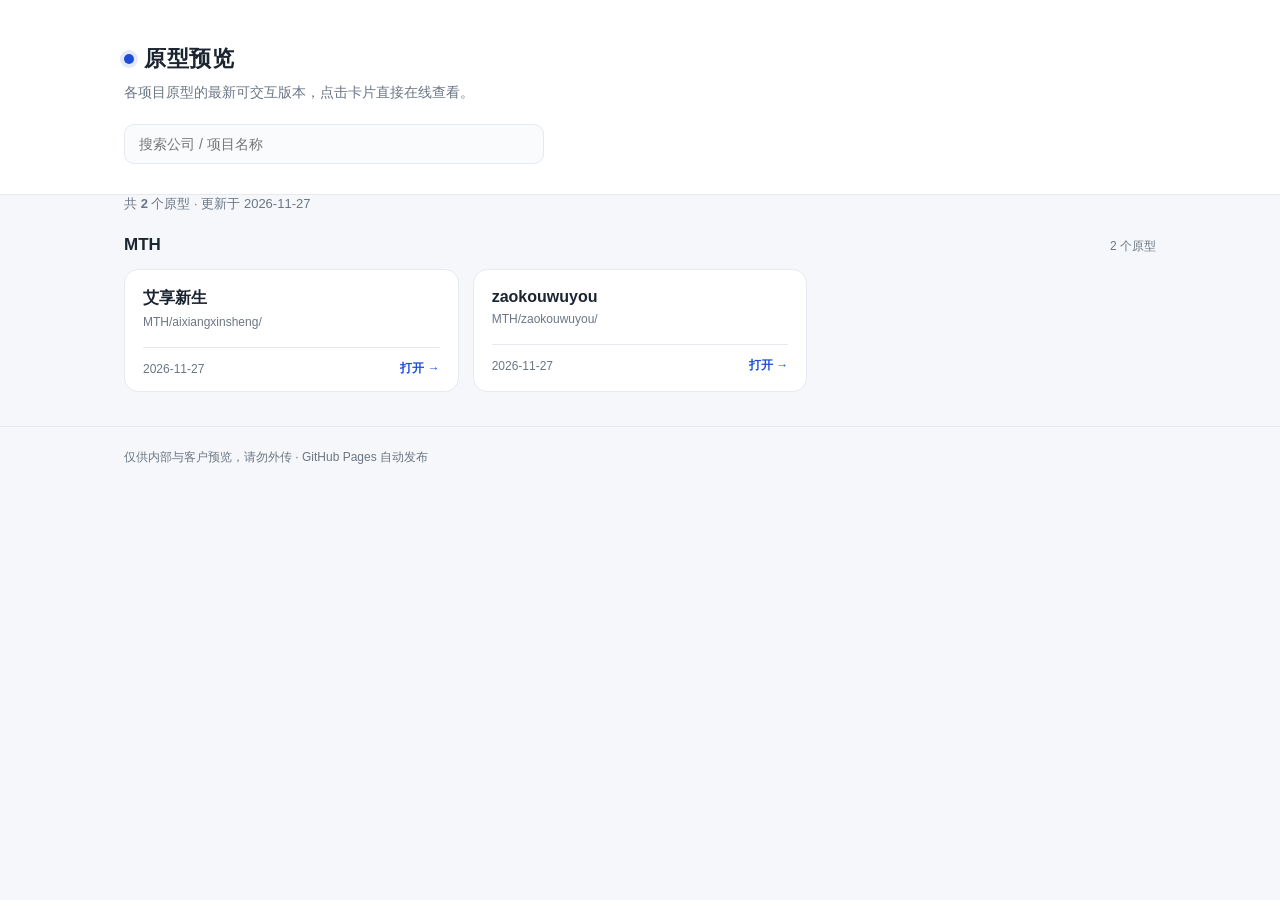
<file: index.html>
<!DOCTYPE html>
<html lang="zh-CN">
<head>
<meta charset="utf-8">
<meta name="viewport" content="width=device-width, initial-scale=1">
<meta name="robots" content="noindex, nofollow">
<title>原型预览 · bigwildleg</title>
<style>
  :root { --ink:#1b2431; --muted:#6b7684; --line:#e6e9ef; --accent:#1d4ed8; --bg:#f5f7fa; }
  * { box-sizing: border-box; }
  body { margin:0; background:var(--bg); color:var(--ink);
         font-family: -apple-system, BlinkMacSystemFont, "Segoe UI", "PingFang SC", "Microsoft YaHei", sans-serif;
         -webkit-font-smoothing: antialiased; }
  .wrap { max-width: 1080px; margin: 0 auto; padding: 0 24px; }
  header { background:#fff; border-bottom:1px solid var(--line); padding:44px 0 30px; }
  .brand { display:flex; align-items:center; gap:10px; font-size:22px; font-weight:700; letter-spacing:.5px; }
  .dot { width:10px; height:10px; border-radius:50%; background:var(--accent); box-shadow:0 0 0 4px rgba(29,78,216,.12); }
  .sub { margin-top:10px; color:var(--muted); font-size:14px; }
  .search { margin-top:22px; width:100%; max-width:420px; padding:11px 14px; font-size:14px;
            border:1px solid var(--line); border-radius:10px; background:#fafbfc; color:var(--ink); outline:none; }
  .search:focus { border-color:var(--accent); background:#fff; box-shadow:0 0 0 3px rgba(29,78,216,.1); }
  main { padding: 30px 0 60px; }
  .meta-line { color:var(--muted); font-size:13px; margin-bottom:22px; }
  .company { margin-bottom: 34px; }
  .company-head { display:flex; align-items:baseline; gap:10px; margin-bottom:14px; }
  .company-head h2 { margin:0; font-size:17px; font-weight:650; }
  .code { font-size:12px; color:var(--muted); background:#eef1f5; padding:2px 8px; border-radius:6px; }
  .count { margin-left:auto; font-size:12px; color:var(--muted); }
  .grid { display:grid; grid-template-columns: repeat(auto-fill, minmax(258px, 1fr)); gap:14px; }
  .card { display:block; background:#fff; border:1px solid var(--line); border-radius:14px;
          padding:18px 18px 14px; text-decoration:none; color:inherit;
          transition: transform .15s ease, box-shadow .15s ease, border-color .15s ease; }
  .card:hover { transform: translateY(-2px); border-color:#cfd8e6; box-shadow:0 10px 24px rgba(20,35,60,.08); }
  .card-title { font-size:16px; font-weight:600; margin-bottom:6px; }
  .card-path { font-size:12px; color:var(--muted); word-break:break-all; }
  .card-foot { display:flex; justify-content:space-between; align-items:center;
               margin-top:18px; padding-top:12px; border-top:1px solid var(--line);
               font-size:12px; color:var(--muted); }
  .go { color:var(--accent); font-weight:600; }
  .empty { text-align:center; color:var(--muted); padding:50px 0; font-size:14px; }
  footer { border-top:1px solid var(--line); padding:22px 0 40px; color:var(--muted); font-size:12px; }
</style>
</head>
<body>
<header>
  <div class="wrap">
    <div class="brand"><span class="dot"></span>原型预览</div>
    <div class="sub">各项目原型的最新可交互版本，点击卡片直接在线查看。</div>
    <input id="q" class="search" type="search" placeholder="搜索公司 / 项目名称" autocomplete="off">
  </div>
</header>
<main class="wrap"><div class="meta-line">共 <strong>2</strong> 个原型 · 更新于 2026-11-27</div><section class="company"><div class="company-head"><h2>MTH</h2><span class="count">2 个原型</span></div><div class="grid"><a class="card" href="MTH/aixiangxinsheng/" data-key="艾享新生 aixiangxinsheng mth mth"><div class="card-title">艾享新生</div><div class="card-path">MTH/aixiangxinsheng/</div><div class="card-foot"><span class="date">2026-11-27</span><span class="go">打开 →</span></div></a><a class="card" href="MTH/zaokouwuyou/" data-key="zaokouwuyou zaokouwuyou mth mth"><div class="card-title">zaokouwuyou</div><div class="card-path">MTH/zaokouwuyou/</div><div class="card-foot"><span class="date">2026-11-27</span><span class="go">打开 →</span></div></a></div></section>  <div id="empty" class="empty" hidden>没有匹配的原型</div>
</main>
<footer>
  <div class="wrap">仅供内部与客户预览，请勿外传 · GitHub Pages 自动发布</div>
</footer>
<script>
  var q = document.getElementById('q');
  function filter() {
    var v = (q.value || '').trim().toLowerCase();
    var visible = 0;
    document.querySelectorAll('.card').forEach(function (c) {
      var hit = !v || (c.getAttribute('data-key') || '').indexOf(v) > -1;
      c.style.display = hit ? '' : 'none';
      if (hit) visible++;
    });
    document.querySelectorAll('.company').forEach(function (s) {
      var shown = s.querySelectorAll('.card:not([style*="none"])').length;
      s.style.display = shown ? '' : 'none';
    });
    document.getElementById('empty').hidden = visible > 0;
  }
  q.addEventListener('input', filter);
</script>
</body>
</html>
</file>
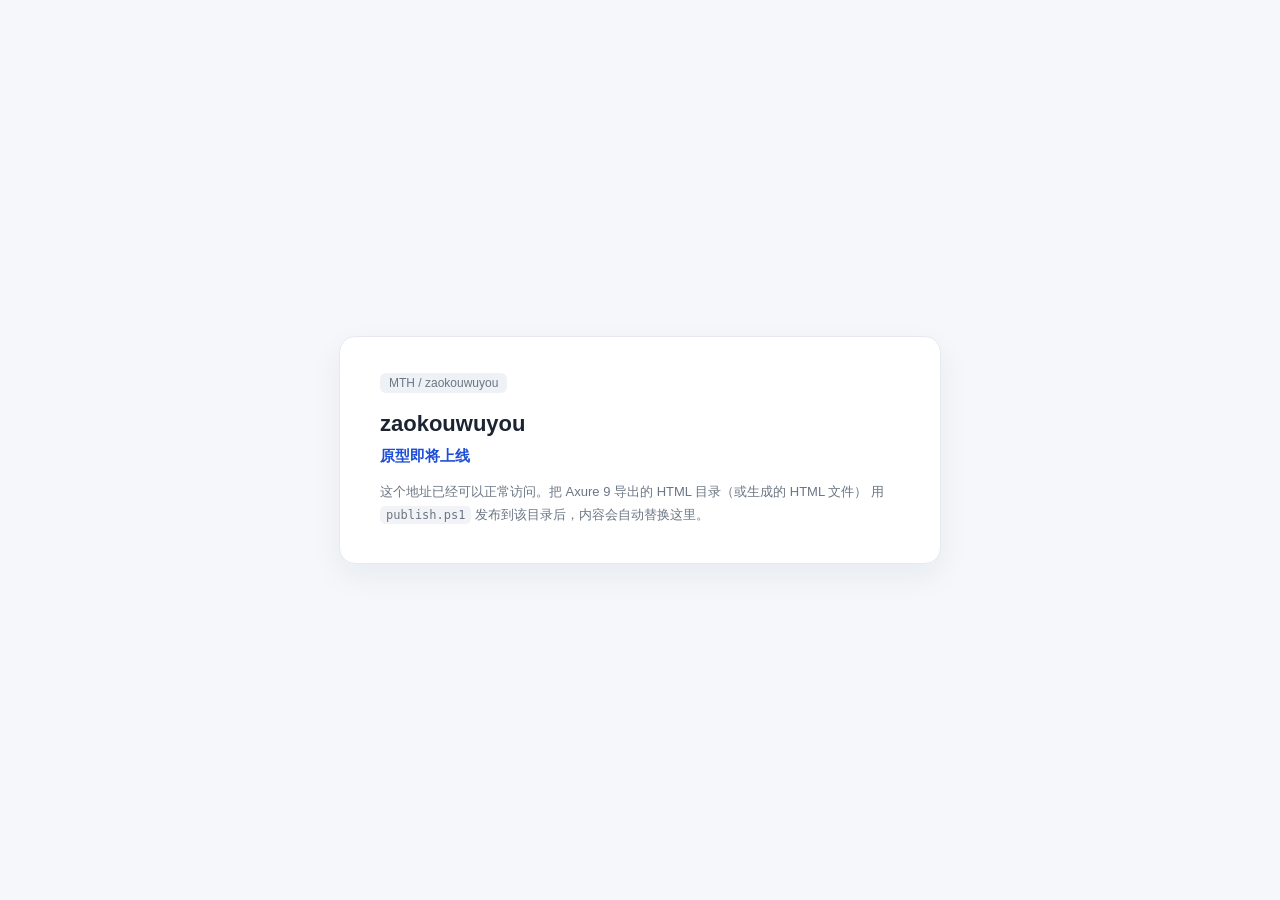
<file: MTH/zaokouwuyou/index.html>
<!DOCTYPE html>
<html lang="zh-CN">
<head>
<meta charset="utf-8">
<meta name="viewport" content="width=device-width, initial-scale=1">
<meta name="robots" content="noindex, nofollow">
<title>zaokouwuyou · 原型待上传</title>
<style>
  body { margin:0; min-height:100vh; display:flex; align-items:center; justify-content:center;
         background:#f5f7fa; color:#1b2431;
         font-family:-apple-system,BlinkMacSystemFont,"Segoe UI","PingFang SC","Microsoft YaHei",sans-serif; }
  .card { background:#fff; border:1px solid #e6e9ef; border-radius:16px; padding:36px 40px;
          max-width:520px; margin:24px; box-shadow:0 12px 32px rgba(20,35,60,.06); }
  .tag { display:inline-block; font-size:12px; color:#6b7684; background:#eef1f5;
         padding:3px 9px; border-radius:6px; margin-bottom:18px; }
  h1 { margin:0 0 10px; font-size:22px; }
  .state { margin:0 0 14px; font-size:15px; color:#1d4ed8; font-weight:600; }
  .hint { margin:0; font-size:13px; line-height:1.8; color:#6b7684; }
  code { background:#f1f3f7; padding:2px 6px; border-radius:5px; font-size:12px; }
</style>
</head>
<body>
  <div class="card">
    <div class="tag">MTH / zaokouwuyou</div>
    <h1>zaokouwuyou</h1>
    <p class="state">原型即将上线</p>
    <p class="hint">
      这个地址已经可以正常访问。把 Axure 9 导出的 HTML 目录（或生成的 HTML 文件）
      用 <code>publish.ps1</code> 发布到该目录后，内容会自动替换这里。
    </p>
  </div>
</body>
</html>
</file>
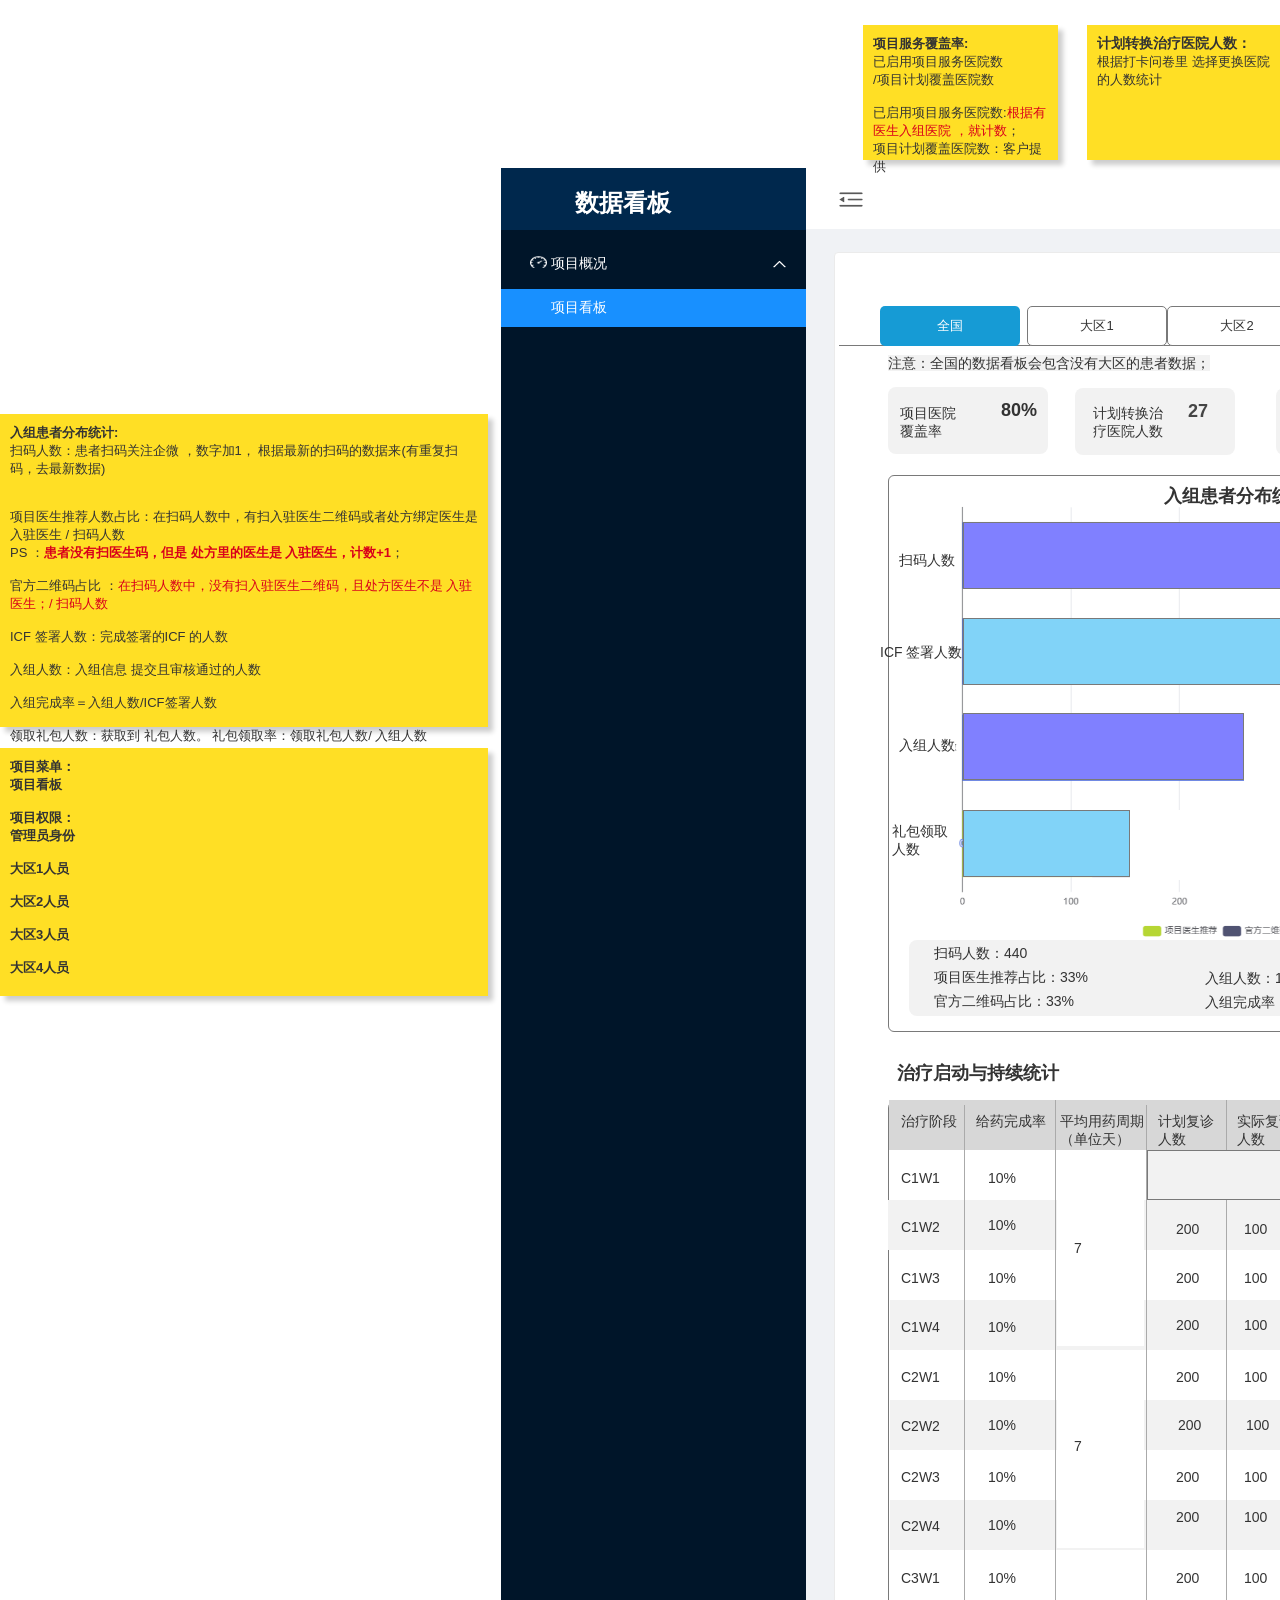
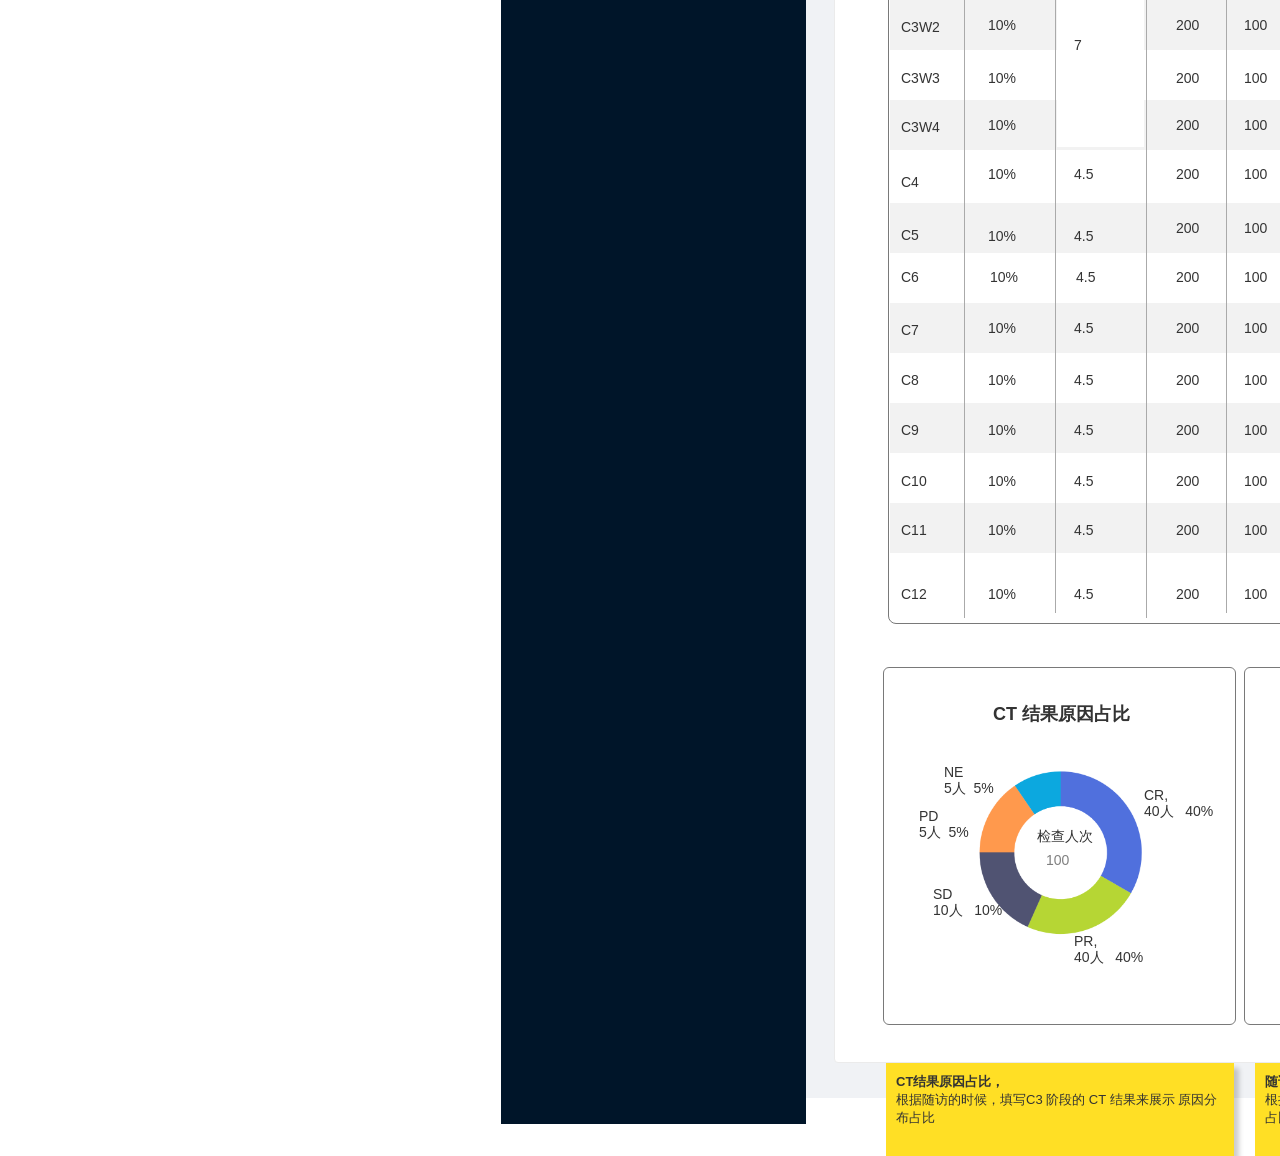
<file: MTH/aixiangxinsheng/企业看板.html>
﻿<!DOCTYPE html>
<html>
  <head>
    <title>企业看板</title>
    <meta http-equiv="X-UA-Compatible" content="IE=edge"/>
    <meta http-equiv="content-type" content="text/html; charset=utf-8"/>
    <link href="resources/css/axure_rp_page.css" type="text/css" rel="stylesheet"/>
    <link href="data/styles.css" type="text/css" rel="stylesheet"/>
    <link href="files/企业看板/styles.css" type="text/css" rel="stylesheet"/>
    <script src="resources/scripts/jquery-3.2.1.min.js"></script>
    <script src="resources/scripts/axure/axQuery.js"></script>
    <script src="resources/scripts/axure/globals.js"></script>
    <script src="resources/scripts/axutils.js"></script>
    <script src="resources/scripts/axure/annotation.js"></script>
    <script src="resources/scripts/axure/axQuery.std.js"></script>
    <script src="resources/scripts/axure/doc.js"></script>
    <script src="resources/scripts/messagecenter.js"></script>
    <script src="resources/scripts/axure/events.js"></script>
    <script src="resources/scripts/axure/recording.js"></script>
    <script src="resources/scripts/axure/action.js"></script>
    <script src="resources/scripts/axure/expr.js"></script>
    <script src="resources/scripts/axure/geometry.js"></script>
    <script src="resources/scripts/axure/flyout.js"></script>
    <script src="resources/scripts/axure/model.js"></script>
    <script src="resources/scripts/axure/repeater.js"></script>
    <script src="resources/scripts/axure/sto.js"></script>
    <script src="resources/scripts/axure/utils.temp.js"></script>
    <script src="resources/scripts/axure/variables.js"></script>
    <script src="resources/scripts/axure/drag.js"></script>
    <script src="resources/scripts/axure/move.js"></script>
    <script src="resources/scripts/axure/visibility.js"></script>
    <script src="resources/scripts/axure/style.js"></script>
    <script src="resources/scripts/axure/adaptive.js"></script>
    <script src="resources/scripts/axure/tree.js"></script>
    <script src="resources/scripts/axure/init.temp.js"></script>
    <script src="resources/scripts/axure/legacy.js"></script>
    <script src="resources/scripts/axure/viewer.js"></script>
    <script src="resources/scripts/axure/math.js"></script>
    <script src="resources/scripts/axure/jquery.nicescroll.min.js"></script>
    <script src="data/document.js"></script>
    <script src="files/企业看板/data.js"></script>
    <script type="text/javascript">
      $axure.utils.getTransparentGifPath = function() { return 'resources/images/transparent.gif'; };
      $axure.utils.getOtherPath = function() { return 'resources/Other.html'; };
      $axure.utils.getReloadPath = function() { return 'resources/reload.html'; };
    </script>
  </head>
  <body>
    <div id="base" class="">

      <!-- Unnamed (组合) -->
      <div id="u1764" class="ax_default" data-left="850" data-top="168" data-width="1717" data-height="2556">

        <!-- Unnamed (组合) -->
        <div id="u1765" class="ax_default" data-left="850" data-top="168" data-width="1717" data-height="2556">

          <!-- Unnamed (矩形) -->
          <div id="u1766" class="ax_default shape">
            <div id="u1766_div" class=""></div>
            <div id="u1766_text" class="text ">
              <p><span style="text-decoration:none;">`</span></p>
            </div>
          </div>

          <!-- Unnamed (矩形) -->
          <div id="u1767" class="ax_default box_1">
            <div id="u1767_div" class=""></div>
            <div id="u1767_text" class="text " style="display:none; visibility: hidden">
              <p></p>
            </div>
          </div>
        </div>

        <!-- Unnamed (组合) -->
        <div id="u1768" class="ax_default" data-left="850" data-top="168" data-width="1716" data-height="159">

          <!-- Unnamed (组合) -->
          <div id="u1769" class="ax_default" data-left="850" data-top="168" data-width="305" data-height="159">

            <!-- Unnamed (矩形) -->
            <div id="u1770" class="ax_default box_1">
              <div id="u1770_div" class=""></div>
              <div id="u1770_text" class="text ">
                <p><span style="text-decoration:none;">z</span></p>
              </div>
            </div>

            <!-- Unnamed (组合) -->
            <div id="u1771" class="ax_default" data-left="850" data-top="230" data-width="305" data-height="97">

              <!-- Unnamed (组合) -->
              <div id="u1772" class="ax_default" data-left="850" data-top="230" data-width="305" data-height="59">

                <!-- Unnamed (矩形) -->
                <div id="u1773" class="ax_default box_2">
                  <div id="u1773_div" class=""></div>
                  <div id="u1773_text" class="text ">
                    <p><span style="text-decoration:none;">项目概况</span></p>
                  </div>
                </div>

                <!-- Unnamed (图片 ) -->
                <div id="u1774" class="ax_default image1">
                  <img id="u1774_img" class="img " src="images/企业看板/u1774.png"/>
                  <div id="u1774_text" class="text " style="display:none; visibility: hidden">
                    <p></p>
                  </div>
                </div>

                <!-- Unnamed (图片 ) -->
                <div id="u1775" class="ax_default image1">
                  <img id="u1775_img" class="img " src="images/企业看板/u1775.png"/>
                  <div id="u1775_text" class="text " style="display:none; visibility: hidden">
                    <p></p>
                  </div>
                </div>
              </div>

              <!-- Unnamed (矩形) -->
              <div id="u1776" class="ax_default box_2">
                <div id="u1776_div" class=""></div>
                <div id="u1776_text" class="text ">
                  <p><span style="text-decoration:none;">二级导航</span></p>
                </div>
              </div>

              <!-- Unnamed (矩形) -->
              <div id="u1777" class="ax_default box_2">
                <div id="u1777_div" class=""></div>
                <div id="u1777_text" class="text ">
                  <p><span style="text-decoration:none;">项目看板</span></p>
                </div>
              </div>
            </div>
          </div>

          <!-- Unnamed (组合) -->
          <div id="u1778" class="ax_default" data-left="1155" data-top="168" data-width="1411" data-height="61">

            <!-- Unnamed (矩形) -->
            <div id="u1779" class="ax_default box_2">
              <div id="u1779_div" class=""></div>
              <div id="u1779_text" class="text " style="display:none; visibility: hidden">
                <p></p>
              </div>
            </div>

            <!-- Unnamed (图片 ) -->
            <div id="u1780" class="ax_default image1">
              <img id="u1780_img" class="img " src="images/企业看板/u1780.png"/>
              <div id="u1780_text" class="text " style="display:none; visibility: hidden">
                <p></p>
              </div>
            </div>

            <!-- Unnamed (组合) -->
            <div id="u1781" class="ax_default" data-left="2420" data-top="189" data-width="102" data-height="22">

              <!-- Unnamed (图片 ) -->
              <div id="u1782" class="ax_default image1">
                <img id="u1782_img" class="img " src="images/企业看板/u1782.jpg"/>
                <div id="u1782_text" class="text " style="display:none; visibility: hidden">
                  <p></p>
                </div>
              </div>

              <!-- Unnamed (矩形) -->
              <div id="u1783" class="ax_default label">
                <div id="u1783_div" class=""></div>
                <div id="u1783_text" class="text ">
                  <p><span style="text-decoration:none;">yang.tao</span></p>
                </div>
              </div>
            </div>

            <!-- Unnamed (图片 ) -->
            <div id="u1784" class="ax_default image1">
              <img id="u1784_img" class="img " src="images/企业看板/u1784.png"/>
              <div id="u1784_text" class="text " style="display:none; visibility: hidden">
                <p></p>
              </div>
            </div>

            <!-- Unnamed (图片 ) -->
            <div id="u1785" class="ax_default image1">
              <img id="u1785_img" class="img " src="images/企业看板/u1785.png"/>
              <div id="u1785_text" class="text " style="display:none; visibility: hidden">
                <p></p>
              </div>
            </div>
          </div>
        </div>

        <!-- Unnamed (组合) -->
        <div id="u1786" class="ax_default" data-left="1183" data-top="252" data-width="1354" data-height="2411">

          <!-- Unnamed (矩形) -->
          <div id="u1787" class="ax_default shape">
            <div id="u1787_div" class=""></div>
            <div id="u1787_text" class="text " style="display:none; visibility: hidden">
              <p></p>
            </div>
          </div>

          <!-- Unnamed (动态面板) -->
          <div id="u1788" class="ax_default">
            <div id="u1788_state0" class="panel_state" data-label="State1" style="">
              <div id="u1788_state0_content" class="panel_state_content">
              </div>
            </div>
          </div>

          <!-- Unnamed (动态面板) -->
          <div id="u1789" class="ax_default">
            <div id="u1789_state0" class="panel_state" data-label="State1" style="">
              <div id="u1789_state0_content" class="panel_state_content">
              </div>
            </div>
          </div>

          <!-- Unnamed (动态面板) -->
          <div id="u1790" class="ax_default">
            <div id="u1790_state0" class="panel_state" data-label="State1" style="">
              <div id="u1790_state0_content" class="panel_state_content">
              </div>
            </div>
          </div>

          <!-- Unnamed (动态面板) -->
          <div id="u1791" class="ax_default">
            <div id="u1791_state0" class="panel_state" data-label="State1" style="">
              <div id="u1791_state0_content" class="panel_state_content">
              </div>
            </div>
          </div>
        </div>
      </div>

      <!-- Unnamed (矩形) -->
      <div id="u1792" class="ax_default _二级标题">
        <div id="u1792_div" class=""></div>
        <div id="u1792_text" class="text ">
          <p><span style="text-decoration:none;">数据看板</span></p>
        </div>
      </div>

      <!-- Unnamed (矩形) -->
      <div id="u1793" class="ax_default box_2">
        <div id="u1793_div" class=""></div>
        <div id="u1793_text" class="text " style="display:none; visibility: hidden">
          <p></p>
        </div>
      </div>

      <!-- Unnamed (矩形) -->
      <div id="u1794" class="ax_default label">
        <div id="u1794_div" class=""></div>
        <div id="u1794_text" class="text ">
          <p><span style="text-decoration:none;">项目医院</span></p><p><span style="text-decoration:none;">覆盖率</span></p>
        </div>
      </div>

      <!-- Unnamed (矩形) -->
      <div id="u1795" class="ax_default label">
        <div id="u1795_div" class=""></div>
        <div id="u1795_text" class="text ">
          <p><span style="text-decoration:none;">80%</span></p>
        </div>
      </div>

      <!-- Unnamed (矩形) -->
      <div id="u1796" class="ax_default box_1">
        <div id="u1796_div" class=""></div>
        <div id="u1796_text" class="text " style="display:none; visibility: hidden">
          <p></p>
        </div>
      </div>

      <!-- Unnamed (图片 ) -->
      <div id="u1797" class="ax_default _图片_">
        <img id="u1797_img" class="img " src="images/企业看板/u1797.png"/>
        <div id="u1797_text" class="text " style="display:none; visibility: hidden">
          <p></p>
        </div>
      </div>

      <!-- Unnamed (矩形) -->
      <div id="u1798" class="ax_default label">
        <div id="u1798_div" class=""></div>
        <div id="u1798_text" class="text ">
          <p><span style="text-decoration:none;">达到权益申请节点人数</span></p>
        </div>
      </div>

      <!-- Unnamed (矩形) -->
      <div id="u1799" class="ax_default label">
        <div id="u1799_div" class=""></div>
        <div id="u1799_text" class="text ">
          <p><span style="text-decoration:none;">100人</span></p>
        </div>
      </div>

      <!-- Unnamed (矩形) -->
      <div id="u1800" class="ax_default label">
        <div id="u1800_div" class=""></div>
        <div id="u1800_text" class="text ">
          <p><span style="text-decoration:none;">完整材料提交人数</span></p>
        </div>
      </div>

      <!-- Unnamed (矩形) -->
      <div id="u1801" class="ax_default label">
        <div id="u1801_div" class=""></div>
        <div id="u1801_text" class="text ">
          <p><span style="text-decoration:none;">80人</span></p>
        </div>
      </div>

      <!-- Unnamed (矩形) -->
      <div id="u1802" class="ax_default label">
        <div id="u1802_div" class=""></div>
        <div id="u1802_text" class="text ">
          <p><span style="text-decoration:none;">审核通过人数</span></p>
        </div>
      </div>

      <!-- Unnamed (矩形) -->
      <div id="u1803" class="ax_default label">
        <div id="u1803_div" class=""></div>
        <div id="u1803_text" class="text ">
          <p><span style="text-decoration:none;">60人</span></p>
        </div>
      </div>

      <!-- Unnamed (矩形) -->
      <div id="u1804" class="ax_default label">
        <div id="u1804_div" class=""></div>
        <div id="u1804_text" class="text ">
          <p><span style="text-decoration:none;">完成支付人数</span></p>
        </div>
      </div>

      <!-- Unnamed (矩形) -->
      <div id="u1805" class="ax_default label">
        <div id="u1805_div" class=""></div>
        <div id="u1805_text" class="text ">
          <p><span style="text-decoration:none;">40人</span></p>
        </div>
      </div>

      <!-- Unnamed (矩形) -->
      <div id="u1806" class="ax_default box_1">
        <div id="u1806_div" class=""></div>
        <div id="u1806_text" class="text " style="display:none; visibility: hidden">
          <p></p>
        </div>
      </div>

      <!-- Unnamed (矩形) -->
      <div id="u1807" class="ax_default box_2">
        <div id="u1807_div" class=""></div>
        <div id="u1807_text" class="text " style="display:none; visibility: hidden">
          <p></p>
        </div>
      </div>

      <!-- Unnamed (矩形) -->
      <div id="u1808" class="ax_default label">
        <div id="u1808_div" class=""></div>
        <div id="u1808_text" class="text ">
          <p><span style="text-decoration:none;">C1爬坡期完成率</span></p>
        </div>
      </div>

      <!-- Unnamed (矩形) -->
      <div id="u1809" class="ax_default label">
        <div id="u1809_div" class=""></div>
        <div id="u1809_text" class="text ">
          <p><span style="text-decoration:none;">80%</span></p>
        </div>
      </div>

      <!-- Unnamed (矩形) -->
      <div id="u1810" class="ax_default label">
        <div id="u1810_div" class=""></div>
        <div id="u1810_text" class="text ">
          <p><span style="text-decoration:none;">8/10</span></p>
        </div>
      </div>

      <!-- Unnamed (矩形) -->
      <div id="u1811" class="ax_default box_2">
        <div id="u1811_div" class=""></div>
        <div id="u1811_text" class="text " style="display:none; visibility: hidden">
          <p></p>
        </div>
      </div>

      <!-- Unnamed (矩形) -->
      <div id="u1812" class="ax_default label">
        <div id="u1812_div" class=""></div>
        <div id="u1812_text" class="text ">
          <p><span style="text-decoration:none;">重新爬坡患者数</span></p>
        </div>
      </div>

      <!-- Unnamed (矩形) -->
      <div id="u1813" class="ax_default label">
        <div id="u1813_div" class=""></div>
        <div id="u1813_text" class="text ">
          <p><span style="text-decoration:none;">27人</span></p>
        </div>
      </div>

      <!-- Unnamed (矩形) -->
      <div id="u1814" class="ax_default box_1">
        <div id="u1814_div" class=""></div>
        <div id="u1814_text" class="text " style="display:none; visibility: hidden">
          <p></p>
        </div>
      </div>

      <!-- Unnamed (图片 ) -->
      <div id="u1815" class="ax_default _图片_">
        <img id="u1815_img" class="img " src="images/企业看板/u1815.png"/>
        <div id="u1815_text" class="text " style="display:none; visibility: hidden">
          <p></p>
        </div>
      </div>

      <!-- Unnamed (矩形) -->
      <div id="u1816" class="ax_default _三级标题">
        <div id="u1816_div" class=""></div>
        <div id="u1816_text" class="text ">
          <p><span style="text-decoration:none;">权益执行情况</span></p>
        </div>
      </div>

      <!-- Unnamed (矩形) -->
      <div id="u1817" class="ax_default label">
        <div id="u1817_div" class=""></div>
        <div id="u1817_text" class="text ">
          <p><span style="text-decoration:none;">CR,</span></p><p><span style="text-decoration:none;">40人&nbsp;&nbsp; 40%</span></p>
        </div>
      </div>

      <!-- Unnamed (矩形) -->
      <div id="u1818" class="ax_default label">
        <div id="u1818_div" class=""></div>
        <div id="u1818_text" class="text ">
          <p><span style="text-decoration:none;">检查人次</span></p>
        </div>
      </div>

      <!-- Unnamed (矩形) -->
      <div id="u1819" class="ax_default label">
        <div id="u1819_div" class=""></div>
        <div id="u1819_text" class="text ">
          <p><span style="text-decoration:none;">100</span></p>
        </div>
      </div>

      <!-- Unnamed (矩形) -->
      <div id="u1820" class="ax_default label">
        <div id="u1820_div" class=""></div>
        <div id="u1820_text" class="text ">
          <p><span style="text-decoration:none;">PR,</span></p><p><span style="text-decoration:none;">40人&nbsp;&nbsp; 40%</span></p>
        </div>
      </div>

      <!-- Unnamed (矩形) -->
      <div id="u1821" class="ax_default label">
        <div id="u1821_div" class=""></div>
        <div id="u1821_text" class="text ">
          <p><span style="text-decoration:none;">SD</span></p><p><span style="text-decoration:none;">10人&nbsp;&nbsp; 10%</span></p>
        </div>
      </div>

      <!-- Unnamed (矩形) -->
      <div id="u1822" class="ax_default label">
        <div id="u1822_div" class=""></div>
        <div id="u1822_text" class="text ">
          <p><span style="text-decoration:none;">PD</span></p><p><span style="text-decoration:none;">5人&nbsp; 5%</span></p>
        </div>
      </div>

      <!-- Unnamed (矩形) -->
      <div id="u1823" class="ax_default label">
        <div id="u1823_div" class=""></div>
        <div id="u1823_text" class="text ">
          <p><span style="text-decoration:none;">NE</span></p><p><span style="text-decoration:none;">5人&nbsp; 5%</span></p>
        </div>
      </div>

      <!-- Unnamed (矩形) -->
      <div id="u1824" class="ax_default box_1">
        <div id="u1824_div" class=""></div>
        <div id="u1824_text" class="text " style="display:none; visibility: hidden">
          <p></p>
        </div>
      </div>

      <!-- Unnamed (图片 ) -->
      <div id="u1825" class="ax_default _图片_">
        <img id="u1825_img" class="img " src="images/企业看板/u1815.png"/>
        <div id="u1825_text" class="text " style="display:none; visibility: hidden">
          <p></p>
        </div>
      </div>

      <!-- Unnamed (矩形) -->
      <div id="u1826" class="ax_default _三级标题">
        <div id="u1826_div" class=""></div>
        <div id="u1826_text" class="text ">
          <p><span style="text-decoration:none;">用药延迟原因占比</span></p>
        </div>
      </div>

      <!-- Unnamed (矩形) -->
      <div id="u1827" class="ax_default label">
        <div id="u1827_div" class=""></div>
        <div id="u1827_text" class="text ">
          <p><span style="text-decoration:none;">医院转换</span></p><p><span style="text-decoration:none;">40人&nbsp;&nbsp; 40%</span></p>
        </div>
      </div>

      <!-- Unnamed (矩形) -->
      <div id="u1828" class="ax_default label">
        <div id="u1828_div" class=""></div>
        <div id="u1828_text" class="text ">
          <p><span style="text-decoration:none;">延迟用药人数</span></p>
        </div>
      </div>

      <!-- Unnamed (矩形) -->
      <div id="u1829" class="ax_default label">
        <div id="u1829_div" class=""></div>
        <div id="u1829_text" class="text ">
          <p><span style="text-decoration:none;">100</span></p>
        </div>
      </div>

      <!-- Unnamed (矩形) -->
      <div id="u1830" class="ax_default label">
        <div id="u1830_div" class=""></div>
        <div id="u1830_text" class="text ">
          <p><span style="text-decoration:none;">经济原因</span></p><p><span style="text-decoration:none;">40人&nbsp;&nbsp; 40%</span></p>
        </div>
      </div>

      <!-- Unnamed (矩形) -->
      <div id="u1831" class="ax_default label">
        <div id="u1831_div" class=""></div>
        <div id="u1831_text" class="text ">
          <p><span style="text-decoration:none;">患者原因</span></p><p><span style="text-decoration:none;">10人&nbsp;&nbsp; 10%</span></p>
        </div>
      </div>

      <!-- Unnamed (矩形) -->
      <div id="u1832" class="ax_default label">
        <div id="u1832_div" class=""></div>
        <div id="u1832_text" class="text ">
          <p><span style="text-decoration:none;">医疗机构安排</span></p><p><span style="text-decoration:none;">5人&nbsp; 5%</span></p>
        </div>
      </div>

      <!-- Unnamed (矩形) -->
      <div id="u1833" class="ax_default label">
        <div id="u1833_div" class=""></div>
        <div id="u1833_text" class="text ">
          <p><span style="text-decoration:none;">医生调整</span></p><p><span style="text-decoration:none;">5人&nbsp; 5%</span></p>
        </div>
      </div>

      <!-- Unnamed (矩形) -->
      <div id="u1834" class="ax_default label">
        <div id="u1834_div" class=""></div>
        <div id="u1834_text" class="text ">
          <p><span style="text-decoration:none;">延迟用药率：20%</span></p>
        </div>
      </div>

      <!-- Unnamed (矩形) -->
      <div id="u1835" class="ax_default label">
        <div id="u1835_div" class=""></div>
        <div id="u1835_text" class="text ">
          <p><span style="text-decoration:none;">延迟用药人数：100</span></p>
        </div>
      </div>

      <!-- Unnamed (组合) -->
      <div id="u1836" class="ax_default" data-left="1593" data-top="2267" data-width="353" data-height="358">

        <!-- Unnamed (矩形) -->
        <div id="u1837" class="ax_default box_1">
          <div id="u1837_div" class=""></div>
          <div id="u1837_text" class="text " style="display:none; visibility: hidden">
            <p></p>
          </div>
        </div>

        <!-- Unnamed (图片 ) -->
        <div id="u1838" class="ax_default _图片_">
          <img id="u1838_img" class="img " src="images/企业看板/u1838.png"/>
          <div id="u1838_text" class="text " style="display:none; visibility: hidden">
            <p></p>
          </div>
        </div>

        <!-- Unnamed (矩形) -->
        <div id="u1839" class="ax_default label">
          <div id="u1839_div" class=""></div>
          <div id="u1839_text" class="text ">
            <p><span style="text-decoration:none;">总人数</span></p>
          </div>
        </div>

        <!-- Unnamed (矩形) -->
        <div id="u1840" class="ax_default label">
          <div id="u1840_div" class=""></div>
          <div id="u1840_text" class="text ">
            <p><span style="text-decoration:none;">100</span></p>
          </div>
        </div>

        <!-- Unnamed (矩形) -->
        <div id="u1841" class="ax_default label">
          <div id="u1841_div" class=""></div>
          <div id="u1841_text" class="text ">
            <p><span style="text-decoration:none;">无法联系</span></p><p><span style="text-decoration:none;">40人&nbsp;&nbsp; 40%</span></p>
          </div>
        </div>

        <!-- Unnamed (矩形) -->
        <div id="u1842" class="ax_default label">
          <div id="u1842_div" class=""></div>
          <div id="u1842_text" class="text ">
            <p><span style="text-decoration:none;">其他/未知</span></p><p><span style="text-decoration:none;">40人&nbsp;&nbsp; 40%</span></p>
          </div>
        </div>

        <!-- Unnamed (矩形) -->
        <div id="u1843" class="ax_default label">
          <div id="u1843_div" class=""></div>
          <div id="u1843_text" class="text ">
            <p><span style="text-decoration:none;">主动退出服务</span></p><p><span style="text-decoration:none;">20人&nbsp;&nbsp; 20%</span></p>
          </div>
        </div>

        <!-- Unnamed (矩形) -->
        <div id="u1844" class="ax_default _三级标题">
          <div id="u1844_div" class=""></div>
          <div id="u1844_text" class="text ">
            <p><span style="text-decoration:none;">随访脱落原因占比</span></p>
          </div>
        </div>
      </div>

      <!-- Unnamed (矩形) -->
      <div id="u1845" class="ax_default label">
        <div id="u1845_div" class=""></div>
        <div id="u1845_text" class="text ">
          <p><span style="text-decoration:none;">项目随访脱落人数：100</span></p>
        </div>
      </div>

      <!-- Unnamed (矩形) -->
      <div id="u1846" class="ax_default box_1">
        <div id="u1846_div" class=""></div>
        <div id="u1846_text" class="text " style="display:none; visibility: hidden">
          <p></p>
        </div>
      </div>

      <!-- Unnamed (图片 ) -->
      <div id="u1847" class="ax_default _图片_">
        <img id="u1847_img" class="img " src="images/企业看板/u1815.png"/>
        <div id="u1847_text" class="text " style="display:none; visibility: hidden">
          <p></p>
        </div>
      </div>

      <!-- Unnamed (矩形) -->
      <div id="u1848" class="ax_default _三级标题">
        <div id="u1848_div" class=""></div>
        <div id="u1848_text" class="text ">
          <p><span style="text-decoration:none;">治疗停止原因占比</span></p>
        </div>
      </div>

      <!-- Unnamed (矩形) -->
      <div id="u1849" class="ax_default label">
        <div id="u1849_div" class=""></div>
        <div id="u1849_text" class="text ">
          <p><span style="text-decoration:none;">其他/未知</span></p><p><span style="text-decoration:none;">40人&nbsp;&nbsp; 40%</span></p>
        </div>
      </div>

      <!-- Unnamed (矩形) -->
      <div id="u1850" class="ax_default label">
        <div id="u1850_div" class=""></div>
        <div id="u1850_text" class="text ">
          <p><span style="text-decoration:none;">延迟用药人数</span></p>
        </div>
      </div>

      <!-- Unnamed (矩形) -->
      <div id="u1851" class="ax_default label">
        <div id="u1851_div" class=""></div>
        <div id="u1851_text" class="text ">
          <p><span style="text-decoration:none;">100</span></p>
        </div>
      </div>

      <!-- Unnamed (矩形) -->
      <div id="u1852" class="ax_default label">
        <div id="u1852_div" class=""></div>
        <div id="u1852_text" class="text ">
          <p><span style="text-decoration:none;">AE相关</span></p><p><span style="text-decoration:none;">40人&nbsp;&nbsp; 40%</span></p>
        </div>
      </div>

      <!-- Unnamed (矩形) -->
      <div id="u1853" class="ax_default label">
        <div id="u1853_div" class=""></div>
        <div id="u1853_text" class="text ">
          <p><span style="text-decoration:none;">经济原因</span></p><p><span style="text-decoration:none;">10人&nbsp;&nbsp; 10%</span></p>
        </div>
      </div>

      <!-- Unnamed (矩形) -->
      <div id="u1854" class="ax_default label">
        <div id="u1854_div" class=""></div>
        <div id="u1854_text" class="text ">
          <p><span style="text-decoration:none;">患者自行停止</span></p><p><span style="text-decoration:none;">5人&nbsp; 5%</span></p>
        </div>
      </div>

      <!-- Unnamed (矩形) -->
      <div id="u1855" class="ax_default label">
        <div id="u1855_div" class=""></div>
        <div id="u1855_text" class="text ">
          <p><span style="text-decoration:none;">医生决定调整/停止</span></p><p><span style="text-decoration:none;">5人&nbsp; 5%</span></p>
        </div>
      </div>

      <!-- Unnamed (矩形) -->
      <div id="u1856" class="ax_default label">
        <div id="u1856_div" class=""></div>
        <div id="u1856_text" class="text ">
          <p><span style="text-decoration:none;">治疗停止率：20%</span></p>
        </div>
      </div>

      <!-- Unnamed (矩形) -->
      <div id="u1857" class="ax_default label">
        <div id="u1857_div" class=""></div>
        <div id="u1857_text" class="text ">
          <p><span style="text-decoration:none;">治疗停止人数：100</span></p>
        </div>
      </div>

      <!-- Unnamed (矩形) -->
      <div id="u1858" class="ax_default label">
        <div id="u1858_div" class=""></div>
        <div id="u1858_text" class="text ">
          <p><span style="text-decoration:none;">时间回溯：</span></p>
        </div>
      </div>

      <!-- Unnamed (下拉列表) -->
      <div id="u1859" class="ax_default droplist">
        <div id="u1859_div" class=""></div>
        <select id="u1859_input" class="u1859_input">
          <option class="u1859_input_option" value="2026/09/28-2026/10/04">2026/09/28-2026/10/04</option>
          <option class="u1859_input_option" value="2026/09/21-2026/09/27">2026/09/21-2026/09/27</option>
        </select>
      </div>

      <!-- Unnamed (矩形) -->
      <div id="u1860" class="ax_default sticky_1">
        <div id="u1860_div" class=""></div>
        <div id="u1860_text" class="text ">
          <p><span style="text-decoration:none;">支持每周末 零点进行数据快照</span></p><p><span style="text-decoration:none;">看板 每周更新数据；</span></p><p><span style="text-decoration:none;"><br></span></p><p><span style="text-decoration:none;">鼠标悬浮的时候 根据上周的数据 显示 变化量</span></p>
        </div>
      </div>

      <!-- Unnamed (矩形) -->
      <div id="u1861" class="ax_default box_2">
        <div id="u1861_div" class=""></div>
        <div id="u1861_text" class="text " style="display:none; visibility: hidden">
          <p></p>
        </div>
      </div>

      <!-- Unnamed (矩形) -->
      <div id="u1862" class="ax_default label">
        <div id="u1862_div" class=""></div>
        <div id="u1862_text" class="text " style="display:none; visibility: hidden">
          <p></p>
        </div>
      </div>

      <!-- Unnamed (矩形) -->
      <div id="u1863" class="ax_default label">
        <div id="u1863_div" class=""></div>
        <div id="u1863_text" class="text ">
          <p><span style="text-decoration:none;">27</span></p>
        </div>
      </div>

      <!-- Unnamed (矩形) -->
      <div id="u1864" class="ax_default label">
        <div id="u1864_div" class=""></div>
        <div id="u1864_text" class="text ">
          <p><span style="text-decoration:none;">计划转换治疗医院人数</span></p>
        </div>
      </div>

      <!-- Unnamed (矩形) -->
      <div id="u1865" class="ax_default sticky_1">
        <div id="u1865_div" class=""></div>
        <div id="u1865_text" class="text ">
          <p style="font-size:14px;"><span style="font-family:'Arial Negreta', 'Arial Normal', 'Arial';font-weight:700;text-decoration:none;">计划转换治疗医院人数：</span></p><p style="font-size:13px;"><span style="font-family:'Arial Normal', 'Arial';font-weight:400;text-decoration:none;">根据打卡问卷里 选择更换医院的人数统计</span></p>
        </div>
      </div>

      <!-- Unnamed (矩形) -->
      <div id="u1866" class="ax_default sticky_1">
        <div id="u1866_div" class=""></div>
        <div id="u1866_text" class="text ">
          <p><span style="font-family:'Arial Negreta', 'Arial Normal', 'Arial';font-weight:700;text-decoration:none;">项目服务覆盖率:</span></p><p><span style="font-family:'Arial Normal', 'Arial';font-weight:400;text-decoration:none;">已启用项目服务医院数</span></p><p><span style="font-family:'Arial Normal', 'Arial';font-weight:400;text-decoration:none;">/项目计划覆盖医院数</span></p><p><span style="font-family:'Arial Normal', 'Arial';font-weight:400;text-decoration:none;"><br></span></p><p><span style="font-family:'Arial Normal', 'Arial';font-weight:400;text-decoration:none;">已启用项目服务医院数:</span><span style="font-family:'Arial Normal', 'Arial';font-weight:400;text-decoration:none;color:#D9001B;">根据有医生入组医院 ，就计数</span><span style="font-family:'Arial Normal', 'Arial';font-weight:400;text-decoration:none;">；</span></p><p><span style="font-family:'Arial Normal', 'Arial';font-weight:400;text-decoration:none;">项目计划覆盖医院数：客户提供</span></p>
        </div>
      </div>

      <!-- Unnamed (矩形) -->
      <div id="u1867" class="ax_default box_1">
        <div id="u1867_div" class=""></div>
        <div id="u1867_text" class="text " style="display:none; visibility: hidden">
          <p></p>
        </div>
      </div>

      <!-- Unnamed (图片 ) -->
      <div id="u1868" class="ax_default _图片_">
        <img id="u1868_img" class="img " src="images/企业看板/u1868.png"/>
        <div id="u1868_text" class="text " style="display:none; visibility: hidden">
          <p></p>
        </div>
      </div>

      <!-- Unnamed (矩形) -->
      <div id="u1869" class="ax_default box_2">
        <div id="u1869_div" class=""></div>
        <div id="u1869_text" class="text " style="display:none; visibility: hidden">
          <p></p>
        </div>
      </div>

      <!-- Unnamed (矩形) -->
      <div id="u1870" class="ax_default label">
        <div id="u1870_div" class=""></div>
        <div id="u1870_text" class="text ">
          <p><span style="text-decoration:none;">扫码人数：440</span></p>
        </div>
      </div>

      <!-- Unnamed (矩形) -->
      <div id="u1871" class="ax_default _三级标题">
        <div id="u1871_div" class=""></div>
        <div id="u1871_text" class="text ">
          <p><span style="text-decoration:none;">入组患者分布统计</span></p>
        </div>
      </div>

      <!-- Unnamed (矩形) -->
      <div id="u1872" class="ax_default label">
        <div id="u1872_div" class=""></div>
        <div id="u1872_text" class="text ">
          <p><span style="text-decoration:none;">项目医生推荐占比：33%</span></p>
        </div>
      </div>

      <!-- Unnamed (矩形) -->
      <div id="u1873" class="ax_default label">
        <div id="u1873_div" class=""></div>
        <div id="u1873_text" class="text ">
          <p><span style="text-decoration:none;">官方二维码占比：33%</span></p>
        </div>
      </div>

      <!-- Unnamed (矩形) -->
      <div id="u1874" class="ax_default label">
        <div id="u1874_div" class=""></div>
        <div id="u1874_text" class="text ">
          <p><span style="text-decoration:none;">入组人数：134</span></p>
        </div>
      </div>

      <!-- Unnamed (矩形) -->
      <div id="u1875" class="ax_default label">
        <div id="u1875_div" class=""></div>
        <div id="u1875_text" class="text ">
          <p><span style="text-decoration:none;">入组完成率：45%</span></p>
        </div>
      </div>

      <!-- Unnamed (矩形) -->
      <div id="u1876" class="ax_default sticky_1">
        <div id="u1876_div" class=""></div>
        <div id="u1876_text" class="text ">
          <p><span style="font-family:'Arial Negreta', 'Arial Normal', 'Arial';font-weight:700;text-decoration:none;">入组患者分布统计:</span></p><p><span style="font-family:'Arial Normal', 'Arial';font-weight:400;text-decoration:none;">扫码人数：患者扫码关注企微 ，数字加1， 根据最新的扫码的数据来(有重复扫码，去最新数据)</span></p><p><span style="font-family:'Arial Normal', 'Arial';font-weight:400;text-decoration:none;"><br></span></p><p><span style="font-family:'Arial Normal', 'Arial';font-weight:400;text-decoration:none;"><br></span></p><p><span style="font-family:'Arial Normal', 'Arial';font-weight:400;text-decoration:none;">项目医生推荐人数占比：在扫码人数中，有扫入驻医生二维码或者处方绑定医生是入驻医生 / 扫码人数</span></p><p><span style="font-family:'Arial Normal', 'Arial';font-weight:400;text-decoration:none;">PS ：</span><span style="font-family:'Arial Negreta', 'Arial Normal', 'Arial';font-weight:700;text-decoration:none;color:#D9001B;">患者没有扫医生码，但是 处方里的医生是 入驻医生，计数+1</span><span style="font-family:'Arial Normal', 'Arial';font-weight:400;text-decoration:none;">；</span></p><p><span style="font-family:'Arial Normal', 'Arial';font-weight:400;text-decoration:none;"><br></span></p><p><span style="font-family:'Arial Normal', 'Arial';font-weight:400;text-decoration:none;">官方二维码占比 ：</span><span style="font-family:'Arial Normal', 'Arial';font-weight:400;text-decoration:none;color:#D9001B;">在扫码人数中，没有扫入驻医生二维码，且处方医生不是 入驻医生；/ 扫码人数</span></p><p><span style="font-family:'Arial Normal', 'Arial';font-weight:400;text-decoration:none;color:#D9001B;"><br></span></p><p><span style="font-family:'Arial Normal', 'Arial';font-weight:400;text-decoration:none;">ICF 签署人数：完成签署的ICF 的人数</span></p><p><span style="font-family:'Arial Normal', 'Arial';font-weight:400;text-decoration:none;"><br></span></p><p><span style="font-family:'Arial Normal', 'Arial';font-weight:400;text-decoration:none;">入组人数：入组信息 提交且审核通过的人数</span></p><p><span style="font-family:'Arial Normal', 'Arial';font-weight:400;text-decoration:none;"><br></span></p><p><span style="font-family:'Arial Normal', 'Arial';font-weight:400;text-decoration:none;">入组完成率＝入组人数/ICF签署人数</span></p><p><span style="font-family:'Arial Normal', 'Arial';font-weight:400;text-decoration:none;"><br></span></p><p><span style="font-family:'Arial Normal', 'Arial';font-weight:400;text-decoration:none;">领取礼包人数：获取到 礼包人数。 礼包领取率：领取礼包人数/ 入组人数</span></p><p><span style="font-family:'Arial Normal', 'Arial';font-weight:400;text-decoration:none;"><br></span></p><p><span style="font-family:'Arial Normal', 'Arial';font-weight:400;text-decoration:none;"><br></span></p>
        </div>
      </div>

      <!-- Unnamed (矩形) -->
      <div id="u1877" class="ax_default box_2">
        <div id="u1877_div" class=""></div>
        <div id="u1877_text" class="text " style="display:none; visibility: hidden">
          <p></p>
        </div>
      </div>

      <!-- Unnamed (矩形) -->
      <div id="u1878" class="ax_default label">
        <div id="u1878_div" class=""></div>
        <div id="u1878_text" class="text ">
          <p><span style="text-decoration:none;">达到权益申请节点人数：100</span></p>
        </div>
      </div>

      <!-- Unnamed (矩形) -->
      <div id="u1879" class="ax_default label">
        <div id="u1879_div" class=""></div>
        <div id="u1879_text" class="text ">
          <p><span style="text-decoration:none;">完整材料提交人数：80</span></p>
        </div>
      </div>

      <!-- Unnamed (矩形) -->
      <div id="u1880" class="ax_default label">
        <div id="u1880_div" class=""></div>
        <div id="u1880_text" class="text ">
          <p><span style="text-decoration:none;">审核通过人数：60</span></p>
        </div>
      </div>

      <!-- Unnamed (矩形) -->
      <div id="u1881" class="ax_default label">
        <div id="u1881_div" class=""></div>
        <div id="u1881_text" class="text ">
          <p><span style="text-decoration:none;">完成支付人数:40</span></p>
        </div>
      </div>

      <!-- Unnamed (矩形) -->
      <div id="u1882" class="ax_default label">
        <div id="u1882_div" class=""></div>
        <div id="u1882_text" class="text ">
          <p><span style="text-decoration:none;">通过率：60%</span></p>
        </div>
      </div>

      <!-- Unnamed (矩形) -->
      <div id="u1883" class="ax_default label">
        <div id="u1883_div" class=""></div>
        <div id="u1883_text" class="text ">
          <p><span style="text-decoration:none;">支付率：40%</span></p>
        </div>
      </div>

      <!-- Unnamed (矩形) -->
      <div id="u1884" class="ax_default label">
        <div id="u1884_div" class=""></div>
        <div id="u1884_text" class="text ">
          <p><span style="text-decoration:none;">平均审核时长:1day</span></p>
        </div>
      </div>

      <!-- Unnamed (矩形) -->
      <div id="u1885" class="ax_default label">
        <div id="u1885_div" class=""></div>
        <div id="u1885_text" class="text ">
          <p><span style="text-decoration:none;">支付支付时长：3day</span></p>
        </div>
      </div>

      <!-- Unnamed (矩形) -->
      <div id="u1886" class="ax_default sticky_1">
        <div id="u1886_div" class=""></div>
        <div id="u1886_text" class="text ">
          <p style="font-size:14px;"><span style="text-decoration:none;">达到权益申请节点人数：满足打卡三个小支和d打卡一个大支的患者人数</span></p><p style="font-size:14px;"><span style="text-decoration:none;"><br></span></p><p style="font-size:14px;"><span style="text-decoration:none;">完整材料提交人数 ：</span><span style="text-decoration:none;color:#D9001B;">理赔提交的人数（但是不是完整材料，审核过程会把关材料完整）</span></p><p style="font-size:14px;"><span style="text-decoration:none;">审核通过人数：理赔审核通过的人数</span></p><p style="font-size:14px;"><span style="text-decoration:none;">审核通过率 ：</span><span style="text-decoration:none;color:#D9001B;">审核通过人数/完整材料提交人数</span></p><p style="font-size:14px;"><span style="text-decoration:none;">完成直付人数：理赔完成人数</span></p><p style="font-size:14px;"><span style="text-decoration:none;">支付成功率：完成直付人数/审核通过人数</span></p><p style="font-size:13px;"><span style="text-decoration:none;color:#D9001B;"><br></span></p><p style="font-size:13px;"><span style="text-decoration:none;">平均审核时长：所有患者申请理赔提交 到理赔审核通过的时长进行求平均</span></p><p style="font-size:13px;"><span style="text-decoration:none;"><br></span></p><p style="font-size:13px;"><span style="text-decoration:none;">平均支付时长：所有患者理赔审核通过&nbsp; 到支付成功的时长进行求平均</span></p>
        </div>
      </div>

      <!-- Unnamed (线段) -->
      <div id="u1887" class="ax_default line">
        <img id="u1887_img" class="img " src="images/企业看板/u1887.svg"/>
        <div id="u1887_text" class="text " style="display:none; visibility: hidden">
          <p></p>
        </div>
      </div>

      <!-- Unnamed (矩形) -->
      <div id="u1888" class="ax_default primary_button">
        <div id="u1888_div" class=""></div>
        <div id="u1888_text" class="text ">
          <p><span style="text-decoration:none;">全国</span></p>
        </div>
      </div>

      <!-- Unnamed (矩形) -->
      <div id="u1889" class="ax_default button">
        <div id="u1889_div" class=""></div>
        <div id="u1889_text" class="text ">
          <p><span style="text-decoration:none;">大区1</span></p>
        </div>
      </div>

      <!-- Unnamed (矩形) -->
      <div id="u1890" class="ax_default button">
        <div id="u1890_div" class=""></div>
        <div id="u1890_text" class="text ">
          <p><span style="text-decoration:none;">大区2</span></p>
        </div>
      </div>

      <!-- Unnamed (矩形) -->
      <div id="u1891" class="ax_default button">
        <div id="u1891_div" class=""></div>
        <div id="u1891_text" class="text ">
          <p><span style="text-decoration:none;">大区3</span></p>
        </div>
      </div>

      <!-- Unnamed (矩形) -->
      <div id="u1892" class="ax_default button">
        <div id="u1892_div" class=""></div>
        <div id="u1892_text" class="text ">
          <p><span style="text-decoration:none;">大区4</span></p>
        </div>
      </div>

      <!-- Unnamed (矩形) -->
      <div id="u1893" class="ax_default box_1">
        <div id="u1893_div" class=""></div>
        <div id="u1893_text" class="text " style="display:none; visibility: hidden">
          <p></p>
        </div>
      </div>

      <!-- Unnamed (矩形) -->
      <div id="u1894" class="ax_default box_2">
        <div id="u1894_div" class=""></div>
        <div id="u1894_text" class="text " style="display:none; visibility: hidden">
          <p></p>
        </div>
      </div>

      <!-- Unnamed (矩形) -->
      <div id="u1895" class="ax_default box_2">
        <div id="u1895_div" class=""></div>
        <div id="u1895_text" class="text " style="display:none; visibility: hidden">
          <p></p>
        </div>
      </div>

      <!-- Unnamed (矩形) -->
      <div id="u1896" class="ax_default box_2">
        <div id="u1896_div" class=""></div>
        <div id="u1896_text" class="text " style="display:none; visibility: hidden">
          <p></p>
        </div>
      </div>

      <!-- Unnamed (矩形) -->
      <div id="u1897" class="ax_default box_2">
        <div id="u1897_div" class=""></div>
        <div id="u1897_text" class="text " style="display:none; visibility: hidden">
          <p></p>
        </div>
      </div>

      <!-- Unnamed (矩形) -->
      <div id="u1898" class="ax_default box_2">
        <div id="u1898_div" class=""></div>
        <div id="u1898_text" class="text " style="display:none; visibility: hidden">
          <p></p>
        </div>
      </div>

      <!-- Unnamed (矩形) -->
      <div id="u1899" class="ax_default box_2">
        <div id="u1899_div" class=""></div>
        <div id="u1899_text" class="text " style="display:none; visibility: hidden">
          <p></p>
        </div>
      </div>

      <!-- Unnamed (矩形) -->
      <div id="u1900" class="ax_default label">
        <div id="u1900_div" class=""></div>
        <div id="u1900_text" class="text ">
          <p><span style="text-decoration:none;">治疗阶段</span></p>
        </div>
      </div>

      <!-- Unnamed (矩形) -->
      <div id="u1901" class="ax_default label">
        <div id="u1901_div" class=""></div>
        <div id="u1901_text" class="text ">
          <p><span style="text-decoration:none;">C2W1</span></p>
        </div>
      </div>

      <!-- Unnamed (矩形) -->
      <div id="u1902" class="ax_default label">
        <div id="u1902_div" class=""></div>
        <div id="u1902_text" class="text ">
          <p><span style="text-decoration:none;">C2W2</span></p>
        </div>
      </div>

      <!-- Unnamed (矩形) -->
      <div id="u1903" class="ax_default label">
        <div id="u1903_div" class=""></div>
        <div id="u1903_text" class="text ">
          <p><span style="text-decoration:none;">C2W3</span></p>
        </div>
      </div>

      <!-- Unnamed (矩形) -->
      <div id="u1904" class="ax_default label">
        <div id="u1904_div" class=""></div>
        <div id="u1904_text" class="text ">
          <p><span style="text-decoration:none;">C2W4</span></p>
        </div>
      </div>

      <!-- Unnamed (矩形) -->
      <div id="u1905" class="ax_default label">
        <div id="u1905_div" class=""></div>
        <div id="u1905_text" class="text ">
          <p><span style="text-decoration:none;">C3W1</span></p>
        </div>
      </div>

      <!-- Unnamed (矩形) -->
      <div id="u1906" class="ax_default label">
        <div id="u1906_div" class=""></div>
        <div id="u1906_text" class="text ">
          <p><span style="text-decoration:none;">C3W2</span></p>
        </div>
      </div>

      <!-- Unnamed (矩形) -->
      <div id="u1907" class="ax_default label">
        <div id="u1907_div" class=""></div>
        <div id="u1907_text" class="text ">
          <p><span style="text-decoration:none;">C3W3</span></p>
        </div>
      </div>

      <!-- Unnamed (矩形) -->
      <div id="u1908" class="ax_default label">
        <div id="u1908_div" class=""></div>
        <div id="u1908_text" class="text ">
          <p><span style="text-decoration:none;">给药完成率</span></p>
        </div>
      </div>

      <!-- Unnamed (矩形) -->
      <div id="u1909" class="ax_default label">
        <div id="u1909_div" class=""></div>
        <div id="u1909_text" class="text ">
          <p><span style="text-decoration:none;">平均用药周期</span></p><p><span style="text-decoration:none;">（单位天）</span></p>
        </div>
      </div>

      <!-- Unnamed (矩形) -->
      <div id="u1910" class="ax_default box_2">
        <div id="u1910_div" class=""></div>
        <div id="u1910_text" class="text " style="display:none; visibility: hidden">
          <p></p>
        </div>
      </div>

      <!-- Unnamed (矩形) -->
      <div id="u1911" class="ax_default label">
        <div id="u1911_div" class=""></div>
        <div id="u1911_text" class="text ">
          <p><span style="text-decoration:none;">C3W4</span></p>
        </div>
      </div>

      <!-- Unnamed (矩形) -->
      <div id="u1912" class="ax_default label">
        <div id="u1912_div" class=""></div>
        <div id="u1912_text" class="text ">
          <p><span style="text-decoration:none;">C1W1</span></p>
        </div>
      </div>

      <!-- Unnamed (矩形) -->
      <div id="u1913" class="ax_default label">
        <div id="u1913_div" class=""></div>
        <div id="u1913_text" class="text ">
          <p><span style="text-decoration:none;">C1W2</span></p>
        </div>
      </div>

      <!-- Unnamed (矩形) -->
      <div id="u1914" class="ax_default label">
        <div id="u1914_div" class=""></div>
        <div id="u1914_text" class="text ">
          <p><span style="text-decoration:none;">C1W3</span></p>
        </div>
      </div>

      <!-- Unnamed (矩形) -->
      <div id="u1915" class="ax_default label">
        <div id="u1915_div" class=""></div>
        <div id="u1915_text" class="text ">
          <p><span style="text-decoration:none;">C1W4</span></p>
        </div>
      </div>

      <!-- Unnamed (矩形) -->
      <div id="u1916" class="ax_default label">
        <div id="u1916_div" class=""></div>
        <div id="u1916_text" class="text ">
          <p><span style="text-decoration:none;">门诊人数</span></p><p><span style="text-decoration:none;">（单位人）</span></p>
        </div>
      </div>

      <!-- Unnamed (矩形) -->
      <div id="u1917" class="ax_default label">
        <div id="u1917_div" class=""></div>
        <div id="u1917_text" class="text ">
          <p><span style="text-decoration:none;">门诊人数</span></p><p><span style="text-decoration:none;">占比</span></p>
        </div>
      </div>

      <!-- Unnamed (矩形) -->
      <div id="u1918" class="ax_default label">
        <div id="u1918_div" class=""></div>
        <div id="u1918_text" class="text ">
          <p><span style="text-decoration:none;">日间病房</span></p><p><span style="text-decoration:none;">人数</span></p>
        </div>
      </div>

      <!-- Unnamed (矩形) -->
      <div id="u1919" class="ax_default box_2">
        <div id="u1919_div" class=""></div>
        <div id="u1919_text" class="text " style="display:none; visibility: hidden">
          <p></p>
        </div>
      </div>

      <!-- Unnamed (矩形) -->
      <div id="u1920" class="ax_default box_2">
        <div id="u1920_div" class=""></div>
        <div id="u1920_text" class="text " style="display:none; visibility: hidden">
          <p></p>
        </div>
      </div>

      <!-- Unnamed (矩形) -->
      <div id="u1921" class="ax_default box_2">
        <div id="u1921_div" class=""></div>
        <div id="u1921_text" class="text " style="display:none; visibility: hidden">
          <p></p>
        </div>
      </div>

      <!-- Unnamed (矩形) -->
      <div id="u1922" class="ax_default box_2">
        <div id="u1922_div" class=""></div>
        <div id="u1922_text" class="text " style="display:none; visibility: hidden">
          <p></p>
        </div>
      </div>

      <!-- Unnamed (矩形) -->
      <div id="u1923" class="ax_default label">
        <div id="u1923_div" class=""></div>
        <div id="u1923_text" class="text ">
          <p><span style="text-decoration:none;">C4</span></p>
        </div>
      </div>

      <!-- Unnamed (矩形) -->
      <div id="u1924" class="ax_default label">
        <div id="u1924_div" class=""></div>
        <div id="u1924_text" class="text ">
          <p><span style="text-decoration:none;">C5</span></p>
        </div>
      </div>

      <!-- Unnamed (矩形) -->
      <div id="u1925" class="ax_default label">
        <div id="u1925_div" class=""></div>
        <div id="u1925_text" class="text ">
          <p><span style="text-decoration:none;">C6</span></p>
        </div>
      </div>

      <!-- Unnamed (矩形) -->
      <div id="u1926" class="ax_default label">
        <div id="u1926_div" class=""></div>
        <div id="u1926_text" class="text ">
          <p><span style="text-decoration:none;">C7</span></p>
        </div>
      </div>

      <!-- Unnamed (矩形) -->
      <div id="u1927" class="ax_default label">
        <div id="u1927_div" class=""></div>
        <div id="u1927_text" class="text ">
          <p><span style="text-decoration:none;">C8</span></p>
        </div>
      </div>

      <!-- Unnamed (矩形) -->
      <div id="u1928" class="ax_default label">
        <div id="u1928_div" class=""></div>
        <div id="u1928_text" class="text ">
          <p><span style="text-decoration:none;">C9</span></p>
        </div>
      </div>

      <!-- Unnamed (矩形) -->
      <div id="u1929" class="ax_default label">
        <div id="u1929_div" class=""></div>
        <div id="u1929_text" class="text ">
          <p><span style="text-decoration:none;">C10</span></p>
        </div>
      </div>

      <!-- Unnamed (矩形) -->
      <div id="u1930" class="ax_default label">
        <div id="u1930_div" class=""></div>
        <div id="u1930_text" class="text ">
          <p><span style="text-decoration:none;">C11</span></p>
        </div>
      </div>

      <!-- Unnamed (矩形) -->
      <div id="u1931" class="ax_default label">
        <div id="u1931_div" class=""></div>
        <div id="u1931_text" class="text ">
          <p><span style="text-decoration:none;">C12</span></p>
        </div>
      </div>

      <!-- Unnamed (垂直线) -->
      <div id="u1932" class="ax_default line">
        <img id="u1932_img" class="img " src="images/企业看板/u1932.svg"/>
        <div id="u1932_text" class="text " style="display:none; visibility: hidden">
          <p></p>
        </div>
      </div>

      <!-- Unnamed (垂直线) -->
      <div id="u1933" class="ax_default line">
        <img id="u1933_img" class="img " src="images/企业看板/u1932.svg"/>
        <div id="u1933_text" class="text " style="display:none; visibility: hidden">
          <p></p>
        </div>
      </div>

      <!-- Unnamed (垂直线) -->
      <div id="u1934" class="ax_default line">
        <img id="u1934_img" class="img " src="images/企业看板/u1932.svg"/>
        <div id="u1934_text" class="text " style="display:none; visibility: hidden">
          <p></p>
        </div>
      </div>

      <!-- Unnamed (垂直线) -->
      <div id="u1935" class="ax_default line">
        <img id="u1935_img" class="img " src="images/企业看板/u1932.svg"/>
        <div id="u1935_text" class="text " style="display:none; visibility: hidden">
          <p></p>
        </div>
      </div>

      <!-- Unnamed (垂直线) -->
      <div id="u1936" class="ax_default line">
        <img id="u1936_img" class="img " src="images/企业看板/u1932.svg"/>
        <div id="u1936_text" class="text " style="display:none; visibility: hidden">
          <p></p>
        </div>
      </div>

      <!-- Unnamed (矩形) -->
      <div id="u1937" class="ax_default label">
        <div id="u1937_div" class=""></div>
        <div id="u1937_text" class="text ">
          <p><span style="text-decoration:none;">病房人数</span></p>
        </div>
      </div>

      <!-- Unnamed (矩形) -->
      <div id="u1938" class="ax_default label">
        <div id="u1938_div" class=""></div>
        <div id="u1938_text" class="text ">
          <p><span style="text-decoration:none;">病房人数</span></p><p><span style="text-decoration:none;">占比</span></p>
        </div>
      </div>

      <!-- Unnamed (垂直线) -->
      <div id="u1939" class="ax_default line">
        <img id="u1939_img" class="img " src="images/企业看板/u1932.svg"/>
        <div id="u1939_text" class="text " style="display:none; visibility: hidden">
          <p></p>
        </div>
      </div>

      <!-- Unnamed (垂直线) -->
      <div id="u1940" class="ax_default line">
        <img id="u1940_img" class="img " src="images/企业看板/u1932.svg"/>
        <div id="u1940_text" class="text " style="display:none; visibility: hidden">
          <p></p>
        </div>
      </div>

      <!-- Unnamed (矩形) -->
      <div id="u1941" class="ax_default label">
        <div id="u1941_div" class=""></div>
        <div id="u1941_text" class="text ">
          <p><span style="text-decoration:none;">日间病房</span></p><p><span style="text-decoration:none;">人数占比</span></p>
        </div>
      </div>

      <!-- Unnamed (垂直线) -->
      <div id="u1942" class="ax_default line">
        <img id="u1942_img" class="img " src="images/企业看板/u1932.svg"/>
        <div id="u1942_text" class="text " style="display:none; visibility: hidden">
          <p></p>
        </div>
      </div>

      <!-- Unnamed (矩形) -->
      <div id="u1943" class="ax_default label">
        <div id="u1943_div" class=""></div>
        <div id="u1943_text" class="text ">
          <p><span style="text-decoration:none;">10%</span></p>
        </div>
      </div>

      <!-- Unnamed (矩形) -->
      <div id="u1944" class="ax_default label">
        <div id="u1944_div" class=""></div>
        <div id="u1944_text" class="text ">
          <p><span style="text-decoration:none;">7</span></p>
        </div>
      </div>

      <!-- Unnamed (矩形) -->
      <div id="u1945" class="ax_default label">
        <div id="u1945_div" class=""></div>
        <div id="u1945_text" class="text ">
          <p><span style="text-decoration:none;">10%</span></p>
        </div>
      </div>

      <!-- Unnamed (矩形) -->
      <div id="u1946" class="ax_default label">
        <div id="u1946_div" class=""></div>
        <div id="u1946_text" class="text ">
          <p><span style="text-decoration:none;">10%</span></p>
        </div>
      </div>

      <!-- Unnamed (矩形) -->
      <div id="u1947" class="ax_default label">
        <div id="u1947_div" class=""></div>
        <div id="u1947_text" class="text ">
          <p><span style="text-decoration:none;">10%</span></p>
        </div>
      </div>

      <!-- Unnamed (矩形) -->
      <div id="u1948" class="ax_default label">
        <div id="u1948_div" class=""></div>
        <div id="u1948_text" class="text ">
          <p><span style="text-decoration:none;">10%</span></p>
        </div>
      </div>

      <!-- Unnamed (矩形) -->
      <div id="u1949" class="ax_default label">
        <div id="u1949_div" class=""></div>
        <div id="u1949_text" class="text ">
          <p><span style="text-decoration:none;">7</span></p>
        </div>
      </div>

      <!-- Unnamed (矩形) -->
      <div id="u1950" class="ax_default label">
        <div id="u1950_div" class=""></div>
        <div id="u1950_text" class="text ">
          <p><span style="text-decoration:none;">100</span></p>
        </div>
      </div>

      <!-- Unnamed (矩形) -->
      <div id="u1951" class="ax_default label">
        <div id="u1951_div" class=""></div>
        <div id="u1951_text" class="text ">
          <p><span style="text-decoration:none;">33%</span></p>
        </div>
      </div>

      <!-- Unnamed (矩形) -->
      <div id="u1952" class="ax_default label">
        <div id="u1952_div" class=""></div>
        <div id="u1952_text" class="text ">
          <p><span style="text-decoration:none;">100</span></p>
        </div>
      </div>

      <!-- Unnamed (矩形) -->
      <div id="u1953" class="ax_default label">
        <div id="u1953_div" class=""></div>
        <div id="u1953_text" class="text ">
          <p><span style="text-decoration:none;">33%</span></p>
        </div>
      </div>

      <!-- Unnamed (矩形) -->
      <div id="u1954" class="ax_default label">
        <div id="u1954_div" class=""></div>
        <div id="u1954_text" class="text ">
          <p><span style="text-decoration:none;">100</span></p>
        </div>
      </div>

      <!-- Unnamed (矩形) -->
      <div id="u1955" class="ax_default label">
        <div id="u1955_div" class=""></div>
        <div id="u1955_text" class="text ">
          <p><span style="text-decoration:none;">33%</span></p>
        </div>
      </div>

      <!-- Unnamed (矩形) -->
      <div id="u1956" class="ax_default box_1">
        <div id="u1956_div" class=""></div>
        <div id="u1956_text" class="text " style="display:none; visibility: hidden">
          <p></p>
        </div>
      </div>

      <!-- Unnamed (矩形) -->
      <div id="u1957" class="ax_default label">
        <div id="u1957_div" class=""></div>
        <div id="u1957_text" class="text ">
          <p><span style="text-decoration:none;">7</span></p>
        </div>
      </div>

      <!-- Unnamed (矩形) -->
      <div id="u1958" class="ax_default box_1">
        <div id="u1958_div" class=""></div>
        <div id="u1958_text" class="text " style="display:none; visibility: hidden">
          <p></p>
        </div>
      </div>

      <!-- Unnamed (矩形) -->
      <div id="u1959" class="ax_default label">
        <div id="u1959_div" class=""></div>
        <div id="u1959_text" class="text ">
          <p><span style="text-decoration:none;">7</span></p>
        </div>
      </div>

      <!-- Unnamed (矩形) -->
      <div id="u1960" class="ax_default box_1">
        <div id="u1960_div" class=""></div>
        <div id="u1960_text" class="text " style="display:none; visibility: hidden">
          <p></p>
        </div>
      </div>

      <!-- Unnamed (矩形) -->
      <div id="u1961" class="ax_default label">
        <div id="u1961_div" class=""></div>
        <div id="u1961_text" class="text ">
          <p><span style="text-decoration:none;">7</span></p>
        </div>
      </div>

      <!-- Unnamed (矩形) -->
      <div id="u1962" class="ax_default label">
        <div id="u1962_div" class=""></div>
        <div id="u1962_text" class="text ">
          <p><span style="text-decoration:none;">10%</span></p>
        </div>
      </div>

      <!-- Unnamed (矩形) -->
      <div id="u1963" class="ax_default label">
        <div id="u1963_div" class=""></div>
        <div id="u1963_text" class="text ">
          <p><span style="text-decoration:none;">100</span></p>
        </div>
      </div>

      <!-- Unnamed (矩形) -->
      <div id="u1964" class="ax_default label">
        <div id="u1964_div" class=""></div>
        <div id="u1964_text" class="text ">
          <p><span style="text-decoration:none;">33%</span></p>
        </div>
      </div>

      <!-- Unnamed (矩形) -->
      <div id="u1965" class="ax_default label">
        <div id="u1965_div" class=""></div>
        <div id="u1965_text" class="text ">
          <p><span style="text-decoration:none;">100</span></p>
        </div>
      </div>

      <!-- Unnamed (矩形) -->
      <div id="u1966" class="ax_default label">
        <div id="u1966_div" class=""></div>
        <div id="u1966_text" class="text ">
          <p><span style="text-decoration:none;">33%</span></p>
        </div>
      </div>

      <!-- Unnamed (矩形) -->
      <div id="u1967" class="ax_default label">
        <div id="u1967_div" class=""></div>
        <div id="u1967_text" class="text ">
          <p><span style="text-decoration:none;">100</span></p>
        </div>
      </div>

      <!-- Unnamed (矩形) -->
      <div id="u1968" class="ax_default label">
        <div id="u1968_div" class=""></div>
        <div id="u1968_text" class="text ">
          <p><span style="text-decoration:none;">33%</span></p>
        </div>
      </div>

      <!-- Unnamed (矩形) -->
      <div id="u1969" class="ax_default label">
        <div id="u1969_div" class=""></div>
        <div id="u1969_text" class="text ">
          <p><span style="text-decoration:none;">10%</span></p>
        </div>
      </div>

      <!-- Unnamed (矩形) -->
      <div id="u1970" class="ax_default label">
        <div id="u1970_div" class=""></div>
        <div id="u1970_text" class="text ">
          <p><span style="text-decoration:none;">100</span></p>
        </div>
      </div>

      <!-- Unnamed (矩形) -->
      <div id="u1971" class="ax_default label">
        <div id="u1971_div" class=""></div>
        <div id="u1971_text" class="text ">
          <p><span style="text-decoration:none;">33%</span></p>
        </div>
      </div>

      <!-- Unnamed (矩形) -->
      <div id="u1972" class="ax_default label">
        <div id="u1972_div" class=""></div>
        <div id="u1972_text" class="text ">
          <p><span style="text-decoration:none;">100</span></p>
        </div>
      </div>

      <!-- Unnamed (矩形) -->
      <div id="u1973" class="ax_default label">
        <div id="u1973_div" class=""></div>
        <div id="u1973_text" class="text ">
          <p><span style="text-decoration:none;">33%</span></p>
        </div>
      </div>

      <!-- Unnamed (矩形) -->
      <div id="u1974" class="ax_default label">
        <div id="u1974_div" class=""></div>
        <div id="u1974_text" class="text ">
          <p><span style="text-decoration:none;">100</span></p>
        </div>
      </div>

      <!-- Unnamed (矩形) -->
      <div id="u1975" class="ax_default label">
        <div id="u1975_div" class=""></div>
        <div id="u1975_text" class="text ">
          <p><span style="text-decoration:none;">33%</span></p>
        </div>
      </div>

      <!-- Unnamed (矩形) -->
      <div id="u1976" class="ax_default label">
        <div id="u1976_div" class=""></div>
        <div id="u1976_text" class="text ">
          <p><span style="text-decoration:none;">10%</span></p>
        </div>
      </div>

      <!-- Unnamed (矩形) -->
      <div id="u1977" class="ax_default label">
        <div id="u1977_div" class=""></div>
        <div id="u1977_text" class="text ">
          <p><span style="text-decoration:none;">100</span></p>
        </div>
      </div>

      <!-- Unnamed (矩形) -->
      <div id="u1978" class="ax_default label">
        <div id="u1978_div" class=""></div>
        <div id="u1978_text" class="text ">
          <p><span style="text-decoration:none;">33%</span></p>
        </div>
      </div>

      <!-- Unnamed (矩形) -->
      <div id="u1979" class="ax_default label">
        <div id="u1979_div" class=""></div>
        <div id="u1979_text" class="text ">
          <p><span style="text-decoration:none;">100</span></p>
        </div>
      </div>

      <!-- Unnamed (矩形) -->
      <div id="u1980" class="ax_default label">
        <div id="u1980_div" class=""></div>
        <div id="u1980_text" class="text ">
          <p><span style="text-decoration:none;">33%</span></p>
        </div>
      </div>

      <!-- Unnamed (矩形) -->
      <div id="u1981" class="ax_default label">
        <div id="u1981_div" class=""></div>
        <div id="u1981_text" class="text ">
          <p><span style="text-decoration:none;">100</span></p>
        </div>
      </div>

      <!-- Unnamed (矩形) -->
      <div id="u1982" class="ax_default label">
        <div id="u1982_div" class=""></div>
        <div id="u1982_text" class="text ">
          <p><span style="text-decoration:none;">33%</span></p>
        </div>
      </div>

      <!-- Unnamed (矩形) -->
      <div id="u1983" class="ax_default label">
        <div id="u1983_div" class=""></div>
        <div id="u1983_text" class="text ">
          <p><span style="text-decoration:none;">10%</span></p>
        </div>
      </div>

      <!-- Unnamed (矩形) -->
      <div id="u1984" class="ax_default label">
        <div id="u1984_div" class=""></div>
        <div id="u1984_text" class="text ">
          <p><span style="text-decoration:none;">100</span></p>
        </div>
      </div>

      <!-- Unnamed (矩形) -->
      <div id="u1985" class="ax_default label">
        <div id="u1985_div" class=""></div>
        <div id="u1985_text" class="text ">
          <p><span style="text-decoration:none;">33%</span></p>
        </div>
      </div>

      <!-- Unnamed (矩形) -->
      <div id="u1986" class="ax_default label">
        <div id="u1986_div" class=""></div>
        <div id="u1986_text" class="text ">
          <p><span style="text-decoration:none;">100</span></p>
        </div>
      </div>

      <!-- Unnamed (矩形) -->
      <div id="u1987" class="ax_default label">
        <div id="u1987_div" class=""></div>
        <div id="u1987_text" class="text ">
          <p><span style="text-decoration:none;">33%</span></p>
        </div>
      </div>

      <!-- Unnamed (矩形) -->
      <div id="u1988" class="ax_default label">
        <div id="u1988_div" class=""></div>
        <div id="u1988_text" class="text ">
          <p><span style="text-decoration:none;">100</span></p>
        </div>
      </div>

      <!-- Unnamed (矩形) -->
      <div id="u1989" class="ax_default label">
        <div id="u1989_div" class=""></div>
        <div id="u1989_text" class="text ">
          <p><span style="text-decoration:none;">33%</span></p>
        </div>
      </div>

      <!-- Unnamed (矩形) -->
      <div id="u1990" class="ax_default label">
        <div id="u1990_div" class=""></div>
        <div id="u1990_text" class="text ">
          <p><span style="text-decoration:none;">10%</span></p>
        </div>
      </div>

      <!-- Unnamed (矩形) -->
      <div id="u1991" class="ax_default label">
        <div id="u1991_div" class=""></div>
        <div id="u1991_text" class="text ">
          <p><span style="text-decoration:none;">100</span></p>
        </div>
      </div>

      <!-- Unnamed (矩形) -->
      <div id="u1992" class="ax_default label">
        <div id="u1992_div" class=""></div>
        <div id="u1992_text" class="text ">
          <p><span style="text-decoration:none;">33%</span></p>
        </div>
      </div>

      <!-- Unnamed (矩形) -->
      <div id="u1993" class="ax_default label">
        <div id="u1993_div" class=""></div>
        <div id="u1993_text" class="text ">
          <p><span style="text-decoration:none;">100</span></p>
        </div>
      </div>

      <!-- Unnamed (矩形) -->
      <div id="u1994" class="ax_default label">
        <div id="u1994_div" class=""></div>
        <div id="u1994_text" class="text ">
          <p><span style="text-decoration:none;">33%</span></p>
        </div>
      </div>

      <!-- Unnamed (矩形) -->
      <div id="u1995" class="ax_default label">
        <div id="u1995_div" class=""></div>
        <div id="u1995_text" class="text ">
          <p><span style="text-decoration:none;">100</span></p>
        </div>
      </div>

      <!-- Unnamed (矩形) -->
      <div id="u1996" class="ax_default label">
        <div id="u1996_div" class=""></div>
        <div id="u1996_text" class="text ">
          <p><span style="text-decoration:none;">33%</span></p>
        </div>
      </div>

      <!-- Unnamed (矩形) -->
      <div id="u1997" class="ax_default label">
        <div id="u1997_div" class=""></div>
        <div id="u1997_text" class="text ">
          <p><span style="text-decoration:none;">10%</span></p>
        </div>
      </div>

      <!-- Unnamed (矩形) -->
      <div id="u1998" class="ax_default label">
        <div id="u1998_div" class=""></div>
        <div id="u1998_text" class="text ">
          <p><span style="text-decoration:none;">100</span></p>
        </div>
      </div>

      <!-- Unnamed (矩形) -->
      <div id="u1999" class="ax_default label">
        <div id="u1999_div" class=""></div>
        <div id="u1999_text" class="text ">
          <p><span style="text-decoration:none;">33%</span></p>
        </div>
      </div>

      <!-- Unnamed (矩形) -->
      <div id="u2000" class="ax_default label">
        <div id="u2000_div" class=""></div>
        <div id="u2000_text" class="text ">
          <p><span style="text-decoration:none;">100</span></p>
        </div>
      </div>

      <!-- Unnamed (矩形) -->
      <div id="u2001" class="ax_default label">
        <div id="u2001_div" class=""></div>
        <div id="u2001_text" class="text ">
          <p><span style="text-decoration:none;">33%</span></p>
        </div>
      </div>

      <!-- Unnamed (矩形) -->
      <div id="u2002" class="ax_default label">
        <div id="u2002_div" class=""></div>
        <div id="u2002_text" class="text ">
          <p><span style="text-decoration:none;">100</span></p>
        </div>
      </div>

      <!-- Unnamed (矩形) -->
      <div id="u2003" class="ax_default label">
        <div id="u2003_div" class=""></div>
        <div id="u2003_text" class="text ">
          <p><span style="text-decoration:none;">33%</span></p>
        </div>
      </div>

      <!-- Unnamed (矩形) -->
      <div id="u2004" class="ax_default label">
        <div id="u2004_div" class=""></div>
        <div id="u2004_text" class="text ">
          <p><span style="text-decoration:none;">10%</span></p>
        </div>
      </div>

      <!-- Unnamed (矩形) -->
      <div id="u2005" class="ax_default label">
        <div id="u2005_div" class=""></div>
        <div id="u2005_text" class="text ">
          <p><span style="text-decoration:none;">100</span></p>
        </div>
      </div>

      <!-- Unnamed (矩形) -->
      <div id="u2006" class="ax_default label">
        <div id="u2006_div" class=""></div>
        <div id="u2006_text" class="text ">
          <p><span style="text-decoration:none;">33%</span></p>
        </div>
      </div>

      <!-- Unnamed (矩形) -->
      <div id="u2007" class="ax_default label">
        <div id="u2007_div" class=""></div>
        <div id="u2007_text" class="text ">
          <p><span style="text-decoration:none;">100</span></p>
        </div>
      </div>

      <!-- Unnamed (矩形) -->
      <div id="u2008" class="ax_default label">
        <div id="u2008_div" class=""></div>
        <div id="u2008_text" class="text ">
          <p><span style="text-decoration:none;">33%</span></p>
        </div>
      </div>

      <!-- Unnamed (矩形) -->
      <div id="u2009" class="ax_default label">
        <div id="u2009_div" class=""></div>
        <div id="u2009_text" class="text ">
          <p><span style="text-decoration:none;">100</span></p>
        </div>
      </div>

      <!-- Unnamed (矩形) -->
      <div id="u2010" class="ax_default label">
        <div id="u2010_div" class=""></div>
        <div id="u2010_text" class="text ">
          <p><span style="text-decoration:none;">33%</span></p>
        </div>
      </div>

      <!-- Unnamed (矩形) -->
      <div id="u2011" class="ax_default label">
        <div id="u2011_div" class=""></div>
        <div id="u2011_text" class="text ">
          <p><span style="text-decoration:none;">10%</span></p>
        </div>
      </div>

      <!-- Unnamed (矩形) -->
      <div id="u2012" class="ax_default label">
        <div id="u2012_div" class=""></div>
        <div id="u2012_text" class="text ">
          <p><span style="text-decoration:none;">100</span></p>
        </div>
      </div>

      <!-- Unnamed (矩形) -->
      <div id="u2013" class="ax_default label">
        <div id="u2013_div" class=""></div>
        <div id="u2013_text" class="text ">
          <p><span style="text-decoration:none;">33%</span></p>
        </div>
      </div>

      <!-- Unnamed (矩形) -->
      <div id="u2014" class="ax_default label">
        <div id="u2014_div" class=""></div>
        <div id="u2014_text" class="text ">
          <p><span style="text-decoration:none;">100</span></p>
        </div>
      </div>

      <!-- Unnamed (矩形) -->
      <div id="u2015" class="ax_default label">
        <div id="u2015_div" class=""></div>
        <div id="u2015_text" class="text ">
          <p><span style="text-decoration:none;">33%</span></p>
        </div>
      </div>

      <!-- Unnamed (矩形) -->
      <div id="u2016" class="ax_default label">
        <div id="u2016_div" class=""></div>
        <div id="u2016_text" class="text ">
          <p><span style="text-decoration:none;">100</span></p>
        </div>
      </div>

      <!-- Unnamed (矩形) -->
      <div id="u2017" class="ax_default label">
        <div id="u2017_div" class=""></div>
        <div id="u2017_text" class="text ">
          <p><span style="text-decoration:none;">33%</span></p>
        </div>
      </div>

      <!-- Unnamed (矩形) -->
      <div id="u2018" class="ax_default label">
        <div id="u2018_div" class=""></div>
        <div id="u2018_text" class="text ">
          <p><span style="text-decoration:none;">4.5</span></p>
        </div>
      </div>

      <!-- Unnamed (矩形) -->
      <div id="u2019" class="ax_default label">
        <div id="u2019_div" class=""></div>
        <div id="u2019_text" class="text ">
          <p><span style="text-decoration:none;">10%</span></p>
        </div>
      </div>

      <!-- Unnamed (矩形) -->
      <div id="u2020" class="ax_default label">
        <div id="u2020_div" class=""></div>
        <div id="u2020_text" class="text ">
          <p><span style="text-decoration:none;">100</span></p>
        </div>
      </div>

      <!-- Unnamed (矩形) -->
      <div id="u2021" class="ax_default label">
        <div id="u2021_div" class=""></div>
        <div id="u2021_text" class="text ">
          <p><span style="text-decoration:none;">33%</span></p>
        </div>
      </div>

      <!-- Unnamed (矩形) -->
      <div id="u2022" class="ax_default label">
        <div id="u2022_div" class=""></div>
        <div id="u2022_text" class="text ">
          <p><span style="text-decoration:none;">100</span></p>
        </div>
      </div>

      <!-- Unnamed (矩形) -->
      <div id="u2023" class="ax_default label">
        <div id="u2023_div" class=""></div>
        <div id="u2023_text" class="text ">
          <p><span style="text-decoration:none;">33%</span></p>
        </div>
      </div>

      <!-- Unnamed (矩形) -->
      <div id="u2024" class="ax_default label">
        <div id="u2024_div" class=""></div>
        <div id="u2024_text" class="text ">
          <p><span style="text-decoration:none;">100</span></p>
        </div>
      </div>

      <!-- Unnamed (矩形) -->
      <div id="u2025" class="ax_default label">
        <div id="u2025_div" class=""></div>
        <div id="u2025_text" class="text ">
          <p><span style="text-decoration:none;">33%</span></p>
        </div>
      </div>

      <!-- Unnamed (矩形) -->
      <div id="u2026" class="ax_default label">
        <div id="u2026_div" class=""></div>
        <div id="u2026_text" class="text ">
          <p><span style="text-decoration:none;">4.5</span></p>
        </div>
      </div>

      <!-- Unnamed (矩形) -->
      <div id="u2027" class="ax_default label">
        <div id="u2027_div" class=""></div>
        <div id="u2027_text" class="text ">
          <p><span style="text-decoration:none;">10%</span></p>
        </div>
      </div>

      <!-- Unnamed (矩形) -->
      <div id="u2028" class="ax_default label">
        <div id="u2028_div" class=""></div>
        <div id="u2028_text" class="text ">
          <p><span style="text-decoration:none;">100</span></p>
        </div>
      </div>

      <!-- Unnamed (矩形) -->
      <div id="u2029" class="ax_default label">
        <div id="u2029_div" class=""></div>
        <div id="u2029_text" class="text ">
          <p><span style="text-decoration:none;">33%</span></p>
        </div>
      </div>

      <!-- Unnamed (矩形) -->
      <div id="u2030" class="ax_default label">
        <div id="u2030_div" class=""></div>
        <div id="u2030_text" class="text ">
          <p><span style="text-decoration:none;">100</span></p>
        </div>
      </div>

      <!-- Unnamed (矩形) -->
      <div id="u2031" class="ax_default label">
        <div id="u2031_div" class=""></div>
        <div id="u2031_text" class="text ">
          <p><span style="text-decoration:none;">33%</span></p>
        </div>
      </div>

      <!-- Unnamed (矩形) -->
      <div id="u2032" class="ax_default label">
        <div id="u2032_div" class=""></div>
        <div id="u2032_text" class="text ">
          <p><span style="text-decoration:none;">100</span></p>
        </div>
      </div>

      <!-- Unnamed (矩形) -->
      <div id="u2033" class="ax_default label">
        <div id="u2033_div" class=""></div>
        <div id="u2033_text" class="text ">
          <p><span style="text-decoration:none;">33%</span></p>
        </div>
      </div>

      <!-- Unnamed (矩形) -->
      <div id="u2034" class="ax_default label">
        <div id="u2034_div" class=""></div>
        <div id="u2034_text" class="text ">
          <p><span style="text-decoration:none;">4.5</span></p>
        </div>
      </div>

      <!-- Unnamed (矩形) -->
      <div id="u2035" class="ax_default label">
        <div id="u2035_div" class=""></div>
        <div id="u2035_text" class="text ">
          <p><span style="text-decoration:none;">10%</span></p>
        </div>
      </div>

      <!-- Unnamed (矩形) -->
      <div id="u2036" class="ax_default label">
        <div id="u2036_div" class=""></div>
        <div id="u2036_text" class="text ">
          <p><span style="text-decoration:none;">100</span></p>
        </div>
      </div>

      <!-- Unnamed (矩形) -->
      <div id="u2037" class="ax_default label">
        <div id="u2037_div" class=""></div>
        <div id="u2037_text" class="text ">
          <p><span style="text-decoration:none;">33%</span></p>
        </div>
      </div>

      <!-- Unnamed (矩形) -->
      <div id="u2038" class="ax_default label">
        <div id="u2038_div" class=""></div>
        <div id="u2038_text" class="text ">
          <p><span style="text-decoration:none;">100</span></p>
        </div>
      </div>

      <!-- Unnamed (矩形) -->
      <div id="u2039" class="ax_default label">
        <div id="u2039_div" class=""></div>
        <div id="u2039_text" class="text ">
          <p><span style="text-decoration:none;">33%</span></p>
        </div>
      </div>

      <!-- Unnamed (矩形) -->
      <div id="u2040" class="ax_default label">
        <div id="u2040_div" class=""></div>
        <div id="u2040_text" class="text ">
          <p><span style="text-decoration:none;">100</span></p>
        </div>
      </div>

      <!-- Unnamed (矩形) -->
      <div id="u2041" class="ax_default label">
        <div id="u2041_div" class=""></div>
        <div id="u2041_text" class="text ">
          <p><span style="text-decoration:none;">33%</span></p>
        </div>
      </div>

      <!-- Unnamed (矩形) -->
      <div id="u2042" class="ax_default label">
        <div id="u2042_div" class=""></div>
        <div id="u2042_text" class="text ">
          <p><span style="text-decoration:none;">4.5</span></p>
        </div>
      </div>

      <!-- Unnamed (矩形) -->
      <div id="u2043" class="ax_default label">
        <div id="u2043_div" class=""></div>
        <div id="u2043_text" class="text ">
          <p><span style="text-decoration:none;">10%</span></p>
        </div>
      </div>

      <!-- Unnamed (矩形) -->
      <div id="u2044" class="ax_default label">
        <div id="u2044_div" class=""></div>
        <div id="u2044_text" class="text ">
          <p><span style="text-decoration:none;">100</span></p>
        </div>
      </div>

      <!-- Unnamed (矩形) -->
      <div id="u2045" class="ax_default label">
        <div id="u2045_div" class=""></div>
        <div id="u2045_text" class="text ">
          <p><span style="text-decoration:none;">33%</span></p>
        </div>
      </div>

      <!-- Unnamed (矩形) -->
      <div id="u2046" class="ax_default label">
        <div id="u2046_div" class=""></div>
        <div id="u2046_text" class="text ">
          <p><span style="text-decoration:none;">100</span></p>
        </div>
      </div>

      <!-- Unnamed (矩形) -->
      <div id="u2047" class="ax_default label">
        <div id="u2047_div" class=""></div>
        <div id="u2047_text" class="text ">
          <p><span style="text-decoration:none;">33%</span></p>
        </div>
      </div>

      <!-- Unnamed (矩形) -->
      <div id="u2048" class="ax_default label">
        <div id="u2048_div" class=""></div>
        <div id="u2048_text" class="text ">
          <p><span style="text-decoration:none;">100</span></p>
        </div>
      </div>

      <!-- Unnamed (矩形) -->
      <div id="u2049" class="ax_default label">
        <div id="u2049_div" class=""></div>
        <div id="u2049_text" class="text ">
          <p><span style="text-decoration:none;">33%</span></p>
        </div>
      </div>

      <!-- Unnamed (矩形) -->
      <div id="u2050" class="ax_default label">
        <div id="u2050_div" class=""></div>
        <div id="u2050_text" class="text ">
          <p><span style="text-decoration:none;">4.5</span></p>
        </div>
      </div>

      <!-- Unnamed (矩形) -->
      <div id="u2051" class="ax_default label">
        <div id="u2051_div" class=""></div>
        <div id="u2051_text" class="text ">
          <p><span style="text-decoration:none;">10%</span></p>
        </div>
      </div>

      <!-- Unnamed (矩形) -->
      <div id="u2052" class="ax_default label">
        <div id="u2052_div" class=""></div>
        <div id="u2052_text" class="text ">
          <p><span style="text-decoration:none;">100</span></p>
        </div>
      </div>

      <!-- Unnamed (矩形) -->
      <div id="u2053" class="ax_default label">
        <div id="u2053_div" class=""></div>
        <div id="u2053_text" class="text ">
          <p><span style="text-decoration:none;">33%</span></p>
        </div>
      </div>

      <!-- Unnamed (矩形) -->
      <div id="u2054" class="ax_default label">
        <div id="u2054_div" class=""></div>
        <div id="u2054_text" class="text ">
          <p><span style="text-decoration:none;">100</span></p>
        </div>
      </div>

      <!-- Unnamed (矩形) -->
      <div id="u2055" class="ax_default label">
        <div id="u2055_div" class=""></div>
        <div id="u2055_text" class="text ">
          <p><span style="text-decoration:none;">33%</span></p>
        </div>
      </div>

      <!-- Unnamed (矩形) -->
      <div id="u2056" class="ax_default label">
        <div id="u2056_div" class=""></div>
        <div id="u2056_text" class="text ">
          <p><span style="text-decoration:none;">100</span></p>
        </div>
      </div>

      <!-- Unnamed (矩形) -->
      <div id="u2057" class="ax_default label">
        <div id="u2057_div" class=""></div>
        <div id="u2057_text" class="text ">
          <p><span style="text-decoration:none;">33%</span></p>
        </div>
      </div>

      <!-- Unnamed (矩形) -->
      <div id="u2058" class="ax_default label">
        <div id="u2058_div" class=""></div>
        <div id="u2058_text" class="text ">
          <p><span style="text-decoration:none;">4.5</span></p>
        </div>
      </div>

      <!-- Unnamed (矩形) -->
      <div id="u2059" class="ax_default label">
        <div id="u2059_div" class=""></div>
        <div id="u2059_text" class="text ">
          <p><span style="text-decoration:none;">10%</span></p>
        </div>
      </div>

      <!-- Unnamed (矩形) -->
      <div id="u2060" class="ax_default label">
        <div id="u2060_div" class=""></div>
        <div id="u2060_text" class="text ">
          <p><span style="text-decoration:none;">100</span></p>
        </div>
      </div>

      <!-- Unnamed (矩形) -->
      <div id="u2061" class="ax_default label">
        <div id="u2061_div" class=""></div>
        <div id="u2061_text" class="text ">
          <p><span style="text-decoration:none;">33%</span></p>
        </div>
      </div>

      <!-- Unnamed (矩形) -->
      <div id="u2062" class="ax_default label">
        <div id="u2062_div" class=""></div>
        <div id="u2062_text" class="text ">
          <p><span style="text-decoration:none;">100</span></p>
        </div>
      </div>

      <!-- Unnamed (矩形) -->
      <div id="u2063" class="ax_default label">
        <div id="u2063_div" class=""></div>
        <div id="u2063_text" class="text ">
          <p><span style="text-decoration:none;">33%</span></p>
        </div>
      </div>

      <!-- Unnamed (矩形) -->
      <div id="u2064" class="ax_default label">
        <div id="u2064_div" class=""></div>
        <div id="u2064_text" class="text ">
          <p><span style="text-decoration:none;">100</span></p>
        </div>
      </div>

      <!-- Unnamed (矩形) -->
      <div id="u2065" class="ax_default label">
        <div id="u2065_div" class=""></div>
        <div id="u2065_text" class="text ">
          <p><span style="text-decoration:none;">33%</span></p>
        </div>
      </div>

      <!-- Unnamed (矩形) -->
      <div id="u2066" class="ax_default label">
        <div id="u2066_div" class=""></div>
        <div id="u2066_text" class="text ">
          <p><span style="text-decoration:none;">4.5</span></p>
        </div>
      </div>

      <!-- Unnamed (矩形) -->
      <div id="u2067" class="ax_default label">
        <div id="u2067_div" class=""></div>
        <div id="u2067_text" class="text ">
          <p><span style="text-decoration:none;">10%</span></p>
        </div>
      </div>

      <!-- Unnamed (矩形) -->
      <div id="u2068" class="ax_default label">
        <div id="u2068_div" class=""></div>
        <div id="u2068_text" class="text ">
          <p><span style="text-decoration:none;">100</span></p>
        </div>
      </div>

      <!-- Unnamed (矩形) -->
      <div id="u2069" class="ax_default label">
        <div id="u2069_div" class=""></div>
        <div id="u2069_text" class="text ">
          <p><span style="text-decoration:none;">33%</span></p>
        </div>
      </div>

      <!-- Unnamed (矩形) -->
      <div id="u2070" class="ax_default label">
        <div id="u2070_div" class=""></div>
        <div id="u2070_text" class="text ">
          <p><span style="text-decoration:none;">100</span></p>
        </div>
      </div>

      <!-- Unnamed (矩形) -->
      <div id="u2071" class="ax_default label">
        <div id="u2071_div" class=""></div>
        <div id="u2071_text" class="text ">
          <p><span style="text-decoration:none;">33%</span></p>
        </div>
      </div>

      <!-- Unnamed (矩形) -->
      <div id="u2072" class="ax_default label">
        <div id="u2072_div" class=""></div>
        <div id="u2072_text" class="text ">
          <p><span style="text-decoration:none;">100</span></p>
        </div>
      </div>

      <!-- Unnamed (矩形) -->
      <div id="u2073" class="ax_default label">
        <div id="u2073_div" class=""></div>
        <div id="u2073_text" class="text ">
          <p><span style="text-decoration:none;">33%</span></p>
        </div>
      </div>

      <!-- Unnamed (矩形) -->
      <div id="u2074" class="ax_default label">
        <div id="u2074_div" class=""></div>
        <div id="u2074_text" class="text ">
          <p><span style="text-decoration:none;">4.5</span></p>
        </div>
      </div>

      <!-- Unnamed (矩形) -->
      <div id="u2075" class="ax_default label">
        <div id="u2075_div" class=""></div>
        <div id="u2075_text" class="text ">
          <p><span style="text-decoration:none;">10%</span></p>
        </div>
      </div>

      <!-- Unnamed (矩形) -->
      <div id="u2076" class="ax_default label">
        <div id="u2076_div" class=""></div>
        <div id="u2076_text" class="text ">
          <p><span style="text-decoration:none;">100</span></p>
        </div>
      </div>

      <!-- Unnamed (矩形) -->
      <div id="u2077" class="ax_default label">
        <div id="u2077_div" class=""></div>
        <div id="u2077_text" class="text ">
          <p><span style="text-decoration:none;">33%</span></p>
        </div>
      </div>

      <!-- Unnamed (矩形) -->
      <div id="u2078" class="ax_default label">
        <div id="u2078_div" class=""></div>
        <div id="u2078_text" class="text ">
          <p><span style="text-decoration:none;">100</span></p>
        </div>
      </div>

      <!-- Unnamed (矩形) -->
      <div id="u2079" class="ax_default label">
        <div id="u2079_div" class=""></div>
        <div id="u2079_text" class="text ">
          <p><span style="text-decoration:none;">33%</span></p>
        </div>
      </div>

      <!-- Unnamed (矩形) -->
      <div id="u2080" class="ax_default label">
        <div id="u2080_div" class=""></div>
        <div id="u2080_text" class="text ">
          <p><span style="text-decoration:none;">100</span></p>
        </div>
      </div>

      <!-- Unnamed (矩形) -->
      <div id="u2081" class="ax_default label">
        <div id="u2081_div" class=""></div>
        <div id="u2081_text" class="text ">
          <p><span style="text-decoration:none;">33%</span></p>
        </div>
      </div>

      <!-- Unnamed (矩形) -->
      <div id="u2082" class="ax_default label">
        <div id="u2082_div" class=""></div>
        <div id="u2082_text" class="text ">
          <p><span style="text-decoration:none;">4.5</span></p>
        </div>
      </div>

      <!-- Unnamed (矩形) -->
      <div id="u2083" class="ax_default _三级标题">
        <div id="u2083_div" class=""></div>
        <div id="u2083_text" class="text ">
          <p><span style="text-decoration:none;">治疗启动与持续统计</span></p>
        </div>
      </div>

      <!-- Unnamed (矩形) -->
      <div id="u2084" class="ax_default sticky_1">
        <div id="u2084_div" class=""></div>
        <div id="u2084_text" class="text ">
          <p><span style="font-family:'Arial Negreta', 'Arial Normal', 'Arial';font-weight:700;text-decoration:none;">C1爬坡期完成率</span><span style="font-family:'Arial Normal', 'Arial';font-weight:400;text-decoration:none;">＝从C1 阶段完成的患者数/入组成功人数</span></p><p><span style="font-family:'Arial Normal', 'Arial';font-weight:400;text-decoration:none;color:#D9001B;"><br></span></p><p><span style="font-family:'Arial Negreta', 'Arial Normal', 'Arial';font-weight:700;text-decoration:none;color:#D9001B;">重新爬坡患者数</span><span style="font-family:'Arial Normal', 'Arial';font-weight:400;text-decoration:none;color:#D9001B;">：从后续阶段 重新回到C1 阶段患者数量</span></p><p><span style="font-family:'Arial Normal', 'Arial';font-weight:400;text-decoration:none;"><br></span></p><p><span style="font-family:'Arial Normal', 'Arial';font-weight:400;text-decoration:none;color:#D9001B;"><br></span></p><p><span style="font-family:'Arial Normal', 'Arial';font-weight:400;text-decoration:none;color:#D9001B;"><br></span></p><p><span style="font-family:'Arial Normal', 'Arial';font-weight:400;text-decoration:none;"><br></span></p><p><span style="font-family:'Arial Normal', 'Arial';font-weight:400;text-decoration:none;color:#D9001B;"><br></span></p><p><span style="font-family:'Arial Normal', 'Arial';font-weight:400;text-decoration:none;"><br></span></p><p><span style="font-family:'Arial Normal', 'Arial';font-weight:400;text-decoration:none;"><br></span></p><p><span style="font-family:'Arial Normal', 'Arial';font-weight:400;text-decoration:none;"><br></span></p>
        </div>
      </div>

      <!-- Unnamed (矩形) -->
      <div id="u2085" class="ax_default label">
        <div id="u2085_div" class=""></div>
        <div id="u2085_text" class="text ">
          <p><span style="text-decoration:none;">计划复诊</span></p><p><span style="text-decoration:none;">人数</span></p>
        </div>
      </div>

      <!-- Unnamed (矩形) -->
      <div id="u2086" class="ax_default label">
        <div id="u2086_div" class=""></div>
        <div id="u2086_text" class="text ">
          <p><span style="text-decoration:none;">实际复诊</span></p><p><span style="text-decoration:none;">人数</span></p>
        </div>
      </div>

      <!-- Unnamed (矩形) -->
      <div id="u2087" class="ax_default label">
        <div id="u2087_div" class=""></div>
        <div id="u2087_text" class="text ">
          <p><span style="text-decoration:none;">复诊完成率</span></p>
        </div>
      </div>

      <!-- Unnamed (垂直线) -->
      <div id="u2088" class="ax_default line">
        <img id="u2088_img" class="img " src="images/企业看板/u1932.svg"/>
        <div id="u2088_text" class="text " style="display:none; visibility: hidden">
          <p></p>
        </div>
      </div>

      <!-- Unnamed (垂直线) -->
      <div id="u2089" class="ax_default line">
        <img id="u2089_img" class="img " src="images/企业看板/u1932.svg"/>
        <div id="u2089_text" class="text " style="display:none; visibility: hidden">
          <p></p>
        </div>
      </div>

      <!-- Unnamed (垂直线) -->
      <div id="u2090" class="ax_default line">
        <img id="u2090_img" class="img " src="images/企业看板/u1932.svg"/>
        <div id="u2090_text" class="text " style="display:none; visibility: hidden">
          <p></p>
        </div>
      </div>

      <!-- Unnamed (矩形) -->
      <div id="u2091" class="ax_default label">
        <div id="u2091_div" class=""></div>
        <div id="u2091_text" class="text ">
          <p><span style="text-decoration:none;">100</span></p>
        </div>
      </div>

      <!-- Unnamed (矩形) -->
      <div id="u2092" class="ax_default label">
        <div id="u2092_div" class=""></div>
        <div id="u2092_text" class="text ">
          <p><span style="text-decoration:none;">50%</span></p>
        </div>
      </div>

      <!-- Unnamed (矩形) -->
      <div id="u2093" class="ax_default label">
        <div id="u2093_div" class=""></div>
        <div id="u2093_text" class="text ">
          <p><span style="text-decoration:none;">200</span></p>
        </div>
      </div>

      <!-- Unnamed (矩形) -->
      <div id="u2094" class="ax_default label">
        <div id="u2094_div" class=""></div>
        <div id="u2094_text" class="text ">
          <p><span style="text-decoration:none;">100</span></p>
        </div>
      </div>

      <!-- Unnamed (矩形) -->
      <div id="u2095" class="ax_default label">
        <div id="u2095_div" class=""></div>
        <div id="u2095_text" class="text ">
          <p><span style="text-decoration:none;">50%</span></p>
        </div>
      </div>

      <!-- Unnamed (矩形) -->
      <div id="u2096" class="ax_default label">
        <div id="u2096_div" class=""></div>
        <div id="u2096_text" class="text ">
          <p><span style="text-decoration:none;">200</span></p>
        </div>
      </div>

      <!-- Unnamed (矩形) -->
      <div id="u2097" class="ax_default label">
        <div id="u2097_div" class=""></div>
        <div id="u2097_text" class="text ">
          <p><span style="text-decoration:none;">100</span></p>
        </div>
      </div>

      <!-- Unnamed (矩形) -->
      <div id="u2098" class="ax_default label">
        <div id="u2098_div" class=""></div>
        <div id="u2098_text" class="text ">
          <p><span style="text-decoration:none;">50%</span></p>
        </div>
      </div>

      <!-- Unnamed (矩形) -->
      <div id="u2099" class="ax_default label">
        <div id="u2099_div" class=""></div>
        <div id="u2099_text" class="text ">
          <p><span style="text-decoration:none;">200</span></p>
        </div>
      </div>

      <!-- Unnamed (矩形) -->
      <div id="u2100" class="ax_default label">
        <div id="u2100_div" class=""></div>
        <div id="u2100_text" class="text ">
          <p><span style="text-decoration:none;">100</span></p>
        </div>
      </div>

      <!-- Unnamed (矩形) -->
      <div id="u2101" class="ax_default label">
        <div id="u2101_div" class=""></div>
        <div id="u2101_text" class="text ">
          <p><span style="text-decoration:none;">50%</span></p>
        </div>
      </div>

      <!-- Unnamed (矩形) -->
      <div id="u2102" class="ax_default label">
        <div id="u2102_div" class=""></div>
        <div id="u2102_text" class="text ">
          <p><span style="text-decoration:none;">200</span></p>
        </div>
      </div>

      <!-- Unnamed (矩形) -->
      <div id="u2103" class="ax_default label">
        <div id="u2103_div" class=""></div>
        <div id="u2103_text" class="text ">
          <p><span style="text-decoration:none;">100</span></p>
        </div>
      </div>

      <!-- Unnamed (矩形) -->
      <div id="u2104" class="ax_default label">
        <div id="u2104_div" class=""></div>
        <div id="u2104_text" class="text ">
          <p><span style="text-decoration:none;">50%</span></p>
        </div>
      </div>

      <!-- Unnamed (矩形) -->
      <div id="u2105" class="ax_default label">
        <div id="u2105_div" class=""></div>
        <div id="u2105_text" class="text ">
          <p><span style="text-decoration:none;">200</span></p>
        </div>
      </div>

      <!-- Unnamed (矩形) -->
      <div id="u2106" class="ax_default label">
        <div id="u2106_div" class=""></div>
        <div id="u2106_text" class="text ">
          <p><span style="text-decoration:none;">100</span></p>
        </div>
      </div>

      <!-- Unnamed (矩形) -->
      <div id="u2107" class="ax_default label">
        <div id="u2107_div" class=""></div>
        <div id="u2107_text" class="text ">
          <p><span style="text-decoration:none;">50%</span></p>
        </div>
      </div>

      <!-- Unnamed (矩形) -->
      <div id="u2108" class="ax_default label">
        <div id="u2108_div" class=""></div>
        <div id="u2108_text" class="text ">
          <p><span style="text-decoration:none;">200</span></p>
        </div>
      </div>

      <!-- Unnamed (矩形) -->
      <div id="u2109" class="ax_default label">
        <div id="u2109_div" class=""></div>
        <div id="u2109_text" class="text ">
          <p><span style="text-decoration:none;">100</span></p>
        </div>
      </div>

      <!-- Unnamed (矩形) -->
      <div id="u2110" class="ax_default label">
        <div id="u2110_div" class=""></div>
        <div id="u2110_text" class="text ">
          <p><span style="text-decoration:none;">50%</span></p>
        </div>
      </div>

      <!-- Unnamed (矩形) -->
      <div id="u2111" class="ax_default label">
        <div id="u2111_div" class=""></div>
        <div id="u2111_text" class="text ">
          <p><span style="text-decoration:none;">200</span></p>
        </div>
      </div>

      <!-- Unnamed (矩形) -->
      <div id="u2112" class="ax_default label">
        <div id="u2112_div" class=""></div>
        <div id="u2112_text" class="text ">
          <p><span style="text-decoration:none;">100</span></p>
        </div>
      </div>

      <!-- Unnamed (矩形) -->
      <div id="u2113" class="ax_default label">
        <div id="u2113_div" class=""></div>
        <div id="u2113_text" class="text ">
          <p><span style="text-decoration:none;">50%</span></p>
        </div>
      </div>

      <!-- Unnamed (矩形) -->
      <div id="u2114" class="ax_default label">
        <div id="u2114_div" class=""></div>
        <div id="u2114_text" class="text ">
          <p><span style="text-decoration:none;">200</span></p>
        </div>
      </div>

      <!-- Unnamed (矩形) -->
      <div id="u2115" class="ax_default label">
        <div id="u2115_div" class=""></div>
        <div id="u2115_text" class="text ">
          <p><span style="text-decoration:none;">100</span></p>
        </div>
      </div>

      <!-- Unnamed (矩形) -->
      <div id="u2116" class="ax_default label">
        <div id="u2116_div" class=""></div>
        <div id="u2116_text" class="text ">
          <p><span style="text-decoration:none;">50%</span></p>
        </div>
      </div>

      <!-- Unnamed (矩形) -->
      <div id="u2117" class="ax_default label">
        <div id="u2117_div" class=""></div>
        <div id="u2117_text" class="text ">
          <p><span style="text-decoration:none;">200</span></p>
        </div>
      </div>

      <!-- Unnamed (矩形) -->
      <div id="u2118" class="ax_default label">
        <div id="u2118_div" class=""></div>
        <div id="u2118_text" class="text ">
          <p><span style="text-decoration:none;">100</span></p>
        </div>
      </div>

      <!-- Unnamed (矩形) -->
      <div id="u2119" class="ax_default label">
        <div id="u2119_div" class=""></div>
        <div id="u2119_text" class="text ">
          <p><span style="text-decoration:none;">50%</span></p>
        </div>
      </div>

      <!-- Unnamed (矩形) -->
      <div id="u2120" class="ax_default label">
        <div id="u2120_div" class=""></div>
        <div id="u2120_text" class="text ">
          <p><span style="text-decoration:none;">200</span></p>
        </div>
      </div>

      <!-- Unnamed (矩形) -->
      <div id="u2121" class="ax_default label">
        <div id="u2121_div" class=""></div>
        <div id="u2121_text" class="text ">
          <p><span style="text-decoration:none;">100</span></p>
        </div>
      </div>

      <!-- Unnamed (矩形) -->
      <div id="u2122" class="ax_default label">
        <div id="u2122_div" class=""></div>
        <div id="u2122_text" class="text ">
          <p><span style="text-decoration:none;">50%</span></p>
        </div>
      </div>

      <!-- Unnamed (矩形) -->
      <div id="u2123" class="ax_default label">
        <div id="u2123_div" class=""></div>
        <div id="u2123_text" class="text ">
          <p><span style="text-decoration:none;">200</span></p>
        </div>
      </div>

      <!-- Unnamed (矩形) -->
      <div id="u2124" class="ax_default label">
        <div id="u2124_div" class=""></div>
        <div id="u2124_text" class="text ">
          <p><span style="text-decoration:none;">100</span></p>
        </div>
      </div>

      <!-- Unnamed (矩形) -->
      <div id="u2125" class="ax_default label">
        <div id="u2125_div" class=""></div>
        <div id="u2125_text" class="text ">
          <p><span style="text-decoration:none;">50%</span></p>
        </div>
      </div>

      <!-- Unnamed (矩形) -->
      <div id="u2126" class="ax_default label">
        <div id="u2126_div" class=""></div>
        <div id="u2126_text" class="text ">
          <p><span style="text-decoration:none;">200</span></p>
        </div>
      </div>

      <!-- Unnamed (矩形) -->
      <div id="u2127" class="ax_default label">
        <div id="u2127_div" class=""></div>
        <div id="u2127_text" class="text ">
          <p><span style="text-decoration:none;">100</span></p>
        </div>
      </div>

      <!-- Unnamed (矩形) -->
      <div id="u2128" class="ax_default label">
        <div id="u2128_div" class=""></div>
        <div id="u2128_text" class="text ">
          <p><span style="text-decoration:none;">50%</span></p>
        </div>
      </div>

      <!-- Unnamed (矩形) -->
      <div id="u2129" class="ax_default label">
        <div id="u2129_div" class=""></div>
        <div id="u2129_text" class="text ">
          <p><span style="text-decoration:none;">200</span></p>
        </div>
      </div>

      <!-- Unnamed (矩形) -->
      <div id="u2130" class="ax_default label">
        <div id="u2130_div" class=""></div>
        <div id="u2130_text" class="text ">
          <p><span style="text-decoration:none;">100</span></p>
        </div>
      </div>

      <!-- Unnamed (矩形) -->
      <div id="u2131" class="ax_default label">
        <div id="u2131_div" class=""></div>
        <div id="u2131_text" class="text ">
          <p><span style="text-decoration:none;">50%</span></p>
        </div>
      </div>

      <!-- Unnamed (矩形) -->
      <div id="u2132" class="ax_default label">
        <div id="u2132_div" class=""></div>
        <div id="u2132_text" class="text ">
          <p><span style="text-decoration:none;">200</span></p>
        </div>
      </div>

      <!-- Unnamed (矩形) -->
      <div id="u2133" class="ax_default label">
        <div id="u2133_div" class=""></div>
        <div id="u2133_text" class="text ">
          <p><span style="text-decoration:none;">100</span></p>
        </div>
      </div>

      <!-- Unnamed (矩形) -->
      <div id="u2134" class="ax_default label">
        <div id="u2134_div" class=""></div>
        <div id="u2134_text" class="text ">
          <p><span style="text-decoration:none;">50%</span></p>
        </div>
      </div>

      <!-- Unnamed (矩形) -->
      <div id="u2135" class="ax_default label">
        <div id="u2135_div" class=""></div>
        <div id="u2135_text" class="text ">
          <p><span style="text-decoration:none;">200</span></p>
        </div>
      </div>

      <!-- Unnamed (矩形) -->
      <div id="u2136" class="ax_default label">
        <div id="u2136_div" class=""></div>
        <div id="u2136_text" class="text ">
          <p><span style="text-decoration:none;">100</span></p>
        </div>
      </div>

      <!-- Unnamed (矩形) -->
      <div id="u2137" class="ax_default label">
        <div id="u2137_div" class=""></div>
        <div id="u2137_text" class="text ">
          <p><span style="text-decoration:none;">50%</span></p>
        </div>
      </div>

      <!-- Unnamed (矩形) -->
      <div id="u2138" class="ax_default label">
        <div id="u2138_div" class=""></div>
        <div id="u2138_text" class="text ">
          <p><span style="text-decoration:none;">200</span></p>
        </div>
      </div>

      <!-- Unnamed (矩形) -->
      <div id="u2139" class="ax_default label">
        <div id="u2139_div" class=""></div>
        <div id="u2139_text" class="text ">
          <p><span style="text-decoration:none;">100</span></p>
        </div>
      </div>

      <!-- Unnamed (矩形) -->
      <div id="u2140" class="ax_default label">
        <div id="u2140_div" class=""></div>
        <div id="u2140_text" class="text ">
          <p><span style="text-decoration:none;">50%</span></p>
        </div>
      </div>

      <!-- Unnamed (矩形) -->
      <div id="u2141" class="ax_default label">
        <div id="u2141_div" class=""></div>
        <div id="u2141_text" class="text ">
          <p><span style="text-decoration:none;">200</span></p>
        </div>
      </div>

      <!-- Unnamed (矩形) -->
      <div id="u2142" class="ax_default label">
        <div id="u2142_div" class=""></div>
        <div id="u2142_text" class="text ">
          <p><span style="text-decoration:none;">100</span></p>
        </div>
      </div>

      <!-- Unnamed (矩形) -->
      <div id="u2143" class="ax_default label">
        <div id="u2143_div" class=""></div>
        <div id="u2143_text" class="text ">
          <p><span style="text-decoration:none;">50%</span></p>
        </div>
      </div>

      <!-- Unnamed (矩形) -->
      <div id="u2144" class="ax_default label">
        <div id="u2144_div" class=""></div>
        <div id="u2144_text" class="text ">
          <p><span style="text-decoration:none;">200</span></p>
        </div>
      </div>

      <!-- Unnamed (矩形) -->
      <div id="u2145" class="ax_default label">
        <div id="u2145_div" class=""></div>
        <div id="u2145_text" class="text ">
          <p><span style="text-decoration:none;">100</span></p>
        </div>
      </div>

      <!-- Unnamed (矩形) -->
      <div id="u2146" class="ax_default label">
        <div id="u2146_div" class=""></div>
        <div id="u2146_text" class="text ">
          <p><span style="text-decoration:none;">50%</span></p>
        </div>
      </div>

      <!-- Unnamed (矩形) -->
      <div id="u2147" class="ax_default label">
        <div id="u2147_div" class=""></div>
        <div id="u2147_text" class="text ">
          <p><span style="text-decoration:none;">200</span></p>
        </div>
      </div>

      <!-- Unnamed (矩形) -->
      <div id="u2148" class="ax_default label">
        <div id="u2148_div" class=""></div>
        <div id="u2148_text" class="text ">
          <p><span style="text-decoration:none;">100</span></p>
        </div>
      </div>

      <!-- Unnamed (矩形) -->
      <div id="u2149" class="ax_default label">
        <div id="u2149_div" class=""></div>
        <div id="u2149_text" class="text ">
          <p><span style="text-decoration:none;">50%</span></p>
        </div>
      </div>

      <!-- Unnamed (矩形) -->
      <div id="u2150" class="ax_default label">
        <div id="u2150_div" class=""></div>
        <div id="u2150_text" class="text ">
          <p><span style="text-decoration:none;">200</span></p>
        </div>
      </div>

      <!-- Unnamed (矩形) -->
      <div id="u2151" class="ax_default label">
        <div id="u2151_div" class=""></div>
        <div id="u2151_text" class="text ">
          <p><span style="text-decoration:none;">100</span></p>
        </div>
      </div>

      <!-- Unnamed (矩形) -->
      <div id="u2152" class="ax_default label">
        <div id="u2152_div" class=""></div>
        <div id="u2152_text" class="text ">
          <p><span style="text-decoration:none;">50%</span></p>
        </div>
      </div>

      <!-- Unnamed (矩形) -->
      <div id="u2153" class="ax_default label">
        <div id="u2153_div" class=""></div>
        <div id="u2153_text" class="text ">
          <p><span style="text-decoration:none;">200</span></p>
        </div>
      </div>

      <!-- Unnamed (矩形) -->
      <div id="u2154" class="ax_default _三级标题">
        <div id="u2154_div" class=""></div>
        <div id="u2154_text" class="text ">
          <p><span style="text-decoration:none;">CT 结果原因占比</span></p>
        </div>
      </div>

      <!-- Unnamed (矩形) -->
      <div id="u2155" class="ax_default sticky_1">
        <div id="u2155_div" class=""></div>
        <div id="u2155_text" class="text ">
          <p><span style="font-family:'Arial Negreta', 'Arial Normal', 'Arial';font-weight:700;text-decoration:none;">CT结果原因占比，</span></p><p><span style="font-family:'Arial Normal', 'Arial';font-weight:400;text-decoration:none;">根据随访的时候，填写C3 阶段的 CT 结果来展示 原因分布占比</span></p>
        </div>
      </div>

      <!-- Unnamed (矩形) -->
      <div id="u2156" class="ax_default label">
        <div id="u2156_div" class=""></div>
        <div id="u2156_text" class="text ">
          <p><span style="text-decoration:none;">持续治疗</span></p><p><span style="text-decoration:none;">人数</span></p>
        </div>
      </div>

      <!-- Unnamed (矩形) -->
      <div id="u2157" class="ax_default label">
        <div id="u2157_div" class=""></div>
        <div id="u2157_text" class="text ">
          <p><span style="text-decoration:none;">持续治疗</span></p><p><span style="text-decoration:none;">留存率</span></p>
        </div>
      </div>

      <!-- Unnamed (矩形) -->
      <div id="u2158" class="ax_default label">
        <div id="u2158_div" class=""></div>
        <div id="u2158_text" class="text ">
          <p><span style="text-decoration:none;">平均DOT</span></p>
        </div>
      </div>

      <!-- Unnamed (垂直线) -->
      <div id="u2159" class="ax_default line">
        <img id="u2159_img" class="img " src="images/企业看板/u1932.svg"/>
        <div id="u2159_text" class="text " style="display:none; visibility: hidden">
          <p></p>
        </div>
      </div>

      <!-- Unnamed (垂直线) -->
      <div id="u2160" class="ax_default line">
        <img id="u2160_img" class="img " src="images/企业看板/u1932.svg"/>
        <div id="u2160_text" class="text " style="display:none; visibility: hidden">
          <p></p>
        </div>
      </div>

      <!-- Unnamed (垂直线) -->
      <div id="u2161" class="ax_default line">
        <img id="u2161_img" class="img " src="images/企业看板/u1932.svg"/>
        <div id="u2161_text" class="text " style="display:none; visibility: hidden">
          <p></p>
        </div>
      </div>

      <!-- Unnamed (矩形) -->
      <div id="u2162" class="ax_default box_1">
        <div id="u2162_div" class=""></div>
        <div id="u2162_text" class="text " style="display:none; visibility: hidden">
          <p></p>
        </div>
      </div>

      <!-- Unnamed (矩形) -->
      <div id="u2163" class="ax_default label">
        <div id="u2163_div" class=""></div>
        <div id="u2163_text" class="text ">
          <p><span style="text-decoration:none;">20</span></p>
        </div>
      </div>

      <!-- Unnamed (矩形) -->
      <div id="u2164" class="ax_default label">
        <div id="u2164_div" class=""></div>
        <div id="u2164_text" class="text ">
          <p><span style="text-decoration:none;">12%</span></p>
        </div>
      </div>

      <!-- Unnamed (矩形) -->
      <div id="u2165" class="ax_default label">
        <div id="u2165_div" class=""></div>
        <div id="u2165_text" class="text ">
          <p><span style="text-decoration:none;">33%</span></p>
        </div>
      </div>

      <!-- Unnamed (矩形) -->
      <div id="u2166" class="ax_default label">
        <div id="u2166_div" class=""></div>
        <div id="u2166_text" class="text ">
          <p><span style="text-decoration:none;">20</span></p>
        </div>
      </div>

      <!-- Unnamed (矩形) -->
      <div id="u2167" class="ax_default label">
        <div id="u2167_div" class=""></div>
        <div id="u2167_text" class="text ">
          <p><span style="text-decoration:none;">12%</span></p>
        </div>
      </div>

      <!-- Unnamed (矩形) -->
      <div id="u2168" class="ax_default label">
        <div id="u2168_div" class=""></div>
        <div id="u2168_text" class="text ">
          <p><span style="text-decoration:none;">33%</span></p>
        </div>
      </div>

      <!-- Unnamed (矩形) -->
      <div id="u2169" class="ax_default label">
        <div id="u2169_div" class=""></div>
        <div id="u2169_text" class="text ">
          <p><span style="text-decoration:none;">20</span></p>
        </div>
      </div>

      <!-- Unnamed (矩形) -->
      <div id="u2170" class="ax_default label">
        <div id="u2170_div" class=""></div>
        <div id="u2170_text" class="text ">
          <p><span style="text-decoration:none;">12%</span></p>
        </div>
      </div>

      <!-- Unnamed (矩形) -->
      <div id="u2171" class="ax_default label">
        <div id="u2171_div" class=""></div>
        <div id="u2171_text" class="text ">
          <p><span style="text-decoration:none;">33%</span></p>
        </div>
      </div>

      <!-- Unnamed (矩形) -->
      <div id="u2172" class="ax_default label">
        <div id="u2172_div" class=""></div>
        <div id="u2172_text" class="text ">
          <p><span style="text-decoration:none;">20</span></p>
        </div>
      </div>

      <!-- Unnamed (矩形) -->
      <div id="u2173" class="ax_default label">
        <div id="u2173_div" class=""></div>
        <div id="u2173_text" class="text ">
          <p><span style="text-decoration:none;">12%</span></p>
        </div>
      </div>

      <!-- Unnamed (矩形) -->
      <div id="u2174" class="ax_default label">
        <div id="u2174_div" class=""></div>
        <div id="u2174_text" class="text ">
          <p><span style="text-decoration:none;">33%</span></p>
        </div>
      </div>

      <!-- Unnamed (矩形) -->
      <div id="u2175" class="ax_default label">
        <div id="u2175_div" class=""></div>
        <div id="u2175_text" class="text ">
          <p><span style="text-decoration:none;">20</span></p>
        </div>
      </div>

      <!-- Unnamed (矩形) -->
      <div id="u2176" class="ax_default label">
        <div id="u2176_div" class=""></div>
        <div id="u2176_text" class="text ">
          <p><span style="text-decoration:none;">12%</span></p>
        </div>
      </div>

      <!-- Unnamed (矩形) -->
      <div id="u2177" class="ax_default label">
        <div id="u2177_div" class=""></div>
        <div id="u2177_text" class="text ">
          <p><span style="text-decoration:none;">33%</span></p>
        </div>
      </div>

      <!-- Unnamed (矩形) -->
      <div id="u2178" class="ax_default label">
        <div id="u2178_div" class=""></div>
        <div id="u2178_text" class="text ">
          <p><span style="text-decoration:none;">20</span></p>
        </div>
      </div>

      <!-- Unnamed (矩形) -->
      <div id="u2179" class="ax_default label">
        <div id="u2179_div" class=""></div>
        <div id="u2179_text" class="text ">
          <p><span style="text-decoration:none;">12%</span></p>
        </div>
      </div>

      <!-- Unnamed (矩形) -->
      <div id="u2180" class="ax_default label">
        <div id="u2180_div" class=""></div>
        <div id="u2180_text" class="text ">
          <p><span style="text-decoration:none;">33%</span></p>
        </div>
      </div>

      <!-- Unnamed (矩形) -->
      <div id="u2181" class="ax_default label">
        <div id="u2181_div" class=""></div>
        <div id="u2181_text" class="text ">
          <p><span style="text-decoration:none;">20</span></p>
        </div>
      </div>

      <!-- Unnamed (矩形) -->
      <div id="u2182" class="ax_default label">
        <div id="u2182_div" class=""></div>
        <div id="u2182_text" class="text ">
          <p><span style="text-decoration:none;">12%</span></p>
        </div>
      </div>

      <!-- Unnamed (矩形) -->
      <div id="u2183" class="ax_default label">
        <div id="u2183_div" class=""></div>
        <div id="u2183_text" class="text ">
          <p><span style="text-decoration:none;">33%</span></p>
        </div>
      </div>

      <!-- Unnamed (矩形) -->
      <div id="u2184" class="ax_default label">
        <div id="u2184_div" class=""></div>
        <div id="u2184_text" class="text ">
          <p><span style="text-decoration:none;">20</span></p>
        </div>
      </div>

      <!-- Unnamed (矩形) -->
      <div id="u2185" class="ax_default label">
        <div id="u2185_div" class=""></div>
        <div id="u2185_text" class="text ">
          <p><span style="text-decoration:none;">12%</span></p>
        </div>
      </div>

      <!-- Unnamed (矩形) -->
      <div id="u2186" class="ax_default label">
        <div id="u2186_div" class=""></div>
        <div id="u2186_text" class="text ">
          <p><span style="text-decoration:none;">33%</span></p>
        </div>
      </div>

      <!-- Unnamed (矩形) -->
      <div id="u2187" class="ax_default label">
        <div id="u2187_div" class=""></div>
        <div id="u2187_text" class="text ">
          <p><span style="text-decoration:none;">20</span></p>
        </div>
      </div>

      <!-- Unnamed (矩形) -->
      <div id="u2188" class="ax_default label">
        <div id="u2188_div" class=""></div>
        <div id="u2188_text" class="text ">
          <p><span style="text-decoration:none;">12%</span></p>
        </div>
      </div>

      <!-- Unnamed (矩形) -->
      <div id="u2189" class="ax_default label">
        <div id="u2189_div" class=""></div>
        <div id="u2189_text" class="text ">
          <p><span style="text-decoration:none;">33%</span></p>
        </div>
      </div>

      <!-- Unnamed (矩形) -->
      <div id="u2190" class="ax_default label">
        <div id="u2190_div" class=""></div>
        <div id="u2190_text" class="text ">
          <p><span style="text-decoration:none;">20</span></p>
        </div>
      </div>

      <!-- Unnamed (矩形) -->
      <div id="u2191" class="ax_default label">
        <div id="u2191_div" class=""></div>
        <div id="u2191_text" class="text ">
          <p><span style="text-decoration:none;">12%</span></p>
        </div>
      </div>

      <!-- Unnamed (矩形) -->
      <div id="u2192" class="ax_default label">
        <div id="u2192_div" class=""></div>
        <div id="u2192_text" class="text ">
          <p><span style="text-decoration:none;">33%</span></p>
        </div>
      </div>

      <!-- Unnamed (矩形) -->
      <div id="u2193" class="ax_default label">
        <div id="u2193_div" class=""></div>
        <div id="u2193_text" class="text ">
          <p><span style="text-decoration:none;">20</span></p>
        </div>
      </div>

      <!-- Unnamed (矩形) -->
      <div id="u2194" class="ax_default label">
        <div id="u2194_div" class=""></div>
        <div id="u2194_text" class="text ">
          <p><span style="text-decoration:none;">12%</span></p>
        </div>
      </div>

      <!-- Unnamed (矩形) -->
      <div id="u2195" class="ax_default label">
        <div id="u2195_div" class=""></div>
        <div id="u2195_text" class="text ">
          <p><span style="text-decoration:none;">33%</span></p>
        </div>
      </div>

      <!-- Unnamed (矩形) -->
      <div id="u2196" class="ax_default label">
        <div id="u2196_div" class=""></div>
        <div id="u2196_text" class="text ">
          <p><span style="text-decoration:none;">20</span></p>
        </div>
      </div>

      <!-- Unnamed (矩形) -->
      <div id="u2197" class="ax_default label">
        <div id="u2197_div" class=""></div>
        <div id="u2197_text" class="text ">
          <p><span style="text-decoration:none;">12%</span></p>
        </div>
      </div>

      <!-- Unnamed (矩形) -->
      <div id="u2198" class="ax_default label">
        <div id="u2198_div" class=""></div>
        <div id="u2198_text" class="text ">
          <p><span style="text-decoration:none;">33%</span></p>
        </div>
      </div>

      <!-- Unnamed (矩形) -->
      <div id="u2199" class="ax_default label">
        <div id="u2199_div" class=""></div>
        <div id="u2199_text" class="text ">
          <p><span style="text-decoration:none;">20</span></p>
        </div>
      </div>

      <!-- Unnamed (矩形) -->
      <div id="u2200" class="ax_default label">
        <div id="u2200_div" class=""></div>
        <div id="u2200_text" class="text ">
          <p><span style="text-decoration:none;">12%</span></p>
        </div>
      </div>

      <!-- Unnamed (矩形) -->
      <div id="u2201" class="ax_default label">
        <div id="u2201_div" class=""></div>
        <div id="u2201_text" class="text ">
          <p><span style="text-decoration:none;">33%</span></p>
        </div>
      </div>

      <!-- Unnamed (矩形) -->
      <div id="u2202" class="ax_default label">
        <div id="u2202_div" class=""></div>
        <div id="u2202_text" class="text ">
          <p><span style="text-decoration:none;">20</span></p>
        </div>
      </div>

      <!-- Unnamed (矩形) -->
      <div id="u2203" class="ax_default label">
        <div id="u2203_div" class=""></div>
        <div id="u2203_text" class="text ">
          <p><span style="text-decoration:none;">12%</span></p>
        </div>
      </div>

      <!-- Unnamed (矩形) -->
      <div id="u2204" class="ax_default label">
        <div id="u2204_div" class=""></div>
        <div id="u2204_text" class="text ">
          <p><span style="text-decoration:none;">33%</span></p>
        </div>
      </div>

      <!-- Unnamed (矩形) -->
      <div id="u2205" class="ax_default label">
        <div id="u2205_div" class=""></div>
        <div id="u2205_text" class="text ">
          <p><span style="text-decoration:none;">20</span></p>
        </div>
      </div>

      <!-- Unnamed (矩形) -->
      <div id="u2206" class="ax_default label">
        <div id="u2206_div" class=""></div>
        <div id="u2206_text" class="text ">
          <p><span style="text-decoration:none;">12%</span></p>
        </div>
      </div>

      <!-- Unnamed (矩形) -->
      <div id="u2207" class="ax_default label">
        <div id="u2207_div" class=""></div>
        <div id="u2207_text" class="text ">
          <p><span style="text-decoration:none;">33%</span></p>
        </div>
      </div>

      <!-- Unnamed (矩形) -->
      <div id="u2208" class="ax_default label">
        <div id="u2208_div" class=""></div>
        <div id="u2208_text" class="text ">
          <p><span style="text-decoration:none;">20</span></p>
        </div>
      </div>

      <!-- Unnamed (矩形) -->
      <div id="u2209" class="ax_default label">
        <div id="u2209_div" class=""></div>
        <div id="u2209_text" class="text ">
          <p><span style="text-decoration:none;">12%</span></p>
        </div>
      </div>

      <!-- Unnamed (矩形) -->
      <div id="u2210" class="ax_default label">
        <div id="u2210_div" class=""></div>
        <div id="u2210_text" class="text ">
          <p><span style="text-decoration:none;">33%</span></p>
        </div>
      </div>

      <!-- Unnamed (矩形) -->
      <div id="u2211" class="ax_default label">
        <div id="u2211_div" class=""></div>
        <div id="u2211_text" class="text ">
          <p><span style="text-decoration:none;">20</span></p>
        </div>
      </div>

      <!-- Unnamed (矩形) -->
      <div id="u2212" class="ax_default label">
        <div id="u2212_div" class=""></div>
        <div id="u2212_text" class="text ">
          <p><span style="text-decoration:none;">12%</span></p>
        </div>
      </div>

      <!-- Unnamed (矩形) -->
      <div id="u2213" class="ax_default label">
        <div id="u2213_div" class=""></div>
        <div id="u2213_text" class="text ">
          <p><span style="text-decoration:none;">33%</span></p>
        </div>
      </div>

      <!-- Unnamed (矩形) -->
      <div id="u2214" class="ax_default sticky_1">
        <div id="u2214_div" class=""></div>
        <div id="u2214_text" class="text ">
          <p><span style="font-family:'Arial Normal', 'Arial';font-weight:400;text-decoration:none;"><br></span></p><p><span style="font-family:'Arial Negreta', 'Arial Normal', 'Arial';font-weight:700;text-decoration:none;">给药完成率 </span><span style="font-family:'Arial Normal', 'Arial';font-weight:400;text-decoration:none;">：对应阶段的按时完成打卡数 / 计划完成打卡数</span></p><p><span style="font-family:'Arial Normal', 'Arial';font-weight:400;text-decoration:none;">PS ：</span><span style="font-family:'Arial Normal', 'Arial';font-weight:400;text-decoration:none;color:#D9001B;">实际完成数 必要校验在当天完成，假如患者正常周一应该打卡，但是在周二才打卡，不算做按时完成</span></p><p><span style="font-family:'Arial Normal', 'Arial';font-weight:400;text-decoration:none;color:#000000;"><br></span></p><p><span style="font-family:'Arial Negreta', 'Arial Normal', 'Arial';font-weight:700;text-decoration:none;color:#000000;">平均用药周期</span><span style="font-family:'Arial Normal', 'Arial';font-weight:400;text-decoration:none;color:#000000;">:</span><span style="font-family:'Arial Normal', 'Arial';font-weight:400;text-decoration:none;color:#D9001B;">对应阶段下，所有患者的对应时间打卡 间隔时间 求平均 ， 分子总天数，分母是 所有人的 总打卡次数；</span></p><p><span style="font-family:'Arial Normal', 'Arial';font-weight:400;text-decoration:none;color:#D9001B;"><br></span></p><p><span style="font-family:'Arial Normal', 'Arial';font-weight:400;text-decoration:none;color:#D9001B;"><br></span></p><p><span style="font-family:'Arial Negreta', 'Arial Normal', 'Arial';font-weight:700;text-decoration:none;">计划复诊人数</span><span style="font-family:'Arial Normal', 'Arial';font-weight:400;text-decoration:none;">:计划完成打卡数</span></p><p><span style="font-family:'Arial Negreta', 'Arial Normal', 'Arial';font-weight:700;text-decoration:none;">实际复诊人数</span><span style="font-family:'Arial Normal', 'Arial';font-weight:400;text-decoration:none;">:复诊时间 等于 计划打卡时间的人数</span></p><p><span style="font-family:'Arial Negreta', 'Arial Normal', 'Arial';font-weight:700;text-decoration:none;">复诊完成率</span><span style="font-family:'Arial Normal', 'Arial';font-weight:400;text-decoration:none;">:实际复诊人数/计划复诊人数</span></p><p><span style="font-family:'Arial Normal', 'Arial';font-weight:400;text-decoration:none;">PS :打卡 的时候有个字段 是复诊时间，根据这个复诊时间是否是待打卡当天来判断 实际完成人数</span></p><p><span style="font-family:'Arial Normal', 'Arial';font-weight:400;text-decoration:none;"><br></span></p><p><span style="font-family:'Arial Normal', 'Arial';font-weight:400;text-decoration:none;color:#D9001B;">PS :给药完成率和 复诊完成率 的区别 在于 ，患者可能当天去复诊了（复诊完成），但是没有完成给药 （打卡），可能原因是停止给药 或者延后给药</span><span style="font-family:'Arial Normal', 'Arial';font-weight:400;text-decoration:none;"> </span></p><p><span style="font-family:'Arial Normal', 'Arial';font-weight:400;text-decoration:none;"><br></span></p><p><span style="font-family:'Arial Normal', 'Arial';font-weight:400;text-decoration:none;"><br></span></p><p><span style="font-family:'Arial Negreta', 'Arial Normal', 'Arial';font-weight:700;text-decoration:none;">门诊人数 病房人数 ，日间病房人数</span><span style="font-family:'Arial Normal', 'Arial';font-weight:400;text-decoration:none;">,根据 随访时候 患者填的是 数据基数， 如果同一个患者在随访重复反馈，记为1 （去重）</span></p><p><span style="font-family:'Arial Negreta', 'Arial Normal', 'Arial';font-weight:700;text-decoration:none;">占比</span><span style="font-family:'Arial Normal', 'Arial';font-weight:400;text-decoration:none;">：对应病房的人数/ 这结算的 所有患者人数 </span></p><p><span style="font-family:'Arial Normal', 'Arial';font-weight:400;text-decoration:none;color:#D9001B;">PS：CI 阶段没有收集门诊，病房，日间病房的信息 ，复诊的信息，所以不展示数据</span></p><p><span style="font-family:'Arial Normal', 'Arial';font-weight:400;text-decoration:none;color:#D9001B;"><br></span></p><p><span style="font-family:'Arial Negreta', 'Arial Normal', 'Arial';font-weight:700;text-decoration:none;color:#000000;">持续治疗人数</span><span style="font-family:'Arial Normal', 'Arial';font-weight:400;text-decoration:none;color:#000000;">:在这个阶段的患者 ，最后有效打卡的时候 填写为持续进行治疗的患者人数</span></p><p><span style="font-family:'Arial Normal', 'Arial';font-weight:400;text-decoration:none;color:#D9001B;">持续治疗留存率： 本周期的 持续治疗人数 / 上一周的 持续治疗人数 （C1 取 入组审核通过人数）</span></p><p><span style="font-family:'Arial Negreta', 'Arial Normal', 'Arial';font-weight:700;text-decoration:none;color:#000000;">平均DOT :</span><span style="font-family:'Arial Normal', 'Arial';font-weight:400;text-decoration:none;color:#000000;">在这个阶段 ，打卡的总数量 /这阶段的 持续治疗人数</span></p><p><span style="font-family:'Arial Normal', 'Arial';font-weight:400;text-decoration:none;color:#000000;"><br></span></p><p><span style="font-family:'Arial Normal', 'Arial';font-weight:400;text-decoration:none;color:#D9001B;"><br></span></p><p><span style="font-family:'Arial Normal', 'Arial';font-weight:400;text-decoration:none;"><br></span></p><p><span style="font-family:'Arial Normal', 'Arial';font-weight:400;text-decoration:none;color:#D9001B;"><br></span></p><p><span style="font-family:'Arial Normal', 'Arial';font-weight:400;text-decoration:none;"><br></span></p><p><span style="font-family:'Arial Normal', 'Arial';font-weight:400;text-decoration:none;"><br></span></p><p><span style="font-family:'Arial Normal', 'Arial';font-weight:400;text-decoration:none;"><br></span></p>
        </div>
      </div>

      <!-- Unnamed (矩形) -->
      <div id="u2215" class="ax_default sticky_1">
        <div id="u2215_div" class=""></div>
        <div id="u2215_text" class="text ">
          <p><span style="font-family:'Arial Negreta', 'Arial Normal', 'Arial';font-weight:700;text-decoration:none;">随访脱落原因占比，</span></p><p><span style="font-family:'Arial Normal', 'Arial';font-weight:400;text-decoration:none;">根据随访的时候，根据标记的 随访脱落的原因 统计分布占比</span></p>
        </div>
      </div>

      <!-- Unnamed (矩形) -->
      <div id="u2216" class="ax_default sticky_1">
        <div id="u2216_div" class=""></div>
        <div id="u2216_text" class="text ">
          <p><span style="font-family:'Arial Negreta', 'Arial Normal', 'Arial';font-weight:700;text-decoration:none;">治疗停止原因占比，</span></p><p><span style="font-family:'Arial Normal', 'Arial';font-weight:400;text-decoration:none;">根据随访的时候，统计的治疗原因 统计分布占比</span></p>
        </div>
      </div>

      <!-- Unnamed (矩形) -->
      <div id="u2217" class="ax_default sticky_1">
        <div id="u2217_div" class=""></div>
        <div id="u2217_text" class="text ">
          <p><span style="font-family:'Arial Negreta', 'Arial Normal', 'Arial';font-weight:700;text-decoration:none;">用药原因占比，</span></p><p><span style="font-family:'Arial Normal', 'Arial';font-weight:400;text-decoration:none;">根据随访的时候，填写的用药延迟原因统计分布占比</span></p><p><span style="font-family:'Arial Normal', 'Arial';font-weight:400;text-decoration:none;">延迟用药率 根据延迟用药的人次 / 总用药的人次；</span></p>
        </div>
      </div>

      <!-- Unnamed (矩形) -->
      <div id="u2218" class="ax_default label">
        <div id="u2218_div" class=""></div>
        <div id="u2218_text" class="text ">
          <p><span style="text-decoration:none;">注意：全国的数据看板会包含没有大区的患者数据；</span></p>
        </div>
      </div>

      <!-- Unnamed (占位符) -->
      <div id="u2219" class="ax_default placeholder">
        <img id="u2219_img" class="img " src="images/企业看板/u2219.svg"/>
        <div id="u2219_text" class="text " style="display:none; visibility: hidden">
          <p></p>
        </div>
      </div>

      <!-- Unnamed (占位符) -->
      <div id="u2220" class="ax_default placeholder">
        <img id="u2220_img" class="img " src="images/企业看板/u2220.svg"/>
        <div id="u2220_text" class="text " style="display:none; visibility: hidden">
          <p></p>
        </div>
      </div>

      <!-- Unnamed (矩形) -->
      <div id="u2221" class="ax_default box_1">
        <div id="u2221_div" class=""></div>
        <div id="u2221_text" class="text " style="display:none; visibility: hidden">
          <p></p>
        </div>
      </div>

      <!-- Unnamed (矩形) -->
      <div id="u2222" class="ax_default box_1">
        <div id="u2222_div" class=""></div>
        <div id="u2222_text" class="text " style="display:none; visibility: hidden">
          <p></p>
        </div>
      </div>

      <!-- Unnamed (矩形) -->
      <div id="u2223" class="ax_default label">
        <div id="u2223_div" class=""></div>
        <div id="u2223_text" class="text ">
          <p><span style="text-decoration:none;">领取礼包人数：134</span></p>
        </div>
      </div>

      <!-- Unnamed (矩形) -->
      <div id="u2224" class="ax_default label">
        <div id="u2224_div" class=""></div>
        <div id="u2224_text" class="text ">
          <p><span style="text-decoration:none;">礼包领取率：45%</span></p>
        </div>
      </div>

      <!-- Unnamed (矩形) -->
      <div id="u2225" class="ax_default label">
        <div id="u2225_div" class=""></div>
        <div id="u2225_text" class="text ">
          <p><span style="text-decoration:none;">100</span></p>
        </div>
      </div>

      <!-- Unnamed (矩形) -->
      <div id="u2226" class="ax_default label">
        <div id="u2226_div" class=""></div>
        <div id="u2226_text" class="text ">
          <p><span style="text-decoration:none;">33%</span></p>
        </div>
      </div>

      <!-- Unnamed (矩形) -->
      <div id="u2227" class="ax_default label">
        <div id="u2227_div" class=""></div>
        <div id="u2227_text" class="text ">
          <p><span style="text-decoration:none;">100</span></p>
        </div>
      </div>

      <!-- Unnamed (矩形) -->
      <div id="u2228" class="ax_default label">
        <div id="u2228_div" class=""></div>
        <div id="u2228_text" class="text ">
          <p><span style="text-decoration:none;">33%</span></p>
        </div>
      </div>

      <!-- Unnamed (矩形) -->
      <div id="u2229" class="ax_default label">
        <div id="u2229_div" class=""></div>
        <div id="u2229_text" class="text ">
          <p><span style="text-decoration:none;">100</span></p>
        </div>
      </div>

      <!-- Unnamed (矩形) -->
      <div id="u2230" class="ax_default label">
        <div id="u2230_div" class=""></div>
        <div id="u2230_text" class="text ">
          <p><span style="text-decoration:none;">33%</span></p>
        </div>
      </div>

      <!-- Unnamed (矩形) -->
      <div id="u2231" class="ax_default label">
        <div id="u2231_div" class=""></div>
        <div id="u2231_text" class="text ">
          <p><span style="text-decoration:none;">100</span></p>
        </div>
      </div>

      <!-- Unnamed (矩形) -->
      <div id="u2232" class="ax_default label">
        <div id="u2232_div" class=""></div>
        <div id="u2232_text" class="text ">
          <p><span style="text-decoration:none;">33%</span></p>
        </div>
      </div>

      <!-- Unnamed (矩形) -->
      <div id="u2233" class="ax_default label">
        <div id="u2233_div" class=""></div>
        <div id="u2233_text" class="text ">
          <p><span style="text-decoration:none;">100</span></p>
        </div>
      </div>

      <!-- Unnamed (矩形) -->
      <div id="u2234" class="ax_default label">
        <div id="u2234_div" class=""></div>
        <div id="u2234_text" class="text ">
          <p><span style="text-decoration:none;">33%</span></p>
        </div>
      </div>

      <!-- Unnamed (矩形) -->
      <div id="u2235" class="ax_default label">
        <div id="u2235_div" class=""></div>
        <div id="u2235_text" class="text ">
          <p><span style="text-decoration:none;">100</span></p>
        </div>
      </div>

      <!-- Unnamed (矩形) -->
      <div id="u2236" class="ax_default label">
        <div id="u2236_div" class=""></div>
        <div id="u2236_text" class="text ">
          <p><span style="text-decoration:none;">33%</span></p>
        </div>
      </div>

      <!-- Unnamed (矩形) -->
      <div id="u2237" class="ax_default label">
        <div id="u2237_div" class=""></div>
        <div id="u2237_text" class="text ">
          <p><span style="text-decoration:none;">100</span></p>
        </div>
      </div>

      <!-- Unnamed (矩形) -->
      <div id="u2238" class="ax_default label">
        <div id="u2238_div" class=""></div>
        <div id="u2238_text" class="text ">
          <p><span style="text-decoration:none;">33%</span></p>
        </div>
      </div>

      <!-- Unnamed (矩形) -->
      <div id="u2239" class="ax_default label">
        <div id="u2239_div" class=""></div>
        <div id="u2239_text" class="text ">
          <p><span style="text-decoration:none;">100</span></p>
        </div>
      </div>

      <!-- Unnamed (矩形) -->
      <div id="u2240" class="ax_default label">
        <div id="u2240_div" class=""></div>
        <div id="u2240_text" class="text ">
          <p><span style="text-decoration:none;">33%</span></p>
        </div>
      </div>

      <!-- Unnamed (矩形) -->
      <div id="u2241" class="ax_default label">
        <div id="u2241_div" class=""></div>
        <div id="u2241_text" class="text ">
          <p><span style="text-decoration:none;">100</span></p>
        </div>
      </div>

      <!-- Unnamed (矩形) -->
      <div id="u2242" class="ax_default label">
        <div id="u2242_div" class=""></div>
        <div id="u2242_text" class="text ">
          <p><span style="text-decoration:none;">33%</span></p>
        </div>
      </div>

      <!-- Unnamed (矩形) -->
      <div id="u2243" class="ax_default label">
        <div id="u2243_div" class=""></div>
        <div id="u2243_text" class="text ">
          <p><span style="text-decoration:none;">100</span></p>
        </div>
      </div>

      <!-- Unnamed (矩形) -->
      <div id="u2244" class="ax_default label">
        <div id="u2244_div" class=""></div>
        <div id="u2244_text" class="text ">
          <p><span style="text-decoration:none;">33%</span></p>
        </div>
      </div>

      <!-- Unnamed (矩形) -->
      <div id="u2245" class="ax_default label">
        <div id="u2245_div" class=""></div>
        <div id="u2245_text" class="text ">
          <p><span style="text-decoration:none;">100</span></p>
        </div>
      </div>

      <!-- Unnamed (矩形) -->
      <div id="u2246" class="ax_default label">
        <div id="u2246_div" class=""></div>
        <div id="u2246_text" class="text ">
          <p><span style="text-decoration:none;">33%</span></p>
        </div>
      </div>

      <!-- Unnamed (矩形) -->
      <div id="u2247" class="ax_default label">
        <div id="u2247_div" class=""></div>
        <div id="u2247_text" class="text ">
          <p><span style="text-decoration:none;">100</span></p>
        </div>
      </div>

      <!-- Unnamed (矩形) -->
      <div id="u2248" class="ax_default label">
        <div id="u2248_div" class=""></div>
        <div id="u2248_text" class="text ">
          <p><span style="text-decoration:none;">33%</span></p>
        </div>
      </div>

      <!-- Unnamed (矩形) -->
      <div id="u2249" class="ax_default label">
        <div id="u2249_div" class=""></div>
        <div id="u2249_text" class="text ">
          <p><span style="text-decoration:none;">20</span></p>
        </div>
      </div>

      <!-- Unnamed (矩形) -->
      <div id="u2250" class="ax_default label">
        <div id="u2250_div" class=""></div>
        <div id="u2250_text" class="text ">
          <p><span style="text-decoration:none;">12%</span></p>
        </div>
      </div>

      <!-- Unnamed (矩形) -->
      <div id="u2251" class="ax_default label">
        <div id="u2251_div" class=""></div>
        <div id="u2251_text" class="text ">
          <p><span style="text-decoration:none;">33%</span></p>
        </div>
      </div>

      <!-- Unnamed (矩形) -->
      <div id="u2252" class="ax_default label">
        <div id="u2252_div" class=""></div>
        <div id="u2252_text" class="text ">
          <p><span style="text-decoration:none;">20</span></p>
        </div>
      </div>

      <!-- Unnamed (矩形) -->
      <div id="u2253" class="ax_default label">
        <div id="u2253_div" class=""></div>
        <div id="u2253_text" class="text ">
          <p><span style="text-decoration:none;">12%</span></p>
        </div>
      </div>

      <!-- Unnamed (矩形) -->
      <div id="u2254" class="ax_default label">
        <div id="u2254_div" class=""></div>
        <div id="u2254_text" class="text ">
          <p><span style="text-decoration:none;">33%</span></p>
        </div>
      </div>

      <!-- Unnamed (矩形) -->
      <div id="u2255" class="ax_default label">
        <div id="u2255_div" class=""></div>
        <div id="u2255_text" class="text ">
          <p><span style="text-decoration:none;">20</span></p>
        </div>
      </div>

      <!-- Unnamed (矩形) -->
      <div id="u2256" class="ax_default label">
        <div id="u2256_div" class=""></div>
        <div id="u2256_text" class="text ">
          <p><span style="text-decoration:none;">12%</span></p>
        </div>
      </div>

      <!-- Unnamed (矩形) -->
      <div id="u2257" class="ax_default label">
        <div id="u2257_div" class=""></div>
        <div id="u2257_text" class="text ">
          <p><span style="text-decoration:none;">33%</span></p>
        </div>
      </div>

      <!-- Unnamed (矩形) -->
      <div id="u2258" class="ax_default label">
        <div id="u2258_div" class=""></div>
        <div id="u2258_text" class="text ">
          <p><span style="text-decoration:none;">20</span></p>
        </div>
      </div>

      <!-- Unnamed (矩形) -->
      <div id="u2259" class="ax_default label">
        <div id="u2259_div" class=""></div>
        <div id="u2259_text" class="text ">
          <p><span style="text-decoration:none;">12%</span></p>
        </div>
      </div>

      <!-- Unnamed (矩形) -->
      <div id="u2260" class="ax_default label">
        <div id="u2260_div" class=""></div>
        <div id="u2260_text" class="text ">
          <p><span style="text-decoration:none;">33%</span></p>
        </div>
      </div>

      <!-- Unnamed (矩形) -->
      <div id="u2261" class="ax_default box_1">
        <div id="u2261_div" class=""></div>
        <div id="u2261_text" class="text " style="display:none; visibility: hidden">
          <p></p>
        </div>
      </div>

      <!-- Unnamed (矩形) -->
      <div id="u2262" class="ax_default label">
        <div id="u2262_div" class=""></div>
        <div id="u2262_text" class="text ">
          <p><span style="text-decoration:none;">ICF 签署人数</span></p>
        </div>
      </div>

      <!-- Unnamed (矩形) -->
      <div id="u2263" class="ax_default box_1">
        <div id="u2263_div" class=""></div>
        <div id="u2263_text" class="text " style="display:none; visibility: hidden">
          <p></p>
        </div>
      </div>

      <!-- Unnamed (矩形) -->
      <div id="u2264" class="ax_default label">
        <div id="u2264_div" class=""></div>
        <div id="u2264_text" class="text ">
          <p><span style="text-decoration:none;">扫码人数</span></p>
        </div>
      </div>

      <!-- Unnamed (矩形) -->
      <div id="u2265" class="ax_default label">
        <div id="u2265_div" class=""></div>
        <div id="u2265_text" class="text ">
          <p><span style="text-decoration:none;">入组人数</span></p>
        </div>
      </div>

      <!-- Unnamed (矩形) -->
      <div id="u2266" class="ax_default label">
        <div id="u2266_div" class=""></div>
        <div id="u2266_text" class="text ">
          <p><span style="text-decoration:none;">礼包领取<br>人数</span></p>
        </div>
      </div>

      <!-- Unnamed (矩形) -->
      <div id="u2267" class="ax_default box_1">
        <div id="u2267_div" class=""></div>
        <div id="u2267_text" class="text " style="display:none; visibility: hidden">
          <p></p>
        </div>
      </div>

      <!-- Unnamed (矩形) -->
      <div id="u2268" class="ax_default box_1">
        <div id="u2268_div" class=""></div>
        <div id="u2268_text" class="text " style="display:none; visibility: hidden">
          <p></p>
        </div>
      </div>

      <!-- Unnamed (矩形) -->
      <div id="u2269" class="ax_default box_1">
        <div id="u2269_div" class=""></div>
        <div id="u2269_text" class="text " style="display:none; visibility: hidden">
          <p></p>
        </div>
      </div>

      <!-- Unnamed (矩形) -->
      <div id="u2270" class="ax_default box_1">
        <div id="u2270_div" class=""></div>
        <div id="u2270_text" class="text " style="display:none; visibility: hidden">
          <p></p>
        </div>
      </div>

      <!-- Unnamed (矩形) -->
      <div id="u2271" class="ax_default box_1">
        <div id="u2271_div" class=""></div>
        <div id="u2271_text" class="text " style="display:none; visibility: hidden">
          <p></p>
        </div>
      </div>

      <!-- Unnamed (矩形) -->
      <div id="u2272" class="ax_default box_1">
        <div id="u2272_div" class=""></div>
        <div id="u2272_text" class="text " style="display:none; visibility: hidden">
          <p></p>
        </div>
      </div>

      <!-- Unnamed (矩形) -->
      <div id="u2273" class="ax_default sticky_1">
        <div id="u2273_div" class=""></div>
        <div id="u2273_text" class="text ">
          <p><span style="text-decoration:none;">项目菜单：</span></p><p><span style="text-decoration:none;">项目看板</span></p><p><span style="text-decoration:none;"><br></span></p><p><span style="text-decoration:none;">项目权限：</span></p><p><span style="text-decoration:none;">管理员身份</span></p><p><span style="text-decoration:none;"><br></span></p><p><span style="text-decoration:none;">大区1人员</span></p><p><span style="text-decoration:none;"><br></span></p><p><span style="text-decoration:none;">大区2人员</span></p><p><span style="text-decoration:none;"><br></span></p><p><span style="text-decoration:none;">大区3人员</span></p><p><span style="text-decoration:none;"><br></span></p><p><span style="text-decoration:none;">大区4人员</span></p>
        </div>
      </div>

      <!-- Unnamed (矩形) -->
      <div id="u2274" class="ax_default sticky_1">
        <div id="u2274_div" class=""></div>
        <div id="u2274_text" class="text ">
          <p><span style="text-decoration:none;">支持全国和大区的数据切换，大区根据患者入组时候 绑定的&nbsp; 医院 ，对应找到对应的大区，</span></p>
        </div>
      </div>
    </div>
    <script src="resources/scripts/axure/ios.js"></script>
  </body>
</html>
</file>
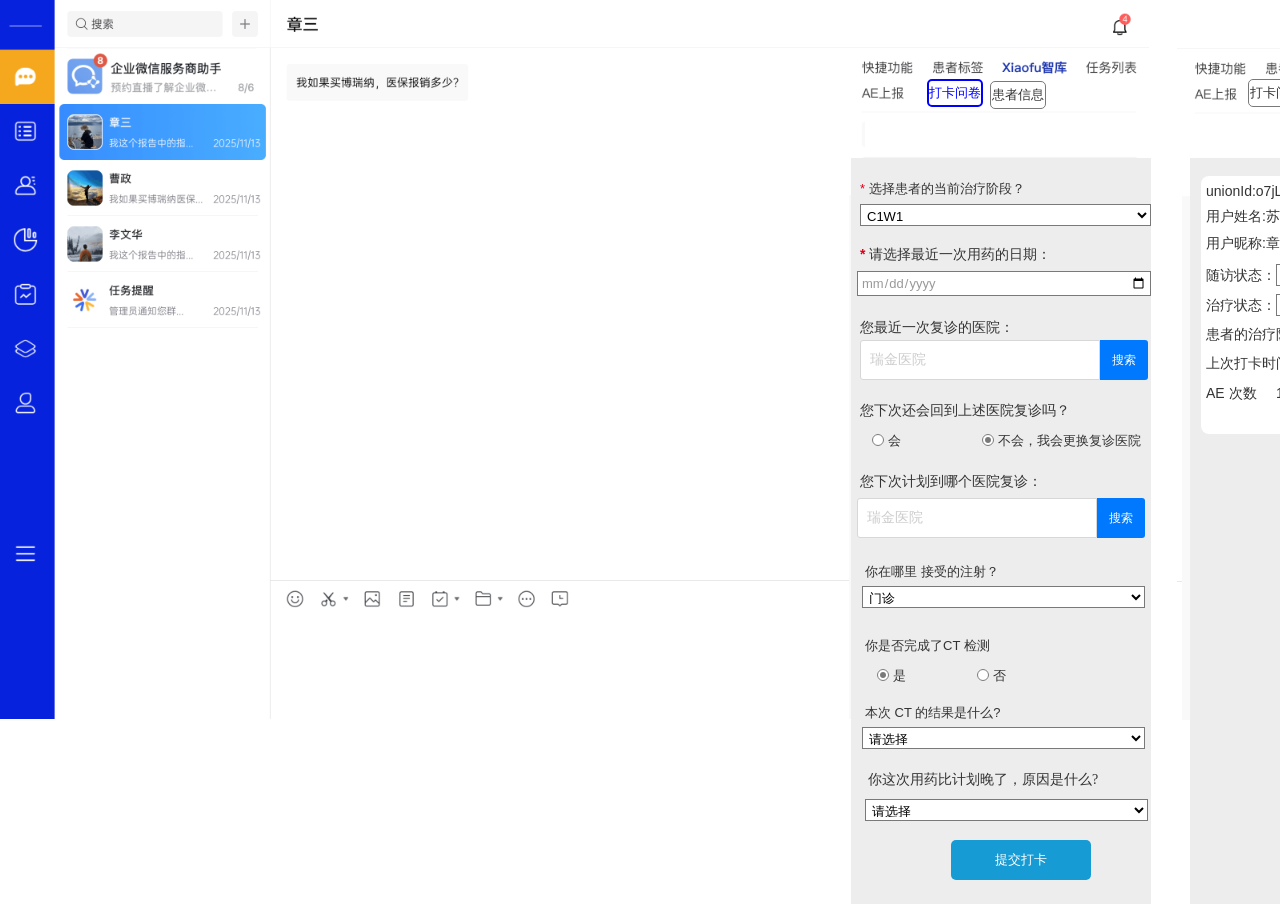
<file: MTH/aixiangxinsheng/企微页面.html>
﻿<!DOCTYPE html>
<html>
  <head>
    <title>企微页面</title>
    <meta http-equiv="X-UA-Compatible" content="IE=edge"/>
    <meta http-equiv="content-type" content="text/html; charset=utf-8"/>
    <link href="resources/css/axure_rp_page.css" type="text/css" rel="stylesheet"/>
    <link href="data/styles.css" type="text/css" rel="stylesheet"/>
    <link href="files/企微页面/styles.css" type="text/css" rel="stylesheet"/>
    <script src="resources/scripts/jquery-3.2.1.min.js"></script>
    <script src="resources/scripts/axure/axQuery.js"></script>
    <script src="resources/scripts/axure/globals.js"></script>
    <script src="resources/scripts/axutils.js"></script>
    <script src="resources/scripts/axure/annotation.js"></script>
    <script src="resources/scripts/axure/axQuery.std.js"></script>
    <script src="resources/scripts/axure/doc.js"></script>
    <script src="resources/scripts/messagecenter.js"></script>
    <script src="resources/scripts/axure/events.js"></script>
    <script src="resources/scripts/axure/recording.js"></script>
    <script src="resources/scripts/axure/action.js"></script>
    <script src="resources/scripts/axure/expr.js"></script>
    <script src="resources/scripts/axure/geometry.js"></script>
    <script src="resources/scripts/axure/flyout.js"></script>
    <script src="resources/scripts/axure/model.js"></script>
    <script src="resources/scripts/axure/repeater.js"></script>
    <script src="resources/scripts/axure/sto.js"></script>
    <script src="resources/scripts/axure/utils.temp.js"></script>
    <script src="resources/scripts/axure/variables.js"></script>
    <script src="resources/scripts/axure/drag.js"></script>
    <script src="resources/scripts/axure/move.js"></script>
    <script src="resources/scripts/axure/visibility.js"></script>
    <script src="resources/scripts/axure/style.js"></script>
    <script src="resources/scripts/axure/adaptive.js"></script>
    <script src="resources/scripts/axure/tree.js"></script>
    <script src="resources/scripts/axure/init.temp.js"></script>
    <script src="resources/scripts/axure/legacy.js"></script>
    <script src="resources/scripts/axure/viewer.js"></script>
    <script src="resources/scripts/axure/math.js"></script>
    <script src="resources/scripts/axure/jquery.nicescroll.min.js"></script>
    <script src="data/document.js"></script>
    <script src="files/企微页面/data.js"></script>
    <script type="text/javascript">
      $axure.utils.getTransparentGifPath = function() { return 'resources/images/transparent.gif'; };
      $axure.utils.getOtherPath = function() { return 'resources/Other.html'; };
      $axure.utils.getReloadPath = function() { return 'resources/reload.html'; };
    </script>
  </head>
  <body>
    <div id="base" class="">

      <!-- Unnamed (图片 ) -->
      <div id="u1447" class="ax_default _图片_">
        <img id="u1447_img" class="img " src="images/企微页面/u1447.png"/>
        <div id="u1447_text" class="text " style="display:none; visibility: hidden">
          <p></p>
        </div>
      </div>

      <!-- Unnamed (图片 ) -->
      <div id="u1448" class="ax_default _图片_">
        <img id="u1448_img" class="img " src="images/企微页面/u1448.png"/>
        <div id="u1448_text" class="text " style="display:none; visibility: hidden">
          <p></p>
        </div>
      </div>

      <!-- Unnamed (图片 ) -->
      <div id="u1449" class="ax_default _图片_">
        <img id="u1449_img" class="img " src="images/企微页面/u1447.png"/>
        <div id="u1449_text" class="text " style="display:none; visibility: hidden">
          <p></p>
        </div>
      </div>

      <!-- Unnamed (矩形) -->
      <div id="u1450" class="ax_default box_1">
        <div id="u1450_div" class=""></div>
        <div id="u1450_text" class="text " style="display:none; visibility: hidden">
          <p></p>
        </div>
      </div>

      <!-- Unnamed (矩形) -->
      <div id="u1451" class="ax_default label">
        <div id="u1451_div" class=""></div>
        <div id="u1451_text" class="text ">
          <p><span style="text-decoration:none;">您最近一次复诊的医院：</span></p>
        </div>
      </div>

      <!-- 输入框 (组合) -->
      <div id="u1452" class="ax_default" data-label="输入框" data-left="860" data-top="340" data-width="288" data-height="40">

        <!-- Unnamed (矩形) -->
        <div id="u1453" class="ax_default _默认样式">
          <div id="u1453_div" class=""></div>
          <div id="u1453_text" class="text ">
            <p><span style="text-decoration:none;">瑞金医院</span></p>
          </div>
        </div>

        <!-- Unnamed (矩形) -->
        <div id="u1454" class="ax_default _默认样式">
          <div id="u1454_div" class=""></div>
          <div id="u1454_text" class="text ">
            <p><span style="text-decoration:none;">搜索</span></p>
          </div>
        </div>
      </div>

      <!-- Unnamed (矩形) -->
      <div id="u1455" class="ax_default primary_button">
        <div id="u1455_div" class=""></div>
        <div id="u1455_text" class="text ">
          <p><span style="text-decoration:none;">提交打卡</span></p>
        </div>
      </div>

      <!-- Unnamed (矩形) -->
      <div id="u1456" class="ax_default label">
        <div id="u1456_div" class=""></div>
        <div id="u1456_text" class="text ">
          <p><span style="font-family:'Arial Negreta', 'Arial Normal', 'Arial';font-weight:700;text-decoration:none;color:#D9001B;">* </span><span style="font-family:'Arial Normal', 'Arial';font-weight:400;text-decoration:none;">请选择最近一次用药的日期：</span></p>
        </div>
      </div>

      <!-- Unnamed (文本框) -->
      <div id="u1457" class="ax_default text_field">
        <div id="u1457_div" class=""></div>
        <input id="u1457_input" type="date" value="请选择日期" class="u1457_input"/>
      </div>

      <!-- Unnamed (矩形) -->
      <div id="u1458" class="ax_default label">
        <div id="u1458_div" class=""></div>
        <div id="u1458_text" class="text ">
          <p><span style="text-decoration:none;">您下次还会回到上述医院复诊吗？</span></p>
        </div>
      </div>

      <!-- Unnamed (单选按钮) -->
      <div id="u1459" class="ax_default radio_button">
        <label id="u1459_input_label" for="u1459_input" style="position: absolute; left: 0px;">
          <img id="u1459_img" class="img " src="images/企微页面/u1459.svg"/>
          <div id="u1459_text" class="text ">
            <p><span style="text-decoration:none;">会</span></p>
          </div>
        </label>
        <input id="u1459_input" type="radio" value="radio" name="u1459"/>
      </div>

      <!-- Unnamed (单选按钮) -->
      <div id="u1460" class="ax_default radio_button selected">
        <label id="u1460_input_label" for="u1460_input" style="position: absolute; left: 0px;">
          <img id="u1460_img" class="img " src="images/企微页面/u1460_selected.svg"/>
          <div id="u1460_text" class="text ">
            <p><span style="text-decoration:none;">不会，我会更换复诊医院</span></p>
          </div>
        </label>
        <input id="u1460_input" type="radio" value="radio" name="u1460" checked/>
      </div>

      <!-- Unnamed (矩形) -->
      <div id="u1461" class="ax_default label">
        <div id="u1461_div" class=""></div>
        <div id="u1461_text" class="text ">
          <p><span style="text-decoration:none;">您下次计划到哪个医院复诊：</span></p>
        </div>
      </div>

      <!-- 输入框 (组合) -->
      <div id="u1462" class="ax_default" data-label="输入框" data-left="857" data-top="498" data-width="288" data-height="40">

        <!-- Unnamed (矩形) -->
        <div id="u1463" class="ax_default _默认样式">
          <div id="u1463_div" class=""></div>
          <div id="u1463_text" class="text ">
            <p><span style="text-decoration:none;">瑞金医院</span></p>
          </div>
        </div>

        <!-- Unnamed (矩形) -->
        <div id="u1464" class="ax_default _默认样式">
          <div id="u1464_div" class=""></div>
          <div id="u1464_text" class="text ">
            <p><span style="text-decoration:none;">搜索</span></p>
          </div>
        </div>
      </div>

      <!-- Unnamed (矩形) -->
      <div id="u1465" class="ax_default label">
        <div id="u1465_div" class=""></div>
        <div id="u1465_text" class="text ">
          <p><span style="text-decoration:none;">你在哪里 接受的注射？</span></p>
        </div>
      </div>

      <!-- Unnamed (下拉列表) -->
      <div id="u1466" class="ax_default droplist">
        <div id="u1466_div" class=""></div>
        <select id="u1466_input" class="u1466_input">
          <option class="u1466_input_option" value="门诊">门诊</option>
          <option class="u1466_input_option" value="病房">病房</option>
          <option class="u1466_input_option" value="日间病房">日间病房</option>
        </select>
      </div>

      <!-- Unnamed (矩形) -->
      <div id="u1467" class="ax_default label">
        <div id="u1467_div" class=""></div>
        <div id="u1467_text" class="text ">
          <p><span style="text-decoration:none;">你是否完成了CT 检测</span></p>
        </div>
      </div>

      <!-- Unnamed (单选按钮) -->
      <div id="u1468" class="ax_default radio_button selected">
        <label id="u1468_input_label" for="u1468_input" style="position: absolute; left: 0px;">
          <img id="u1468_img" class="img " src="images/企微页面/u1468_selected.svg"/>
          <div id="u1468_text" class="text ">
            <p><span style="text-decoration:none;">是</span></p>
          </div>
        </label>
        <input id="u1468_input" type="radio" value="radio" name="u1468" checked/>
      </div>

      <!-- Unnamed (单选按钮) -->
      <div id="u1469" class="ax_default radio_button">
        <label id="u1469_input_label" for="u1469_input" style="position: absolute; left: 0px;">
          <img id="u1469_img" class="img " src="images/企微页面/u1469.svg"/>
          <div id="u1469_text" class="text ">
            <p><span style="text-decoration:none;">否</span></p>
          </div>
        </label>
        <input id="u1469_input" type="radio" value="radio" name="u1469"/>
      </div>

      <!-- Unnamed (矩形) -->
      <div id="u1470" class="ax_default label">
        <div id="u1470_div" class=""></div>
        <div id="u1470_text" class="text ">
          <p><span style="text-decoration:none;">本次 CT 的结果是什么?</span></p>
        </div>
      </div>

      <!-- Unnamed (下拉列表) -->
      <div id="u1471" class="ax_default droplist">
        <div id="u1471_div" class=""></div>
        <select id="u1471_input" class="u1471_input">
          <option class="u1471_input_option" value="请选择">请选择</option>
          <option class="u1471_input_option" value="CR">CR</option>
          <option class="u1471_input_option" value="PR">PR</option>
          <option class="u1471_input_option" value="SD">SD</option>
          <option class="u1471_input_option" value="PD">PD</option>
          <option class="u1471_input_option" value="NE">NE</option>
        </select>
      </div>

      <!-- Unnamed (矩形) -->
      <div id="u1472" class="ax_default label">
        <div id="u1472_div" class=""></div>
        <div id="u1472_text" class="text ">
          <p><span style="text-decoration:none;">你这次用药比计划晚了，原因是什么?</span></p>
        </div>
      </div>

      <!-- Unnamed (下拉列表) -->
      <div id="u1473" class="ax_default droplist">
        <div id="u1473_div" class=""></div>
        <select id="u1473_input" class="u1473_input">
          <option class="u1473_input_option" value="请选择">请选择</option>
          <option class="u1473_input_option" value="医生调整">医生调整</option>
          <option class="u1473_input_option" value="医疗机构安排">医疗机构安排</option>
          <option class="u1473_input_option" value="患者原因">患者原因</option>
          <option class="u1473_input_option" value="经济原因">经济原因</option>
          <option class="u1473_input_option" value="医院转换">医院转换</option>
          <option class="u1473_input_option" value="AE相关">AE相关</option>
          <option class="u1473_input_option" value="其他">其他</option>
          <option class="u1473_input_option" value="未知">未知</option>
        </select>
      </div>

      <!-- Unnamed (矩形) -->
      <div id="u1474" class="ax_default button">
        <div id="u1474_div" class=""></div>
        <div id="u1474_text" class="text ">
          <p><span style="text-decoration:none;">打卡问卷</span></p>
        </div>
      </div>

      <!-- Unnamed (矩形) -->
      <div id="u1475" class="ax_default label">
        <div id="u1475_div" class=""></div>
        <div id="u1475_text" class="text ">
          <p><span style="text-decoration:none;color:#D9001B;">* </span><span style="text-decoration:none;">选择患者的当前治疗阶段？</span></p>
        </div>
      </div>

      <!-- Unnamed (下拉列表) -->
      <div id="u1476" class="ax_default droplist">
        <div id="u1476_div" class=""></div>
        <select id="u1476_input" class="u1476_input">
          <option class="u1476_input_option" value="C1W1">C1W1</option>
          <option class="u1476_input_option" value="C1W2">C1W2</option>
          <option class="u1476_input_option" value="C1W3">C1W3</option>
          <option class="u1476_input_option" value="C1W4  ">C1W4&nbsp; </option>
          <option class="u1476_input_option" value="C2W1">C2W1</option>
          <option class="u1476_input_option" value="C2W2">C2W2</option>
          <option class="u1476_input_option" value="C2W3">C2W3</option>
          <option class="u1476_input_option" value="C2W4">C2W4</option>
          <option class="u1476_input_option" value="C3W1">C3W1</option>
          <option class="u1476_input_option" value="C3W2">C3W2</option>
          <option class="u1476_input_option" value="C3W3">C3W3</option>
          <option class="u1476_input_option" value="C3W4">C3W4</option>
          <option class="u1476_input_option" value="C4W1">C4W1</option>
          <option class="u1476_input_option" value="C5W1">C5W1</option>
          <option class="u1476_input_option" value="C6W1">C6W1</option>
          <option class="u1476_input_option" value="C7W1">C7W1</option>
          <option class="u1476_input_option" value="C8W1">C8W1</option>
          <option class="u1476_input_option" value="C9W1">C9W1</option>
          <option class="u1476_input_option" value="C10W1">C10W1</option>
          <option class="u1476_input_option" value="C11W1">C11W1</option>
          <option class="u1476_input_option" value="C12W1">C12W1</option>
        </select>
      </div>

      <!-- Unnamed (矩形) -->
      <div id="u1477" class="ax_default box_1">
        <div id="u1477_div" class=""></div>
        <div id="u1477_text" class="text " style="display:none; visibility: hidden">
          <p></p>
        </div>
      </div>

      <!-- Unnamed (矩形) -->
      <div id="u1478" class="ax_default box_1">
        <div id="u1478_div" class=""></div>
        <div id="u1478_text" class="text " style="display:none; visibility: hidden">
          <p></p>
        </div>
      </div>

      <!-- Unnamed (矩形) -->
      <div id="u1479" class="ax_default label">
        <div id="u1479_div" class=""></div>
        <div id="u1479_text" class="text ">
          <p><span style="text-decoration:none;">unionId:o7jLS61vYxkTRuf2DW8lcHFs3Ipk</span></p>
        </div>
      </div>

      <!-- Unnamed (矩形) -->
      <div id="u1480" class="ax_default label">
        <div id="u1480_div" class=""></div>
        <div id="u1480_text" class="text ">
          <p><span style="text-decoration:none;">用户姓名:苏海峰</span></p>
        </div>
      </div>

      <!-- Unnamed (矩形) -->
      <div id="u1481" class="ax_default label">
        <div id="u1481_div" class=""></div>
        <div id="u1481_text" class="text ">
          <p><span style="text-decoration:none;">患者的治疗阶段</span></p>
        </div>
      </div>

      <!-- Unnamed (矩形) -->
      <div id="u1482" class="ax_default label">
        <div id="u1482_div" class=""></div>
        <div id="u1482_text" class="text ">
          <p><span style="text-decoration:none;">随访状态：</span></p>
        </div>
      </div>

      <!-- Unnamed (下拉列表) -->
      <div id="u1483" class="ax_default droplist">
        <div id="u1483_div" class=""></div>
        <select id="u1483_input" class="u1483_input">
          <option class="u1483_input_option" selected value="随访中">随访中</option>
          <option class="u1483_input_option" value="随访无响应">随访无响应</option>
          <option class="u1483_input_option" value="随访脱落">随访脱落</option>
        </select>
      </div>

      <!-- Unnamed (矩形) -->
      <div id="u1484" class="ax_default label">
        <div id="u1484_div" class=""></div>
        <div id="u1484_text" class="text ">
          <p><span style="text-decoration:none;">C2W3</span></p>
        </div>
      </div>

      <!-- Unnamed (矩形) -->
      <div id="u1485" class="ax_default label">
        <div id="u1485_div" class=""></div>
        <div id="u1485_text" class="text ">
          <p><span style="text-decoration:none;">用户昵称:章三</span></p>
        </div>
      </div>

      <!-- Unnamed (矩形) -->
      <div id="u1486" class="ax_default label">
        <div id="u1486_div" class=""></div>
        <div id="u1486_text" class="text ">
          <p><span style="text-decoration:underline ;">修改</span></p>
        </div>
      </div>

      <!-- Unnamed (矩形) -->
      <div id="u1487" class="ax_default label">
        <div id="u1487_div" class=""></div>
        <div id="u1487_text" class="text ">
          <p><span style="text-decoration:none;">治疗状态：</span></p>
        </div>
      </div>

      <!-- Unnamed (下拉列表) -->
      <div id="u1488" class="ax_default droplist">
        <div id="u1488_div" class=""></div>
        <select id="u1488_input" class="u1488_input">
          <option class="u1488_input_option" value="治疗中">治疗中</option>
          <option class="u1488_input_option" value="治疗停止">治疗停止</option>
        </select>
      </div>

      <!-- Unnamed (矩形) -->
      <div id="u1489" class="ax_default label">
        <div id="u1489_div" class=""></div>
        <div id="u1489_text" class="text ">
          <p><span style="text-decoration:none;">上次打卡时间：2026/10/10 10:00:00</span></p>
        </div>
      </div>

      <!-- Unnamed (矩形) -->
      <div id="u1490" class="ax_default sticky_1">
        <div id="u1490_div" class=""></div>
        <div id="u1490_text" class="text ">
          <p><span style="text-decoration:none;">时间只能选择最后一次打卡之后的时间；</span></p><p><span style="text-decoration:none;">治疗阶段 可以重新开始</span></p>
        </div>
      </div>

      <!-- Unnamed (矩形) -->
      <div id="u1491" class="ax_default box_1">
        <div id="u1491_div" class=""></div>
        <div id="u1491_text" class="text " style="display:none; visibility: hidden">
          <p></p>
        </div>
      </div>

      <!-- Unnamed (矩形) -->
      <div id="u1492" class="ax_default box_1">
        <div id="u1492_div" class=""></div>
        <div id="u1492_text" class="text " style="display:none; visibility: hidden">
          <p></p>
        </div>
      </div>

      <!-- Unnamed (矩形) -->
      <div id="u1493" class="ax_default button">
        <div id="u1493_div" class=""></div>
        <div id="u1493_text" class="text ">
          <p><span style="text-decoration:none;">患者信息</span></p>
        </div>
      </div>

      <!-- Unnamed (矩形) -->
      <div id="u1494" class="ax_default button">
        <div id="u1494_div" class=""></div>
        <div id="u1494_text" class="text ">
          <p><span style="text-decoration:none;">患者信息</span></p>
        </div>
      </div>

      <!-- Unnamed (矩形) -->
      <div id="u1495" class="ax_default button">
        <div id="u1495_div" class=""></div>
        <div id="u1495_text" class="text ">
          <p><span style="text-decoration:none;">打卡问卷</span></p>
        </div>
      </div>

      <!-- Unnamed (矩形) -->
      <div id="u1496" class="ax_default box_1">
        <div id="u1496_div" class=""></div>
        <div id="u1496_text" class="text " style="display:none; visibility: hidden">
          <p></p>
        </div>
      </div>

      <!-- Unnamed (矩形) -->
      <div id="u1497" class="ax_default label">
        <div id="u1497_div" class=""></div>
        <div id="u1497_text" class="text ">
          <p><span style="text-decoration:none;">脱落原因</span></p>
        </div>
      </div>

      <!-- Unnamed (下拉列表) -->
      <div id="u1498" class="ax_default droplist">
        <div id="u1498_div" class=""></div>
        <select id="u1498_input" class="u1498_input">
          <option class="u1498_input_option" value="无法联系">无法联系</option>
          <option class="u1498_input_option" value="主动退出服务">主动退出服务</option>
          <option class="u1498_input_option" value="其他/未知">其他/未知</option>
        </select>
      </div>

      <!-- Unnamed (组合) -->
      <div id="u1499" class="ax_default" data-left="1799" data-top="133" data-width="15" data-height="15">

        <!-- Unnamed (圆形) -->
        <div id="u1500" class="ax_default refs-webm-wechat">
          <img id="u1500_img" class="img " src="images/患者打卡/u936.svg"/>
          <div id="u1500_text" class="text " style="display:none; visibility: hidden">
            <p></p>
          </div>
        </div>

        <!-- Unnamed (图片 ) -->
        <div id="u1501" class="ax_default image">
          <img id="u1501_img" class="img " src="images/患者打卡/u937.png"/>
          <div id="u1501_text" class="text " style="display:none; visibility: hidden">
            <p></p>
          </div>
        </div>
      </div>

      <!-- Unnamed (矩形) -->
      <div id="u1502" class="ax_default primary_button">
        <div id="u1502_div" class=""></div>
        <div id="u1502_text" class="text ">
          <p><span style="text-decoration:none;">提交</span></p>
        </div>
      </div>

      <!-- Unnamed (矩形) -->
      <div id="u1503" class="ax_default _三级标题">
        <div id="u1503_div" class=""></div>
        <div id="u1503_text" class="text ">
          <p><span style="text-decoration:none;">提醒</span></p>
        </div>
      </div>

      <!-- Unnamed (矩形) -->
      <div id="u1504" class="ax_default box_1">
        <div id="u1504_div" class=""></div>
        <div id="u1504_text" class="text " style="display:none; visibility: hidden">
          <p></p>
        </div>
      </div>

      <!-- Unnamed (组合) -->
      <div id="u1505" class="ax_default" data-left="1799" data-top="374" data-width="15" data-height="15">

        <!-- Unnamed (圆形) -->
        <div id="u1506" class="ax_default refs-webm-wechat">
          <img id="u1506_img" class="img " src="images/患者打卡/u936.svg"/>
          <div id="u1506_text" class="text " style="display:none; visibility: hidden">
            <p></p>
          </div>
        </div>

        <!-- Unnamed (图片 ) -->
        <div id="u1507" class="ax_default image">
          <img id="u1507_img" class="img " src="images/患者打卡/u937.png"/>
          <div id="u1507_text" class="text " style="display:none; visibility: hidden">
            <p></p>
          </div>
        </div>
      </div>

      <!-- Unnamed (矩形) -->
      <div id="u1508" class="ax_default primary_button">
        <div id="u1508_div" class=""></div>
        <div id="u1508_text" class="text ">
          <p><span style="text-decoration:none;">提交</span></p>
        </div>
      </div>

      <!-- Unnamed (矩形) -->
      <div id="u1509" class="ax_default _三级标题">
        <div id="u1509_div" class=""></div>
        <div id="u1509_text" class="text ">
          <p><span style="text-decoration:none;">提醒</span></p>
        </div>
      </div>

      <!-- Unnamed (矩形) -->
      <div id="u1510" class="ax_default label">
        <div id="u1510_div" class=""></div>
        <div id="u1510_text" class="text ">
          <p><span style="text-decoration:none;">治疗停止原因</span></p>
        </div>
      </div>

      <!-- Unnamed (下拉列表) -->
      <div id="u1511" class="ax_default droplist">
        <div id="u1511_div" class=""></div>
        <select id="u1511_input" class="u1511_input">
          <option class="u1511_input_option" value="医生决定调整/停止">医生决定调整/停止</option>
          <option class="u1511_input_option" value="患者自行停止">患者自行停止</option>
          <option class="u1511_input_option" value="经济原因">经济原因</option>
          <option class="u1511_input_option" value="AE相关">AE相关</option>
          <option class="u1511_input_option" value="其他/未知">其他/未知</option>
        </select>
      </div>

      <!-- Unnamed (矩形) -->
      <div id="u1512" class="ax_default box_1">
        <div id="u1512_div" class=""></div>
        <div id="u1512_text" class="text " style="display:none; visibility: hidden">
          <p></p>
        </div>
      </div>

      <!-- Unnamed (组合) -->
      <div id="u1513" class="ax_default" data-left="1799" data-top="657" data-width="15" data-height="15">

        <!-- Unnamed (圆形) -->
        <div id="u1514" class="ax_default refs-webm-wechat">
          <img id="u1514_img" class="img " src="images/患者打卡/u936.svg"/>
          <div id="u1514_text" class="text " style="display:none; visibility: hidden">
            <p></p>
          </div>
        </div>

        <!-- Unnamed (图片 ) -->
        <div id="u1515" class="ax_default image">
          <img id="u1515_img" class="img " src="images/患者打卡/u937.png"/>
          <div id="u1515_text" class="text " style="display:none; visibility: hidden">
            <p></p>
          </div>
        </div>
      </div>

      <!-- Unnamed (矩形) -->
      <div id="u1516" class="ax_default primary_button">
        <div id="u1516_div" class=""></div>
        <div id="u1516_text" class="text ">
          <p><span style="text-decoration:none;">提交</span></p>
        </div>
      </div>

      <!-- Unnamed (矩形) -->
      <div id="u1517" class="ax_default _三级标题">
        <div id="u1517_div" class=""></div>
        <div id="u1517_text" class="text ">
          <p><span style="text-decoration:none;">修改患者的治疗状态</span></p>
        </div>
      </div>

      <!-- Unnamed (矩形) -->
      <div id="u1518" class="ax_default label">
        <div id="u1518_div" class=""></div>
        <div id="u1518_text" class="text ">
          <p><span style="text-decoration:none;">开始时间</span></p>
        </div>
      </div>

      <!-- Unnamed (文本框) -->
      <div id="u1519" class="ax_default text_field">
        <div id="u1519_div" class=""></div>
        <input id="u1519_input" type="date" value="" class="u1519_input"/>
      </div>

      <!-- Unnamed (矩形) -->
      <div id="u1520" class="ax_default label">
        <div id="u1520_div" class=""></div>
        <div id="u1520_text" class="text ">
          <p><span style="text-decoration:none;">治疗阶段</span></p>
        </div>
      </div>

      <!-- Unnamed (下拉列表) -->
      <div id="u1521" class="ax_default droplist">
        <div id="u1521_div" class=""></div>
        <select id="u1521_input" class="u1521_input">
          <option class="u1521_input_option" value="C1W1">C1W1</option>
          <option class="u1521_input_option" value="C1W2">C1W2</option>
          <option class="u1521_input_option" value="C1W3">C1W3</option>
          <option class="u1521_input_option" value="C1W4  ">C1W4&nbsp; </option>
          <option class="u1521_input_option" selected value="C2W1">C2W1</option>
          <option class="u1521_input_option" value="C2W2">C2W2</option>
          <option class="u1521_input_option" value="C2W3">C2W3</option>
          <option class="u1521_input_option" value="C2W4">C2W4</option>
          <option class="u1521_input_option" value="C3W1">C3W1</option>
          <option class="u1521_input_option" value="C3W2">C3W2</option>
          <option class="u1521_input_option" value="C3W3">C3W3</option>
          <option class="u1521_input_option" value="C3W4">C3W4</option>
          <option class="u1521_input_option" value="C4W1">C4W1</option>
          <option class="u1521_input_option" value="C5W1">C5W1</option>
          <option class="u1521_input_option" value="C6W1">C6W1</option>
          <option class="u1521_input_option" value="C7W1">C7W1</option>
          <option class="u1521_input_option" value="C8W1">C8W1</option>
          <option class="u1521_input_option" value="C9W1">C9W1</option>
          <option class="u1521_input_option" value="C10W1">C10W1</option>
          <option class="u1521_input_option" value="C11W1">C11W1</option>
          <option class="u1521_input_option" value="C12W1">C12W1</option>
        </select>
      </div>

      <!-- Unnamed (下拉列表) -->
      <div id="u1522" class="ax_default droplist">
        <div id="u1522_div" class=""></div>
        <select id="u1522_input" class="u1522_input">
          <option class="u1522_input_option" value="随访中">随访中</option>
          <option class="u1522_input_option" value="随访无响应">随访无响应</option>
          <option class="u1522_input_option" selected value="随访脱落">随访脱落</option>
          <option class="u1522_input_option" value="退组">退组</option>
        </select>
      </div>

      <!-- Unnamed (下拉列表) -->
      <div id="u1523" class="ax_default droplist">
        <div id="u1523_div" class=""></div>
        <select id="u1523_input" class="u1523_input">
          <option class="u1523_input_option" value="治疗中">治疗中</option>
          <option class="u1523_input_option" value="治疗停止">治疗停止</option>
        </select>
      </div>

      <!-- Unnamed (矩形) -->
      <div id="u1524" class="ax_default label">
        <div id="u1524_div" class=""></div>
        <div id="u1524_text" class="text ">
          <p><span style="text-decoration:none;">随访状态：</span></p>
        </div>
      </div>

      <!-- Unnamed (矩形) -->
      <div id="u1525" class="ax_default label">
        <div id="u1525_div" class=""></div>
        <div id="u1525_text" class="text ">
          <p><span style="text-decoration:none;">治疗状态：</span></p>
        </div>
      </div>

      <!-- Unnamed (矩形) -->
      <div id="u1526" class="ax_default label">
        <div id="u1526_div" class=""></div>
        <div id="u1526_text" class="text ">
          <p><span style="text-decoration:none;">AE 次数</span></p>
        </div>
      </div>

      <!-- Unnamed (矩形) -->
      <div id="u1527" class="ax_default label">
        <div id="u1527_div" class=""></div>
        <div id="u1527_text" class="text ">
          <p><span style="text-decoration:underline ;">修改</span></p>
        </div>
      </div>

      <!-- Unnamed (矩形) -->
      <div id="u1528" class="ax_default label">
        <div id="u1528_div" class=""></div>
        <div id="u1528_text" class="text ">
          <p><span style="text-decoration:none;">1</span></p>
        </div>
      </div>

      <!-- Unnamed (矩形) -->
      <div id="u1529" class="ax_default box_1">
        <div id="u1529_div" class=""></div>
        <div id="u1529_text" class="text " style="display:none; visibility: hidden">
          <p></p>
        </div>
      </div>

      <!-- Unnamed (组合) -->
      <div id="u1530" class="ax_default" data-left="2112" data-top="133" data-width="15" data-height="15">

        <!-- Unnamed (圆形) -->
        <div id="u1531" class="ax_default refs-webm-wechat">
          <img id="u1531_img" class="img " src="images/患者打卡/u936.svg"/>
          <div id="u1531_text" class="text " style="display:none; visibility: hidden">
            <p></p>
          </div>
        </div>

        <!-- Unnamed (图片 ) -->
        <div id="u1532" class="ax_default image">
          <img id="u1532_img" class="img " src="images/患者打卡/u937.png"/>
          <div id="u1532_text" class="text " style="display:none; visibility: hidden">
            <p></p>
          </div>
        </div>
      </div>

      <!-- Unnamed (矩形) -->
      <div id="u1533" class="ax_default primary_button">
        <div id="u1533_div" class=""></div>
        <div id="u1533_text" class="text ">
          <p><span style="text-decoration:none;">提交</span></p>
        </div>
      </div>

      <!-- Unnamed (矩形) -->
      <div id="u1534" class="ax_default _三级标题">
        <div id="u1534_div" class=""></div>
        <div id="u1534_text" class="text ">
          <p><span style="text-decoration:none;">提醒</span></p>
        </div>
      </div>

      <!-- Unnamed (矩形) -->
      <div id="u1535" class="ax_default label">
        <div id="u1535_div" class=""></div>
        <div id="u1535_text" class="text ">
          <p><span style="text-decoration:none;">AE 次数</span></p>
        </div>
      </div>

      <!-- Unnamed (文本框) -->
      <div id="u1536" class="ax_default text_field">
        <div id="u1536_div" class=""></div>
        <input id="u1536_input" type="date" value="" class="u1536_input"/>
      </div>
    </div>
    <script src="resources/scripts/axure/ios.js"></script>
  </body>
</html>
</file>
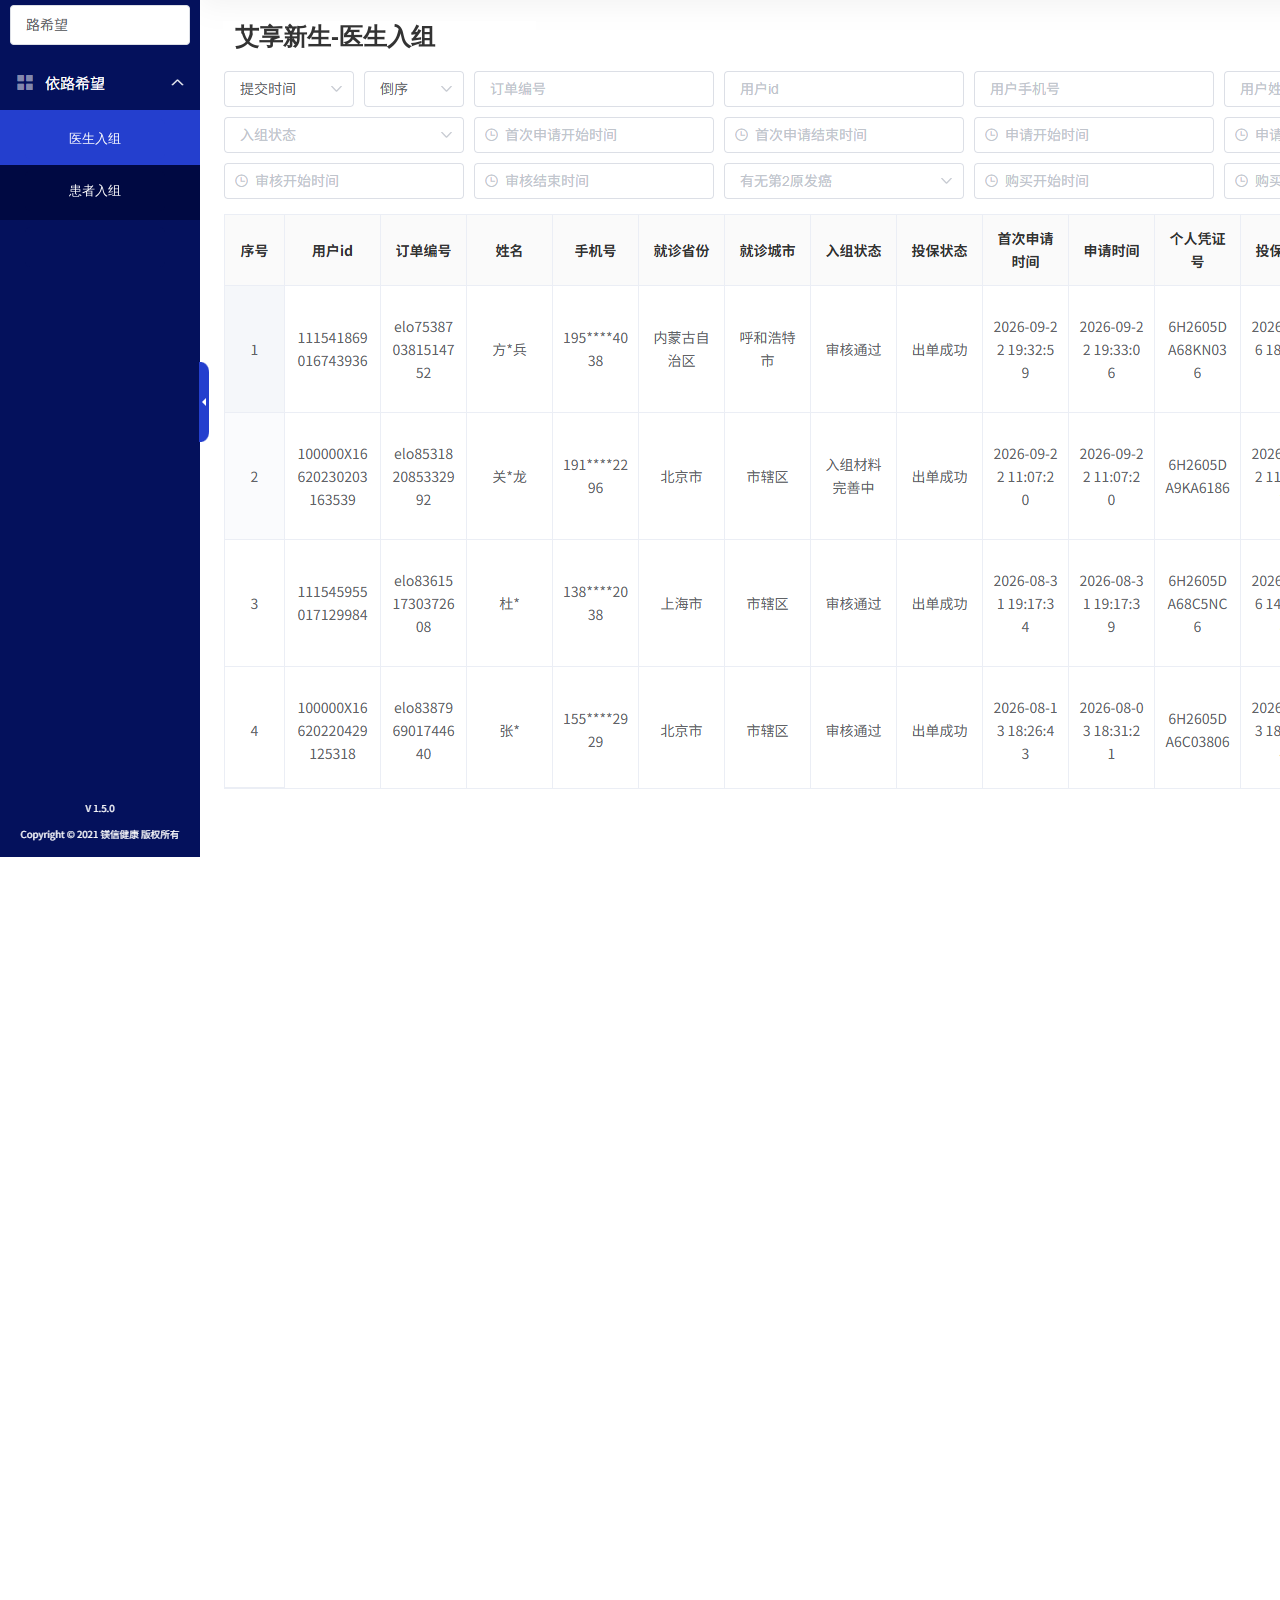
<file: MTH/aixiangxinsheng/医生入组后台.html>
﻿<!DOCTYPE html>
<html>
  <head>
    <title>医生入组后台</title>
    <meta http-equiv="X-UA-Compatible" content="IE=edge"/>
    <meta http-equiv="content-type" content="text/html; charset=utf-8"/>
    <link href="resources/css/axure_rp_page.css" type="text/css" rel="stylesheet"/>
    <link href="data/styles.css" type="text/css" rel="stylesheet"/>
    <link href="files/医生入组后台/styles.css" type="text/css" rel="stylesheet"/>
    <script src="resources/scripts/jquery-3.2.1.min.js"></script>
    <script src="resources/scripts/axure/axQuery.js"></script>
    <script src="resources/scripts/axure/globals.js"></script>
    <script src="resources/scripts/axutils.js"></script>
    <script src="resources/scripts/axure/annotation.js"></script>
    <script src="resources/scripts/axure/axQuery.std.js"></script>
    <script src="resources/scripts/axure/doc.js"></script>
    <script src="resources/scripts/messagecenter.js"></script>
    <script src="resources/scripts/axure/events.js"></script>
    <script src="resources/scripts/axure/recording.js"></script>
    <script src="resources/scripts/axure/action.js"></script>
    <script src="resources/scripts/axure/expr.js"></script>
    <script src="resources/scripts/axure/geometry.js"></script>
    <script src="resources/scripts/axure/flyout.js"></script>
    <script src="resources/scripts/axure/model.js"></script>
    <script src="resources/scripts/axure/repeater.js"></script>
    <script src="resources/scripts/axure/sto.js"></script>
    <script src="resources/scripts/axure/utils.temp.js"></script>
    <script src="resources/scripts/axure/variables.js"></script>
    <script src="resources/scripts/axure/drag.js"></script>
    <script src="resources/scripts/axure/move.js"></script>
    <script src="resources/scripts/axure/visibility.js"></script>
    <script src="resources/scripts/axure/style.js"></script>
    <script src="resources/scripts/axure/adaptive.js"></script>
    <script src="resources/scripts/axure/tree.js"></script>
    <script src="resources/scripts/axure/init.temp.js"></script>
    <script src="resources/scripts/axure/legacy.js"></script>
    <script src="resources/scripts/axure/viewer.js"></script>
    <script src="resources/scripts/axure/math.js"></script>
    <script src="resources/scripts/axure/jquery.nicescroll.min.js"></script>
    <script src="data/document.js"></script>
    <script src="files/医生入组后台/data.js"></script>
    <script type="text/javascript">
      $axure.utils.getTransparentGifPath = function() { return 'resources/images/transparent.gif'; };
      $axure.utils.getOtherPath = function() { return 'resources/Other.html'; };
      $axure.utils.getReloadPath = function() { return 'resources/reload.html'; };
    </script>
  </head>
  <body>
    <div id="base" class="">

      <!-- Unnamed (图片 ) -->
      <div id="u274" class="ax_default _图片_">
        <img id="u274_img" class="img " src="images/医生入组后台/u274.png"/>
        <div id="u274_text" class="text " style="display:none; visibility: hidden">
          <p></p>
        </div>
      </div>

      <!-- Unnamed (矩形) -->
      <div id="u275" class="ax_default box_1">
        <div id="u275_div" class=""></div>
        <div id="u275_text" class="text " style="display:none; visibility: hidden">
          <p></p>
        </div>
      </div>

      <!-- Unnamed (矩形) -->
      <div id="u276" class="ax_default _二级标题">
        <div id="u276_div" class=""></div>
        <div id="u276_text" class="text ">
          <p><span style="text-decoration:none;">艾享新生-医生入组</span></p>
        </div>
      </div>

      <!-- Unnamed (矩形) -->
      <div id="u277" class="ax_default primary_button">
        <div id="u277_div" class=""></div>
        <div id="u277_text" class="text ">
          <p><span style="text-decoration:none;">医生入组</span></p>
        </div>
      </div>

      <!-- Unnamed (矩形) -->
      <div id="u278" class="ax_default primary_button">
        <div id="u278_div" class=""></div>
        <div id="u278_text" class="text ">
          <p><span style="text-decoration:none;">患者入组</span></p>
        </div>
      </div>

      <!-- Unnamed (矩形) -->
      <div id="u279" class="ax_default primary_button">
        <div id="u279_div" class=""></div>
        <div id="u279_text" class="text " style="display:none; visibility: hidden">
          <p></p>
        </div>
      </div>

      <!-- Unnamed (图片 ) -->
      <div id="u280" class="ax_default _图片_">
        <img id="u280_img" class="img " src="images/医生入组后台/u280.png"/>
        <div id="u280_text" class="text " style="display:none; visibility: hidden">
          <p></p>
        </div>
      </div>

      <!-- Unnamed (图片 ) -->
      <div id="u281" class="ax_default _图片_">
        <img id="u281_img" class="img " src="images/医生入组后台/u281.png"/>
        <div id="u281_text" class="text " style="display:none; visibility: hidden">
          <p></p>
        </div>
      </div>

      <!-- Unnamed (矩形) -->
      <div id="u282" class="ax_default box_1">
        <div id="u282_div" class=""></div>
        <div id="u282_text" class="text " style="display:none; visibility: hidden">
          <p></p>
        </div>
      </div>

      <!-- Unnamed (矩形) -->
      <div id="u283" class="ax_default primary_button">
        <div id="u283_div" class=""></div>
        <div id="u283_text" class="text ">
          <p><span style="text-decoration:none;">立即上传</span></p>
        </div>
      </div>

      <!-- Unnamed (矩形) -->
      <div id="u284" class="ax_default box_1">
        <div id="u284_div" class=""></div>
        <div id="u284_text" class="text " style="display:none; visibility: hidden">
          <p></p>
        </div>
      </div>

      <!-- Unnamed (矩形) -->
      <div id="u285" class="ax_default label">
        <div id="u285_div" class=""></div>
        <div id="u285_text" class="text ">
          <p><span style="text-decoration:none;">医生执业资格证或医院工作证</span></p>
        </div>
      </div>

      <!-- Unnamed (矩形) -->
      <div id="u286" class="ax_default box_1">
        <div id="u286_div" class=""></div>
        <div id="u286_text" class="text " style="display:none; visibility: hidden">
          <p></p>
        </div>
      </div>

      <!-- Unnamed (矩形) -->
      <div id="u287" class="ax_default label">
        <div id="u287_div" class=""></div>
        <div id="u287_text" class="text ">
          <p><span style="text-decoration:none;">医生签字</span></p>
        </div>
      </div>

      <!-- Unnamed (矩形) -->
      <div id="u288" class="ax_default _三级标题">
        <div id="u288_div" class=""></div>
        <div id="u288_text" class="text ">
          <p><span style="text-decoration:none;">医生关系维护</span></p>
        </div>
      </div>

      <!-- Unnamed (下拉列表) -->
      <div id="u289" class="ax_default droplist">
        <div id="u289_div" class=""></div>
        <select id="u289_input" class="u289_input">
          <option class="u289_input_option" value="所属医院1 ">所属医院1 </option>
          <option class="u289_input_option" value="所属医院2">所属医院2</option>
        </select>
      </div>

      <!-- Unnamed (下拉列表) -->
      <div id="u290" class="ax_default droplist">
        <div id="u290_div" class=""></div>
        <select id="u290_input" class="u290_input">
          <option class="u290_input_option" value="对应大区A">对应大区A</option>
          <option class="u290_input_option" value="对应大区B">对应大区B</option>
        </select>
      </div>
    </div>
    <script src="resources/scripts/axure/ios.js"></script>
  </body>
</html>
</file>
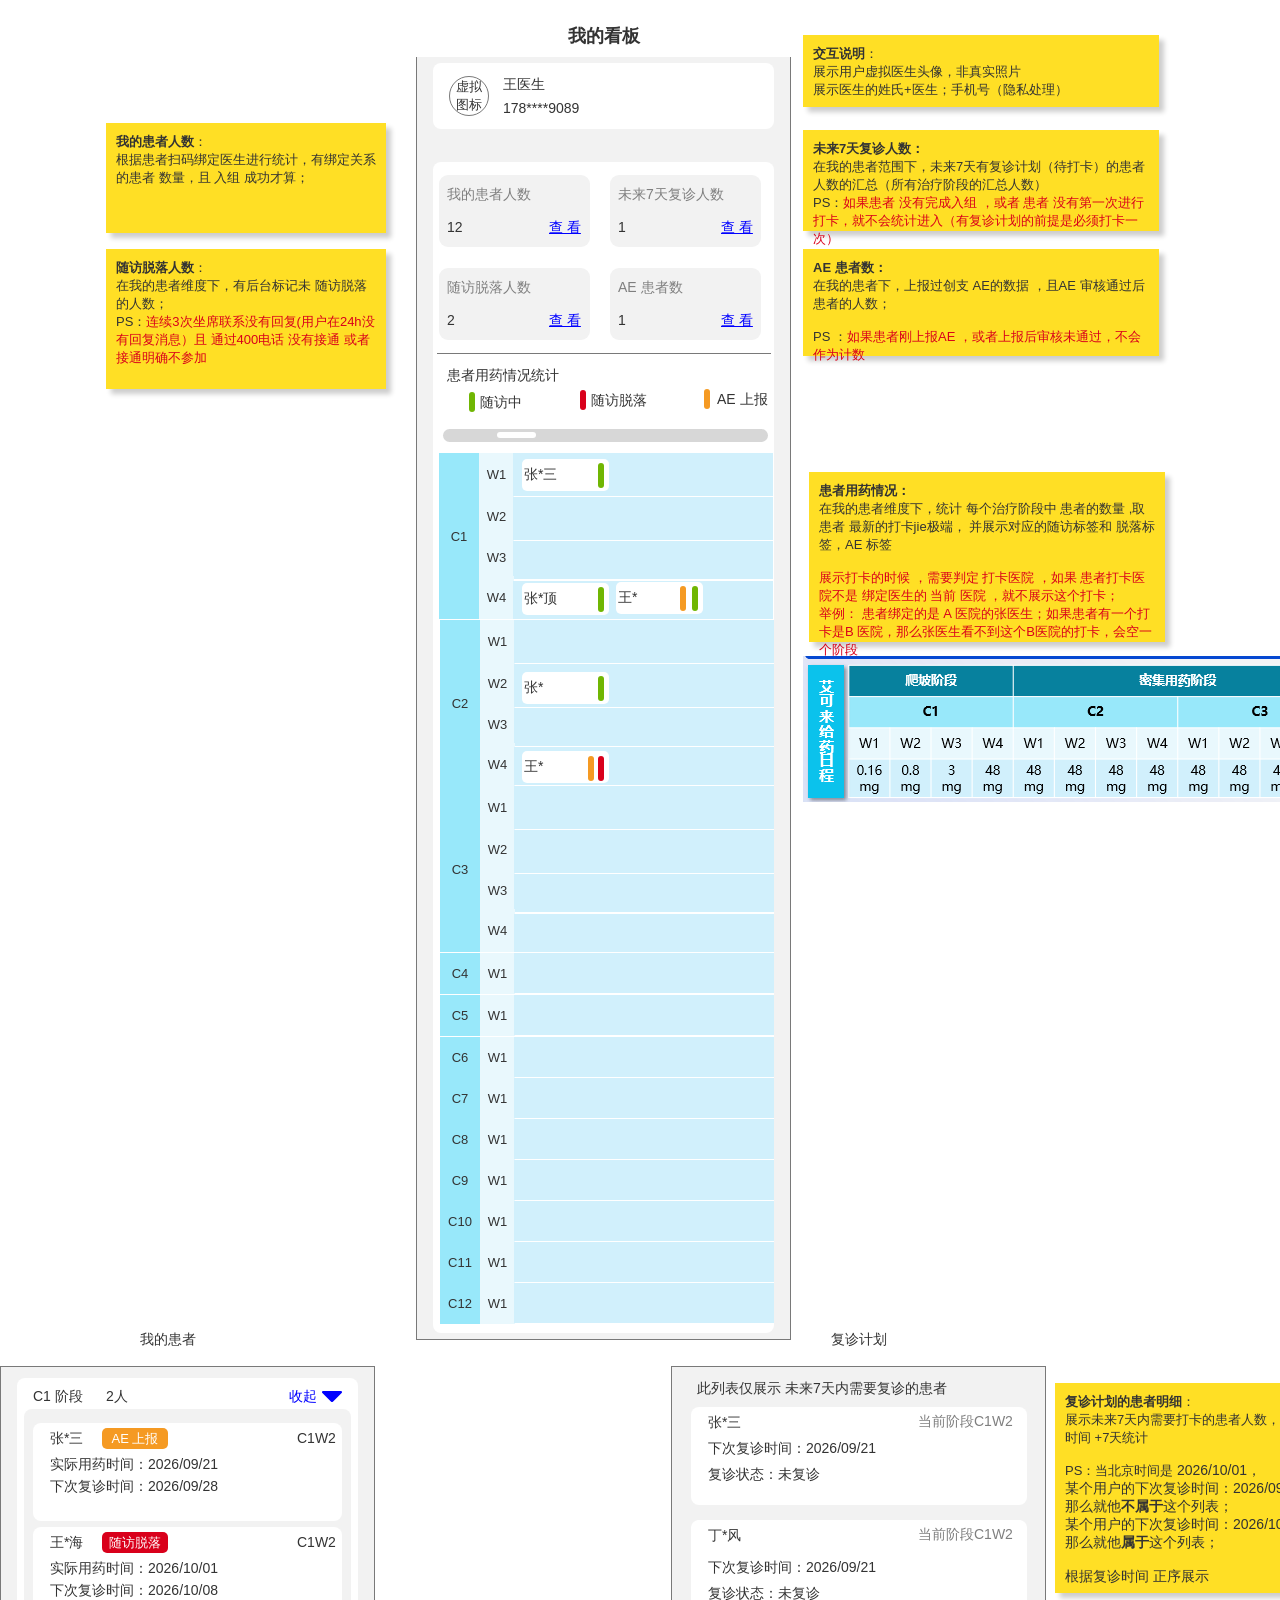
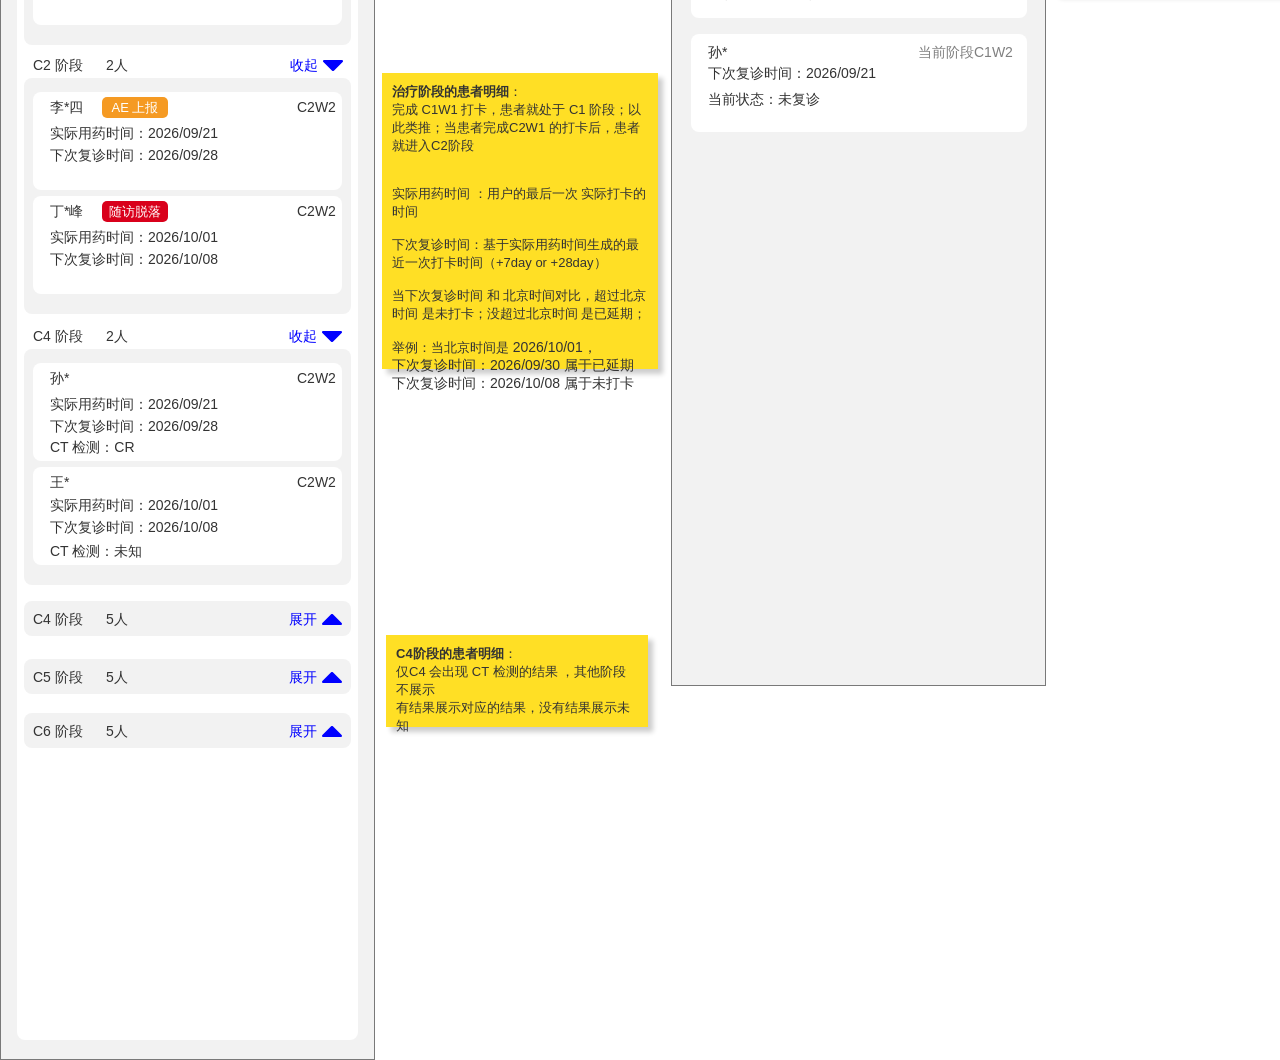
<file: MTH/aixiangxinsheng/医生看板.html>
﻿<!DOCTYPE html>
<html>
  <head>
    <title>医生看板</title>
    <meta http-equiv="X-UA-Compatible" content="IE=edge"/>
    <meta http-equiv="content-type" content="text/html; charset=utf-8"/>
    <link href="resources/css/axure_rp_page.css" type="text/css" rel="stylesheet"/>
    <link href="data/styles.css" type="text/css" rel="stylesheet"/>
    <link href="files/医生看板/styles.css" type="text/css" rel="stylesheet"/>
    <script src="resources/scripts/jquery-3.2.1.min.js"></script>
    <script src="resources/scripts/axure/axQuery.js"></script>
    <script src="resources/scripts/axure/globals.js"></script>
    <script src="resources/scripts/axutils.js"></script>
    <script src="resources/scripts/axure/annotation.js"></script>
    <script src="resources/scripts/axure/axQuery.std.js"></script>
    <script src="resources/scripts/axure/doc.js"></script>
    <script src="resources/scripts/messagecenter.js"></script>
    <script src="resources/scripts/axure/events.js"></script>
    <script src="resources/scripts/axure/recording.js"></script>
    <script src="resources/scripts/axure/action.js"></script>
    <script src="resources/scripts/axure/expr.js"></script>
    <script src="resources/scripts/axure/geometry.js"></script>
    <script src="resources/scripts/axure/flyout.js"></script>
    <script src="resources/scripts/axure/model.js"></script>
    <script src="resources/scripts/axure/repeater.js"></script>
    <script src="resources/scripts/axure/sto.js"></script>
    <script src="resources/scripts/axure/utils.temp.js"></script>
    <script src="resources/scripts/axure/variables.js"></script>
    <script src="resources/scripts/axure/drag.js"></script>
    <script src="resources/scripts/axure/move.js"></script>
    <script src="resources/scripts/axure/visibility.js"></script>
    <script src="resources/scripts/axure/style.js"></script>
    <script src="resources/scripts/axure/adaptive.js"></script>
    <script src="resources/scripts/axure/tree.js"></script>
    <script src="resources/scripts/axure/init.temp.js"></script>
    <script src="resources/scripts/axure/legacy.js"></script>
    <script src="resources/scripts/axure/viewer.js"></script>
    <script src="resources/scripts/axure/math.js"></script>
    <script src="resources/scripts/axure/jquery.nicescroll.min.js"></script>
    <script src="data/document.js"></script>
    <script src="files/医生看板/data.js"></script>
    <script type="text/javascript">
      $axure.utils.getTransparentGifPath = function() { return 'resources/images/transparent.gif'; };
      $axure.utils.getOtherPath = function() { return 'resources/Other.html'; };
      $axure.utils.getReloadPath = function() { return 'resources/reload.html'; };
    </script>
  </head>
  <body>
    <div id="base" class="">

      <!-- Unnamed (矩形) -->
      <div id="u1537" class="ax_default box_1">
        <div id="u1537_div" class=""></div>
        <div id="u1537_text" class="text " style="display:none; visibility: hidden">
          <p></p>
        </div>
      </div>

      <!-- Unnamed (矩形) -->
      <div id="u1538" class="ax_default box_1">
        <div id="u1538_div" class=""></div>
        <div id="u1538_text" class="text " style="display:none; visibility: hidden">
          <p></p>
        </div>
      </div>

      <!-- Unnamed (矩形) -->
      <div id="u1539" class="ax_default _三级标题">
        <div id="u1539_div" class=""></div>
        <div id="u1539_text" class="text ">
          <p><span style="text-decoration:none;">我的看板</span></p>
        </div>
      </div>

      <!-- Unnamed (矩形) -->
      <div id="u1540" class="ax_default box_1">
        <div id="u1540_div" class=""></div>
        <div id="u1540_text" class="text " style="display:none; visibility: hidden">
          <p></p>
        </div>
      </div>

      <!-- Unnamed (矩形) -->
      <div id="u1541" class="ax_default box_1">
        <div id="u1541_div" class=""></div>
        <div id="u1541_text" class="text " style="display:none; visibility: hidden">
          <p></p>
        </div>
      </div>

      <!-- Unnamed (矩形) -->
      <div id="u1542" class="ax_default box_1">
        <div id="u1542_div" class=""></div>
        <div id="u1542_text" class="text " style="display:none; visibility: hidden">
          <p></p>
        </div>
      </div>

      <!-- Unnamed (矩形) -->
      <div id="u1543" class="ax_default label">
        <div id="u1543_div" class=""></div>
        <div id="u1543_text" class="text ">
          <p><span style="text-decoration:none;">我的患者人数</span></p>
        </div>
      </div>

      <!-- Unnamed (矩形) -->
      <div id="u1544" class="ax_default label">
        <div id="u1544_div" class=""></div>
        <div id="u1544_text" class="text ">
          <p><span style="text-decoration:none;">12</span></p>
        </div>
      </div>

      <!-- Unnamed (矩形) -->
      <div id="u1545" class="ax_default sticky_1">
        <div id="u1545_div" class=""></div>
        <div id="u1545_text" class="text ">
          <p><span style="font-family:'Arial Negreta', 'Arial Normal', 'Arial';font-weight:700;text-decoration:none;">我的患者人数</span><span style="font-family:'Arial Normal', 'Arial';font-weight:400;text-decoration:none;">：</span></p><p><span style="font-family:'Arial Normal', 'Arial';font-weight:400;text-decoration:none;">根据患者扫码绑定医生进行统计，有绑定关系的患者 数量，且 入组 成功才算；</span></p><p><span style="font-family:'Arial Normal', 'Arial';font-weight:400;text-decoration:none;"><br></span></p>
        </div>
      </div>

      <!-- Unnamed (圆形) -->
      <div id="u1546" class="ax_default ellipse">
        <img id="u1546_img" class="img " src="images/医生看板/u1546.svg"/>
        <div id="u1546_text" class="text ">
          <p><span style="text-decoration:none;">虚拟图标</span></p>
        </div>
      </div>

      <!-- Unnamed (矩形) -->
      <div id="u1547" class="ax_default label">
        <div id="u1547_div" class=""></div>
        <div id="u1547_text" class="text ">
          <p><span style="text-decoration:none;">王医生</span></p>
        </div>
      </div>

      <!-- Unnamed (矩形) -->
      <div id="u1548" class="ax_default label">
        <div id="u1548_div" class=""></div>
        <div id="u1548_text" class="text ">
          <p><span style="text-decoration:none;">178****9089</span></p>
        </div>
      </div>

      <!-- Unnamed (矩形) -->
      <div id="u1549" class="ax_default box_1">
        <div id="u1549_div" class=""></div>
        <div id="u1549_text" class="text " style="display:none; visibility: hidden">
          <p></p>
        </div>
      </div>

      <!-- Unnamed (矩形) -->
      <div id="u1550" class="ax_default label">
        <div id="u1550_div" class=""></div>
        <div id="u1550_text" class="text ">
          <p><span style="text-decoration:none;">未来7天复诊人数</span></p>
        </div>
      </div>

      <!-- Unnamed (矩形) -->
      <div id="u1551" class="ax_default label">
        <div id="u1551_div" class=""></div>
        <div id="u1551_text" class="text ">
          <p><span style="text-decoration:none;">1</span></p>
        </div>
      </div>

      <!-- Unnamed (矩形) -->
      <div id="u1552" class="ax_default box_1">
        <div id="u1552_div" class=""></div>
        <div id="u1552_text" class="text " style="display:none; visibility: hidden">
          <p></p>
        </div>
      </div>

      <!-- Unnamed (矩形) -->
      <div id="u1553" class="ax_default label">
        <div id="u1553_div" class=""></div>
        <div id="u1553_text" class="text ">
          <p><span style="text-decoration:none;">随访脱落人数</span></p>
        </div>
      </div>

      <!-- Unnamed (矩形) -->
      <div id="u1554" class="ax_default label">
        <div id="u1554_div" class=""></div>
        <div id="u1554_text" class="text ">
          <p><span style="text-decoration:none;">2</span></p>
        </div>
      </div>

      <!-- Unnamed (矩形) -->
      <div id="u1555" class="ax_default sticky_1">
        <div id="u1555_div" class=""></div>
        <div id="u1555_text" class="text ">
          <p><span style="font-family:'Arial Negreta', 'Arial Normal', 'Arial';font-weight:700;text-decoration:none;">随访脱落人数</span><span style="font-family:'Arial Normal', 'Arial';font-weight:400;text-decoration:none;">：</span></p><p><span style="font-family:'Arial Normal', 'Arial';font-weight:400;text-decoration:none;">在我的患者维度下，有后台标记未 随访脱落的人数；</span></p><p><span style="font-family:'Arial Normal', 'Arial';font-weight:400;text-decoration:none;">PS：</span><span style="font-family:'Arial Normal', 'Arial';font-weight:400;text-decoration:none;color:#D9001B;">连续3次坐席联系没有回复(用户在24h没有回复消息）且 通过400电话 没有接通 或者接通明确不参加</span></p><p><span style="font-family:'Arial Normal', 'Arial';font-weight:400;text-decoration:none;color:#D9001B;"><br></span></p>
        </div>
      </div>

      <!-- Unnamed (矩形) -->
      <div id="u1556" class="ax_default sticky_1">
        <div id="u1556_div" class=""></div>
        <div id="u1556_text" class="text ">
          <p><span style="font-family:'Arial Negreta', 'Arial Normal', 'Arial';font-weight:700;text-decoration:none;">未来7天复诊人数：</span></p><p><span style="font-family:'Arial Normal', 'Arial';font-weight:400;text-decoration:none;">在我的患者范围下，未来7天有复诊计划（待打卡）的患者人数的汇总（所有治疗阶段的汇总人数）</span></p><p><span style="font-family:'Arial Normal', 'Arial';font-weight:400;text-decoration:none;">PS：</span><span style="font-family:'Arial Normal', 'Arial';font-weight:400;text-decoration:none;color:#D9001B;">如果患者 没有完成入组 ，或者 患者 没有第一次进行打卡，就不会统计进入（有复诊计划的前提是必须打卡一次）</span></p>
        </div>
      </div>

      <!-- Unnamed (矩形) -->
      <div id="u1557" class="ax_default box_1">
        <div id="u1557_div" class=""></div>
        <div id="u1557_text" class="text " style="display:none; visibility: hidden">
          <p></p>
        </div>
      </div>

      <!-- Unnamed (矩形) -->
      <div id="u1558" class="ax_default label">
        <div id="u1558_div" class=""></div>
        <div id="u1558_text" class="text ">
          <p><span style="text-decoration:none;">AE 患者数</span></p>
        </div>
      </div>

      <!-- Unnamed (矩形) -->
      <div id="u1559" class="ax_default label">
        <div id="u1559_div" class=""></div>
        <div id="u1559_text" class="text ">
          <p><span style="text-decoration:none;">1</span></p>
        </div>
      </div>

      <!-- Unnamed (矩形) -->
      <div id="u1560" class="ax_default sticky_1">
        <div id="u1560_div" class=""></div>
        <div id="u1560_text" class="text ">
          <p><span style="font-family:'Arial Negreta', 'Arial Normal', 'Arial';font-weight:700;text-decoration:none;">AE 患者数：</span></p><p><span style="font-family:'Arial Normal', 'Arial';font-weight:400;text-decoration:none;">在我的患者下，上报过创支 AE的数据 ，且AE 审核通过后患者的人数；</span></p><p><span style="font-family:'Arial Normal', 'Arial';font-weight:400;text-decoration:none;"><br></span></p><p><span style="font-family:'Arial Normal', 'Arial';font-weight:400;text-decoration:none;">PS ：</span><span style="font-family:'Arial Normal', 'Arial';font-weight:400;text-decoration:none;color:#D9001B;">如果患者刚上报AE ，或者上报后审核未通过，不会作为计数</span></p><p><span style="font-family:'Arial Normal', 'Arial';font-weight:400;text-decoration:none;"><br></span></p>
        </div>
      </div>

      <!-- Unnamed (矩形) -->
      <div id="u1561" class="ax_default box_1">
        <div id="u1561_div" class=""></div>
        <div id="u1561_text" class="text " style="display:none; visibility: hidden">
          <p></p>
        </div>
      </div>

      <!-- Unnamed (矩形) -->
      <div id="u1562" class="ax_default box_1">
        <div id="u1562_div" class=""></div>
        <div id="u1562_text" class="text " style="display:none; visibility: hidden">
          <p></p>
        </div>
      </div>

      <!-- Unnamed (矩形) -->
      <div id="u1563" class="ax_default box_2">
        <div id="u1563_div" class=""></div>
        <div id="u1563_text" class="text " style="display:none; visibility: hidden">
          <p></p>
        </div>
      </div>

      <!-- Unnamed (矩形) -->
      <div id="u1564" class="ax_default label">
        <div id="u1564_div" class=""></div>
        <div id="u1564_text" class="text ">
          <p><span style="text-decoration:none;">C1 阶段</span></p>
        </div>
      </div>

      <!-- Unnamed (矩形) -->
      <div id="u1565" class="ax_default label">
        <div id="u1565_div" class=""></div>
        <div id="u1565_text" class="text ">
          <p><span style="text-decoration:none;">2人</span></p>
        </div>
      </div>

      <!-- Unnamed (矩形) -->
      <div id="u1566" class="ax_default box_1">
        <div id="u1566_div" class=""></div>
        <div id="u1566_text" class="text " style="display:none; visibility: hidden">
          <p></p>
        </div>
      </div>

      <!-- Unnamed (矩形) -->
      <div id="u1567" class="ax_default label">
        <div id="u1567_div" class=""></div>
        <div id="u1567_text" class="text ">
          <p><span style="text-decoration:none;">张*三</span></p>
        </div>
      </div>

      <!-- Unnamed (矩形) -->
      <div id="u1568" class="ax_default label">
        <div id="u1568_div" class=""></div>
        <div id="u1568_text" class="text ">
          <p><span style="text-decoration:none;">C1W2</span></p>
        </div>
      </div>

      <!-- Unnamed (矩形) -->
      <div id="u1569" class="ax_default label">
        <div id="u1569_div" class=""></div>
        <div id="u1569_text" class="text ">
          <p><span style="text-decoration:none;">下次复诊时间：2026/09/28</span></p>
        </div>
      </div>

      <!-- Unnamed (矩形) -->
      <div id="u1570" class="ax_default label">
        <div id="u1570_div" class=""></div>
        <div id="u1570_text" class="text ">
          <p><span style="text-decoration:none;">实际用药时间：2026/09/21</span></p>
        </div>
      </div>

      <!-- Unnamed (矩形) -->
      <div id="u1571" class="ax_default box_1">
        <div id="u1571_div" class=""></div>
        <div id="u1571_text" class="text " style="display:none; visibility: hidden">
          <p></p>
        </div>
      </div>

      <!-- Unnamed (矩形) -->
      <div id="u1572" class="ax_default label">
        <div id="u1572_div" class=""></div>
        <div id="u1572_text" class="text ">
          <p><span style="text-decoration:none;">王*海</span></p>
        </div>
      </div>

      <!-- Unnamed (矩形) -->
      <div id="u1573" class="ax_default label">
        <div id="u1573_div" class=""></div>
        <div id="u1573_text" class="text ">
          <p><span style="text-decoration:none;">C1W2</span></p>
        </div>
      </div>

      <!-- Unnamed (矩形) -->
      <div id="u1574" class="ax_default label">
        <div id="u1574_div" class=""></div>
        <div id="u1574_text" class="text ">
          <p><span style="text-decoration:none;">下次复诊时间：2026/10/08</span></p>
        </div>
      </div>

      <!-- Unnamed (矩形) -->
      <div id="u1575" class="ax_default label">
        <div id="u1575_div" class=""></div>
        <div id="u1575_text" class="text ">
          <p><span style="text-decoration:none;">实际用药时间：2026/10/01</span></p>
        </div>
      </div>

      <!-- Unnamed (矩形) -->
      <div id="u1576" class="ax_default box_2">
        <div id="u1576_div" class=""></div>
        <div id="u1576_text" class="text " style="display:none; visibility: hidden">
          <p></p>
        </div>
      </div>

      <!-- Unnamed (矩形) -->
      <div id="u1577" class="ax_default label">
        <div id="u1577_div" class=""></div>
        <div id="u1577_text" class="text ">
          <p><span style="text-decoration:none;">C2 阶段</span></p>
        </div>
      </div>

      <!-- Unnamed (矩形) -->
      <div id="u1578" class="ax_default label">
        <div id="u1578_div" class=""></div>
        <div id="u1578_text" class="text ">
          <p><span style="text-decoration:none;">2人</span></p>
        </div>
      </div>

      <!-- Unnamed (矩形) -->
      <div id="u1579" class="ax_default box_1">
        <div id="u1579_div" class=""></div>
        <div id="u1579_text" class="text " style="display:none; visibility: hidden">
          <p></p>
        </div>
      </div>

      <!-- Unnamed (矩形) -->
      <div id="u1580" class="ax_default label">
        <div id="u1580_div" class=""></div>
        <div id="u1580_text" class="text ">
          <p><span style="text-decoration:none;">李*四</span></p>
        </div>
      </div>

      <!-- Unnamed (矩形) -->
      <div id="u1581" class="ax_default label">
        <div id="u1581_div" class=""></div>
        <div id="u1581_text" class="text ">
          <p><span style="text-decoration:none;">C2W2</span></p>
        </div>
      </div>

      <!-- Unnamed (矩形) -->
      <div id="u1582" class="ax_default label">
        <div id="u1582_div" class=""></div>
        <div id="u1582_text" class="text ">
          <p><span style="text-decoration:none;">下次复诊时间：2026/09/28</span></p>
        </div>
      </div>

      <!-- Unnamed (矩形) -->
      <div id="u1583" class="ax_default label">
        <div id="u1583_div" class=""></div>
        <div id="u1583_text" class="text ">
          <p><span style="text-decoration:none;">实际用药时间：2026/09/21</span></p>
        </div>
      </div>

      <!-- Unnamed (矩形) -->
      <div id="u1584" class="ax_default box_1">
        <div id="u1584_div" class=""></div>
        <div id="u1584_text" class="text " style="display:none; visibility: hidden">
          <p></p>
        </div>
      </div>

      <!-- Unnamed (矩形) -->
      <div id="u1585" class="ax_default label">
        <div id="u1585_div" class=""></div>
        <div id="u1585_text" class="text ">
          <p><span style="text-decoration:none;">丁*峰</span></p>
        </div>
      </div>

      <!-- Unnamed (矩形) -->
      <div id="u1586" class="ax_default label">
        <div id="u1586_div" class=""></div>
        <div id="u1586_text" class="text ">
          <p><span style="text-decoration:none;">C2W2</span></p>
        </div>
      </div>

      <!-- Unnamed (矩形) -->
      <div id="u1587" class="ax_default box_2">
        <div id="u1587_div" class=""></div>
        <div id="u1587_text" class="text " style="display:none; visibility: hidden">
          <p></p>
        </div>
      </div>

      <!-- Unnamed (矩形) -->
      <div id="u1588" class="ax_default label">
        <div id="u1588_div" class=""></div>
        <div id="u1588_text" class="text ">
          <p><span style="text-decoration:none;">C4 阶段</span></p>
        </div>
      </div>

      <!-- Unnamed (矩形) -->
      <div id="u1589" class="ax_default label">
        <div id="u1589_div" class=""></div>
        <div id="u1589_text" class="text ">
          <p><span style="text-decoration:none;">2人</span></p>
        </div>
      </div>

      <!-- Unnamed (矩形) -->
      <div id="u1590" class="ax_default box_1">
        <div id="u1590_div" class=""></div>
        <div id="u1590_text" class="text " style="display:none; visibility: hidden">
          <p></p>
        </div>
      </div>

      <!-- Unnamed (矩形) -->
      <div id="u1591" class="ax_default label">
        <div id="u1591_div" class=""></div>
        <div id="u1591_text" class="text ">
          <p><span style="text-decoration:none;">孙*</span></p>
        </div>
      </div>

      <!-- Unnamed (矩形) -->
      <div id="u1592" class="ax_default label">
        <div id="u1592_div" class=""></div>
        <div id="u1592_text" class="text ">
          <p><span style="text-decoration:none;">C2W2</span></p>
        </div>
      </div>

      <!-- Unnamed (矩形) -->
      <div id="u1593" class="ax_default label">
        <div id="u1593_div" class=""></div>
        <div id="u1593_text" class="text ">
          <p><span style="text-decoration:none;">下次复诊时间：2026/09/28</span></p>
        </div>
      </div>

      <!-- Unnamed (矩形) -->
      <div id="u1594" class="ax_default label">
        <div id="u1594_div" class=""></div>
        <div id="u1594_text" class="text ">
          <p><span style="text-decoration:none;">CT 检测：CR</span></p>
        </div>
      </div>

      <!-- Unnamed (矩形) -->
      <div id="u1595" class="ax_default label">
        <div id="u1595_div" class=""></div>
        <div id="u1595_text" class="text ">
          <p><span style="text-decoration:none;">实际用药时间：2026/09/21</span></p>
        </div>
      </div>

      <!-- Unnamed (矩形) -->
      <div id="u1596" class="ax_default box_1">
        <div id="u1596_div" class=""></div>
        <div id="u1596_text" class="text " style="display:none; visibility: hidden">
          <p></p>
        </div>
      </div>

      <!-- Unnamed (矩形) -->
      <div id="u1597" class="ax_default label">
        <div id="u1597_div" class=""></div>
        <div id="u1597_text" class="text ">
          <p><span style="text-decoration:none;">王*</span></p>
        </div>
      </div>

      <!-- Unnamed (矩形) -->
      <div id="u1598" class="ax_default label">
        <div id="u1598_div" class=""></div>
        <div id="u1598_text" class="text ">
          <p><span style="text-decoration:none;">C2W2</span></p>
        </div>
      </div>

      <!-- Unnamed (矩形) -->
      <div id="u1599" class="ax_default label">
        <div id="u1599_div" class=""></div>
        <div id="u1599_text" class="text ">
          <p><span style="text-decoration:none;">CT 检测：未知</span></p>
        </div>
      </div>

      <!-- Unnamed (矩形) -->
      <div id="u1600" class="ax_default sticky_1">
        <div id="u1600_div" class=""></div>
        <div id="u1600_text" class="text ">
          <p><span style="font-family:'Arial Negreta', 'Arial Normal', 'Arial';font-weight:700;text-decoration:none;">交互说明</span><span style="font-family:'Arial Normal', 'Arial';font-weight:400;text-decoration:none;">：</span></p><p><span style="font-family:'Arial Normal', 'Arial';font-weight:400;text-decoration:none;">展示用户虚拟医生头像，非真实照片</span></p><p><span style="font-family:'Arial Normal', 'Arial';font-weight:400;text-decoration:none;">展示医生的姓氏+医生；手机号（隐私处理）</span></p>
        </div>
      </div>

      <!-- Unnamed (矩形) -->
      <div id="u1601" class="ax_default label">
        <div id="u1601_div" class=""></div>
        <div id="u1601_text" class="text ">
          <p><span style="text-decoration:none;">丁*飞</span></p>
        </div>
      </div>

      <!-- Unnamed (矩形) -->
      <div id="u1602" class="ax_default box_1">
        <div id="u1602_div" class=""></div>
        <div id="u1602_text" class="text " style="display:none; visibility: hidden">
          <p></p>
        </div>
      </div>

      <!-- Unnamed (矩形) -->
      <div id="u1603" class="ax_default label">
        <div id="u1603_div" class=""></div>
        <div id="u1603_text" class="text ">
          <p><span style="text-decoration:none;">随访脱落患者</span></p>
        </div>
      </div>

      <!-- Unnamed (矩形) -->
      <div id="u1604" class="ax_default box_1">
        <div id="u1604_div" class=""></div>
        <div id="u1604_text" class="text " style="display:none; visibility: hidden">
          <p></p>
        </div>
      </div>

      <!-- Unnamed (矩形) -->
      <div id="u1605" class="ax_default label">
        <div id="u1605_div" class=""></div>
        <div id="u1605_text" class="text ">
          <p><span style="text-decoration:none;">当前阶段C1W2</span></p>
        </div>
      </div>

      <!-- Unnamed (矩形) -->
      <div id="u1606" class="ax_default label">
        <div id="u1606_div" class=""></div>
        <div id="u1606_text" class="text ">
          <p><span style="text-decoration:none;">脱落原因：无法联系</span></p>
        </div>
      </div>

      <!-- Unnamed (矩形) -->
      <div id="u1607" class="ax_default label">
        <div id="u1607_div" class=""></div>
        <div id="u1607_text" class="text ">
          <p><span style="text-decoration:none;">脱落时间：2026/09/21</span></p>
        </div>
      </div>

      <!-- Unnamed (矩形) -->
      <div id="u1608" class="ax_default box_1">
        <div id="u1608_div" class=""></div>
        <div id="u1608_text" class="text " style="display:none; visibility: hidden">
          <p></p>
        </div>
      </div>

      <!-- Unnamed (矩形) -->
      <div id="u1609" class="ax_default label">
        <div id="u1609_div" class=""></div>
        <div id="u1609_text" class="text ">
          <p><span style="text-decoration:none;">当前阶段C1W2</span></p>
        </div>
      </div>

      <!-- Unnamed (矩形) -->
      <div id="u1610" class="ax_default label">
        <div id="u1610_div" class=""></div>
        <div id="u1610_text" class="text ">
          <p><span style="text-decoration:none;">脱落原因：无法联系</span></p>
        </div>
      </div>

      <!-- Unnamed (矩形) -->
      <div id="u1611" class="ax_default label">
        <div id="u1611_div" class=""></div>
        <div id="u1611_text" class="text ">
          <p><span style="text-decoration:none;">脱落时间：2026/09/21</span></p>
        </div>
      </div>

      <!-- Unnamed (矩形) -->
      <div id="u1612" class="ax_default box_1">
        <div id="u1612_div" class=""></div>
        <div id="u1612_text" class="text " style="display:none; visibility: hidden">
          <p></p>
        </div>
      </div>

      <!-- Unnamed (矩形) -->
      <div id="u1613" class="ax_default label">
        <div id="u1613_div" class=""></div>
        <div id="u1613_text" class="text ">
          <p><span style="text-decoration:none;">AE患者</span></p>
        </div>
      </div>

      <!-- Unnamed (矩形) -->
      <div id="u1614" class="ax_default box_1">
        <div id="u1614_div" class=""></div>
        <div id="u1614_text" class="text " style="display:none; visibility: hidden">
          <p></p>
        </div>
      </div>

      <!-- Unnamed (矩形) -->
      <div id="u1615" class="ax_default label">
        <div id="u1615_div" class=""></div>
        <div id="u1615_text" class="text ">
          <p><span style="text-decoration:none;">张*三</span></p>
        </div>
      </div>

      <!-- Unnamed (矩形) -->
      <div id="u1616" class="ax_default label">
        <div id="u1616_div" class=""></div>
        <div id="u1616_text" class="text ">
          <p><span style="text-decoration:none;">当前阶段C1W2</span></p>
        </div>
      </div>

      <!-- Unnamed (矩形) -->
      <div id="u1617" class="ax_default box_1">
        <div id="u1617_div" class=""></div>
        <div id="u1617_text" class="text " style="display:none; visibility: hidden">
          <p></p>
        </div>
      </div>

      <!-- Unnamed (矩形) -->
      <div id="u1618" class="ax_default label">
        <div id="u1618_div" class=""></div>
        <div id="u1618_text" class="text ">
          <p><span style="text-decoration:none;">李*四</span></p>
        </div>
      </div>

      <!-- Unnamed (矩形) -->
      <div id="u1619" class="ax_default label">
        <div id="u1619_div" class=""></div>
        <div id="u1619_text" class="text ">
          <p><span style="text-decoration:none;">当前阶段C1W2</span></p>
        </div>
      </div>

      <!-- Unnamed (矩形) -->
      <div id="u1620" class="ax_default label">
        <div id="u1620_div" class=""></div>
        <div id="u1620_text" class="text ">
          <p><span style="text-decoration:underline ;">查 看</span></p>
        </div>
      </div>

      <!-- Unnamed (矩形) -->
      <div id="u1621" class="ax_default label">
        <div id="u1621_div" class=""></div>
        <div id="u1621_text" class="text ">
          <p><span style="text-decoration:underline ;">查 看</span></p>
        </div>
      </div>

      <!-- Unnamed (矩形) -->
      <div id="u1622" class="ax_default label">
        <div id="u1622_div" class=""></div>
        <div id="u1622_text" class="text ">
          <p><span style="text-decoration:none;">丁*峰</span></p>
        </div>
      </div>

      <!-- Unnamed (矩形) -->
      <div id="u1623" class="ax_default label">
        <div id="u1623_div" class=""></div>
        <div id="u1623_text" class="text ">
          <p><span style="text-decoration:none;">王*海</span></p>
        </div>
      </div>

      <!-- Unnamed (矩形) -->
      <div id="u1624" class="ax_default label">
        <div id="u1624_div" class=""></div>
        <div id="u1624_text" class="text ">
          <p><span style="text-decoration:underline ;">查 看</span></p>
        </div>
      </div>

      <!-- Unnamed (矩形) -->
      <div id="u1625" class="ax_default box_1">
        <div id="u1625_div" class=""></div>
        <div id="u1625_text" class="text " style="display:none; visibility: hidden">
          <p></p>
        </div>
      </div>

      <!-- Unnamed (矩形) -->
      <div id="u1626" class="ax_default label">
        <div id="u1626_div" class=""></div>
        <div id="u1626_text" class="text ">
          <p><span style="text-decoration:none;">复诊计划</span></p>
        </div>
      </div>

      <!-- Unnamed (矩形) -->
      <div id="u1627" class="ax_default box_1">
        <div id="u1627_div" class=""></div>
        <div id="u1627_text" class="text " style="display:none; visibility: hidden">
          <p></p>
        </div>
      </div>

      <!-- Unnamed (矩形) -->
      <div id="u1628" class="ax_default label">
        <div id="u1628_div" class=""></div>
        <div id="u1628_text" class="text ">
          <p><span style="text-decoration:none;">张*三</span></p>
        </div>
      </div>

      <!-- Unnamed (矩形) -->
      <div id="u1629" class="ax_default label">
        <div id="u1629_div" class=""></div>
        <div id="u1629_text" class="text ">
          <p><span style="text-decoration:none;">当前阶段C1W2</span></p>
        </div>
      </div>

      <!-- Unnamed (矩形) -->
      <div id="u1630" class="ax_default label">
        <div id="u1630_div" class=""></div>
        <div id="u1630_text" class="text ">
          <p><span style="text-decoration:none;">下次复诊时间：2026/09/21</span></p>
        </div>
      </div>

      <!-- Unnamed (形状) -->
      <div id="u1631" class="ax_default box_1">
        <img id="u1631_img" class="img " src="images/医生看板/u1631.svg"/>
        <div id="u1631_text" class="text " style="display:none; visibility: hidden">
          <p></p>
        </div>
      </div>

      <!-- Unnamed (矩形) -->
      <div id="u1632" class="ax_default label">
        <div id="u1632_div" class=""></div>
        <div id="u1632_text" class="text ">
          <p><span style="text-decoration:none;">丁*风</span></p>
        </div>
      </div>

      <!-- Unnamed (矩形) -->
      <div id="u1633" class="ax_default label">
        <div id="u1633_div" class=""></div>
        <div id="u1633_text" class="text ">
          <p><span style="text-decoration:none;">当前阶段C1W2</span></p>
        </div>
      </div>

      <!-- Unnamed (矩形) -->
      <div id="u1634" class="ax_default label">
        <div id="u1634_div" class=""></div>
        <div id="u1634_text" class="text ">
          <p><span style="text-decoration:none;">复诊状态：未复诊</span></p>
        </div>
      </div>

      <!-- Unnamed (矩形) -->
      <div id="u1635" class="ax_default box_1">
        <div id="u1635_div" class=""></div>
        <div id="u1635_text" class="text " style="display:none; visibility: hidden">
          <p></p>
        </div>
      </div>

      <!-- Unnamed (矩形) -->
      <div id="u1636" class="ax_default label">
        <div id="u1636_div" class=""></div>
        <div id="u1636_text" class="text ">
          <p><span style="text-decoration:none;">孙*</span></p>
        </div>
      </div>

      <!-- Unnamed (矩形) -->
      <div id="u1637" class="ax_default label">
        <div id="u1637_div" class=""></div>
        <div id="u1637_text" class="text ">
          <p><span style="text-decoration:none;">下次复诊时间：2026/09/21</span></p>
        </div>
      </div>

      <!-- Unnamed (矩形) -->
      <div id="u1638" class="ax_default label">
        <div id="u1638_div" class=""></div>
        <div id="u1638_text" class="text ">
          <p><span style="text-decoration:none;">当前状态：未复诊</span></p>
        </div>
      </div>

      <!-- Unnamed (矩形) -->
      <div id="u1639" class="ax_default label">
        <div id="u1639_div" class=""></div>
        <div id="u1639_text" class="text ">
          <p><span style="text-decoration:none;">当前阶段C1W2</span></p>
        </div>
      </div>

      <!-- Unnamed (矩形) -->
      <div id="u1640" class="ax_default label">
        <div id="u1640_div" class=""></div>
        <div id="u1640_text" class="text ">
          <p><span style="text-decoration:none;">下次复诊时间：2026/09/21</span></p>
        </div>
      </div>

      <!-- Unnamed (矩形) -->
      <div id="u1641" class="ax_default label">
        <div id="u1641_div" class=""></div>
        <div id="u1641_text" class="text ">
          <p><span style="text-decoration:none;">复诊状态：未复诊</span></p>
        </div>
      </div>

      <!-- Unnamed (矩形) -->
      <div id="u1642" class="ax_default label">
        <div id="u1642_div" class=""></div>
        <div id="u1642_text" class="text ">
          <p><span style="text-decoration:none;">此列表仅展示 未来7天内需要复诊的患者</span></p>
        </div>
      </div>

      <!-- Unnamed (矩形) -->
      <div id="u1643" class="ax_default label">
        <div id="u1643_div" class=""></div>
        <div id="u1643_text" class="text ">
          <p><span style="text-decoration:none;">此列表仅展示随访脱落的患者</span></p>
        </div>
      </div>

      <!-- Unnamed (矩形) -->
      <div id="u1644" class="ax_default label">
        <div id="u1644_div" class=""></div>
        <div id="u1644_text" class="text ">
          <p><span style="text-decoration:none;">此列表展示所有上报AE 的次数</span></p>
        </div>
      </div>

      <!-- Unnamed (矩形) -->
      <div id="u1645" class="ax_default box_1">
        <div id="u1645_div" class=""></div>
        <div id="u1645_text" class="text " style="display:none; visibility: hidden">
          <p></p>
        </div>
      </div>

      <!-- Unnamed (矩形) -->
      <div id="u1646" class="ax_default label">
        <div id="u1646_div" class=""></div>
        <div id="u1646_text" class="text ">
          <p><span style="text-decoration:none;">张*三</span></p>
        </div>
      </div>

      <!-- Unnamed (矩形) -->
      <div id="u1647" class="ax_default label">
        <div id="u1647_div" class=""></div>
        <div id="u1647_text" class="text ">
          <p><span style="text-decoration:none;">当前阶段C1W2</span></p>
        </div>
      </div>

      <!-- Unnamed (矩形) -->
      <div id="u1648" class="ax_default sticky_1">
        <div id="u1648_div" class=""></div>
        <div id="u1648_text" class="text ">
          <p><span style="font-family:'Arial Negreta', 'Arial Normal', 'Arial';font-weight:700;text-decoration:none;">C4阶段的患者明细</span><span style="font-family:'Arial Normal', 'Arial';font-weight:400;text-decoration:none;">：</span></p><p><span style="font-family:'Arial Normal', 'Arial';font-weight:400;text-decoration:none;">仅C4 会出现 CT 检测的结果 ，其他阶段不展示</span></p><p><span style="font-family:'Arial Normal', 'Arial';font-weight:400;text-decoration:none;">有结果展示对应的结果，没有结果展示未知</span></p>
        </div>
      </div>

      <!-- Unnamed (矩形) -->
      <div id="u1649" class="ax_default button">
        <div id="u1649_div" class=""></div>
        <div id="u1649_text" class="text ">
          <p><span style="text-decoration:none;">2次 AE</span></p>
        </div>
      </div>

      <!-- Unnamed (矩形) -->
      <div id="u1650" class="ax_default button">
        <div id="u1650_div" class=""></div>
        <div id="u1650_text" class="text ">
          <p><span style="text-decoration:none;">2次 AE</span></p>
        </div>
      </div>

      <!-- Unnamed (矩形) -->
      <div id="u1651" class="ax_default label">
        <div id="u1651_div" class=""></div>
        <div id="u1651_text" class="text ">
          <p><span style="text-decoration:underline ;">查 看</span></p>
        </div>
      </div>

      <!-- Unnamed (矩形) -->
      <div id="u1652" class="ax_default label">
        <div id="u1652_div" class=""></div>
        <div id="u1652_text" class="text ">
          <p><span style="text-decoration:none;">我的患者</span></p>
        </div>
      </div>

      <!-- Unnamed (矩形) -->
      <div id="u1653" class="ax_default label">
        <div id="u1653_div" class=""></div>
        <div id="u1653_text" class="text ">
          <p><span style="text-decoration:none;">收起</span></p>
        </div>
      </div>

      <!-- Unnamed (形状) -->
      <div id="u1654" class="ax_default icon">
        <img id="u1654_img" class="img " src="images/医生看板/u1654.svg"/>
        <div id="u1654_text" class="text " style="display:none; visibility: hidden">
          <p></p>
        </div>
      </div>

      <!-- Unnamed (矩形) -->
      <div id="u1655" class="ax_default label">
        <div id="u1655_div" class=""></div>
        <div id="u1655_text" class="text ">
          <p><span style="text-decoration:none;">收起</span></p>
        </div>
      </div>

      <!-- Unnamed (形状) -->
      <div id="u1656" class="ax_default icon">
        <img id="u1656_img" class="img " src="images/医生看板/u1654.svg"/>
        <div id="u1656_text" class="text " style="display:none; visibility: hidden">
          <p></p>
        </div>
      </div>

      <!-- Unnamed (矩形) -->
      <div id="u1657" class="ax_default label">
        <div id="u1657_div" class=""></div>
        <div id="u1657_text" class="text ">
          <p><span style="text-decoration:none;">收起</span></p>
        </div>
      </div>

      <!-- Unnamed (形状) -->
      <div id="u1658" class="ax_default icon">
        <img id="u1658_img" class="img " src="images/医生看板/u1654.svg"/>
        <div id="u1658_text" class="text " style="display:none; visibility: hidden">
          <p></p>
        </div>
      </div>

      <!-- Unnamed (矩形) -->
      <div id="u1659" class="ax_default box_2">
        <div id="u1659_div" class=""></div>
        <div id="u1659_text" class="text " style="display:none; visibility: hidden">
          <p></p>
        </div>
      </div>

      <!-- Unnamed (矩形) -->
      <div id="u1660" class="ax_default label">
        <div id="u1660_div" class=""></div>
        <div id="u1660_text" class="text ">
          <p><span style="text-decoration:none;">C4 阶段</span></p>
        </div>
      </div>

      <!-- Unnamed (矩形) -->
      <div id="u1661" class="ax_default label">
        <div id="u1661_div" class=""></div>
        <div id="u1661_text" class="text ">
          <p><span style="text-decoration:none;">5人</span></p>
        </div>
      </div>

      <!-- Unnamed (矩形) -->
      <div id="u1662" class="ax_default label">
        <div id="u1662_div" class=""></div>
        <div id="u1662_text" class="text ">
          <p><span style="text-decoration:none;">展开</span></p>
        </div>
      </div>

      <!-- Unnamed (形状) -->
      <div id="u1663" class="ax_default icon">
        <img id="u1663_img" class="img " src="images/医生看板/u1654.svg"/>
        <div id="u1663_text" class="text " style="display:none; visibility: hidden">
          <p></p>
        </div>
      </div>

      <!-- Unnamed (矩形) -->
      <div id="u1664" class="ax_default box_2">
        <div id="u1664_div" class=""></div>
        <div id="u1664_text" class="text " style="display:none; visibility: hidden">
          <p></p>
        </div>
      </div>

      <!-- Unnamed (矩形) -->
      <div id="u1665" class="ax_default label">
        <div id="u1665_div" class=""></div>
        <div id="u1665_text" class="text ">
          <p><span style="text-decoration:none;">C5 阶段</span></p>
        </div>
      </div>

      <!-- Unnamed (矩形) -->
      <div id="u1666" class="ax_default label">
        <div id="u1666_div" class=""></div>
        <div id="u1666_text" class="text ">
          <p><span style="text-decoration:none;">5人</span></p>
        </div>
      </div>

      <!-- Unnamed (矩形) -->
      <div id="u1667" class="ax_default label">
        <div id="u1667_div" class=""></div>
        <div id="u1667_text" class="text ">
          <p><span style="text-decoration:none;">展开</span></p>
        </div>
      </div>

      <!-- Unnamed (形状) -->
      <div id="u1668" class="ax_default icon">
        <img id="u1668_img" class="img " src="images/医生看板/u1654.svg"/>
        <div id="u1668_text" class="text " style="display:none; visibility: hidden">
          <p></p>
        </div>
      </div>

      <!-- Unnamed (矩形) -->
      <div id="u1669" class="ax_default sticky_1">
        <div id="u1669_div" class=""></div>
        <div id="u1669_text" class="text ">
          <p style="font-size:13px;"><span style="font-family:'Arial Negreta', 'Arial Normal', 'Arial';font-weight:700;text-decoration:none;">治疗阶段的患者明细</span><span style="font-family:'Arial Normal', 'Arial';font-weight:400;text-decoration:none;">：</span></p><p style="font-size:13px;"><span style="font-family:'Arial Normal', 'Arial';font-weight:400;text-decoration:none;">完成 C1W1 打卡，患者就处于 C1 阶段；以此类推；当患者完成C2W1 的打卡后，患者就进入C2阶段</span></p><p style="font-size:13px;"><span style="font-family:'Arial Normal', 'Arial';font-weight:400;text-decoration:none;"><br></span></p><p style="font-size:13px;"><span style="font-family:'Arial Normal', 'Arial';font-weight:400;text-decoration:none;"><br></span></p><p style="font-size:13px;"><span style="font-family:'Arial Normal', 'Arial';font-weight:400;text-decoration:none;">实际用药时间 ：用户的最后一次 实际打卡的时间</span></p><p style="font-size:13px;"><span style="font-family:'Arial Normal', 'Arial';font-weight:400;text-decoration:none;"><br></span></p><p style="font-size:13px;"><span style="font-family:'Arial Normal', 'Arial';font-weight:400;text-decoration:none;">下次复诊时间：基于实际用药时间生成的最近一次打卡时间（+7day or +28day）</span></p><p style="font-size:13px;"><span style="font-family:'Arial Normal', 'Arial';font-weight:400;text-decoration:none;"><br></span></p><p style="font-size:13px;"><span style="font-family:'Arial Normal', 'Arial';font-weight:400;text-decoration:none;">当下次复诊时间 和 北京时间对比，超过北京时间 是未打卡；没超过北京时间 是已延期；</span></p><p style="font-size:14px;"><span style="font-family:'Arial Normal', 'Arial';font-weight:400;text-decoration:none;"><br></span></p><p style="font-size:13px;"><span style="font-family:'Arial Normal', 'Arial';font-weight:400;text-decoration:none;">举例：当北京时间是 </span><span style="font-family:'Arial Normal', 'Arial';font-weight:400;font-size:14px;text-decoration:none;">2026/10/01，</span></p><p style="font-size:14px;"><span style="font-family:'Arial Normal', 'Arial';font-weight:400;text-decoration:none;">下次复诊时间：2026/09/30 属于已延期</span></p><p style="font-size:14px;"><span style="font-family:'Arial Normal', 'Arial';font-weight:400;text-decoration:none;">下次复诊时间：2026/10/08 属于未打卡</span></p><p style="font-size:13px;"><span style="font-family:'Arial Normal', 'Arial';font-weight:400;text-decoration:none;"><br></span></p><p style="font-size:13px;"><span style="font-family:'Arial Normal', 'Arial';font-weight:400;text-decoration:none;"><br></span></p><p style="font-size:13px;"><span style="font-family:'Arial Normal', 'Arial';font-weight:400;text-decoration:none;"><br></span></p><p style="font-size:13px;"><span style="font-family:'Arial Normal', 'Arial';font-weight:400;text-decoration:none;"><br></span></p>
        </div>
      </div>

      <!-- Unnamed (矩形) -->
      <div id="u1670" class="ax_default box_2">
        <div id="u1670_div" class=""></div>
        <div id="u1670_text" class="text " style="display:none; visibility: hidden">
          <p></p>
        </div>
      </div>

      <!-- Unnamed (矩形) -->
      <div id="u1671" class="ax_default label">
        <div id="u1671_div" class=""></div>
        <div id="u1671_text" class="text ">
          <p><span style="text-decoration:none;">C6 阶段</span></p>
        </div>
      </div>

      <!-- Unnamed (矩形) -->
      <div id="u1672" class="ax_default label">
        <div id="u1672_div" class=""></div>
        <div id="u1672_text" class="text ">
          <p><span style="text-decoration:none;">5人</span></p>
        </div>
      </div>

      <!-- Unnamed (矩形) -->
      <div id="u1673" class="ax_default label">
        <div id="u1673_div" class=""></div>
        <div id="u1673_text" class="text ">
          <p><span style="text-decoration:none;">展开</span></p>
        </div>
      </div>

      <!-- Unnamed (形状) -->
      <div id="u1674" class="ax_default icon">
        <img id="u1674_img" class="img " src="images/医生看板/u1654.svg"/>
        <div id="u1674_text" class="text " style="display:none; visibility: hidden">
          <p></p>
        </div>
      </div>

      <!-- Unnamed (矩形) -->
      <div id="u1675" class="ax_default sticky_1">
        <div id="u1675_div" class=""></div>
        <div id="u1675_text" class="text ">
          <p style="font-size:13px;"><span style="font-family:'Arial Negreta', 'Arial Normal', 'Arial';font-weight:700;text-decoration:none;">复诊计划的患者明细</span><span style="font-family:'Arial Normal', 'Arial';font-weight:400;text-decoration:none;">：</span></p><p style="font-size:13px;"><span style="font-family:'Arial Normal', 'Arial';font-weight:400;text-decoration:none;">展示未来7天内需要打卡的患者人数，以今天时间 +7天统计</span></p><p style="font-size:13px;"><span style="font-family:'Arial Normal', 'Arial';font-weight:400;text-decoration:none;"><br></span></p><p style="font-size:13px;"><span style="font-family:'Arial Normal', 'Arial';font-weight:400;text-decoration:none;">PS：当北京时间是 </span><span style="font-family:'Arial Normal', 'Arial';font-weight:400;font-size:14px;text-decoration:none;">2026/10/01，</span></p><p style="font-size:14px;"><span style="font-family:'Arial Normal', 'Arial';font-weight:400;text-decoration:none;">某个用户的下次复诊时间：2026/09/30 ，那么就他</span><span style="font-family:'Arial Negreta', 'Arial Normal', 'Arial';font-weight:700;text-decoration:none;">不属于</span><span style="font-family:'Arial Normal', 'Arial';font-weight:400;text-decoration:none;">这个列表；</span></p><p style="font-size:14px;"><span style="font-family:'Arial Normal', 'Arial';font-weight:400;text-decoration:none;">某个用户的下次复诊时间：2026/10/08 ，那么就他</span><span style="font-family:'Arial Negreta', 'Arial Normal', 'Arial';font-weight:700;text-decoration:none;">属于</span><span style="font-family:'Arial Normal', 'Arial';font-weight:400;text-decoration:none;">这个列表；</span></p><p style="font-size:14px;"><span style="font-family:'Arial Normal', 'Arial';font-weight:400;text-decoration:none;"><br></span></p><p style="font-size:14px;"><span style="font-family:'Arial Normal', 'Arial';font-weight:400;text-decoration:none;">根据复诊时间 正序展示</span></p>
        </div>
      </div>

      <!-- Unnamed (矩形) -->
      <div id="u1676" class="ax_default primary_button">
        <div id="u1676_div" class=""></div>
        <div id="u1676_text" class="text ">
          <p><span style="text-decoration:none;">随访脱落</span></p>
        </div>
      </div>

      <!-- Unnamed (矩形) -->
      <div id="u1677" class="ax_default primary_button">
        <div id="u1677_div" class=""></div>
        <div id="u1677_text" class="text ">
          <p><span style="text-decoration:none;">随访脱落</span></p>
        </div>
      </div>

      <!-- Unnamed (矩形) -->
      <div id="u1678" class="ax_default primary_button">
        <div id="u1678_div" class=""></div>
        <div id="u1678_text" class="text ">
          <p><span style="text-decoration:none;">AE 上报</span></p>
        </div>
      </div>

      <!-- Unnamed (矩形) -->
      <div id="u1679" class="ax_default primary_button">
        <div id="u1679_div" class=""></div>
        <div id="u1679_text" class="text ">
          <p><span style="text-decoration:none;">AE 上报</span></p>
        </div>
      </div>

      <!-- Unnamed (矩形) -->
      <div id="u1680" class="ax_default label">
        <div id="u1680_div" class=""></div>
        <div id="u1680_text" class="text ">
          <p><span style="text-decoration:none;">下次复诊时间：2026/10/08</span></p>
        </div>
      </div>

      <!-- Unnamed (矩形) -->
      <div id="u1681" class="ax_default label">
        <div id="u1681_div" class=""></div>
        <div id="u1681_text" class="text ">
          <p><span style="text-decoration:none;">实际用药时间：2026/10/01</span></p>
        </div>
      </div>

      <!-- Unnamed (矩形) -->
      <div id="u1682" class="ax_default label">
        <div id="u1682_div" class=""></div>
        <div id="u1682_text" class="text ">
          <p><span style="text-decoration:none;">下次复诊时间：2026/10/08</span></p>
        </div>
      </div>

      <!-- Unnamed (矩形) -->
      <div id="u1683" class="ax_default label">
        <div id="u1683_div" class=""></div>
        <div id="u1683_text" class="text ">
          <p><span style="text-decoration:none;">实际用药时间：2026/10/01</span></p>
        </div>
      </div>

      <!-- Unnamed (矩形) -->
      <div id="u1684" class="ax_default sticky_1">
        <div id="u1684_div" class=""></div>
        <div id="u1684_text" class="text ">
          <p style="font-size:13px;"><span style="font-family:'Arial Negreta', 'Arial Normal', 'Arial';font-weight:700;text-decoration:none;">随访脱落的患者明细</span><span style="font-family:'Arial Normal', 'Arial';font-weight:400;text-decoration:none;">：</span></p><p style="font-size:14px;"><span style="font-family:'Arial Normal', 'Arial';font-weight:400;text-decoration:none;">&nbsp;需要同时满足 两个条件: </span></p><p style="font-size:13px;"><span style="font-family:'Arial Normal', 'Arial';font-weight:400;font-size:14px;text-decoration:none;">1.</span><span style="font-family:'Arial Normal', 'Arial';font-weight:400;text-decoration:none;">连续3次坐席联系没有回复(用户在12h没有回复消息）</span></p><p style="font-size:13px;"><span style="font-family:'Arial Normal', 'Arial';font-weight:400;text-decoration:none;">2.通过400电话 没有接通 或者接通明确不参加</span></p><p style="font-size:13px;"><span style="font-family:'Arial Normal', 'Arial';font-weight:400;text-decoration:none;"><br></span></p><p style="font-size:13px;"><span style="font-family:'Arial Normal', 'Arial';font-weight:400;text-decoration:none;">标记未随访脱落</span></p><p style="font-size:13px;"><span style="font-family:'Arial Normal', 'Arial';font-weight:400;text-decoration:none;"><br></span></p><p style="font-size:13px;"><span style="font-family:'Arial Normal', 'Arial';font-weight:400;text-decoration:none;">根据脱落时间倒叙展示</span></p><p style="font-size:13px;"><span style="font-family:'Arial Normal', 'Arial';font-weight:400;text-decoration:none;"><br></span></p><p style="font-size:13px;"><span style="font-family:'Arial Normal', 'Arial';font-weight:400;text-decoration:none;"><br></span></p>
        </div>
      </div>

      <!-- Unnamed (矩形) -->
      <div id="u1685" class="ax_default sticky_1">
        <div id="u1685_div" class=""></div>
        <div id="u1685_text" class="text ">
          <p style="font-size:13px;"><span style="font-family:'Arial Negreta', 'Arial Normal', 'Arial';font-weight:700;text-decoration:none;">AE的患者明细</span><span style="font-family:'Arial Normal', 'Arial';font-weight:400;text-decoration:none;">：</span></p><p style="font-size:14px;"><span style="font-family:'Arial Normal', 'Arial';font-weight:400;text-decoration:none;">取所有AE 的记录，</span><span style="font-family:'Arial Normal', 'Arial';font-weight:400;text-decoration:none;color:#D9001B;">如果一个用户上报两次AE ，那就有两次记录</span></p><p style="font-size:14px;"><span style="font-family:'Arial Normal', 'Arial';font-weight:400;text-decoration:none;"><br></span></p><p style="font-size:14px;"><span style="font-family:'Arial Normal', 'Arial';font-weight:400;text-decoration:none;">根据上报时间倒叙展示</span></p>
        </div>
      </div>

      <!-- Unnamed (矩形) -->
      <div id="u1686" class="ax_default label">
        <div id="u1686_div" class=""></div>
        <div id="u1686_text" class="text ">
          <p><span style="text-decoration:none;">患者用药情况统计</span></p>
        </div>
      </div>

      <!-- Unnamed (矩形) -->
      <div id="u1687" class="ax_default sticky_1">
        <div id="u1687_div" class=""></div>
        <div id="u1687_text" class="text ">
          <p><span style="font-family:'Arial Negreta', 'Arial Normal', 'Arial';font-weight:700;text-decoration:none;">患者用药情况：</span></p><p><span style="font-family:'Arial Normal', 'Arial';font-weight:400;text-decoration:none;">在我的患者维度下，统计 每个治疗阶段中 患者的数量 ,取患者 最新的打卡jie极端， 并展示对应的随访标签和 脱落标签，AE 标签</span></p><p><span style="font-family:'Arial Normal', 'Arial';font-weight:400;text-decoration:none;"><br></span></p><p><span style="font-family:'Arial Normal', 'Arial';font-weight:400;text-decoration:none;color:#D9001B;">展示打卡的时候 ，需要判定 打卡医院 ，如果 患者打卡医院不是 绑定医生的 当前 医院 ，就不展示这个打卡；<br>举例： 患者绑定的是 A 医院的张医生；如果患者有一个打卡是B 医院，那么张医生看不到这个B医院的打卡，会空一个阶段</span></p>
        </div>
      </div>

      <!-- Unnamed (图片 ) -->
      <div id="u1688" class="ax_default _图片_">
        <img id="u1688_img" class="img " src="images/医生看板/u1688.png"/>
        <div id="u1688_text" class="text " style="display:none; visibility: hidden">
          <p></p>
        </div>
      </div>

      <!-- Unnamed (矩形) -->
      <div id="u1689" class="ax_default box_2">
        <div id="u1689_div" class=""></div>
        <div id="u1689_text" class="text ">
          <p><span style="text-decoration:none;">C1</span></p>
        </div>
      </div>

      <!-- Unnamed (矩形) -->
      <div id="u1690" class="ax_default label">
        <div id="u1690_div" class=""></div>
        <div id="u1690_text" class="text ">
          <p><span style="text-decoration:none;">随访脱落</span></p>
        </div>
      </div>

      <!-- Unnamed (矩形) -->
      <div id="u1691" class="ax_default label">
        <div id="u1691_div" class=""></div>
        <div id="u1691_text" class="text ">
          <p><span style="text-decoration:none;">AE 上报</span></p>
        </div>
      </div>

      <!-- Unnamed (矩形) -->
      <div id="u1692" class="ax_default box_2">
        <div id="u1692_div" class=""></div>
        <div id="u1692_text" class="text " style="display:none; visibility: hidden">
          <p></p>
        </div>
      </div>

      <!-- Unnamed (矩形) -->
      <div id="u1693" class="ax_default box_2">
        <div id="u1693_div" class=""></div>
        <div id="u1693_text" class="text " style="display:none; visibility: hidden">
          <p></p>
        </div>
      </div>

      <!-- Unnamed (矩形) -->
      <div id="u1694" class="ax_default box_1">
        <div id="u1694_div" class=""></div>
        <div id="u1694_text" class="text ">
          <p><span style="text-decoration:none;">W1</span></p>
        </div>
      </div>

      <!-- Unnamed (矩形) -->
      <div id="u1695" class="ax_default box_1">
        <div id="u1695_div" class=""></div>
        <div id="u1695_text" class="text ">
          <p><span style="text-decoration:none;">W2</span></p>
        </div>
      </div>

      <!-- Unnamed (矩形) -->
      <div id="u1696" class="ax_default box_1">
        <div id="u1696_div" class=""></div>
        <div id="u1696_text" class="text ">
          <p><span style="text-decoration:none;">W3</span></p>
        </div>
      </div>

      <!-- Unnamed (矩形) -->
      <div id="u1697" class="ax_default box_1">
        <div id="u1697_div" class=""></div>
        <div id="u1697_text" class="text " style="display:none; visibility: hidden">
          <p></p>
        </div>
      </div>

      <!-- Unnamed (矩形) -->
      <div id="u1698" class="ax_default box_1">
        <div id="u1698_div" class=""></div>
        <div id="u1698_text" class="text " style="display:none; visibility: hidden">
          <p></p>
        </div>
      </div>

      <!-- Unnamed (矩形) -->
      <div id="u1699" class="ax_default box_1">
        <div id="u1699_div" class=""></div>
        <div id="u1699_text" class="text " style="display:none; visibility: hidden">
          <p></p>
        </div>
      </div>

      <!-- Unnamed (矩形) -->
      <div id="u1700" class="ax_default button">
        <div id="u1700_div" class=""></div>
        <div id="u1700_text" class="text ">
          <p><span style="text-decoration:none;">张*三</span></p>
        </div>
      </div>

      <!-- Unnamed (线段) -->
      <div id="u1701" class="ax_default line">
        <img id="u1701_img" class="img " src="images/医生看板/u1701.svg"/>
        <div id="u1701_text" class="text " style="display:none; visibility: hidden">
          <p></p>
        </div>
      </div>

      <!-- Unnamed (矩形) -->
      <div id="u1702" class="ax_default label">
        <div id="u1702_div" class=""></div>
        <div id="u1702_text" class="text ">
          <p><span style="text-decoration:none;">随访中</span></p>
        </div>
      </div>

      <!-- Unnamed (矩形) -->
      <div id="u1703" class="ax_default box_1">
        <div id="u1703_div" class=""></div>
        <div id="u1703_text" class="text " style="display:none; visibility: hidden">
          <p></p>
        </div>
      </div>

      <!-- Unnamed (矩形) -->
      <div id="u1704" class="ax_default box_1">
        <div id="u1704_div" class=""></div>
        <div id="u1704_text" class="text " style="display:none; visibility: hidden">
          <p></p>
        </div>
      </div>

      <!-- Unnamed (矩形) -->
      <div id="u1705" class="ax_default box_1">
        <div id="u1705_div" class=""></div>
        <div id="u1705_text" class="text " style="display:none; visibility: hidden">
          <p></p>
        </div>
      </div>

      <!-- Unnamed (矩形) -->
      <div id="u1706" class="ax_default box_1">
        <div id="u1706_div" class=""></div>
        <div id="u1706_text" class="text " style="display:none; visibility: hidden">
          <p></p>
        </div>
      </div>

      <!-- Unnamed (矩形) -->
      <div id="u1707" class="ax_default box_1">
        <div id="u1707_div" class=""></div>
        <div id="u1707_text" class="text ">
          <p><span style="text-decoration:none;">W4</span></p>
        </div>
      </div>

      <!-- Unnamed (矩形) -->
      <div id="u1708" class="ax_default box_1">
        <div id="u1708_div" class=""></div>
        <div id="u1708_text" class="text " style="display:none; visibility: hidden">
          <p></p>
        </div>
      </div>

      <!-- Unnamed (矩形) -->
      <div id="u1709" class="ax_default button">
        <div id="u1709_div" class=""></div>
        <div id="u1709_text" class="text ">
          <p><span style="text-decoration:none;">张*顶</span></p>
        </div>
      </div>

      <!-- Unnamed (矩形) -->
      <div id="u1710" class="ax_default box_1">
        <div id="u1710_div" class=""></div>
        <div id="u1710_text" class="text " style="display:none; visibility: hidden">
          <p></p>
        </div>
      </div>

      <!-- Unnamed (矩形) -->
      <div id="u1711" class="ax_default button">
        <div id="u1711_div" class=""></div>
        <div id="u1711_text" class="text ">
          <p><span style="text-decoration:none;">王*</span></p>
        </div>
      </div>

      <!-- Unnamed (矩形) -->
      <div id="u1712" class="ax_default box_1">
        <div id="u1712_div" class=""></div>
        <div id="u1712_text" class="text " style="display:none; visibility: hidden">
          <p></p>
        </div>
      </div>

      <!-- Unnamed (矩形) -->
      <div id="u1713" class="ax_default box_2">
        <div id="u1713_div" class=""></div>
        <div id="u1713_text" class="text ">
          <p><span style="text-decoration:none;">C2</span></p>
        </div>
      </div>

      <!-- Unnamed (矩形) -->
      <div id="u1714" class="ax_default box_1">
        <div id="u1714_div" class=""></div>
        <div id="u1714_text" class="text ">
          <p><span style="text-decoration:none;">W1</span></p>
        </div>
      </div>

      <!-- Unnamed (矩形) -->
      <div id="u1715" class="ax_default box_1">
        <div id="u1715_div" class=""></div>
        <div id="u1715_text" class="text ">
          <p><span style="text-decoration:none;">W2</span></p>
        </div>
      </div>

      <!-- Unnamed (矩形) -->
      <div id="u1716" class="ax_default box_1">
        <div id="u1716_div" class=""></div>
        <div id="u1716_text" class="text ">
          <p><span style="text-decoration:none;">W3</span></p>
        </div>
      </div>

      <!-- Unnamed (矩形) -->
      <div id="u1717" class="ax_default box_1">
        <div id="u1717_div" class=""></div>
        <div id="u1717_text" class="text " style="display:none; visibility: hidden">
          <p></p>
        </div>
      </div>

      <!-- Unnamed (矩形) -->
      <div id="u1718" class="ax_default box_1">
        <div id="u1718_div" class=""></div>
        <div id="u1718_text" class="text " style="display:none; visibility: hidden">
          <p></p>
        </div>
      </div>

      <!-- Unnamed (矩形) -->
      <div id="u1719" class="ax_default box_1">
        <div id="u1719_div" class=""></div>
        <div id="u1719_text" class="text " style="display:none; visibility: hidden">
          <p></p>
        </div>
      </div>

      <!-- Unnamed (矩形) -->
      <div id="u1720" class="ax_default box_1">
        <div id="u1720_div" class=""></div>
        <div id="u1720_text" class="text ">
          <p><span style="text-decoration:none;">W4</span></p>
        </div>
      </div>

      <!-- Unnamed (矩形) -->
      <div id="u1721" class="ax_default box_1">
        <div id="u1721_div" class=""></div>
        <div id="u1721_text" class="text " style="display:none; visibility: hidden">
          <p></p>
        </div>
      </div>

      <!-- Unnamed (矩形) -->
      <div id="u1722" class="ax_default box_2">
        <div id="u1722_div" class=""></div>
        <div id="u1722_text" class="text ">
          <p><span style="text-decoration:none;">C3</span></p>
        </div>
      </div>

      <!-- Unnamed (矩形) -->
      <div id="u1723" class="ax_default box_1">
        <div id="u1723_div" class=""></div>
        <div id="u1723_text" class="text ">
          <p><span style="text-decoration:none;">W1</span></p>
        </div>
      </div>

      <!-- Unnamed (矩形) -->
      <div id="u1724" class="ax_default box_1">
        <div id="u1724_div" class=""></div>
        <div id="u1724_text" class="text ">
          <p><span style="text-decoration:none;">W2</span></p>
        </div>
      </div>

      <!-- Unnamed (矩形) -->
      <div id="u1725" class="ax_default box_1">
        <div id="u1725_div" class=""></div>
        <div id="u1725_text" class="text ">
          <p><span style="text-decoration:none;">W3</span></p>
        </div>
      </div>

      <!-- Unnamed (矩形) -->
      <div id="u1726" class="ax_default box_1">
        <div id="u1726_div" class=""></div>
        <div id="u1726_text" class="text " style="display:none; visibility: hidden">
          <p></p>
        </div>
      </div>

      <!-- Unnamed (矩形) -->
      <div id="u1727" class="ax_default box_1">
        <div id="u1727_div" class=""></div>
        <div id="u1727_text" class="text " style="display:none; visibility: hidden">
          <p></p>
        </div>
      </div>

      <!-- Unnamed (矩形) -->
      <div id="u1728" class="ax_default box_1">
        <div id="u1728_div" class=""></div>
        <div id="u1728_text" class="text " style="display:none; visibility: hidden">
          <p></p>
        </div>
      </div>

      <!-- Unnamed (矩形) -->
      <div id="u1729" class="ax_default box_1">
        <div id="u1729_div" class=""></div>
        <div id="u1729_text" class="text ">
          <p><span style="text-decoration:none;">W4</span></p>
        </div>
      </div>

      <!-- Unnamed (矩形) -->
      <div id="u1730" class="ax_default box_1">
        <div id="u1730_div" class=""></div>
        <div id="u1730_text" class="text " style="display:none; visibility: hidden">
          <p></p>
        </div>
      </div>

      <!-- Unnamed (矩形) -->
      <div id="u1731" class="ax_default box_2">
        <div id="u1731_div" class=""></div>
        <div id="u1731_text" class="text ">
          <p><span style="text-decoration:none;">C4</span></p>
        </div>
      </div>

      <!-- Unnamed (矩形) -->
      <div id="u1732" class="ax_default box_1">
        <div id="u1732_div" class=""></div>
        <div id="u1732_text" class="text ">
          <p><span style="text-decoration:none;">W1</span></p>
        </div>
      </div>

      <!-- Unnamed (矩形) -->
      <div id="u1733" class="ax_default box_1">
        <div id="u1733_div" class=""></div>
        <div id="u1733_text" class="text " style="display:none; visibility: hidden">
          <p></p>
        </div>
      </div>

      <!-- Unnamed (矩形) -->
      <div id="u1734" class="ax_default box_2">
        <div id="u1734_div" class=""></div>
        <div id="u1734_text" class="text ">
          <p><span style="text-decoration:none;">C5</span></p>
        </div>
      </div>

      <!-- Unnamed (矩形) -->
      <div id="u1735" class="ax_default box_1">
        <div id="u1735_div" class=""></div>
        <div id="u1735_text" class="text ">
          <p><span style="text-decoration:none;">W1</span></p>
        </div>
      </div>

      <!-- Unnamed (矩形) -->
      <div id="u1736" class="ax_default box_1">
        <div id="u1736_div" class=""></div>
        <div id="u1736_text" class="text " style="display:none; visibility: hidden">
          <p></p>
        </div>
      </div>

      <!-- Unnamed (矩形) -->
      <div id="u1737" class="ax_default box_2">
        <div id="u1737_div" class=""></div>
        <div id="u1737_text" class="text ">
          <p><span style="text-decoration:none;">C6</span></p>
        </div>
      </div>

      <!-- Unnamed (矩形) -->
      <div id="u1738" class="ax_default box_1">
        <div id="u1738_div" class=""></div>
        <div id="u1738_text" class="text ">
          <p><span style="text-decoration:none;">W1</span></p>
        </div>
      </div>

      <!-- Unnamed (矩形) -->
      <div id="u1739" class="ax_default box_1">
        <div id="u1739_div" class=""></div>
        <div id="u1739_text" class="text " style="display:none; visibility: hidden">
          <p></p>
        </div>
      </div>

      <!-- Unnamed (矩形) -->
      <div id="u1740" class="ax_default box_2">
        <div id="u1740_div" class=""></div>
        <div id="u1740_text" class="text ">
          <p><span style="text-decoration:none;">C7</span></p>
        </div>
      </div>

      <!-- Unnamed (矩形) -->
      <div id="u1741" class="ax_default box_1">
        <div id="u1741_div" class=""></div>
        <div id="u1741_text" class="text ">
          <p><span style="text-decoration:none;">W1</span></p>
        </div>
      </div>

      <!-- Unnamed (矩形) -->
      <div id="u1742" class="ax_default box_1">
        <div id="u1742_div" class=""></div>
        <div id="u1742_text" class="text " style="display:none; visibility: hidden">
          <p></p>
        </div>
      </div>

      <!-- Unnamed (矩形) -->
      <div id="u1743" class="ax_default button">
        <div id="u1743_div" class=""></div>
        <div id="u1743_text" class="text ">
          <p><span style="text-decoration:none;">张*</span></p>
        </div>
      </div>

      <!-- Unnamed (矩形) -->
      <div id="u1744" class="ax_default box_1">
        <div id="u1744_div" class=""></div>
        <div id="u1744_text" class="text " style="display:none; visibility: hidden">
          <p></p>
        </div>
      </div>

      <!-- Unnamed (矩形) -->
      <div id="u1745" class="ax_default button">
        <div id="u1745_div" class=""></div>
        <div id="u1745_text" class="text ">
          <p><span style="text-decoration:none;">王*</span></p>
        </div>
      </div>

      <!-- Unnamed (矩形) -->
      <div id="u1746" class="ax_default box_1">
        <div id="u1746_div" class=""></div>
        <div id="u1746_text" class="text " style="display:none; visibility: hidden">
          <p></p>
        </div>
      </div>

      <!-- Unnamed (矩形) -->
      <div id="u1747" class="ax_default box_2">
        <div id="u1747_div" class=""></div>
        <div id="u1747_text" class="text ">
          <p><span style="text-decoration:none;">C8</span></p>
        </div>
      </div>

      <!-- Unnamed (矩形) -->
      <div id="u1748" class="ax_default box_1">
        <div id="u1748_div" class=""></div>
        <div id="u1748_text" class="text ">
          <p><span style="text-decoration:none;">W1</span></p>
        </div>
      </div>

      <!-- Unnamed (矩形) -->
      <div id="u1749" class="ax_default box_1">
        <div id="u1749_div" class=""></div>
        <div id="u1749_text" class="text " style="display:none; visibility: hidden">
          <p></p>
        </div>
      </div>

      <!-- Unnamed (矩形) -->
      <div id="u1750" class="ax_default box_2">
        <div id="u1750_div" class=""></div>
        <div id="u1750_text" class="text ">
          <p><span style="text-decoration:none;">C9</span></p>
        </div>
      </div>

      <!-- Unnamed (矩形) -->
      <div id="u1751" class="ax_default box_1">
        <div id="u1751_div" class=""></div>
        <div id="u1751_text" class="text ">
          <p><span style="text-decoration:none;">W1</span></p>
        </div>
      </div>

      <!-- Unnamed (矩形) -->
      <div id="u1752" class="ax_default box_1">
        <div id="u1752_div" class=""></div>
        <div id="u1752_text" class="text " style="display:none; visibility: hidden">
          <p></p>
        </div>
      </div>

      <!-- Unnamed (矩形) -->
      <div id="u1753" class="ax_default box_2">
        <div id="u1753_div" class=""></div>
        <div id="u1753_text" class="text ">
          <p><span style="text-decoration:none;">C10</span></p>
        </div>
      </div>

      <!-- Unnamed (矩形) -->
      <div id="u1754" class="ax_default box_1">
        <div id="u1754_div" class=""></div>
        <div id="u1754_text" class="text ">
          <p><span style="text-decoration:none;">W1</span></p>
        </div>
      </div>

      <!-- Unnamed (矩形) -->
      <div id="u1755" class="ax_default box_1">
        <div id="u1755_div" class=""></div>
        <div id="u1755_text" class="text " style="display:none; visibility: hidden">
          <p></p>
        </div>
      </div>

      <!-- Unnamed (矩形) -->
      <div id="u1756" class="ax_default box_2">
        <div id="u1756_div" class=""></div>
        <div id="u1756_text" class="text ">
          <p><span style="text-decoration:none;">C11</span></p>
        </div>
      </div>

      <!-- Unnamed (矩形) -->
      <div id="u1757" class="ax_default box_1">
        <div id="u1757_div" class=""></div>
        <div id="u1757_text" class="text ">
          <p><span style="text-decoration:none;">W1</span></p>
        </div>
      </div>

      <!-- Unnamed (矩形) -->
      <div id="u1758" class="ax_default box_1">
        <div id="u1758_div" class=""></div>
        <div id="u1758_text" class="text " style="display:none; visibility: hidden">
          <p></p>
        </div>
      </div>

      <!-- Unnamed (矩形) -->
      <div id="u1759" class="ax_default box_2">
        <div id="u1759_div" class=""></div>
        <div id="u1759_text" class="text ">
          <p><span style="text-decoration:none;">C12</span></p>
        </div>
      </div>

      <!-- Unnamed (矩形) -->
      <div id="u1760" class="ax_default box_1">
        <div id="u1760_div" class=""></div>
        <div id="u1760_text" class="text ">
          <p><span style="text-decoration:none;">W1</span></p>
        </div>
      </div>

      <!-- Unnamed (矩形) -->
      <div id="u1761" class="ax_default box_1">
        <div id="u1761_div" class=""></div>
        <div id="u1761_text" class="text " style="display:none; visibility: hidden">
          <p></p>
        </div>
      </div>

      <!-- Unnamed (矩形) -->
      <div id="u1762" class="ax_default box_1">
        <div id="u1762_div" class=""></div>
        <div id="u1762_text" class="text " style="display:none; visibility: hidden">
          <p></p>
        </div>
      </div>

      <!-- Unnamed (矩形) -->
      <div id="u1763" class="ax_default box_1">
        <div id="u1763_div" class=""></div>
        <div id="u1763_text" class="text " style="display:none; visibility: hidden">
          <p></p>
        </div>
      </div>
    </div>
    <script src="resources/scripts/axure/ios.js"></script>
  </body>
</html>
</file>
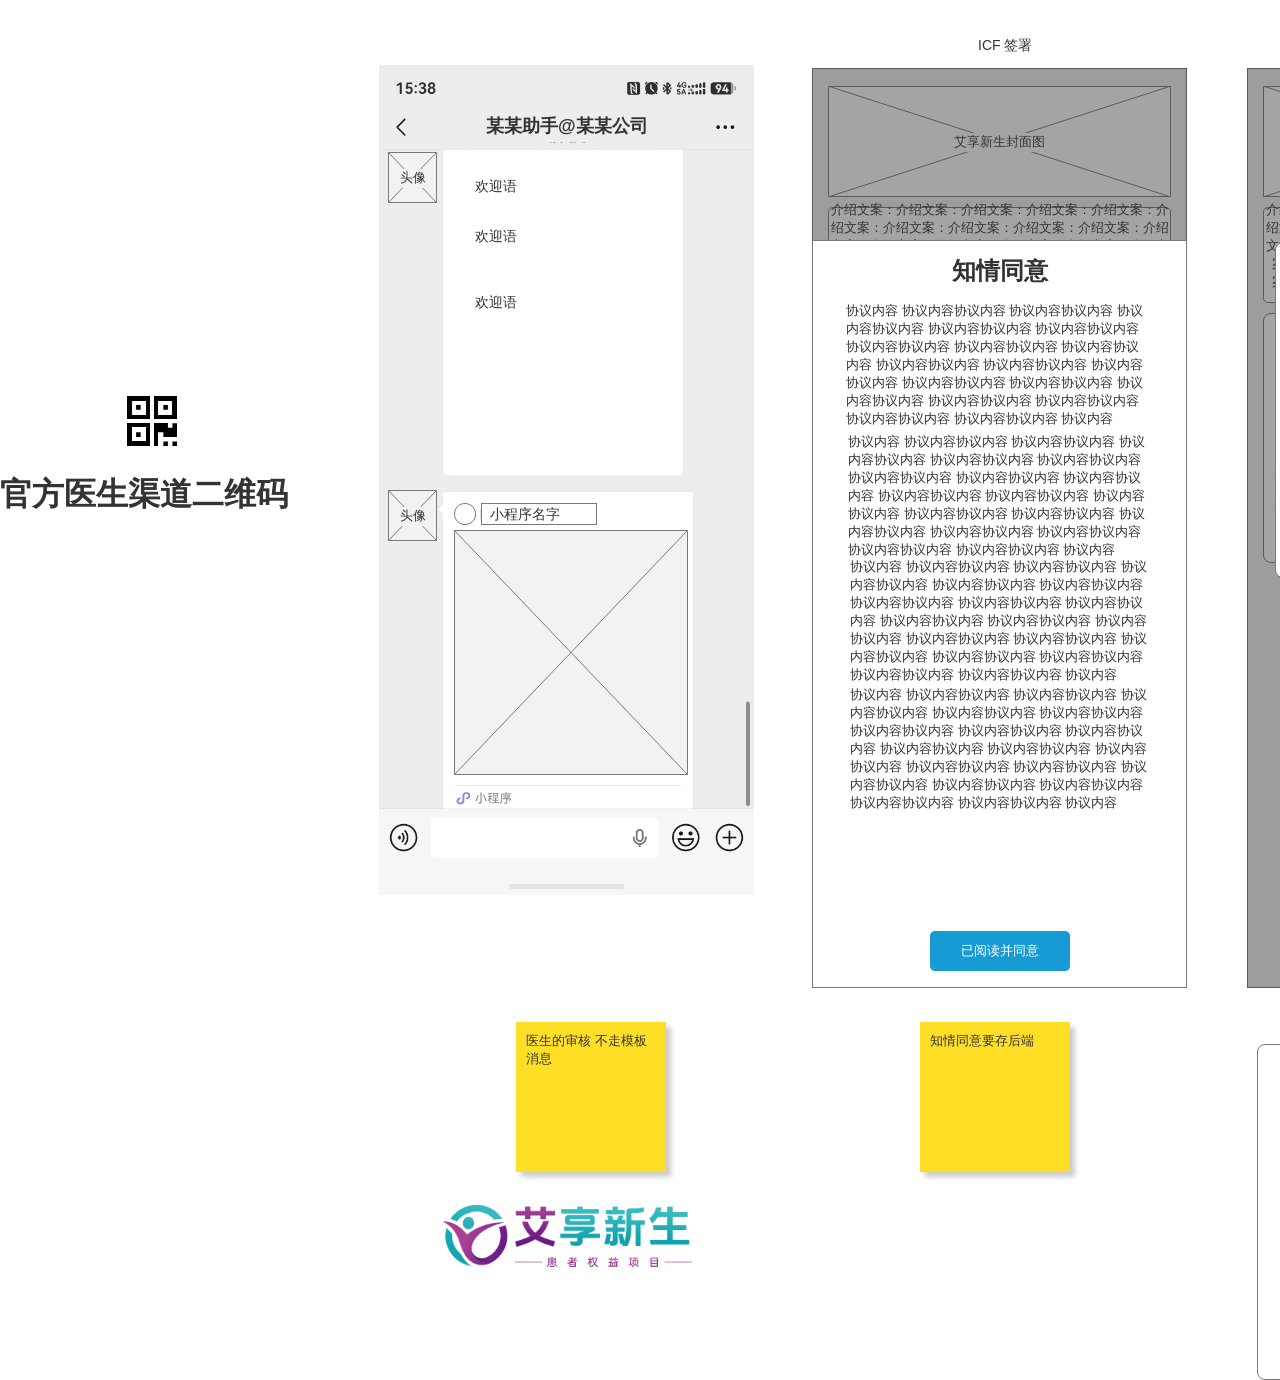
<file: MTH/aixiangxinsheng/医生页面.html>
﻿<!DOCTYPE html>
<html>
  <head>
    <title>医生页面</title>
    <meta http-equiv="X-UA-Compatible" content="IE=edge"/>
    <meta http-equiv="content-type" content="text/html; charset=utf-8"/>
    <link href="resources/css/axure_rp_page.css" type="text/css" rel="stylesheet"/>
    <link href="data/styles.css" type="text/css" rel="stylesheet"/>
    <link href="files/医生页面/styles.css" type="text/css" rel="stylesheet"/>
    <script src="resources/scripts/jquery-3.2.1.min.js"></script>
    <script src="resources/scripts/axure/axQuery.js"></script>
    <script src="resources/scripts/axure/globals.js"></script>
    <script src="resources/scripts/axutils.js"></script>
    <script src="resources/scripts/axure/annotation.js"></script>
    <script src="resources/scripts/axure/axQuery.std.js"></script>
    <script src="resources/scripts/axure/doc.js"></script>
    <script src="resources/scripts/messagecenter.js"></script>
    <script src="resources/scripts/axure/events.js"></script>
    <script src="resources/scripts/axure/recording.js"></script>
    <script src="resources/scripts/axure/action.js"></script>
    <script src="resources/scripts/axure/expr.js"></script>
    <script src="resources/scripts/axure/geometry.js"></script>
    <script src="resources/scripts/axure/flyout.js"></script>
    <script src="resources/scripts/axure/model.js"></script>
    <script src="resources/scripts/axure/repeater.js"></script>
    <script src="resources/scripts/axure/sto.js"></script>
    <script src="resources/scripts/axure/utils.temp.js"></script>
    <script src="resources/scripts/axure/variables.js"></script>
    <script src="resources/scripts/axure/drag.js"></script>
    <script src="resources/scripts/axure/move.js"></script>
    <script src="resources/scripts/axure/visibility.js"></script>
    <script src="resources/scripts/axure/style.js"></script>
    <script src="resources/scripts/axure/adaptive.js"></script>
    <script src="resources/scripts/axure/tree.js"></script>
    <script src="resources/scripts/axure/init.temp.js"></script>
    <script src="resources/scripts/axure/legacy.js"></script>
    <script src="resources/scripts/axure/viewer.js"></script>
    <script src="resources/scripts/axure/math.js"></script>
    <script src="resources/scripts/axure/jquery.nicescroll.min.js"></script>
    <script src="data/document.js"></script>
    <script src="files/医生页面/data.js"></script>
    <script type="text/javascript">
      $axure.utils.getTransparentGifPath = function() { return 'resources/images/transparent.gif'; };
      $axure.utils.getOtherPath = function() { return 'resources/Other.html'; };
      $axure.utils.getReloadPath = function() { return 'resources/reload.html'; };
    </script>
  </head>
  <body>
    <div id="base" class="">

      <!-- Unnamed (矩形) -->
      <div id="u0" class="ax_default box_1">
        <div id="u0_div" class=""></div>
        <div id="u0_text" class="text " style="display:none; visibility: hidden">
          <p></p>
        </div>
      </div>

      <!-- Unnamed (占位符) -->
      <div id="u1" class="ax_default placeholder">
        <img id="u1_img" class="img " src="images/医生页面/u1.svg"/>
        <div id="u1_text" class="text ">
          <p><span style="text-decoration:none;">艾享新生封面图</span></p>
        </div>
      </div>

      <!-- Unnamed (矩形) -->
      <div id="u2" class="ax_default button">
        <div id="u2_div" class=""></div>
        <div id="u2_text" class="text ">
          <p><span style="text-decoration:none;">介绍文案：介绍文案：介绍文案：介绍文案：介绍文案：介绍文案：介绍文案：介绍文案：介绍文案：介绍文案：介绍文案：介绍文案：介绍文案：介绍文案：介绍文案：介绍文案：介绍文案：介绍文案：介绍文案：介绍文案：介绍文案：介绍文案：介绍文案：介绍文案：介绍文案：介绍文案：</span></p>
        </div>
      </div>

      <!-- Unnamed (组合) -->
      <div id="u3" class="ax_default" data-left="862" data-top="313" data-width="343" data-height="250">

        <!-- Unnamed (矩形) -->
        <div id="u4" class="ax_default box_1">
          <div id="u4_div" class=""></div>
          <div id="u4_text" class="text " style="display:none; visibility: hidden">
            <p></p>
          </div>
        </div>

        <!-- Unnamed (矩形) -->
        <div id="u5" class="ax_default _三级标题">
          <div id="u5_div" class=""></div>
          <div id="u5_text" class="text ">
            <p><span style="text-decoration:none;">给药日程</span></p>
          </div>
        </div>

        <!-- Unnamed (矩形) -->
        <div id="u6" class="ax_default _三级标题">
          <div id="u6_div" class=""></div>
          <div id="u6_text" class="text ">
            <p><span style="text-decoration:none;">2026/09</span></p>
          </div>
        </div>

        <!-- Unnamed (形状) -->
        <div id="u7" class="ax_default icon">
          <img id="u7_img" class="img " src="images/医生页面/u7.svg"/>
          <div id="u7_text" class="text " style="display:none; visibility: hidden">
            <p></p>
          </div>
        </div>

        <!-- Unnamed (形状) -->
        <div id="u8" class="ax_default icon">
          <img id="u8_img" class="img " src="images/医生页面/u7.svg"/>
          <div id="u8_text" class="text " style="display:none; visibility: hidden">
            <p></p>
          </div>
        </div>

        <!-- Unnamed (矩形) -->
        <div id="u9" class="ax_default label">
          <div id="u9_div" class=""></div>
          <div id="u9_text" class="text ">
            <p><span style="text-decoration:none;">日</span></p>
          </div>
        </div>

        <!-- Unnamed (矩形) -->
        <div id="u10" class="ax_default label">
          <div id="u10_div" class=""></div>
          <div id="u10_text" class="text ">
            <p><span style="text-decoration:none;">一</span></p>
          </div>
        </div>

        <!-- Unnamed (矩形) -->
        <div id="u11" class="ax_default label">
          <div id="u11_div" class=""></div>
          <div id="u11_text" class="text ">
            <p><span style="text-decoration:none;">二</span></p>
          </div>
        </div>

        <!-- Unnamed (矩形) -->
        <div id="u12" class="ax_default label">
          <div id="u12_div" class=""></div>
          <div id="u12_text" class="text ">
            <p><span style="text-decoration:none;">三</span></p>
          </div>
        </div>

        <!-- Unnamed (矩形) -->
        <div id="u13" class="ax_default label">
          <div id="u13_div" class=""></div>
          <div id="u13_text" class="text ">
            <p><span style="text-decoration:none;">四</span></p>
          </div>
        </div>

        <!-- Unnamed (矩形) -->
        <div id="u14" class="ax_default label">
          <div id="u14_div" class=""></div>
          <div id="u14_text" class="text ">
            <p><span style="text-decoration:none;">五</span></p>
          </div>
        </div>

        <!-- Unnamed (矩形) -->
        <div id="u15" class="ax_default label">
          <div id="u15_div" class=""></div>
          <div id="u15_text" class="text ">
            <p><span style="text-decoration:none;">六</span></p>
          </div>
        </div>

        <!-- Unnamed (矩形) -->
        <div id="u16" class="ax_default label">
          <div id="u16_div" class=""></div>
          <div id="u16_text" class="text ">
            <p><span style="text-decoration:none;">1</span></p>
          </div>
        </div>

        <!-- Unnamed (矩形) -->
        <div id="u17" class="ax_default label">
          <div id="u17_div" class=""></div>
          <div id="u17_text" class="text ">
            <p><span style="text-decoration:none;">2</span></p>
          </div>
        </div>

        <!-- Unnamed (矩形) -->
        <div id="u18" class="ax_default label">
          <div id="u18_div" class=""></div>
          <div id="u18_text" class="text ">
            <p><span style="text-decoration:none;">3</span></p>
          </div>
        </div>

        <!-- Unnamed (矩形) -->
        <div id="u19" class="ax_default label">
          <div id="u19_div" class=""></div>
          <div id="u19_text" class="text ">
            <p><span style="text-decoration:none;">4</span></p>
          </div>
        </div>

        <!-- Unnamed (矩形) -->
        <div id="u20" class="ax_default label">
          <div id="u20_div" class=""></div>
          <div id="u20_text" class="text ">
            <p><span style="text-decoration:none;">5</span></p>
          </div>
        </div>

        <!-- Unnamed (矩形) -->
        <div id="u21" class="ax_default label">
          <div id="u21_div" class=""></div>
          <div id="u21_text" class="text ">
            <p><span style="text-decoration:none;">6</span></p>
          </div>
        </div>

        <!-- Unnamed (矩形) -->
        <div id="u22" class="ax_default label">
          <div id="u22_div" class=""></div>
          <div id="u22_text" class="text ">
            <p><span style="text-decoration:none;">7</span></p>
          </div>
        </div>

        <!-- Unnamed (矩形) -->
        <div id="u23" class="ax_default label">
          <div id="u23_div" class=""></div>
          <div id="u23_text" class="text ">
            <p><span style="text-decoration:none;">8</span></p>
          </div>
        </div>

        <!-- Unnamed (矩形) -->
        <div id="u24" class="ax_default label">
          <div id="u24_div" class=""></div>
          <div id="u24_text" class="text ">
            <p><span style="text-decoration:none;">9</span></p>
          </div>
        </div>

        <!-- Unnamed (矩形) -->
        <div id="u25" class="ax_default label">
          <div id="u25_div" class=""></div>
          <div id="u25_text" class="text ">
            <p><span style="text-decoration:none;">10</span></p>
          </div>
        </div>

        <!-- Unnamed (矩形) -->
        <div id="u26" class="ax_default label">
          <div id="u26_div" class=""></div>
          <div id="u26_text" class="text ">
            <p><span style="text-decoration:none;">11</span></p>
          </div>
        </div>

        <!-- Unnamed (矩形) -->
        <div id="u27" class="ax_default label">
          <div id="u27_div" class=""></div>
          <div id="u27_text" class="text ">
            <p><span style="text-decoration:none;">12</span></p>
          </div>
        </div>

        <!-- Unnamed (矩形) -->
        <div id="u28" class="ax_default label">
          <div id="u28_div" class=""></div>
          <div id="u28_text" class="text ">
            <p><span style="text-decoration:none;">13</span></p>
          </div>
        </div>

        <!-- Unnamed (矩形) -->
        <div id="u29" class="ax_default label">
          <div id="u29_div" class=""></div>
          <div id="u29_text" class="text ">
            <p><span style="text-decoration:none;">14</span></p>
          </div>
        </div>

        <!-- Unnamed (矩形) -->
        <div id="u30" class="ax_default label">
          <div id="u30_div" class=""></div>
          <div id="u30_text" class="text ">
            <p><span style="text-decoration:none;">15</span></p>
          </div>
        </div>

        <!-- Unnamed (矩形) -->
        <div id="u31" class="ax_default label">
          <div id="u31_div" class=""></div>
          <div id="u31_text" class="text ">
            <p><span style="text-decoration:none;">16</span></p>
          </div>
        </div>

        <!-- Unnamed (矩形) -->
        <div id="u32" class="ax_default label">
          <div id="u32_div" class=""></div>
          <div id="u32_text" class="text ">
            <p><span style="text-decoration:none;">17</span></p>
          </div>
        </div>

        <!-- Unnamed (矩形) -->
        <div id="u33" class="ax_default label">
          <div id="u33_div" class=""></div>
          <div id="u33_text" class="text ">
            <p><span style="text-decoration:none;">18</span></p>
          </div>
        </div>

        <!-- Unnamed (矩形) -->
        <div id="u34" class="ax_default label">
          <div id="u34_div" class=""></div>
          <div id="u34_text" class="text ">
            <p><span style="text-decoration:none;">19</span></p>
          </div>
        </div>

        <!-- Unnamed (矩形) -->
        <div id="u35" class="ax_default label">
          <div id="u35_div" class=""></div>
          <div id="u35_text" class="text ">
            <p><span style="text-decoration:none;">20</span></p>
          </div>
        </div>

        <!-- Unnamed (矩形) -->
        <div id="u36" class="ax_default label">
          <div id="u36_div" class=""></div>
          <div id="u36_text" class="text ">
            <p><span style="text-decoration:none;">21</span></p>
          </div>
        </div>

        <!-- Unnamed (矩形) -->
        <div id="u37" class="ax_default label">
          <div id="u37_div" class=""></div>
          <div id="u37_text" class="text ">
            <p><span style="text-decoration:none;">22</span></p>
          </div>
        </div>

        <!-- Unnamed (矩形) -->
        <div id="u38" class="ax_default label">
          <div id="u38_div" class=""></div>
          <div id="u38_text" class="text ">
            <p><span style="text-decoration:none;">23</span></p>
          </div>
        </div>

        <!-- Unnamed (矩形) -->
        <div id="u39" class="ax_default label">
          <div id="u39_div" class=""></div>
          <div id="u39_text" class="text ">
            <p><span style="text-decoration:none;">24</span></p>
          </div>
        </div>

        <!-- Unnamed (矩形) -->
        <div id="u40" class="ax_default label">
          <div id="u40_div" class=""></div>
          <div id="u40_text" class="text ">
            <p><span style="text-decoration:none;">25</span></p>
          </div>
        </div>

        <!-- Unnamed (矩形) -->
        <div id="u41" class="ax_default label">
          <div id="u41_div" class=""></div>
          <div id="u41_text" class="text ">
            <p><span style="text-decoration:none;">26</span></p>
          </div>
        </div>

        <!-- Unnamed (矩形) -->
        <div id="u42" class="ax_default label">
          <div id="u42_div" class=""></div>
          <div id="u42_text" class="text ">
            <p><span style="text-decoration:none;">27</span></p>
          </div>
        </div>

        <!-- Unnamed (矩形) -->
        <div id="u43" class="ax_default label">
          <div id="u43_div" class=""></div>
          <div id="u43_text" class="text ">
            <p><span style="text-decoration:none;">28</span></p>
          </div>
        </div>

        <!-- Unnamed (矩形) -->
        <div id="u44" class="ax_default label">
          <div id="u44_div" class=""></div>
          <div id="u44_text" class="text ">
            <p><span style="text-decoration:none;">29</span></p>
          </div>
        </div>

        <!-- Unnamed (矩形) -->
        <div id="u45" class="ax_default label">
          <div id="u45_div" class=""></div>
          <div id="u45_text" class="text ">
            <p><span style="text-decoration:none;">30</span></p>
          </div>
        </div>

        <!-- Unnamed (矩形) -->
        <div id="u46" class="ax_default label">
          <div id="u46_div" class=""></div>
          <div id="u46_text" class="text ">
            <p><span style="text-decoration:none;">31</span></p>
          </div>
        </div>

        <!-- Unnamed (矩形) -->
        <div id="u47" class="ax_default button">
          <div id="u47_div" class=""></div>
          <div id="u47_text" class="text ">
            <p><span style="text-decoration:none;">立即打卡</span></p>
          </div>
        </div>
      </div>

      <!-- Unnamed (矩形) -->
      <div id="u48" class="ax_default box_1">
        <div id="u48_div" class=""></div>
        <div id="u48_text" class="text " style="display:none; visibility: hidden">
          <p></p>
        </div>
      </div>

      <!-- Unnamed (占位符) -->
      <div id="u49" class="ax_default placeholder">
        <img id="u49_img" class="img " src="images/医生页面/u49.svg"/>
        <div id="u49_text" class="text " style="display:none; visibility: hidden">
          <p></p>
        </div>
      </div>

      <!-- Unnamed (矩形) -->
      <div id="u50" class="ax_default label">
        <div id="u50_div" class=""></div>
        <div id="u50_text" class="text ">
          <p><span style="text-decoration:none;">入组申请</span></p>
        </div>
      </div>

      <!-- Unnamed (占位符) -->
      <div id="u51" class="ax_default placeholder">
        <img id="u51_img" class="img " src="images/医生页面/u51.svg"/>
        <div id="u51_text" class="text " style="display:none; visibility: hidden">
          <p></p>
        </div>
      </div>

      <!-- Unnamed (矩形) -->
      <div id="u52" class="ax_default label">
        <div id="u52_div" class=""></div>
        <div id="u52_text" class="text ">
          <p><span style="text-decoration:none;">理赔申请</span></p>
        </div>
      </div>

      <!-- Unnamed (占位符) -->
      <div id="u53" class="ax_default placeholder">
        <img id="u53_img" class="img " src="images/医生页面/u53.svg"/>
        <div id="u53_text" class="text " style="display:none; visibility: hidden">
          <p></p>
        </div>
      </div>

      <!-- Unnamed (矩形) -->
      <div id="u54" class="ax_default label">
        <div id="u54_div" class=""></div>
        <div id="u54_text" class="text ">
          <p><span style="text-decoration:none;">联系客服</span></p>
        </div>
      </div>

      <!-- Unnamed (占位符) -->
      <div id="u55" class="ax_default placeholder">
        <img id="u55_img" class="img " src="images/医生页面/u55.svg"/>
        <div id="u55_text" class="text " style="display:none; visibility: hidden">
          <p></p>
        </div>
      </div>

      <!-- Unnamed (矩形) -->
      <div id="u56" class="ax_default label">
        <div id="u56_div" class=""></div>
        <div id="u56_text" class="text ">
          <p><span style="text-decoration:none;">给药日历</span></p>
        </div>
      </div>

      <!-- Unnamed (矩形) -->
      <div id="u57" class="ax_default box_1">
        <div id="u57_div" class=""></div>
        <div id="u57_text" class="text " style="display:none; visibility: hidden">
          <p></p>
        </div>
      </div>

      <!-- Unnamed (矩形) -->
      <div id="u58" class="ax_default primary_button">
        <div id="u58_div" class=""></div>
        <div id="u58_text" class="text ">
          <p><span style="text-decoration:none;">立即完善信息</span></p>
        </div>
      </div>

      <!-- Unnamed (占位符) -->
      <div id="u59" class="ax_default placeholder">
        <img id="u59_img" class="img " src="images/医生页面/u59.svg"/>
        <div id="u59_text" class="text " style="display:none; visibility: hidden">
          <p></p>
        </div>
      </div>

      <!-- Unnamed (矩形) -->
      <div id="u60" class="ax_default _三级标题">
        <div id="u60_div" class=""></div>
        <div id="u60_text" class="text ">
          <p><span style="text-decoration:none;">患教标题</span></p>
        </div>
      </div>

      <!-- Unnamed (矩形) -->
      <div id="u61" class="ax_default label">
        <div id="u61_div" class=""></div>
        <div id="u61_text" class="text ">
          <p><span style="text-decoration:none;">患教正文摘要患教正文摘要患教正文摘要</span></p>
        </div>
      </div>

      <!-- Unnamed (线段) -->
      <div id="u62" class="ax_default line">
        <img id="u62_img" class="img " src="images/医生页面/u62.svg"/>
        <div id="u62_text" class="text " style="display:none; visibility: hidden">
          <p></p>
        </div>
      </div>

      <!-- Unnamed (占位符) -->
      <div id="u63" class="ax_default placeholder">
        <img id="u63_img" class="img " src="images/医生页面/u63.svg"/>
        <div id="u63_text" class="text " style="display:none; visibility: hidden">
          <p></p>
        </div>
      </div>

      <!-- Unnamed (矩形) -->
      <div id="u64" class="ax_default _三级标题">
        <div id="u64_div" class=""></div>
        <div id="u64_text" class="text ">
          <p><span style="text-decoration:none;">患教标题</span></p>
        </div>
      </div>

      <!-- Unnamed (矩形) -->
      <div id="u65" class="ax_default label">
        <div id="u65_div" class=""></div>
        <div id="u65_text" class="text ">
          <p><span style="text-decoration:none;">患教正文摘要患教正文摘要患教正文摘要</span></p>
        </div>
      </div>

      <!-- Unnamed (线段) -->
      <div id="u66" class="ax_default line">
        <img id="u66_img" class="img " src="images/医生页面/u62.svg"/>
        <div id="u66_text" class="text " style="display:none; visibility: hidden">
          <p></p>
        </div>
      </div>

      <!-- Unnamed (矩形) -->
      <div id="u67" class="ax_default box_3">
        <div id="u67_div" class=""></div>
        <div id="u67_text" class="text " style="display:none; visibility: hidden">
          <p></p>
        </div>
      </div>

      <!-- Unnamed (矩形) -->
      <div id="u68" class="ax_default box_1">
        <div id="u68_div" class=""></div>
        <div id="u68_text" class="text " style="display:none; visibility: hidden">
          <p></p>
        </div>
      </div>

      <!-- Unnamed (矩形) -->
      <div id="u69" class="ax_default _二级标题">
        <div id="u69_div" class=""></div>
        <div id="u69_text" class="text ">
          <p><span style="text-decoration:none;">知情同意</span></p>
        </div>
      </div>

      <!-- Unnamed (形状) -->
      <div id="u70" class="ax_default primary_button">
        <img id="u70_img" class="img " src="images/医生页面/u70.svg"/>
        <div id="u70_text" class="text ">
          <p><span style="text-decoration:none;">已阅读并同意</span></p>
        </div>
      </div>

      <!-- Unnamed (矩形) -->
      <div id="u71" class="ax_default _文本段落">
        <div id="u71_div" class=""></div>
        <div id="u71_text" class="text ">
          <p><span style="text-decoration:none;">协议内容 协议内容协议内容 协议内容协议内容 协议内容协议内容 协议内容协议内容 协议内容协议内容 协议内容协议内容 协议内容协议内容 协议内容协议内容 协议内容协议内容 协议内容协议内容 协议内容协议内容 协议内容协议内容 协议内容协议内容 协议内容协议内容 协议内容协议内容 协议内容协议内容 协议内容协议内容 协议内容协议内容 协议内容</span></p>
        </div>
      </div>

      <!-- Unnamed (矩形) -->
      <div id="u72" class="ax_default _文本段落">
        <div id="u72_div" class=""></div>
        <div id="u72_text" class="text ">
          <p><span style="text-decoration:none;">协议内容 协议内容协议内容 协议内容协议内容 协议内容协议内容 协议内容协议内容 协议内容协议内容 协议内容协议内容 协议内容协议内容 协议内容协议内容 协议内容协议内容 协议内容协议内容 协议内容协议内容 协议内容协议内容 协议内容协议内容 协议内容协议内容 协议内容协议内容 协议内容协议内容 协议内容协议内容 协议内容协议内容 协议内容</span></p>
        </div>
      </div>

      <!-- Unnamed (矩形) -->
      <div id="u73" class="ax_default _文本段落">
        <div id="u73_div" class=""></div>
        <div id="u73_text" class="text ">
          <p><span style="text-decoration:none;">协议内容 协议内容协议内容 协议内容协议内容 协议内容协议内容 协议内容协议内容 协议内容协议内容 协议内容协议内容 协议内容协议内容 协议内容协议内容 协议内容协议内容 协议内容协议内容 协议内容协议内容 协议内容协议内容 协议内容协议内容 协议内容协议内容 协议内容协议内容 协议内容协议内容 协议内容协议内容 协议内容协议内容 协议内容</span></p>
        </div>
      </div>

      <!-- Unnamed (矩形) -->
      <div id="u74" class="ax_default _文本段落">
        <div id="u74_div" class=""></div>
        <div id="u74_text" class="text ">
          <p><span style="text-decoration:none;">协议内容 协议内容协议内容 协议内容协议内容 协议内容协议内容 协议内容协议内容 协议内容协议内容 协议内容协议内容 协议内容协议内容 协议内容协议内容 协议内容协议内容 协议内容协议内容 协议内容协议内容 协议内容协议内容 协议内容协议内容 协议内容协议内容 协议内容协议内容 协议内容协议内容 协议内容协议内容 协议内容协议内容 协议内容</span></p>
        </div>
      </div>

      <!-- Unnamed (矩形) -->
      <div id="u75" class="ax_default label">
        <div id="u75_div" class=""></div>
        <div id="u75_text" class="text ">
          <p><span style="text-decoration:none;">ICF 签署</span></p>
        </div>
      </div>

      <!-- Unnamed (图片 ) -->
      <div id="u76" class="ax_default _图片_">
        <img id="u76_img" class="img " src="images/医生页面/u76.png"/>
        <div id="u76_text" class="text " style="display:none; visibility: hidden">
          <p></p>
        </div>
      </div>

      <!-- Unnamed (图片 ) -->
      <div id="u77" class="ax_default _图片_">
        <img id="u77_img" class="img " src="images/医生页面/u77.png"/>
        <div id="u77_text" class="text " style="display:none; visibility: hidden">
          <p></p>
        </div>
      </div>

      <!-- Unnamed (图片 ) -->
      <div id="u78" class="ax_default _图片_">
        <img id="u78_img" class="img " src="images/医生页面/u78.png"/>
        <div id="u78_text" class="text " style="display:none; visibility: hidden">
          <p></p>
        </div>
      </div>

      <!-- Unnamed (矩形) -->
      <div id="u79" class="ax_default box_1">
        <div id="u79_div" class=""></div>
        <div id="u79_text" class="text " style="display:none; visibility: hidden">
          <p></p>
        </div>
      </div>

      <!-- Unnamed (矩形) -->
      <div id="u80" class="ax_default _三级标题">
        <div id="u80_div" class=""></div>
        <div id="u80_text" class="text ">
          <p><span style="text-decoration:none;">艾享新生</span></p>
        </div>
      </div>

      <!-- Unnamed (矩形) -->
      <div id="u81" class="ax_default box_1">
        <div id="u81_div" class=""></div>
        <div id="u81_text" class="text " style="display:none; visibility: hidden">
          <p></p>
        </div>
      </div>

      <!-- Unnamed (矩形) -->
      <div id="u82" class="ax_default label">
        <div id="u82_div" class=""></div>
        <div id="u82_text" class="text ">
          <p><span style="text-decoration:none;">请上传医生本人的医生执业资格证或医院工作证</span></p>
        </div>
      </div>

      <!-- Unnamed (矩形) -->
      <div id="u83" class="ax_default box_1">
        <div id="u83_div" class=""></div>
        <div id="u83_text" class="text " style="display:none; visibility: hidden">
          <p></p>
        </div>
      </div>

      <!-- Unnamed (矩形) -->
      <div id="u84" class="ax_default label">
        <div id="u84_div" class=""></div>
        <div id="u84_text" class="text ">
          <p><span style="text-decoration:none;">医生本人</span></p>
        </div>
      </div>

      <!-- Unnamed (图片 ) -->
      <div id="u85" class="ax_default _图片_">
        <img id="u85_img" class="img " src="images/医生页面/u85.png"/>
        <div id="u85_text" class="text " style="display:none; visibility: hidden">
          <p></p>
        </div>
      </div>

      <!-- Unnamed (矩形) -->
      <div id="u86" class="ax_default box_1">
        <div id="u86_div" class=""></div>
        <div id="u86_text" class="text " style="display:none; visibility: hidden">
          <p></p>
        </div>
      </div>

      <!-- Unnamed (图片 ) -->
      <div id="u87" class="ax_default _图片_">
        <img id="u87_img" class="img " src="images/医生页面/u87.svg"/>
        <div id="u87_text" class="text " style="display:none; visibility: hidden">
          <p></p>
        </div>
      </div>

      <!-- Unnamed (矩形) -->
      <div id="u88" class="ax_default box_1">
        <div id="u88_div" class=""></div>
        <div id="u88_text" class="text " style="display:none; visibility: hidden">
          <p></p>
        </div>
      </div>

      <!-- Unnamed (矩形) -->
      <div id="u89" class="ax_default _二级标题">
        <div id="u89_div" class=""></div>
        <div id="u89_text" class="text ">
          <p style="text-align:left;"><span style="text-decoration:none;">您的资质材料</span></p><p style="text-align:center;"><span style="text-decoration:none;">被驳回</span></p>
        </div>
      </div>

      <!-- Unnamed (矩形) -->
      <div id="u90" class="ax_default box_1">
        <div id="u90_div" class=""></div>
        <div id="u90_text" class="text " style="display:none; visibility: hidden">
          <p></p>
        </div>
      </div>

      <!-- Unnamed (矩形) -->
      <div id="u91" class="ax_default _二级标题">
        <div id="u91_div" class=""></div>
        <div id="u91_text" class="text ">
          <p><span style="text-decoration:none;">您的资质材料已提交</span></p>
        </div>
      </div>

      <!-- Unnamed (矩形) -->
      <div id="u92" class="ax_default label">
        <div id="u92_div" class=""></div>
        <div id="u92_text" class="text ">
          <p><span style="text-decoration:none;">平台将在1个工作日内核对完成， </span></p><p><span style="text-decoration:none;">请留意平台消息提醒</span></p>
        </div>
      </div>

      <!-- Unnamed (文本域) -->
      <div id="u93" class="ax_default text_area">
        <div id="u93_div" class=""></div>
        <textarea id="u93_input" class="u93_input">您的材料有问题</textarea>
      </div>

      <!-- Unnamed (矩形) -->
      <div id="u94" class="ax_default primary_button">
        <div id="u94_div" class=""></div>
        <div id="u94_text" class="text ">
          <p><span style="text-decoration:none;">重新提交</span></p>
        </div>
      </div>

      <!-- Unnamed (矩形) -->
      <div id="u95" class="ax_default box_1">
        <div id="u95_div" class=""></div>
        <div id="u95_text" class="text " style="display:none; visibility: hidden">
          <p></p>
        </div>
      </div>

      <!-- Unnamed (占位符) -->
      <div id="u96" class="ax_default placeholder">
        <img id="u96_img" class="img " src="images/医生页面/u96.svg"/>
        <div id="u96_text" class="text ">
          <p><span style="text-decoration:none;">艾享新生封面图</span></p>
        </div>
      </div>

      <!-- Unnamed (矩形) -->
      <div id="u97" class="ax_default box_1">
        <div id="u97_div" class=""></div>
        <div id="u97_text" class="text " style="display:none; visibility: hidden">
          <p></p>
        </div>
      </div>

      <!-- Unnamed (矩形) -->
      <div id="u98" class="ax_default box_1">
        <div id="u98_div" class=""></div>
        <div id="u98_text" class="text " style="display:none; visibility: hidden">
          <p></p>
        </div>
      </div>

      <!-- Unnamed (占位符) -->
      <div id="u99" class="ax_default placeholder">
        <img id="u99_img" class="img " src="images/医生页面/u99.svg"/>
        <div id="u99_text" class="text " style="display:none; visibility: hidden">
          <p></p>
        </div>
      </div>

      <!-- Unnamed (矩形) -->
      <div id="u100" class="ax_default _三级标题">
        <div id="u100_div" class=""></div>
        <div id="u100_text" class="text ">
          <p><span style="text-decoration:none;">我的看板</span></p>
        </div>
      </div>

      <!-- Unnamed (线段) -->
      <div id="u101" class="ax_default line">
        <img id="u101_img" class="img " src="images/医生页面/u62.svg"/>
        <div id="u101_text" class="text " style="display:none; visibility: hidden">
          <p></p>
        </div>
      </div>

      <!-- Unnamed (占位符) -->
      <div id="u102" class="ax_default placeholder">
        <img id="u102_img" class="img " src="images/医生页面/u102.svg"/>
        <div id="u102_text" class="text " style="display:none; visibility: hidden">
          <p></p>
        </div>
      </div>

      <!-- Unnamed (矩形) -->
      <div id="u103" class="ax_default _三级标题">
        <div id="u103_div" class=""></div>
        <div id="u103_text" class="text ">
          <p><span style="text-decoration:none;">我的协议</span></p>
        </div>
      </div>

      <!-- Unnamed (线段) -->
      <div id="u104" class="ax_default line">
        <img id="u104_img" class="img " src="images/医生页面/u62.svg"/>
        <div id="u104_text" class="text " style="display:none; visibility: hidden">
          <p></p>
        </div>
      </div>

      <!-- Unnamed (占位符) -->
      <div id="u105" class="ax_default placeholder">
        <img id="u105_img" class="img " src="images/医生页面/u105.svg"/>
        <div id="u105_text" class="text " style="display:none; visibility: hidden">
          <p></p>
        </div>
      </div>

      <!-- Unnamed (矩形) -->
      <div id="u106" class="ax_default label">
        <div id="u106_div" class=""></div>
        <div id="u106_text" class="text ">
          <p><span style="text-decoration:none;">我的二维码</span></p>
        </div>
      </div>

      <!-- Unnamed (矩形) -->
      <div id="u107" class="ax_default _一级标题">
        <div id="u107_div" class=""></div>
        <div id="u107_text" class="text ">
          <p><span style="text-decoration:none;">企微码 待医生标签</span></p>
        </div>
      </div>

      <!-- Unnamed (矩形) -->
      <div id="u108" class="ax_default box_1">
        <div id="u108_div" class=""></div>
        <div id="u108_text" class="text " style="display:none; visibility: hidden">
          <p></p>
        </div>
      </div>

      <!-- Unnamed (矩形) -->
      <div id="u109" class="ax_default box_1">
        <div id="u109_div" class=""></div>
        <div id="u109_text" class="text " style="display:none; visibility: hidden">
          <p></p>
        </div>
      </div>

      <!-- Unnamed (矩形) -->
      <div id="u110" class="ax_default _三级标题">
        <div id="u110_div" class=""></div>
        <div id="u110_text" class="text ">
          <p><span style="text-decoration:none;">我的看板</span></p>
        </div>
      </div>

      <!-- Unnamed (矩形) -->
      <div id="u111" class="ax_default box_1">
        <div id="u111_div" class=""></div>
        <div id="u111_text" class="text " style="display:none; visibility: hidden">
          <p></p>
        </div>
      </div>

      <!-- Unnamed (矩形) -->
      <div id="u112" class="ax_default box_1">
        <div id="u112_div" class=""></div>
        <div id="u112_text" class="text " style="display:none; visibility: hidden">
          <p></p>
        </div>
      </div>

      <!-- Unnamed (矩形) -->
      <div id="u113" class="ax_default box_1">
        <div id="u113_div" class=""></div>
        <div id="u113_text" class="text " style="display:none; visibility: hidden">
          <p></p>
        </div>
      </div>

      <!-- Unnamed (矩形) -->
      <div id="u114" class="ax_default _三级标题">
        <div id="u114_div" class=""></div>
        <div id="u114_text" class="text ">
          <p><span style="text-decoration:none;">我的协议</span></p>
        </div>
      </div>

      <!-- Unnamed (矩形) -->
      <div id="u115" class="ax_default box_1">
        <div id="u115_div" class=""></div>
        <div id="u115_text" class="text " style="display:none; visibility: hidden">
          <p></p>
        </div>
      </div>

      <!-- Unnamed (占位符) -->
      <div id="u116" class="ax_default placeholder">
        <img id="u116_img" class="img " src="images/医生页面/u116.svg"/>
        <div id="u116_text" class="text " style="display:none; visibility: hidden">
          <p></p>
        </div>
      </div>

      <!-- Unnamed (矩形) -->
      <div id="u117" class="ax_default _三级标题">
        <div id="u117_div" class=""></div>
        <div id="u117_text" class="text ">
          <p><span style="text-decoration:none;">看板1</span></p>
        </div>
      </div>

      <!-- Unnamed (占位符) -->
      <div id="u118" class="ax_default placeholder">
        <img id="u118_img" class="img " src="images/医生页面/u118.svg"/>
        <div id="u118_text" class="text " style="display:none; visibility: hidden">
          <p></p>
        </div>
      </div>

      <!-- Unnamed (矩形) -->
      <div id="u119" class="ax_default _三级标题">
        <div id="u119_div" class=""></div>
        <div id="u119_text" class="text ">
          <p><span style="text-decoration:none;">看板2</span></p>
        </div>
      </div>

      <!-- Unnamed (占位符) -->
      <div id="u120" class="ax_default placeholder">
        <img id="u120_img" class="img " src="images/医生页面/u120.svg"/>
        <div id="u120_text" class="text " style="display:none; visibility: hidden">
          <p></p>
        </div>
      </div>

      <!-- Unnamed (矩形) -->
      <div id="u121" class="ax_default _三级标题">
        <div id="u121_div" class=""></div>
        <div id="u121_text" class="text ">
          <p><span style="text-decoration:none;">看板3</span></p>
        </div>
      </div>

      <!-- Unnamed (矩形) -->
      <div id="u122" class="ax_default _三级标题">
        <div id="u122_div" class=""></div>
        <div id="u122_text" class="text ">
          <p><span style="text-decoration:none;">《平台服务协议》</span></p>
        </div>
      </div>

      <!-- Unnamed (矩形) -->
      <div id="u123" class="ax_default label">
        <div id="u123_div" class=""></div>
        <div id="u123_text" class="text ">
          <p><span style="text-decoration:underline ;">查 看</span></p>
        </div>
      </div>

      <!-- Unnamed (线段) -->
      <div id="u124" class="ax_default line">
        <img id="u124_img" class="img " src="images/医生页面/u124.svg"/>
        <div id="u124_text" class="text " style="display:none; visibility: hidden">
          <p></p>
        </div>
      </div>

      <!-- Unnamed (矩形) -->
      <div id="u125" class="ax_default _三级标题">
        <div id="u125_div" class=""></div>
        <div id="u125_text" class="text ">
          <p><span style="text-decoration:none;">《个人信息告知书》</span></p>
        </div>
      </div>

      <!-- Unnamed (矩形) -->
      <div id="u126" class="ax_default label">
        <div id="u126_div" class=""></div>
        <div id="u126_text" class="text ">
          <p><span style="text-decoration:underline ;">查 看</span></p>
        </div>
      </div>

      <!-- Unnamed (线段) -->
      <div id="u127" class="ax_default line">
        <img id="u127_img" class="img " src="images/医生页面/u124.svg"/>
        <div id="u127_text" class="text " style="display:none; visibility: hidden">
          <p></p>
        </div>
      </div>

      <!-- Unnamed (矩形) -->
      <div id="u128" class="ax_default _三级标题">
        <div id="u128_div" class=""></div>
        <div id="u128_text" class="text ">
          <p><span style="text-decoration:none;">《授权以及参保说明》</span></p>
        </div>
      </div>

      <!-- Unnamed (矩形) -->
      <div id="u129" class="ax_default label">
        <div id="u129_div" class=""></div>
        <div id="u129_text" class="text ">
          <p><span style="text-decoration:underline ;">查 看</span></p>
        </div>
      </div>

      <!-- Unnamed (线段) -->
      <div id="u130" class="ax_default line">
        <img id="u130_img" class="img " src="images/医生页面/u124.svg"/>
        <div id="u130_text" class="text " style="display:none; visibility: hidden">
          <p></p>
        </div>
      </div>

      <!-- Unnamed (矩形) -->
      <div id="u131" class="ax_default _三级标题">
        <div id="u131_div" class=""></div>
        <div id="u131_text" class="text ">
          <p><span style="text-decoration:none;">《责任免除》</span></p>
        </div>
      </div>

      <!-- Unnamed (矩形) -->
      <div id="u132" class="ax_default label">
        <div id="u132_div" class=""></div>
        <div id="u132_text" class="text ">
          <p><span style="text-decoration:underline ;">查 看</span></p>
        </div>
      </div>

      <!-- Unnamed (线段) -->
      <div id="u133" class="ax_default line">
        <img id="u133_img" class="img " src="images/医生页面/u124.svg"/>
        <div id="u133_text" class="text " style="display:none; visibility: hidden">
          <p></p>
        </div>
      </div>

      <!-- Unnamed (矩形) -->
      <div id="u134" class="ax_default _三级标题">
        <div id="u134_div" class=""></div>
        <div id="u134_text" class="text ">
          <p><span style="text-decoration:none;">《保障计划表及产品条款》</span></p>
        </div>
      </div>

      <!-- Unnamed (矩形) -->
      <div id="u135" class="ax_default label">
        <div id="u135_div" class=""></div>
        <div id="u135_text" class="text ">
          <p><span style="text-decoration:underline ;">查 看</span></p>
        </div>
      </div>

      <!-- Unnamed (线段) -->
      <div id="u136" class="ax_default line">
        <img id="u136_img" class="img " src="images/医生页面/u124.svg"/>
        <div id="u136_text" class="text " style="display:none; visibility: hidden">
          <p></p>
        </div>
      </div>

      <!-- Unnamed (矩形) -->
      <div id="u137" class="ax_default _三级标题">
        <div id="u137_div" class=""></div>
        <div id="u137_text" class="text ">
          <p><span style="text-decoration:none;">《健康信息收集》</span></p>
        </div>
      </div>

      <!-- Unnamed (矩形) -->
      <div id="u138" class="ax_default label">
        <div id="u138_div" class=""></div>
        <div id="u138_text" class="text ">
          <p><span style="text-decoration:underline ;">查 看</span></p>
        </div>
      </div>

      <!-- Unnamed (线段) -->
      <div id="u139" class="ax_default line">
        <img id="u139_img" class="img " src="images/医生页面/u124.svg"/>
        <div id="u139_text" class="text " style="display:none; visibility: hidden">
          <p></p>
        </div>
      </div>

      <!-- Unnamed (矩形) -->
      <div id="u140" class="ax_default primary_button">
        <div id="u140_div" class=""></div>
        <div id="u140_text" class="text ">
          <p><span style="text-decoration:none;">注销登录</span></p>
        </div>
      </div>

      <!-- Unnamed (形状) -->
      <div id="u141" class="ax_default icon">
        <img id="u141_img" class="img " src="images/医生页面/u141.svg"/>
        <div id="u141_text" class="text " style="display:none; visibility: hidden">
          <p></p>
        </div>
      </div>

      <!-- Unnamed (矩形) -->
      <div id="u142" class="ax_default _一级标题">
        <div id="u142_div" class=""></div>
        <div id="u142_text" class="text ">
          <p><span style="text-decoration:none;">官方医生渠道二维码</span></p>
        </div>
      </div>

      <!-- Unnamed (图片 ) -->
      <div id="u143" class="ax_default _图片_">
        <img id="u143_img" class="img " src="images/医生页面/u143.png"/>
        <div id="u143_text" class="text " style="display:none; visibility: hidden">
          <p></p>
        </div>
      </div>

      <!-- Unnamed (矩形) -->
      <div id="u144" class="ax_default box_1">
        <div id="u144_div" class=""></div>
        <div id="u144_text" class="text " style="display:none; visibility: hidden">
          <p></p>
        </div>
      </div>

      <!-- Unnamed (矩形) -->
      <div id="u145" class="ax_default _三级标题">
        <div id="u145_div" class=""></div>
        <div id="u145_text" class="text ">
          <p><span style="text-decoration:none;">某某助手@某某公司</span></p>
        </div>
      </div>

      <!-- Unnamed (矩形) -->
      <div id="u146" class="ax_default box_1">
        <div id="u146_div" class=""></div>
        <div id="u146_text" class="text " style="display:none; visibility: hidden">
          <p></p>
        </div>
      </div>

      <!-- Unnamed (占位符) -->
      <div id="u147" class="ax_default placeholder">
        <img id="u147_img" class="img " src="images/医生页面/u147.svg"/>
        <div id="u147_text" class="text ">
          <p><span style="text-decoration:none;">头像</span></p>
        </div>
      </div>

      <!-- Unnamed (占位符) -->
      <div id="u148" class="ax_default placeholder">
        <img id="u148_img" class="img " src="images/医生页面/u148.svg"/>
        <div id="u148_text" class="text ">
          <p><span style="text-decoration:none;">头像</span></p>
        </div>
      </div>

      <!-- Unnamed (矩形) -->
      <div id="u149" class="ax_default label">
        <div id="u149_div" class=""></div>
        <div id="u149_text" class="text ">
          <p><span style="text-decoration:none;">欢迎语</span></p><p><span style="text-decoration:none;"><br></span></p><p><span style="text-decoration:none;"><br></span></p><p><span style="text-decoration:none;">欢迎语</span></p><p><span style="text-decoration:none;"><br></span></p><p><span style="text-decoration:none;"><br></span></p><p><span style="text-decoration:none;"><br></span></p><p><span style="text-decoration:none;">欢迎语</span></p>
        </div>
      </div>

      <!-- Unnamed (占位符) -->
      <div id="u150" class="ax_default placeholder">
        <img id="u150_img" class="img " src="images/医生页面/u150.svg"/>
        <div id="u150_text" class="text " style="display:none; visibility: hidden">
          <p></p>
        </div>
      </div>

      <!-- Unnamed (圆形) -->
      <div id="u151" class="ax_default ellipse">
        <img id="u151_img" class="img " src="images/医生页面/u151.svg"/>
        <div id="u151_text" class="text " style="display:none; visibility: hidden">
          <p></p>
        </div>
      </div>

      <!-- Unnamed (矩形) -->
      <div id="u152" class="ax_default box_1">
        <div id="u152_div" class=""></div>
        <div id="u152_text" class="text " style="display:none; visibility: hidden">
          <p></p>
        </div>
      </div>

      <!-- Unnamed (矩形) -->
      <div id="u153" class="ax_default label">
        <div id="u153_div" class=""></div>
        <div id="u153_text" class="text ">
          <p><span style="text-decoration:none;">小程序名字</span></p>
        </div>
      </div>

      <!-- Unnamed (矩形) -->
      <div id="u154" class="ax_default primary_button">
        <div id="u154_div" class=""></div>
        <div id="u154_text" class="text ">
          <p><span style="text-decoration:none;">确认提交</span></p>
        </div>
      </div>

      <!-- Unnamed (矩形) -->
      <div id="u155" class="ax_default button">
        <div id="u155_div" class=""></div>
        <div id="u155_text" class="text ">
          <p><span style="text-decoration:none;">返回首页</span></p>
        </div>
      </div>

      <!-- Unnamed (图片 ) -->
      <div id="u156" class="ax_default _图片_">
        <img id="u156_img" class="img " src="images/医生页面/u156.jpg"/>
        <div id="u156_text" class="text " style="display:none; visibility: hidden">
          <p></p>
        </div>
      </div>

      <!-- Unnamed (矩形) -->
      <div id="u157" class="ax_default sticky_1">
        <div id="u157_div" class=""></div>
        <div id="u157_text" class="text ">
          <p><span style="text-decoration:none;">白名单之外的医生入组</span></p>
        </div>
      </div>

      <!-- Unnamed (矩形) -->
      <div id="u158" class="ax_default sticky_1">
        <div id="u158_div" class=""></div>
        <div id="u158_text" class="text ">
          <p><span style="text-decoration:none;">知情同意要存后端</span></p>
        </div>
      </div>

      <!-- Unnamed (矩形) -->
      <div id="u159" class="ax_default sticky_1">
        <div id="u159_div" class=""></div>
        <div id="u159_text" class="text ">
          <p><span style="text-decoration:none;">医生的审核 不走模板消息</span></p>
        </div>
      </div>

      <!-- Unnamed (矩形) -->
      <div id="u160" class="ax_default flow_shape">
        <div id="u160_div" class=""></div>
        <div id="u160_text" class="text " style="display:none; visibility: hidden">
          <p></p>
        </div>
      </div>

      <!-- Unnamed (线段) -->
      <div id="u161" class="ax_default line">
        <img id="u161_img" class="img " src="images/医生页面/u161.svg"/>
        <div id="u161_text" class="text " style="display:none; visibility: hidden">
          <p></p>
        </div>
      </div>

      <!-- Unnamed (矩形) -->
      <div id="u162" class="ax_default _三级标题">
        <div id="u162_div" class=""></div>
        <div id="u162_text" class="text ">
          <p><span style="text-decoration:none;">提醒</span></p>
        </div>
      </div>

      <!-- Unnamed (矩形) -->
      <div id="u163" class="ax_default label">
        <div id="u163_div" class=""></div>
        <div id="u163_text" class="text ">
          <p><span style="text-decoration:none;">注销登录后，将无法绑定患者，无法查看患者信息。</span></p>
        </div>
      </div>

      <!-- Unnamed (矩形) -->
      <div id="u164" class="ax_default label">
        <div id="u164_div" class=""></div>
        <div id="u164_text" class="text ">
          <p><span style="text-decoration:none;">请确定是否要继续？</span></p>
        </div>
      </div>

      <!-- Unnamed (矩形) -->
      <div id="u165" class="ax_default button">
        <div id="u165_div" class=""></div>
        <div id="u165_text" class="text ">
          <p><span style="text-decoration:none;">确定</span></p>
        </div>
      </div>

      <!-- Unnamed (矩形) -->
      <div id="u166" class="ax_default primary_button">
        <div id="u166_div" class=""></div>
        <div id="u166_text" class="text ">
          <p><span style="text-decoration:none;">取消</span></p>
        </div>
      </div>

      <!-- Unnamed (矩形) -->
      <div id="u167" class="ax_default box_1">
        <div id="u167_div" class=""></div>
        <div id="u167_text" class="text " style="display:none; visibility: hidden">
          <p></p>
        </div>
      </div>

      <!-- Unnamed (占位符) -->
      <div id="u168" class="ax_default placeholder">
        <img id="u168_img" class="img " src="images/医生页面/u168.svg"/>
        <div id="u168_text" class="text ">
          <p><span style="text-decoration:none;">艾享新生封面图</span></p>
        </div>
      </div>

      <!-- Unnamed (矩形) -->
      <div id="u169" class="ax_default button">
        <div id="u169_div" class=""></div>
        <div id="u169_text" class="text ">
          <p><span style="text-decoration:none;">介绍文案：介绍文案：介绍文案：介绍文案：介绍文案：介绍文案：介绍文案：介绍文案：介绍文案：介绍文案：介绍文案：介绍文案：介绍文案：介绍文案：介绍文案：介绍文案：介绍文案：介绍文案：介绍文案：介绍文案：介绍文案：介绍文案：介绍文案：介绍文案：介绍文案：介绍文案：</span></p>
        </div>
      </div>

      <!-- Unnamed (组合) -->
      <div id="u170" class="ax_default" data-left="1297" data-top="313" data-width="343" data-height="250">

        <!-- Unnamed (矩形) -->
        <div id="u171" class="ax_default box_1">
          <div id="u171_div" class=""></div>
          <div id="u171_text" class="text " style="display:none; visibility: hidden">
            <p></p>
          </div>
        </div>

        <!-- Unnamed (矩形) -->
        <div id="u172" class="ax_default _三级标题">
          <div id="u172_div" class=""></div>
          <div id="u172_text" class="text ">
            <p><span style="text-decoration:none;">给药日程</span></p>
          </div>
        </div>

        <!-- Unnamed (矩形) -->
        <div id="u173" class="ax_default _三级标题">
          <div id="u173_div" class=""></div>
          <div id="u173_text" class="text ">
            <p><span style="text-decoration:none;">2026/09</span></p>
          </div>
        </div>

        <!-- Unnamed (形状) -->
        <div id="u174" class="ax_default icon">
          <img id="u174_img" class="img " src="images/医生页面/u7.svg"/>
          <div id="u174_text" class="text " style="display:none; visibility: hidden">
            <p></p>
          </div>
        </div>

        <!-- Unnamed (形状) -->
        <div id="u175" class="ax_default icon">
          <img id="u175_img" class="img " src="images/医生页面/u7.svg"/>
          <div id="u175_text" class="text " style="display:none; visibility: hidden">
            <p></p>
          </div>
        </div>

        <!-- Unnamed (矩形) -->
        <div id="u176" class="ax_default label">
          <div id="u176_div" class=""></div>
          <div id="u176_text" class="text ">
            <p><span style="text-decoration:none;">日</span></p>
          </div>
        </div>

        <!-- Unnamed (矩形) -->
        <div id="u177" class="ax_default label">
          <div id="u177_div" class=""></div>
          <div id="u177_text" class="text ">
            <p><span style="text-decoration:none;">一</span></p>
          </div>
        </div>

        <!-- Unnamed (矩形) -->
        <div id="u178" class="ax_default label">
          <div id="u178_div" class=""></div>
          <div id="u178_text" class="text ">
            <p><span style="text-decoration:none;">二</span></p>
          </div>
        </div>

        <!-- Unnamed (矩形) -->
        <div id="u179" class="ax_default label">
          <div id="u179_div" class=""></div>
          <div id="u179_text" class="text ">
            <p><span style="text-decoration:none;">三</span></p>
          </div>
        </div>

        <!-- Unnamed (矩形) -->
        <div id="u180" class="ax_default label">
          <div id="u180_div" class=""></div>
          <div id="u180_text" class="text ">
            <p><span style="text-decoration:none;">四</span></p>
          </div>
        </div>

        <!-- Unnamed (矩形) -->
        <div id="u181" class="ax_default label">
          <div id="u181_div" class=""></div>
          <div id="u181_text" class="text ">
            <p><span style="text-decoration:none;">五</span></p>
          </div>
        </div>

        <!-- Unnamed (矩形) -->
        <div id="u182" class="ax_default label">
          <div id="u182_div" class=""></div>
          <div id="u182_text" class="text ">
            <p><span style="text-decoration:none;">六</span></p>
          </div>
        </div>

        <!-- Unnamed (矩形) -->
        <div id="u183" class="ax_default label">
          <div id="u183_div" class=""></div>
          <div id="u183_text" class="text ">
            <p><span style="text-decoration:none;">1</span></p>
          </div>
        </div>

        <!-- Unnamed (矩形) -->
        <div id="u184" class="ax_default label">
          <div id="u184_div" class=""></div>
          <div id="u184_text" class="text ">
            <p><span style="text-decoration:none;">2</span></p>
          </div>
        </div>

        <!-- Unnamed (矩形) -->
        <div id="u185" class="ax_default label">
          <div id="u185_div" class=""></div>
          <div id="u185_text" class="text ">
            <p><span style="text-decoration:none;">3</span></p>
          </div>
        </div>

        <!-- Unnamed (矩形) -->
        <div id="u186" class="ax_default label">
          <div id="u186_div" class=""></div>
          <div id="u186_text" class="text ">
            <p><span style="text-decoration:none;">4</span></p>
          </div>
        </div>

        <!-- Unnamed (矩形) -->
        <div id="u187" class="ax_default label">
          <div id="u187_div" class=""></div>
          <div id="u187_text" class="text ">
            <p><span style="text-decoration:none;">5</span></p>
          </div>
        </div>

        <!-- Unnamed (矩形) -->
        <div id="u188" class="ax_default label">
          <div id="u188_div" class=""></div>
          <div id="u188_text" class="text ">
            <p><span style="text-decoration:none;">6</span></p>
          </div>
        </div>

        <!-- Unnamed (矩形) -->
        <div id="u189" class="ax_default label">
          <div id="u189_div" class=""></div>
          <div id="u189_text" class="text ">
            <p><span style="text-decoration:none;">7</span></p>
          </div>
        </div>

        <!-- Unnamed (矩形) -->
        <div id="u190" class="ax_default label">
          <div id="u190_div" class=""></div>
          <div id="u190_text" class="text ">
            <p><span style="text-decoration:none;">8</span></p>
          </div>
        </div>

        <!-- Unnamed (矩形) -->
        <div id="u191" class="ax_default label">
          <div id="u191_div" class=""></div>
          <div id="u191_text" class="text ">
            <p><span style="text-decoration:none;">9</span></p>
          </div>
        </div>

        <!-- Unnamed (矩形) -->
        <div id="u192" class="ax_default label">
          <div id="u192_div" class=""></div>
          <div id="u192_text" class="text ">
            <p><span style="text-decoration:none;">10</span></p>
          </div>
        </div>

        <!-- Unnamed (矩形) -->
        <div id="u193" class="ax_default label">
          <div id="u193_div" class=""></div>
          <div id="u193_text" class="text ">
            <p><span style="text-decoration:none;">11</span></p>
          </div>
        </div>

        <!-- Unnamed (矩形) -->
        <div id="u194" class="ax_default label">
          <div id="u194_div" class=""></div>
          <div id="u194_text" class="text ">
            <p><span style="text-decoration:none;">12</span></p>
          </div>
        </div>

        <!-- Unnamed (矩形) -->
        <div id="u195" class="ax_default label">
          <div id="u195_div" class=""></div>
          <div id="u195_text" class="text ">
            <p><span style="text-decoration:none;">13</span></p>
          </div>
        </div>

        <!-- Unnamed (矩形) -->
        <div id="u196" class="ax_default label">
          <div id="u196_div" class=""></div>
          <div id="u196_text" class="text ">
            <p><span style="text-decoration:none;">14</span></p>
          </div>
        </div>

        <!-- Unnamed (矩形) -->
        <div id="u197" class="ax_default label">
          <div id="u197_div" class=""></div>
          <div id="u197_text" class="text ">
            <p><span style="text-decoration:none;">15</span></p>
          </div>
        </div>

        <!-- Unnamed (矩形) -->
        <div id="u198" class="ax_default label">
          <div id="u198_div" class=""></div>
          <div id="u198_text" class="text ">
            <p><span style="text-decoration:none;">16</span></p>
          </div>
        </div>

        <!-- Unnamed (矩形) -->
        <div id="u199" class="ax_default label">
          <div id="u199_div" class=""></div>
          <div id="u199_text" class="text ">
            <p><span style="text-decoration:none;">17</span></p>
          </div>
        </div>

        <!-- Unnamed (矩形) -->
        <div id="u200" class="ax_default label">
          <div id="u200_div" class=""></div>
          <div id="u200_text" class="text ">
            <p><span style="text-decoration:none;">18</span></p>
          </div>
        </div>

        <!-- Unnamed (矩形) -->
        <div id="u201" class="ax_default label">
          <div id="u201_div" class=""></div>
          <div id="u201_text" class="text ">
            <p><span style="text-decoration:none;">19</span></p>
          </div>
        </div>

        <!-- Unnamed (矩形) -->
        <div id="u202" class="ax_default label">
          <div id="u202_div" class=""></div>
          <div id="u202_text" class="text ">
            <p><span style="text-decoration:none;">20</span></p>
          </div>
        </div>

        <!-- Unnamed (矩形) -->
        <div id="u203" class="ax_default label">
          <div id="u203_div" class=""></div>
          <div id="u203_text" class="text ">
            <p><span style="text-decoration:none;">21</span></p>
          </div>
        </div>

        <!-- Unnamed (矩形) -->
        <div id="u204" class="ax_default label">
          <div id="u204_div" class=""></div>
          <div id="u204_text" class="text ">
            <p><span style="text-decoration:none;">22</span></p>
          </div>
        </div>

        <!-- Unnamed (矩形) -->
        <div id="u205" class="ax_default label">
          <div id="u205_div" class=""></div>
          <div id="u205_text" class="text ">
            <p><span style="text-decoration:none;">23</span></p>
          </div>
        </div>

        <!-- Unnamed (矩形) -->
        <div id="u206" class="ax_default label">
          <div id="u206_div" class=""></div>
          <div id="u206_text" class="text ">
            <p><span style="text-decoration:none;">24</span></p>
          </div>
        </div>

        <!-- Unnamed (矩形) -->
        <div id="u207" class="ax_default label">
          <div id="u207_div" class=""></div>
          <div id="u207_text" class="text ">
            <p><span style="text-decoration:none;">25</span></p>
          </div>
        </div>

        <!-- Unnamed (矩形) -->
        <div id="u208" class="ax_default label">
          <div id="u208_div" class=""></div>
          <div id="u208_text" class="text ">
            <p><span style="text-decoration:none;">26</span></p>
          </div>
        </div>

        <!-- Unnamed (矩形) -->
        <div id="u209" class="ax_default label">
          <div id="u209_div" class=""></div>
          <div id="u209_text" class="text ">
            <p><span style="text-decoration:none;">27</span></p>
          </div>
        </div>

        <!-- Unnamed (矩形) -->
        <div id="u210" class="ax_default label">
          <div id="u210_div" class=""></div>
          <div id="u210_text" class="text ">
            <p><span style="text-decoration:none;">28</span></p>
          </div>
        </div>

        <!-- Unnamed (矩形) -->
        <div id="u211" class="ax_default label">
          <div id="u211_div" class=""></div>
          <div id="u211_text" class="text ">
            <p><span style="text-decoration:none;">29</span></p>
          </div>
        </div>

        <!-- Unnamed (矩形) -->
        <div id="u212" class="ax_default label">
          <div id="u212_div" class=""></div>
          <div id="u212_text" class="text ">
            <p><span style="text-decoration:none;">30</span></p>
          </div>
        </div>

        <!-- Unnamed (矩形) -->
        <div id="u213" class="ax_default label">
          <div id="u213_div" class=""></div>
          <div id="u213_text" class="text ">
            <p><span style="text-decoration:none;">31</span></p>
          </div>
        </div>

        <!-- Unnamed (矩形) -->
        <div id="u214" class="ax_default button">
          <div id="u214_div" class=""></div>
          <div id="u214_text" class="text ">
            <p><span style="text-decoration:none;">立即打卡</span></p>
          </div>
        </div>
      </div>

      <!-- Unnamed (矩形) -->
      <div id="u215" class="ax_default box_3">
        <div id="u215_div" class=""></div>
        <div id="u215_text" class="text " style="display:none; visibility: hidden">
          <p></p>
        </div>
      </div>

      <!-- Unnamed (矩形) -->
      <div id="u216" class="ax_default box_1">
        <div id="u216_div" class=""></div>
        <div id="u216_text" class="text " style="display:none; visibility: hidden">
          <p></p>
        </div>
      </div>

      <!-- Unnamed (矩形) -->
      <div id="u217" class="ax_default _二级标题">
        <div id="u217_div" class=""></div>
        <div id="u217_text" class="text ">
          <p><span style="text-decoration:none;">提醒</span></p>
        </div>
      </div>

      <!-- Unnamed (矩形) -->
      <div id="u218" class="ax_default _二级标题">
        <div id="u218_div" class=""></div>
        <div id="u218_text" class="text ">
          <p><span style="text-decoration:none;">156****9089</span></p>
        </div>
      </div>

      <!-- Unnamed (矩形) -->
      <div id="u219" class="ax_default label">
        <div id="u219_div" class=""></div>
        <div id="u219_text" class="text ">
          <p><span style="text-decoration:none;">确定使用上述手机号进行验证？</span></p>
        </div>
      </div>

      <!-- Unnamed (矩形) -->
      <div id="u220" class="ax_default button">
        <div id="u220_div" class=""></div>
        <div id="u220_text" class="text ">
          <p><span style="text-decoration:none;">修改</span></p>
        </div>
      </div>

      <!-- Unnamed (矩形) -->
      <div id="u221" class="ax_default primary_button">
        <div id="u221_div" class=""></div>
        <div id="u221_text" class="text ">
          <p><span style="text-decoration:none;">确定</span></p>
        </div>
      </div>

      <!-- Unnamed (矩形) -->
      <div id="u222" class="ax_default box_1">
        <div id="u222_div" class=""></div>
        <div id="u222_text" class="text " style="display:none; visibility: hidden">
          <p></p>
        </div>
      </div>

      <!-- Unnamed (矩形) -->
      <div id="u223" class="ax_default _二级标题">
        <div id="u223_div" class=""></div>
        <div id="u223_text" class="text ">
          <p><span style="text-decoration:none;">修改验证手机号</span></p>
        </div>
      </div>

      <!-- Unnamed (矩形) -->
      <div id="u224" class="ax_default button">
        <div id="u224_div" class=""></div>
        <div id="u224_text" class="text ">
          <p><span style="text-decoration:none;">修改</span></p>
        </div>
      </div>

      <!-- Unnamed (矩形) -->
      <div id="u225" class="ax_default primary_button">
        <div id="u225_div" class=""></div>
        <div id="u225_text" class="text ">
          <p><span style="text-decoration:none;">确定</span></p>
        </div>
      </div>

      <!-- Unnamed (组合) -->
      <div id="u226" class="ax_default" data-left="1300" data-top="1168" data-width="318" data-height="44">

        <!-- Unnamed (矩形) -->
        <div id="u227" class="ax_default refs-webm-wechat">
          <div id="u227_div" class=""></div>
          <div id="u227_text" class="text " style="display:none; visibility: hidden">
            <p></p>
          </div>
        </div>

        <!-- Item (矩形) -->
        <div id="u228" class="ax_default refs-webm-wechat" data-label="Item">
          <div id="u228_div" class=""></div>
          <div id="u228_text" class="text ">
            <p><span style="text-decoration:none;">短信验证码</span></p>
          </div>
        </div>

        <!-- Value (文本框) -->
        <div id="u229" class="ax_default refs-webm-wechat" data-label="Value">
          <div id="u229_div" class=""></div>
          <input id="u229_input" type="text" value="请填写短信验证码" class="u229_input"/>
        </div>
      </div>

      <!-- Unnamed (组合) -->
      <div id="u230" class="ax_default" data-left="1300" data-top="1124" data-width="375" data-height="44">

        <!-- Unnamed (矩形) -->
        <div id="u231" class="ax_default refs-webm-wechat">
          <div id="u231_div" class=""></div>
          <div id="u231_text" class="text " style="display:none; visibility: hidden">
            <p></p>
          </div>
        </div>

        <!-- Item (矩形) -->
        <div id="u232" class="ax_default refs-webm-wechat" data-label="Item">
          <div id="u232_div" class=""></div>
          <div id="u232_text" class="text ">
            <p><span style="text-decoration:none;">+86</span></p>
          </div>
        </div>

        <!-- Value (文本框) -->
        <div id="u233" class="ax_default refs-webm-wechat" data-label="Value">
          <div id="u233_div" class=""></div>
          <input id="u233_input" type="text" value="请填写手机号码" class="u233_input"/>
        </div>

        <!-- Unnamed (线段) -->
        <div id="u234" class="ax_default horizontal_line">
          <img id="u234_img" class="img " src="images/医生页面/u234.svg"/>
          <div id="u234_text" class="text " style="display:none; visibility: hidden">
            <p></p>
          </div>
        </div>

        <!-- Unnamed (垂直线) -->
        <div id="u235" class="ax_default line">
          <img id="u235_img" class="img " src="images/医生页面/u235.svg"/>
          <div id="u235_text" class="text " style="display:none; visibility: hidden">
            <p></p>
          </div>
        </div>
      </div>

      <!-- Get (矩形) -->
      <div id="u236" class="ax_default refs-webm-wechat" data-label="Get">
        <img id="u236_img" class="img " src="images/医生页面/get_u236.svg"/>
        <div id="u236_text" class="text ">
          <p><span style="text-decoration:none;">获取验证码</span></p>
        </div>
      </div>

      <!-- Unnamed (矩形) -->
      <div id="u237" class="ax_default box_2">
        <div id="u237_div" class=""></div>
        <div id="u237_text" class="text " style="display:none; visibility: hidden">
          <p></p>
        </div>
      </div>

      <!-- Unnamed (矩形) -->
      <div id="u238" class="ax_default box_1">
        <div id="u238_div" class=""></div>
        <div id="u238_text" class="text " style="display:none; visibility: hidden">
          <p></p>
        </div>
      </div>

      <!-- Unnamed (矩形) -->
      <div id="u239" class="ax_default label">
        <div id="u239_div" class=""></div>
        <div id="u239_text" class="text ">
          <p><span style="text-decoration:none;">医生姓名</span></p>
        </div>
      </div>

      <!-- Unnamed (矩形) -->
      <div id="u240" class="ax_default label">
        <div id="u240_div" class=""></div>
        <div id="u240_text" class="text ">
          <p><span style="text-decoration:none;">请输入医生姓名</span></p>
        </div>
      </div>

      <!-- Unnamed (线段) -->
      <div id="u241" class="ax_default line">
        <img id="u241_img" class="img " src="images/医生页面/u241.svg"/>
        <div id="u241_text" class="text " style="display:none; visibility: hidden">
          <p></p>
        </div>
      </div>

      <!-- Unnamed (矩形) -->
      <div id="u242" class="ax_default label">
        <div id="u242_div" class=""></div>
        <div id="u242_text" class="text ">
          <p><span style="text-decoration:none;">联系电话</span></p>
        </div>
      </div>

      <!-- Unnamed (矩形) -->
      <div id="u243" class="ax_default label">
        <div id="u243_div" class=""></div>
        <div id="u243_text" class="text ">
          <p><span style="text-decoration:none;">156****9089</span></p>
        </div>
      </div>

      <!-- Unnamed (矩形) -->
      <div id="u244" class="ax_default box_1">
        <div id="u244_div" class=""></div>
        <div id="u244_text" class="text " style="display:none; visibility: hidden">
          <p></p>
        </div>
      </div>

      <!-- Unnamed (矩形) -->
      <div id="u245" class="ax_default label">
        <div id="u245_div" class=""></div>
        <div id="u245_text" class="text ">
          <p><span style="text-decoration:none;">温馨提示：本项目申请人必须为医生本人，请确保填写信息与身份证信息一致</span></p>
        </div>
      </div>

      <!-- Unnamed (图片 ) -->
      <div id="u246" class="ax_default _图片_">
        <img id="u246_img" class="img " src="images/医生页面/u76.png"/>
        <div id="u246_text" class="text " style="display:none; visibility: hidden">
          <p></p>
        </div>
      </div>

      <!-- Unnamed (图片 ) -->
      <div id="u247" class="ax_default _图片_">
        <img id="u247_img" class="img " src="images/医生页面/u78.png"/>
        <div id="u247_text" class="text " style="display:none; visibility: hidden">
          <p></p>
        </div>
      </div>

      <!-- Unnamed (矩形) -->
      <div id="u248" class="ax_default box_1">
        <div id="u248_div" class=""></div>
        <div id="u248_text" class="text " style="display:none; visibility: hidden">
          <p></p>
        </div>
      </div>

      <!-- Unnamed (矩形) -->
      <div id="u249" class="ax_default _三级标题">
        <div id="u249_div" class=""></div>
        <div id="u249_text" class="text ">
          <p><span style="text-decoration:none;">艾享新生</span></p>
        </div>
      </div>

      <!-- Unnamed (矩形) -->
      <div id="u250" class="ax_default box_1">
        <div id="u250_div" class=""></div>
        <div id="u250_text" class="text " style="display:none; visibility: hidden">
          <p></p>
        </div>
      </div>

      <!-- Unnamed (矩形) -->
      <div id="u251" class="ax_default label">
        <div id="u251_div" class=""></div>
        <div id="u251_text" class="text ">
          <p><span style="text-decoration:none;">医生本人</span></p>
        </div>
      </div>

      <!-- Unnamed (矩形) -->
      <div id="u252" class="ax_default primary_button">
        <div id="u252_div" class=""></div>
        <div id="u252_text" class="text ">
          <p><span style="text-decoration:none;">确认提交</span></p>
        </div>
      </div>

      <!-- Unnamed (矩形) -->
      <div id="u253" class="ax_default button">
        <div id="u253_div" class=""></div>
        <div id="u253_text" class="text ">
          <p><span style="text-decoration:none;">返回首页</span></p>
        </div>
      </div>

      <!-- Unnamed (矩形) -->
      <div id="u254" class="ax_default box_2">
        <div id="u254_div" class=""></div>
        <div id="u254_text" class="text " style="display:none; visibility: hidden">
          <p></p>
        </div>
      </div>

      <!-- Unnamed (矩形) -->
      <div id="u255" class="ax_default box_1">
        <div id="u255_div" class=""></div>
        <div id="u255_text" class="text " style="display:none; visibility: hidden">
          <p></p>
        </div>
      </div>

      <!-- Unnamed (矩形) -->
      <div id="u256" class="ax_default label">
        <div id="u256_div" class=""></div>
        <div id="u256_text" class="text ">
          <p><span style="text-decoration:none;">温馨提示：本项目申请人必须为医生本人，请确保填写信息与身份证信息一致</span></p>
        </div>
      </div>

      <!-- Unnamed (矩形) -->
      <div id="u257" class="ax_default box_2">
        <div id="u257_div" class=""></div>
        <div id="u257_text" class="text " style="display:none; visibility: hidden">
          <p></p>
        </div>
      </div>

      <!-- Unnamed (矩形) -->
      <div id="u258" class="ax_default sticky_1">
        <div id="u258_div" class=""></div>
        <div id="u258_text" class="text ">
          <p><span style="text-decoration:none;">白名单之内的医生入组</span></p>
        </div>
      </div>

      <!-- Unnamed (矩形) -->
      <div id="u259" class="ax_default label">
        <div id="u259_div" class=""></div>
        <div id="u259_text" class="text ">
          <p><span style="text-decoration:underline ;">修改</span></p>
        </div>
      </div>

      <!-- Unnamed (矩形) -->
      <div id="u260" class="ax_default sticky_1">
        <div id="u260_div" class=""></div>
        <div id="u260_text" class="text ">
          <p><span style="text-decoration:none;">医生的二维码&nbsp; 通过在新乐客 后台手动创建大量空白二维码，批量提供给开发，医生入组审核的时候 分发一个二维码给医生；</span></p>
        </div>
      </div>

      <!-- Unnamed (线段) -->
      <div id="u261" class="ax_default line">
        <img id="u261_img" class="img " src="images/医生页面/u241.svg"/>
        <div id="u261_text" class="text " style="display:none; visibility: hidden">
          <p></p>
        </div>
      </div>

      <!-- Unnamed (矩形) -->
      <div id="u262" class="ax_default label">
        <div id="u262_div" class=""></div>
        <div id="u262_text" class="text ">
          <p><span style="text-decoration:none;">身份证号</span></p>
        </div>
      </div>

      <!-- Unnamed (矩形) -->
      <div id="u263" class="ax_default label">
        <div id="u263_div" class=""></div>
        <div id="u263_text" class="text ">
          <p><span style="text-decoration:none;">请输入医生姓名</span></p>
        </div>
      </div>

      <!-- Unnamed (矩形) -->
      <div id="u264" class="ax_default box_1">
        <div id="u264_div" class=""></div>
        <div id="u264_text" class="text " style="display:none; visibility: hidden">
          <p></p>
        </div>
      </div>

      <!-- Unnamed (矩形) -->
      <div id="u265" class="ax_default label">
        <div id="u265_div" class=""></div>
        <div id="u265_text" class="text ">
          <p><span style="text-decoration:none;">医生姓名</span></p>
        </div>
      </div>

      <!-- Unnamed (矩形) -->
      <div id="u266" class="ax_default label">
        <div id="u266_div" class=""></div>
        <div id="u266_text" class="text ">
          <p><span style="text-decoration:none;">请输入医生姓名</span></p>
        </div>
      </div>

      <!-- Unnamed (线段) -->
      <div id="u267" class="ax_default line">
        <img id="u267_img" class="img " src="images/医生页面/u241.svg"/>
        <div id="u267_text" class="text " style="display:none; visibility: hidden">
          <p></p>
        </div>
      </div>

      <!-- Unnamed (矩形) -->
      <div id="u268" class="ax_default label">
        <div id="u268_div" class=""></div>
        <div id="u268_text" class="text ">
          <p><span style="text-decoration:none;">联系电话</span></p>
        </div>
      </div>

      <!-- Unnamed (矩形) -->
      <div id="u269" class="ax_default label">
        <div id="u269_div" class=""></div>
        <div id="u269_text" class="text ">
          <p><span style="text-decoration:none;">156****9089</span></p>
        </div>
      </div>

      <!-- Unnamed (矩形) -->
      <div id="u270" class="ax_default label">
        <div id="u270_div" class=""></div>
        <div id="u270_text" class="text ">
          <p><span style="text-decoration:underline ;">修改</span></p>
        </div>
      </div>

      <!-- Unnamed (线段) -->
      <div id="u271" class="ax_default line">
        <img id="u271_img" class="img " src="images/医生页面/u241.svg"/>
        <div id="u271_text" class="text " style="display:none; visibility: hidden">
          <p></p>
        </div>
      </div>

      <!-- Unnamed (矩形) -->
      <div id="u272" class="ax_default label">
        <div id="u272_div" class=""></div>
        <div id="u272_text" class="text ">
          <p><span style="text-decoration:none;">身份证号</span></p>
        </div>
      </div>

      <!-- Unnamed (矩形) -->
      <div id="u273" class="ax_default label">
        <div id="u273_div" class=""></div>
        <div id="u273_text" class="text ">
          <p><span style="text-decoration:none;">请输入医生姓名</span></p>
        </div>
      </div>
    </div>
    <script src="resources/scripts/axure/ios.js"></script>
  </body>
</html>
</file>
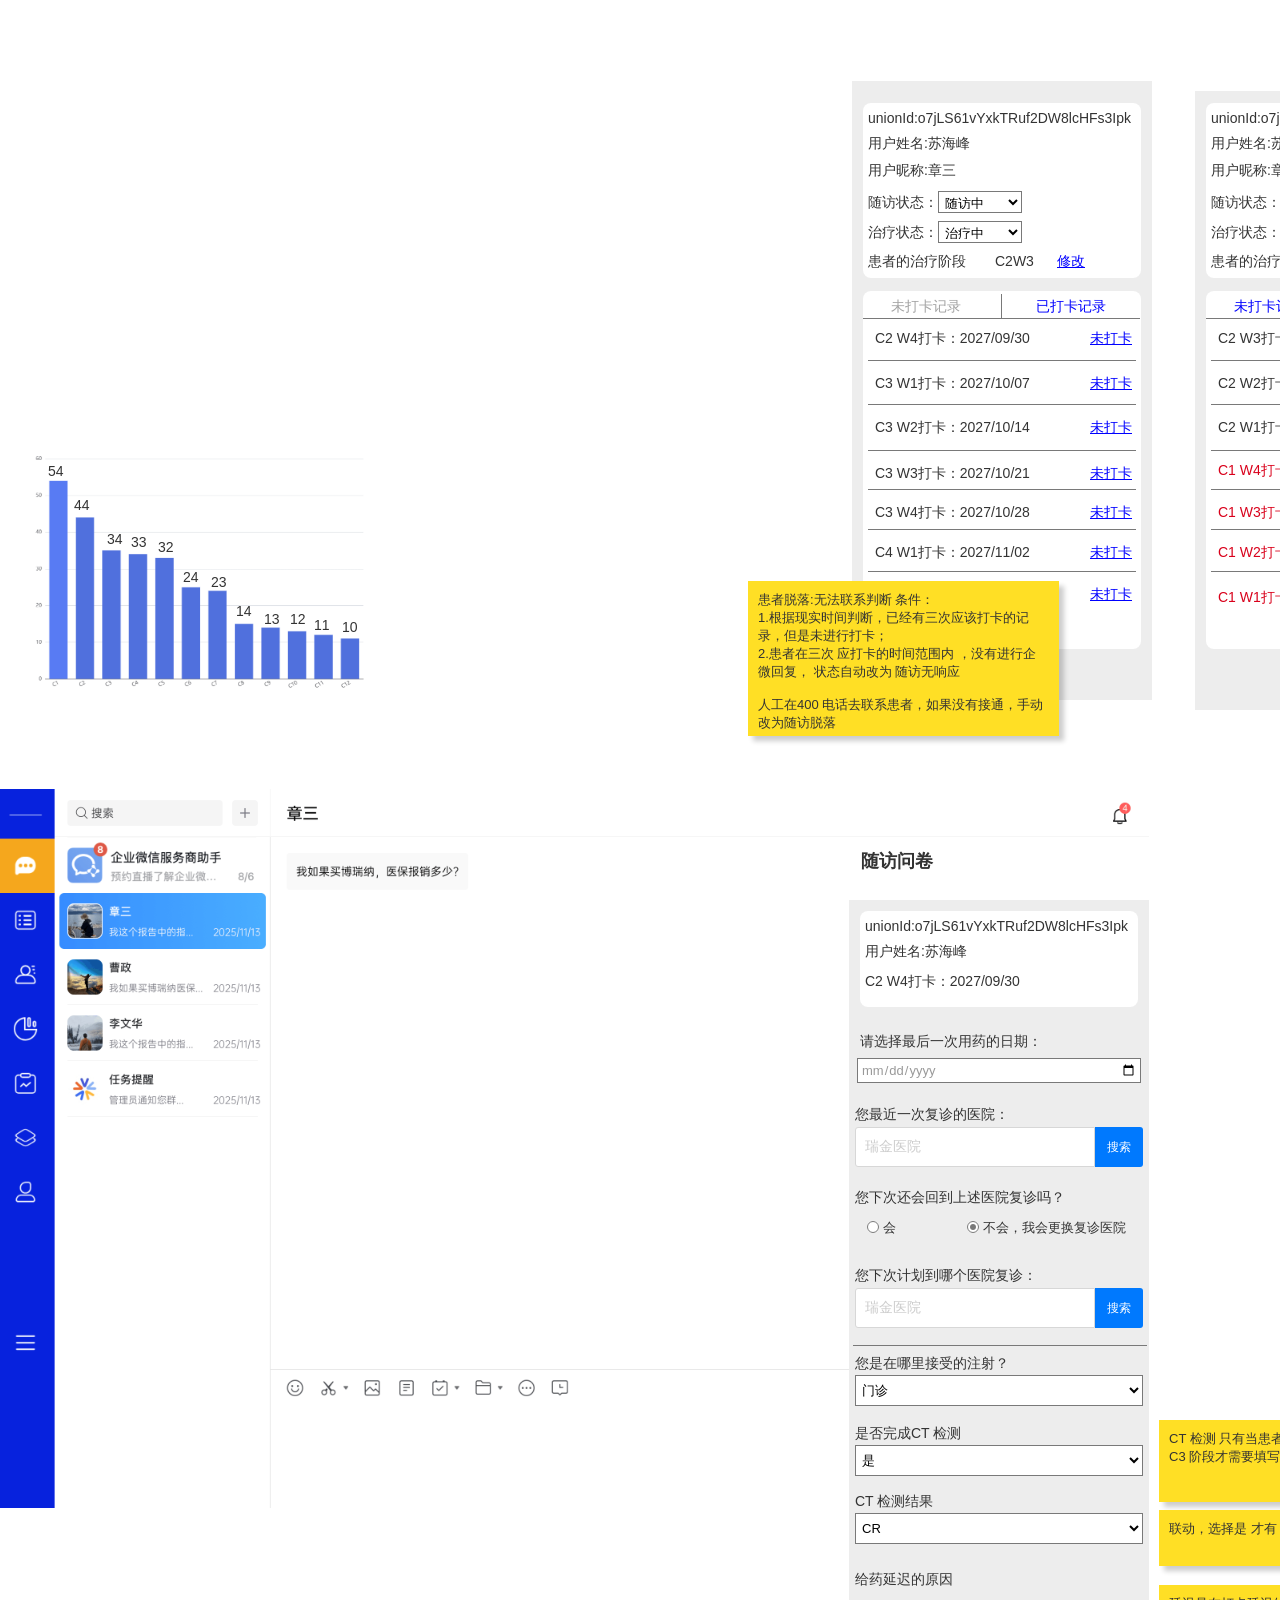
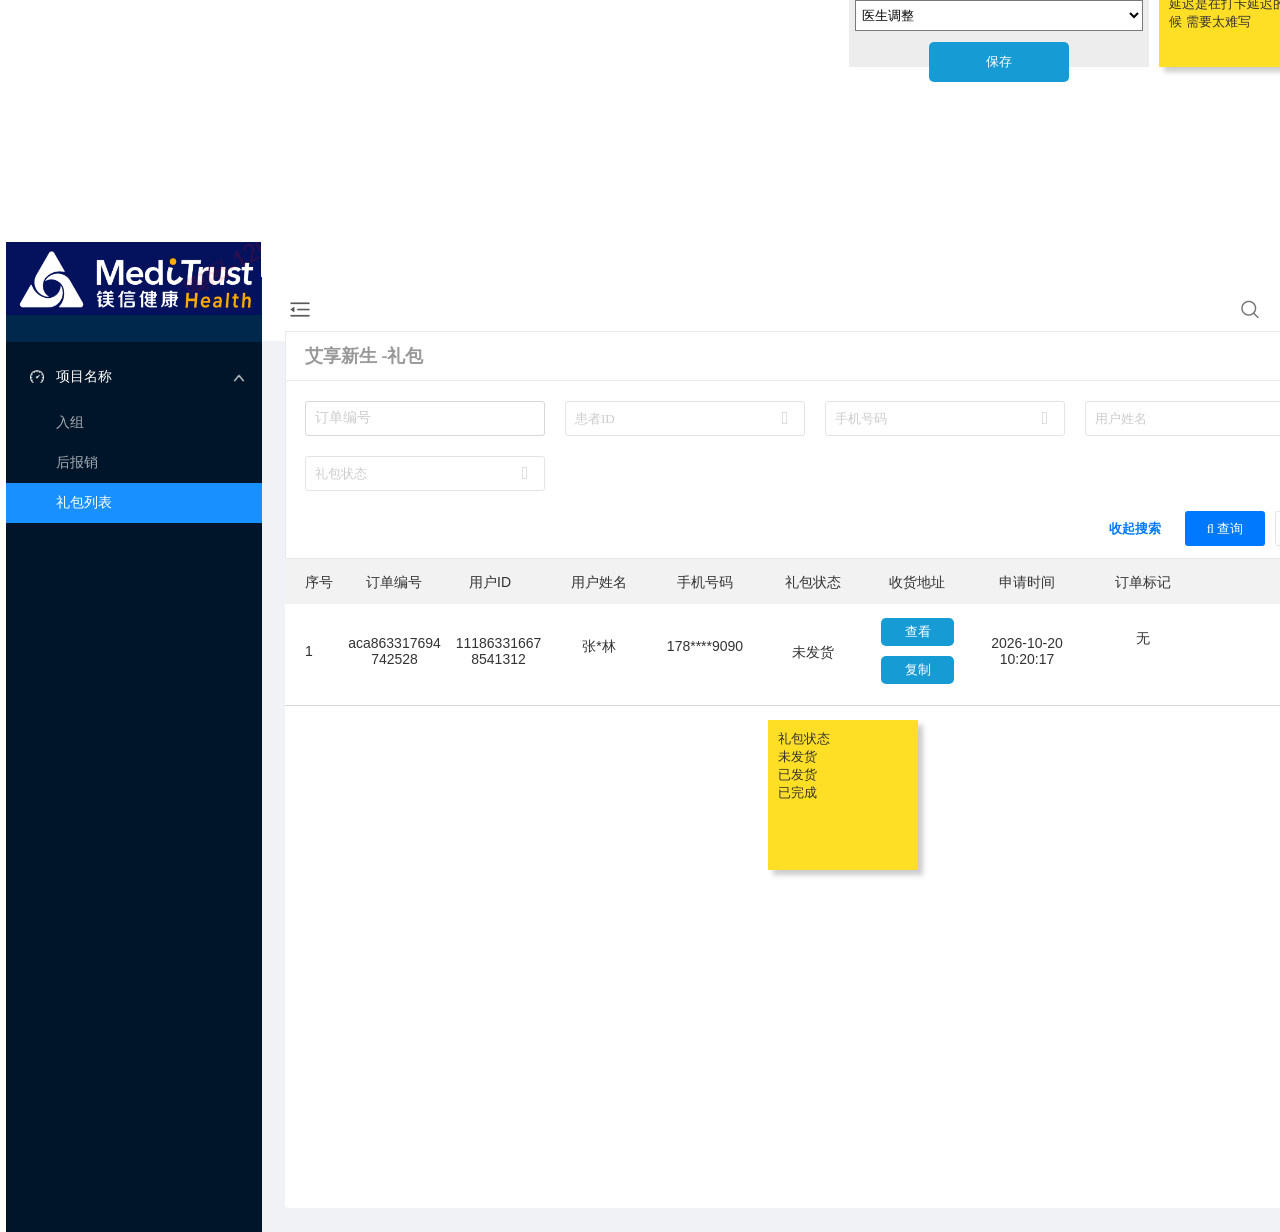
<file: MTH/aixiangxinsheng/废案.html>
﻿<!DOCTYPE html>
<html>
  <head>
    <title>废案</title>
    <meta http-equiv="X-UA-Compatible" content="IE=edge"/>
    <meta http-equiv="content-type" content="text/html; charset=utf-8"/>
    <link href="resources/css/axure_rp_page.css" type="text/css" rel="stylesheet"/>
    <link href="data/styles.css" type="text/css" rel="stylesheet"/>
    <link href="files/废案/styles.css" type="text/css" rel="stylesheet"/>
    <script src="resources/scripts/jquery-3.2.1.min.js"></script>
    <script src="resources/scripts/axure/axQuery.js"></script>
    <script src="resources/scripts/axure/globals.js"></script>
    <script src="resources/scripts/axutils.js"></script>
    <script src="resources/scripts/axure/annotation.js"></script>
    <script src="resources/scripts/axure/axQuery.std.js"></script>
    <script src="resources/scripts/axure/doc.js"></script>
    <script src="resources/scripts/messagecenter.js"></script>
    <script src="resources/scripts/axure/events.js"></script>
    <script src="resources/scripts/axure/recording.js"></script>
    <script src="resources/scripts/axure/action.js"></script>
    <script src="resources/scripts/axure/expr.js"></script>
    <script src="resources/scripts/axure/geometry.js"></script>
    <script src="resources/scripts/axure/flyout.js"></script>
    <script src="resources/scripts/axure/model.js"></script>
    <script src="resources/scripts/axure/repeater.js"></script>
    <script src="resources/scripts/axure/sto.js"></script>
    <script src="resources/scripts/axure/utils.temp.js"></script>
    <script src="resources/scripts/axure/variables.js"></script>
    <script src="resources/scripts/axure/drag.js"></script>
    <script src="resources/scripts/axure/move.js"></script>
    <script src="resources/scripts/axure/visibility.js"></script>
    <script src="resources/scripts/axure/style.js"></script>
    <script src="resources/scripts/axure/adaptive.js"></script>
    <script src="resources/scripts/axure/tree.js"></script>
    <script src="resources/scripts/axure/init.temp.js"></script>
    <script src="resources/scripts/axure/legacy.js"></script>
    <script src="resources/scripts/axure/viewer.js"></script>
    <script src="resources/scripts/axure/math.js"></script>
    <script src="resources/scripts/axure/jquery.nicescroll.min.js"></script>
    <script src="data/document.js"></script>
    <script src="files/废案/data.js"></script>
    <script type="text/javascript">
      $axure.utils.getTransparentGifPath = function() { return 'resources/images/transparent.gif'; };
      $axure.utils.getOtherPath = function() { return 'resources/Other.html'; };
      $axure.utils.getReloadPath = function() { return 'resources/reload.html'; };
    </script>
  </head>
  <body>
    <div id="base" class="">

      <!-- Unnamed (图片 ) -->
      <div id="u2275" class="ax_default _图片_">
        <img id="u2275_img" class="img " src="images/废案/u2275.png"/>
        <div id="u2275_text" class="text " style="display:none; visibility: hidden">
          <p></p>
        </div>
      </div>

      <!-- Unnamed (矩形) -->
      <div id="u2276" class="ax_default label">
        <div id="u2276_div" class=""></div>
        <div id="u2276_text" class="text ">
          <p><span style="text-decoration:none;">54</span></p>
        </div>
      </div>

      <!-- Unnamed (矩形) -->
      <div id="u2277" class="ax_default label">
        <div id="u2277_div" class=""></div>
        <div id="u2277_text" class="text ">
          <p><span style="text-decoration:none;">44</span></p>
        </div>
      </div>

      <!-- Unnamed (矩形) -->
      <div id="u2278" class="ax_default label">
        <div id="u2278_div" class=""></div>
        <div id="u2278_text" class="text ">
          <p><span style="text-decoration:none;">34</span></p>
        </div>
      </div>

      <!-- Unnamed (矩形) -->
      <div id="u2279" class="ax_default label">
        <div id="u2279_div" class=""></div>
        <div id="u2279_text" class="text ">
          <p><span style="text-decoration:none;">33</span></p>
        </div>
      </div>

      <!-- Unnamed (矩形) -->
      <div id="u2280" class="ax_default label">
        <div id="u2280_div" class=""></div>
        <div id="u2280_text" class="text ">
          <p><span style="text-decoration:none;">32</span></p>
        </div>
      </div>

      <!-- Unnamed (矩形) -->
      <div id="u2281" class="ax_default label">
        <div id="u2281_div" class=""></div>
        <div id="u2281_text" class="text ">
          <p><span style="text-decoration:none;">24</span></p>
        </div>
      </div>

      <!-- Unnamed (矩形) -->
      <div id="u2282" class="ax_default label">
        <div id="u2282_div" class=""></div>
        <div id="u2282_text" class="text ">
          <p><span style="text-decoration:none;">23</span></p>
        </div>
      </div>

      <!-- Unnamed (矩形) -->
      <div id="u2283" class="ax_default label">
        <div id="u2283_div" class=""></div>
        <div id="u2283_text" class="text ">
          <p><span style="text-decoration:none;">14</span></p>
        </div>
      </div>

      <!-- Unnamed (矩形) -->
      <div id="u2284" class="ax_default label">
        <div id="u2284_div" class=""></div>
        <div id="u2284_text" class="text ">
          <p><span style="text-decoration:none;">13</span></p>
        </div>
      </div>

      <!-- Unnamed (矩形) -->
      <div id="u2285" class="ax_default label">
        <div id="u2285_div" class=""></div>
        <div id="u2285_text" class="text ">
          <p><span style="text-decoration:none;">12</span></p>
        </div>
      </div>

      <!-- Unnamed (矩形) -->
      <div id="u2286" class="ax_default label">
        <div id="u2286_div" class=""></div>
        <div id="u2286_text" class="text ">
          <p><span style="text-decoration:none;">11</span></p>
        </div>
      </div>

      <!-- Unnamed (矩形) -->
      <div id="u2287" class="ax_default label">
        <div id="u2287_div" class=""></div>
        <div id="u2287_text" class="text ">
          <p><span style="text-decoration:none;">10</span></p>
        </div>
      </div>

      <!-- Unnamed (图片 ) -->
      <div id="u2288" class="ax_default _图片_">
        <img id="u2288_img" class="img " src="images/废案/u2288.png"/>
        <div id="u2288_text" class="text " style="display:none; visibility: hidden">
          <p></p>
        </div>
      </div>

      <!-- Unnamed (矩形) -->
      <div id="u2289" class="ax_default box_1">
        <div id="u2289_div" class=""></div>
        <div id="u2289_text" class="text " style="display:none; visibility: hidden">
          <p></p>
        </div>
      </div>

      <!-- Unnamed (矩形) -->
      <div id="u2290" class="ax_default box_1">
        <div id="u2290_div" class=""></div>
        <div id="u2290_text" class="text " style="display:none; visibility: hidden">
          <p></p>
        </div>
      </div>

      <!-- Unnamed (矩形) -->
      <div id="u2291" class="ax_default _三级标题">
        <div id="u2291_div" class=""></div>
        <div id="u2291_text" class="text ">
          <p><span style="text-decoration:none;">随访问卷</span></p>
        </div>
      </div>

      <!-- Unnamed (矩形) -->
      <div id="u2292" class="ax_default box_1">
        <div id="u2292_div" class=""></div>
        <div id="u2292_text" class="text " style="display:none; visibility: hidden">
          <p></p>
        </div>
      </div>

      <!-- Unnamed (矩形) -->
      <div id="u2293" class="ax_default label">
        <div id="u2293_div" class=""></div>
        <div id="u2293_text" class="text ">
          <p><span style="text-decoration:none;">unionId:o7jLS61vYxkTRuf2DW8lcHFs3Ipk</span></p>
        </div>
      </div>

      <!-- Unnamed (矩形) -->
      <div id="u2294" class="ax_default label">
        <div id="u2294_div" class=""></div>
        <div id="u2294_text" class="text ">
          <p><span style="text-decoration:none;">用户姓名:苏海峰</span></p>
        </div>
      </div>

      <!-- Unnamed (矩形) -->
      <div id="u2295" class="ax_default sticky_1">
        <div id="u2295_div" class=""></div>
        <div id="u2295_text" class="text ">
          <p><span style="text-decoration:none;">CT 检测 只有当患者在 C3 阶段才需要填写</span></p>
        </div>
      </div>

      <!-- Unnamed (矩形) -->
      <div id="u2296" class="ax_default box_1">
        <div id="u2296_div" class=""></div>
        <div id="u2296_text" class="text " style="display:none; visibility: hidden">
          <p></p>
        </div>
      </div>

      <!-- Unnamed (矩形) -->
      <div id="u2297" class="ax_default box_1">
        <div id="u2297_div" class=""></div>
        <div id="u2297_text" class="text " style="display:none; visibility: hidden">
          <p></p>
        </div>
      </div>

      <!-- Unnamed (矩形) -->
      <div id="u2298" class="ax_default label">
        <div id="u2298_div" class=""></div>
        <div id="u2298_text" class="text ">
          <p><span style="text-decoration:none;">unionId:o7jLS61vYxkTRuf2DW8lcHFs3Ipk</span></p>
        </div>
      </div>

      <!-- Unnamed (矩形) -->
      <div id="u2299" class="ax_default label">
        <div id="u2299_div" class=""></div>
        <div id="u2299_text" class="text ">
          <p><span style="text-decoration:none;">用户姓名:苏海峰</span></p>
        </div>
      </div>

      <!-- Unnamed (矩形) -->
      <div id="u2300" class="ax_default label">
        <div id="u2300_div" class=""></div>
        <div id="u2300_text" class="text ">
          <p><span style="text-decoration:none;">患者的治疗阶段</span></p>
        </div>
      </div>

      <!-- Unnamed (矩形) -->
      <div id="u2301" class="ax_default label">
        <div id="u2301_div" class=""></div>
        <div id="u2301_text" class="text ">
          <p><span style="text-decoration:none;">随访状态：</span></p>
        </div>
      </div>

      <!-- Unnamed (下拉列表) -->
      <div id="u2302" class="ax_default droplist">
        <div id="u2302_div" class=""></div>
        <select id="u2302_input" class="u2302_input">
          <option class="u2302_input_option" selected value="随访中">随访中</option>
          <option class="u2302_input_option" value="随访无响应">随访无响应</option>
          <option class="u2302_input_option" value="随访脱落">随访脱落</option>
        </select>
      </div>

      <!-- Unnamed (矩形) -->
      <div id="u2303" class="ax_default box_1">
        <div id="u2303_div" class=""></div>
        <div id="u2303_text" class="text " style="display:none; visibility: hidden">
          <p></p>
        </div>
      </div>

      <!-- Unnamed (矩形) -->
      <div id="u2304" class="ax_default label">
        <div id="u2304_div" class=""></div>
        <div id="u2304_text" class="text ">
          <p><span style="text-decoration:none;">未打卡记录</span></p>
        </div>
      </div>

      <!-- Unnamed (矩形) -->
      <div id="u2305" class="ax_default label">
        <div id="u2305_div" class=""></div>
        <div id="u2305_text" class="text ">
          <p><span style="text-decoration:none;">C2 W4打卡：2027/09/30</span></p>
        </div>
      </div>

      <!-- Unnamed (矩形) -->
      <div id="u2306" class="ax_default label">
        <div id="u2306_div" class=""></div>
        <div id="u2306_text" class="text ">
          <p><span style="text-decoration:underline ;">未打卡</span></p>
        </div>
      </div>

      <!-- Unnamed (矩形) -->
      <div id="u2307" class="ax_default label">
        <div id="u2307_div" class=""></div>
        <div id="u2307_text" class="text ">
          <p><span style="text-decoration:none;">C3 W1打卡：2027/10/07</span></p>
        </div>
      </div>

      <!-- Unnamed (矩形) -->
      <div id="u2308" class="ax_default label">
        <div id="u2308_div" class=""></div>
        <div id="u2308_text" class="text ">
          <p><span style="text-decoration:underline ;">未打卡</span></p>
        </div>
      </div>

      <!-- Unnamed (线段) -->
      <div id="u2309" class="ax_default line">
        <img id="u2309_img" class="img " src="images/废案/u2309.svg"/>
        <div id="u2309_text" class="text " style="display:none; visibility: hidden">
          <p></p>
        </div>
      </div>

      <!-- Unnamed (矩形) -->
      <div id="u2310" class="ax_default label">
        <div id="u2310_div" class=""></div>
        <div id="u2310_text" class="text ">
          <p><span style="text-decoration:none;">C3 W2打卡：2027/10/14</span></p>
        </div>
      </div>

      <!-- Unnamed (矩形) -->
      <div id="u2311" class="ax_default label">
        <div id="u2311_div" class=""></div>
        <div id="u2311_text" class="text ">
          <p><span style="text-decoration:underline ;">未打卡</span></p>
        </div>
      </div>

      <!-- Unnamed (线段) -->
      <div id="u2312" class="ax_default line">
        <img id="u2312_img" class="img " src="images/废案/u2309.svg"/>
        <div id="u2312_text" class="text " style="display:none; visibility: hidden">
          <p></p>
        </div>
      </div>

      <!-- Unnamed (垂直线) -->
      <div id="u2313" class="ax_default line">
        <img id="u2313_img" class="img " src="images/废案/u2313.svg"/>
        <div id="u2313_text" class="text " style="display:none; visibility: hidden">
          <p></p>
        </div>
      </div>

      <!-- Unnamed (线段) -->
      <div id="u2314" class="ax_default line">
        <img id="u2314_img" class="img " src="images/废案/u2314.svg"/>
        <div id="u2314_text" class="text " style="display:none; visibility: hidden">
          <p></p>
        </div>
      </div>

      <!-- Unnamed (矩形) -->
      <div id="u2315" class="ax_default label">
        <div id="u2315_div" class=""></div>
        <div id="u2315_text" class="text ">
          <p><span style="text-decoration:none;">已打卡记录</span></p>
        </div>
      </div>

      <!-- Unnamed (矩形) -->
      <div id="u2316" class="ax_default label">
        <div id="u2316_div" class=""></div>
        <div id="u2316_text" class="text ">
          <p><span style="text-decoration:none;">C3 W3打卡：2027/10/21</span></p>
        </div>
      </div>

      <!-- Unnamed (矩形) -->
      <div id="u2317" class="ax_default box_1">
        <div id="u2317_div" class=""></div>
        <div id="u2317_text" class="text " style="display:none; visibility: hidden">
          <p></p>
        </div>
      </div>

      <!-- Unnamed (矩形) -->
      <div id="u2318" class="ax_default label">
        <div id="u2318_div" class=""></div>
        <div id="u2318_text" class="text ">
          <p><span style="text-decoration:underline ;">未打卡</span></p>
        </div>
      </div>

      <!-- Unnamed (线段) -->
      <div id="u2319" class="ax_default line">
        <img id="u2319_img" class="img " src="images/废案/u2309.svg"/>
        <div id="u2319_text" class="text " style="display:none; visibility: hidden">
          <p></p>
        </div>
      </div>

      <!-- Unnamed (矩形) -->
      <div id="u2320" class="ax_default label">
        <div id="u2320_div" class=""></div>
        <div id="u2320_text" class="text ">
          <p><span style="text-decoration:none;">C3 W4打卡：2027/10/28</span></p>
        </div>
      </div>

      <!-- Unnamed (矩形) -->
      <div id="u2321" class="ax_default label">
        <div id="u2321_div" class=""></div>
        <div id="u2321_text" class="text ">
          <p><span style="text-decoration:underline ;">未打卡</span></p>
        </div>
      </div>

      <!-- Unnamed (线段) -->
      <div id="u2322" class="ax_default line">
        <img id="u2322_img" class="img " src="images/废案/u2309.svg"/>
        <div id="u2322_text" class="text " style="display:none; visibility: hidden">
          <p></p>
        </div>
      </div>

      <!-- Unnamed (矩形) -->
      <div id="u2323" class="ax_default label">
        <div id="u2323_div" class=""></div>
        <div id="u2323_text" class="text ">
          <p><span style="text-decoration:none;">C4 W1打卡：2027/11/02</span></p>
        </div>
      </div>

      <!-- Unnamed (矩形) -->
      <div id="u2324" class="ax_default label">
        <div id="u2324_div" class=""></div>
        <div id="u2324_text" class="text ">
          <p><span style="text-decoration:underline ;">未打卡</span></p>
        </div>
      </div>

      <!-- Unnamed (线段) -->
      <div id="u2325" class="ax_default line">
        <img id="u2325_img" class="img " src="images/废案/u2309.svg"/>
        <div id="u2325_text" class="text " style="display:none; visibility: hidden">
          <p></p>
        </div>
      </div>

      <!-- Unnamed (矩形) -->
      <div id="u2326" class="ax_default label">
        <div id="u2326_div" class=""></div>
        <div id="u2326_text" class="text ">
          <p><span style="text-decoration:none;">C5 W1打卡：2027/11/09</span></p>
        </div>
      </div>

      <!-- Unnamed (矩形) -->
      <div id="u2327" class="ax_default label">
        <div id="u2327_div" class=""></div>
        <div id="u2327_text" class="text ">
          <p><span style="text-decoration:underline ;">未打卡</span></p>
        </div>
      </div>

      <!-- Unnamed (线段) -->
      <div id="u2328" class="ax_default line">
        <img id="u2328_img" class="img " src="images/废案/u2309.svg"/>
        <div id="u2328_text" class="text " style="display:none; visibility: hidden">
          <p></p>
        </div>
      </div>

      <!-- Unnamed (矩形) -->
      <div id="u2329" class="ax_default box_1">
        <div id="u2329_div" class=""></div>
        <div id="u2329_text" class="text " style="display:none; visibility: hidden">
          <p></p>
        </div>
      </div>

      <!-- Unnamed (矩形) -->
      <div id="u2330" class="ax_default label">
        <div id="u2330_div" class=""></div>
        <div id="u2330_text" class="text ">
          <p><span style="text-decoration:none;">未打卡记录</span></p>
        </div>
      </div>

      <!-- Unnamed (矩形) -->
      <div id="u2331" class="ax_default label">
        <div id="u2331_div" class=""></div>
        <div id="u2331_text" class="text ">
          <p><span style="text-decoration:none;">C2 W3打卡&nbsp; &nbsp; &nbsp; &nbsp; 2026/09/30患者完成</span></p>
        </div>
      </div>

      <!-- Unnamed (矩形) -->
      <div id="u2332" class="ax_default label">
        <div id="u2332_div" class=""></div>
        <div id="u2332_text" class="text ">
          <p><span style="text-decoration:underline ;">查看</span></p>
        </div>
      </div>

      <!-- Unnamed (线段) -->
      <div id="u2333" class="ax_default line">
        <img id="u2333_img" class="img " src="images/废案/u2309.svg"/>
        <div id="u2333_text" class="text " style="display:none; visibility: hidden">
          <p></p>
        </div>
      </div>

      <!-- Unnamed (线段) -->
      <div id="u2334" class="ax_default line">
        <img id="u2334_img" class="img " src="images/废案/u2309.svg"/>
        <div id="u2334_text" class="text " style="display:none; visibility: hidden">
          <p></p>
        </div>
      </div>

      <!-- Unnamed (垂直线) -->
      <div id="u2335" class="ax_default line">
        <img id="u2335_img" class="img " src="images/废案/u2313.svg"/>
        <div id="u2335_text" class="text " style="display:none; visibility: hidden">
          <p></p>
        </div>
      </div>

      <!-- Unnamed (线段) -->
      <div id="u2336" class="ax_default line">
        <img id="u2336_img" class="img " src="images/废案/u2314.svg"/>
        <div id="u2336_text" class="text " style="display:none; visibility: hidden">
          <p></p>
        </div>
      </div>

      <!-- Unnamed (矩形) -->
      <div id="u2337" class="ax_default label">
        <div id="u2337_div" class=""></div>
        <div id="u2337_text" class="text ">
          <p><span style="text-decoration:none;">已打卡记录</span></p>
        </div>
      </div>

      <!-- Unnamed (线段) -->
      <div id="u2338" class="ax_default line">
        <img id="u2338_img" class="img " src="images/废案/u2309.svg"/>
        <div id="u2338_text" class="text " style="display:none; visibility: hidden">
          <p></p>
        </div>
      </div>

      <!-- Unnamed (线段) -->
      <div id="u2339" class="ax_default line">
        <img id="u2339_img" class="img " src="images/废案/u2309.svg"/>
        <div id="u2339_text" class="text " style="display:none; visibility: hidden">
          <p></p>
        </div>
      </div>

      <!-- Unnamed (线段) -->
      <div id="u2340" class="ax_default line">
        <img id="u2340_img" class="img " src="images/废案/u2309.svg"/>
        <div id="u2340_text" class="text " style="display:none; visibility: hidden">
          <p></p>
        </div>
      </div>

      <!-- Unnamed (线段) -->
      <div id="u2341" class="ax_default line">
        <img id="u2341_img" class="img " src="images/废案/u2309.svg"/>
        <div id="u2341_text" class="text " style="display:none; visibility: hidden">
          <p></p>
        </div>
      </div>

      <!-- Unnamed (矩形) -->
      <div id="u2342" class="ax_default label">
        <div id="u2342_div" class=""></div>
        <div id="u2342_text" class="text ">
          <p><span style="text-decoration:underline ;">查看</span></p>
        </div>
      </div>

      <!-- Unnamed (矩形) -->
      <div id="u2343" class="ax_default label">
        <div id="u2343_div" class=""></div>
        <div id="u2343_text" class="text ">
          <p><span style="text-decoration:underline ;">查看</span></p>
        </div>
      </div>

      <!-- Unnamed (矩形) -->
      <div id="u2344" class="ax_default label">
        <div id="u2344_div" class=""></div>
        <div id="u2344_text" class="text ">
          <p><span style="text-decoration:underline ;">查看</span></p>
        </div>
      </div>

      <!-- Unnamed (矩形) -->
      <div id="u2345" class="ax_default label">
        <div id="u2345_div" class=""></div>
        <div id="u2345_text" class="text ">
          <p><span style="text-decoration:underline ;">查看</span></p>
        </div>
      </div>

      <!-- Unnamed (矩形) -->
      <div id="u2346" class="ax_default label">
        <div id="u2346_div" class=""></div>
        <div id="u2346_text" class="text ">
          <p><span style="text-decoration:underline ;">查看</span></p>
        </div>
      </div>

      <!-- Unnamed (矩形) -->
      <div id="u2347" class="ax_default label">
        <div id="u2347_div" class=""></div>
        <div id="u2347_text" class="text ">
          <p><span style="text-decoration:underline ;">查看</span></p>
        </div>
      </div>

      <!-- Unnamed (矩形) -->
      <div id="u2348" class="ax_default box_1">
        <div id="u2348_div" class=""></div>
        <div id="u2348_text" class="text " style="display:none; visibility: hidden">
          <p></p>
        </div>
      </div>

      <!-- Unnamed (矩形) -->
      <div id="u2349" class="ax_default label">
        <div id="u2349_div" class=""></div>
        <div id="u2349_text" class="text ">
          <p><span style="text-decoration:none;">unionId:o7jLS61vYxkTRuf2DW8lcHFs3Ipk</span></p>
        </div>
      </div>

      <!-- Unnamed (矩形) -->
      <div id="u2350" class="ax_default label">
        <div id="u2350_div" class=""></div>
        <div id="u2350_text" class="text ">
          <p><span style="text-decoration:none;">用户姓名:苏海峰</span></p>
        </div>
      </div>

      <!-- Unnamed (矩形) -->
      <div id="u2351" class="ax_default label">
        <div id="u2351_div" class=""></div>
        <div id="u2351_text" class="text ">
          <p><span style="text-decoration:none;">患者的治疗阶段</span></p>
        </div>
      </div>

      <!-- Unnamed (矩形) -->
      <div id="u2352" class="ax_default label">
        <div id="u2352_div" class=""></div>
        <div id="u2352_text" class="text ">
          <p><span style="text-decoration:none;">随访状态：</span></p>
        </div>
      </div>

      <!-- Unnamed (矩形) -->
      <div id="u2353" class="ax_default label">
        <div id="u2353_div" class=""></div>
        <div id="u2353_text" class="text ">
          <p><span style="text-decoration:none;">无法联系</span></p>
        </div>
      </div>

      <!-- Unnamed (矩形) -->
      <div id="u2354" class="ax_default label">
        <div id="u2354_div" class=""></div>
        <div id="u2354_text" class="text ">
          <p><span style="text-decoration:none;">C2 W2打卡&nbsp; &nbsp; &nbsp; &nbsp; 2026/09/30坐席完成</span></p>
        </div>
      </div>

      <!-- Unnamed (矩形) -->
      <div id="u2355" class="ax_default label">
        <div id="u2355_div" class=""></div>
        <div id="u2355_text" class="text ">
          <p><span style="text-decoration:none;">C2 W1打卡&nbsp; &nbsp; &nbsp; &nbsp; 2026/09/30助手完成</span></p>
        </div>
      </div>

      <!-- Unnamed (矩形) -->
      <div id="u2356" class="ax_default label">
        <div id="u2356_div" class=""></div>
        <div id="u2356_text" class="text ">
          <p><span style="text-decoration:none;">C1 W4打卡&nbsp; &nbsp; &nbsp; &nbsp; 2026/09/30患者完成</span></p>
        </div>
      </div>

      <!-- Unnamed (矩形) -->
      <div id="u2357" class="ax_default label">
        <div id="u2357_div" class=""></div>
        <div id="u2357_text" class="text ">
          <p><span style="text-decoration:none;">C1 W3打卡&nbsp; &nbsp; &nbsp;&nbsp; 2026/09/30患者完成</span></p>
        </div>
      </div>

      <!-- Unnamed (矩形) -->
      <div id="u2358" class="ax_default label">
        <div id="u2358_div" class=""></div>
        <div id="u2358_text" class="text ">
          <p><span style="text-decoration:none;">C1 W2打卡&nbsp; &nbsp; &nbsp; 2026/09/30患者完成</span></p>
        </div>
      </div>

      <!-- Unnamed (矩形) -->
      <div id="u2359" class="ax_default label">
        <div id="u2359_div" class=""></div>
        <div id="u2359_text" class="text ">
          <p><span style="text-decoration:none;">C1 W1打卡&nbsp; &nbsp; &nbsp; 2026/09/30患者完成</span></p>
        </div>
      </div>

      <!-- Unnamed (矩形) -->
      <div id="u2360" class="ax_default label">
        <div id="u2360_div" class=""></div>
        <div id="u2360_text" class="text ">
          <p><span style="text-decoration:none;">C2 W4打卡：2027/09/30</span></p>
        </div>
      </div>

      <!-- Unnamed (矩形) -->
      <div id="u2361" class="ax_default label">
        <div id="u2361_div" class=""></div>
        <div id="u2361_text" class="text ">
          <p><span style="text-decoration:none;">C2W3</span></p>
        </div>
      </div>

      <!-- Unnamed (矩形) -->
      <div id="u2362" class="ax_default label">
        <div id="u2362_div" class=""></div>
        <div id="u2362_text" class="text ">
          <p><span style="text-decoration:none;">C2W3</span></p>
        </div>
      </div>

      <!-- Unnamed (矩形) -->
      <div id="u2363" class="ax_default label">
        <div id="u2363_div" class=""></div>
        <div id="u2363_text" class="text ">
          <p><span style="text-decoration:none;">用户昵称:章三</span></p>
        </div>
      </div>

      <!-- Unnamed (矩形) -->
      <div id="u2364" class="ax_default label">
        <div id="u2364_div" class=""></div>
        <div id="u2364_text" class="text ">
          <p><span style="text-decoration:none;">用户昵称:章三</span></p>
        </div>
      </div>

      <!-- Unnamed (矩形) -->
      <div id="u2365" class="ax_default label">
        <div id="u2365_div" class=""></div>
        <div id="u2365_text" class="text ">
          <p><span style="text-decoration:underline ;">修改</span></p>
        </div>
      </div>

      <!-- Unnamed (矩形) -->
      <div id="u2366" class="ax_default label">
        <div id="u2366_div" class=""></div>
        <div id="u2366_text" class="text ">
          <p><span style="text-decoration:underline ;">修改</span></p>
        </div>
      </div>

      <!-- Unnamed (矩形) -->
      <div id="u2367" class="ax_default sticky_1">
        <div id="u2367_div" class=""></div>
        <div id="u2367_text" class="text ">
          <p><span style="text-decoration:none;">患者脱落:无法联系判断 条件：</span></p><p><span style="text-decoration:none;">1.根据现实时间判断，已经有三次应该打卡的记录，但是未进行打卡；</span></p><p><span style="text-decoration:none;">2.患者在三次 应打卡的时间范围内 ，没有进行企微回复， 状态自动改为 随访无响应</span></p><p><span style="text-decoration:none;"><br></span></p><p><span style="text-decoration:none;">人工在400 电话去联系患者，如果没有接通，手动改为随访脱落</span></p>
        </div>
      </div>

      <!-- Unnamed (矩形) -->
      <div id="u2368" class="ax_default label">
        <div id="u2368_div" class=""></div>
        <div id="u2368_text" class="text ">
          <p><span style="text-decoration:none;">治疗状态：</span></p>
        </div>
      </div>

      <!-- Unnamed (下拉列表) -->
      <div id="u2369" class="ax_default droplist">
        <div id="u2369_div" class=""></div>
        <select id="u2369_input" class="u2369_input">
          <option class="u2369_input_option" value="治疗中">治疗中</option>
          <option class="u2369_input_option" value="治疗停止">治疗停止</option>
        </select>
      </div>

      <!-- Unnamed (矩形) -->
      <div id="u2370" class="ax_default label">
        <div id="u2370_div" class=""></div>
        <div id="u2370_text" class="text ">
          <p><span style="text-decoration:none;">治疗状态：</span></p>
        </div>
      </div>

      <!-- Unnamed (下拉列表) -->
      <div id="u2371" class="ax_default droplist">
        <div id="u2371_div" class=""></div>
        <select id="u2371_input" class="u2371_input">
          <option class="u2371_input_option" value="治疗中">治疗中</option>
          <option class="u2371_input_option" value="治疗停止">治疗停止</option>
        </select>
      </div>

      <!-- Unnamed (矩形) -->
      <div id="u2372" class="ax_default label">
        <div id="u2372_div" class=""></div>
        <div id="u2372_text" class="text ">
          <p><span style="text-decoration:none;">医生决定停止</span></p>
        </div>
      </div>

      <!-- Unnamed (下拉列表) -->
      <div id="u2373" class="ax_default droplist">
        <div id="u2373_div" class=""></div>
        <select id="u2373_input" class="u2373_input">
          <option class="u2373_input_option" value="随访中">随访中</option>
          <option class="u2373_input_option" value="随访无响应">随访无响应</option>
          <option class="u2373_input_option" selected value="随访脱落">随访脱落</option>
        </select>
      </div>

      <!-- Unnamed (矩形) -->
      <div id="u2374" class="ax_default sticky_1">
        <div id="u2374_div" class=""></div>
        <div id="u2374_text" class="text ">
          <p><span style="text-decoration:none;">联动，选择是 才有</span></p>
        </div>
      </div>

      <!-- Unnamed (矩形) -->
      <div id="u2375" class="ax_default label">
        <div id="u2375_div" class=""></div>
        <div id="u2375_text" class="text ">
          <p><span style="text-decoration:none;">您最近一次复诊的医院：</span></p>
        </div>
      </div>

      <!-- 输入框 (组合) -->
      <div id="u2376" class="ax_default" data-label="输入框" data-left="855" data-top="1127" data-width="288" data-height="40">

        <!-- Unnamed (矩形) -->
        <div id="u2377" class="ax_default _默认样式">
          <div id="u2377_div" class=""></div>
          <div id="u2377_text" class="text ">
            <p><span style="text-decoration:none;">瑞金医院</span></p>
          </div>
        </div>

        <!-- Unnamed (矩形) -->
        <div id="u2378" class="ax_default _默认样式">
          <div id="u2378_div" class=""></div>
          <div id="u2378_text" class="text ">
            <p><span style="text-decoration:none;">搜索</span></p>
          </div>
        </div>
      </div>

      <!-- Unnamed (矩形) -->
      <div id="u2379" class="ax_default label">
        <div id="u2379_div" class=""></div>
        <div id="u2379_text" class="text ">
          <p><span style="text-decoration:none;">请选择最后一次用药的日期：</span></p>
        </div>
      </div>

      <!-- Unnamed (文本框) -->
      <div id="u2380" class="ax_default text_field">
        <div id="u2380_div" class=""></div>
        <input id="u2380_input" type="date" value="请选择日期" class="u2380_input"/>
      </div>

      <!-- Unnamed (矩形) -->
      <div id="u2381" class="ax_default label">
        <div id="u2381_div" class=""></div>
        <div id="u2381_text" class="text ">
          <p><span style="text-decoration:none;">您下次还会回到上述医院复诊吗？</span></p>
        </div>
      </div>

      <!-- Unnamed (单选按钮) -->
      <div id="u2382" class="ax_default radio_button">
        <label id="u2382_input_label" for="u2382_input" style="position: absolute; left: 0px;">
          <img id="u2382_img" class="img " src="images/废案/u2382.svg"/>
          <div id="u2382_text" class="text ">
            <p><span style="text-decoration:none;">会</span></p>
          </div>
        </label>
        <input id="u2382_input" type="radio" value="radio" name="u2382"/>
      </div>

      <!-- Unnamed (单选按钮) -->
      <div id="u2383" class="ax_default radio_button selected">
        <label id="u2383_input_label" for="u2383_input" style="position: absolute; left: 0px;">
          <img id="u2383_img" class="img " src="images/废案/u2383_selected.svg"/>
          <div id="u2383_text" class="text ">
            <p><span style="text-decoration:none;">不会，我会更换复诊医院</span></p>
          </div>
        </label>
        <input id="u2383_input" type="radio" value="radio" name="u2383" checked/>
      </div>

      <!-- Unnamed (矩形) -->
      <div id="u2384" class="ax_default label">
        <div id="u2384_div" class=""></div>
        <div id="u2384_text" class="text ">
          <p><span style="text-decoration:none;">您下次计划到哪个医院复诊：</span></p>
        </div>
      </div>

      <!-- 输入框 (组合) -->
      <div id="u2385" class="ax_default" data-label="输入框" data-left="855" data-top="1288" data-width="288" data-height="40">

        <!-- Unnamed (矩形) -->
        <div id="u2386" class="ax_default _默认样式">
          <div id="u2386_div" class=""></div>
          <div id="u2386_text" class="text ">
            <p><span style="text-decoration:none;">瑞金医院</span></p>
          </div>
        </div>

        <!-- Unnamed (矩形) -->
        <div id="u2387" class="ax_default _默认样式">
          <div id="u2387_div" class=""></div>
          <div id="u2387_text" class="text ">
            <p><span style="text-decoration:none;">搜索</span></p>
          </div>
        </div>
      </div>

      <!-- Unnamed (矩形) -->
      <div id="u2388" class="ax_default label">
        <div id="u2388_div" class=""></div>
        <div id="u2388_text" class="text ">
          <p><span style="text-decoration:none;">给药延迟的原因</span></p>
        </div>
      </div>

      <!-- Unnamed (矩形) -->
      <div id="u2389" class="ax_default label">
        <div id="u2389_div" class=""></div>
        <div id="u2389_text" class="text ">
          <p><span style="text-decoration:none;">是否完成CT 检测</span></p>
        </div>
      </div>

      <!-- Unnamed (下拉列表) -->
      <div id="u2390" class="ax_default droplist">
        <div id="u2390_div" class=""></div>
        <select id="u2390_input" class="u2390_input">
          <option class="u2390_input_option" value="是">是</option>
          <option class="u2390_input_option" value="否">否</option>
        </select>
      </div>

      <!-- Unnamed (矩形) -->
      <div id="u2391" class="ax_default label">
        <div id="u2391_div" class=""></div>
        <div id="u2391_text" class="text ">
          <p><span style="text-decoration:none;">CT 检测结果</span></p>
        </div>
      </div>

      <!-- Unnamed (下拉列表) -->
      <div id="u2392" class="ax_default droplist">
        <div id="u2392_div" class=""></div>
        <select id="u2392_input" class="u2392_input">
          <option class="u2392_input_option" value="CR">CR</option>
          <option class="u2392_input_option" value="PR">PR</option>
          <option class="u2392_input_option" value="SD">SD</option>
          <option class="u2392_input_option" value="PD">PD</option>
          <option class="u2392_input_option" value="NE">NE</option>
        </select>
      </div>

      <!-- Unnamed (矩形) -->
      <div id="u2393" class="ax_default label">
        <div id="u2393_div" class=""></div>
        <div id="u2393_text" class="text ">
          <p><span style="text-decoration:none;">您是在哪里接受的注射？</span></p>
        </div>
      </div>

      <!-- Unnamed (下拉列表) -->
      <div id="u2394" class="ax_default droplist">
        <div id="u2394_div" class=""></div>
        <select id="u2394_input" class="u2394_input">
          <option class="u2394_input_option" value="门诊">门诊</option>
          <option class="u2394_input_option" value="病房">病房</option>
          <option class="u2394_input_option" value="日间病房">日间病房</option>
        </select>
      </div>

      <!-- Unnamed (下拉列表) -->
      <div id="u2395" class="ax_default droplist">
        <div id="u2395_div" class=""></div>
        <select id="u2395_input" class="u2395_input">
          <option class="u2395_input_option" value="医生调整">医生调整</option>
          <option class="u2395_input_option" value="医疗机构安排">医疗机构安排</option>
          <option class="u2395_input_option" value="患者原因">患者原因</option>
          <option class="u2395_input_option" value="经济原因">经济原因</option>
          <option class="u2395_input_option" value="医院转换">医院转换</option>
          <option class="u2395_input_option" value="E相关">E相关</option>
          <option class="u2395_input_option" value="其他/未知">其他/未知</option>
        </select>
      </div>

      <!-- Unnamed (矩形) -->
      <div id="u2396" class="ax_default primary_button">
        <div id="u2396_div" class=""></div>
        <div id="u2396_text" class="text ">
          <p><span style="text-decoration:none;">保存</span></p>
        </div>
      </div>

      <!-- Unnamed (矩形) -->
      <div id="u2397" class="ax_default sticky_1">
        <div id="u2397_div" class=""></div>
        <div id="u2397_text" class="text ">
          <p><span style="text-decoration:none;">延迟是在打卡延迟的时候 需要太难写</span></p>
        </div>
      </div>

      <!-- Unnamed (线段) -->
      <div id="u2398" class="ax_default line">
        <img id="u2398_img" class="img " src="images/废案/u2398.svg"/>
        <div id="u2398_text" class="text " style="display:none; visibility: hidden">
          <p></p>
        </div>
      </div>

      <!-- Unnamed (矩形) -->
      <div id="u2399" class="ax_default box_1">
        <div id="u2399_div" class=""></div>
        <div id="u2399_text" class="text " style="display:none; visibility: hidden">
          <p></p>
        </div>
      </div>

      <!-- Unnamed (矩形) -->
      <div id="u2400" class="ax_default _三级标题">
        <div id="u2400_div" class=""></div>
        <div id="u2400_text" class="text ">
          <p><span style="text-decoration:none;">提 醒</span></p>
        </div>
      </div>

      <!-- Unnamed (组合) -->
      <div id="u2401" class="ax_default" data-left="1924" data-top="469" data-width="15" data-height="15">

        <!-- Unnamed (圆形) -->
        <div id="u2402" class="ax_default refs-webm-wechat">
          <img id="u2402_img" class="img " src="images/患者打卡/u936.svg"/>
          <div id="u2402_text" class="text " style="display:none; visibility: hidden">
            <p></p>
          </div>
        </div>

        <!-- Unnamed (图片 ) -->
        <div id="u2403" class="ax_default image">
          <img id="u2403_img" class="img " src="images/患者打卡/u937.png"/>
          <div id="u2403_text" class="text " style="display:none; visibility: hidden">
            <p></p>
          </div>
        </div>
      </div>

      <!-- Unnamed (矩形) -->
      <div id="u2404" class="ax_default label">
        <div id="u2404_div" class=""></div>
        <div id="u2404_text" class="text ">
          <p><span style="text-decoration:none;">欢迎使用打卡功能，为方便后续服务，</span></p><p><span style="text-decoration:none;"><br></span></p><p><span style="text-decoration:none;">请您选择第一次用药的时间。</span></p>
        </div>
      </div>

      <!-- Unnamed (文本框) -->
      <div id="u2405" class="ax_default text_field">
        <div id="u2405_div" class=""></div>
        <input id="u2405_input" type="date" value="请选择日期" class="u2405_input"/>
      </div>

      <!-- Unnamed (矩形) -->
      <div id="u2406" class="ax_default primary_button">
        <div id="u2406_div" class=""></div>
        <div id="u2406_text" class="text ">
          <p><span style="text-decoration:none;">提交</span></p>
        </div>
      </div>

      <!-- Unnamed (组合) -->
      <div id="u2407" class="ax_default" data-left="6" data-top="1877" data-width="1440" data-height="955">

        <!-- Unnamed (组合) -->
        <div id="u2408" class="ax_default" data-left="6" data-top="1877" data-width="1440" data-height="955">

          <!-- Unnamed (矩形) -->
          <div id="u2409" class="ax_default shape">
            <div id="u2409_div" class=""></div>
            <div id="u2409_text" class="text ">
              <p><span style="text-decoration:none;">`</span></p>
            </div>
          </div>

          <!-- Unnamed (矩形) -->
          <div id="u2410" class="ax_default box_1">
            <div id="u2410_div" class=""></div>
            <div id="u2410_text" class="text " style="display:none; visibility: hidden">
              <p></p>
            </div>
          </div>
        </div>

        <!-- Unnamed (组合) -->
        <div id="u2411" class="ax_default" data-left="6" data-top="1877" data-width="1440" data-height="246">

          <!-- Unnamed (矩形) -->
          <div id="u2412" class="ax_default box_1">
            <div id="u2412_div" class=""></div>
            <div id="u2412_text" class="text ">
              <p><span style="text-decoration:none;">z</span></p>
            </div>
          </div>

          <!-- Unnamed (组合) -->
          <div id="u2413" class="ax_default" data-left="6" data-top="1942" data-width="256" data-height="181">

            <!-- Unnamed (组合) -->
            <div id="u2414" class="ax_default" data-left="6" data-top="1942" data-width="256" data-height="61">

              <!-- Unnamed (矩形) -->
              <div id="u2415" class="ax_default box_2">
                <div id="u2415_div" class=""></div>
                <div id="u2415_text" class="text ">
                  <p><span style="text-decoration:none;">项目名称</span></p>
                </div>
              </div>

              <!-- Unnamed (图片 ) -->
              <div id="u2416" class="ax_default image1">
                <img id="u2416_img" class="img " src="images/企业看板/u1774.png"/>
                <div id="u2416_text" class="text " style="display:none; visibility: hidden">
                  <p></p>
                </div>
              </div>

              <!-- Unnamed (图片 ) -->
              <div id="u2417" class="ax_default image1">
                <img id="u2417_img" class="img " src="images/企业看板/u1775.png"/>
                <div id="u2417_text" class="text " style="display:none; visibility: hidden">
                  <p></p>
                </div>
              </div>
            </div>

            <!-- Unnamed (矩形) -->
            <div id="u2418" class="ax_default box_2">
              <div id="u2418_div" class=""></div>
              <div id="u2418_text" class="text ">
                <p><span style="text-decoration:none;">后报销</span></p>
              </div>
            </div>

            <!-- Unnamed (矩形) -->
            <div id="u2419" class="ax_default box_2">
              <div id="u2419_div" class=""></div>
              <div id="u2419_text" class="text ">
                <p><span style="text-decoration:none;">入组</span></p>
              </div>
            </div>

            <!-- Unnamed (矩形) -->
            <div id="u2420" class="ax_default box_2">
              <div id="u2420_div" class=""></div>
              <div id="u2420_text" class="text ">
                <p><span style="text-decoration:none;">礼包列表</span></p>
              </div>
            </div>
          </div>

          <!-- Unnamed (组合) -->
          <div id="u2421" class="ax_default" data-left="262" data-top="1877" data-width="1184" data-height="64">

            <!-- Unnamed (矩形) -->
            <div id="u2422" class="ax_default box_2">
              <div id="u2422_div" class=""></div>
              <div id="u2422_text" class="text " style="display:none; visibility: hidden">
                <p></p>
              </div>
            </div>

            <!-- Unnamed (图片 ) -->
            <div id="u2423" class="ax_default image1">
              <img id="u2423_img" class="img " src="images/企业看板/u1780.png"/>
              <div id="u2423_text" class="text " style="display:none; visibility: hidden">
                <p></p>
              </div>
            </div>

            <!-- Unnamed (组合) -->
            <div id="u2424" class="ax_default" data-left="1323" data-top="1898" data-width="96" data-height="24">

              <!-- Unnamed (图片 ) -->
              <div id="u2425" class="ax_default image1">
                <img id="u2425_img" class="img " src="images/企业看板/u1782.jpg"/>
                <div id="u2425_text" class="text " style="display:none; visibility: hidden">
                  <p></p>
                </div>
              </div>

              <!-- Unnamed (矩形) -->
              <div id="u2426" class="ax_default label">
                <div id="u2426_div" class=""></div>
                <div id="u2426_text" class="text ">
                  <p><span style="text-decoration:none;">momo.zxy</span></p>
                </div>
              </div>
            </div>

            <!-- Unnamed (图片 ) -->
            <div id="u2427" class="ax_default image1">
              <img id="u2427_img" class="img " src="images/企业看板/u1784.png"/>
              <div id="u2427_text" class="text " style="display:none; visibility: hidden">
                <p></p>
              </div>
            </div>

            <!-- Unnamed (图片 ) -->
            <div id="u2428" class="ax_default image1">
              <img id="u2428_img" class="img " src="images/企业看板/u1785.png"/>
              <div id="u2428_text" class="text " style="display:none; visibility: hidden">
                <p></p>
              </div>
            </div>
          </div>
        </div>

        <!-- Unnamed (组合) -->
        <div id="u2429" class="ax_default" data-left="285" data-top="1966" data-width="1136" data-height="842">

          <!-- Unnamed (矩形) -->
          <div id="u2430" class="ax_default shape">
            <div id="u2430_div" class=""></div>
            <div id="u2430_text" class="text " style="display:none; visibility: hidden">
              <p></p>
            </div>
          </div>

          <!-- Unnamed (动态面板) -->
          <div id="u2431" class="ax_default">
            <div id="u2431_state0" class="panel_state" data-label="State1" style="">
              <div id="u2431_state0_content" class="panel_state_content">
              </div>
            </div>
          </div>

          <!-- Unnamed (动态面板) -->
          <div id="u2432" class="ax_default">
            <div id="u2432_state0" class="panel_state" data-label="State1" style="">
              <div id="u2432_state0_content" class="panel_state_content">
              </div>
            </div>
          </div>

          <!-- Unnamed (动态面板) -->
          <div id="u2433" class="ax_default">
            <div id="u2433_state0" class="panel_state" data-label="State1" style="">
              <div id="u2433_state0_content" class="panel_state_content">
              </div>
            </div>
          </div>

          <!-- Unnamed (动态面板) -->
          <div id="u2434" class="ax_default">
            <div id="u2434_state0" class="panel_state" data-label="State1" style="">
              <div id="u2434_state0_content" class="panel_state_content">
              </div>
            </div>
          </div>
        </div>
      </div>

      <!-- Unnamed (图片 ) -->
      <div id="u2435" class="ax_default _图片_">
        <img id="u2435_img" class="img " src="images/废案/u2435.png"/>
        <div id="u2435_text" class="text " style="display:none; visibility: hidden">
          <p></p>
        </div>
      </div>

      <!-- Unnamed (矩形) -->
      <div id="u2436" class="ax_default _默认样式">
        <div id="u2436_div" class=""></div>
        <div id="u2436_text" class="text " style="display:none; visibility: hidden">
          <p></p>
        </div>
      </div>

      <!-- Unnamed (矩形) -->
      <div id="u2437" class="ax_default _默认样式">
        <div id="u2437_div" class=""></div>
        <div id="u2437_text" class="text ">
          <p><span style="text-decoration:none;">艾享新生 -礼包</span></p>
        </div>
      </div>

      <!-- 输入框 (组合) -->
      <div id="u2438" class="ax_default" data-label="输入框" data-left="305" data-top="2001" data-width="240" data-height="35">

        <!-- Unnamed (矩形) -->
        <div id="u2439" class="ax_default _默认样式">
          <div id="u2439_div" class=""></div>
          <div id="u2439_text" class="text ">
            <p><span style="text-decoration:none;">订单编号</span></p>
          </div>
        </div>
      </div>

      <!-- Unnamed (组合) -->
      <div id="u2440" class="ax_default" data-left="565" data-top="2001" data-width="240" data-height="35">

        <!-- Unnamed (矩形) -->
        <div id="u2441" class="ax_default _默认样式">
          <div id="u2441_div" class=""></div>
          <div id="u2441_text" class="text ">
            <p><span style="text-decoration:none;">患者ID</span></p>
          </div>
        </div>

        <!-- Unnamed (矩形) -->
        <div id="u2442" class="ax_default _默认样式">
          <div id="u2442_div" class=""></div>
          <div id="u2442_text" class="text ">
            <p><span style="text-decoration:none;"></span></p>
          </div>
        </div>
      </div>

      <!-- Unnamed (矩形) -->
      <div id="u2443" class="ax_default _默认样式">
        <div id="u2443_div" class=""></div>
        <div id="u2443_text" class="text ">
          <p><span style="text-decoration:none;">收起搜索</span></p>
        </div>
      </div>

      <!-- Unnamed (组合) -->
      <div id="u2444" class="ax_default" data-left="825" data-top="2001" data-width="240" data-height="35">

        <!-- Unnamed (矩形) -->
        <div id="u2445" class="ax_default _默认样式">
          <div id="u2445_div" class=""></div>
          <div id="u2445_text" class="text ">
            <p><span style="text-decoration:none;">手机号码</span></p>
          </div>
        </div>

        <!-- Unnamed (矩形) -->
        <div id="u2446" class="ax_default _默认样式">
          <div id="u2446_div" class=""></div>
          <div id="u2446_text" class="text ">
            <p><span style="text-decoration:none;"></span></p>
          </div>
        </div>
      </div>

      <!-- Unnamed (矩形) -->
      <div id="u2447" class="ax_default _默认样式">
        <div id="u2447_div" class=""></div>
        <div id="u2447_text" class="text ">
          <p><span style="font-family:'FontAwesome Normal', 'FontAwesome';font-weight:400;text-decoration:none;"></span><span style="font-family:'微软雅黑';font-weight:400;text-decoration:none;"> 重置</span></p>
        </div>
      </div>

      <!-- Unnamed (矩形) -->
      <div id="u2448" class="ax_default _默认样式">
        <div id="u2448_div" class=""></div>
        <div id="u2448_text" class="text ">
          <p><span style="font-family:'FontAwesome Normal', 'FontAwesome';font-weight:400;text-decoration:none;"></span><span style="font-family:'微软雅黑';font-weight:400;text-decoration:none;"> </span><span style="font-family:'微软雅黑';font-weight:400;text-decoration:none;">查询</span></p>
        </div>
      </div>

      <!-- Unnamed (组合) -->
      <div id="u2449" class="ax_default" data-left="305" data-top="2056" data-width="240" data-height="35">

        <!-- Unnamed (矩形) -->
        <div id="u2450" class="ax_default _默认样式">
          <div id="u2450_div" class=""></div>
          <div id="u2450_text" class="text ">
            <p><span style="text-decoration:none;">礼包状态</span></p>
          </div>
        </div>

        <!-- Unnamed (矩形) -->
        <div id="u2451" class="ax_default _默认样式">
          <div id="u2451_div" class=""></div>
          <div id="u2451_text" class="text ">
            <p><span style="text-decoration:none;"></span></p>
          </div>
        </div>
      </div>

      <!-- Unnamed (组合) -->
      <div id="u2452" class="ax_default" data-left="1085" data-top="2001" data-width="240" data-height="35">

        <!-- Unnamed (矩形) -->
        <div id="u2453" class="ax_default _默认样式">
          <div id="u2453_div" class=""></div>
          <div id="u2453_text" class="text ">
            <p><span style="text-decoration:none;">用户姓名</span></p>
          </div>
        </div>

        <!-- Unnamed (矩形) -->
        <div id="u2454" class="ax_default _默认样式">
          <div id="u2454_div" class=""></div>
          <div id="u2454_text" class="text ">
            <p><span style="text-decoration:none;"></span></p>
          </div>
        </div>
      </div>

      <!-- Unnamed (矩形) -->
      <div id="u2455" class="ax_default box_2">
        <div id="u2455_div" class=""></div>
        <div id="u2455_text" class="text " style="display:none; visibility: hidden">
          <p></p>
        </div>
      </div>

      <!-- Unnamed (矩形) -->
      <div id="u2456" class="ax_default label">
        <div id="u2456_div" class=""></div>
        <div id="u2456_text" class="text ">
          <p><span style="text-decoration:none;">序号</span></p>
        </div>
      </div>

      <!-- Unnamed (矩形) -->
      <div id="u2457" class="ax_default label">
        <div id="u2457_div" class=""></div>
        <div id="u2457_text" class="text ">
          <p><span style="text-decoration:none;">订单编号</span></p>
        </div>
      </div>

      <!-- Unnamed (矩形) -->
      <div id="u2458" class="ax_default label">
        <div id="u2458_div" class=""></div>
        <div id="u2458_text" class="text ">
          <p><span style="text-decoration:none;">用户ID</span></p>
        </div>
      </div>

      <!-- Unnamed (矩形) -->
      <div id="u2459" class="ax_default label">
        <div id="u2459_div" class=""></div>
        <div id="u2459_text" class="text ">
          <p><span style="text-decoration:none;">用户姓名</span></p>
        </div>
      </div>

      <!-- Unnamed (矩形) -->
      <div id="u2460" class="ax_default label">
        <div id="u2460_div" class=""></div>
        <div id="u2460_text" class="text ">
          <p><span style="text-decoration:none;">手机号码</span></p>
        </div>
      </div>

      <!-- Unnamed (矩形) -->
      <div id="u2461" class="ax_default label">
        <div id="u2461_div" class=""></div>
        <div id="u2461_text" class="text ">
          <p><span style="text-decoration:none;">申请时间</span></p>
        </div>
      </div>

      <!-- Unnamed (矩形) -->
      <div id="u2462" class="ax_default label">
        <div id="u2462_div" class=""></div>
        <div id="u2462_text" class="text ">
          <p><span style="text-decoration:none;">操作</span></p>
        </div>
      </div>

      <!-- Unnamed (矩形) -->
      <div id="u2463" class="ax_default label">
        <div id="u2463_div" class=""></div>
        <div id="u2463_text" class="text ">
          <p><span style="text-decoration:none;">1</span></p>
        </div>
      </div>

      <!-- Unnamed (矩形) -->
      <div id="u2464" class="ax_default label">
        <div id="u2464_div" class=""></div>
        <div id="u2464_text" class="text ">
          <p><span style="text-decoration:none;">aca863317694742528</span></p>
        </div>
      </div>

      <!-- Unnamed (矩形) -->
      <div id="u2465" class="ax_default label">
        <div id="u2465_div" class=""></div>
        <div id="u2465_text" class="text ">
          <p><span style="text-decoration:none;">111863316678541312</span></p>
        </div>
      </div>

      <!-- Unnamed (矩形) -->
      <div id="u2466" class="ax_default label">
        <div id="u2466_div" class=""></div>
        <div id="u2466_text" class="text ">
          <p><span style="text-decoration:none;">张*林</span></p>
        </div>
      </div>

      <!-- Unnamed (矩形) -->
      <div id="u2467" class="ax_default label">
        <div id="u2467_div" class=""></div>
        <div id="u2467_text" class="text ">
          <p><span style="text-decoration:none;">178****9090</span></p>
        </div>
      </div>

      <!-- Unnamed (矩形) -->
      <div id="u2468" class="ax_default label">
        <div id="u2468_div" class=""></div>
        <div id="u2468_text" class="text ">
          <p><span style="text-decoration:none;">2026-10-20 10:20:17</span></p>
        </div>
      </div>

      <!-- Unnamed (矩形) -->
      <div id="u2469" class="ax_default primary_button">
        <div id="u2469_div" class=""></div>
        <div id="u2469_text" class="text ">
          <p><span style="text-decoration:none;">标记发货</span></p>
        </div>
      </div>

      <!-- Unnamed (矩形) -->
      <div id="u2470" class="ax_default primary_button">
        <div id="u2470_div" class=""></div>
        <div id="u2470_text" class="text ">
          <p><span style="text-decoration:none;">标记</span></p>
        </div>
      </div>

      <!-- Unnamed (线段) -->
      <div id="u2471" class="ax_default line">
        <img id="u2471_img" class="img " src="images/废案/u2471.svg"/>
        <div id="u2471_text" class="text " style="display:none; visibility: hidden">
          <p></p>
        </div>
      </div>

      <!-- Unnamed (矩形) -->
      <div id="u2472" class="ax_default label">
        <div id="u2472_div" class=""></div>
        <div id="u2472_text" class="text ">
          <p><span style="text-decoration:none;">礼包状态</span></p>
        </div>
      </div>

      <!-- Unnamed (矩形) -->
      <div id="u2473" class="ax_default label">
        <div id="u2473_div" class=""></div>
        <div id="u2473_text" class="text ">
          <p><span style="text-decoration:none;">未发货</span></p>
        </div>
      </div>

      <!-- Unnamed (矩形) -->
      <div id="u2474" class="ax_default sticky_1">
        <div id="u2474_div" class=""></div>
        <div id="u2474_text" class="text ">
          <p><span style="text-decoration:none;">礼包状态</span></p><p><span style="text-decoration:none;">未发货 </span></p><p><span style="text-decoration:none;">已发货</span></p><p><span style="text-decoration:none;">已完成</span></p>
        </div>
      </div>

      <!-- Unnamed (矩形) -->
      <div id="u2475" class="ax_default label">
        <div id="u2475_div" class=""></div>
        <div id="u2475_text" class="text ">
          <p><span style="text-decoration:none;">收货地址</span></p>
        </div>
      </div>

      <!-- Unnamed (矩形) -->
      <div id="u2476" class="ax_default primary_button">
        <div id="u2476_div" class=""></div>
        <div id="u2476_text" class="text ">
          <p><span style="text-decoration:none;">复制</span></p>
        </div>
      </div>

      <!-- Unnamed (矩形) -->
      <div id="u2477" class="ax_default label">
        <div id="u2477_div" class=""></div>
        <div id="u2477_text" class="text ">
          <p><span style="text-decoration:none;">订单标记</span></p>
        </div>
      </div>

      <!-- Unnamed (矩形) -->
      <div id="u2478" class="ax_default label">
        <div id="u2478_div" class=""></div>
        <div id="u2478_text" class="text " style="display:none; visibility: hidden">
          <p></p>
        </div>
      </div>

      <!-- Unnamed (矩形) -->
      <div id="u2479" class="ax_default primary_button">
        <div id="u2479_div" class=""></div>
        <div id="u2479_text" class="text ">
          <p><span style="text-decoration:none;">查看</span></p>
        </div>
      </div>

      <!-- Unnamed (矩形) -->
      <div id="u2480" class="ax_default box_1">
        <div id="u2480_div" class=""></div>
        <div id="u2480_text" class="text " style="display:none; visibility: hidden">
          <p></p>
        </div>
      </div>

      <!-- Unnamed (线段) -->
      <div id="u2481" class="ax_default line">
        <img id="u2481_img" class="img " src="images/废案/u2481.svg"/>
        <div id="u2481_text" class="text " style="display:none; visibility: hidden">
          <p></p>
        </div>
      </div>

      <!-- Unnamed (矩形) -->
      <div id="u2482" class="ax_default _三级标题">
        <div id="u2482_div" class=""></div>
        <div id="u2482_text" class="text ">
          <p><span style="text-decoration:none;">标记发货</span></p>
        </div>
      </div>

      <!-- Unnamed (组合) -->
      <div id="u2483" class="ax_default" data-left="1974" data-top="1962" data-width="15" data-height="15">

        <!-- Unnamed (圆形) -->
        <div id="u2484" class="ax_default refs-webm-wechat">
          <img id="u2484_img" class="img " src="images/患者打卡/u936.svg"/>
          <div id="u2484_text" class="text " style="display:none; visibility: hidden">
            <p></p>
          </div>
        </div>

        <!-- Unnamed (图片 ) -->
        <div id="u2485" class="ax_default image">
          <img id="u2485_img" class="img " src="images/患者打卡/u937.png"/>
          <div id="u2485_text" class="text " style="display:none; visibility: hidden">
            <p></p>
          </div>
        </div>
      </div>

      <!-- Unnamed (矩形) -->
      <div id="u2486" class="ax_default label">
        <div id="u2486_div" class=""></div>
        <div id="u2486_text" class="text ">
          <p><span style="text-decoration:none;">请填写物流单号：</span></p>
        </div>
      </div>

      <!-- Unnamed (文本框) -->
      <div id="u2487" class="ax_default text_field">
        <div id="u2487_div" class=""></div>
        <input id="u2487_input" type="text" value="" class="u2487_input"/>
      </div>

      <!-- Unnamed (矩形) -->
      <div id="u2488" class="ax_default button">
        <div id="u2488_div" class=""></div>
        <div id="u2488_text" class="text ">
          <p><span style="text-decoration:none;">取消</span></p>
        </div>
      </div>

      <!-- Unnamed (矩形) -->
      <div id="u2489" class="ax_default primary_button">
        <div id="u2489_div" class=""></div>
        <div id="u2489_text" class="text ">
          <p><span style="text-decoration:none;">完成发货</span></p>
        </div>
      </div>

      <!-- Unnamed (矩形) -->
      <div id="u2490" class="ax_default sticky_1">
        <div id="u2490_div" class=""></div>
        <div id="u2490_text" class="text ">
          <p><span style="text-decoration:none;">只有在发货后才能标记完成</span></p><p><span style="text-decoration:none;">发货可以修改，（针对意外情况）</span></p><p><span style="text-decoration:none;">订单完成后 ，就不可修改；</span></p>
        </div>
      </div>

      <!-- Unnamed (矩形) -->
      <div id="u2491" class="ax_default box_1">
        <div id="u2491_div" class=""></div>
        <div id="u2491_text" class="text " style="display:none; visibility: hidden">
          <p></p>
        </div>
      </div>

      <!-- Unnamed (线段) -->
      <div id="u2492" class="ax_default line">
        <img id="u2492_img" class="img " src="images/废案/u2481.svg"/>
        <div id="u2492_text" class="text " style="display:none; visibility: hidden">
          <p></p>
        </div>
      </div>

      <!-- Unnamed (矩形) -->
      <div id="u2493" class="ax_default _三级标题">
        <div id="u2493_div" class=""></div>
        <div id="u2493_text" class="text ">
          <p><span style="text-decoration:none;">提醒</span></p>
        </div>
      </div>

      <!-- Unnamed (组合) -->
      <div id="u2494" class="ax_default" data-left="1974" data-top="2314" data-width="15" data-height="15">

        <!-- Unnamed (圆形) -->
        <div id="u2495" class="ax_default refs-webm-wechat">
          <img id="u2495_img" class="img " src="images/患者打卡/u936.svg"/>
          <div id="u2495_text" class="text " style="display:none; visibility: hidden">
            <p></p>
          </div>
        </div>

        <!-- Unnamed (图片 ) -->
        <div id="u2496" class="ax_default image">
          <img id="u2496_img" class="img " src="images/患者打卡/u937.png"/>
          <div id="u2496_text" class="text " style="display:none; visibility: hidden">
            <p></p>
          </div>
        </div>
      </div>

      <!-- Unnamed (矩形) -->
      <div id="u2497" class="ax_default label">
        <div id="u2497_div" class=""></div>
        <div id="u2497_text" class="text ">
          <p><span style="text-decoration:none;">请确认用户已经收货，且无误后再操作订单完成。</span></p>
        </div>
      </div>

      <!-- Unnamed (矩形) -->
      <div id="u2498" class="ax_default button">
        <div id="u2498_div" class=""></div>
        <div id="u2498_text" class="text ">
          <p><span style="text-decoration:none;">取消</span></p>
        </div>
      </div>

      <!-- Unnamed (矩形) -->
      <div id="u2499" class="ax_default primary_button">
        <div id="u2499_div" class=""></div>
        <div id="u2499_text" class="text ">
          <p><span style="text-decoration:none;">标记订单完成</span></p>
        </div>
      </div>

      <!-- Unnamed (矩形) -->
      <div id="u2500" class="ax_default label">
        <div id="u2500_div" class=""></div>
        <div id="u2500_text" class="text ">
          <p><span style="text-decoration:none;">无</span></p>
        </div>
      </div>
    </div>
    <script src="resources/scripts/axure/ios.js"></script>
  </body>
</html>
</file>
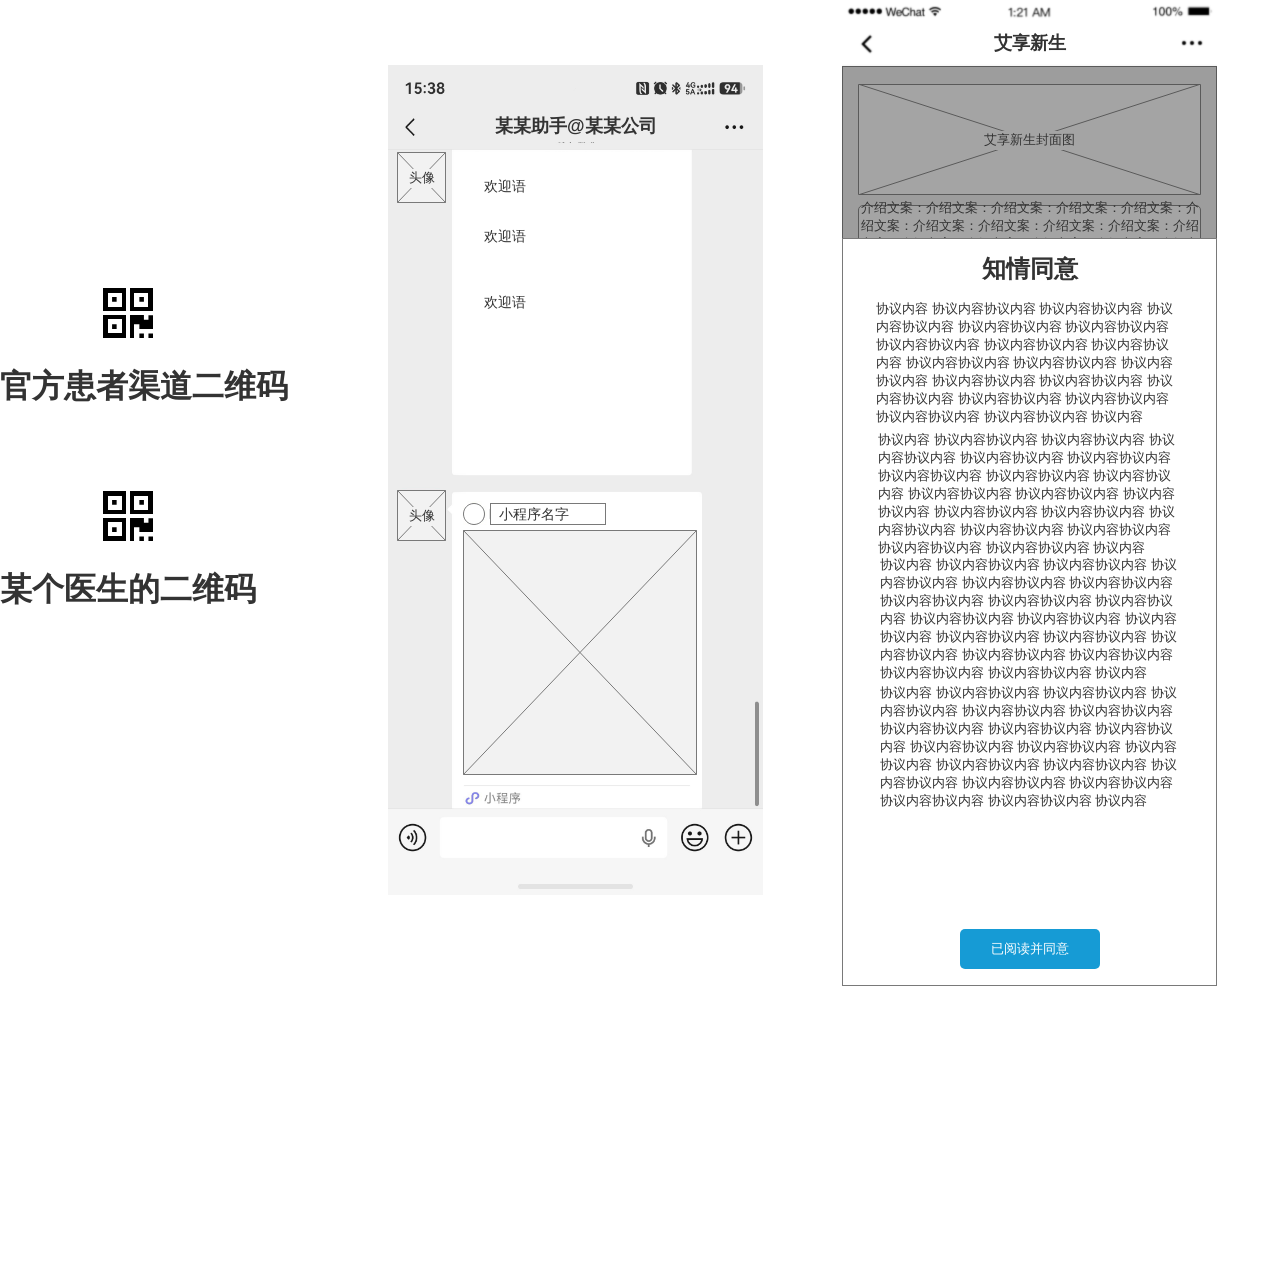
<file: MTH/aixiangxinsheng/患者入组.html>
﻿<!DOCTYPE html>
<html>
  <head>
    <title>患者入组</title>
    <meta http-equiv="X-UA-Compatible" content="IE=edge"/>
    <meta http-equiv="content-type" content="text/html; charset=utf-8"/>
    <link href="resources/css/axure_rp_page.css" type="text/css" rel="stylesheet"/>
    <link href="data/styles.css" type="text/css" rel="stylesheet"/>
    <link href="files/患者入组/styles.css" type="text/css" rel="stylesheet"/>
    <script src="resources/scripts/jquery-3.2.1.min.js"></script>
    <script src="resources/scripts/axure/axQuery.js"></script>
    <script src="resources/scripts/axure/globals.js"></script>
    <script src="resources/scripts/axutils.js"></script>
    <script src="resources/scripts/axure/annotation.js"></script>
    <script src="resources/scripts/axure/axQuery.std.js"></script>
    <script src="resources/scripts/axure/doc.js"></script>
    <script src="resources/scripts/messagecenter.js"></script>
    <script src="resources/scripts/axure/events.js"></script>
    <script src="resources/scripts/axure/recording.js"></script>
    <script src="resources/scripts/axure/action.js"></script>
    <script src="resources/scripts/axure/expr.js"></script>
    <script src="resources/scripts/axure/geometry.js"></script>
    <script src="resources/scripts/axure/flyout.js"></script>
    <script src="resources/scripts/axure/model.js"></script>
    <script src="resources/scripts/axure/repeater.js"></script>
    <script src="resources/scripts/axure/sto.js"></script>
    <script src="resources/scripts/axure/utils.temp.js"></script>
    <script src="resources/scripts/axure/variables.js"></script>
    <script src="resources/scripts/axure/drag.js"></script>
    <script src="resources/scripts/axure/move.js"></script>
    <script src="resources/scripts/axure/visibility.js"></script>
    <script src="resources/scripts/axure/style.js"></script>
    <script src="resources/scripts/axure/adaptive.js"></script>
    <script src="resources/scripts/axure/tree.js"></script>
    <script src="resources/scripts/axure/init.temp.js"></script>
    <script src="resources/scripts/axure/legacy.js"></script>
    <script src="resources/scripts/axure/viewer.js"></script>
    <script src="resources/scripts/axure/math.js"></script>
    <script src="resources/scripts/axure/jquery.nicescroll.min.js"></script>
    <script src="data/document.js"></script>
    <script src="files/患者入组/data.js"></script>
    <script type="text/javascript">
      $axure.utils.getTransparentGifPath = function() { return 'resources/images/transparent.gif'; };
      $axure.utils.getOtherPath = function() { return 'resources/Other.html'; };
      $axure.utils.getReloadPath = function() { return 'resources/reload.html'; };
    </script>
  </head>
  <body>
    <div id="base" class="">

      <!-- Unnamed (矩形) -->
      <div id="u291" class="ax_default box_1">
        <div id="u291_div" class=""></div>
        <div id="u291_text" class="text " style="display:none; visibility: hidden">
          <p></p>
        </div>
      </div>

      <!-- Unnamed (占位符) -->
      <div id="u292" class="ax_default placeholder">
        <img id="u292_img" class="img " src="images/患者入组/u292.svg"/>
        <div id="u292_text" class="text ">
          <p><span style="text-decoration:none;">艾享新生封面图</span></p>
        </div>
      </div>

      <!-- Unnamed (矩形) -->
      <div id="u293" class="ax_default button">
        <div id="u293_div" class=""></div>
        <div id="u293_text" class="text ">
          <p><span style="text-decoration:none;">介绍文案：介绍文案：介绍文案：介绍文案：介绍文案：介绍文案：介绍文案：介绍文案：介绍文案：介绍文案：介绍文案：介绍文案：介绍文案：介绍文案：介绍文案：介绍文案：介绍文案：介绍文案：介绍文案：介绍文案：介绍文案：介绍文案：介绍文案：介绍文案：介绍文案：介绍文案：</span></p>
        </div>
      </div>

      <!-- Unnamed (组合) -->
      <div id="u294" class="ax_default" data-left="883" data-top="311" data-width="343" data-height="250">

        <!-- Unnamed (矩形) -->
        <div id="u295" class="ax_default box_1">
          <div id="u295_div" class=""></div>
          <div id="u295_text" class="text " style="display:none; visibility: hidden">
            <p></p>
          </div>
        </div>

        <!-- Unnamed (矩形) -->
        <div id="u296" class="ax_default _三级标题">
          <div id="u296_div" class=""></div>
          <div id="u296_text" class="text ">
            <p><span style="text-decoration:none;">用药日程</span></p>
          </div>
        </div>

        <!-- Unnamed (矩形) -->
        <div id="u297" class="ax_default _三级标题">
          <div id="u297_div" class=""></div>
          <div id="u297_text" class="text ">
            <p><span style="text-decoration:none;">2026/09</span></p>
          </div>
        </div>

        <!-- Unnamed (形状) -->
        <div id="u298" class="ax_default icon">
          <img id="u298_img" class="img " src="images/医生页面/u7.svg"/>
          <div id="u298_text" class="text " style="display:none; visibility: hidden">
            <p></p>
          </div>
        </div>

        <!-- Unnamed (形状) -->
        <div id="u299" class="ax_default icon">
          <img id="u299_img" class="img " src="images/医生页面/u7.svg"/>
          <div id="u299_text" class="text " style="display:none; visibility: hidden">
            <p></p>
          </div>
        </div>

        <!-- Unnamed (矩形) -->
        <div id="u300" class="ax_default label">
          <div id="u300_div" class=""></div>
          <div id="u300_text" class="text ">
            <p><span style="text-decoration:none;">日</span></p>
          </div>
        </div>

        <!-- Unnamed (矩形) -->
        <div id="u301" class="ax_default label">
          <div id="u301_div" class=""></div>
          <div id="u301_text" class="text ">
            <p><span style="text-decoration:none;">一</span></p>
          </div>
        </div>

        <!-- Unnamed (矩形) -->
        <div id="u302" class="ax_default label">
          <div id="u302_div" class=""></div>
          <div id="u302_text" class="text ">
            <p><span style="text-decoration:none;">二</span></p>
          </div>
        </div>

        <!-- Unnamed (矩形) -->
        <div id="u303" class="ax_default label">
          <div id="u303_div" class=""></div>
          <div id="u303_text" class="text ">
            <p><span style="text-decoration:none;">三</span></p>
          </div>
        </div>

        <!-- Unnamed (矩形) -->
        <div id="u304" class="ax_default label">
          <div id="u304_div" class=""></div>
          <div id="u304_text" class="text ">
            <p><span style="text-decoration:none;">四</span></p>
          </div>
        </div>

        <!-- Unnamed (矩形) -->
        <div id="u305" class="ax_default label">
          <div id="u305_div" class=""></div>
          <div id="u305_text" class="text ">
            <p><span style="text-decoration:none;">五</span></p>
          </div>
        </div>

        <!-- Unnamed (矩形) -->
        <div id="u306" class="ax_default label">
          <div id="u306_div" class=""></div>
          <div id="u306_text" class="text ">
            <p><span style="text-decoration:none;">六</span></p>
          </div>
        </div>

        <!-- Unnamed (矩形) -->
        <div id="u307" class="ax_default label">
          <div id="u307_div" class=""></div>
          <div id="u307_text" class="text ">
            <p><span style="text-decoration:none;">1</span></p>
          </div>
        </div>

        <!-- Unnamed (矩形) -->
        <div id="u308" class="ax_default label">
          <div id="u308_div" class=""></div>
          <div id="u308_text" class="text ">
            <p><span style="text-decoration:none;">2</span></p>
          </div>
        </div>

        <!-- Unnamed (矩形) -->
        <div id="u309" class="ax_default label">
          <div id="u309_div" class=""></div>
          <div id="u309_text" class="text ">
            <p><span style="text-decoration:none;">3</span></p>
          </div>
        </div>

        <!-- Unnamed (矩形) -->
        <div id="u310" class="ax_default label">
          <div id="u310_div" class=""></div>
          <div id="u310_text" class="text ">
            <p><span style="text-decoration:none;">4</span></p>
          </div>
        </div>

        <!-- Unnamed (矩形) -->
        <div id="u311" class="ax_default label">
          <div id="u311_div" class=""></div>
          <div id="u311_text" class="text ">
            <p><span style="text-decoration:none;">5</span></p>
          </div>
        </div>

        <!-- Unnamed (矩形) -->
        <div id="u312" class="ax_default label">
          <div id="u312_div" class=""></div>
          <div id="u312_text" class="text ">
            <p><span style="text-decoration:none;">6</span></p>
          </div>
        </div>

        <!-- Unnamed (矩形) -->
        <div id="u313" class="ax_default label">
          <div id="u313_div" class=""></div>
          <div id="u313_text" class="text ">
            <p><span style="text-decoration:none;">7</span></p>
          </div>
        </div>

        <!-- Unnamed (矩形) -->
        <div id="u314" class="ax_default label">
          <div id="u314_div" class=""></div>
          <div id="u314_text" class="text ">
            <p><span style="text-decoration:none;">8</span></p>
          </div>
        </div>

        <!-- Unnamed (矩形) -->
        <div id="u315" class="ax_default label">
          <div id="u315_div" class=""></div>
          <div id="u315_text" class="text ">
            <p><span style="text-decoration:none;">9</span></p>
          </div>
        </div>

        <!-- Unnamed (矩形) -->
        <div id="u316" class="ax_default label">
          <div id="u316_div" class=""></div>
          <div id="u316_text" class="text ">
            <p><span style="text-decoration:none;">10</span></p>
          </div>
        </div>

        <!-- Unnamed (矩形) -->
        <div id="u317" class="ax_default label">
          <div id="u317_div" class=""></div>
          <div id="u317_text" class="text ">
            <p><span style="text-decoration:none;">11</span></p>
          </div>
        </div>

        <!-- Unnamed (矩形) -->
        <div id="u318" class="ax_default label">
          <div id="u318_div" class=""></div>
          <div id="u318_text" class="text ">
            <p><span style="text-decoration:none;">12</span></p>
          </div>
        </div>

        <!-- Unnamed (矩形) -->
        <div id="u319" class="ax_default label">
          <div id="u319_div" class=""></div>
          <div id="u319_text" class="text ">
            <p><span style="text-decoration:none;">13</span></p>
          </div>
        </div>

        <!-- Unnamed (矩形) -->
        <div id="u320" class="ax_default label">
          <div id="u320_div" class=""></div>
          <div id="u320_text" class="text ">
            <p><span style="text-decoration:none;">14</span></p>
          </div>
        </div>

        <!-- Unnamed (矩形) -->
        <div id="u321" class="ax_default label">
          <div id="u321_div" class=""></div>
          <div id="u321_text" class="text ">
            <p><span style="text-decoration:none;">15</span></p>
          </div>
        </div>

        <!-- Unnamed (矩形) -->
        <div id="u322" class="ax_default label">
          <div id="u322_div" class=""></div>
          <div id="u322_text" class="text ">
            <p><span style="text-decoration:none;">16</span></p>
          </div>
        </div>

        <!-- Unnamed (矩形) -->
        <div id="u323" class="ax_default label">
          <div id="u323_div" class=""></div>
          <div id="u323_text" class="text ">
            <p><span style="text-decoration:none;">17</span></p>
          </div>
        </div>

        <!-- Unnamed (矩形) -->
        <div id="u324" class="ax_default label">
          <div id="u324_div" class=""></div>
          <div id="u324_text" class="text ">
            <p><span style="text-decoration:none;">18</span></p>
          </div>
        </div>

        <!-- Unnamed (矩形) -->
        <div id="u325" class="ax_default label">
          <div id="u325_div" class=""></div>
          <div id="u325_text" class="text ">
            <p><span style="text-decoration:none;">19</span></p>
          </div>
        </div>

        <!-- Unnamed (矩形) -->
        <div id="u326" class="ax_default label">
          <div id="u326_div" class=""></div>
          <div id="u326_text" class="text ">
            <p><span style="text-decoration:none;">20</span></p>
          </div>
        </div>

        <!-- Unnamed (矩形) -->
        <div id="u327" class="ax_default label">
          <div id="u327_div" class=""></div>
          <div id="u327_text" class="text ">
            <p><span style="text-decoration:none;">21</span></p>
          </div>
        </div>

        <!-- Unnamed (矩形) -->
        <div id="u328" class="ax_default label">
          <div id="u328_div" class=""></div>
          <div id="u328_text" class="text ">
            <p><span style="text-decoration:none;">22</span></p>
          </div>
        </div>

        <!-- Unnamed (矩形) -->
        <div id="u329" class="ax_default label">
          <div id="u329_div" class=""></div>
          <div id="u329_text" class="text ">
            <p><span style="text-decoration:none;">23</span></p>
          </div>
        </div>

        <!-- Unnamed (矩形) -->
        <div id="u330" class="ax_default label">
          <div id="u330_div" class=""></div>
          <div id="u330_text" class="text ">
            <p><span style="text-decoration:none;">24</span></p>
          </div>
        </div>

        <!-- Unnamed (矩形) -->
        <div id="u331" class="ax_default label">
          <div id="u331_div" class=""></div>
          <div id="u331_text" class="text ">
            <p><span style="text-decoration:none;">25</span></p>
          </div>
        </div>

        <!-- Unnamed (矩形) -->
        <div id="u332" class="ax_default label">
          <div id="u332_div" class=""></div>
          <div id="u332_text" class="text ">
            <p><span style="text-decoration:none;">26</span></p>
          </div>
        </div>

        <!-- Unnamed (矩形) -->
        <div id="u333" class="ax_default label">
          <div id="u333_div" class=""></div>
          <div id="u333_text" class="text ">
            <p><span style="text-decoration:none;">27</span></p>
          </div>
        </div>

        <!-- Unnamed (矩形) -->
        <div id="u334" class="ax_default label">
          <div id="u334_div" class=""></div>
          <div id="u334_text" class="text ">
            <p><span style="text-decoration:none;">28</span></p>
          </div>
        </div>

        <!-- Unnamed (矩形) -->
        <div id="u335" class="ax_default label">
          <div id="u335_div" class=""></div>
          <div id="u335_text" class="text ">
            <p><span style="text-decoration:none;">29</span></p>
          </div>
        </div>

        <!-- Unnamed (矩形) -->
        <div id="u336" class="ax_default label">
          <div id="u336_div" class=""></div>
          <div id="u336_text" class="text ">
            <p><span style="text-decoration:none;">30</span></p>
          </div>
        </div>

        <!-- Unnamed (矩形) -->
        <div id="u337" class="ax_default label">
          <div id="u337_div" class=""></div>
          <div id="u337_text" class="text ">
            <p><span style="text-decoration:none;">31</span></p>
          </div>
        </div>

        <!-- Unnamed (矩形) -->
        <div id="u338" class="ax_default button">
          <div id="u338_div" class=""></div>
          <div id="u338_text" class="text ">
            <p><span style="text-decoration:none;">立即打卡</span></p>
          </div>
        </div>
      </div>

      <!-- Unnamed (矩形) -->
      <div id="u339" class="ax_default box_1">
        <div id="u339_div" class=""></div>
        <div id="u339_text" class="text " style="display:none; visibility: hidden">
          <p></p>
        </div>
      </div>

      <!-- Unnamed (占位符) -->
      <div id="u340" class="ax_default placeholder">
        <img id="u340_img" class="img " src="images/患者入组/u340.svg"/>
        <div id="u340_text" class="text " style="display:none; visibility: hidden">
          <p></p>
        </div>
      </div>

      <!-- Unnamed (矩形) -->
      <div id="u341" class="ax_default label">
        <div id="u341_div" class=""></div>
        <div id="u341_text" class="text ">
          <p><span style="text-decoration:none;">入组申请</span></p>
        </div>
      </div>

      <!-- Unnamed (占位符) -->
      <div id="u342" class="ax_default placeholder">
        <img id="u342_img" class="img " src="images/患者入组/u342.svg"/>
        <div id="u342_text" class="text " style="display:none; visibility: hidden">
          <p></p>
        </div>
      </div>

      <!-- Unnamed (矩形) -->
      <div id="u343" class="ax_default label">
        <div id="u343_div" class=""></div>
        <div id="u343_text" class="text ">
          <p><span style="text-decoration:none;">理赔申请</span></p>
        </div>
      </div>

      <!-- Unnamed (占位符) -->
      <div id="u344" class="ax_default placeholder">
        <img id="u344_img" class="img " src="images/患者入组/u344.svg"/>
        <div id="u344_text" class="text " style="display:none; visibility: hidden">
          <p></p>
        </div>
      </div>

      <!-- Unnamed (矩形) -->
      <div id="u345" class="ax_default label">
        <div id="u345_div" class=""></div>
        <div id="u345_text" class="text ">
          <p><span style="text-decoration:none;">联系客服</span></p>
        </div>
      </div>

      <!-- Unnamed (占位符) -->
      <div id="u346" class="ax_default placeholder">
        <img id="u346_img" class="img " src="images/患者入组/u346.svg"/>
        <div id="u346_text" class="text " style="display:none; visibility: hidden">
          <p></p>
        </div>
      </div>

      <!-- Unnamed (矩形) -->
      <div id="u347" class="ax_default label">
        <div id="u347_div" class=""></div>
        <div id="u347_text" class="text ">
          <p><span style="text-decoration:none;">用药日历</span></p>
        </div>
      </div>

      <!-- Unnamed (矩形) -->
      <div id="u348" class="ax_default box_1">
        <div id="u348_div" class=""></div>
        <div id="u348_text" class="text " style="display:none; visibility: hidden">
          <p></p>
        </div>
      </div>

      <!-- Unnamed (矩形) -->
      <div id="u349" class="ax_default primary_button">
        <div id="u349_div" class=""></div>
        <div id="u349_text" class="text ">
          <p><span style="text-decoration:none;">立即完善信息</span></p>
        </div>
      </div>

      <!-- Unnamed (占位符) -->
      <div id="u350" class="ax_default placeholder">
        <img id="u350_img" class="img " src="images/患者入组/u350.svg"/>
        <div id="u350_text" class="text " style="display:none; visibility: hidden">
          <p></p>
        </div>
      </div>

      <!-- Unnamed (矩形) -->
      <div id="u351" class="ax_default _三级标题">
        <div id="u351_div" class=""></div>
        <div id="u351_text" class="text ">
          <p><span style="text-decoration:none;">患教标题</span></p>
        </div>
      </div>

      <!-- Unnamed (矩形) -->
      <div id="u352" class="ax_default label">
        <div id="u352_div" class=""></div>
        <div id="u352_text" class="text ">
          <p><span style="text-decoration:none;">患教正文摘要患教正文摘要患教正文摘要</span></p>
        </div>
      </div>

      <!-- Unnamed (线段) -->
      <div id="u353" class="ax_default line">
        <img id="u353_img" class="img " src="images/医生页面/u62.svg"/>
        <div id="u353_text" class="text " style="display:none; visibility: hidden">
          <p></p>
        </div>
      </div>

      <!-- Unnamed (占位符) -->
      <div id="u354" class="ax_default placeholder">
        <img id="u354_img" class="img " src="images/患者入组/u354.svg"/>
        <div id="u354_text" class="text " style="display:none; visibility: hidden">
          <p></p>
        </div>
      </div>

      <!-- Unnamed (矩形) -->
      <div id="u355" class="ax_default _三级标题">
        <div id="u355_div" class=""></div>
        <div id="u355_text" class="text ">
          <p><span style="text-decoration:none;">患教标题</span></p>
        </div>
      </div>

      <!-- Unnamed (矩形) -->
      <div id="u356" class="ax_default label">
        <div id="u356_div" class=""></div>
        <div id="u356_text" class="text ">
          <p><span style="text-decoration:none;">患教正文摘要患教正文摘要患教正文摘要</span></p>
        </div>
      </div>

      <!-- Unnamed (线段) -->
      <div id="u357" class="ax_default line">
        <img id="u357_img" class="img " src="images/医生页面/u62.svg"/>
        <div id="u357_text" class="text " style="display:none; visibility: hidden">
          <p></p>
        </div>
      </div>

      <!-- Unnamed (矩形) -->
      <div id="u358" class="ax_default box_3">
        <div id="u358_div" class=""></div>
        <div id="u358_text" class="text " style="display:none; visibility: hidden">
          <p></p>
        </div>
      </div>

      <!-- Unnamed (矩形) -->
      <div id="u359" class="ax_default box_1">
        <div id="u359_div" class=""></div>
        <div id="u359_text" class="text " style="display:none; visibility: hidden">
          <p></p>
        </div>
      </div>

      <!-- Unnamed (矩形) -->
      <div id="u360" class="ax_default _二级标题">
        <div id="u360_div" class=""></div>
        <div id="u360_text" class="text ">
          <p><span style="text-decoration:none;">知情同意</span></p>
        </div>
      </div>

      <!-- Unnamed (矩形) -->
      <div id="u361" class="ax_default primary_button">
        <div id="u361_div" class=""></div>
        <div id="u361_text" class="text ">
          <p><span style="text-decoration:none;">已阅读并同意</span></p>
        </div>
      </div>

      <!-- Unnamed (矩形) -->
      <div id="u362" class="ax_default _文本段落">
        <div id="u362_div" class=""></div>
        <div id="u362_text" class="text ">
          <p><span style="text-decoration:none;">协议内容 协议内容协议内容 协议内容协议内容 协议内容协议内容 协议内容协议内容 协议内容协议内容 协议内容协议内容 协议内容协议内容 协议内容协议内容 协议内容协议内容 协议内容协议内容 协议内容协议内容 协议内容协议内容 协议内容协议内容 协议内容协议内容 协议内容协议内容 协议内容协议内容 协议内容协议内容 协议内容协议内容 协议内容</span></p>
        </div>
      </div>

      <!-- Unnamed (矩形) -->
      <div id="u363" class="ax_default _文本段落">
        <div id="u363_div" class=""></div>
        <div id="u363_text" class="text ">
          <p><span style="text-decoration:none;">协议内容 协议内容协议内容 协议内容协议内容 协议内容协议内容 协议内容协议内容 协议内容协议内容 协议内容协议内容 协议内容协议内容 协议内容协议内容 协议内容协议内容 协议内容协议内容 协议内容协议内容 协议内容协议内容 协议内容协议内容 协议内容协议内容 协议内容协议内容 协议内容协议内容 协议内容协议内容 协议内容协议内容 协议内容</span></p>
        </div>
      </div>

      <!-- Unnamed (矩形) -->
      <div id="u364" class="ax_default _文本段落">
        <div id="u364_div" class=""></div>
        <div id="u364_text" class="text ">
          <p><span style="text-decoration:none;">协议内容 协议内容协议内容 协议内容协议内容 协议内容协议内容 协议内容协议内容 协议内容协议内容 协议内容协议内容 协议内容协议内容 协议内容协议内容 协议内容协议内容 协议内容协议内容 协议内容协议内容 协议内容协议内容 协议内容协议内容 协议内容协议内容 协议内容协议内容 协议内容协议内容 协议内容协议内容 协议内容协议内容 协议内容</span></p>
        </div>
      </div>

      <!-- Unnamed (矩形) -->
      <div id="u365" class="ax_default _文本段落">
        <div id="u365_div" class=""></div>
        <div id="u365_text" class="text ">
          <p><span style="text-decoration:none;">协议内容 协议内容协议内容 协议内容协议内容 协议内容协议内容 协议内容协议内容 协议内容协议内容 协议内容协议内容 协议内容协议内容 协议内容协议内容 协议内容协议内容 协议内容协议内容 协议内容协议内容 协议内容协议内容 协议内容协议内容 协议内容协议内容 协议内容协议内容 协议内容协议内容 协议内容协议内容 协议内容协议内容 协议内容</span></p>
        </div>
      </div>

      <!-- Unnamed (矩形) -->
      <div id="u366" class="ax_default label">
        <div id="u366_div" class=""></div>
        <div id="u366_text" class="text ">
          <p><span style="text-decoration:none;">ICF 签署</span></p>
        </div>
      </div>

      <!-- Unnamed (形状) -->
      <div id="u367" class="ax_default icon">
        <img id="u367_img" class="img " src="images/医生页面/u141.svg"/>
        <div id="u367_text" class="text " style="display:none; visibility: hidden">
          <p></p>
        </div>
      </div>

      <!-- Unnamed (矩形) -->
      <div id="u368" class="ax_default _一级标题">
        <div id="u368_div" class=""></div>
        <div id="u368_text" class="text ">
          <p><span style="text-decoration:none;">官方患者渠道二维码</span></p>
        </div>
      </div>

      <!-- Unnamed (图片 ) -->
      <div id="u369" class="ax_default _图片_">
        <img id="u369_img" class="img " src="images/医生页面/u143.png"/>
        <div id="u369_text" class="text " style="display:none; visibility: hidden">
          <p></p>
        </div>
      </div>

      <!-- Unnamed (矩形) -->
      <div id="u370" class="ax_default box_1">
        <div id="u370_div" class=""></div>
        <div id="u370_text" class="text " style="display:none; visibility: hidden">
          <p></p>
        </div>
      </div>

      <!-- Unnamed (矩形) -->
      <div id="u371" class="ax_default _三级标题">
        <div id="u371_div" class=""></div>
        <div id="u371_text" class="text ">
          <p><span style="text-decoration:none;">某某助手@某某公司</span></p>
        </div>
      </div>

      <!-- Unnamed (矩形) -->
      <div id="u372" class="ax_default box_1">
        <div id="u372_div" class=""></div>
        <div id="u372_text" class="text " style="display:none; visibility: hidden">
          <p></p>
        </div>
      </div>

      <!-- Unnamed (占位符) -->
      <div id="u373" class="ax_default placeholder">
        <img id="u373_img" class="img " src="images/患者入组/u373.svg"/>
        <div id="u373_text" class="text ">
          <p><span style="text-decoration:none;">头像</span></p>
        </div>
      </div>

      <!-- Unnamed (占位符) -->
      <div id="u374" class="ax_default placeholder">
        <img id="u374_img" class="img " src="images/患者入组/u374.svg"/>
        <div id="u374_text" class="text ">
          <p><span style="text-decoration:none;">头像</span></p>
        </div>
      </div>

      <!-- Unnamed (矩形) -->
      <div id="u375" class="ax_default label">
        <div id="u375_div" class=""></div>
        <div id="u375_text" class="text ">
          <p><span style="text-decoration:none;">欢迎语</span></p><p><span style="text-decoration:none;"><br></span></p><p><span style="text-decoration:none;"><br></span></p><p><span style="text-decoration:none;">欢迎语</span></p><p><span style="text-decoration:none;"><br></span></p><p><span style="text-decoration:none;"><br></span></p><p><span style="text-decoration:none;"><br></span></p><p><span style="text-decoration:none;">欢迎语</span></p>
        </div>
      </div>

      <!-- Unnamed (占位符) -->
      <div id="u376" class="ax_default placeholder">
        <img id="u376_img" class="img " src="images/医生页面/u150.svg"/>
        <div id="u376_text" class="text " style="display:none; visibility: hidden">
          <p></p>
        </div>
      </div>

      <!-- Unnamed (圆形) -->
      <div id="u377" class="ax_default ellipse">
        <img id="u377_img" class="img " src="images/医生页面/u151.svg"/>
        <div id="u377_text" class="text " style="display:none; visibility: hidden">
          <p></p>
        </div>
      </div>

      <!-- Unnamed (矩形) -->
      <div id="u378" class="ax_default box_1">
        <div id="u378_div" class=""></div>
        <div id="u378_text" class="text " style="display:none; visibility: hidden">
          <p></p>
        </div>
      </div>

      <!-- Unnamed (矩形) -->
      <div id="u379" class="ax_default label">
        <div id="u379_div" class=""></div>
        <div id="u379_text" class="text ">
          <p><span style="text-decoration:none;">小程序名字</span></p>
        </div>
      </div>

      <!-- Unnamed (形状) -->
      <div id="u380" class="ax_default icon">
        <img id="u380_img" class="img " src="images/医生页面/u141.svg"/>
        <div id="u380_text" class="text " style="display:none; visibility: hidden">
          <p></p>
        </div>
      </div>

      <!-- Unnamed (矩形) -->
      <div id="u381" class="ax_default _一级标题">
        <div id="u381_div" class=""></div>
        <div id="u381_text" class="text ">
          <p><span style="text-decoration:none;">某个医生的二维码</span></p>
        </div>
      </div>

      <!-- Unnamed (图片 ) -->
      <div id="u382" class="ax_default _图片_">
        <img id="u382_img" class="img " src="images/患者入组/u382.png"/>
        <div id="u382_text" class="text " style="display:none; visibility: hidden">
          <p></p>
        </div>
      </div>

      <!-- Unnamed (矩形) -->
      <div id="u383" class="ax_default primary_button">
        <div id="u383_div" class=""></div>
        <div id="u383_text" class="text ">
          <p><span style="text-decoration:none;">我知道了</span></p>
        </div>
      </div>

      <!-- Unnamed (矩形) -->
      <div id="u384" class="ax_default box_1">
        <div id="u384_div" class=""></div>
        <div id="u384_text" class="text " style="display:none; visibility: hidden">
          <p></p>
        </div>
      </div>

      <!-- Unnamed (矩形) -->
      <div id="u385" class="ax_default label">
        <div id="u385_div" class=""></div>
        <div id="u385_text" class="text ">
          <p><span style="text-decoration:none;">平台将在1个工作日内核对完毕</span></p>
        </div>
      </div>

      <!-- Unnamed (矩形) -->
      <div id="u386" class="ax_default box_2">
        <div id="u386_div" class=""></div>
        <div id="u386_text" class="text " style="display:none; visibility: hidden">
          <p></p>
        </div>
      </div>

      <!-- Unnamed (图片 ) -->
      <div id="u387" class="ax_default _图片_">
        <img id="u387_img" class="img " src="images/患者入组/u387.png"/>
        <div id="u387_text" class="text " style="display:none; visibility: hidden">
          <p></p>
        </div>
      </div>

      <!-- Unnamed (矩形) -->
      <div id="u388" class="ax_default box_1">
        <div id="u388_div" class=""></div>
        <div id="u388_text" class="text " style="display:none; visibility: hidden">
          <p></p>
        </div>
      </div>

      <!-- Unnamed (矩形) -->
      <div id="u389" class="ax_default _三级标题">
        <div id="u389_div" class=""></div>
        <div id="u389_text" class="text ">
          <p><span style="text-decoration:none;">艾享新生</span></p>
        </div>
      </div>

      <!-- Unnamed (矩形) -->
      <div id="u390" class="ax_default box_1">
        <div id="u390_div" class=""></div>
        <div id="u390_text" class="text " style="display:none; visibility: hidden">
          <p></p>
        </div>
      </div>

      <!-- Unnamed (矩形) -->
      <div id="u391" class="ax_default label">
        <div id="u391_div" class=""></div>
        <div id="u391_text" class="text ">
          <p><span style="text-decoration:none;">申请加入“项目名称”福利项目</span></p>
        </div>
      </div>

      <!-- Unnamed (矩形) -->
      <div id="u392" class="ax_default label">
        <div id="u392_div" class=""></div>
        <div id="u392_text" class="text ">
          <p><span style="text-decoration:none;">申请人必须和患者信息一致</span></p>
        </div>
      </div>

      <!-- Unnamed (矩形) -->
      <div id="u393" class="ax_default label">
        <div id="u393_div" class=""></div>
        <div id="u393_text" class="text ">
          <p><span style="text-decoration:none;">（确保填写信息与身份证信息一致）</span></p>
        </div>
      </div>

      <!-- Unnamed (矩形) -->
      <div id="u394" class="ax_default primary_button">
        <div id="u394_div" class=""></div>
        <div id="u394_text" class="text ">
          <p><span style="text-decoration:none;">确认提交</span></p>
        </div>
      </div>

      <!-- Unnamed (矩形) -->
      <div id="u395" class="ax_default button">
        <div id="u395_div" class=""></div>
        <div id="u395_text" class="text ">
          <p><span style="text-decoration:none;">返回首页</span></p>
        </div>
      </div>

      <!-- Unnamed (矩形) -->
      <div id="u396" class="ax_default box_1">
        <div id="u396_div" class=""></div>
        <div id="u396_text" class="text " style="display:none; visibility: hidden">
          <p></p>
        </div>
      </div>

      <!-- Unnamed (矩形) -->
      <div id="u397" class="ax_default label">
        <div id="u397_div" class=""></div>
        <div id="u397_text" class="text ">
          <p><span style="text-decoration:none;">患者姓名</span></p>
        </div>
      </div>

      <!-- Unnamed (文本框) -->
      <div id="u398" class="ax_default text_field">
        <div id="u398_div" class=""></div>
        <input id="u398_input" type="text" value="" class="u398_input"/>
      </div>

      <!-- Unnamed (线段) -->
      <div id="u399" class="ax_default line">
        <img id="u399_img" class="img " src="images/患者入组/u399.svg"/>
        <div id="u399_text" class="text " style="display:none; visibility: hidden">
          <p></p>
        </div>
      </div>

      <!-- Unnamed (矩形) -->
      <div id="u400" class="ax_default label">
        <div id="u400_div" class=""></div>
        <div id="u400_text" class="text ">
          <p><span style="text-decoration:none;">患者证件号</span></p>
        </div>
      </div>

      <!-- Unnamed (文本框) -->
      <div id="u401" class="ax_default text_field">
        <div id="u401_div" class=""></div>
        <input id="u401_input" type="text" value="" class="u401_input"/>
      </div>

      <!-- Unnamed (线段) -->
      <div id="u402" class="ax_default line">
        <img id="u402_img" class="img " src="images/患者入组/u399.svg"/>
        <div id="u402_text" class="text " style="display:none; visibility: hidden">
          <p></p>
        </div>
      </div>

      <!-- Unnamed (矩形) -->
      <div id="u403" class="ax_default label">
        <div id="u403_div" class=""></div>
        <div id="u403_text" class="text ">
          <p><span style="text-decoration:none;">身份证有效期</span></p>
        </div>
      </div>

      <!-- Unnamed (文本框) -->
      <div id="u404" class="ax_default text_field">
        <div id="u404_div" class=""></div>
        <input id="u404_input" type="text" value="" class="u404_input"/>
      </div>

      <!-- Unnamed (线段) -->
      <div id="u405" class="ax_default line">
        <img id="u405_img" class="img " src="images/患者入组/u399.svg"/>
        <div id="u405_text" class="text " style="display:none; visibility: hidden">
          <p></p>
        </div>
      </div>

      <!-- Unnamed (矩形) -->
      <div id="u406" class="ax_default label">
        <div id="u406_div" class=""></div>
        <div id="u406_text" class="text ">
          <p><span style="text-decoration:none;">联系方式</span></p>
        </div>
      </div>

      <!-- Unnamed (文本框) -->
      <div id="u407" class="ax_default text_field">
        <div id="u407_div" class=""></div>
        <input id="u407_input" type="text" value="178****7879" class="u407_input"/>
      </div>

      <!-- Unnamed (复选框) -->
      <div id="u408" class="ax_default checkbox">
        <label id="u408_input_label" for="u408_input" style="position: absolute; left: 0px;">
          <img id="u408_img" class="img " src="images/患者入组/u408.svg"/>
          <div id="u408_text" class="text ">
            <p><span style="text-decoration:none;">我已仔细阅读、理解并接受签署</span></p>
          </div>
        </label>
        <input id="u408_input" type="checkbox" value="checkbox"/>
      </div>

      <!-- Unnamed (矩形) -->
      <div id="u409" class="ax_default label">
        <div id="u409_div" class=""></div>
        <div id="u409_text" class="text ">
          <p><span style="text-decoration:none;">《个人信息收集告知处理书》《责任免除》《健康告知书》</span></p>
        </div>
      </div>

      <!-- Unnamed (矩形) -->
      <div id="u410" class="ax_default box_1">
        <div id="u410_div" class=""></div>
        <div id="u410_text" class="text " style="display:none; visibility: hidden">
          <p></p>
        </div>
      </div>

      <!-- Unnamed (矩形) -->
      <div id="u411" class="ax_default _三级标题">
        <div id="u411_div" class=""></div>
        <div id="u411_text" class="text ">
          <p><span style="text-decoration:none;">点击空白区域使用正楷签名（患者）</span></p>
        </div>
      </div>

      <!-- Unnamed (矩形) -->
      <div id="u412" class="ax_default box_2">
        <div id="u412_div" class=""></div>
        <div id="u412_text" class="text " style="display:none; visibility: hidden">
          <p></p>
        </div>
      </div>

      <!-- Unnamed (图片 ) -->
      <div id="u413" class="ax_default _图片_">
        <img id="u413_img" class="img " src="images/患者入组/u387.png"/>
        <div id="u413_text" class="text " style="display:none; visibility: hidden">
          <p></p>
        </div>
      </div>

      <!-- Unnamed (矩形) -->
      <div id="u414" class="ax_default box_1">
        <div id="u414_div" class=""></div>
        <div id="u414_text" class="text " style="display:none; visibility: hidden">
          <p></p>
        </div>
      </div>

      <!-- Unnamed (矩形) -->
      <div id="u415" class="ax_default _三级标题">
        <div id="u415_div" class=""></div>
        <div id="u415_text" class="text ">
          <p><span style="text-decoration:none;">艾享新生</span></p>
        </div>
      </div>

      <!-- Unnamed (矩形) -->
      <div id="u416" class="ax_default box_1">
        <div id="u416_div" class=""></div>
        <div id="u416_text" class="text " style="display:none; visibility: hidden">
          <p></p>
        </div>
      </div>

      <!-- Unnamed (矩形) -->
      <div id="u417" class="ax_default label">
        <div id="u417_div" class=""></div>
        <div id="u417_text" class="text ">
          <p><span style="text-decoration:none;">患者姓名</span></p>
        </div>
      </div>

      <!-- Unnamed (线段) -->
      <div id="u418" class="ax_default line">
        <img id="u418_img" class="img " src="images/患者入组/u399.svg"/>
        <div id="u418_text" class="text " style="display:none; visibility: hidden">
          <p></p>
        </div>
      </div>

      <!-- Unnamed (矩形) -->
      <div id="u419" class="ax_default label">
        <div id="u419_div" class=""></div>
        <div id="u419_text" class="text ">
          <p><span style="text-decoration:none;">患者证件号</span></p>
        </div>
      </div>

      <!-- Unnamed (线段) -->
      <div id="u420" class="ax_default line">
        <img id="u420_img" class="img " src="images/患者入组/u399.svg"/>
        <div id="u420_text" class="text " style="display:none; visibility: hidden">
          <p></p>
        </div>
      </div>

      <!-- Unnamed (矩形) -->
      <div id="u421" class="ax_default label">
        <div id="u421_div" class=""></div>
        <div id="u421_text" class="text ">
          <p><span style="text-decoration:none;">联系方式</span></p>
        </div>
      </div>

      <!-- Unnamed (线段) -->
      <div id="u422" class="ax_default line">
        <img id="u422_img" class="img " src="images/患者入组/u399.svg"/>
        <div id="u422_text" class="text " style="display:none; visibility: hidden">
          <p></p>
        </div>
      </div>

      <!-- Unnamed (矩形) -->
      <div id="u423" class="ax_default label">
        <div id="u423_div" class=""></div>
        <div id="u423_text" class="text ">
          <p><span style="text-decoration:none;">职业</span></p>
        </div>
      </div>

      <!-- Unnamed (矩形) -->
      <div id="u424" class="ax_default box_1">
        <div id="u424_div" class=""></div>
        <div id="u424_text" class="text " style="display:none; visibility: hidden">
          <p></p>
        </div>
      </div>

      <!-- Unnamed (矩形) -->
      <div id="u425" class="ax_default _三级标题">
        <div id="u425_div" class=""></div>
        <div id="u425_text" class="text ">
          <p><span style="text-decoration:none;">关联信息</span></p>
        </div>
      </div>

      <!-- Unnamed (矩形) -->
      <div id="u426" class="ax_default label">
        <div id="u426_div" class=""></div>
        <div id="u426_text" class="text ">
          <p><span style="text-decoration:none;">与会员关系</span></p>
        </div>
      </div>

      <!-- Unnamed (线段) -->
      <div id="u427" class="ax_default line">
        <img id="u427_img" class="img " src="images/患者入组/u399.svg"/>
        <div id="u427_text" class="text " style="display:none; visibility: hidden">
          <p></p>
        </div>
      </div>

      <!-- Unnamed (矩形) -->
      <div id="u428" class="ax_default label">
        <div id="u428_div" class=""></div>
        <div id="u428_text" class="text ">
          <p><span style="text-decoration:none;">姓名</span></p>
        </div>
      </div>

      <!-- Unnamed (线段) -->
      <div id="u429" class="ax_default line">
        <img id="u429_img" class="img " src="images/患者入组/u399.svg"/>
        <div id="u429_text" class="text " style="display:none; visibility: hidden">
          <p></p>
        </div>
      </div>

      <!-- Unnamed (矩形) -->
      <div id="u430" class="ax_default label">
        <div id="u430_div" class=""></div>
        <div id="u430_text" class="text ">
          <p><span style="text-decoration:none;">身份证号</span></p>
        </div>
      </div>

      <!-- Unnamed (线段) -->
      <div id="u431" class="ax_default line">
        <img id="u431_img" class="img " src="images/患者入组/u399.svg"/>
        <div id="u431_text" class="text " style="display:none; visibility: hidden">
          <p></p>
        </div>
      </div>

      <!-- Unnamed (矩形) -->
      <div id="u432" class="ax_default label">
        <div id="u432_div" class=""></div>
        <div id="u432_text" class="text ">
          <p><span style="text-decoration:none;">手机号</span></p>
        </div>
      </div>

      <!-- Unnamed (线段) -->
      <div id="u433" class="ax_default line">
        <img id="u433_img" class="img " src="images/患者入组/u399.svg"/>
        <div id="u433_text" class="text " style="display:none; visibility: hidden">
          <p></p>
        </div>
      </div>

      <!-- Unnamed (矩形) -->
      <div id="u434" class="ax_default label">
        <div id="u434_div" class=""></div>
        <div id="u434_text" class="text ">
          <p><span style="text-decoration:none;">职业</span></p>
        </div>
      </div>

      <!-- Unnamed (线段) -->
      <div id="u435" class="ax_default line">
        <img id="u435_img" class="img " src="images/患者入组/u399.svg"/>
        <div id="u435_text" class="text " style="display:none; visibility: hidden">
          <p></p>
        </div>
      </div>

      <!-- Unnamed (矩形) -->
      <div id="u436" class="ax_default label">
        <div id="u436_div" class=""></div>
        <div id="u436_text" class="text ">
          <p><span style="text-decoration:none;">有无医保</span></p>
        </div>
      </div>

      <!-- Unnamed (矩形) -->
      <div id="u437" class="ax_default _三级标题">
        <div id="u437_div" class=""></div>
        <div id="u437_text" class="text ">
          <p><span style="text-decoration:none;">会员信息</span></p>
        </div>
      </div>

      <!-- Unnamed (矩形) -->
      <div id="u438" class="ax_default label">
        <div id="u438_div" class=""></div>
        <div id="u438_text" class="text ">
          <p><span style="text-decoration:none;">周树人</span></p>
        </div>
      </div>

      <!-- Unnamed (矩形) -->
      <div id="u439" class="ax_default label">
        <div id="u439_div" class=""></div>
        <div id="u439_text" class="text ">
          <p><span style="text-decoration:none;">546***************4567</span></p>
        </div>
      </div>

      <!-- Unnamed (矩形) -->
      <div id="u440" class="ax_default label">
        <div id="u440_div" class=""></div>
        <div id="u440_text" class="text ">
          <p><span style="text-decoration:none;">176****0909</span></p>
        </div>
      </div>

      <!-- Unnamed (矩形) -->
      <div id="u441" class="ax_default label">
        <div id="u441_div" class=""></div>
        <div id="u441_text" class="text ">
          <p><span style="text-decoration:none;">企业单位人员</span></p>
        </div>
      </div>

      <!-- Unnamed (矩形) -->
      <div id="u442" class="ax_default label">
        <div id="u442_div" class=""></div>
        <div id="u442_text" class="text ">
          <p><span style="text-decoration:none;">父子</span></p>
        </div>
      </div>

      <!-- Unnamed (矩形) -->
      <div id="u443" class="ax_default label">
        <div id="u443_div" class=""></div>
        <div id="u443_text" class="text ">
          <p><span style="text-decoration:none;">周树林</span></p>
        </div>
      </div>

      <!-- Unnamed (矩形) -->
      <div id="u444" class="ax_default label">
        <div id="u444_div" class=""></div>
        <div id="u444_text" class="text ">
          <p><span style="text-decoration:none;">546***************4590</span></p>
        </div>
      </div>

      <!-- Unnamed (矩形) -->
      <div id="u445" class="ax_default label">
        <div id="u445_div" class=""></div>
        <div id="u445_text" class="text ">
          <p><span style="text-decoration:none;">176****0909</span></p>
        </div>
      </div>

      <!-- Unnamed (矩形) -->
      <div id="u446" class="ax_default label">
        <div id="u446_div" class=""></div>
        <div id="u446_text" class="text ">
          <p><span style="text-decoration:none;">企业单位人员</span></p>
        </div>
      </div>

      <!-- Unnamed (矩形) -->
      <div id="u447" class="ax_default label">
        <div id="u447_div" class=""></div>
        <div id="u447_text" class="text ">
          <p><span style="text-decoration:none;">有医保</span></p>
        </div>
      </div>

      <!-- Unnamed (矩形) -->
      <div id="u448" class="ax_default box_3">
        <div id="u448_div" class=""></div>
        <div id="u448_text" class="text " style="display:none; visibility: hidden">
          <p></p>
        </div>
      </div>

      <!-- Unnamed (矩形) -->
      <div id="u449" class="ax_default box_1">
        <div id="u449_div" class=""></div>
        <div id="u449_text" class="text " style="display:none; visibility: hidden">
          <p></p>
        </div>
      </div>

      <!-- Unnamed (线段) -->
      <div id="u450" class="ax_default line">
        <img id="u450_img" class="img " src="images/患者入组/u450.svg"/>
        <div id="u450_text" class="text " style="display:none; visibility: hidden">
          <p></p>
        </div>
      </div>

      <!-- Unnamed (矩形) -->
      <div id="u451" class="ax_default label">
        <div id="u451_div" class=""></div>
        <div id="u451_text" class="text ">
          <p><span style="text-decoration:none;">《个人信息收集处理告知书》</span></p>
        </div>
      </div>

      <!-- Unnamed (矩形) -->
      <div id="u452" class="ax_default label">
        <div id="u452_div" class=""></div>
        <div id="u452_text" class="text ">
          <p><span style="text-decoration:none;">《责任免除》</span></p>
        </div>
      </div>

      <!-- Unnamed (矩形) -->
      <div id="u453" class="ax_default label">
        <div id="u453_div" class=""></div>
        <div id="u453_text" class="text ">
          <p><span style="text-decoration:none;">个人信息收集处理告知书</span></p>
        </div>
      </div>

      <!-- Unnamed (矩形) -->
      <div id="u454" class="ax_default label">
        <div id="u454_div" class=""></div>
        <div id="u454_text" class="text ">
          <p><span style="text-decoration:none;">发布日期：</span></p>
        </div>
      </div>

      <!-- Unnamed (矩形) -->
      <div id="u455" class="ax_default label">
        <div id="u455_div" class=""></div>
        <div id="u455_text" class="text ">
          <p><span style="text-decoration:none;">协议内容协议内容协议内容协议内容协议内容协议内容协议内容协议内容协议内容协议内容协议内容协议内容协议内容协议内容协议内容协议内容协议内容协议内容协议内容协议内容协议内容协议内容协议内容协议内容协议内容协议内容协议内容协议内容协议内容协议内容</span></p>
        </div>
      </div>

      <!-- Unnamed (矩形) -->
      <div id="u456" class="ax_default label">
        <div id="u456_div" class=""></div>
        <div id="u456_text" class="text ">
          <p><span style="text-decoration:none;">协议内容协议内容协议内容协议内容协议内容协议内容协议内容协议内容协议内容协议内容协议内容协议内容协议内容协议内容协议内容协议内容协议内容协议内容协议内容协议内容协议内容协议内容协议内容协议内容协议内容协议内容协议内容协议内容协议内容协议内容</span></p>
        </div>
      </div>

      <!-- Unnamed (矩形) -->
      <div id="u457" class="ax_default label">
        <div id="u457_div" class=""></div>
        <div id="u457_text" class="text ">
          <p><span style="text-decoration:none;">协议内容协议内容协议内容协议内容协议内容协议内容协议内容协议内容协议内容协议内容协议内容协议内容协议内容协议内容协议内容协议内容协议内容协议内容协议内容协议内容协议内容协议内容协议内容协议内容协议内容协议内容协议内容协议内容协议内容协议内容</span></p>
        </div>
      </div>

      <!-- Unnamed (矩形) -->
      <div id="u458" class="ax_default primary_button">
        <div id="u458_div" class=""></div>
        <div id="u458_text" class="text ">
          <p><span style="text-decoration:none;">已阅读下一个</span></p>
        </div>
      </div>

      <!-- Unnamed (矩形) -->
      <div id="u459" class="ax_default box_2">
        <div id="u459_div" class=""></div>
        <div id="u459_text" class="text " style="display:none; visibility: hidden">
          <p></p>
        </div>
      </div>

      <!-- Unnamed (图片 ) -->
      <div id="u460" class="ax_default _图片_">
        <img id="u460_img" class="img " src="images/患者入组/u387.png"/>
        <div id="u460_text" class="text " style="display:none; visibility: hidden">
          <p></p>
        </div>
      </div>

      <!-- Unnamed (矩形) -->
      <div id="u461" class="ax_default box_1">
        <div id="u461_div" class=""></div>
        <div id="u461_text" class="text " style="display:none; visibility: hidden">
          <p></p>
        </div>
      </div>

      <!-- Unnamed (矩形) -->
      <div id="u462" class="ax_default _三级标题">
        <div id="u462_div" class=""></div>
        <div id="u462_text" class="text ">
          <p><span style="text-decoration:none;">艾享新生</span></p>
        </div>
      </div>

      <!-- Unnamed (矩形) -->
      <div id="u463" class="ax_default box_1">
        <div id="u463_div" class=""></div>
        <div id="u463_text" class="text " style="display:none; visibility: hidden">
          <p></p>
        </div>
      </div>

      <!-- Unnamed (矩形) -->
      <div id="u464" class="ax_default label">
        <div id="u464_div" class=""></div>
        <div id="u464_text" class="text ">
          <p><span style="text-decoration:none;">患者姓名</span></p>
        </div>
      </div>

      <!-- Unnamed (线段) -->
      <div id="u465" class="ax_default line">
        <img id="u465_img" class="img " src="images/患者入组/u399.svg"/>
        <div id="u465_text" class="text " style="display:none; visibility: hidden">
          <p></p>
        </div>
      </div>

      <!-- Unnamed (矩形) -->
      <div id="u466" class="ax_default label">
        <div id="u466_div" class=""></div>
        <div id="u466_text" class="text ">
          <p><span style="text-decoration:none;">患者证件号</span></p>
        </div>
      </div>

      <!-- Unnamed (矩形) -->
      <div id="u467" class="ax_default box_1">
        <div id="u467_div" class=""></div>
        <div id="u467_text" class="text " style="display:none; visibility: hidden">
          <p></p>
        </div>
      </div>

      <!-- Unnamed (矩形) -->
      <div id="u468" class="ax_default _三级标题">
        <div id="u468_div" class=""></div>
        <div id="u468_text" class="text ">
          <p><span style="text-decoration:none;">会员信息</span></p>
        </div>
      </div>

      <!-- Unnamed (矩形) -->
      <div id="u469" class="ax_default label">
        <div id="u469_div" class=""></div>
        <div id="u469_text" class="text ">
          <p><span style="text-decoration:none;">周树人</span></p>
        </div>
      </div>

      <!-- Unnamed (矩形) -->
      <div id="u470" class="ax_default label">
        <div id="u470_div" class=""></div>
        <div id="u470_text" class="text ">
          <p><span style="text-decoration:none;">546***************4567</span></p>
        </div>
      </div>

      <!-- Unnamed (矩形) -->
      <div id="u471" class="ax_default box_3">
        <div id="u471_div" class=""></div>
        <div id="u471_text" class="text " style="display:none; visibility: hidden">
          <p></p>
        </div>
      </div>

      <!-- Unnamed (矩形) -->
      <div id="u472" class="ax_default box_1">
        <div id="u472_div" class=""></div>
        <div id="u472_text" class="text " style="display:none; visibility: hidden">
          <p></p>
        </div>
      </div>

      <!-- Unnamed (矩形) -->
      <div id="u473" class="ax_default _三级标题">
        <div id="u473_div" class=""></div>
        <div id="u473_text" class="text ">
          <p><span style="text-decoration:none;">请用正楷签名</span></p>
        </div>
      </div>

      <!-- Unnamed (矩形) -->
      <div id="u474" class="ax_default label">
        <div id="u474_div" class=""></div>
        <div id="u474_text" class="text ">
          <p><span style="text-decoration:none;">取消</span></p>
        </div>
      </div>

      <!-- Unnamed (占位符) -->
      <div id="u475" class="ax_default placeholder">
        <img id="u475_img" class="img " src="images/患者入组/u475.svg"/>
        <div id="u475_text" class="text " style="display:none; visibility: hidden">
          <p></p>
        </div>
      </div>

      <!-- Unnamed (矩形) -->
      <div id="u476" class="ax_default _一级标题">
        <div id="u476_div" class=""></div>
        <div id="u476_text" class="text ">
          <p><span style="text-decoration:none;">周</span></p>
        </div>
      </div>

      <!-- Unnamed (占位符) -->
      <div id="u477" class="ax_default placeholder">
        <img id="u477_img" class="img " src="images/患者入组/u477.svg"/>
        <div id="u477_text" class="text " style="display:none; visibility: hidden">
          <p></p>
        </div>
      </div>

      <!-- Unnamed (矩形) -->
      <div id="u478" class="ax_default _一级标题">
        <div id="u478_div" class=""></div>
        <div id="u478_text" class="text ">
          <p><span style="text-decoration:none;">周</span></p>
        </div>
      </div>

      <!-- Unnamed (占位符) -->
      <div id="u479" class="ax_default placeholder">
        <img id="u479_img" class="img " src="images/患者入组/u479.svg"/>
        <div id="u479_text" class="text " style="display:none; visibility: hidden">
          <p></p>
        </div>
      </div>

      <!-- Unnamed (矩形) -->
      <div id="u480" class="ax_default _一级标题">
        <div id="u480_div" class=""></div>
        <div id="u480_text" class="text ">
          <p><span style="text-decoration:none;">树</span></p>
        </div>
      </div>

      <!-- Unnamed (占位符) -->
      <div id="u481" class="ax_default placeholder">
        <img id="u481_img" class="img " src="images/患者入组/u481.svg"/>
        <div id="u481_text" class="text " style="display:none; visibility: hidden">
          <p></p>
        </div>
      </div>

      <!-- Unnamed (矩形) -->
      <div id="u482" class="ax_default _一级标题">
        <div id="u482_div" class=""></div>
        <div id="u482_text" class="text ">
          <p><span style="text-decoration:none;">人</span></p>
        </div>
      </div>

      <!-- Unnamed (矩形) -->
      <div id="u483" class="ax_default button">
        <div id="u483_div" class=""></div>
        <div id="u483_text" class="text ">
          <p><span style="text-decoration:none;">重写</span></p>
        </div>
      </div>

      <!-- Unnamed (矩形) -->
      <div id="u484" class="ax_default primary_button">
        <div id="u484_div" class=""></div>
        <div id="u484_text" class="text ">
          <p><span style="text-decoration:none;">下一个</span></p>
        </div>
      </div>

      <!-- Unnamed (形状) -->
      <div id="u485" class="ax_default sticky_1">
        <img id="u485_img" class="img " src="images/患者入组/u485.svg"/>
        <div id="u485_text" class="text ">
          <p><span style="text-decoration:none;">我的礼包 ，立即打卡，</span></p><p><span style="text-decoration:none;">入组之前不能进入，点击弹窗 敬请期待</span></p>
        </div>
      </div>

      <!-- Unnamed (图片 ) -->
      <div id="u486" class="ax_default _图片_">
        <img id="u486_img" class="img " src="images/医生页面/u77.png"/>
        <div id="u486_text" class="text " style="display:none; visibility: hidden">
          <p></p>
        </div>
      </div>

      <!-- Unnamed (矩形) -->
      <div id="u487" class="ax_default box_1">
        <div id="u487_div" class=""></div>
        <div id="u487_text" class="text " style="display:none; visibility: hidden">
          <p></p>
        </div>
      </div>

      <!-- Unnamed (矩形) -->
      <div id="u488" class="ax_default label">
        <div id="u488_div" class=""></div>
        <div id="u488_text" class="text ">
          <p><span style="text-decoration:none;">请上传 患者本人符合项目适应症的医学凭证</span></p>
        </div>
      </div>

      <!-- Unnamed (矩形) -->
      <div id="u489" class="ax_default label">
        <div id="u489_div" class=""></div>
        <div id="u489_text" class="text ">
          <p><span style="text-decoration:none;">*诊断证明</span></p>
        </div>
      </div>

      <!-- Unnamed (矩形) -->
      <div id="u490" class="ax_default box_1">
        <div id="u490_div" class=""></div>
        <div id="u490_text" class="text " style="display:none; visibility: hidden">
          <p></p>
        </div>
      </div>

      <!-- Unnamed (矩形) -->
      <div id="u491" class="ax_default label">
        <div id="u491_div" class=""></div>
        <div id="u491_text" class="text ">
          <p><span style="text-decoration:none;">首页</span></p>
        </div>
      </div>

      <!-- Unnamed (图片 ) -->
      <div id="u492" class="ax_default _图片_">
        <img id="u492_img" class="img " src="images/患者入组/u387.png"/>
        <div id="u492_text" class="text " style="display:none; visibility: hidden">
          <p></p>
        </div>
      </div>

      <!-- Unnamed (矩形) -->
      <div id="u493" class="ax_default box_1">
        <div id="u493_div" class=""></div>
        <div id="u493_text" class="text " style="display:none; visibility: hidden">
          <p></p>
        </div>
      </div>

      <!-- Unnamed (矩形) -->
      <div id="u494" class="ax_default _三级标题">
        <div id="u494_div" class=""></div>
        <div id="u494_text" class="text ">
          <p><span style="text-decoration:none;">艾享新生</span></p>
        </div>
      </div>

      <!-- Unnamed (矩形) -->
      <div id="u495" class="ax_default box_1">
        <div id="u495_div" class=""></div>
        <div id="u495_text" class="text " style="display:none; visibility: hidden">
          <p></p>
        </div>
      </div>

      <!-- Unnamed (占位符) -->
      <div id="u496" class="ax_default placeholder">
        <img id="u496_img" class="img " src="images/患者入组/u496.svg"/>
        <div id="u496_text" class="text ">
          <p><span style="text-decoration:none;">艾享新生封面图</span></p>
        </div>
      </div>

      <!-- Unnamed (矩形) -->
      <div id="u497" class="ax_default button">
        <div id="u497_div" class=""></div>
        <div id="u497_text" class="text ">
          <p><span style="text-decoration:none;">介绍文案：介绍文案：介绍文案：介绍文案：介绍文案：介绍文案：介绍文案：介绍文案：介绍文案：介绍文案：介绍文案：介绍文案：介绍文案：介绍文案：介绍文案：介绍文案：介绍文案：介绍文案：介绍文案：介绍文案：介绍文案：介绍文案：介绍文案：介绍文案：介绍文案：介绍文案：</span></p>
        </div>
      </div>

      <!-- Unnamed (组合) -->
      <div id="u498" class="ax_default" data-left="1344" data-top="357" data-width="343" data-height="250">

        <!-- Unnamed (矩形) -->
        <div id="u499" class="ax_default box_1">
          <div id="u499_div" class=""></div>
          <div id="u499_text" class="text " style="display:none; visibility: hidden">
            <p></p>
          </div>
        </div>

        <!-- Unnamed (矩形) -->
        <div id="u500" class="ax_default _三级标题">
          <div id="u500_div" class=""></div>
          <div id="u500_text" class="text ">
            <p><span style="text-decoration:none;">用药日程</span></p>
          </div>
        </div>

        <!-- Unnamed (矩形) -->
        <div id="u501" class="ax_default _三级标题">
          <div id="u501_div" class=""></div>
          <div id="u501_text" class="text ">
            <p><span style="text-decoration:none;">2026/09</span></p>
          </div>
        </div>

        <!-- Unnamed (形状) -->
        <div id="u502" class="ax_default icon">
          <img id="u502_img" class="img " src="images/医生页面/u7.svg"/>
          <div id="u502_text" class="text " style="display:none; visibility: hidden">
            <p></p>
          </div>
        </div>

        <!-- Unnamed (形状) -->
        <div id="u503" class="ax_default icon">
          <img id="u503_img" class="img " src="images/医生页面/u7.svg"/>
          <div id="u503_text" class="text " style="display:none; visibility: hidden">
            <p></p>
          </div>
        </div>

        <!-- Unnamed (矩形) -->
        <div id="u504" class="ax_default label">
          <div id="u504_div" class=""></div>
          <div id="u504_text" class="text ">
            <p><span style="text-decoration:none;">日</span></p>
          </div>
        </div>

        <!-- Unnamed (矩形) -->
        <div id="u505" class="ax_default label">
          <div id="u505_div" class=""></div>
          <div id="u505_text" class="text ">
            <p><span style="text-decoration:none;">一</span></p>
          </div>
        </div>

        <!-- Unnamed (矩形) -->
        <div id="u506" class="ax_default label">
          <div id="u506_div" class=""></div>
          <div id="u506_text" class="text ">
            <p><span style="text-decoration:none;">二</span></p>
          </div>
        </div>

        <!-- Unnamed (矩形) -->
        <div id="u507" class="ax_default label">
          <div id="u507_div" class=""></div>
          <div id="u507_text" class="text ">
            <p><span style="text-decoration:none;">三</span></p>
          </div>
        </div>

        <!-- Unnamed (矩形) -->
        <div id="u508" class="ax_default label">
          <div id="u508_div" class=""></div>
          <div id="u508_text" class="text ">
            <p><span style="text-decoration:none;">四</span></p>
          </div>
        </div>

        <!-- Unnamed (矩形) -->
        <div id="u509" class="ax_default label">
          <div id="u509_div" class=""></div>
          <div id="u509_text" class="text ">
            <p><span style="text-decoration:none;">五</span></p>
          </div>
        </div>

        <!-- Unnamed (矩形) -->
        <div id="u510" class="ax_default label">
          <div id="u510_div" class=""></div>
          <div id="u510_text" class="text ">
            <p><span style="text-decoration:none;">六</span></p>
          </div>
        </div>

        <!-- Unnamed (矩形) -->
        <div id="u511" class="ax_default label">
          <div id="u511_div" class=""></div>
          <div id="u511_text" class="text ">
            <p><span style="text-decoration:none;">1</span></p>
          </div>
        </div>

        <!-- Unnamed (矩形) -->
        <div id="u512" class="ax_default label">
          <div id="u512_div" class=""></div>
          <div id="u512_text" class="text ">
            <p><span style="text-decoration:none;">2</span></p>
          </div>
        </div>

        <!-- Unnamed (矩形) -->
        <div id="u513" class="ax_default label">
          <div id="u513_div" class=""></div>
          <div id="u513_text" class="text ">
            <p><span style="text-decoration:none;">3</span></p>
          </div>
        </div>

        <!-- Unnamed (矩形) -->
        <div id="u514" class="ax_default label">
          <div id="u514_div" class=""></div>
          <div id="u514_text" class="text ">
            <p><span style="text-decoration:none;">4</span></p>
          </div>
        </div>

        <!-- Unnamed (矩形) -->
        <div id="u515" class="ax_default label">
          <div id="u515_div" class=""></div>
          <div id="u515_text" class="text ">
            <p><span style="text-decoration:none;">5</span></p>
          </div>
        </div>

        <!-- Unnamed (矩形) -->
        <div id="u516" class="ax_default label">
          <div id="u516_div" class=""></div>
          <div id="u516_text" class="text ">
            <p><span style="text-decoration:none;">6</span></p>
          </div>
        </div>

        <!-- Unnamed (矩形) -->
        <div id="u517" class="ax_default label">
          <div id="u517_div" class=""></div>
          <div id="u517_text" class="text ">
            <p><span style="text-decoration:none;">7</span></p>
          </div>
        </div>

        <!-- Unnamed (矩形) -->
        <div id="u518" class="ax_default label">
          <div id="u518_div" class=""></div>
          <div id="u518_text" class="text ">
            <p><span style="text-decoration:none;">8</span></p>
          </div>
        </div>

        <!-- Unnamed (矩形) -->
        <div id="u519" class="ax_default label">
          <div id="u519_div" class=""></div>
          <div id="u519_text" class="text ">
            <p><span style="text-decoration:none;">9</span></p>
          </div>
        </div>

        <!-- Unnamed (矩形) -->
        <div id="u520" class="ax_default label">
          <div id="u520_div" class=""></div>
          <div id="u520_text" class="text ">
            <p><span style="text-decoration:none;">10</span></p>
          </div>
        </div>

        <!-- Unnamed (矩形) -->
        <div id="u521" class="ax_default label">
          <div id="u521_div" class=""></div>
          <div id="u521_text" class="text ">
            <p><span style="text-decoration:none;">11</span></p>
          </div>
        </div>

        <!-- Unnamed (矩形) -->
        <div id="u522" class="ax_default label">
          <div id="u522_div" class=""></div>
          <div id="u522_text" class="text ">
            <p><span style="text-decoration:none;">12</span></p>
          </div>
        </div>

        <!-- Unnamed (矩形) -->
        <div id="u523" class="ax_default label">
          <div id="u523_div" class=""></div>
          <div id="u523_text" class="text ">
            <p><span style="text-decoration:none;">13</span></p>
          </div>
        </div>

        <!-- Unnamed (矩形) -->
        <div id="u524" class="ax_default label">
          <div id="u524_div" class=""></div>
          <div id="u524_text" class="text ">
            <p><span style="text-decoration:none;">14</span></p>
          </div>
        </div>

        <!-- Unnamed (矩形) -->
        <div id="u525" class="ax_default label">
          <div id="u525_div" class=""></div>
          <div id="u525_text" class="text ">
            <p><span style="text-decoration:none;">15</span></p>
          </div>
        </div>

        <!-- Unnamed (矩形) -->
        <div id="u526" class="ax_default label">
          <div id="u526_div" class=""></div>
          <div id="u526_text" class="text ">
            <p><span style="text-decoration:none;">16</span></p>
          </div>
        </div>

        <!-- Unnamed (矩形) -->
        <div id="u527" class="ax_default label">
          <div id="u527_div" class=""></div>
          <div id="u527_text" class="text ">
            <p><span style="text-decoration:none;">17</span></p>
          </div>
        </div>

        <!-- Unnamed (矩形) -->
        <div id="u528" class="ax_default label">
          <div id="u528_div" class=""></div>
          <div id="u528_text" class="text ">
            <p><span style="text-decoration:none;">18</span></p>
          </div>
        </div>

        <!-- Unnamed (矩形) -->
        <div id="u529" class="ax_default label">
          <div id="u529_div" class=""></div>
          <div id="u529_text" class="text ">
            <p><span style="text-decoration:none;">19</span></p>
          </div>
        </div>

        <!-- Unnamed (矩形) -->
        <div id="u530" class="ax_default label">
          <div id="u530_div" class=""></div>
          <div id="u530_text" class="text ">
            <p><span style="text-decoration:none;">20</span></p>
          </div>
        </div>

        <!-- Unnamed (矩形) -->
        <div id="u531" class="ax_default label">
          <div id="u531_div" class=""></div>
          <div id="u531_text" class="text ">
            <p><span style="text-decoration:none;">21</span></p>
          </div>
        </div>

        <!-- Unnamed (矩形) -->
        <div id="u532" class="ax_default label">
          <div id="u532_div" class=""></div>
          <div id="u532_text" class="text ">
            <p><span style="text-decoration:none;">22</span></p>
          </div>
        </div>

        <!-- Unnamed (矩形) -->
        <div id="u533" class="ax_default label">
          <div id="u533_div" class=""></div>
          <div id="u533_text" class="text ">
            <p><span style="text-decoration:none;">23</span></p>
          </div>
        </div>

        <!-- Unnamed (矩形) -->
        <div id="u534" class="ax_default label">
          <div id="u534_div" class=""></div>
          <div id="u534_text" class="text ">
            <p><span style="text-decoration:none;">24</span></p>
          </div>
        </div>

        <!-- Unnamed (矩形) -->
        <div id="u535" class="ax_default label">
          <div id="u535_div" class=""></div>
          <div id="u535_text" class="text ">
            <p><span style="text-decoration:none;">25</span></p>
          </div>
        </div>

        <!-- Unnamed (矩形) -->
        <div id="u536" class="ax_default label">
          <div id="u536_div" class=""></div>
          <div id="u536_text" class="text ">
            <p><span style="text-decoration:none;">26</span></p>
          </div>
        </div>

        <!-- Unnamed (矩形) -->
        <div id="u537" class="ax_default label">
          <div id="u537_div" class=""></div>
          <div id="u537_text" class="text ">
            <p><span style="text-decoration:none;">27</span></p>
          </div>
        </div>

        <!-- Unnamed (矩形) -->
        <div id="u538" class="ax_default label">
          <div id="u538_div" class=""></div>
          <div id="u538_text" class="text ">
            <p><span style="text-decoration:none;">28</span></p>
          </div>
        </div>

        <!-- Unnamed (矩形) -->
        <div id="u539" class="ax_default label">
          <div id="u539_div" class=""></div>
          <div id="u539_text" class="text ">
            <p><span style="text-decoration:none;">29</span></p>
          </div>
        </div>

        <!-- Unnamed (矩形) -->
        <div id="u540" class="ax_default label">
          <div id="u540_div" class=""></div>
          <div id="u540_text" class="text ">
            <p><span style="text-decoration:none;">30</span></p>
          </div>
        </div>

        <!-- Unnamed (矩形) -->
        <div id="u541" class="ax_default label">
          <div id="u541_div" class=""></div>
          <div id="u541_text" class="text ">
            <p><span style="text-decoration:none;">31</span></p>
          </div>
        </div>

        <!-- Unnamed (矩形) -->
        <div id="u542" class="ax_default button">
          <div id="u542_div" class=""></div>
          <div id="u542_text" class="text ">
            <p><span style="text-decoration:none;">立即打卡</span></p>
          </div>
        </div>
      </div>

      <!-- Unnamed (矩形) -->
      <div id="u543" class="ax_default box_1">
        <div id="u543_div" class=""></div>
        <div id="u543_text" class="text " style="display:none; visibility: hidden">
          <p></p>
        </div>
      </div>

      <!-- Unnamed (占位符) -->
      <div id="u544" class="ax_default placeholder">
        <img id="u544_img" class="img " src="images/患者入组/u544.svg"/>
        <div id="u544_text" class="text " style="display:none; visibility: hidden">
          <p></p>
        </div>
      </div>

      <!-- Unnamed (矩形) -->
      <div id="u545" class="ax_default label">
        <div id="u545_div" class=""></div>
        <div id="u545_text" class="text ">
          <p><span style="text-decoration:none;">联系客服</span></p>
        </div>
      </div>

      <!-- Unnamed (矩形) -->
      <div id="u546" class="ax_default label">
        <div id="u546_div" class=""></div>
        <div id="u546_text" class="text ">
          <p><span style="text-decoration:none;">首页</span></p>
        </div>
      </div>

      <!-- Unnamed (矩形) -->
      <div id="u547" class="ax_default box_1">
        <div id="u547_div" class=""></div>
        <div id="u547_text" class="text " style="display:none; visibility: hidden">
          <p></p>
        </div>
      </div>

      <!-- Unnamed (矩形) -->
      <div id="u548" class="ax_default _三级标题">
        <div id="u548_div" class=""></div>
        <div id="u548_text" class="text ">
          <p><span style="text-decoration:none;">项目介绍</span></p>
        </div>
      </div>

      <!-- Unnamed (矩形) -->
      <div id="u549" class="ax_default _文本段落">
        <div id="u549_div" class=""></div>
        <div id="u549_text" class="text ">
          <p><span style="text-decoration:none;">这里是介绍文案,这里是介绍文案这里是介绍文案这里是介绍文案这里是介绍文案这里是介绍文案这里是介绍文案这里是介绍文案这里是介绍文案这里是介绍文案这里是介绍文案这里是介绍文案这里是介绍文案这里是介绍文案这里是介绍文案这里是介绍文案这里是介绍文案这里是介绍文案这里是介绍文案这里是介绍文案</span></p>
        </div>
      </div>

      <!-- Unnamed (占位符) -->
      <div id="u550" class="ax_default placeholder">
        <img id="u550_img" class="img " src="images/患者入组/u550.svg"/>
        <div id="u550_text" class="text " style="display:none; visibility: hidden">
          <p></p>
        </div>
      </div>

      <!-- Unnamed (矩形) -->
      <div id="u551" class="ax_default label">
        <div id="u551_div" class=""></div>
        <div id="u551_text" class="text ">
          <p><span style="text-decoration:none;">我的礼包</span></p>
        </div>
      </div>

      <!-- Unnamed (占位符) -->
      <div id="u552" class="ax_default placeholder">
        <img id="u552_img" class="img " src="images/患者入组/u552.svg"/>
        <div id="u552_text" class="text " style="display:none; visibility: hidden">
          <p></p>
        </div>
      </div>

      <!-- Unnamed (矩形) -->
      <div id="u553" class="ax_default label">
        <div id="u553_div" class=""></div>
        <div id="u553_text" class="text " style="display:none; visibility: hidden">
          <p></p>
        </div>
      </div>

      <!-- Unnamed (矩形) -->
      <div id="u554" class="ax_default label">
        <div id="u554_div" class=""></div>
        <div id="u554_text" class="text ">
          <p><span style="text-decoration:none;">知识科普</span></p>
        </div>
      </div>

      <!-- Unnamed (矩形) -->
      <div id="u555" class="ax_default box_2">
        <div id="u555_div" class=""></div>
        <div id="u555_text" class="text " style="display:none; visibility: hidden">
          <p></p>
        </div>
      </div>

      <!-- Unnamed (矩形) -->
      <div id="u556" class="ax_default label">
        <div id="u556_div" class=""></div>
        <div id="u556_text" class="text ">
          <p><span style="text-decoration:none;">C1W1</span></p>
        </div>
      </div>

      <!-- Unnamed (矩形) -->
      <div id="u557" class="ax_default label">
        <div id="u557_div" class=""></div>
        <div id="u557_text" class="text ">
          <p><span style="text-decoration:none;">已打卡</span></p>
        </div>
      </div>

      <!-- Unnamed (矩形) -->
      <div id="u558" class="ax_default box_2">
        <div id="u558_div" class=""></div>
        <div id="u558_text" class="text ">
          <p><span style="text-decoration:none;">待打卡</span></p>
        </div>
      </div>

      <!-- Unnamed (图片 ) -->
      <div id="u559" class="ax_default _图片_">
        <img id="u559_img" class="img " src="images/患者入组/u387.png"/>
        <div id="u559_text" class="text " style="display:none; visibility: hidden">
          <p></p>
        </div>
      </div>

      <!-- Unnamed (矩形) -->
      <div id="u560" class="ax_default box_1">
        <div id="u560_div" class=""></div>
        <div id="u560_text" class="text " style="display:none; visibility: hidden">
          <p></p>
        </div>
      </div>

      <!-- Unnamed (矩形) -->
      <div id="u561" class="ax_default _三级标题">
        <div id="u561_div" class=""></div>
        <div id="u561_text" class="text ">
          <p><span style="text-decoration:none;">我的礼包</span></p>
        </div>
      </div>

      <!-- Unnamed (形状) -->
      <div id="u562" class="ax_default sticky_1">
        <img id="u562_img" class="img " src="images/患者入组/u562.svg"/>
        <div id="u562_text" class="text ">
          <p><span style="text-decoration:none;">可以从首页的按钮进入，需要收集患者姓名，身份证号， 身份证件有效期，和联系方式，拿注册默认的手机号，可以修改；</span></p><p><span style="text-decoration:none;">需要上传处方证明，必填；</span></p><p><span style="text-decoration:none;">入组用户支持港澳台，不支持未成年人；</span></p><p><span style="text-decoration:none;">需要签署协议和签字，不用投保，不用理赔，需要审核；不走 CA ,不进行二要素验证；</span></p>
        </div>
      </div>
    </div>
    <script src="resources/scripts/axure/ios.js"></script>
  </body>
</html>
</file>
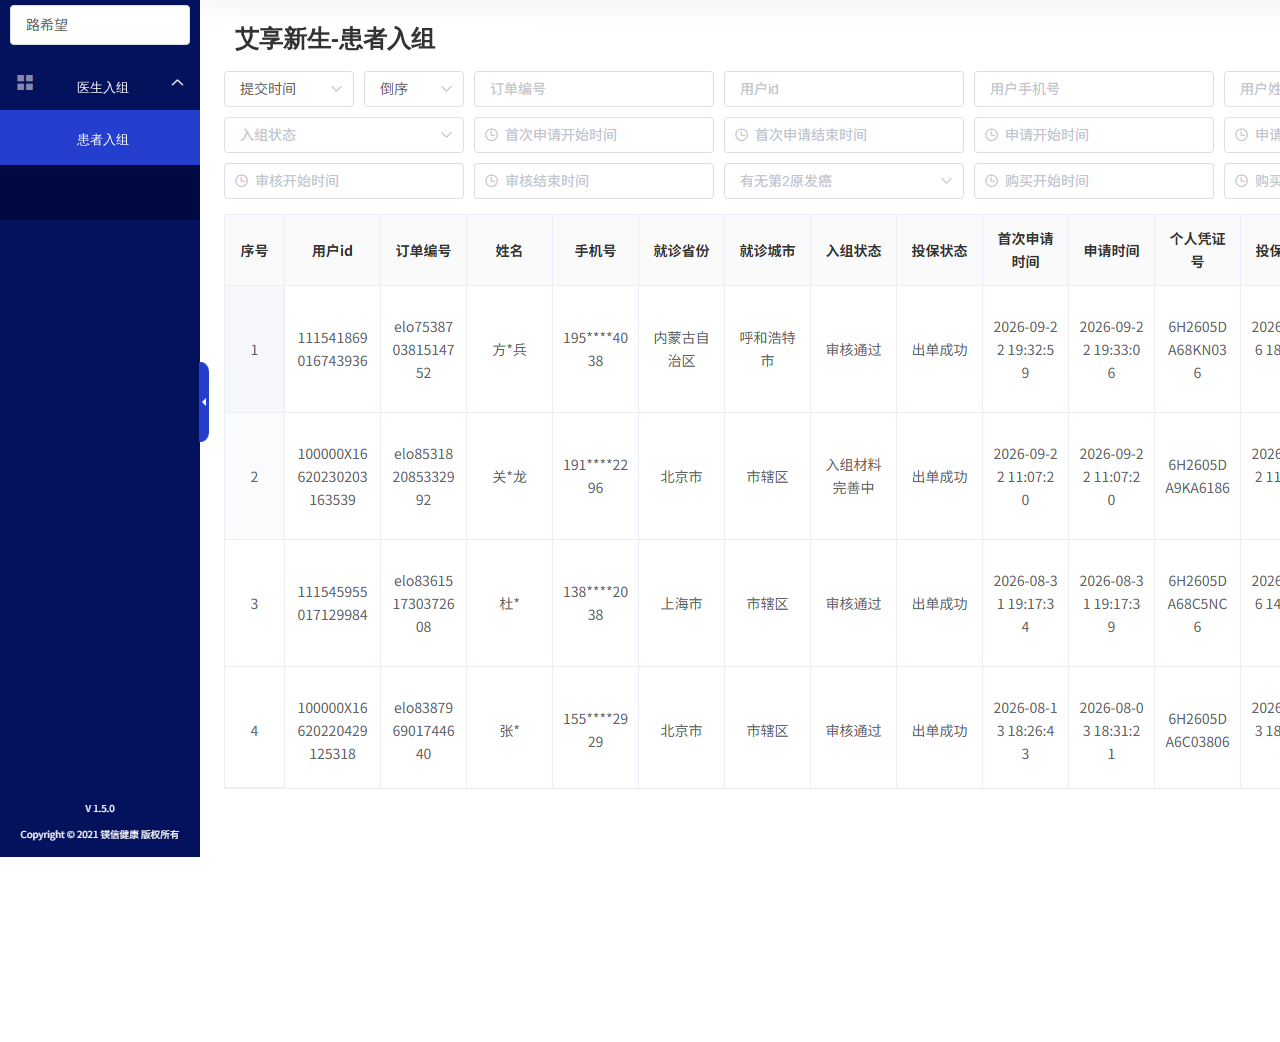
<file: MTH/aixiangxinsheng/患者入组_后台.html>
﻿<!DOCTYPE html>
<html>
  <head>
    <title>患者入组 后台</title>
    <meta http-equiv="X-UA-Compatible" content="IE=edge"/>
    <meta http-equiv="content-type" content="text/html; charset=utf-8"/>
    <link href="resources/css/axure_rp_page.css" type="text/css" rel="stylesheet"/>
    <link href="data/styles.css" type="text/css" rel="stylesheet"/>
    <link href="files/患者入组_后台/styles.css" type="text/css" rel="stylesheet"/>
    <script src="resources/scripts/jquery-3.2.1.min.js"></script>
    <script src="resources/scripts/axure/axQuery.js"></script>
    <script src="resources/scripts/axure/globals.js"></script>
    <script src="resources/scripts/axutils.js"></script>
    <script src="resources/scripts/axure/annotation.js"></script>
    <script src="resources/scripts/axure/axQuery.std.js"></script>
    <script src="resources/scripts/axure/doc.js"></script>
    <script src="resources/scripts/messagecenter.js"></script>
    <script src="resources/scripts/axure/events.js"></script>
    <script src="resources/scripts/axure/recording.js"></script>
    <script src="resources/scripts/axure/action.js"></script>
    <script src="resources/scripts/axure/expr.js"></script>
    <script src="resources/scripts/axure/geometry.js"></script>
    <script src="resources/scripts/axure/flyout.js"></script>
    <script src="resources/scripts/axure/model.js"></script>
    <script src="resources/scripts/axure/repeater.js"></script>
    <script src="resources/scripts/axure/sto.js"></script>
    <script src="resources/scripts/axure/utils.temp.js"></script>
    <script src="resources/scripts/axure/variables.js"></script>
    <script src="resources/scripts/axure/drag.js"></script>
    <script src="resources/scripts/axure/move.js"></script>
    <script src="resources/scripts/axure/visibility.js"></script>
    <script src="resources/scripts/axure/style.js"></script>
    <script src="resources/scripts/axure/adaptive.js"></script>
    <script src="resources/scripts/axure/tree.js"></script>
    <script src="resources/scripts/axure/init.temp.js"></script>
    <script src="resources/scripts/axure/legacy.js"></script>
    <script src="resources/scripts/axure/viewer.js"></script>
    <script src="resources/scripts/axure/math.js"></script>
    <script src="resources/scripts/axure/jquery.nicescroll.min.js"></script>
    <script src="data/document.js"></script>
    <script src="files/患者入组_后台/data.js"></script>
    <script type="text/javascript">
      $axure.utils.getTransparentGifPath = function() { return 'resources/images/transparent.gif'; };
      $axure.utils.getOtherPath = function() { return 'resources/Other.html'; };
      $axure.utils.getReloadPath = function() { return 'resources/reload.html'; };
    </script>
  </head>
  <body>
    <div id="base" class="">

      <!-- Unnamed (图片 ) -->
      <div id="u563" class="ax_default _图片_">
        <img id="u563_img" class="img " src="images/医生入组后台/u274.png"/>
        <div id="u563_text" class="text " style="display:none; visibility: hidden">
          <p></p>
        </div>
      </div>

      <!-- Unnamed (矩形) -->
      <div id="u564" class="ax_default box_1">
        <div id="u564_div" class=""></div>
        <div id="u564_text" class="text " style="display:none; visibility: hidden">
          <p></p>
        </div>
      </div>

      <!-- Unnamed (矩形) -->
      <div id="u565" class="ax_default _二级标题">
        <div id="u565_div" class=""></div>
        <div id="u565_text" class="text ">
          <p><span style="text-decoration:none;">艾享新生-患者入组</span></p>
        </div>
      </div>

      <!-- Unnamed (组合) -->
      <div id="u566" class="ax_default" data-left="0" data-top="0" data-width="0" data-height="0">
      </div>

      <!-- Unnamed (矩形) -->
      <div id="u567" class="ax_default primary_button">
        <div id="u567_div" class=""></div>
        <div id="u567_text" class="text ">
          <p><span style="text-decoration:none;">医生入组</span></p>
        </div>
      </div>

      <!-- Unnamed (矩形) -->
      <div id="u568" class="ax_default primary_button">
        <div id="u568_div" class=""></div>
        <div id="u568_text" class="text ">
          <p><span style="text-decoration:none;">患者入组</span></p>
        </div>
      </div>

      <!-- Unnamed (矩形) -->
      <div id="u569" class="ax_default primary_button">
        <div id="u569_div" class=""></div>
        <div id="u569_text" class="text " style="display:none; visibility: hidden">
          <p></p>
        </div>
      </div>

      <!-- Unnamed (图片 ) -->
      <div id="u570" class="ax_default _图片_">
        <img id="u570_img" class="img " src="images/患者入组_后台/u570.png"/>
        <div id="u570_text" class="text " style="display:none; visibility: hidden">
          <p></p>
        </div>
      </div>

      <!-- Unnamed (矩形) -->
      <div id="u571" class="ax_default sticky_1">
        <div id="u571_div" class=""></div>
        <div id="u571_text" class="text ">
          <p><span style="text-decoration:none;">患者绑定的医生， 获取来源：</span></p><p><span style="text-decoration:none;">1.扫码医生的二维码获取</span></p><p><span style="text-decoration:none;">2.根据第一张处方ocr获取的 处方医生进行带入</span></p><p><span style="text-decoration:none;"><br></span></p><p><span style="text-decoration:none;">绑定的医生默认不可修改</span></p><p><span style="text-decoration:none;"><br></span></p><p><span style="text-decoration:none;">如果处方医生 不是 入组的医生，则不生效；每次有新医生入组后，对不生效的绑定关系进行一次批量处理，有医生则生效</span></p>
        </div>
      </div>

      <!-- Unnamed (矩形) -->
      <div id="u572" class="ax_default sticky_1">
        <div id="u572_div" class=""></div>
        <div id="u572_text" class="text ">
          <p><span style="text-decoration:none;">在患者入组的列表新增患者的物流单号 和物流状态：已发货和待发货</span></p>
        </div>
      </div>

      <!-- Unnamed (矩形) -->
      <div id="u573" class="ax_default flow_shape">
        <div id="u573_div" class=""></div>
        <div id="u573_text" class="text " style="display:none; visibility: hidden">
          <p></p>
        </div>
      </div>

      <!-- Unnamed (矩形) -->
      <div id="u574" class="ax_default label">
        <div id="u574_div" class=""></div>
        <div id="u574_text" class="text ">
          <p><span style="text-decoration:none;">物流状态</span></p>
        </div>
      </div>

      <!-- Unnamed (矩形) -->
      <div id="u575" class="ax_default flow_shape">
        <div id="u575_div" class=""></div>
        <div id="u575_text" class="text " style="display:none; visibility: hidden">
          <p></p>
        </div>
      </div>

      <!-- Unnamed (矩形) -->
      <div id="u576" class="ax_default label">
        <div id="u576_div" class=""></div>
        <div id="u576_text" class="text ">
          <p><span style="text-decoration:none;">已发货</span></p>
        </div>
      </div>

      <!-- Unnamed (矩形) -->
      <div id="u577" class="ax_default label">
        <div id="u577_div" class=""></div>
        <div id="u577_text" class="text ">
          <p><span style="text-decoration:none;">物流单号</span></p>
        </div>
      </div>

      <!-- Unnamed (矩形) -->
      <div id="u578" class="ax_default flow_shape">
        <div id="u578_div" class=""></div>
        <div id="u578_text" class="text " style="display:none; visibility: hidden">
          <p></p>
        </div>
      </div>

      <!-- Unnamed (矩形) -->
      <div id="u579" class="ax_default flow_shape">
        <div id="u579_div" class=""></div>
        <div id="u579_text" class="text " style="display:none; visibility: hidden">
          <p></p>
        </div>
      </div>

      <!-- Unnamed (矩形) -->
      <div id="u580" class="ax_default flow_shape">
        <div id="u580_div" class=""></div>
        <div id="u580_text" class="text " style="display:none; visibility: hidden">
          <p></p>
        </div>
      </div>

      <!-- Unnamed (矩形) -->
      <div id="u581" class="ax_default label">
        <div id="u581_div" class=""></div>
        <div id="u581_text" class="text ">
          <p><span style="text-decoration:none;">待发货</span></p>
        </div>
      </div>

      <!-- Unnamed (矩形) -->
      <div id="u582" class="ax_default label">
        <div id="u582_div" class=""></div>
        <div id="u582_text" class="text ">
          <p><span style="text-decoration:none;">SF35678986756787</span></p>
        </div>
      </div>

      <!-- Unnamed (矩形) -->
      <div id="u583" class="ax_default label">
        <div id="u583_div" class=""></div>
        <div id="u583_text" class="text ">
          <p><span style="text-decoration:none;">SF35678986756787</span></p>
        </div>
      </div>

      <!-- Unnamed (矩形) -->
      <div id="u584" class="ax_default label">
        <div id="u584_div" class=""></div>
        <div id="u584_text" class="text ">
          <p><span style="text-decoration:none;">已发货</span></p>
        </div>
      </div>

      <!-- Unnamed (矩形) -->
      <div id="u585" class="ax_default label">
        <div id="u585_div" class=""></div>
        <div id="u585_text" class="text ">
          <p><span style="text-decoration:none;">待发货</span></p>
        </div>
      </div>

      <!-- Unnamed (矩形) -->
      <div id="u586" class="ax_default label">
        <div id="u586_div" class=""></div>
        <div id="u586_text" class="text ">
          <p><span style="text-decoration:none;">SF35678986756787</span></p>
        </div>
      </div>

      <!-- Unnamed (矩形) -->
      <div id="u587" class="ax_default label">
        <div id="u587_div" class=""></div>
        <div id="u587_text" class="text ">
          <p><span style="text-decoration:none;">SF35678986756787</span></p>
        </div>
      </div>
    </div>
    <script src="resources/scripts/axure/ios.js"></script>
  </body>
</html>
</file>
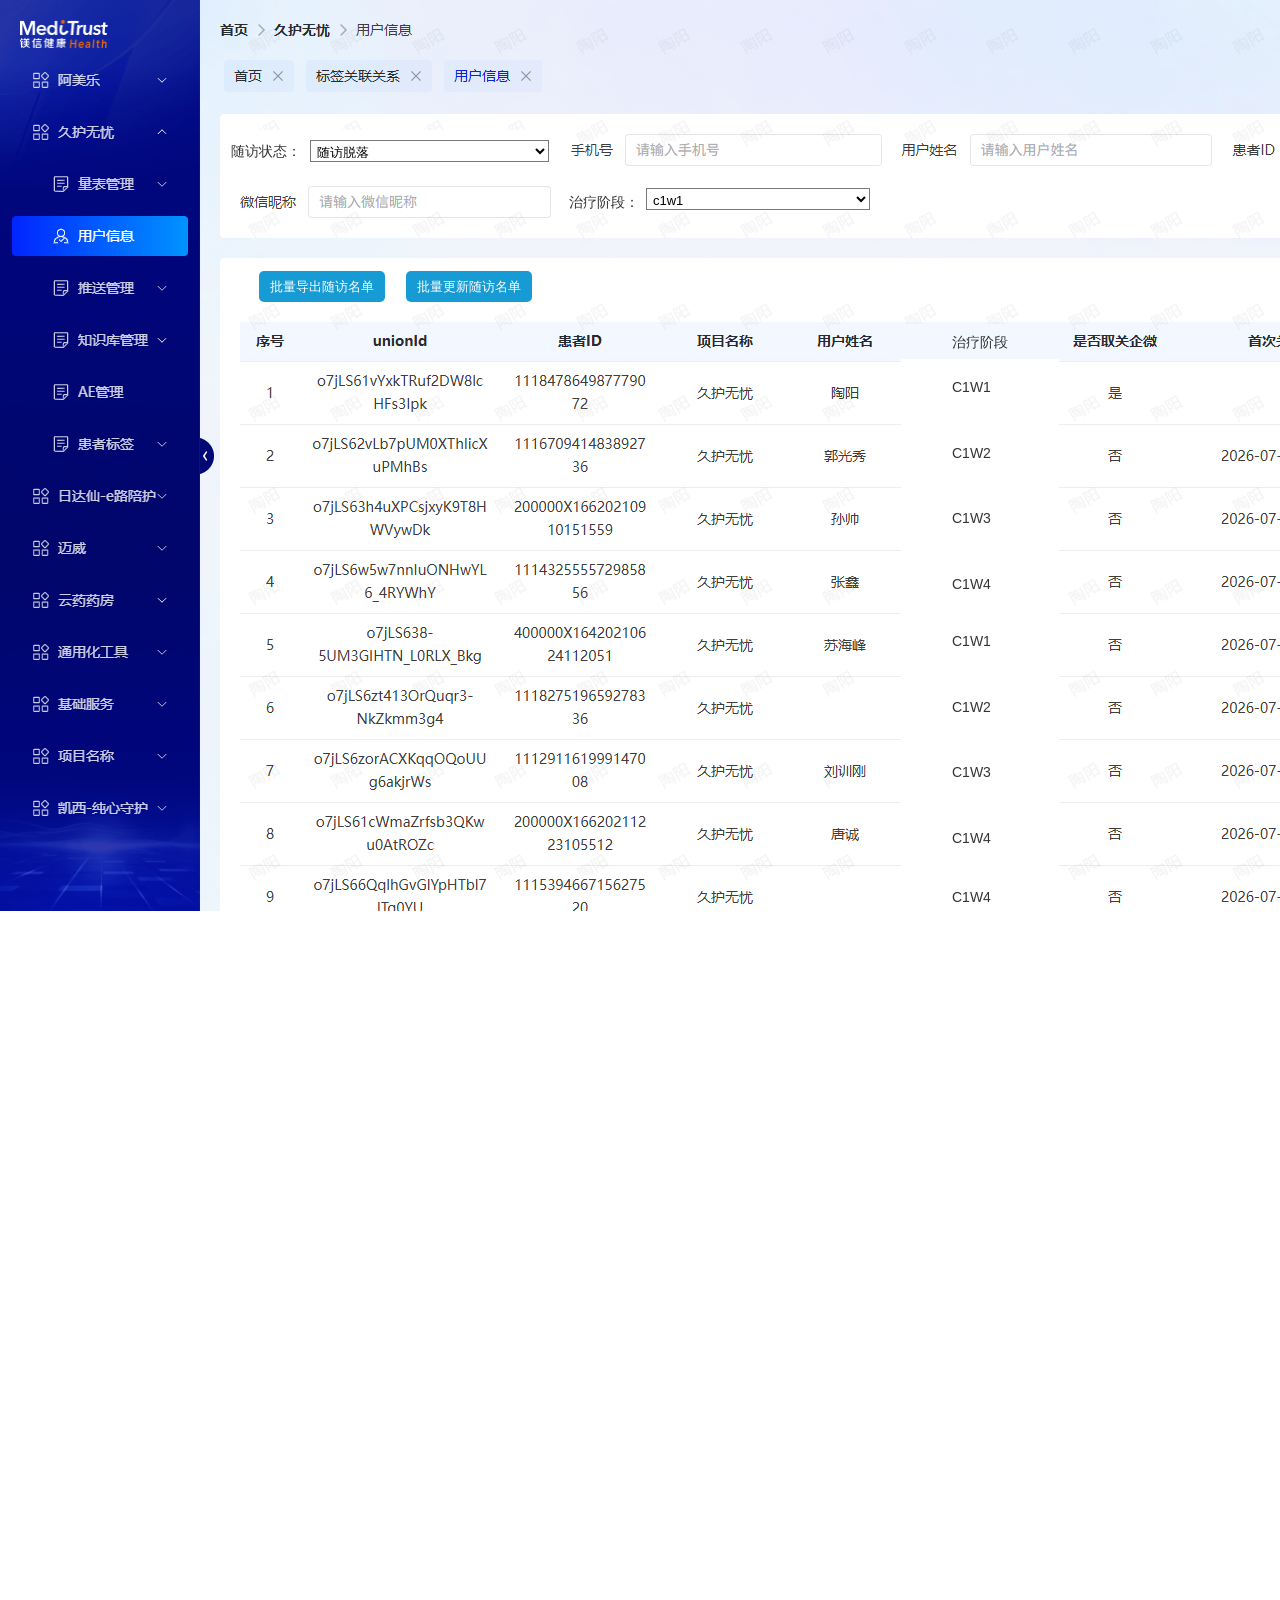
<file: MTH/aixiangxinsheng/患者后台.html>
﻿<!DOCTYPE html>
<html>
  <head>
    <title>患者后台</title>
    <meta http-equiv="X-UA-Compatible" content="IE=edge"/>
    <meta http-equiv="content-type" content="text/html; charset=utf-8"/>
    <link href="resources/css/axure_rp_page.css" type="text/css" rel="stylesheet"/>
    <link href="data/styles.css" type="text/css" rel="stylesheet"/>
    <link href="files/患者后台/styles.css" type="text/css" rel="stylesheet"/>
    <script src="resources/scripts/jquery-3.2.1.min.js"></script>
    <script src="resources/scripts/axure/axQuery.js"></script>
    <script src="resources/scripts/axure/globals.js"></script>
    <script src="resources/scripts/axutils.js"></script>
    <script src="resources/scripts/axure/annotation.js"></script>
    <script src="resources/scripts/axure/axQuery.std.js"></script>
    <script src="resources/scripts/axure/doc.js"></script>
    <script src="resources/scripts/messagecenter.js"></script>
    <script src="resources/scripts/axure/events.js"></script>
    <script src="resources/scripts/axure/recording.js"></script>
    <script src="resources/scripts/axure/action.js"></script>
    <script src="resources/scripts/axure/expr.js"></script>
    <script src="resources/scripts/axure/geometry.js"></script>
    <script src="resources/scripts/axure/flyout.js"></script>
    <script src="resources/scripts/axure/model.js"></script>
    <script src="resources/scripts/axure/repeater.js"></script>
    <script src="resources/scripts/axure/sto.js"></script>
    <script src="resources/scripts/axure/utils.temp.js"></script>
    <script src="resources/scripts/axure/variables.js"></script>
    <script src="resources/scripts/axure/drag.js"></script>
    <script src="resources/scripts/axure/move.js"></script>
    <script src="resources/scripts/axure/visibility.js"></script>
    <script src="resources/scripts/axure/style.js"></script>
    <script src="resources/scripts/axure/adaptive.js"></script>
    <script src="resources/scripts/axure/tree.js"></script>
    <script src="resources/scripts/axure/init.temp.js"></script>
    <script src="resources/scripts/axure/legacy.js"></script>
    <script src="resources/scripts/axure/viewer.js"></script>
    <script src="resources/scripts/axure/math.js"></script>
    <script src="resources/scripts/axure/jquery.nicescroll.min.js"></script>
    <script src="data/document.js"></script>
    <script src="files/患者后台/data.js"></script>
    <script type="text/javascript">
      $axure.utils.getTransparentGifPath = function() { return 'resources/images/transparent.gif'; };
      $axure.utils.getOtherPath = function() { return 'resources/Other.html'; };
      $axure.utils.getReloadPath = function() { return 'resources/reload.html'; };
    </script>
  </head>
  <body>
    <div id="base" class="">

      <!-- Unnamed (图片 ) -->
      <div id="u1260" class="ax_default _图片_">
        <img id="u1260_img" class="img " src="images/患者后台/u1260.png"/>
        <div id="u1260_text" class="text " style="display:none; visibility: hidden">
          <p></p>
        </div>
      </div>

      <!-- Unnamed (矩形) -->
      <div id="u1261" class="ax_default sticky_1">
        <div id="u1261_div" class=""></div>
        <div id="u1261_text" class="text ">
          <p><span style="text-decoration:none;">患者的列表，用来筛选 需要小助手跟进的患者数据</span></p>
        </div>
      </div>

      <!-- Unnamed (矩形) -->
      <div id="u1262" class="ax_default box_1">
        <div id="u1262_div" class=""></div>
        <div id="u1262_text" class="text " style="display:none; visibility: hidden">
          <p></p>
        </div>
      </div>

      <!-- Unnamed (矩形) -->
      <div id="u1263" class="ax_default label">
        <div id="u1263_div" class=""></div>
        <div id="u1263_text" class="text ">
          <p><span style="text-decoration:none;">治疗阶段：</span></p>
        </div>
      </div>

      <!-- Unnamed (下拉列表) -->
      <div id="u1264" class="ax_default droplist">
        <div id="u1264_div" class=""></div>
        <select id="u1264_input" class="u1264_input">
          <option class="u1264_input_option" value="c1w1">c1w1</option>
          <option class="u1264_input_option" value="c1w2">c1w2</option>
        </select>
      </div>

      <!-- Unnamed (矩形) -->
      <div id="u1265" class="ax_default label">
        <div id="u1265_div" class=""></div>
        <div id="u1265_text" class="text ">
          <p><span style="text-decoration:none;">随访状态：</span></p>
        </div>
      </div>

      <!-- Unnamed (下拉列表) -->
      <div id="u1266" class="ax_default droplist">
        <div id="u1266_div" class=""></div>
        <select id="u1266_input" class="u1266_input">
          <option class="u1266_input_option" value="随访中">随访中</option>
          <option class="u1266_input_option" value="随访无响应">随访无响应</option>
          <option class="u1266_input_option" selected value="随访脱落">随访脱落</option>
          <option class="u1266_input_option" value="退组">退组</option>
        </select>
      </div>

      <!-- Unnamed (图片 ) -->
      <div id="u1267" class="ax_default _图片_">
        <img id="u1267_img" class="img " src="images/患者后台/u1267.png"/>
        <div id="u1267_text" class="text " style="display:none; visibility: hidden">
          <p></p>
        </div>
      </div>

      <!-- Unnamed (矩形) -->
      <div id="u1268" class="ax_default box_1">
        <div id="u1268_div" class=""></div>
        <div id="u1268_text" class="text " style="display:none; visibility: hidden">
          <p></p>
        </div>
      </div>

      <!-- Unnamed (组合) -->
      <div id="u1269" class="ax_default" data-left="2808" data-top="87" data-width="1100" data-height="645">

        <!-- Unnamed (组合) -->
        <div id="u1270" class="ax_default" data-left="2808" data-top="87" data-width="1100" data-height="645">

          <!-- Unnamed (矩形) -->
          <div id="u1271" class="ax_default _默认样式">
            <div id="u1271_div" class=""></div>
            <div id="u1271_text" class="text " style="display:none; visibility: hidden">
              <p></p>
            </div>
          </div>

          <!-- Unnamed (组合) -->
          <div id="u1272" class="ax_default" data-left="2831" data-top="118" data-width="1058" data-height="605">

            <!-- Unnamed (组合) -->
            <div id="u1273" class="ax_default" data-left="2831" data-top="171" data-width="1058" data-height="552">

              <!-- Unnamed (矩形) -->
              <div id="u1274" class="ax_default _默认样式">
                <div id="u1274_div" class=""></div>
                <div id="u1274_text" class="text ">
                  <p><span style="text-decoration:none;">28</span></p>
                </div>
              </div>

              <!-- Unnamed (矩形) -->
              <div id="u1275" class="ax_default _默认样式">
                <div id="u1275_div" class=""></div>
                <div id="u1275_text" class="text ">
                  <p><span style="text-decoration:none;">29</span></p>
                </div>
              </div>

              <!-- Unnamed (矩形) -->
              <div id="u1276" class="ax_default _默认样式">
                <div id="u1276_div" class=""></div>
                <div id="u1276_text" class="text ">
                  <p><span style="text-decoration:none;">30</span></p>
                </div>
              </div>

              <!-- Unnamed (矩形) -->
              <div id="u1277" class="ax_default _默认样式">
                <div id="u1277_div" class=""></div>
                <div id="u1277_text" class="text ">
                  <p><span style="text-decoration:none;">31</span></p>
                </div>
              </div>

              <!-- Unnamed (矩形) -->
              <div id="u1278" class="ax_default _默认样式">
                <div id="u1278_div" class=""></div>
                <div id="u1278_text" class="text ">
                  <p><span style="text-decoration:none;">01</span></p>
                </div>
              </div>

              <!-- Unnamed (矩形) -->
              <div id="u1279" class="ax_default _默认样式">
                <div id="u1279_div" class=""></div>
                <div id="u1279_text" class="text ">
                  <p><span style="text-decoration:none;">02</span></p>
                </div>
              </div>

              <!-- Unnamed (矩形) -->
              <div id="u1280" class="ax_default _默认样式">
                <div id="u1280_div" class=""></div>
                <div id="u1280_text" class="text ">
                  <p><span style="text-decoration:none;">03</span></p>
                </div>
              </div>

              <!-- Unnamed (矩形) -->
              <div id="u1281" class="ax_default _默认样式">
                <div id="u1281_div" class=""></div>
                <div id="u1281_text" class="text ">
                  <p><span style="text-decoration:none;">04</span></p>
                </div>
              </div>

              <!-- Unnamed (矩形) -->
              <div id="u1282" class="ax_default _默认样式">
                <div id="u1282_div" class=""></div>
                <div id="u1282_text" class="text ">
                  <p><span style="text-decoration:none;">05</span></p>
                </div>
              </div>

              <!-- Unnamed (矩形) -->
              <div id="u1283" class="ax_default _默认样式">
                <div id="u1283_div" class=""></div>
                <div id="u1283_text" class="text ">
                  <p><span style="text-decoration:none;">06</span></p>
                </div>
              </div>

              <!-- Unnamed (矩形) -->
              <div id="u1284" class="ax_default _默认样式">
                <div id="u1284_div" class=""></div>
                <div id="u1284_text" class="text ">
                  <p><span style="text-decoration:none;">07</span></p>
                </div>
              </div>

              <!-- Unnamed (矩形) -->
              <div id="u1285" class="ax_default _默认样式">
                <div id="u1285_div" class=""></div>
                <div id="u1285_text" class="text ">
                  <p><span style="text-decoration:none;">08</span></p>
                </div>
              </div>

              <!-- Unnamed (矩形) -->
              <div id="u1286" class="ax_default _默认样式">
                <div id="u1286_div" class=""></div>
                <div id="u1286_text" class="text ">
                  <p><span style="text-decoration:none;">09</span></p>
                </div>
              </div>

              <!-- Unnamed (矩形) -->
              <div id="u1287" class="ax_default _默认样式">
                <div id="u1287_div" class=""></div>
                <div id="u1287_text" class="text ">
                  <p><span style="text-decoration:none;">10</span></p>
                </div>
              </div>

              <!-- Unnamed (矩形) -->
              <div id="u1288" class="ax_default _默认样式">
                <div id="u1288_div" class=""></div>
                <div id="u1288_text" class="text ">
                  <p><span style="text-decoration:none;">11</span></p>
                </div>
              </div>

              <!-- Unnamed (矩形) -->
              <div id="u1289" class="ax_default _默认样式">
                <div id="u1289_div" class=""></div>
                <div id="u1289_text" class="text ">
                  <p><span style="text-decoration:none;">12</span></p>
                </div>
              </div>

              <!-- Unnamed (矩形) -->
              <div id="u1290" class="ax_default _默认样式">
                <div id="u1290_div" class=""></div>
                <div id="u1290_text" class="text ">
                  <p><span style="text-decoration:none;">13</span></p>
                </div>
              </div>

              <!-- Unnamed (矩形) -->
              <div id="u1291" class="ax_default _默认样式">
                <div id="u1291_div" class=""></div>
                <div id="u1291_text" class="text ">
                  <p><span style="text-decoration:none;">14</span></p>
                </div>
              </div>

              <!-- Unnamed (矩形) -->
              <div id="u1292" class="ax_default _默认样式">
                <div id="u1292_div" class=""></div>
                <div id="u1292_text" class="text ">
                  <p><span style="text-decoration:none;">15</span></p>
                </div>
              </div>

              <!-- Unnamed (矩形) -->
              <div id="u1293" class="ax_default _默认样式">
                <div id="u1293_div" class=""></div>
                <div id="u1293_text" class="text ">
                  <p><span style="text-decoration:none;">16</span></p>
                </div>
              </div>

              <!-- Unnamed (矩形) -->
              <div id="u1294" class="ax_default _默认样式">
                <div id="u1294_div" class=""></div>
                <div id="u1294_text" class="text ">
                  <p><span style="text-decoration:none;">17</span></p>
                </div>
              </div>

              <!-- Unnamed (矩形) -->
              <div id="u1295" class="ax_default _默认样式">
                <div id="u1295_div" class=""></div>
                <div id="u1295_text" class="text ">
                  <p><span style="text-decoration:none;">18</span></p>
                </div>
              </div>

              <!-- Unnamed (矩形) -->
              <div id="u1296" class="ax_default _默认样式">
                <div id="u1296_div" class=""></div>
                <div id="u1296_text" class="text ">
                  <p><span style="text-decoration:none;">19</span></p>
                </div>
              </div>

              <!-- Unnamed (矩形) -->
              <div id="u1297" class="ax_default _默认样式">
                <div id="u1297_div" class=""></div>
                <div id="u1297_text" class="text ">
                  <p><span style="text-decoration:none;">20</span></p>
                </div>
              </div>

              <!-- Unnamed (矩形) -->
              <div id="u1298" class="ax_default _默认样式">
                <div id="u1298_div" class=""></div>
                <div id="u1298_text" class="text ">
                  <p><span style="text-decoration:none;">21</span></p>
                </div>
              </div>

              <!-- Unnamed (矩形) -->
              <div id="u1299" class="ax_default _默认样式">
                <div id="u1299_div" class=""></div>
                <div id="u1299_text" class="text ">
                  <p><span style="text-decoration:none;">22</span></p>
                </div>
              </div>

              <!-- Unnamed (矩形) -->
              <div id="u1300" class="ax_default _默认样式">
                <div id="u1300_div" class=""></div>
                <div id="u1300_text" class="text ">
                  <p><span style="text-decoration:none;">23</span></p>
                </div>
              </div>

              <!-- Unnamed (矩形) -->
              <div id="u1301" class="ax_default _默认样式">
                <div id="u1301_div" class=""></div>
                <div id="u1301_text" class="text ">
                  <p><span style="text-decoration:none;">24</span></p>
                </div>
              </div>

              <!-- Unnamed (矩形) -->
              <div id="u1302" class="ax_default _默认样式">
                <div id="u1302_div" class=""></div>
                <div id="u1302_text" class="text ">
                  <p><span style="text-decoration:none;">25</span></p>
                </div>
              </div>

              <!-- Unnamed (矩形) -->
              <div id="u1303" class="ax_default _默认样式">
                <div id="u1303_div" class=""></div>
                <div id="u1303_text" class="text ">
                  <p><span style="text-decoration:none;">26</span></p>
                </div>
              </div>

              <!-- Unnamed (矩形) -->
              <div id="u1304" class="ax_default _默认样式">
                <div id="u1304_div" class=""></div>
                <div id="u1304_text" class="text ">
                  <p><span style="text-decoration:none;">27</span></p>
                </div>
              </div>

              <!-- Unnamed (矩形) -->
              <div id="u1305" class="ax_default _默认样式">
                <div id="u1305_div" class=""></div>
                <div id="u1305_text" class="text ">
                  <p><span style="text-decoration:none;">28</span></p>
                </div>
              </div>

              <!-- Unnamed (矩形) -->
              <div id="u1306" class="ax_default _默认样式">
                <div id="u1306_div" class=""></div>
                <div id="u1306_text" class="text ">
                  <p><span style="text-decoration:none;">29</span></p>
                </div>
              </div>

              <!-- Unnamed (矩形) -->
              <div id="u1307" class="ax_default _默认样式">
                <div id="u1307_div" class=""></div>
                <div id="u1307_text" class="text ">
                  <p><span style="text-decoration:none;">30</span></p>
                </div>
              </div>

              <!-- Unnamed (矩形) -->
              <div id="u1308" class="ax_default _默认样式">
                <div id="u1308_div" class=""></div>
                <div id="u1308_text" class="text ">
                  <p><span style="text-decoration:none;">01</span></p>
                </div>
              </div>

              <!-- Unnamed (矩形) -->
              <div id="u1309" class="ax_default _默认样式">
                <div id="u1309_div" class=""></div>
                <div id="u1309_text" class="text ">
                  <p><span style="text-decoration:none;">一</span></p>
                </div>
              </div>

              <!-- Unnamed (矩形) -->
              <div id="u1310" class="ax_default _默认样式">
                <div id="u1310_div" class=""></div>
                <div id="u1310_text" class="text ">
                  <p><span style="text-decoration:none;">二</span></p>
                </div>
              </div>

              <!-- Unnamed (矩形) -->
              <div id="u1311" class="ax_default _默认样式">
                <div id="u1311_div" class=""></div>
                <div id="u1311_text" class="text ">
                  <p><span style="text-decoration:none;">三</span></p>
                </div>
              </div>

              <!-- Unnamed (矩形) -->
              <div id="u1312" class="ax_default _默认样式">
                <div id="u1312_div" class=""></div>
                <div id="u1312_text" class="text ">
                  <p><span style="text-decoration:none;">四</span></p>
                </div>
              </div>

              <!-- Unnamed (矩形) -->
              <div id="u1313" class="ax_default _默认样式">
                <div id="u1313_div" class=""></div>
                <div id="u1313_text" class="text ">
                  <p><span style="text-decoration:none;">五</span></p>
                </div>
              </div>

              <!-- Unnamed (矩形) -->
              <div id="u1314" class="ax_default _默认样式">
                <div id="u1314_div" class=""></div>
                <div id="u1314_text" class="text ">
                  <p><span style="text-decoration:none;">六</span></p>
                </div>
              </div>

              <!-- Unnamed (矩形) -->
              <div id="u1315" class="ax_default _默认样式">
                <div id="u1315_div" class=""></div>
                <div id="u1315_text" class="text ">
                  <p><span style="text-decoration:none;">日</span></p>
                </div>
              </div>
            </div>

            <!-- Unnamed (组合) -->
            <div id="u1316" class="ax_default" data-left="3588" data-top="118" data-width="90" data-height="35">

              <!-- Unnamed (矩形) -->
              <div id="u1317" class="ax_default _默认样式">
                <div id="u1317_div" class=""></div>
                <div id="u1317_text" class="text ">
                  <p style="font-size:14px;"><span style="font-family:'微软雅黑 Regular', '微软雅黑';font-weight:400;text-decoration:none;color:#999999;">2021年</span><span style="font-family:'FontAwesome Normal', 'FontAwesome';font-weight:400;font-size:12px;text-decoration:none;color:#999999;">&nbsp;&nbsp; </span><span style="font-family:'FontAwesome Normal', 'FontAwesome';font-weight:400;font-size:12px;text-decoration:none;color:#CCCCCC;"></span></p>
                </div>
              </div>
            </div>

            <!-- Unnamed (组合) -->
            <div id="u1318" class="ax_default" data-left="3688" data-top="118" data-width="80" data-height="35">

              <!-- Unnamed (矩形) -->
              <div id="u1319" class="ax_default _默认样式">
                <div id="u1319_div" class=""></div>
                <div id="u1319_text" class="text ">
                  <p style="font-size:14px;"><span style="font-family:'微软雅黑 Regular', '微软雅黑';font-weight:400;text-decoration:none;color:#999999;">6月&nbsp; </span><span style="font-family:'FontAwesome Normal', 'FontAwesome';font-weight:400;font-size:12px;text-decoration:none;color:#999999;">&nbsp; &nbsp;&nbsp; </span><span style="font-family:'FontAwesome Normal', 'FontAwesome';font-weight:400;font-size:12px;text-decoration:none;color:#CCCCCC;"></span></p>
                </div>
              </div>
            </div>

            <!-- Unnamed (组合) -->
            <div id="u1320" class="ax_default" data-left="3788" data-top="118" data-width="99" data-height="35">

              <!-- Unnamed (矩形) -->
              <div id="u1321" class="ax_default _默认样式">
                <div id="u1321_div" class=""></div>
                <div id="u1321_text" class="text ">
                  <p><span style="text-decoration:none;">年</span></p>
                </div>
              </div>

              <!-- Unnamed (矩形) -->
              <div id="u1322" class="ax_default _默认样式">
                <div id="u1322_div" class=""></div>
                <div id="u1322_text" class="text ">
                  <p><span style="text-decoration:none;">月</span></p>
                </div>
              </div>
            </div>
          </div>
        </div>

        <!-- Unnamed (组合) -->
        <div id="u1323" class="ax_default" data-left="3440" data-top="455" data-width="140" data-height="38">

          <!-- Unnamed (组合) -->
          <div id="u1324" class="ax_default" data-left="3440" data-top="455" data-width="140" data-height="38">

            <!-- Unnamed (矩形) -->
            <div id="u1325" class="ax_default _默认样式">
              <div id="u1325_div" class=""></div>
              <div id="u1325_text" class="text ">
                <p><span style="font-family:'微软雅黑 Regular', '微软雅黑';font-weight:400;text-decoration:none;color:#0079FE;">●</span><span style="font-family:'Microsoft Tai Le';font-weight:400;text-decoration:none;color:rgba(0, 0, 0, 0.427450980392157);"> 打卡成功 <br>C2-W2</span></p>
              </div>
            </div>
          </div>

          <!-- Unnamed (组合) -->
          <div id="u1326" class="ax_default" data-left="0" data-top="0" data-width="0" data-height="0">
          </div>
        </div>

        <!-- Unnamed (组合) -->
        <div id="u1327" class="ax_default" data-left="3439" data-top="555" data-width="140" data-height="37">

          <!-- Unnamed (组合) -->
          <div id="u1328" class="ax_default" data-left="3439" data-top="555" data-width="140" data-height="37">

            <!-- Unnamed (矩形) -->
            <div id="u1329" class="ax_default _默认样式">
              <div id="u1329_div" class=""></div>
              <div id="u1329_text" class="text ">
                <p><span style="font-family:'微软雅黑 Regular', '微软雅黑';font-weight:400;text-decoration:none;color:#EDEDED;">●</span><span style="font-family:'Microsoft Tai Le';font-weight:400;text-decoration:none;color:rgba(0, 0, 0, 0.427450980392157);"> 待打卡</span></p><p><span style="font-family:'Microsoft Tai Le';font-weight:400;text-decoration:none;color:rgba(0, 0, 0, 0.427450980392157);">C2-W3</span></p>
              </div>
            </div>
          </div>

          <!-- Unnamed (组合) -->
          <div id="u1330" class="ax_default" data-left="0" data-top="0" data-width="0" data-height="0">
          </div>
        </div>

        <!-- Unnamed (矩形) -->
        <div id="u1331" class="ax_default label">
          <div id="u1331_div" class=""></div>
          <div id="u1331_text" class="text ">
            <p><span style="text-decoration:underline ;">查看</span></p>
          </div>
        </div>

        <!-- Unnamed (矩形) -->
        <div id="u1332" class="ax_default label">
          <div id="u1332_div" class=""></div>
          <div id="u1332_text" class="text ">
            <p><span style="text-decoration:underline ;">查看</span></p>
          </div>
        </div>

        <!-- Unnamed (矩形) -->
        <div id="u1333" class="ax_default label">
          <div id="u1333_div" class=""></div>
          <div id="u1333_text" class="text ">
            <p><span style="text-decoration:underline ;">查看</span></p>
          </div>
        </div>

        <!-- Unnamed (组合) -->
        <div id="u1334" class="ax_default" data-left="3439" data-top="355" data-width="140" data-height="38">

          <!-- Unnamed (组合) -->
          <div id="u1335" class="ax_default" data-left="3439" data-top="355" data-width="140" data-height="38">

            <!-- Unnamed (矩形) -->
            <div id="u1336" class="ax_default _默认样式">
              <div id="u1336_div" class=""></div>
              <div id="u1336_text" class="text ">
                <p><span style="font-family:'微软雅黑 Regular', '微软雅黑';font-weight:400;text-decoration:none;color:#0079FE;">●</span><span style="font-family:'Microsoft Tai Le';font-weight:400;text-decoration:none;color:rgba(0, 0, 0, 0.427450980392157);"> 打卡成功 <br>C2-W1</span></p>
              </div>
            </div>
          </div>

          <!-- Unnamed (组合) -->
          <div id="u1337" class="ax_default" data-left="0" data-top="0" data-width="0" data-height="0">
          </div>
        </div>

        <!-- Unnamed (组合) -->
        <div id="u1338" class="ax_default" data-left="3441" data-top="255" data-width="140" data-height="38">

          <!-- Unnamed (组合) -->
          <div id="u1339" class="ax_default" data-left="3441" data-top="255" data-width="140" data-height="38">

            <!-- Unnamed (矩形) -->
            <div id="u1340" class="ax_default _默认样式">
              <div id="u1340_div" class=""></div>
              <div id="u1340_text" class="text ">
                <p><span style="font-family:'微软雅黑 Regular', '微软雅黑';font-weight:400;text-decoration:none;color:#0079FE;">●</span><span style="font-family:'Microsoft Tai Le';font-weight:400;text-decoration:none;color:rgba(0, 0, 0, 0.427450980392157);"> 打卡成功 <br>C1-W4</span></p>
              </div>
            </div>
          </div>

          <!-- Unnamed (组合) -->
          <div id="u1341" class="ax_default" data-left="0" data-top="0" data-width="0" data-height="0">
          </div>
        </div>
      </div>

      <!-- Unnamed (矩形) -->
      <div id="u1342" class="ax_default _三级标题">
        <div id="u1342_div" class=""></div>
        <div id="u1342_text" class="text ">
          <p><span style="text-decoration:none;">张三的给药日历</span></p>
        </div>
      </div>

      <!-- Unnamed (矩形) -->
      <div id="u1343" class="ax_default box_1">
        <div id="u1343_div" class=""></div>
        <div id="u1343_text" class="text " style="display:none; visibility: hidden">
          <p></p>
        </div>
      </div>

      <!-- Unnamed (图片 ) -->
      <div id="u1344" class="ax_default _图片_">
        <img id="u1344_img" class="img " src="images/患者后台/u1267.png"/>
        <div id="u1344_text" class="text " style="display:none; visibility: hidden">
          <p></p>
        </div>
      </div>

      <!-- Unnamed (矩形) -->
      <div id="u1345" class="ax_default box_1">
        <div id="u1345_div" class=""></div>
        <div id="u1345_text" class="text " style="display:none; visibility: hidden">
          <p></p>
        </div>
      </div>

      <!-- Unnamed (矩形) -->
      <div id="u1346" class="ax_default box_1">
        <div id="u1346_div" class=""></div>
        <div id="u1346_text" class="text " style="display:none; visibility: hidden">
          <p></p>
        </div>
      </div>

      <!-- Unnamed (矩形) -->
      <div id="u1347" class="ax_default label">
        <div id="u1347_div" class=""></div>
        <div id="u1347_text" class="text ">
          <p><span style="text-decoration:none;">治疗阶段</span></p>
        </div>
      </div>

      <!-- Unnamed (矩形) -->
      <div id="u1348" class="ax_default label">
        <div id="u1348_div" class=""></div>
        <div id="u1348_text" class="text ">
          <p><span style="text-decoration:none;">C1W1</span></p>
        </div>
      </div>

      <!-- Unnamed (矩形) -->
      <div id="u1349" class="ax_default label">
        <div id="u1349_div" class=""></div>
        <div id="u1349_text" class="text ">
          <p><span style="text-decoration:none;">C1W2</span></p>
        </div>
      </div>

      <!-- Unnamed (矩形) -->
      <div id="u1350" class="ax_default label">
        <div id="u1350_div" class=""></div>
        <div id="u1350_text" class="text ">
          <p><span style="text-decoration:none;">C1W3</span></p>
        </div>
      </div>

      <!-- Unnamed (矩形) -->
      <div id="u1351" class="ax_default label">
        <div id="u1351_div" class=""></div>
        <div id="u1351_text" class="text ">
          <p><span style="text-decoration:none;">C1W4</span></p>
        </div>
      </div>

      <!-- Unnamed (矩形) -->
      <div id="u1352" class="ax_default label">
        <div id="u1352_div" class=""></div>
        <div id="u1352_text" class="text ">
          <p><span style="text-decoration:none;">C1W1</span></p>
        </div>
      </div>

      <!-- Unnamed (矩形) -->
      <div id="u1353" class="ax_default label">
        <div id="u1353_div" class=""></div>
        <div id="u1353_text" class="text ">
          <p><span style="text-decoration:none;">C1W2</span></p>
        </div>
      </div>

      <!-- Unnamed (矩形) -->
      <div id="u1354" class="ax_default label">
        <div id="u1354_div" class=""></div>
        <div id="u1354_text" class="text ">
          <p><span style="text-decoration:none;">C1W3</span></p>
        </div>
      </div>

      <!-- Unnamed (矩形) -->
      <div id="u1355" class="ax_default label">
        <div id="u1355_div" class=""></div>
        <div id="u1355_text" class="text ">
          <p><span style="text-decoration:none;">C1W4</span></p>
        </div>
      </div>

      <!-- Unnamed (矩形) -->
      <div id="u1356" class="ax_default label">
        <div id="u1356_div" class=""></div>
        <div id="u1356_text" class="text ">
          <p><span style="text-decoration:none;">C1W4</span></p>
        </div>
      </div>

      <!-- Unnamed (矩形) -->
      <div id="u1357" class="ax_default label">
        <div id="u1357_div" class=""></div>
        <div id="u1357_text" class="text ">
          <p><span style="text-decoration:underline ;">打卡日历</span></p>
        </div>
      </div>

      <!-- Unnamed (矩形) -->
      <div id="u1358" class="ax_default label">
        <div id="u1358_div" class=""></div>
        <div id="u1358_text" class="text ">
          <p><span style="text-decoration:underline ;">打卡日历</span></p>
        </div>
      </div>

      <!-- Unnamed (矩形) -->
      <div id="u1359" class="ax_default label">
        <div id="u1359_div" class=""></div>
        <div id="u1359_text" class="text ">
          <p><span style="text-decoration:underline ;">打卡日历</span></p>
        </div>
      </div>

      <!-- Unnamed (矩形) -->
      <div id="u1360" class="ax_default label">
        <div id="u1360_div" class=""></div>
        <div id="u1360_text" class="text ">
          <p><span style="text-decoration:underline ;">打卡日历</span></p>
        </div>
      </div>

      <!-- Unnamed (矩形) -->
      <div id="u1361" class="ax_default label">
        <div id="u1361_div" class=""></div>
        <div id="u1361_text" class="text ">
          <p><span style="text-decoration:underline ;">打卡日历</span></p>
        </div>
      </div>

      <!-- Unnamed (矩形) -->
      <div id="u1362" class="ax_default label">
        <div id="u1362_div" class=""></div>
        <div id="u1362_text" class="text ">
          <p><span style="text-decoration:underline ;">打卡日历</span></p>
        </div>
      </div>

      <!-- Unnamed (矩形) -->
      <div id="u1363" class="ax_default label">
        <div id="u1363_div" class=""></div>
        <div id="u1363_text" class="text ">
          <p><span style="text-decoration:underline ;">打卡日历</span></p>
        </div>
      </div>

      <!-- Unnamed (矩形) -->
      <div id="u1364" class="ax_default label">
        <div id="u1364_div" class=""></div>
        <div id="u1364_text" class="text ">
          <p><span style="text-decoration:underline ;">打卡日历</span></p>
        </div>
      </div>

      <!-- Unnamed (矩形) -->
      <div id="u1365" class="ax_default label">
        <div id="u1365_div" class=""></div>
        <div id="u1365_text" class="text ">
          <p><span style="text-decoration:underline ;">打卡日历</span></p>
        </div>
      </div>

      <!-- Unnamed (矩形) -->
      <div id="u1366" class="ax_default primary_button">
        <div id="u1366_div" class=""></div>
        <div id="u1366_text" class="text ">
          <p><span style="text-decoration:none;">批量导出随访名单</span></p>
        </div>
      </div>

      <!-- Unnamed (矩形) -->
      <div id="u1367" class="ax_default label">
        <div id="u1367_div" class=""></div>
        <div id="u1367_text" class="text ">
          <p><span style="text-decoration:underline ;">一键复制</span></p>
        </div>
      </div>

      <!-- Unnamed (矩形) -->
      <div id="u1368" class="ax_default label">
        <div id="u1368_div" class=""></div>
        <div id="u1368_text" class="text ">
          <p><span style="text-decoration:underline ;">一键复制</span></p>
        </div>
      </div>

      <!-- Unnamed (矩形) -->
      <div id="u1369" class="ax_default label">
        <div id="u1369_div" class=""></div>
        <div id="u1369_text" class="text ">
          <p><span style="text-decoration:underline ;">一键复制</span></p>
        </div>
      </div>

      <!-- Unnamed (矩形) -->
      <div id="u1370" class="ax_default label">
        <div id="u1370_div" class=""></div>
        <div id="u1370_text" class="text ">
          <p><span style="text-decoration:underline ;">一键复制</span></p>
        </div>
      </div>

      <!-- Unnamed (矩形) -->
      <div id="u1371" class="ax_default label">
        <div id="u1371_div" class=""></div>
        <div id="u1371_text" class="text ">
          <p><span style="text-decoration:underline ;">一键复制</span></p>
        </div>
      </div>

      <!-- Unnamed (矩形) -->
      <div id="u1372" class="ax_default label">
        <div id="u1372_div" class=""></div>
        <div id="u1372_text" class="text ">
          <p><span style="text-decoration:underline ;">一键复制</span></p>
        </div>
      </div>

      <!-- Unnamed (矩形) -->
      <div id="u1373" class="ax_default label">
        <div id="u1373_div" class=""></div>
        <div id="u1373_text" class="text ">
          <p><span style="text-decoration:underline ;">一键复制</span></p>
        </div>
      </div>

      <!-- Unnamed (矩形) -->
      <div id="u1374" class="ax_default label">
        <div id="u1374_div" class=""></div>
        <div id="u1374_text" class="text ">
          <p><span style="text-decoration:underline ;">一键复制</span></p>
        </div>
      </div>

      <!-- Unnamed (矩形) -->
      <div id="u1375" class="ax_default label">
        <div id="u1375_div" class=""></div>
        <div id="u1375_text" class="text ">
          <p><span style="text-decoration:underline ;">一键复制</span></p>
        </div>
      </div>

      <!-- Unnamed (矩形) -->
      <div id="u1376" class="ax_default box_1">
        <div id="u1376_div" class=""></div>
        <div id="u1376_text" class="text " style="display:none; visibility: hidden">
          <p></p>
        </div>
      </div>

      <!-- Unnamed (矩形) -->
      <div id="u1377" class="ax_default label">
        <div id="u1377_div" class=""></div>
        <div id="u1377_text" class="text ">
          <p><span style="text-decoration:none;">脱落原因</span></p>
        </div>
      </div>

      <!-- Unnamed (下拉列表) -->
      <div id="u1378" class="ax_default droplist">
        <div id="u1378_div" class=""></div>
        <select id="u1378_input" class="u1378_input">
          <option class="u1378_input_option" value="无法联系">无法联系</option>
          <option class="u1378_input_option" value="主动退出服务">主动退出服务</option>
          <option class="u1378_input_option" value="其他/未知">其他/未知</option>
        </select>
      </div>

      <!-- Unnamed (组合) -->
      <div id="u1379" class="ax_default" data-left="4612" data-top="1026" data-width="15" data-height="15">

        <!-- Unnamed (圆形) -->
        <div id="u1380" class="ax_default refs-webm-wechat">
          <img id="u1380_img" class="img " src="images/患者打卡/u936.svg"/>
          <div id="u1380_text" class="text " style="display:none; visibility: hidden">
            <p></p>
          </div>
        </div>

        <!-- Unnamed (图片 ) -->
        <div id="u1381" class="ax_default image">
          <img id="u1381_img" class="img " src="images/患者打卡/u937.png"/>
          <div id="u1381_text" class="text " style="display:none; visibility: hidden">
            <p></p>
          </div>
        </div>
      </div>

      <!-- Unnamed (矩形) -->
      <div id="u1382" class="ax_default primary_button">
        <div id="u1382_div" class=""></div>
        <div id="u1382_text" class="text ">
          <p><span style="text-decoration:none;">提交</span></p>
        </div>
      </div>

      <!-- Unnamed (矩形) -->
      <div id="u1383" class="ax_default _三级标题">
        <div id="u1383_div" class=""></div>
        <div id="u1383_text" class="text ">
          <p><span style="text-decoration:none;">提醒</span></p>
        </div>
      </div>

      <!-- Unnamed (矩形) -->
      <div id="u1384" class="ax_default box_1">
        <div id="u1384_div" class=""></div>
        <div id="u1384_text" class="text " style="display:none; visibility: hidden">
          <p></p>
        </div>
      </div>

      <!-- Unnamed (组合) -->
      <div id="u1385" class="ax_default" data-left="4612" data-top="1267" data-width="15" data-height="15">

        <!-- Unnamed (圆形) -->
        <div id="u1386" class="ax_default refs-webm-wechat">
          <img id="u1386_img" class="img " src="images/患者打卡/u936.svg"/>
          <div id="u1386_text" class="text " style="display:none; visibility: hidden">
            <p></p>
          </div>
        </div>

        <!-- Unnamed (图片 ) -->
        <div id="u1387" class="ax_default image">
          <img id="u1387_img" class="img " src="images/患者打卡/u937.png"/>
          <div id="u1387_text" class="text " style="display:none; visibility: hidden">
            <p></p>
          </div>
        </div>
      </div>

      <!-- Unnamed (矩形) -->
      <div id="u1388" class="ax_default primary_button">
        <div id="u1388_div" class=""></div>
        <div id="u1388_text" class="text ">
          <p><span style="text-decoration:none;">提交</span></p>
        </div>
      </div>

      <!-- Unnamed (矩形) -->
      <div id="u1389" class="ax_default _三级标题">
        <div id="u1389_div" class=""></div>
        <div id="u1389_text" class="text ">
          <p><span style="text-decoration:none;">提醒</span></p>
        </div>
      </div>

      <!-- Unnamed (矩形) -->
      <div id="u1390" class="ax_default label">
        <div id="u1390_div" class=""></div>
        <div id="u1390_text" class="text ">
          <p><span style="text-decoration:none;">治疗停止原因</span></p>
        </div>
      </div>

      <!-- Unnamed (下拉列表) -->
      <div id="u1391" class="ax_default droplist">
        <div id="u1391_div" class=""></div>
        <select id="u1391_input" class="u1391_input">
          <option class="u1391_input_option" value="医生决定调整/停止">医生决定调整/停止</option>
          <option class="u1391_input_option" value="患者自行停止">患者自行停止</option>
          <option class="u1391_input_option" value="经济原因">经济原因</option>
          <option class="u1391_input_option" value="AE相关">AE相关</option>
          <option class="u1391_input_option" value="其他/未知">其他/未知</option>
        </select>
      </div>

      <!-- Unnamed (矩形) -->
      <div id="u1392" class="ax_default box_1">
        <div id="u1392_div" class=""></div>
        <div id="u1392_text" class="text " style="display:none; visibility: hidden">
          <p></p>
        </div>
      </div>

      <!-- Unnamed (组合) -->
      <div id="u1393" class="ax_default" data-left="4612" data-top="1550" data-width="15" data-height="15">

        <!-- Unnamed (圆形) -->
        <div id="u1394" class="ax_default refs-webm-wechat">
          <img id="u1394_img" class="img " src="images/患者打卡/u936.svg"/>
          <div id="u1394_text" class="text " style="display:none; visibility: hidden">
            <p></p>
          </div>
        </div>

        <!-- Unnamed (图片 ) -->
        <div id="u1395" class="ax_default image">
          <img id="u1395_img" class="img " src="images/患者打卡/u937.png"/>
          <div id="u1395_text" class="text " style="display:none; visibility: hidden">
            <p></p>
          </div>
        </div>
      </div>

      <!-- Unnamed (矩形) -->
      <div id="u1396" class="ax_default primary_button">
        <div id="u1396_div" class=""></div>
        <div id="u1396_text" class="text ">
          <p><span style="text-decoration:none;">提交</span></p>
        </div>
      </div>

      <!-- Unnamed (矩形) -->
      <div id="u1397" class="ax_default _三级标题">
        <div id="u1397_div" class=""></div>
        <div id="u1397_text" class="text ">
          <p><span style="text-decoration:none;">修改患者的治疗状态</span></p>
        </div>
      </div>

      <!-- Unnamed (矩形) -->
      <div id="u1398" class="ax_default label">
        <div id="u1398_div" class=""></div>
        <div id="u1398_text" class="text ">
          <p><span style="text-decoration:none;">开始时间</span></p>
        </div>
      </div>

      <!-- Unnamed (文本框) -->
      <div id="u1399" class="ax_default text_field">
        <div id="u1399_div" class=""></div>
        <input id="u1399_input" type="date" value="" class="u1399_input"/>
      </div>

      <!-- Unnamed (矩形) -->
      <div id="u1400" class="ax_default label">
        <div id="u1400_div" class=""></div>
        <div id="u1400_text" class="text ">
          <p><span style="text-decoration:none;">治疗阶段</span></p>
        </div>
      </div>

      <!-- Unnamed (下拉列表) -->
      <div id="u1401" class="ax_default droplist">
        <div id="u1401_div" class=""></div>
        <select id="u1401_input" class="u1401_input">
          <option class="u1401_input_option" value="C1W1">C1W1</option>
          <option class="u1401_input_option" value="C1W2">C1W2</option>
          <option class="u1401_input_option" value="C1W3">C1W3</option>
          <option class="u1401_input_option" value="C1W4  ">C1W4&nbsp; </option>
          <option class="u1401_input_option" selected value="C2W1">C2W1</option>
          <option class="u1401_input_option" value="C2W2">C2W2</option>
          <option class="u1401_input_option" value="C2W3">C2W3</option>
          <option class="u1401_input_option" value="C2W4">C2W4</option>
          <option class="u1401_input_option" value="C3W1">C3W1</option>
          <option class="u1401_input_option" value="C3W2">C3W2</option>
          <option class="u1401_input_option" value="C3W3">C3W3</option>
          <option class="u1401_input_option" value="C3W4">C3W4</option>
          <option class="u1401_input_option" value="C4W1">C4W1</option>
          <option class="u1401_input_option" value="C5W1">C5W1</option>
          <option class="u1401_input_option" value="C6W1">C6W1</option>
          <option class="u1401_input_option" value="C7W1">C7W1</option>
          <option class="u1401_input_option" value="C8W1">C8W1</option>
          <option class="u1401_input_option" value="C9W1">C9W1</option>
          <option class="u1401_input_option" value="C10W1">C10W1</option>
          <option class="u1401_input_option" value="C11W1">C11W1</option>
          <option class="u1401_input_option" value="C12W1">C12W1</option>
        </select>
      </div>

      <!-- Unnamed (矩形) -->
      <div id="u1402" class="ax_default sticky_1">
        <div id="u1402_div" class=""></div>
        <div id="u1402_text" class="text ">
          <p><span style="text-decoration:none;">一键复制内容：</span></p><p><span style="text-decoration:none;">患者姓名：********</span></p><p><span style="text-decoration:none;">患者unionid：********</span></p><p><span style="text-decoration:none;">联系方式：*********</span></p><p><span style="text-decoration:none;">待提问的问题：</span></p><p><span style="text-decoration:none;">1.患者最近一次用药日期：</span></p><p><span style="text-decoration:none;">2.患者最近一次复诊的医院：</span></p><p><span style="text-decoration:none;">…………</span></p><p><span style="text-decoration:none;"><br></span></p><p><span style="text-decoration:none;">根据最近一次待打卡判断，没填写的题目进行复制</span></p><p><span style="text-decoration:none;"><br></span></p>
        </div>
      </div>

      <!-- Unnamed (矩形) -->
      <div id="u1403" class="ax_default primary_button">
        <div id="u1403_div" class=""></div>
        <div id="u1403_text" class="text ">
          <p><span style="text-decoration:none;">批量更新随访名单</span></p>
        </div>
      </div>

      <!-- Unnamed (矩形) -->
      <div id="u1404" class="ax_default sticky_1">
        <div id="u1404_div" class=""></div>
        <div id="u1404_text" class="text ">
          <p><span style="text-decoration:none;">时间只能选择最后一次打卡之后的时间；</span></p><p><span style="text-decoration:none;">治疗阶段 可以重新开始</span></p>
        </div>
      </div>

      <!-- Unnamed (矩形) -->
      <div id="u1405" class="ax_default sticky_1">
        <div id="u1405_div" class=""></div>
        <div id="u1405_text" class="text ">
          <p><span style="text-decoration:none;">打卡 纯粹 查看</span></p>
        </div>
      </div>

      <!-- Unnamed (矩形) -->
      <div id="u1406" class="ax_default box_1">
        <div id="u1406_div" class=""></div>
        <div id="u1406_text" class="text " style="display:none; visibility: hidden">
          <p></p>
        </div>
      </div>

      <!-- Unnamed (矩形) -->
      <div id="u1407" class="ax_default label">
        <div id="u1407_div" class=""></div>
        <div id="u1407_text" class="text ">
          <p><span style="text-decoration:none;">最后一次用药的日期</span></p>
        </div>
      </div>

      <!-- Unnamed (矩形) -->
      <div id="u1408" class="ax_default label">
        <div id="u1408_div" class=""></div>
        <div id="u1408_text" class="text ">
          <p><span style="text-decoration:none;">最近一次复诊的医院</span></p>
        </div>
      </div>

      <!-- Unnamed (矩形) -->
      <div id="u1409" class="ax_default label">
        <div id="u1409_div" class=""></div>
        <div id="u1409_text" class="text ">
          <p><span style="text-decoration:none;">2026/09/14</span></p>
        </div>
      </div>

      <!-- Unnamed (矩形) -->
      <div id="u1410" class="ax_default label">
        <div id="u1410_div" class=""></div>
        <div id="u1410_text" class="text ">
          <p><span style="text-decoration:none;">瑞金医院</span></p>
        </div>
      </div>

      <!-- Unnamed (矩形) -->
      <div id="u1411" class="ax_default label">
        <div id="u1411_div" class=""></div>
        <div id="u1411_text" class="text ">
          <p><span style="text-decoration:none;">下次还会回到上述医院复诊</span></p>
        </div>
      </div>

      <!-- Unnamed (矩形) -->
      <div id="u1412" class="ax_default label">
        <div id="u1412_div" class=""></div>
        <div id="u1412_text" class="text ">
          <p><span style="text-decoration:none;">不会</span></p>
        </div>
      </div>

      <!-- Unnamed (矩形) -->
      <div id="u1413" class="ax_default label">
        <div id="u1413_div" class=""></div>
        <div id="u1413_text" class="text ">
          <p><span style="text-decoration:none;">下次计划到哪个医院复诊</span></p>
        </div>
      </div>

      <!-- Unnamed (矩形) -->
      <div id="u1414" class="ax_default label">
        <div id="u1414_div" class=""></div>
        <div id="u1414_text" class="text ">
          <p><span style="text-decoration:none;">复旦肿瘤</span></p>
        </div>
      </div>

      <!-- Unnamed (矩形) -->
      <div id="u1415" class="ax_default label">
        <div id="u1415_div" class=""></div>
        <div id="u1415_text" class="text ">
          <p><span style="text-decoration:none;">你在哪里 接受的注射？</span></p>
        </div>
      </div>

      <!-- Unnamed (矩形) -->
      <div id="u1416" class="ax_default label">
        <div id="u1416_div" class=""></div>
        <div id="u1416_text" class="text ">
          <p><span style="text-decoration:none;">日间病房</span></p>
        </div>
      </div>

      <!-- Unnamed (矩形) -->
      <div id="u1417" class="ax_default label">
        <div id="u1417_div" class=""></div>
        <div id="u1417_text" class="text ">
          <p><span style="text-decoration:none;">患者是否完成了CT 检测</span></p>
        </div>
      </div>

      <!-- Unnamed (矩形) -->
      <div id="u1418" class="ax_default label">
        <div id="u1418_div" class=""></div>
        <div id="u1418_text" class="text ">
          <p><span style="text-decoration:none;">是</span></p>
        </div>
      </div>

      <!-- Unnamed (矩形) -->
      <div id="u1419" class="ax_default label">
        <div id="u1419_div" class=""></div>
        <div id="u1419_text" class="text ">
          <p><span style="text-decoration:none;">本次CT的结果是什么？</span></p>
        </div>
      </div>

      <!-- Unnamed (矩形) -->
      <div id="u1420" class="ax_default label">
        <div id="u1420_div" class=""></div>
        <div id="u1420_text" class="text ">
          <p><span style="text-decoration:none;">CR</span></p>
        </div>
      </div>

      <!-- Unnamed (矩形) -->
      <div id="u1421" class="ax_default label">
        <div id="u1421_div" class=""></div>
        <div id="u1421_text" class="text ">
          <p><span style="text-decoration:none;">你这次用药比计划晚了，原因是什么?</span></p>
        </div>
      </div>

      <!-- Unnamed (矩形) -->
      <div id="u1422" class="ax_default label">
        <div id="u1422_div" class=""></div>
        <div id="u1422_text" class="text ">
          <p><span style="text-decoration:none;">原因是……</span></p>
        </div>
      </div>

      <!-- Unnamed (矩形) -->
      <div id="u1423" class="ax_default _二级标题">
        <div id="u1423_div" class=""></div>
        <div id="u1423_text" class="text ">
          <p><span style="text-decoration:none;">查看打卡</span></p>
        </div>
      </div>

      <!-- Unnamed (矩形) -->
      <div id="u1424" class="ax_default box_1">
        <div id="u1424_div" class=""></div>
        <div id="u1424_text" class="text " style="display:none; visibility: hidden">
          <p></p>
        </div>
      </div>

      <!-- Unnamed (矩形) -->
      <div id="u1425" class="ax_default label">
        <div id="u1425_div" class=""></div>
        <div id="u1425_text" class="text ">
          <p><span style="text-decoration:none;">治疗阶段：</span></p>
        </div>
      </div>

      <!-- Unnamed (矩形) -->
      <div id="u1426" class="ax_default label">
        <div id="u1426_div" class=""></div>
        <div id="u1426_text" class="text ">
          <p><span style="text-decoration:none;">上次打卡时间：2026/10/10 10:00:00</span></p>
        </div>
      </div>

      <!-- Unnamed (矩形) -->
      <div id="u1427" class="ax_default label">
        <div id="u1427_div" class=""></div>
        <div id="u1427_text" class="text ">
          <p><span style="text-decoration:none;">是否延误打卡：是</span></p>
        </div>
      </div>

      <!-- Unnamed (矩形) -->
      <div id="u1428" class="ax_default label">
        <div id="u1428_div" class=""></div>
        <div id="u1428_text" class="text ">
          <p><span style="text-decoration:none;">随访状态：</span></p>
        </div>
      </div>

      <!-- Unnamed (下拉列表) -->
      <div id="u1429" class="ax_default droplist">
        <div id="u1429_div" class=""></div>
        <select id="u1429_input" class="u1429_input">
          <option class="u1429_input_option" value="随访中">随访中</option>
          <option class="u1429_input_option" value="随访无响应">随访无响应</option>
          <option class="u1429_input_option" selected value="随访脱落">随访脱落</option>
          <option class="u1429_input_option" value="退组">退组</option>
        </select>
      </div>

      <!-- Unnamed (矩形) -->
      <div id="u1430" class="ax_default label">
        <div id="u1430_div" class=""></div>
        <div id="u1430_text" class="text ">
          <p><span style="text-decoration:none;">治疗状态：</span></p>
        </div>
      </div>

      <!-- Unnamed (下拉列表) -->
      <div id="u1431" class="ax_default droplist">
        <div id="u1431_div" class=""></div>
        <select id="u1431_input" class="u1431_input">
          <option class="u1431_input_option" value="治疗中">治疗中</option>
          <option class="u1431_input_option" value="治疗停止">治疗停止</option>
        </select>
      </div>

      <!-- Unnamed (矩形) -->
      <div id="u1432" class="ax_default label">
        <div id="u1432_div" class=""></div>
        <div id="u1432_text" class="text ">
          <p><span style="text-decoration:none;">C1W2</span></p>
        </div>
      </div>

      <!-- Unnamed (矩形) -->
      <div id="u1433" class="ax_default label">
        <div id="u1433_div" class=""></div>
        <div id="u1433_text" class="text ">
          <p><span style="text-decoration:underline ;">修改</span></p>
        </div>
      </div>

      <!-- Unnamed (矩形) -->
      <div id="u1434" class="ax_default sticky_1">
        <div id="u1434_div" class=""></div>
        <div id="u1434_text" class="text ">
          <p><span style="text-decoration:none;">随访脱落后， 如果再打卡 更新 随访状态为 随访中</span></p>
        </div>
      </div>

      <!-- Unnamed (矩形) -->
      <div id="u1435" class="ax_default label">
        <div id="u1435_div" class=""></div>
        <div id="u1435_text" class="text ">
          <p><span style="text-decoration:none;">随访中</span></p>
        </div>
      </div>

      <!-- Unnamed (矩形) -->
      <div id="u1436" class="ax_default label">
        <div id="u1436_div" class=""></div>
        <div id="u1436_text" class="text ">
          <p><span style="text-decoration:underline ;">修改</span></p>
        </div>
      </div>

      <!-- Unnamed (矩形) -->
      <div id="u1437" class="ax_default label">
        <div id="u1437_div" class=""></div>
        <div id="u1437_text" class="text ">
          <p><span style="text-decoration:none;">治疗中</span></p>
        </div>
      </div>

      <!-- Unnamed (矩形) -->
      <div id="u1438" class="ax_default label">
        <div id="u1438_div" class=""></div>
        <div id="u1438_text" class="text ">
          <p><span style="text-decoration:underline ;">修改</span></p>
        </div>
      </div>

      <!-- Unnamed (矩形) -->
      <div id="u1439" class="ax_default label">
        <div id="u1439_div" class=""></div>
        <div id="u1439_text" class="text ">
          <p><span style="text-decoration:none;">随访状态：</span></p>
        </div>
      </div>

      <!-- Unnamed (矩形) -->
      <div id="u1440" class="ax_default label">
        <div id="u1440_div" class=""></div>
        <div id="u1440_text" class="text ">
          <p><span style="text-decoration:none;">治疗状态：</span></p>
        </div>
      </div>

      <!-- Unnamed (矩形) -->
      <div id="u1441" class="ax_default box_1">
        <div id="u1441_div" class=""></div>
        <div id="u1441_text" class="text " style="display:none; visibility: hidden">
          <p></p>
        </div>
      </div>

      <!-- Unnamed (矩形) -->
      <div id="u1442" class="ax_default box_1">
        <div id="u1442_div" class=""></div>
        <div id="u1442_text" class="text " style="display:none; visibility: hidden">
          <p></p>
        </div>
      </div>

      <!-- Unnamed (矩形) -->
      <div id="u1443" class="ax_default box_1">
        <div id="u1443_div" class=""></div>
        <div id="u1443_text" class="text " style="display:none; visibility: hidden">
          <p></p>
        </div>
      </div>

      <!-- Unnamed (矩形) -->
      <div id="u1444" class="ax_default label">
        <div id="u1444_div" class=""></div>
        <div id="u1444_text" class="text ">
          <p><span style="text-decoration:underline ;">修改</span></p>
        </div>
      </div>

      <!-- Unnamed (矩形) -->
      <div id="u1445" class="ax_default box_1">
        <div id="u1445_div" class=""></div>
        <div id="u1445_text" class="text " style="display:none; visibility: hidden">
          <p></p>
        </div>
      </div>

      <!-- Unnamed (矩形) -->
      <div id="u1446" class="ax_default box_1">
        <div id="u1446_div" class=""></div>
        <div id="u1446_text" class="text " style="display:none; visibility: hidden">
          <p></p>
        </div>
      </div>
    </div>
    <script src="resources/scripts/axure/ios.js"></script>
  </body>
</html>
</file>
<file: MTH/aixiangxinsheng/resources/css/axure_rp_page.css>
﻿/* so the window resize fires within a frame in IE7 */
html, body {
    height: 100%;
}

.mobileFrameCursor div * {
    cursor: inherit !important;
}

a {
    color: inherit;
}

p {
    margin: 0px;
    text-rendering: optimizeLegibility;
    font-feature-settings: "kern" 1;
    -webkit-font-feature-settings: "kern";
    -moz-font-feature-settings: "kern";
    -moz-font-feature-settings: "kern=1";
    font-kerning: normal;
}

ul {
    margin:0px;
}

iframe {
    background: #FFFFFF;
}

/* to match IE with C, FF */
input {
    padding: 1px 0px 1px 0px;
    box-sizing: border-box;
    -moz-box-sizing: border-box;
}

input[type=text]::-ms-clear {
    width: 0;
    height: 0;
    display: none;
}

textarea {
    margin: 0px;
    box-sizing: border-box;
    -moz-box-sizing: border-box;
}

.focused:focus, .selectedFocused:focus {
    outline: none;
}

div.intcases {
    font-family: arial; 
    font-size: 12px;
    text-align:left; 
    border:1px solid #AAA; 
    background:#FFF none repeat scroll 0% 0%; 
    z-index:9999; 
    visibility:hidden; 
    position:absolute;
    padding: 0px;
    border-radius: 3px;
    white-space: nowrap;
}

div.intcaselink {
    cursor: pointer;
    padding: 3px 8px 3px 8px;
    margin: 5px;
    background:#EEE none repeat scroll 0% 0%; 
    border:1px solid #AAA;
    border-radius: 3px;
}

div.refpageimage {
    position: absolute;
    left: 0px;
    top: 0px;
    font-size: 0px;
    width: 16px;
    height: 16px;
    cursor: pointer;
    background-image: url(images/newwindow.gif);
    background-repeat: no-repeat;
}

div.annnoteimage {
    position: absolute;
    left: 0px;
    top: 0px;
    font-size: 0px;
    /*width: 16px;
    height: 12px;*/
    cursor: help;
    /*background-image: url(images/note.gif);*/
    /*background-repeat: no-repeat;*/
    width: 13px;
    height: 12px;
    padding-top: 1px;
    text-align: center;
    background-color: #138CDD;
    -moz-box-shadow: 1px 1px 3px #aaa;
    -webkit-box-shadow: 1px 1px 3px #aaa;
    box-shadow: 1px 1px 3px #aaa;
}

div.annnoteline {
    display: inline-block;
    width: 9px;
    height: 1px;
    border-bottom: 1px solid white;
    margin-top: 1px;
}

div.annnotelabel {
    /*position: absolute;
    left: 0px;
    top: 0px;*/
    font-family: Helvetica,Arial;
    white-space: nowrap;
    
    padding-top: 1px;
    background-color: #fff849;
    font-size: 10px;
    font-weight: bold;
    line-height: 14px;
    margin-right: 3px;
    padding: 0px 4px;
    color: #000;

    -moz-box-shadow: 1px 1px 3px #aaa;
    -webkit-box-shadow: 1px 1px 3px #aaa;
    box-shadow: 1px 1px 3px #aaa;
}

div.annnote {
    display: flex;
    position: absolute;
    cursor: help;
    line-height: 14px;
}

.annotation {
    font-size: 12px;
    padding-left: 2px;
    margin-bottom: 5px;
}

.annotationName {
    /*font-size: 13px;
    font-weight: bold;
    margin-bottom: 3px;
    white-space: nowrap;*/

    font-family: 'Trebuchet MS';
    font-size: 14px;
    font-weight: bold;
    margin-bottom: 5px;
    white-space: nowrap;
}

.annotationValue {
    font-family: Arial, Helvetica, Sans-Serif;
    font-size: 12px;
    color: #4a4a4a;
    line-height: 21px;
    margin-bottom: 20px;
}

.noteLink {
    text-decoration: inherit;
    color: inherit;
}

.noteLink:hover {
    background-color: white;
}

/* this is a fix for the issue where dialogs jump around and takes the text-align from the body */
.dialogFix {
    position:absolute;
    text-align:left;
    border: 1px solid #8f949a;
}


@keyframes pulsate {
  from {
    box-shadow: 0 0 10px #15d6ba;
  }
  to {
    box-shadow: 0 0 20px #15d6ba;
  }
}

@-webkit-keyframes pulsate {
  from {
    -webkit-box-shadow: 0 0 10px #15d6ba;
    box-shadow: 0 0 10px #15d6ba;
  }
  to {
    -webkit-box-shadow: 0 0 20px #15d6ba;
    box-shadow: 0 0 20px #15d6ba;
  }
}
 
@-moz-keyframes pulsate {
  from {
    -moz-box-shadow: 0 0 10px #15d6ba;
    box-shadow: 0 0 10px #15d6ba;
  }
  to {
    -moz-box-shadow: 0 0 20px #15d6ba;
    box-shadow: 0 0 20px #15d6ba;
  }
}

.legacyPulsateBorder {
    /*border: 5px solid #15d6ba;
    margin: -5px;*/
    -moz-box-shadow: 0 0 10px 3px #15d6ba;
    box-shadow: 0 0 10px 3px #15d6ba;
}

.pulsateBorder {
  animation-name: pulsate;
  animation-timing-function: ease-in-out;
  animation-duration: 0.9s;
  animation-iteration-count: infinite;
  animation-direction: alternate;
  
  -webkit-animation-name: pulsate;
  -webkit-animation-timing-function: ease-in-out;
  -webkit-animation-duration: 0.9s;
  -webkit-animation-iteration-count: infinite;
  -webkit-animation-direction: alternate;

  -moz-animation-name: pulsate;
  -moz-animation-timing-function: ease-in-out;
  -moz-animation-duration: 0.9s;
  -moz-animation-iteration-count: infinite;
  -moz-animation-direction: alternate;
}

.ax_default_hidden, .ax_default_unplaced{
    display: none;
    visibility: hidden;
}

.widgetNoteSelected {
    -moz-box-shadow: 0 0 10px 3px #138CDD;
    box-shadow: 0 0 10px 3px #138CDD;
    /*-moz-box-shadow: 0 0 20px #3915d6;
    box-shadow: 0 0 20px #3915d6;*/
    /*border: 3px solid #3915d6;*/
    /*margin: -3px;*/
}


.singleImg {
    display: none;
    visibility: hidden;
}

#ios-safari {
    overflow: auto;
    -webkit-overflow-scrolling: touch;
}

#ios-safari-html {
    display: block;
    overflow: auto;
    -webkit-overflow-scrolling: touch;
    position: absolute;
    top: 0;
    left: 0;
    right: 0;
    bottom: 0;
}

#ios-safari-fixed {
    position: absolute;
    pointer-events: none;
    width: initial;
}

#ios-safari-fixed div {
    pointer-events: auto;
}
</file>
<file: MTH/aixiangxinsheng/data/styles.css>
﻿.ax_default {
  font-family:'Arial Normal', 'Arial';
  font-weight:400;
  font-style:normal;
  font-size:13px;
  letter-spacing:normal;
  color:#333333;
  vertical-align:none;
  text-align:center;
  line-height:normal;
  text-transform:none;
}
.box_1 {
}
.paragraph {
  text-align:left;
}
.heading_1 {
  font-family:'Arial Negreta', 'Arial Normal', 'Arial';
  font-weight:700;
  font-style:normal;
  font-size:32px;
  text-align:left;
}
.heading_2 {
  font-family:'Arial Negreta', 'Arial Normal', 'Arial';
  font-weight:700;
  font-style:normal;
  font-size:24px;
  text-align:left;
}
.box_2 {
}
.box_3 {
}
.ellipse {
}
._图片_ {
}
.placeholder {
}
.button {
}
.primary_button {
  color:#FFFFFF;
}
._一级标题 {
  font-family:'Arial Normal', 'Arial';
  font-weight:bold;
  font-style:normal;
  font-size:32px;
  text-align:left;
}
._二级标题 {
  font-family:'Arial Normal', 'Arial';
  font-weight:bold;
  font-style:normal;
  font-size:24px;
  text-align:left;
}
._三级标题 {
  font-family:'Arial Normal', 'Arial';
  font-weight:bold;
  font-style:normal;
  font-size:18px;
  text-align:left;
}
._四级标题 {
  font-family:'Arial Normal', 'Arial';
  font-weight:bold;
  font-style:normal;
  font-size:14px;
  text-align:left;
}
._五级标题 {
  font-family:'Arial Normal', 'Arial';
  font-weight:bold;
  font-style:normal;
  text-align:left;
}
._六级标题 {
  font-family:'Arial Normal', 'Arial';
  font-weight:bold;
  font-style:normal;
  font-size:10px;
  text-align:left;
}
.label {
  font-size:14px;
  text-align:left;
}
._文本段落 {
  text-align:left;
}
.line {
}
.arrow {
}
.text_field {
  color:#000000;
  text-align:left;
}
.text_area {
  color:#000000;
  text-align:left;
}
.droplist {
  color:#000000;
  text-align:left;
}
.radio_button {
  text-align:left;
}
.table_cell {
}
.sticky_1 {
  text-align:left;
}
.form_hint {
  color:#999999;
}
.form_disabled {
}
._表单提示 {
  color:#999999;
}
._表单禁用 {
}
._流程形状 {
}
.icon {
}
._默认样式 {
}
.image {
}
.horizontal_line {
}
.refs-webm-wechat {
  font-family:'PingFang SC Normal', 'PingFang SC';
  font-weight:400;
  font-style:normal;
}
.shape {
}
.image1 {
  color:#000000;
}
.flow_shape {
}
.checkbox {
  text-align:left;
}
textarea, select, input, button { outline: none; }
</file>
<file: MTH/aixiangxinsheng/files/企业看板/styles.css>
﻿body {
  margin:0px;
  background-image:none;
  position:relative;
  left:-349px;
  width:2786px;
  margin-left:auto;
  margin-right:auto;
  text-align:left;
}
.form_sketch {
  border-color:transparent;
  background-color:transparent;
}
#base {
  position:absolute;
  z-index:0;
}
#u1764 {
  border-width:0px;
  position:absolute;
  left:0px;
  top:0px;
  width:0px;
  height:0px;
}
#u1765 {
  border-width:0px;
  position:absolute;
  left:0px;
  top:0px;
  width:0px;
  height:0px;
}
#u1766_div {
  border-width:0px;
  position:absolute;
  left:0px;
  top:0px;
  width:1717px;
  height:2530px;
  background:inherit;
  background-color:rgba(240, 242, 245, 1);
  border:none;
  border-radius:0px;
  -moz-box-shadow:none;
  -webkit-box-shadow:none;
  box-shadow:none;
}
#u1766 {
  border-width:0px;
  position:absolute;
  left:850px;
  top:168px;
  width:1717px;
  height:2530px;
  display:flex;
}
#u1766 .text {
  position:absolute;
  align-self:center;
  padding:2px 2px 2px 2px;
  box-sizing:border-box;
  width:100%;
}
#u1766_text {
  border-width:0px;
  word-wrap:break-word;
  text-transform:none;
}
#u1767_div {
  border-width:0px;
  position:absolute;
  left:0px;
  top:0px;
  width:305px;
  height:2556px;
  background:inherit;
  background-color:rgba(0, 21, 41, 1);
  border:none;
  border-radius:0px;
  -moz-box-shadow:none;
  -webkit-box-shadow:none;
  box-shadow:none;
}
#u1767 {
  border-width:0px;
  position:absolute;
  left:850px;
  top:168px;
  width:305px;
  height:2556px;
  display:flex;
}
#u1767 .text {
  position:absolute;
  align-self:center;
  padding:2px 2px 2px 2px;
  box-sizing:border-box;
  width:100%;
}
#u1767_text {
  border-width:0px;
  word-wrap:break-word;
  text-transform:none;
  visibility:hidden;
}
#u1768 {
  border-width:0px;
  position:absolute;
  left:0px;
  top:0px;
  width:0px;
  height:0px;
}
#u1769 {
  border-width:0px;
  position:absolute;
  left:0px;
  top:0px;
  width:0px;
  height:0px;
}
#u1770_div {
  border-width:0px;
  position:absolute;
  left:0px;
  top:0px;
  width:305px;
  height:62px;
  background:inherit;
  background-color:rgba(0, 40, 77, 1);
  box-sizing:border-box;
  border-width:1px;
  border-style:solid;
  border-color:rgba(121, 121, 121, 1);
  border-left:0px;
  border-top:0px;
  border-right:0px;
  border-bottom:0px;
  border-radius:0px;
  border-top-left-radius:0px;
  border-top-right-radius:0px;
  border-bottom-right-radius:0px;
  border-bottom-left-radius:0px;
  -moz-box-shadow:none;
  -webkit-box-shadow:none;
  box-shadow:none;
}
#u1770 {
  border-width:0px;
  position:absolute;
  left:850px;
  top:168px;
  width:305px;
  height:62px;
  display:flex;
}
#u1770 .text {
  position:absolute;
  align-self:center;
  padding:2px 2px 2px 2px;
  box-sizing:border-box;
  width:100%;
}
#u1770_text {
  border-width:0px;
  word-wrap:break-word;
  text-transform:none;
}
#u1771 {
  border-width:0px;
  position:absolute;
  left:0px;
  top:0px;
  width:0px;
  height:0px;
}
#u1772 {
  border-width:0px;
  position:absolute;
  left:0px;
  top:0px;
  width:0px;
  height:0px;
}
#u1773_div {
  border-width:0px;
  position:absolute;
  left:0px;
  top:0px;
  width:305px;
  height:59px;
  background:inherit;
  background-color:rgba(255, 255, 255, 0);
  border:none;
  border-radius:0px;
  -moz-box-shadow:none;
  -webkit-box-shadow:none;
  box-shadow:none;
  font-family:'Microsoft YaHei Regular', 'Microsoft YaHei';
  font-weight:400;
  font-style:normal;
  font-size:14px;
  color:#FFFFFF;
  text-align:left;
  line-height:22px;
}
#u1773 {
  border-width:0px;
  position:absolute;
  left:850px;
  top:230px;
  width:305px;
  height:59px;
  display:flex;
  font-family:'Microsoft YaHei Regular', 'Microsoft YaHei';
  font-weight:400;
  font-style:normal;
  font-size:14px;
  color:#FFFFFF;
  text-align:left;
  line-height:22px;
}
#u1773 .text {
  position:absolute;
  align-self:center;
  padding:24px 2px 15px 50px;
  box-sizing:border-box;
  width:100%;
}
#u1773_text {
  border-width:0px;
  word-wrap:break-word;
  text-transform:none;
}
#u1774_img {
  border-width:0px;
  position:absolute;
  left:0px;
  top:0px;
  width:17px;
  height:12px;
}
#u1774 {
  border-width:0px;
  position:absolute;
  left:879px;
  top:256px;
  width:17px;
  height:12px;
  display:flex;
}
#u1774 .text {
  position:absolute;
  align-self:center;
  padding:2px 2px 2px 2px;
  box-sizing:border-box;
  width:100%;
}
#u1774_text {
  border-width:0px;
  word-wrap:break-word;
  text-transform:none;
  visibility:hidden;
}
#u1775_img {
  border-width:0px;
  position:absolute;
  left:0px;
  top:0px;
  width:17px;
  height:15px;
}
#u1775 {
  border-width:0px;
  position:absolute;
  left:1120px;
  top:256px;
  width:17px;
  height:15px;
  display:flex;
  -webkit-transform:rotate(180deg);
  -moz-transform:rotate(180deg);
  -ms-transform:rotate(180deg);
  transform:rotate(180deg);
  font-family:'Anticon Normal', 'Anticon';
  font-weight:400;
  font-style:normal;
  font-size:28px;
  color:#FFFFFF;
}
#u1775 .text {
  position:absolute;
  align-self:center;
  padding:2px 2px 2px 2px;
  box-sizing:border-box;
  width:100%;
}
#u1775_text {
  border-width:0px;
  word-wrap:break-word;
  text-transform:none;
  visibility:hidden;
}
#u1776_div {
  border-width:0px;
  position:absolute;
  left:0px;
  top:0px;
  width:305px;
  height:38px;
  background:inherit;
  background-color:rgba(255, 255, 255, 0);
  border:none;
  border-radius:0px;
  -moz-box-shadow:none;
  -webkit-box-shadow:none;
  box-shadow:none;
  font-family:'Microsoft YaHei Regular', 'Microsoft YaHei';
  font-weight:400;
  font-style:normal;
  font-size:14px;
  color:rgba(255, 255, 255, 0.647058823529412);
  text-align:left;
  line-height:22px;
}
#u1776 {
  border-width:0px;
  position:absolute;
  left:850px;
  top:289px;
  width:305px;
  height:38px;
  display:flex;
  font-family:'Microsoft YaHei Regular', 'Microsoft YaHei';
  font-weight:400;
  font-style:normal;
  font-size:14px;
  color:rgba(255, 255, 255, 0.647058823529412);
  text-align:left;
  line-height:22px;
}
#u1776 .text {
  position:absolute;
  align-self:center;
  padding:9px 2px 9px 50px;
  box-sizing:border-box;
  width:100%;
}
#u1776_text {
  border-width:0px;
  word-wrap:break-word;
  text-transform:none;
}
#u1777_div {
  border-width:0px;
  position:absolute;
  left:0px;
  top:0px;
  width:305px;
  height:38px;
  background:inherit;
  background-color:rgba(24, 144, 255, 1);
  border:none;
  border-radius:0px;
  -moz-box-shadow:none;
  -webkit-box-shadow:none;
  box-shadow:none;
  font-family:'PingFang SC Normal', 'PingFang SC';
  font-weight:400;
  font-style:normal;
  font-size:14px;
  color:#FFFFFF;
  text-align:left;
  line-height:22px;
}
#u1777 {
  border-width:0px;
  position:absolute;
  left:850px;
  top:289px;
  width:305px;
  height:38px;
  display:flex;
  font-family:'PingFang SC Normal', 'PingFang SC';
  font-weight:400;
  font-style:normal;
  font-size:14px;
  color:#FFFFFF;
  text-align:left;
  line-height:22px;
}
#u1777 .text {
  position:absolute;
  align-self:center;
  padding:9px 2px 9px 50px;
  box-sizing:border-box;
  width:100%;
}
#u1777_text {
  border-width:0px;
  word-wrap:break-word;
  text-transform:none;
}
#u1778 {
  border-width:0px;
  position:absolute;
  left:0px;
  top:0px;
  width:0px;
  height:0px;
}
#u1779_div {
  border-width:0px;
  position:absolute;
  left:0px;
  top:0px;
  width:1411px;
  height:61px;
  background:inherit;
  background-color:rgba(255, 255, 255, 1);
  border:none;
  border-radius:0px;
  -moz-box-shadow:none;
  -webkit-box-shadow:none;
  box-shadow:none;
}
#u1779 {
  border-width:0px;
  position:absolute;
  left:1155px;
  top:168px;
  width:1411px;
  height:61px;
  display:flex;
}
#u1779 .text {
  position:absolute;
  align-self:center;
  padding:2px 2px 2px 2px;
  box-sizing:border-box;
  width:100%;
}
#u1779_text {
  border-width:0px;
  word-wrap:break-word;
  text-transform:none;
  visibility:hidden;
}
#u1780_img {
  border-width:0px;
  position:absolute;
  left:0px;
  top:0px;
  width:24px;
  height:15px;
}
#u1780 {
  border-width:0px;
  position:absolute;
  left:1188px;
  top:192px;
  width:24px;
  height:15px;
  display:flex;
}
#u1780 .text {
  position:absolute;
  align-self:center;
  padding:2px 2px 2px 2px;
  box-sizing:border-box;
  width:100%;
}
#u1780_text {
  border-width:0px;
  word-wrap:break-word;
  text-transform:none;
  visibility:hidden;
}
#u1781 {
  border-width:0px;
  position:absolute;
  left:0px;
  top:0px;
  width:0px;
  height:0px;
}
#u1782_img {
  border-width:0px;
  position:absolute;
  left:0px;
  top:0px;
  width:29px;
  height:22px;
}
#u1782 {
  border-width:0px;
  position:absolute;
  left:2420px;
  top:189px;
  width:29px;
  height:22px;
  display:flex;
}
#u1782 .text {
  position:absolute;
  align-self:center;
  padding:2px 2px 2px 2px;
  box-sizing:border-box;
  width:100%;
}
#u1782_text {
  border-width:0px;
  word-wrap:break-word;
  text-transform:none;
  visibility:hidden;
}
#u1783_div {
  border-width:0px;
  position:absolute;
  left:0px;
  top:0px;
  width:64px;
  height:21px;
  background:inherit;
  background-color:rgba(255, 255, 255, 0);
  border:none;
  border-radius:0px;
  -moz-box-shadow:none;
  -webkit-box-shadow:none;
  box-shadow:none;
  color:rgba(0, 0, 0, 0.647058823529412);
  line-height:22px;
}
#u1783 {
  border-width:0px;
  position:absolute;
  left:2458px;
  top:189px;
  width:64px;
  height:21px;
  display:flex;
  color:rgba(0, 0, 0, 0.647058823529412);
  line-height:22px;
}
#u1783 .text {
  position:absolute;
  align-self:flex-start;
  padding:0px 0px 0px 0px;
  box-sizing:border-box;
  width:100%;
}
#u1783_text {
  border-width:0px;
  word-wrap:break-word;
  text-transform:none;
}
#u1784_img {
  border-width:0px;
  position:absolute;
  left:0px;
  top:0px;
  width:19px;
  height:21px;
}
#u1784 {
  border-width:0px;
  position:absolute;
  left:2372px;
  top:189px;
  width:19px;
  height:21px;
  display:flex;
}
#u1784 .text {
  position:absolute;
  align-self:center;
  padding:2px 2px 2px 2px;
  box-sizing:border-box;
  width:100%;
}
#u1784_text {
  border-width:0px;
  word-wrap:break-word;
  text-transform:none;
  visibility:hidden;
}
#u1785_img {
  border-width:0px;
  position:absolute;
  left:0px;
  top:0px;
  width:21px;
  height:18px;
}
#u1785 {
  border-width:0px;
  position:absolute;
  left:2322px;
  top:189px;
  width:21px;
  height:18px;
  display:flex;
}
#u1785 .text {
  position:absolute;
  align-self:center;
  padding:2px 2px 2px 2px;
  box-sizing:border-box;
  width:100%;
}
#u1785_text {
  border-width:0px;
  word-wrap:break-word;
  text-transform:none;
  visibility:hidden;
}
#u1786 {
  border-width:0px;
  position:absolute;
  left:0px;
  top:0px;
  width:0px;
  height:0px;
}
#u1787_div {
  border-width:0px;
  position:absolute;
  left:0px;
  top:0px;
  width:1354px;
  height:2411px;
  background:inherit;
  background-color:rgba(255, 255, 255, 1);
  box-sizing:border-box;
  border-width:1px;
  border-style:solid;
  border-color:rgba(235, 235, 235, 1);
  border-radius:4px;
  -moz-box-shadow:none;
  -webkit-box-shadow:none;
  box-shadow:none;
  font-family:'Microsoft Tai Le';
  font-weight:400;
  font-style:normal;
  font-size:14px;
  color:#666666;
  text-align:left;
  line-height:18px;
}
#u1787 {
  border-width:0px;
  position:absolute;
  left:1183px;
  top:252px;
  width:1354px;
  height:2411px;
  display:flex;
  font-family:'Microsoft Tai Le';
  font-weight:400;
  font-style:normal;
  font-size:14px;
  color:#666666;
  text-align:left;
  line-height:18px;
}
#u1787 .text {
  position:absolute;
  align-self:flex-start;
  padding:16px 16px 2px 16px;
  box-sizing:border-box;
  width:100%;
}
#u1787_text {
  border-width:0px;
  word-wrap:break-word;
  text-transform:none;
  visibility:hidden;
}
#u1788 {
  border-width:0px;
  position:absolute;
  left:1183px;
  top:254px;
  width:39px;
  height:37px;
}
#u1788_state0 {
  border-width:0px;
  position:absolute;
  left:0px;
  top:0px;
  width:39px;
  height:37px;
  -ms-overflow-x:hidden;
  overflow-x:hidden;
  -ms-overflow-y:hidden;
  overflow-y:hidden;
  background-image:none;
  border:none;
  border-radius:0px;
  -moz-box-shadow:none;
  -webkit-box-shadow:none;
  box-shadow:none;
}
#u1788_state0_content {
  border-width:0px;
  position:absolute;
  left:0px;
  top:0px;
  width:1px;
  height:1px;
}
#u1789 {
  border-width:0px;
  position:absolute;
  left:1183px;
  top:1219px;
  width:39px;
  height:37px;
}
#u1789_state0 {
  border-width:0px;
  position:absolute;
  left:0px;
  top:0px;
  width:39px;
  height:37px;
  -ms-overflow-x:hidden;
  overflow-x:hidden;
  -ms-overflow-y:hidden;
  overflow-y:hidden;
  background-image:none;
  border:none;
  border-radius:0px;
  -moz-box-shadow:none;
  -webkit-box-shadow:none;
  box-shadow:none;
}
#u1789_state0_content {
  border-width:0px;
  position:absolute;
  left:0px;
  top:0px;
  width:1px;
  height:1px;
}
#u1790 {
  border-width:0px;
  position:absolute;
  left:2498px;
  top:1219px;
  width:39px;
  height:37px;
}
#u1790_state0 {
  border-width:0px;
  position:absolute;
  left:0px;
  top:0px;
  width:39px;
  height:37px;
  -ms-overflow-x:hidden;
  overflow-x:hidden;
  -ms-overflow-y:hidden;
  overflow-y:hidden;
  background-image:none;
  border:none;
  border-radius:0px;
  -moz-box-shadow:none;
  -webkit-box-shadow:none;
  box-shadow:none;
}
#u1790_state0_content {
  border-width:0px;
  position:absolute;
  left:0px;
  top:0px;
  width:1px;
  height:1px;
}
#u1791 {
  border-width:0px;
  position:absolute;
  left:2498px;
  top:254px;
  width:39px;
  height:37px;
}
#u1791_state0 {
  border-width:0px;
  position:absolute;
  left:0px;
  top:0px;
  width:39px;
  height:37px;
  -ms-overflow-x:hidden;
  overflow-x:hidden;
  -ms-overflow-y:hidden;
  overflow-y:hidden;
  background-image:none;
  border:none;
  border-radius:0px;
  -moz-box-shadow:none;
  -webkit-box-shadow:none;
  box-shadow:none;
}
#u1791_state0_content {
  border-width:0px;
  position:absolute;
  left:0px;
  top:0px;
  width:1px;
  height:1px;
}
#u1792_div {
  border-width:0px;
  position:absolute;
  left:0px;
  top:0px;
  width:96px;
  height:28px;
  background:inherit;
  background-color:rgba(255, 255, 255, 0);
  border:none;
  border-radius:0px;
  -moz-box-shadow:none;
  -webkit-box-shadow:none;
  box-shadow:none;
  font-family:'Arial Negreta', 'Arial Normal', 'Arial';
  font-weight:700;
  font-style:normal;
  color:#FFFFFF;
}
#u1792 {
  border-width:0px;
  position:absolute;
  left:924px;
  top:187px;
  width:96px;
  height:28px;
  display:flex;
  font-family:'Arial Negreta', 'Arial Normal', 'Arial';
  font-weight:700;
  font-style:normal;
  color:#FFFFFF;
}
#u1792 .text {
  position:absolute;
  align-self:flex-start;
  padding:0px 0px 0px 0px;
  box-sizing:border-box;
  width:100%;
}
#u1792_text {
  border-width:0px;
  white-space:nowrap;
  text-transform:none;
}
#u1793_div {
  border-width:0px;
  position:absolute;
  left:0px;
  top:0px;
  width:160px;
  height:67px;
  background:inherit;
  background-color:rgba(242, 242, 242, 1);
  border:none;
  border-radius:8px;
  -moz-box-shadow:none;
  -webkit-box-shadow:none;
  box-shadow:none;
}
#u1793 {
  border-width:0px;
  position:absolute;
  left:1237px;
  top:387px;
  width:160px;
  height:67px;
  display:flex;
}
#u1793 .text {
  position:absolute;
  align-self:center;
  padding:2px 2px 2px 2px;
  box-sizing:border-box;
  width:100%;
}
#u1793_text {
  border-width:0px;
  word-wrap:break-word;
  text-transform:none;
  visibility:hidden;
}
#u1794_div {
  border-width:0px;
  position:absolute;
  left:0px;
  top:0px;
  width:56px;
  height:32px;
  background:inherit;
  background-color:rgba(255, 255, 255, 0);
  border:none;
  border-radius:0px;
  -moz-box-shadow:none;
  -webkit-box-shadow:none;
  box-shadow:none;
}
#u1794 {
  border-width:0px;
  position:absolute;
  left:1249px;
  top:405px;
  width:56px;
  height:32px;
  display:flex;
}
#u1794 .text {
  position:absolute;
  align-self:flex-start;
  padding:0px 0px 0px 0px;
  box-sizing:border-box;
  width:100%;
}
#u1794_text {
  border-width:0px;
  white-space:nowrap;
  text-transform:none;
}
#u1795_div {
  border-width:0px;
  position:absolute;
  left:0px;
  top:0px;
  width:37px;
  height:21px;
  background:inherit;
  background-color:rgba(255, 255, 255, 0);
  border:none;
  border-radius:0px;
  -moz-box-shadow:none;
  -webkit-box-shadow:none;
  box-shadow:none;
  font-family:'Arial Negreta', 'Arial Normal', 'Arial';
  font-weight:700;
  font-style:normal;
  font-size:18px;
}
#u1795 {
  border-width:0px;
  position:absolute;
  left:1350px;
  top:400px;
  width:37px;
  height:21px;
  display:flex;
  font-family:'Arial Negreta', 'Arial Normal', 'Arial';
  font-weight:700;
  font-style:normal;
  font-size:18px;
}
#u1795 .text {
  position:absolute;
  align-self:flex-start;
  padding:0px 0px 0px 0px;
  box-sizing:border-box;
  width:100%;
}
#u1795_text {
  border-width:0px;
  white-space:nowrap;
  text-transform:none;
}
#u1796_div {
  border-width:0px;
  position:absolute;
  left:0px;
  top:0px;
  width:530px;
  height:557px;
  background:inherit;
  background-color:rgba(255, 255, 255, 1);
  box-sizing:border-box;
  border-width:1px;
  border-style:solid;
  border-color:rgba(121, 121, 121, 1);
  border-radius:6px;
  -moz-box-shadow:none;
  -webkit-box-shadow:none;
  box-shadow:none;
}
#u1796 {
  border-width:0px;
  position:absolute;
  left:1976px;
  top:475px;
  width:530px;
  height:557px;
  display:flex;
}
#u1796 .text {
  position:absolute;
  align-self:center;
  padding:2px 2px 2px 2px;
  box-sizing:border-box;
  width:100%;
}
#u1796_text {
  border-width:0px;
  word-wrap:break-word;
  text-transform:none;
  visibility:hidden;
}
#u1797_img {
  border-width:0px;
  position:absolute;
  left:0px;
  top:0px;
  width:403px;
  height:253px;
}
#u1797 {
  border-width:0px;
  position:absolute;
  left:1976px;
  top:533px;
  width:403px;
  height:253px;
  display:flex;
}
#u1797 .text {
  position:absolute;
  align-self:center;
  padding:2px 2px 2px 2px;
  box-sizing:border-box;
  width:100%;
}
#u1797_text {
  border-width:0px;
  word-wrap:break-word;
  text-transform:none;
  visibility:hidden;
}
#u1798_div {
  border-width:0px;
  position:absolute;
  left:0px;
  top:0px;
  width:193px;
  height:21px;
  background:inherit;
  background-color:rgba(255, 255, 255, 0);
  border:none;
  border-radius:0px;
  -moz-box-shadow:none;
  -webkit-box-shadow:none;
  box-shadow:none;
}
#u1798 {
  border-width:0px;
  position:absolute;
  left:2326px;
  top:553px;
  width:193px;
  height:21px;
  display:flex;
}
#u1798 .text {
  position:absolute;
  align-self:flex-start;
  padding:0px 0px 0px 0px;
  box-sizing:border-box;
  width:100%;
}
#u1798_text {
  border-width:0px;
  word-wrap:break-word;
  text-transform:none;
}
#u1799_div {
  border-width:0px;
  position:absolute;
  left:0px;
  top:0px;
  width:52px;
  height:21px;
  background:inherit;
  background-color:rgba(255, 255, 255, 0);
  border:none;
  border-radius:0px;
  -moz-box-shadow:none;
  -webkit-box-shadow:none;
  box-shadow:none;
}
#u1799 {
  border-width:0px;
  position:absolute;
  left:2138px;
  top:553px;
  width:52px;
  height:21px;
  display:flex;
}
#u1799 .text {
  position:absolute;
  align-self:flex-start;
  padding:0px 0px 0px 0px;
  box-sizing:border-box;
  width:100%;
}
#u1799_text {
  border-width:0px;
  word-wrap:break-word;
  text-transform:none;
}
#u1800_div {
  border-width:0px;
  position:absolute;
  left:0px;
  top:0px;
  width:154px;
  height:21px;
  background:inherit;
  background-color:rgba(255, 255, 255, 0);
  border:none;
  border-radius:0px;
  -moz-box-shadow:none;
  -webkit-box-shadow:none;
  box-shadow:none;
}
#u1800 {
  border-width:0px;
  position:absolute;
  left:2326px;
  top:601px;
  width:154px;
  height:21px;
  display:flex;
}
#u1800 .text {
  position:absolute;
  align-self:flex-start;
  padding:0px 0px 0px 0px;
  box-sizing:border-box;
  width:100%;
}
#u1800_text {
  border-width:0px;
  word-wrap:break-word;
  text-transform:none;
}
#u1801_div {
  border-width:0px;
  position:absolute;
  left:0px;
  top:0px;
  width:41px;
  height:21px;
  background:inherit;
  background-color:rgba(255, 255, 255, 0);
  border:none;
  border-radius:0px;
  -moz-box-shadow:none;
  -webkit-box-shadow:none;
  box-shadow:none;
}
#u1801 {
  border-width:0px;
  position:absolute;
  left:2149px;
  top:595px;
  width:41px;
  height:21px;
  display:flex;
}
#u1801 .text {
  position:absolute;
  align-self:flex-start;
  padding:0px 0px 0px 0px;
  box-sizing:border-box;
  width:100%;
}
#u1801_text {
  border-width:0px;
  word-wrap:break-word;
  text-transform:none;
}
#u1802_div {
  border-width:0px;
  position:absolute;
  left:0px;
  top:0px;
  width:116px;
  height:21px;
  background:inherit;
  background-color:rgba(255, 255, 255, 0);
  border:none;
  border-radius:0px;
  -moz-box-shadow:none;
  -webkit-box-shadow:none;
  box-shadow:none;
}
#u1802 {
  border-width:0px;
  position:absolute;
  left:2326px;
  top:650px;
  width:116px;
  height:21px;
  display:flex;
}
#u1802 .text {
  position:absolute;
  align-self:flex-start;
  padding:0px 0px 0px 0px;
  box-sizing:border-box;
  width:100%;
}
#u1802_text {
  border-width:0px;
  word-wrap:break-word;
  text-transform:none;
}
#u1803_div {
  border-width:0px;
  position:absolute;
  left:0px;
  top:0px;
  width:41px;
  height:21px;
  background:inherit;
  background-color:rgba(255, 255, 255, 0);
  border:none;
  border-radius:0px;
  -moz-box-shadow:none;
  -webkit-box-shadow:none;
  box-shadow:none;
}
#u1803 {
  border-width:0px;
  position:absolute;
  left:2149px;
  top:650px;
  width:41px;
  height:21px;
  display:flex;
}
#u1803 .text {
  position:absolute;
  align-self:flex-start;
  padding:0px 0px 0px 0px;
  box-sizing:border-box;
  width:100%;
}
#u1803_text {
  border-width:0px;
  word-wrap:break-word;
  text-transform:none;
}
#u1804_div {
  border-width:0px;
  position:absolute;
  left:0px;
  top:0px;
  width:116px;
  height:21px;
  background:inherit;
  background-color:rgba(255, 255, 255, 0);
  border:none;
  border-radius:0px;
  -moz-box-shadow:none;
  -webkit-box-shadow:none;
  box-shadow:none;
}
#u1804 {
  border-width:0px;
  position:absolute;
  left:2326px;
  top:700px;
  width:116px;
  height:21px;
  display:flex;
}
#u1804 .text {
  position:absolute;
  align-self:flex-start;
  padding:0px 0px 0px 0px;
  box-sizing:border-box;
  width:100%;
}
#u1804_text {
  border-width:0px;
  word-wrap:break-word;
  text-transform:none;
}
#u1805_div {
  border-width:0px;
  position:absolute;
  left:0px;
  top:0px;
  width:41px;
  height:21px;
  background:inherit;
  background-color:rgba(255, 255, 255, 0);
  border:none;
  border-radius:0px;
  -moz-box-shadow:none;
  -webkit-box-shadow:none;
  box-shadow:none;
}
#u1805 {
  border-width:0px;
  position:absolute;
  left:2149px;
  top:700px;
  width:41px;
  height:21px;
  display:flex;
}
#u1805 .text {
  position:absolute;
  align-self:flex-start;
  padding:0px 0px 0px 0px;
  box-sizing:border-box;
  width:100%;
}
#u1805_text {
  border-width:0px;
  word-wrap:break-word;
  text-transform:none;
}
#u1806_div {
  border-width:0px;
  position:absolute;
  left:0px;
  top:0px;
  width:259px;
  height:49px;
  background:inherit;
  background-color:rgba(255, 255, 255, 1);
  border:none;
  border-radius:0px;
  -moz-box-shadow:none;
  -webkit-box-shadow:none;
  box-shadow:none;
}
#u1806 {
  border-width:0px;
  position:absolute;
  left:2049px;
  top:733px;
  width:259px;
  height:49px;
  display:flex;
}
#u1806 .text {
  position:absolute;
  align-self:center;
  padding:2px 2px 2px 2px;
  box-sizing:border-box;
  width:100%;
}
#u1806_text {
  border-width:0px;
  word-wrap:break-word;
  text-transform:none;
  visibility:hidden;
}
#u1807_div {
  border-width:0px;
  position:absolute;
  left:0px;
  top:0px;
  width:160px;
  height:67px;
  background:inherit;
  background-color:rgba(242, 242, 242, 1);
  border:none;
  border-radius:8px;
  -moz-box-shadow:none;
  -webkit-box-shadow:none;
  box-shadow:none;
}
#u1807 {
  border-width:0px;
  position:absolute;
  left:1625px;
  top:388px;
  width:160px;
  height:67px;
  display:flex;
}
#u1807 .text {
  position:absolute;
  align-self:center;
  padding:2px 2px 2px 2px;
  box-sizing:border-box;
  width:100%;
}
#u1807_text {
  border-width:0px;
  word-wrap:break-word;
  text-transform:none;
  visibility:hidden;
}
#u1808_div {
  border-width:0px;
  position:absolute;
  left:0px;
  top:0px;
  width:68px;
  height:32px;
  background:inherit;
  background-color:rgba(255, 255, 255, 0);
  border:none;
  border-radius:0px;
  -moz-box-shadow:none;
  -webkit-box-shadow:none;
  box-shadow:none;
}
#u1808 {
  border-width:0px;
  position:absolute;
  left:1637px;
  top:406px;
  width:68px;
  height:32px;
  display:flex;
}
#u1808 .text {
  position:absolute;
  align-self:flex-start;
  padding:0px 0px 0px 0px;
  box-sizing:border-box;
  width:100%;
}
#u1808_text {
  border-width:0px;
  word-wrap:break-word;
  text-transform:none;
}
#u1809_div {
  border-width:0px;
  position:absolute;
  left:0px;
  top:0px;
  width:37px;
  height:21px;
  background:inherit;
  background-color:rgba(255, 255, 255, 0);
  border:none;
  border-radius:0px;
  -moz-box-shadow:none;
  -webkit-box-shadow:none;
  box-shadow:none;
  font-family:'Arial Negreta', 'Arial Normal', 'Arial';
  font-weight:700;
  font-style:normal;
  font-size:18px;
}
#u1809 {
  border-width:0px;
  position:absolute;
  left:1738px;
  top:401px;
  width:37px;
  height:21px;
  display:flex;
  font-family:'Arial Negreta', 'Arial Normal', 'Arial';
  font-weight:700;
  font-style:normal;
  font-size:18px;
}
#u1809 .text {
  position:absolute;
  align-self:flex-start;
  padding:0px 0px 0px 0px;
  box-sizing:border-box;
  width:100%;
}
#u1809_text {
  border-width:0px;
  white-space:nowrap;
  text-transform:none;
}
#u1810_div {
  border-width:0px;
  position:absolute;
  left:0px;
  top:0px;
  width:28px;
  height:16px;
  background:inherit;
  background-color:rgba(255, 255, 255, 0);
  border:none;
  border-radius:0px;
  -moz-box-shadow:none;
  -webkit-box-shadow:none;
  box-shadow:none;
  color:#7F7F7F;
}
#u1810 {
  border-width:0px;
  position:absolute;
  left:1743px;
  top:432px;
  width:28px;
  height:16px;
  display:flex;
  color:#7F7F7F;
}
#u1810 .text {
  position:absolute;
  align-self:flex-start;
  padding:0px 0px 0px 0px;
  box-sizing:border-box;
  width:100%;
}
#u1810_text {
  border-width:0px;
  white-space:nowrap;
  text-transform:none;
}
#u1811_div {
  border-width:0px;
  position:absolute;
  left:0px;
  top:0px;
  width:160px;
  height:67px;
  background:inherit;
  background-color:rgba(242, 242, 242, 1);
  border:none;
  border-radius:8px;
  -moz-box-shadow:none;
  -webkit-box-shadow:none;
  box-shadow:none;
}
#u1811 {
  border-width:0px;
  position:absolute;
  left:1814px;
  top:388px;
  width:160px;
  height:67px;
  display:flex;
}
#u1811 .text {
  position:absolute;
  align-self:center;
  padding:2px 2px 2px 2px;
  box-sizing:border-box;
  width:100%;
}
#u1811_text {
  border-width:0px;
  word-wrap:break-word;
  text-transform:none;
  visibility:hidden;
}
#u1812_div {
  border-width:0px;
  position:absolute;
  left:0px;
  top:0px;
  width:68px;
  height:32px;
  background:inherit;
  background-color:rgba(255, 255, 255, 0);
  border:none;
  border-radius:0px;
  -moz-box-shadow:none;
  -webkit-box-shadow:none;
  box-shadow:none;
}
#u1812 {
  border-width:0px;
  position:absolute;
  left:1826px;
  top:406px;
  width:68px;
  height:32px;
  display:flex;
}
#u1812 .text {
  position:absolute;
  align-self:flex-start;
  padding:0px 0px 0px 0px;
  box-sizing:border-box;
  width:100%;
}
#u1812_text {
  border-width:0px;
  word-wrap:break-word;
  text-transform:none;
}
#u1813_div {
  border-width:0px;
  position:absolute;
  left:0px;
  top:0px;
  width:30px;
  height:16px;
  background:inherit;
  background-color:rgba(255, 255, 255, 0);
  border:none;
  border-radius:0px;
  -moz-box-shadow:none;
  -webkit-box-shadow:none;
  box-shadow:none;
  color:#7F7F7F;
}
#u1813 {
  border-width:0px;
  position:absolute;
  left:1937px;
  top:406px;
  width:30px;
  height:16px;
  display:flex;
  color:#7F7F7F;
}
#u1813 .text {
  position:absolute;
  align-self:flex-start;
  padding:0px 0px 0px 0px;
  box-sizing:border-box;
  width:100%;
}
#u1813_text {
  border-width:0px;
  white-space:nowrap;
  text-transform:none;
}
#u1814_div {
  border-width:0px;
  position:absolute;
  left:0px;
  top:0px;
  width:353px;
  height:358px;
  background:inherit;
  background-color:rgba(255, 255, 255, 1);
  box-sizing:border-box;
  border-width:1px;
  border-style:solid;
  border-color:rgba(121, 121, 121, 1);
  border-radius:6px;
  -moz-box-shadow:none;
  -webkit-box-shadow:none;
  box-shadow:none;
}
#u1814 {
  border-width:0px;
  position:absolute;
  left:1232px;
  top:2267px;
  width:353px;
  height:358px;
  display:flex;
}
#u1814 .text {
  position:absolute;
  align-self:center;
  padding:2px 2px 2px 2px;
  box-sizing:border-box;
  width:100%;
}
#u1814_text {
  border-width:0px;
  word-wrap:break-word;
  text-transform:none;
  visibility:hidden;
}
#u1815_img {
  border-width:0px;
  position:absolute;
  left:0px;
  top:0px;
  width:168px;
  height:173px;
}
#u1815 {
  border-width:0px;
  position:absolute;
  left:1325px;
  top:2364px;
  width:168px;
  height:173px;
  display:flex;
}
#u1815 .text {
  position:absolute;
  align-self:center;
  padding:2px 2px 2px 2px;
  box-sizing:border-box;
  width:100%;
}
#u1815_text {
  border-width:0px;
  word-wrap:break-word;
  text-transform:none;
  visibility:hidden;
}
#u1816_div {
  border-width:0px;
  position:absolute;
  left:0px;
  top:0px;
  width:149px;
  height:28px;
  background:inherit;
  background-color:rgba(255, 255, 255, 0);
  border:none;
  border-radius:0px;
  -moz-box-shadow:none;
  -webkit-box-shadow:none;
  box-shadow:none;
  font-family:'Arial Negreta', 'Arial Normal', 'Arial';
  font-weight:700;
  font-style:normal;
}
#u1816 {
  border-width:0px;
  position:absolute;
  left:2121px;
  top:490px;
  width:149px;
  height:28px;
  display:flex;
  font-family:'Arial Negreta', 'Arial Normal', 'Arial';
  font-weight:700;
  font-style:normal;
}
#u1816 .text {
  position:absolute;
  align-self:flex-start;
  padding:0px 0px 0px 0px;
  box-sizing:border-box;
  width:100%;
}
#u1816_text {
  border-width:0px;
  word-wrap:break-word;
  text-transform:none;
}
#u1817_div {
  border-width:0px;
  position:absolute;
  left:0px;
  top:0px;
  width:70px;
  height:32px;
  background:inherit;
  background-color:rgba(255, 255, 255, 0);
  border:none;
  border-radius:0px;
  -moz-box-shadow:none;
  -webkit-box-shadow:none;
  box-shadow:none;
}
#u1817 {
  border-width:0px;
  position:absolute;
  left:1493px;
  top:2387px;
  width:70px;
  height:32px;
  display:flex;
}
#u1817 .text {
  position:absolute;
  align-self:flex-start;
  padding:0px 0px 0px 0px;
  box-sizing:border-box;
  width:100%;
}
#u1817_text {
  border-width:0px;
  white-space:nowrap;
  text-transform:none;
}
#u1818_div {
  border-width:0px;
  position:absolute;
  left:0px;
  top:0px;
  width:56px;
  height:24px;
  background:inherit;
  background-color:rgba(255, 255, 255, 0);
  border:none;
  border-radius:0px;
  -moz-box-shadow:none;
  -webkit-box-shadow:none;
  box-shadow:none;
}
#u1818 {
  border-width:0px;
  position:absolute;
  left:1386px;
  top:2428px;
  width:56px;
  height:24px;
  display:flex;
}
#u1818 .text {
  position:absolute;
  align-self:flex-start;
  padding:0px 0px 0px 0px;
  box-sizing:border-box;
  width:100%;
}
#u1818_text {
  border-width:0px;
  white-space:nowrap;
  text-transform:none;
}
#u1819_div {
  border-width:0px;
  position:absolute;
  left:0px;
  top:0px;
  width:24px;
  height:16px;
  background:inherit;
  background-color:rgba(255, 255, 255, 0);
  border:none;
  border-radius:0px;
  -moz-box-shadow:none;
  -webkit-box-shadow:none;
  box-shadow:none;
  color:#7F7F7F;
}
#u1819 {
  border-width:0px;
  position:absolute;
  left:1395px;
  top:2452px;
  width:24px;
  height:16px;
  display:flex;
  color:#7F7F7F;
}
#u1819 .text {
  position:absolute;
  align-self:flex-start;
  padding:0px 0px 0px 0px;
  box-sizing:border-box;
  width:100%;
}
#u1819_text {
  border-width:0px;
  white-space:nowrap;
  text-transform:none;
}
#u1820_div {
  border-width:0px;
  position:absolute;
  left:0px;
  top:0px;
  width:70px;
  height:32px;
  background:inherit;
  background-color:rgba(255, 255, 255, 0);
  border:none;
  border-radius:0px;
  -moz-box-shadow:none;
  -webkit-box-shadow:none;
  box-shadow:none;
}
#u1820 {
  border-width:0px;
  position:absolute;
  left:1423px;
  top:2533px;
  width:70px;
  height:32px;
  display:flex;
}
#u1820 .text {
  position:absolute;
  align-self:flex-start;
  padding:0px 0px 0px 0px;
  box-sizing:border-box;
  width:100%;
}
#u1820_text {
  border-width:0px;
  white-space:nowrap;
  text-transform:none;
}
#u1821_div {
  border-width:0px;
  position:absolute;
  left:0px;
  top:0px;
  width:70px;
  height:32px;
  background:inherit;
  background-color:rgba(255, 255, 255, 0);
  border:none;
  border-radius:0px;
  -moz-box-shadow:none;
  -webkit-box-shadow:none;
  box-shadow:none;
}
#u1821 {
  border-width:0px;
  position:absolute;
  left:1282px;
  top:2486px;
  width:70px;
  height:32px;
  display:flex;
}
#u1821 .text {
  position:absolute;
  align-self:flex-start;
  padding:0px 0px 0px 0px;
  box-sizing:border-box;
  width:100%;
}
#u1821_text {
  border-width:0px;
  white-space:nowrap;
  text-transform:none;
}
#u1822_div {
  border-width:0px;
  position:absolute;
  left:0px;
  top:0px;
  width:50px;
  height:32px;
  background:inherit;
  background-color:rgba(255, 255, 255, 0);
  border:none;
  border-radius:0px;
  -moz-box-shadow:none;
  -webkit-box-shadow:none;
  box-shadow:none;
}
#u1822 {
  border-width:0px;
  position:absolute;
  left:1268px;
  top:2408px;
  width:50px;
  height:32px;
  display:flex;
}
#u1822 .text {
  position:absolute;
  align-self:flex-start;
  padding:0px 0px 0px 0px;
  box-sizing:border-box;
  width:100%;
}
#u1822_text {
  border-width:0px;
  white-space:nowrap;
  text-transform:none;
}
#u1823_div {
  border-width:0px;
  position:absolute;
  left:0px;
  top:0px;
  width:50px;
  height:32px;
  background:inherit;
  background-color:rgba(255, 255, 255, 0);
  border:none;
  border-radius:0px;
  -moz-box-shadow:none;
  -webkit-box-shadow:none;
  box-shadow:none;
}
#u1823 {
  border-width:0px;
  position:absolute;
  left:1293px;
  top:2364px;
  width:50px;
  height:32px;
  display:flex;
}
#u1823 .text {
  position:absolute;
  align-self:flex-start;
  padding:0px 0px 0px 0px;
  box-sizing:border-box;
  width:100%;
}
#u1823_text {
  border-width:0px;
  white-space:nowrap;
  text-transform:none;
}
#u1824_div {
  border-width:0px;
  position:absolute;
  left:0px;
  top:0px;
  width:353px;
  height:358px;
  background:inherit;
  background-color:rgba(255, 255, 255, 1);
  box-sizing:border-box;
  border-width:1px;
  border-style:solid;
  border-color:rgba(121, 121, 121, 1);
  border-radius:6px;
  -moz-box-shadow:none;
  -webkit-box-shadow:none;
  box-shadow:none;
}
#u1824 {
  border-width:0px;
  position:absolute;
  left:2318px;
  top:2267px;
  width:353px;
  height:358px;
  display:flex;
}
#u1824 .text {
  position:absolute;
  align-self:center;
  padding:2px 2px 2px 2px;
  box-sizing:border-box;
  width:100%;
}
#u1824_text {
  border-width:0px;
  word-wrap:break-word;
  text-transform:none;
  visibility:hidden;
}
#u1825_img {
  border-width:0px;
  position:absolute;
  left:0px;
  top:0px;
  width:168px;
  height:173px;
}
#u1825 {
  border-width:0px;
  position:absolute;
  left:2411px;
  top:2308px;
  width:168px;
  height:173px;
  display:flex;
}
#u1825 .text {
  position:absolute;
  align-self:center;
  padding:2px 2px 2px 2px;
  box-sizing:border-box;
  width:100%;
}
#u1825_text {
  border-width:0px;
  word-wrap:break-word;
  text-transform:none;
  visibility:hidden;
}
#u1826_div {
  border-width:0px;
  position:absolute;
  left:0px;
  top:0px;
  width:144px;
  height:21px;
  background:inherit;
  background-color:rgba(255, 255, 255, 0);
  border:none;
  border-radius:0px;
  -moz-box-shadow:none;
  -webkit-box-shadow:none;
  box-shadow:none;
  font-family:'Arial Negreta', 'Arial Normal', 'Arial';
  font-weight:700;
  font-style:normal;
}
#u1826 {
  border-width:0px;
  position:absolute;
  left:2440px;
  top:2281px;
  width:144px;
  height:21px;
  display:flex;
  font-family:'Arial Negreta', 'Arial Normal', 'Arial';
  font-weight:700;
  font-style:normal;
}
#u1826 .text {
  position:absolute;
  align-self:flex-start;
  padding:0px 0px 0px 0px;
  box-sizing:border-box;
  width:100%;
}
#u1826_text {
  border-width:0px;
  white-space:nowrap;
  text-transform:none;
}
#u1827_div {
  border-width:0px;
  position:absolute;
  left:0px;
  top:0px;
  width:70px;
  height:32px;
  background:inherit;
  background-color:rgba(255, 255, 255, 0);
  border:none;
  border-radius:0px;
  -moz-box-shadow:none;
  -webkit-box-shadow:none;
  box-shadow:none;
}
#u1827 {
  border-width:0px;
  position:absolute;
  left:2579px;
  top:2331px;
  width:70px;
  height:32px;
  display:flex;
}
#u1827 .text {
  position:absolute;
  align-self:flex-start;
  padding:0px 0px 0px 0px;
  box-sizing:border-box;
  width:100%;
}
#u1827_text {
  border-width:0px;
  white-space:nowrap;
  text-transform:none;
}
#u1828_div {
  border-width:0px;
  position:absolute;
  left:0px;
  top:0px;
  width:84px;
  height:24px;
  background:inherit;
  background-color:rgba(255, 255, 255, 0);
  border:none;
  border-radius:0px;
  -moz-box-shadow:none;
  -webkit-box-shadow:none;
  box-shadow:none;
}
#u1828 {
  border-width:0px;
  position:absolute;
  left:2467px;
  top:2372px;
  width:84px;
  height:24px;
  display:flex;
}
#u1828 .text {
  position:absolute;
  align-self:flex-start;
  padding:0px 0px 0px 0px;
  box-sizing:border-box;
  width:100%;
}
#u1828_text {
  border-width:0px;
  white-space:nowrap;
  text-transform:none;
}
#u1829_div {
  border-width:0px;
  position:absolute;
  left:0px;
  top:0px;
  width:24px;
  height:16px;
  background:inherit;
  background-color:rgba(255, 255, 255, 0);
  border:none;
  border-radius:0px;
  -moz-box-shadow:none;
  -webkit-box-shadow:none;
  box-shadow:none;
  color:#7F7F7F;
}
#u1829 {
  border-width:0px;
  position:absolute;
  left:2481px;
  top:2396px;
  width:24px;
  height:16px;
  display:flex;
  color:#7F7F7F;
}
#u1829 .text {
  position:absolute;
  align-self:flex-start;
  padding:0px 0px 0px 0px;
  box-sizing:border-box;
  width:100%;
}
#u1829_text {
  border-width:0px;
  white-space:nowrap;
  text-transform:none;
}
#u1830_div {
  border-width:0px;
  position:absolute;
  left:0px;
  top:0px;
  width:70px;
  height:32px;
  background:inherit;
  background-color:rgba(255, 255, 255, 0);
  border:none;
  border-radius:0px;
  -moz-box-shadow:none;
  -webkit-box-shadow:none;
  box-shadow:none;
}
#u1830 {
  border-width:0px;
  position:absolute;
  left:2509px;
  top:2477px;
  width:70px;
  height:32px;
  display:flex;
}
#u1830 .text {
  position:absolute;
  align-self:flex-start;
  padding:0px 0px 0px 0px;
  box-sizing:border-box;
  width:100%;
}
#u1830_text {
  border-width:0px;
  white-space:nowrap;
  text-transform:none;
}
#u1831_div {
  border-width:0px;
  position:absolute;
  left:0px;
  top:0px;
  width:70px;
  height:32px;
  background:inherit;
  background-color:rgba(255, 255, 255, 0);
  border:none;
  border-radius:0px;
  -moz-box-shadow:none;
  -webkit-box-shadow:none;
  box-shadow:none;
}
#u1831 {
  border-width:0px;
  position:absolute;
  left:2368px;
  top:2430px;
  width:70px;
  height:32px;
  display:flex;
}
#u1831 .text {
  position:absolute;
  align-self:flex-start;
  padding:0px 0px 0px 0px;
  box-sizing:border-box;
  width:100%;
}
#u1831_text {
  border-width:0px;
  white-space:nowrap;
  text-transform:none;
}
#u1832_div {
  border-width:0px;
  position:absolute;
  left:0px;
  top:0px;
  width:84px;
  height:32px;
  background:inherit;
  background-color:rgba(255, 255, 255, 0);
  border:none;
  border-radius:0px;
  -moz-box-shadow:none;
  -webkit-box-shadow:none;
  box-shadow:none;
}
#u1832 {
  border-width:0px;
  position:absolute;
  left:2354px;
  top:2352px;
  width:84px;
  height:32px;
  display:flex;
}
#u1832 .text {
  position:absolute;
  align-self:flex-start;
  padding:0px 0px 0px 0px;
  box-sizing:border-box;
  width:100%;
}
#u1832_text {
  border-width:0px;
  white-space:nowrap;
  text-transform:none;
}
#u1833_div {
  border-width:0px;
  position:absolute;
  left:0px;
  top:0px;
  width:56px;
  height:32px;
  background:inherit;
  background-color:rgba(255, 255, 255, 0);
  border:none;
  border-radius:0px;
  -moz-box-shadow:none;
  -webkit-box-shadow:none;
  box-shadow:none;
}
#u1833 {
  border-width:0px;
  position:absolute;
  left:2379px;
  top:2308px;
  width:56px;
  height:32px;
  display:flex;
}
#u1833 .text {
  position:absolute;
  align-self:flex-start;
  padding:0px 0px 0px 0px;
  box-sizing:border-box;
  width:100%;
}
#u1833_text {
  border-width:0px;
  white-space:nowrap;
  text-transform:none;
}
#u1834_div {
  border-width:0px;
  position:absolute;
  left:0px;
  top:0px;
  width:113px;
  height:16px;
  background:inherit;
  background-color:rgba(255, 255, 255, 0);
  border:none;
  border-radius:0px;
  -moz-box-shadow:none;
  -webkit-box-shadow:none;
  box-shadow:none;
}
#u1834 {
  border-width:0px;
  position:absolute;
  left:2354px;
  top:2516px;
  width:113px;
  height:16px;
  display:flex;
}
#u1834 .text {
  position:absolute;
  align-self:flex-start;
  padding:0px 0px 0px 0px;
  box-sizing:border-box;
  width:100%;
}
#u1834_text {
  border-width:0px;
  white-space:nowrap;
  text-transform:none;
}
#u1835_div {
  border-width:0px;
  position:absolute;
  left:0px;
  top:0px;
  width:122px;
  height:16px;
  background:inherit;
  background-color:rgba(255, 255, 255, 0);
  border:none;
  border-radius:0px;
  -moz-box-shadow:none;
  -webkit-box-shadow:none;
  box-shadow:none;
}
#u1835 {
  border-width:0px;
  position:absolute;
  left:2354px;
  top:2547px;
  width:122px;
  height:16px;
  display:flex;
}
#u1835 .text {
  position:absolute;
  align-self:flex-start;
  padding:0px 0px 0px 0px;
  box-sizing:border-box;
  width:100%;
}
#u1835_text {
  border-width:0px;
  white-space:nowrap;
  text-transform:none;
}
#u1836 {
  border-width:0px;
  position:absolute;
  left:0px;
  top:0px;
  width:0px;
  height:0px;
}
#u1837_div {
  border-width:0px;
  position:absolute;
  left:0px;
  top:0px;
  width:353px;
  height:358px;
  background:inherit;
  background-color:rgba(255, 255, 255, 1);
  box-sizing:border-box;
  border-width:1px;
  border-style:solid;
  border-color:rgba(121, 121, 121, 1);
  border-radius:6px;
  -moz-box-shadow:none;
  -webkit-box-shadow:none;
  box-shadow:none;
}
#u1837 {
  border-width:0px;
  position:absolute;
  left:1593px;
  top:2267px;
  width:353px;
  height:358px;
  display:flex;
}
#u1837 .text {
  position:absolute;
  align-self:center;
  padding:2px 2px 2px 2px;
  box-sizing:border-box;
  width:100%;
}
#u1837_text {
  border-width:0px;
  word-wrap:break-word;
  text-transform:none;
  visibility:hidden;
}
#u1838_img {
  border-width:0px;
  position:absolute;
  left:0px;
  top:0px;
  width:188px;
  height:197px;
}
#u1838 {
  border-width:0px;
  position:absolute;
  left:1685px;
  top:2325px;
  width:188px;
  height:197px;
  display:flex;
}
#u1838 .text {
  position:absolute;
  align-self:center;
  padding:2px 2px 2px 2px;
  box-sizing:border-box;
  width:100%;
}
#u1838_text {
  border-width:0px;
  word-wrap:break-word;
  text-transform:none;
  visibility:hidden;
}
#u1839_div {
  border-width:0px;
  position:absolute;
  left:0px;
  top:0px;
  width:42px;
  height:16px;
  background:inherit;
  background-color:rgba(255, 255, 255, 0);
  border:none;
  border-radius:0px;
  -moz-box-shadow:none;
  -webkit-box-shadow:none;
  box-shadow:none;
}
#u1839 {
  border-width:0px;
  position:absolute;
  left:1751px;
  top:2403px;
  width:42px;
  height:16px;
  display:flex;
}
#u1839 .text {
  position:absolute;
  align-self:flex-start;
  padding:0px 0px 0px 0px;
  box-sizing:border-box;
  width:100%;
}
#u1839_text {
  border-width:0px;
  white-space:nowrap;
  text-transform:none;
}
#u1840_div {
  border-width:0px;
  position:absolute;
  left:0px;
  top:0px;
  width:24px;
  height:16px;
  background:inherit;
  background-color:rgba(255, 255, 255, 0);
  border:none;
  border-radius:0px;
  -moz-box-shadow:none;
  -webkit-box-shadow:none;
  box-shadow:none;
  color:#7F7F7F;
}
#u1840 {
  border-width:0px;
  position:absolute;
  left:1760px;
  top:2427px;
  width:24px;
  height:16px;
  display:flex;
  color:#7F7F7F;
}
#u1840 .text {
  position:absolute;
  align-self:flex-start;
  padding:0px 0px 0px 0px;
  box-sizing:border-box;
  width:100%;
}
#u1840_text {
  border-width:0px;
  white-space:nowrap;
  text-transform:none;
}
#u1841_div {
  border-width:0px;
  position:absolute;
  left:0px;
  top:0px;
  width:70px;
  height:32px;
  background:inherit;
  background-color:rgba(255, 255, 255, 0);
  border:none;
  border-radius:0px;
  -moz-box-shadow:none;
  -webkit-box-shadow:none;
  box-shadow:none;
}
#u1841 {
  border-width:0px;
  position:absolute;
  left:1640px;
  top:2342px;
  width:70px;
  height:32px;
  display:flex;
}
#u1841 .text {
  position:absolute;
  align-self:flex-start;
  padding:0px 0px 0px 0px;
  box-sizing:border-box;
  width:100%;
}
#u1841_text {
  border-width:0px;
  white-space:nowrap;
  text-transform:none;
}
#u1842_div {
  border-width:0px;
  position:absolute;
  left:0px;
  top:0px;
  width:70px;
  height:32px;
  background:inherit;
  background-color:rgba(255, 255, 255, 0);
  border:none;
  border-radius:0px;
  -moz-box-shadow:none;
  -webkit-box-shadow:none;
  box-shadow:none;
}
#u1842 {
  border-width:0px;
  position:absolute;
  left:1647px;
  top:2459px;
  width:70px;
  height:32px;
  display:flex;
}
#u1842 .text {
  position:absolute;
  align-self:flex-start;
  padding:0px 0px 0px 0px;
  box-sizing:border-box;
  width:100%;
}
#u1842_text {
  border-width:0px;
  white-space:nowrap;
  text-transform:none;
}
#u1843_div {
  border-width:0px;
  position:absolute;
  left:0px;
  top:0px;
  width:84px;
  height:32px;
  background:inherit;
  background-color:rgba(255, 255, 255, 0);
  border:none;
  border-radius:0px;
  -moz-box-shadow:none;
  -webkit-box-shadow:none;
  box-shadow:none;
}
#u1843 {
  border-width:0px;
  position:absolute;
  left:1857px;
  top:2363px;
  width:84px;
  height:32px;
  display:flex;
}
#u1843 .text {
  position:absolute;
  align-self:flex-start;
  padding:0px 0px 0px 0px;
  box-sizing:border-box;
  width:100%;
}
#u1843_text {
  border-width:0px;
  white-space:nowrap;
  text-transform:none;
}
#u1844_div {
  border-width:0px;
  position:absolute;
  left:0px;
  top:0px;
  width:144px;
  height:21px;
  background:inherit;
  background-color:rgba(255, 255, 255, 0);
  border:none;
  border-radius:0px;
  -moz-box-shadow:none;
  -webkit-box-shadow:none;
  box-shadow:none;
  font-family:'Arial Negreta', 'Arial Normal', 'Arial';
  font-weight:700;
  font-style:normal;
}
#u1844 {
  border-width:0px;
  position:absolute;
  left:1722px;
  top:2290px;
  width:144px;
  height:21px;
  display:flex;
  font-family:'Arial Negreta', 'Arial Normal', 'Arial';
  font-weight:700;
  font-style:normal;
}
#u1844 .text {
  position:absolute;
  align-self:flex-start;
  padding:0px 0px 0px 0px;
  box-sizing:border-box;
  width:100%;
}
#u1844_text {
  border-width:0px;
  white-space:nowrap;
  text-transform:none;
}
#u1845_div {
  border-width:0px;
  position:absolute;
  left:0px;
  top:0px;
  width:150px;
  height:16px;
  background:inherit;
  background-color:rgba(255, 255, 255, 0);
  border:none;
  border-radius:0px;
  -moz-box-shadow:none;
  -webkit-box-shadow:none;
  box-shadow:none;
}
#u1845 {
  border-width:0px;
  position:absolute;
  left:1640px;
  top:2539px;
  width:150px;
  height:16px;
  display:flex;
}
#u1845 .text {
  position:absolute;
  align-self:flex-start;
  padding:0px 0px 0px 0px;
  box-sizing:border-box;
  width:100%;
}
#u1845_text {
  border-width:0px;
  white-space:nowrap;
  text-transform:none;
}
#u1846_div {
  border-width:0px;
  position:absolute;
  left:0px;
  top:0px;
  width:353px;
  height:358px;
  background:inherit;
  background-color:rgba(255, 255, 255, 1);
  box-sizing:border-box;
  border-width:1px;
  border-style:solid;
  border-color:rgba(121, 121, 121, 1);
  border-radius:6px;
  -moz-box-shadow:none;
  -webkit-box-shadow:none;
  box-shadow:none;
}
#u1846 {
  border-width:0px;
  position:absolute;
  left:1954px;
  top:2267px;
  width:353px;
  height:358px;
  display:flex;
}
#u1846 .text {
  position:absolute;
  align-self:center;
  padding:2px 2px 2px 2px;
  box-sizing:border-box;
  width:100%;
}
#u1846_text {
  border-width:0px;
  word-wrap:break-word;
  text-transform:none;
  visibility:hidden;
}
#u1847_img {
  border-width:0px;
  position:absolute;
  left:0px;
  top:0px;
  width:168px;
  height:173px;
}
#u1847 {
  border-width:0px;
  position:absolute;
  left:2047px;
  top:2308px;
  width:168px;
  height:173px;
  display:flex;
}
#u1847 .text {
  position:absolute;
  align-self:center;
  padding:2px 2px 2px 2px;
  box-sizing:border-box;
  width:100%;
}
#u1847_text {
  border-width:0px;
  word-wrap:break-word;
  text-transform:none;
  visibility:hidden;
}
#u1848_div {
  border-width:0px;
  position:absolute;
  left:0px;
  top:0px;
  width:144px;
  height:21px;
  background:inherit;
  background-color:rgba(255, 255, 255, 0);
  border:none;
  border-radius:0px;
  -moz-box-shadow:none;
  -webkit-box-shadow:none;
  box-shadow:none;
  font-family:'Arial Negreta', 'Arial Normal', 'Arial';
  font-weight:700;
  font-style:normal;
}
#u1848 {
  border-width:0px;
  position:absolute;
  left:2076px;
  top:2281px;
  width:144px;
  height:21px;
  display:flex;
  font-family:'Arial Negreta', 'Arial Normal', 'Arial';
  font-weight:700;
  font-style:normal;
}
#u1848 .text {
  position:absolute;
  align-self:flex-start;
  padding:0px 0px 0px 0px;
  box-sizing:border-box;
  width:100%;
}
#u1848_text {
  border-width:0px;
  white-space:nowrap;
  text-transform:none;
}
#u1849_div {
  border-width:0px;
  position:absolute;
  left:0px;
  top:0px;
  width:70px;
  height:32px;
  background:inherit;
  background-color:rgba(255, 255, 255, 0);
  border:none;
  border-radius:0px;
  -moz-box-shadow:none;
  -webkit-box-shadow:none;
  box-shadow:none;
}
#u1849 {
  border-width:0px;
  position:absolute;
  left:2215px;
  top:2331px;
  width:70px;
  height:32px;
  display:flex;
}
#u1849 .text {
  position:absolute;
  align-self:flex-start;
  padding:0px 0px 0px 0px;
  box-sizing:border-box;
  width:100%;
}
#u1849_text {
  border-width:0px;
  white-space:nowrap;
  text-transform:none;
}
#u1850_div {
  border-width:0px;
  position:absolute;
  left:0px;
  top:0px;
  width:84px;
  height:24px;
  background:inherit;
  background-color:rgba(255, 255, 255, 0);
  border:none;
  border-radius:0px;
  -moz-box-shadow:none;
  -webkit-box-shadow:none;
  box-shadow:none;
}
#u1850 {
  border-width:0px;
  position:absolute;
  left:2103px;
  top:2372px;
  width:84px;
  height:24px;
  display:flex;
}
#u1850 .text {
  position:absolute;
  align-self:flex-start;
  padding:0px 0px 0px 0px;
  box-sizing:border-box;
  width:100%;
}
#u1850_text {
  border-width:0px;
  white-space:nowrap;
  text-transform:none;
}
#u1851_div {
  border-width:0px;
  position:absolute;
  left:0px;
  top:0px;
  width:24px;
  height:16px;
  background:inherit;
  background-color:rgba(255, 255, 255, 0);
  border:none;
  border-radius:0px;
  -moz-box-shadow:none;
  -webkit-box-shadow:none;
  box-shadow:none;
  color:#7F7F7F;
}
#u1851 {
  border-width:0px;
  position:absolute;
  left:2117px;
  top:2396px;
  width:24px;
  height:16px;
  display:flex;
  color:#7F7F7F;
}
#u1851 .text {
  position:absolute;
  align-self:flex-start;
  padding:0px 0px 0px 0px;
  box-sizing:border-box;
  width:100%;
}
#u1851_text {
  border-width:0px;
  white-space:nowrap;
  text-transform:none;
}
#u1852_div {
  border-width:0px;
  position:absolute;
  left:0px;
  top:0px;
  width:70px;
  height:32px;
  background:inherit;
  background-color:rgba(255, 255, 255, 0);
  border:none;
  border-radius:0px;
  -moz-box-shadow:none;
  -webkit-box-shadow:none;
  box-shadow:none;
}
#u1852 {
  border-width:0px;
  position:absolute;
  left:2145px;
  top:2477px;
  width:70px;
  height:32px;
  display:flex;
}
#u1852 .text {
  position:absolute;
  align-self:flex-start;
  padding:0px 0px 0px 0px;
  box-sizing:border-box;
  width:100%;
}
#u1852_text {
  border-width:0px;
  white-space:nowrap;
  text-transform:none;
}
#u1853_div {
  border-width:0px;
  position:absolute;
  left:0px;
  top:0px;
  width:70px;
  height:32px;
  background:inherit;
  background-color:rgba(255, 255, 255, 0);
  border:none;
  border-radius:0px;
  -moz-box-shadow:none;
  -webkit-box-shadow:none;
  box-shadow:none;
}
#u1853 {
  border-width:0px;
  position:absolute;
  left:2004px;
  top:2430px;
  width:70px;
  height:32px;
  display:flex;
}
#u1853 .text {
  position:absolute;
  align-self:flex-start;
  padding:0px 0px 0px 0px;
  box-sizing:border-box;
  width:100%;
}
#u1853_text {
  border-width:0px;
  white-space:nowrap;
  text-transform:none;
}
#u1854_div {
  border-width:0px;
  position:absolute;
  left:0px;
  top:0px;
  width:84px;
  height:32px;
  background:inherit;
  background-color:rgba(255, 255, 255, 0);
  border:none;
  border-radius:0px;
  -moz-box-shadow:none;
  -webkit-box-shadow:none;
  box-shadow:none;
}
#u1854 {
  border-width:0px;
  position:absolute;
  left:1990px;
  top:2352px;
  width:84px;
  height:32px;
  display:flex;
}
#u1854 .text {
  position:absolute;
  align-self:flex-start;
  padding:0px 0px 0px 0px;
  box-sizing:border-box;
  width:100%;
}
#u1854_text {
  border-width:0px;
  white-space:nowrap;
  text-transform:none;
}
#u1855_div {
  border-width:0px;
  position:absolute;
  left:0px;
  top:0px;
  width:116px;
  height:32px;
  background:inherit;
  background-color:rgba(255, 255, 255, 0);
  border:none;
  border-radius:0px;
  -moz-box-shadow:none;
  -webkit-box-shadow:none;
  box-shadow:none;
}
#u1855 {
  border-width:0px;
  position:absolute;
  left:1980px;
  top:2306px;
  width:116px;
  height:32px;
  display:flex;
}
#u1855 .text {
  position:absolute;
  align-self:flex-start;
  padding:0px 0px 0px 0px;
  box-sizing:border-box;
  width:100%;
}
#u1855_text {
  border-width:0px;
  white-space:nowrap;
  text-transform:none;
}
#u1856_div {
  border-width:0px;
  position:absolute;
  left:0px;
  top:0px;
  width:113px;
  height:16px;
  background:inherit;
  background-color:rgba(255, 255, 255, 0);
  border:none;
  border-radius:0px;
  -moz-box-shadow:none;
  -webkit-box-shadow:none;
  box-shadow:none;
}
#u1856 {
  border-width:0px;
  position:absolute;
  left:1990px;
  top:2516px;
  width:113px;
  height:16px;
  display:flex;
}
#u1856 .text {
  position:absolute;
  align-self:flex-start;
  padding:0px 0px 0px 0px;
  box-sizing:border-box;
  width:100%;
}
#u1856_text {
  border-width:0px;
  white-space:nowrap;
  text-transform:none;
}
#u1857_div {
  border-width:0px;
  position:absolute;
  left:0px;
  top:0px;
  width:122px;
  height:16px;
  background:inherit;
  background-color:rgba(255, 255, 255, 0);
  border:none;
  border-radius:0px;
  -moz-box-shadow:none;
  -webkit-box-shadow:none;
  box-shadow:none;
}
#u1857 {
  border-width:0px;
  position:absolute;
  left:1990px;
  top:2547px;
  width:122px;
  height:16px;
  display:flex;
}
#u1857 .text {
  position:absolute;
  align-self:flex-start;
  padding:0px 0px 0px 0px;
  box-sizing:border-box;
  width:100%;
}
#u1857_text {
  border-width:0px;
  white-space:nowrap;
  text-transform:none;
}
#u1858_div {
  border-width:0px;
  position:absolute;
  left:0px;
  top:0px;
  width:70px;
  height:16px;
  background:inherit;
  background-color:rgba(255, 255, 255, 0);
  border:none;
  border-radius:0px;
  -moz-box-shadow:none;
  -webkit-box-shadow:none;
  box-shadow:none;
}
#u1858 {
  border-width:0px;
  position:absolute;
  left:2283px;
  top:281px;
  width:70px;
  height:16px;
  display:flex;
}
#u1858 .text {
  position:absolute;
  align-self:flex-start;
  padding:0px 0px 0px 0px;
  box-sizing:border-box;
  width:100%;
}
#u1858_text {
  border-width:0px;
  white-space:nowrap;
  text-transform:none;
}
#u1859_input {
  position:absolute;
  left:0px;
  top:0px;
  width:162px;
  height:22px;
  padding:3px 2px 3px 2px;
  font-family:'Arial Normal', 'Arial';
  font-weight:400;
  font-style:normal;
  font-size:13px;
  text-decoration:none;
  letter-spacing:normal;
  color:#000000;
  vertical-align:none;
  text-align:left;
  text-transform:none;
  background-color:transparent;
  border-color:transparent;
}
#u1859_input.disabled {
  position:absolute;
  left:0px;
  top:0px;
  width:162px;
  height:22px;
  padding:3px 2px 3px 2px;
  font-family:'Arial Normal', 'Arial';
  font-weight:400;
  font-style:normal;
  font-size:13px;
  text-decoration:none;
  letter-spacing:normal;
  color:#000000;
  vertical-align:none;
  text-align:left;
  text-transform:none;
  background-color:transparent;
  border-color:transparent;
}
#u1859_div {
  border-width:0px;
  position:absolute;
  left:0px;
  top:0px;
  width:162px;
  height:22px;
  background:inherit;
  background-color:rgba(255, 255, 255, 1);
  box-sizing:border-box;
  border-width:1px;
  border-style:solid;
  border-color:rgba(121, 121, 121, 1);
  border-radius:0px;
  -moz-box-shadow:none;
  -webkit-box-shadow:none;
  box-shadow:none;
}
#u1859 {
  border-width:0px;
  position:absolute;
  left:2353px;
  top:277px;
  width:162px;
  height:22px;
  display:flex;
}
#u1859 .text {
  position:absolute;
  align-self:flex-start;
  padding:2px 2px 2px 2px;
  box-sizing:border-box;
  width:100%;
}
#u1859_div.disabled {
  border-width:0px;
  position:absolute;
  left:0px;
  top:0px;
  width:162px;
  height:22px;
  background:inherit;
  background-color:rgba(240, 240, 240, 1);
  box-sizing:border-box;
  border-width:1px;
  border-style:solid;
  border-color:rgba(121, 121, 121, 1);
  border-radius:0px;
  -moz-box-shadow:none;
  -webkit-box-shadow:none;
  box-shadow:none;
}
#u1859.disabled {
}
.u1859_input_option {
}
#u1860_div {
  border-width:0px;
  position:absolute;
  left:0px;
  top:0px;
  width:330px;
  height:76px;
  background:inherit;
  background-color:rgba(255, 223, 37, 1);
  border:none;
  border-radius:0px;
  -moz-box-shadow:5px 5px 5px rgba(0, 0, 0, 0.2);
  -webkit-box-shadow:5px 5px 5px rgba(0, 0, 0, 0.2);
  box-shadow:5px 5px 5px rgba(0, 0, 0, 0.2);
}
#u1860 {
  border-width:0px;
  position:absolute;
  left:2582px;
  top:252px;
  width:330px;
  height:76px;
  display:flex;
}
#u1860 .text {
  position:absolute;
  align-self:flex-start;
  padding:10px 10px 10px 10px;
  box-sizing:border-box;
  width:100%;
}
#u1860_text {
  border-width:0px;
  word-wrap:break-word;
  text-transform:none;
}
#u1861_div {
  border-width:0px;
  position:absolute;
  left:0px;
  top:0px;
  width:160px;
  height:67px;
  background:inherit;
  background-color:rgba(242, 242, 242, 1);
  border:none;
  border-radius:8px;
  -moz-box-shadow:none;
  -webkit-box-shadow:none;
  box-shadow:none;
}
#u1861 {
  border-width:0px;
  position:absolute;
  left:1424px;
  top:388px;
  width:160px;
  height:67px;
  display:flex;
}
#u1861 .text {
  position:absolute;
  align-self:center;
  padding:2px 2px 2px 2px;
  box-sizing:border-box;
  width:100%;
}
#u1861_text {
  border-width:0px;
  word-wrap:break-word;
  text-transform:none;
  visibility:hidden;
}
#u1862_div {
  border-width:0px;
  position:absolute;
  left:0px;
  top:0px;
  width:1px;
  height:16px;
  background:inherit;
  background-color:rgba(255, 255, 255, 0);
  border:none;
  border-radius:0px;
  -moz-box-shadow:none;
  -webkit-box-shadow:none;
  box-shadow:none;
}
#u1862 {
  border-width:0px;
  position:absolute;
  left:1436px;
  top:406px;
  width:1px;
  height:16px;
  display:flex;
}
#u1862 .text {
  position:absolute;
  align-self:flex-start;
  padding:0px 0px 0px 0px;
  box-sizing:border-box;
  width:100%;
}
#u1862_text {
  border-width:0px;
  white-space:nowrap;
  text-transform:none;
  visibility:hidden;
}
#u1863_div {
  border-width:0px;
  position:absolute;
  left:0px;
  top:0px;
  width:21px;
  height:21px;
  background:inherit;
  background-color:rgba(255, 255, 255, 0);
  border:none;
  border-radius:0px;
  -moz-box-shadow:none;
  -webkit-box-shadow:none;
  box-shadow:none;
  font-family:'Arial Negreta', 'Arial Normal', 'Arial';
  font-weight:700;
  font-style:normal;
  font-size:18px;
}
#u1863 {
  border-width:0px;
  position:absolute;
  left:1537px;
  top:401px;
  width:21px;
  height:21px;
  display:flex;
  opacity:0.9;
  font-family:'Arial Negreta', 'Arial Normal', 'Arial';
  font-weight:700;
  font-style:normal;
  font-size:18px;
}
#u1863 .text {
  position:absolute;
  align-self:flex-start;
  padding:0px 0px 0px 0px;
  box-sizing:border-box;
  width:100%;
}
#u1863_text {
  border-width:0px;
  white-space:nowrap;
  text-transform:none;
}
#u1864_div {
  border-width:0px;
  position:absolute;
  left:0px;
  top:0px;
  width:74px;
  height:32px;
  background:inherit;
  background-color:rgba(255, 255, 255, 0);
  border:none;
  border-radius:0px;
  -moz-box-shadow:none;
  -webkit-box-shadow:none;
  box-shadow:none;
}
#u1864 {
  border-width:0px;
  position:absolute;
  left:1442px;
  top:405px;
  width:74px;
  height:32px;
  display:flex;
}
#u1864 .text {
  position:absolute;
  align-self:flex-start;
  padding:0px 0px 0px 0px;
  box-sizing:border-box;
  width:100%;
}
#u1864_text {
  border-width:0px;
  word-wrap:break-word;
  text-transform:none;
}
#u1865_div {
  border-width:0px;
  position:absolute;
  left:0px;
  top:0px;
  width:195px;
  height:135px;
  background:inherit;
  background-color:rgba(255, 223, 37, 1);
  border:none;
  border-radius:0px;
  -moz-box-shadow:5px 5px 5px rgba(0, 0, 0, 0.2);
  -webkit-box-shadow:5px 5px 5px rgba(0, 0, 0, 0.2);
  box-shadow:5px 5px 5px rgba(0, 0, 0, 0.2);
}
#u1865 {
  border-width:0px;
  position:absolute;
  left:1436px;
  top:25px;
  width:195px;
  height:135px;
  display:flex;
}
#u1865 .text {
  position:absolute;
  align-self:flex-start;
  padding:10px 10px 10px 10px;
  box-sizing:border-box;
  width:100%;
}
#u1865_text {
  border-width:0px;
  word-wrap:break-word;
  text-transform:none;
}
#u1866_div {
  border-width:0px;
  position:absolute;
  left:0px;
  top:0px;
  width:195px;
  height:135px;
  background:inherit;
  background-color:rgba(255, 223, 37, 1);
  border:none;
  border-radius:0px;
  -moz-box-shadow:5px 5px 5px rgba(0, 0, 0, 0.2);
  -webkit-box-shadow:5px 5px 5px rgba(0, 0, 0, 0.2);
  box-shadow:5px 5px 5px rgba(0, 0, 0, 0.2);
}
#u1866 {
  border-width:0px;
  position:absolute;
  left:1212px;
  top:25px;
  width:195px;
  height:135px;
  display:flex;
}
#u1866 .text {
  position:absolute;
  align-self:flex-start;
  padding:10px 10px 10px 10px;
  box-sizing:border-box;
  width:100%;
}
#u1866_text {
  border-width:0px;
  word-wrap:break-word;
  text-transform:none;
}
#u1867_div {
  border-width:0px;
  position:absolute;
  left:0px;
  top:0px;
  width:713px;
  height:557px;
  background:inherit;
  background-color:rgba(255, 255, 255, 1);
  box-sizing:border-box;
  border-width:1px;
  border-style:solid;
  border-color:rgba(121, 121, 121, 1);
  border-radius:6px;
  -moz-box-shadow:none;
  -webkit-box-shadow:none;
  box-shadow:none;
}
#u1867 {
  border-width:0px;
  position:absolute;
  left:1237px;
  top:475px;
  width:713px;
  height:557px;
  display:flex;
}
#u1867 .text {
  position:absolute;
  align-self:center;
  padding:2px 2px 2px 2px;
  box-sizing:border-box;
  width:100%;
}
#u1867_text {
  border-width:0px;
  word-wrap:break-word;
  text-transform:none;
  visibility:hidden;
}
#u1868_img {
  border-width:0px;
  position:absolute;
  left:0px;
  top:0px;
  width:685px;
  height:465px;
}
#u1868 {
  border-width:0px;
  position:absolute;
  left:1243px;
  top:484px;
  width:685px;
  height:465px;
  display:flex;
}
#u1868 .text {
  position:absolute;
  align-self:center;
  padding:2px 2px 2px 2px;
  box-sizing:border-box;
  width:100%;
}
#u1868_text {
  border-width:0px;
  word-wrap:break-word;
  text-transform:none;
  visibility:hidden;
}
#u1869_div {
  border-width:0px;
  position:absolute;
  left:0px;
  top:0px;
  width:670px;
  height:76px;
  background:inherit;
  background-color:rgba(242, 242, 242, 1);
  border:none;
  border-radius:8px;
  -moz-box-shadow:none;
  -webkit-box-shadow:none;
  box-shadow:none;
}
#u1869 {
  border-width:0px;
  position:absolute;
  left:1258px;
  top:940px;
  width:670px;
  height:76px;
  display:flex;
}
#u1869 .text {
  position:absolute;
  align-self:center;
  padding:2px 2px 2px 2px;
  box-sizing:border-box;
  width:100%;
}
#u1869_text {
  border-width:0px;
  word-wrap:break-word;
  text-transform:none;
  visibility:hidden;
}
#u1870_div {
  border-width:0px;
  position:absolute;
  left:0px;
  top:0px;
  width:94px;
  height:16px;
  background:inherit;
  background-color:rgba(255, 255, 255, 0);
  border:none;
  border-radius:0px;
  -moz-box-shadow:none;
  -webkit-box-shadow:none;
  box-shadow:none;
}
#u1870 {
  border-width:0px;
  position:absolute;
  left:1283px;
  top:945px;
  width:94px;
  height:16px;
  display:flex;
}
#u1870 .text {
  position:absolute;
  align-self:flex-start;
  padding:0px 0px 0px 0px;
  box-sizing:border-box;
  width:100%;
}
#u1870_text {
  border-width:0px;
  white-space:nowrap;
  text-transform:none;
}
#u1871_div {
  border-width:0px;
  position:absolute;
  left:0px;
  top:0px;
  width:144px;
  height:21px;
  background:inherit;
  background-color:rgba(255, 255, 255, 0);
  border:none;
  border-radius:0px;
  -moz-box-shadow:none;
  -webkit-box-shadow:none;
  box-shadow:none;
  font-family:'Arial Negreta', 'Arial Normal', 'Arial';
  font-weight:700;
  font-style:normal;
}
#u1871 {
  border-width:0px;
  position:absolute;
  left:1513px;
  top:484px;
  width:144px;
  height:21px;
  display:flex;
  font-family:'Arial Negreta', 'Arial Normal', 'Arial';
  font-weight:700;
  font-style:normal;
}
#u1871 .text {
  position:absolute;
  align-self:flex-start;
  padding:0px 0px 0px 0px;
  box-sizing:border-box;
  width:100%;
}
#u1871_text {
  border-width:0px;
  white-space:nowrap;
  text-transform:none;
}
#u1872_div {
  border-width:0px;
  position:absolute;
  left:0px;
  top:0px;
  width:155px;
  height:16px;
  background:inherit;
  background-color:rgba(255, 255, 255, 0);
  border:none;
  border-radius:0px;
  -moz-box-shadow:none;
  -webkit-box-shadow:none;
  box-shadow:none;
}
#u1872 {
  border-width:0px;
  position:absolute;
  left:1283px;
  top:969px;
  width:155px;
  height:16px;
  display:flex;
}
#u1872 .text {
  position:absolute;
  align-self:flex-start;
  padding:0px 0px 0px 0px;
  box-sizing:border-box;
  width:100%;
}
#u1872_text {
  border-width:0px;
  white-space:nowrap;
  text-transform:none;
}
#u1873_div {
  border-width:0px;
  position:absolute;
  left:0px;
  top:0px;
  width:141px;
  height:16px;
  background:inherit;
  background-color:rgba(255, 255, 255, 0);
  border:none;
  border-radius:0px;
  -moz-box-shadow:none;
  -webkit-box-shadow:none;
  box-shadow:none;
}
#u1873 {
  border-width:0px;
  position:absolute;
  left:1283px;
  top:993px;
  width:141px;
  height:16px;
  display:flex;
}
#u1873 .text {
  position:absolute;
  align-self:flex-start;
  padding:0px 0px 0px 0px;
  box-sizing:border-box;
  width:100%;
}
#u1873_text {
  border-width:0px;
  white-space:nowrap;
  text-transform:none;
}
#u1874_div {
  border-width:0px;
  position:absolute;
  left:0px;
  top:0px;
  width:94px;
  height:16px;
  background:inherit;
  background-color:rgba(255, 255, 255, 0);
  border:none;
  border-radius:0px;
  -moz-box-shadow:none;
  -webkit-box-shadow:none;
  box-shadow:none;
}
#u1874 {
  border-width:0px;
  position:absolute;
  left:1554px;
  top:970px;
  width:94px;
  height:16px;
  display:flex;
}
#u1874 .text {
  position:absolute;
  align-self:flex-start;
  padding:0px 0px 0px 0px;
  box-sizing:border-box;
  width:100%;
}
#u1874_text {
  border-width:0px;
  white-space:nowrap;
  text-transform:none;
}
#u1875_div {
  border-width:0px;
  position:absolute;
  left:0px;
  top:0px;
  width:113px;
  height:16px;
  background:inherit;
  background-color:rgba(255, 255, 255, 0);
  border:none;
  border-radius:0px;
  -moz-box-shadow:none;
  -webkit-box-shadow:none;
  box-shadow:none;
}
#u1875 {
  border-width:0px;
  position:absolute;
  left:1554px;
  top:994px;
  width:113px;
  height:16px;
  display:flex;
}
#u1875 .text {
  position:absolute;
  align-self:flex-start;
  padding:0px 0px 0px 0px;
  box-sizing:border-box;
  width:100%;
}
#u1875_text {
  border-width:0px;
  white-space:nowrap;
  text-transform:none;
}
#u1876_div {
  border-width:0px;
  position:absolute;
  left:0px;
  top:0px;
  width:488px;
  height:313px;
  background:inherit;
  background-color:rgba(255, 223, 37, 1);
  border:none;
  border-radius:0px;
  -moz-box-shadow:5px 5px 5px rgba(0, 0, 0, 0.2);
  -webkit-box-shadow:5px 5px 5px rgba(0, 0, 0, 0.2);
  box-shadow:5px 5px 5px rgba(0, 0, 0, 0.2);
}
#u1876 {
  border-width:0px;
  position:absolute;
  left:349px;
  top:414px;
  width:488px;
  height:313px;
  display:flex;
}
#u1876 .text {
  position:absolute;
  align-self:flex-start;
  padding:10px 10px 10px 10px;
  box-sizing:border-box;
  width:100%;
}
#u1876_text {
  border-width:0px;
  word-wrap:break-word;
  text-transform:none;
}
#u1877_div {
  border-width:0px;
  position:absolute;
  left:0px;
  top:0px;
  width:503px;
  height:181px;
  background:inherit;
  background-color:rgba(242, 242, 242, 1);
  border:none;
  border-radius:8px;
  -moz-box-shadow:none;
  -webkit-box-shadow:none;
  box-shadow:none;
}
#u1877 {
  border-width:0px;
  position:absolute;
  left:1987px;
  top:786px;
  width:503px;
  height:181px;
  display:flex;
}
#u1877 .text {
  position:absolute;
  align-self:center;
  padding:2px 2px 2px 2px;
  box-sizing:border-box;
  width:100%;
}
#u1877_text {
  border-width:0px;
  word-wrap:break-word;
  text-transform:none;
  visibility:hidden;
}
#u1878_div {
  border-width:0px;
  position:absolute;
  left:0px;
  top:0px;
  width:245px;
  height:21px;
  background:inherit;
  background-color:rgba(255, 255, 255, 0);
  border:none;
  border-radius:0px;
  -moz-box-shadow:none;
  -webkit-box-shadow:none;
  box-shadow:none;
}
#u1878 {
  border-width:0px;
  position:absolute;
  left:2017px;
  top:802px;
  width:245px;
  height:21px;
  display:flex;
}
#u1878 .text {
  position:absolute;
  align-self:flex-start;
  padding:0px 0px 0px 0px;
  box-sizing:border-box;
  width:100%;
}
#u1878_text {
  border-width:0px;
  word-wrap:break-word;
  text-transform:none;
}
#u1879_div {
  border-width:0px;
  position:absolute;
  left:0px;
  top:0px;
  width:196px;
  height:21px;
  background:inherit;
  background-color:rgba(255, 255, 255, 0);
  border:none;
  border-radius:0px;
  -moz-box-shadow:none;
  -webkit-box-shadow:none;
  box-shadow:none;
}
#u1879 {
  border-width:0px;
  position:absolute;
  left:2017px;
  top:828px;
  width:196px;
  height:21px;
  display:flex;
}
#u1879 .text {
  position:absolute;
  align-self:flex-start;
  padding:0px 0px 0px 0px;
  box-sizing:border-box;
  width:100%;
}
#u1879_text {
  border-width:0px;
  word-wrap:break-word;
  text-transform:none;
}
#u1880_div {
  border-width:0px;
  position:absolute;
  left:0px;
  top:0px;
  width:157px;
  height:21px;
  background:inherit;
  background-color:rgba(255, 255, 255, 0);
  border:none;
  border-radius:0px;
  -moz-box-shadow:none;
  -webkit-box-shadow:none;
  box-shadow:none;
}
#u1880 {
  border-width:0px;
  position:absolute;
  left:2017px;
  top:854px;
  width:157px;
  height:21px;
  display:flex;
}
#u1880 .text {
  position:absolute;
  align-self:flex-start;
  padding:0px 0px 0px 0px;
  box-sizing:border-box;
  width:100%;
}
#u1880_text {
  border-width:0px;
  word-wrap:break-word;
  text-transform:none;
}
#u1881_div {
  border-width:0px;
  position:absolute;
  left:0px;
  top:0px;
  width:143px;
  height:21px;
  background:inherit;
  background-color:rgba(255, 255, 255, 0);
  border:none;
  border-radius:0px;
  -moz-box-shadow:none;
  -webkit-box-shadow:none;
  box-shadow:none;
}
#u1881 {
  border-width:0px;
  position:absolute;
  left:2017px;
  top:880px;
  width:143px;
  height:21px;
  display:flex;
}
#u1881 .text {
  position:absolute;
  align-self:flex-start;
  padding:0px 0px 0px 0px;
  box-sizing:border-box;
  width:100%;
}
#u1881_text {
  border-width:0px;
  word-wrap:break-word;
  text-transform:none;
}
#u1882_div {
  border-width:0px;
  position:absolute;
  left:0px;
  top:0px;
  width:117px;
  height:21px;
  background:inherit;
  background-color:rgba(255, 255, 255, 0);
  border:none;
  border-radius:0px;
  -moz-box-shadow:none;
  -webkit-box-shadow:none;
  box-shadow:none;
}
#u1882 {
  border-width:0px;
  position:absolute;
  left:2329px;
  top:854px;
  width:117px;
  height:21px;
  display:flex;
}
#u1882 .text {
  position:absolute;
  align-self:flex-start;
  padding:0px 0px 0px 0px;
  box-sizing:border-box;
  width:100%;
}
#u1882_text {
  border-width:0px;
  word-wrap:break-word;
  text-transform:none;
}
#u1883_div {
  border-width:0px;
  position:absolute;
  left:0px;
  top:0px;
  width:117px;
  height:21px;
  background:inherit;
  background-color:rgba(255, 255, 255, 0);
  border:none;
  border-radius:0px;
  -moz-box-shadow:none;
  -webkit-box-shadow:none;
  box-shadow:none;
}
#u1883 {
  border-width:0px;
  position:absolute;
  left:2329px;
  top:880px;
  width:117px;
  height:21px;
  display:flex;
}
#u1883 .text {
  position:absolute;
  align-self:flex-start;
  padding:0px 0px 0px 0px;
  box-sizing:border-box;
  width:100%;
}
#u1883_text {
  border-width:0px;
  word-wrap:break-word;
  text-transform:none;
}
#u1884_div {
  border-width:0px;
  position:absolute;
  left:0px;
  top:0px;
  width:164px;
  height:21px;
  background:inherit;
  background-color:rgba(255, 255, 255, 0);
  border:none;
  border-radius:0px;
  -moz-box-shadow:none;
  -webkit-box-shadow:none;
  box-shadow:none;
}
#u1884 {
  border-width:0px;
  position:absolute;
  left:2017px;
  top:906px;
  width:164px;
  height:21px;
  display:flex;
}
#u1884 .text {
  position:absolute;
  align-self:flex-start;
  padding:0px 0px 0px 0px;
  box-sizing:border-box;
  width:100%;
}
#u1884_text {
  border-width:0px;
  word-wrap:break-word;
  text-transform:none;
}
#u1885_div {
  border-width:0px;
  position:absolute;
  left:0px;
  top:0px;
  width:178px;
  height:21px;
  background:inherit;
  background-color:rgba(255, 255, 255, 0);
  border:none;
  border-radius:0px;
  -moz-box-shadow:none;
  -webkit-box-shadow:none;
  box-shadow:none;
}
#u1885 {
  border-width:0px;
  position:absolute;
  left:2017px;
  top:932px;
  width:178px;
  height:21px;
  display:flex;
}
#u1885 .text {
  position:absolute;
  align-self:flex-start;
  padding:0px 0px 0px 0px;
  box-sizing:border-box;
  width:100%;
}
#u1885_text {
  border-width:0px;
  word-wrap:break-word;
  text-transform:none;
}
#u1886_div {
  border-width:0px;
  position:absolute;
  left:0px;
  top:0px;
  width:427px;
  height:244px;
  background:inherit;
  background-color:rgba(255, 223, 37, 1);
  border:none;
  border-radius:0px;
  -moz-box-shadow:5px 5px 5px rgba(0, 0, 0, 0.2);
  -webkit-box-shadow:5px 5px 5px rgba(0, 0, 0, 0.2);
  box-shadow:5px 5px 5px rgba(0, 0, 0, 0.2);
}
#u1886 {
  border-width:0px;
  position:absolute;
  left:2593px;
  top:520px;
  width:427px;
  height:244px;
  display:flex;
}
#u1886 .text {
  position:absolute;
  align-self:flex-start;
  padding:10px 10px 10px 10px;
  box-sizing:border-box;
  width:100%;
}
#u1886_text {
  border-width:0px;
  word-wrap:break-word;
  text-transform:none;
}
#u1887_img {
  border-width:0px;
  position:absolute;
  left:0px;
  top:0px;
  width:1350px;
  height:2px;
}
#u1887 {
  border-width:0px;
  position:absolute;
  left:1188px;
  top:345px;
  width:1349px;
  height:1px;
  display:flex;
}
#u1887 .text {
  position:absolute;
  align-self:center;
  padding:2px 2px 2px 2px;
  box-sizing:border-box;
  width:100%;
}
#u1887_text {
  border-width:0px;
  word-wrap:break-word;
  text-transform:none;
  visibility:hidden;
}
#u1888_div {
  border-width:0px;
  position:absolute;
  left:0px;
  top:0px;
  width:140px;
  height:40px;
  background:inherit;
  background-color:rgba(22, 155, 213, 1);
  border:none;
  border-radius:5px;
  -moz-box-shadow:none;
  -webkit-box-shadow:none;
  box-shadow:none;
}
#u1888 {
  border-width:0px;
  position:absolute;
  left:1229px;
  top:306px;
  width:140px;
  height:40px;
  display:flex;
}
#u1888 .text {
  position:absolute;
  align-self:center;
  padding:2px 2px 2px 2px;
  box-sizing:border-box;
  width:100%;
}
#u1888_text {
  border-width:0px;
  word-wrap:break-word;
  text-transform:none;
}
#u1889_div {
  border-width:0px;
  position:absolute;
  left:0px;
  top:0px;
  width:140px;
  height:40px;
  background:inherit;
  background-color:rgba(255, 255, 255, 1);
  box-sizing:border-box;
  border-width:1px;
  border-style:solid;
  border-color:rgba(121, 121, 121, 1);
  border-radius:5px;
  -moz-box-shadow:none;
  -webkit-box-shadow:none;
  box-shadow:none;
}
#u1889 {
  border-width:0px;
  position:absolute;
  left:1376px;
  top:306px;
  width:140px;
  height:40px;
  display:flex;
}
#u1889 .text {
  position:absolute;
  align-self:center;
  padding:2px 2px 2px 2px;
  box-sizing:border-box;
  width:100%;
}
#u1889_text {
  border-width:0px;
  word-wrap:break-word;
  text-transform:none;
}
#u1890_div {
  border-width:0px;
  position:absolute;
  left:0px;
  top:0px;
  width:140px;
  height:40px;
  background:inherit;
  background-color:rgba(255, 255, 255, 1);
  box-sizing:border-box;
  border-width:1px;
  border-style:solid;
  border-color:rgba(121, 121, 121, 1);
  border-radius:5px;
  -moz-box-shadow:none;
  -webkit-box-shadow:none;
  box-shadow:none;
}
#u1890 {
  border-width:0px;
  position:absolute;
  left:1516px;
  top:306px;
  width:140px;
  height:40px;
  display:flex;
}
#u1890 .text {
  position:absolute;
  align-self:center;
  padding:2px 2px 2px 2px;
  box-sizing:border-box;
  width:100%;
}
#u1890_text {
  border-width:0px;
  word-wrap:break-word;
  text-transform:none;
}
#u1891_div {
  border-width:0px;
  position:absolute;
  left:0px;
  top:0px;
  width:140px;
  height:40px;
  background:inherit;
  background-color:rgba(255, 255, 255, 1);
  box-sizing:border-box;
  border-width:1px;
  border-style:solid;
  border-color:rgba(121, 121, 121, 1);
  border-radius:5px;
  -moz-box-shadow:none;
  -webkit-box-shadow:none;
  box-shadow:none;
}
#u1891 {
  border-width:0px;
  position:absolute;
  left:1656px;
  top:306px;
  width:140px;
  height:40px;
  display:flex;
}
#u1891 .text {
  position:absolute;
  align-self:center;
  padding:2px 2px 2px 2px;
  box-sizing:border-box;
  width:100%;
}
#u1891_text {
  border-width:0px;
  word-wrap:break-word;
  text-transform:none;
}
#u1892_div {
  border-width:0px;
  position:absolute;
  left:0px;
  top:0px;
  width:140px;
  height:40px;
  background:inherit;
  background-color:rgba(255, 255, 255, 1);
  box-sizing:border-box;
  border-width:1px;
  border-style:solid;
  border-color:rgba(121, 121, 121, 1);
  border-radius:5px;
  -moz-box-shadow:none;
  -webkit-box-shadow:none;
  box-shadow:none;
}
#u1892 {
  border-width:0px;
  position:absolute;
  left:1796px;
  top:306px;
  width:140px;
  height:40px;
  display:flex;
}
#u1892 .text {
  position:absolute;
  align-self:center;
  padding:2px 2px 2px 2px;
  box-sizing:border-box;
  width:100%;
}
#u1892_text {
  border-width:0px;
  word-wrap:break-word;
  text-transform:none;
}
#u1893_div {
  border-width:0px;
  position:absolute;
  left:0px;
  top:0px;
  width:1275px;
  height:1124px;
  background:inherit;
  background-color:rgba(255, 255, 255, 1);
  box-sizing:border-box;
  border-width:1px;
  border-style:solid;
  border-color:rgba(121, 121, 121, 1);
  border-radius:8px;
  -moz-box-shadow:none;
  -webkit-box-shadow:none;
  box-shadow:none;
}
#u1893 {
  border-width:0px;
  position:absolute;
  left:1237px;
  top:1100px;
  width:1275px;
  height:1124px;
  display:flex;
}
#u1893 .text {
  position:absolute;
  align-self:center;
  padding:2px 2px 2px 2px;
  box-sizing:border-box;
  width:100%;
}
#u1893_text {
  border-width:0px;
  word-wrap:break-word;
  text-transform:none;
  visibility:hidden;
}
#u1894_div {
  border-width:0px;
  position:absolute;
  left:0px;
  top:0px;
  width:1273px;
  height:50px;
  background:inherit;
  background-color:rgba(215, 215, 215, 1);
  border:none;
  border-radius:0px;
  -moz-box-shadow:none;
  -webkit-box-shadow:none;
  box-shadow:none;
}
#u1894 {
  border-width:0px;
  position:absolute;
  left:1238px;
  top:1100px;
  width:1273px;
  height:50px;
  display:flex;
}
#u1894 .text {
  position:absolute;
  align-self:center;
  padding:2px 2px 2px 2px;
  box-sizing:border-box;
  width:100%;
}
#u1894_text {
  border-width:0px;
  word-wrap:break-word;
  text-transform:none;
  visibility:hidden;
}
#u1895_div {
  border-width:0px;
  position:absolute;
  left:0px;
  top:0px;
  width:1273px;
  height:50px;
  background:inherit;
  background-color:rgba(242, 242, 242, 1);
  border:none;
  border-radius:0px;
  -moz-box-shadow:none;
  -webkit-box-shadow:none;
  box-shadow:none;
}
#u1895 {
  border-width:0px;
  position:absolute;
  left:1237px;
  top:1200px;
  width:1273px;
  height:50px;
  display:flex;
}
#u1895 .text {
  position:absolute;
  align-self:center;
  padding:2px 2px 2px 2px;
  box-sizing:border-box;
  width:100%;
}
#u1895_text {
  border-width:0px;
  word-wrap:break-word;
  text-transform:none;
  visibility:hidden;
}
#u1896_div {
  border-width:0px;
  position:absolute;
  left:0px;
  top:0px;
  width:1273px;
  height:50px;
  background:inherit;
  background-color:rgba(242, 242, 242, 1);
  border:none;
  border-radius:0px;
  -moz-box-shadow:none;
  -webkit-box-shadow:none;
  box-shadow:none;
}
#u1896 {
  border-width:0px;
  position:absolute;
  left:1239px;
  top:1300px;
  width:1273px;
  height:50px;
  display:flex;
}
#u1896 .text {
  position:absolute;
  align-self:center;
  padding:2px 2px 2px 2px;
  box-sizing:border-box;
  width:100%;
}
#u1896_text {
  border-width:0px;
  word-wrap:break-word;
  text-transform:none;
  visibility:hidden;
}
#u1897_div {
  border-width:0px;
  position:absolute;
  left:0px;
  top:0px;
  width:1273px;
  height:50px;
  background:inherit;
  background-color:rgba(242, 242, 242, 1);
  border:none;
  border-radius:0px;
  -moz-box-shadow:none;
  -webkit-box-shadow:none;
  box-shadow:none;
}
#u1897 {
  border-width:0px;
  position:absolute;
  left:1239px;
  top:1400px;
  width:1273px;
  height:50px;
  display:flex;
}
#u1897 .text {
  position:absolute;
  align-self:center;
  padding:2px 2px 2px 2px;
  box-sizing:border-box;
  width:100%;
}
#u1897_text {
  border-width:0px;
  word-wrap:break-word;
  text-transform:none;
  visibility:hidden;
}
#u1898_div {
  border-width:0px;
  position:absolute;
  left:0px;
  top:0px;
  width:1273px;
  height:50px;
  background:inherit;
  background-color:rgba(242, 242, 242, 1);
  border:none;
  border-radius:0px;
  -moz-box-shadow:none;
  -webkit-box-shadow:none;
  box-shadow:none;
}
#u1898 {
  border-width:0px;
  position:absolute;
  left:1239px;
  top:1500px;
  width:1273px;
  height:50px;
  display:flex;
}
#u1898 .text {
  position:absolute;
  align-self:center;
  padding:2px 2px 2px 2px;
  box-sizing:border-box;
  width:100%;
}
#u1898_text {
  border-width:0px;
  word-wrap:break-word;
  text-transform:none;
  visibility:hidden;
}
#u1899_div {
  border-width:0px;
  position:absolute;
  left:0px;
  top:0px;
  width:1273px;
  height:50px;
  background:inherit;
  background-color:rgba(242, 242, 242, 1);
  border:none;
  border-radius:0px;
  -moz-box-shadow:none;
  -webkit-box-shadow:none;
  box-shadow:none;
}
#u1899 {
  border-width:0px;
  position:absolute;
  left:1239px;
  top:1600px;
  width:1273px;
  height:50px;
  display:flex;
}
#u1899 .text {
  position:absolute;
  align-self:center;
  padding:2px 2px 2px 2px;
  box-sizing:border-box;
  width:100%;
}
#u1899_text {
  border-width:0px;
  word-wrap:break-word;
  text-transform:none;
  visibility:hidden;
}
#u1900_div {
  border-width:0px;
  position:absolute;
  left:0px;
  top:0px;
  width:56px;
  height:16px;
  background:inherit;
  background-color:rgba(255, 255, 255, 0);
  border:none;
  border-radius:0px;
  -moz-box-shadow:none;
  -webkit-box-shadow:none;
  box-shadow:none;
}
#u1900 {
  border-width:0px;
  position:absolute;
  left:1250px;
  top:1113px;
  width:56px;
  height:16px;
  display:flex;
}
#u1900 .text {
  position:absolute;
  align-self:flex-start;
  padding:0px 0px 0px 0px;
  box-sizing:border-box;
  width:100%;
}
#u1900_text {
  border-width:0px;
  white-space:nowrap;
  text-transform:none;
}
#u1901_div {
  border-width:0px;
  position:absolute;
  left:0px;
  top:0px;
  width:39px;
  height:16px;
  background:inherit;
  background-color:rgba(255, 255, 255, 0);
  border:none;
  border-radius:0px;
  -moz-box-shadow:none;
  -webkit-box-shadow:none;
  box-shadow:none;
}
#u1901 {
  border-width:0px;
  position:absolute;
  left:1250px;
  top:1369px;
  width:39px;
  height:16px;
  display:flex;
}
#u1901 .text {
  position:absolute;
  align-self:flex-start;
  padding:0px 0px 0px 0px;
  box-sizing:border-box;
  width:100%;
}
#u1901_text {
  border-width:0px;
  white-space:nowrap;
  text-transform:none;
}
#u1902_div {
  border-width:0px;
  position:absolute;
  left:0px;
  top:0px;
  width:39px;
  height:16px;
  background:inherit;
  background-color:rgba(255, 255, 255, 0);
  border:none;
  border-radius:0px;
  -moz-box-shadow:none;
  -webkit-box-shadow:none;
  box-shadow:none;
}
#u1902 {
  border-width:0px;
  position:absolute;
  left:1250px;
  top:1418px;
  width:39px;
  height:16px;
  display:flex;
}
#u1902 .text {
  position:absolute;
  align-self:flex-start;
  padding:0px 0px 0px 0px;
  box-sizing:border-box;
  width:100%;
}
#u1902_text {
  border-width:0px;
  white-space:nowrap;
  text-transform:none;
}
#u1903_div {
  border-width:0px;
  position:absolute;
  left:0px;
  top:0px;
  width:39px;
  height:16px;
  background:inherit;
  background-color:rgba(255, 255, 255, 0);
  border:none;
  border-radius:0px;
  -moz-box-shadow:none;
  -webkit-box-shadow:none;
  box-shadow:none;
}
#u1903 {
  border-width:0px;
  position:absolute;
  left:1250px;
  top:1469px;
  width:39px;
  height:16px;
  display:flex;
}
#u1903 .text {
  position:absolute;
  align-self:flex-start;
  padding:0px 0px 0px 0px;
  box-sizing:border-box;
  width:100%;
}
#u1903_text {
  border-width:0px;
  white-space:nowrap;
  text-transform:none;
}
#u1904_div {
  border-width:0px;
  position:absolute;
  left:0px;
  top:0px;
  width:39px;
  height:16px;
  background:inherit;
  background-color:rgba(255, 255, 255, 0);
  border:none;
  border-radius:0px;
  -moz-box-shadow:none;
  -webkit-box-shadow:none;
  box-shadow:none;
}
#u1904 {
  border-width:0px;
  position:absolute;
  left:1250px;
  top:1518px;
  width:39px;
  height:16px;
  display:flex;
}
#u1904 .text {
  position:absolute;
  align-self:flex-start;
  padding:0px 0px 0px 0px;
  box-sizing:border-box;
  width:100%;
}
#u1904_text {
  border-width:0px;
  white-space:nowrap;
  text-transform:none;
}
#u1905_div {
  border-width:0px;
  position:absolute;
  left:0px;
  top:0px;
  width:39px;
  height:16px;
  background:inherit;
  background-color:rgba(255, 255, 255, 0);
  border:none;
  border-radius:0px;
  -moz-box-shadow:none;
  -webkit-box-shadow:none;
  box-shadow:none;
}
#u1905 {
  border-width:0px;
  position:absolute;
  left:1250px;
  top:1570px;
  width:39px;
  height:16px;
  display:flex;
}
#u1905 .text {
  position:absolute;
  align-self:flex-start;
  padding:0px 0px 0px 0px;
  box-sizing:border-box;
  width:100%;
}
#u1905_text {
  border-width:0px;
  white-space:nowrap;
  text-transform:none;
}
#u1906_div {
  border-width:0px;
  position:absolute;
  left:0px;
  top:0px;
  width:39px;
  height:16px;
  background:inherit;
  background-color:rgba(255, 255, 255, 0);
  border:none;
  border-radius:0px;
  -moz-box-shadow:none;
  -webkit-box-shadow:none;
  box-shadow:none;
}
#u1906 {
  border-width:0px;
  position:absolute;
  left:1250px;
  top:1619px;
  width:39px;
  height:16px;
  display:flex;
}
#u1906 .text {
  position:absolute;
  align-self:flex-start;
  padding:0px 0px 0px 0px;
  box-sizing:border-box;
  width:100%;
}
#u1906_text {
  border-width:0px;
  white-space:nowrap;
  text-transform:none;
}
#u1907_div {
  border-width:0px;
  position:absolute;
  left:0px;
  top:0px;
  width:39px;
  height:16px;
  background:inherit;
  background-color:rgba(255, 255, 255, 0);
  border:none;
  border-radius:0px;
  -moz-box-shadow:none;
  -webkit-box-shadow:none;
  box-shadow:none;
}
#u1907 {
  border-width:0px;
  position:absolute;
  left:1250px;
  top:1670px;
  width:39px;
  height:16px;
  display:flex;
}
#u1907 .text {
  position:absolute;
  align-self:flex-start;
  padding:0px 0px 0px 0px;
  box-sizing:border-box;
  width:100%;
}
#u1907_text {
  border-width:0px;
  white-space:nowrap;
  text-transform:none;
}
#u1908_div {
  border-width:0px;
  position:absolute;
  left:0px;
  top:0px;
  width:70px;
  height:16px;
  background:inherit;
  background-color:rgba(255, 255, 255, 0);
  border:none;
  border-radius:0px;
  -moz-box-shadow:none;
  -webkit-box-shadow:none;
  box-shadow:none;
}
#u1908 {
  border-width:0px;
  position:absolute;
  left:1325px;
  top:1113px;
  width:70px;
  height:16px;
  display:flex;
}
#u1908 .text {
  position:absolute;
  align-self:flex-start;
  padding:0px 0px 0px 0px;
  box-sizing:border-box;
  width:100%;
}
#u1908_text {
  border-width:0px;
  white-space:nowrap;
  text-transform:none;
}
#u1909_div {
  border-width:0px;
  position:absolute;
  left:0px;
  top:0px;
  width:84px;
  height:32px;
  background:inherit;
  background-color:rgba(255, 255, 255, 0);
  border:none;
  border-radius:0px;
  -moz-box-shadow:none;
  -webkit-box-shadow:none;
  box-shadow:none;
}
#u1909 {
  border-width:0px;
  position:absolute;
  left:1409px;
  top:1113px;
  width:84px;
  height:32px;
  display:flex;
}
#u1909 .text {
  position:absolute;
  align-self:flex-start;
  padding:0px 0px 0px 0px;
  box-sizing:border-box;
  width:100%;
}
#u1909_text {
  border-width:0px;
  white-space:nowrap;
  text-transform:none;
}
#u1910_div {
  border-width:0px;
  position:absolute;
  left:0px;
  top:0px;
  width:1273px;
  height:50px;
  background:inherit;
  background-color:rgba(242, 242, 242, 1);
  border:none;
  border-radius:0px;
  -moz-box-shadow:none;
  -webkit-box-shadow:none;
  box-shadow:none;
}
#u1910 {
  border-width:0px;
  position:absolute;
  left:1239px;
  top:1700px;
  width:1273px;
  height:50px;
  display:flex;
}
#u1910 .text {
  position:absolute;
  align-self:center;
  padding:2px 2px 2px 2px;
  box-sizing:border-box;
  width:100%;
}
#u1910_text {
  border-width:0px;
  word-wrap:break-word;
  text-transform:none;
  visibility:hidden;
}
#u1911_div {
  border-width:0px;
  position:absolute;
  left:0px;
  top:0px;
  width:39px;
  height:16px;
  background:inherit;
  background-color:rgba(255, 255, 255, 0);
  border:none;
  border-radius:0px;
  -moz-box-shadow:none;
  -webkit-box-shadow:none;
  box-shadow:none;
}
#u1911 {
  border-width:0px;
  position:absolute;
  left:1250px;
  top:1719px;
  width:39px;
  height:16px;
  display:flex;
}
#u1911 .text {
  position:absolute;
  align-self:flex-start;
  padding:0px 0px 0px 0px;
  box-sizing:border-box;
  width:100%;
}
#u1911_text {
  border-width:0px;
  white-space:nowrap;
  text-transform:none;
}
#u1912_div {
  border-width:0px;
  position:absolute;
  left:0px;
  top:0px;
  width:39px;
  height:16px;
  background:inherit;
  background-color:rgba(255, 255, 255, 0);
  border:none;
  border-radius:0px;
  -moz-box-shadow:none;
  -webkit-box-shadow:none;
  box-shadow:none;
}
#u1912 {
  border-width:0px;
  position:absolute;
  left:1250px;
  top:1170px;
  width:39px;
  height:16px;
  display:flex;
}
#u1912 .text {
  position:absolute;
  align-self:flex-start;
  padding:0px 0px 0px 0px;
  box-sizing:border-box;
  width:100%;
}
#u1912_text {
  border-width:0px;
  white-space:nowrap;
  text-transform:none;
}
#u1913_div {
  border-width:0px;
  position:absolute;
  left:0px;
  top:0px;
  width:39px;
  height:16px;
  background:inherit;
  background-color:rgba(255, 255, 255, 0);
  border:none;
  border-radius:0px;
  -moz-box-shadow:none;
  -webkit-box-shadow:none;
  box-shadow:none;
}
#u1913 {
  border-width:0px;
  position:absolute;
  left:1250px;
  top:1219px;
  width:39px;
  height:16px;
  display:flex;
}
#u1913 .text {
  position:absolute;
  align-self:flex-start;
  padding:0px 0px 0px 0px;
  box-sizing:border-box;
  width:100%;
}
#u1913_text {
  border-width:0px;
  white-space:nowrap;
  text-transform:none;
}
#u1914_div {
  border-width:0px;
  position:absolute;
  left:0px;
  top:0px;
  width:39px;
  height:16px;
  background:inherit;
  background-color:rgba(255, 255, 255, 0);
  border:none;
  border-radius:0px;
  -moz-box-shadow:none;
  -webkit-box-shadow:none;
  box-shadow:none;
}
#u1914 {
  border-width:0px;
  position:absolute;
  left:1250px;
  top:1270px;
  width:39px;
  height:16px;
  display:flex;
}
#u1914 .text {
  position:absolute;
  align-self:flex-start;
  padding:0px 0px 0px 0px;
  box-sizing:border-box;
  width:100%;
}
#u1914_text {
  border-width:0px;
  white-space:nowrap;
  text-transform:none;
}
#u1915_div {
  border-width:0px;
  position:absolute;
  left:0px;
  top:0px;
  width:39px;
  height:16px;
  background:inherit;
  background-color:rgba(255, 255, 255, 0);
  border:none;
  border-radius:0px;
  -moz-box-shadow:none;
  -webkit-box-shadow:none;
  box-shadow:none;
}
#u1915 {
  border-width:0px;
  position:absolute;
  left:1250px;
  top:1319px;
  width:39px;
  height:16px;
  display:flex;
}
#u1915 .text {
  position:absolute;
  align-self:flex-start;
  padding:0px 0px 0px 0px;
  box-sizing:border-box;
  width:100%;
}
#u1915_text {
  border-width:0px;
  white-space:nowrap;
  text-transform:none;
}
#u1916_div {
  border-width:0px;
  position:absolute;
  left:0px;
  top:0px;
  width:70px;
  height:32px;
  background:inherit;
  background-color:rgba(255, 255, 255, 0);
  border:none;
  border-radius:0px;
  -moz-box-shadow:none;
  -webkit-box-shadow:none;
  box-shadow:none;
}
#u1916 {
  border-width:0px;
  position:absolute;
  left:1757px;
  top:1113px;
  width:70px;
  height:32px;
  display:flex;
}
#u1916 .text {
  position:absolute;
  align-self:flex-start;
  padding:0px 0px 0px 0px;
  box-sizing:border-box;
  width:100%;
}
#u1916_text {
  border-width:0px;
  white-space:nowrap;
  text-transform:none;
}
#u1917_div {
  border-width:0px;
  position:absolute;
  left:0px;
  top:0px;
  width:56px;
  height:32px;
  background:inherit;
  background-color:rgba(255, 255, 255, 0);
  border:none;
  border-radius:0px;
  -moz-box-shadow:none;
  -webkit-box-shadow:none;
  box-shadow:none;
}
#u1917 {
  border-width:0px;
  position:absolute;
  left:1837px;
  top:1113px;
  width:56px;
  height:32px;
  display:flex;
}
#u1917 .text {
  position:absolute;
  align-self:flex-start;
  padding:0px 0px 0px 0px;
  box-sizing:border-box;
  width:100%;
}
#u1917_text {
  border-width:0px;
  white-space:nowrap;
  text-transform:none;
}
#u1918_div {
  border-width:0px;
  position:absolute;
  left:0px;
  top:0px;
  width:56px;
  height:32px;
  background:inherit;
  background-color:rgba(255, 255, 255, 0);
  border:none;
  border-radius:0px;
  -moz-box-shadow:none;
  -webkit-box-shadow:none;
  box-shadow:none;
}
#u1918 {
  border-width:0px;
  position:absolute;
  left:2072px;
  top:1113px;
  width:56px;
  height:32px;
  display:flex;
}
#u1918 .text {
  position:absolute;
  align-self:flex-start;
  padding:0px 0px 0px 0px;
  box-sizing:border-box;
  width:100%;
}
#u1918_text {
  border-width:0px;
  white-space:nowrap;
  text-transform:none;
}
#u1919_div {
  border-width:0px;
  position:absolute;
  left:0px;
  top:0px;
  width:1273px;
  height:50px;
  background:inherit;
  background-color:rgba(242, 242, 242, 1);
  border:none;
  border-radius:0px;
  -moz-box-shadow:none;
  -webkit-box-shadow:none;
  box-shadow:none;
}
#u1919 {
  border-width:0px;
  position:absolute;
  left:1239px;
  top:1803px;
  width:1273px;
  height:50px;
  display:flex;
}
#u1919 .text {
  position:absolute;
  align-self:center;
  padding:2px 2px 2px 2px;
  box-sizing:border-box;
  width:100%;
}
#u1919_text {
  border-width:0px;
  word-wrap:break-word;
  text-transform:none;
  visibility:hidden;
}
#u1920_div {
  border-width:0px;
  position:absolute;
  left:0px;
  top:0px;
  width:1273px;
  height:50px;
  background:inherit;
  background-color:rgba(242, 242, 242, 1);
  border:none;
  border-radius:0px;
  -moz-box-shadow:none;
  -webkit-box-shadow:none;
  box-shadow:none;
}
#u1920 {
  border-width:0px;
  position:absolute;
  left:1239px;
  top:1903px;
  width:1273px;
  height:50px;
  display:flex;
}
#u1920 .text {
  position:absolute;
  align-self:center;
  padding:2px 2px 2px 2px;
  box-sizing:border-box;
  width:100%;
}
#u1920_text {
  border-width:0px;
  word-wrap:break-word;
  text-transform:none;
  visibility:hidden;
}
#u1921_div {
  border-width:0px;
  position:absolute;
  left:0px;
  top:0px;
  width:1273px;
  height:50px;
  background:inherit;
  background-color:rgba(242, 242, 242, 1);
  border:none;
  border-radius:0px;
  -moz-box-shadow:none;
  -webkit-box-shadow:none;
  box-shadow:none;
}
#u1921 {
  border-width:0px;
  position:absolute;
  left:1239px;
  top:2003px;
  width:1273px;
  height:50px;
  display:flex;
}
#u1921 .text {
  position:absolute;
  align-self:center;
  padding:2px 2px 2px 2px;
  box-sizing:border-box;
  width:100%;
}
#u1921_text {
  border-width:0px;
  word-wrap:break-word;
  text-transform:none;
  visibility:hidden;
}
#u1922_div {
  border-width:0px;
  position:absolute;
  left:0px;
  top:0px;
  width:1273px;
  height:50px;
  background:inherit;
  background-color:rgba(242, 242, 242, 1);
  border:none;
  border-radius:0px;
  -moz-box-shadow:none;
  -webkit-box-shadow:none;
  box-shadow:none;
}
#u1922 {
  border-width:0px;
  position:absolute;
  left:1239px;
  top:2103px;
  width:1273px;
  height:50px;
  display:flex;
}
#u1922 .text {
  position:absolute;
  align-self:center;
  padding:2px 2px 2px 2px;
  box-sizing:border-box;
  width:100%;
}
#u1922_text {
  border-width:0px;
  word-wrap:break-word;
  text-transform:none;
  visibility:hidden;
}
#u1923_div {
  border-width:0px;
  position:absolute;
  left:0px;
  top:0px;
  width:18px;
  height:16px;
  background:inherit;
  background-color:rgba(255, 255, 255, 0);
  border:none;
  border-radius:0px;
  -moz-box-shadow:none;
  -webkit-box-shadow:none;
  box-shadow:none;
}
#u1923 {
  border-width:0px;
  position:absolute;
  left:1250px;
  top:1774px;
  width:18px;
  height:16px;
  display:flex;
}
#u1923 .text {
  position:absolute;
  align-self:flex-start;
  padding:0px 0px 0px 0px;
  box-sizing:border-box;
  width:100%;
}
#u1923_text {
  border-width:0px;
  white-space:nowrap;
  text-transform:none;
}
#u1924_div {
  border-width:0px;
  position:absolute;
  left:0px;
  top:0px;
  width:18px;
  height:16px;
  background:inherit;
  background-color:rgba(255, 255, 255, 0);
  border:none;
  border-radius:0px;
  -moz-box-shadow:none;
  -webkit-box-shadow:none;
  box-shadow:none;
}
#u1924 {
  border-width:0px;
  position:absolute;
  left:1250px;
  top:1827px;
  width:18px;
  height:16px;
  display:flex;
}
#u1924 .text {
  position:absolute;
  align-self:flex-start;
  padding:0px 0px 0px 0px;
  box-sizing:border-box;
  width:100%;
}
#u1924_text {
  border-width:0px;
  white-space:nowrap;
  text-transform:none;
}
#u1925_div {
  border-width:0px;
  position:absolute;
  left:0px;
  top:0px;
  width:18px;
  height:16px;
  background:inherit;
  background-color:rgba(255, 255, 255, 0);
  border:none;
  border-radius:0px;
  -moz-box-shadow:none;
  -webkit-box-shadow:none;
  box-shadow:none;
}
#u1925 {
  border-width:0px;
  position:absolute;
  left:1250px;
  top:1869px;
  width:18px;
  height:16px;
  display:flex;
}
#u1925 .text {
  position:absolute;
  align-self:flex-start;
  padding:0px 0px 0px 0px;
  box-sizing:border-box;
  width:100%;
}
#u1925_text {
  border-width:0px;
  white-space:nowrap;
  text-transform:none;
}
#u1926_div {
  border-width:0px;
  position:absolute;
  left:0px;
  top:0px;
  width:18px;
  height:16px;
  background:inherit;
  background-color:rgba(255, 255, 255, 0);
  border:none;
  border-radius:0px;
  -moz-box-shadow:none;
  -webkit-box-shadow:none;
  box-shadow:none;
}
#u1926 {
  border-width:0px;
  position:absolute;
  left:1250px;
  top:1922px;
  width:18px;
  height:16px;
  display:flex;
}
#u1926 .text {
  position:absolute;
  align-self:flex-start;
  padding:0px 0px 0px 0px;
  box-sizing:border-box;
  width:100%;
}
#u1926_text {
  border-width:0px;
  white-space:nowrap;
  text-transform:none;
}
#u1927_div {
  border-width:0px;
  position:absolute;
  left:0px;
  top:0px;
  width:18px;
  height:16px;
  background:inherit;
  background-color:rgba(255, 255, 255, 0);
  border:none;
  border-radius:0px;
  -moz-box-shadow:none;
  -webkit-box-shadow:none;
  box-shadow:none;
}
#u1927 {
  border-width:0px;
  position:absolute;
  left:1250px;
  top:1972px;
  width:18px;
  height:16px;
  display:flex;
}
#u1927 .text {
  position:absolute;
  align-self:flex-start;
  padding:0px 0px 0px 0px;
  box-sizing:border-box;
  width:100%;
}
#u1927_text {
  border-width:0px;
  white-space:nowrap;
  text-transform:none;
}
#u1928_div {
  border-width:0px;
  position:absolute;
  left:0px;
  top:0px;
  width:18px;
  height:16px;
  background:inherit;
  background-color:rgba(255, 255, 255, 0);
  border:none;
  border-radius:0px;
  -moz-box-shadow:none;
  -webkit-box-shadow:none;
  box-shadow:none;
}
#u1928 {
  border-width:0px;
  position:absolute;
  left:1250px;
  top:2022px;
  width:18px;
  height:16px;
  display:flex;
}
#u1928 .text {
  position:absolute;
  align-self:flex-start;
  padding:0px 0px 0px 0px;
  box-sizing:border-box;
  width:100%;
}
#u1928_text {
  border-width:0px;
  white-space:nowrap;
  text-transform:none;
}
#u1929_div {
  border-width:0px;
  position:absolute;
  left:0px;
  top:0px;
  width:26px;
  height:16px;
  background:inherit;
  background-color:rgba(255, 255, 255, 0);
  border:none;
  border-radius:0px;
  -moz-box-shadow:none;
  -webkit-box-shadow:none;
  box-shadow:none;
}
#u1929 {
  border-width:0px;
  position:absolute;
  left:1250px;
  top:2073px;
  width:26px;
  height:16px;
  display:flex;
}
#u1929 .text {
  position:absolute;
  align-self:flex-start;
  padding:0px 0px 0px 0px;
  box-sizing:border-box;
  width:100%;
}
#u1929_text {
  border-width:0px;
  white-space:nowrap;
  text-transform:none;
}
#u1930_div {
  border-width:0px;
  position:absolute;
  left:0px;
  top:0px;
  width:25px;
  height:16px;
  background:inherit;
  background-color:rgba(255, 255, 255, 0);
  border:none;
  border-radius:0px;
  -moz-box-shadow:none;
  -webkit-box-shadow:none;
  box-shadow:none;
}
#u1930 {
  border-width:0px;
  position:absolute;
  left:1250px;
  top:2122px;
  width:25px;
  height:16px;
  display:flex;
}
#u1930 .text {
  position:absolute;
  align-self:flex-start;
  padding:0px 0px 0px 0px;
  box-sizing:border-box;
  width:100%;
}
#u1930_text {
  border-width:0px;
  white-space:nowrap;
  text-transform:none;
}
#u1931_div {
  border-width:0px;
  position:absolute;
  left:0px;
  top:0px;
  width:26px;
  height:16px;
  background:inherit;
  background-color:rgba(255, 255, 255, 0);
  border:none;
  border-radius:0px;
  -moz-box-shadow:none;
  -webkit-box-shadow:none;
  box-shadow:none;
}
#u1931 {
  border-width:0px;
  position:absolute;
  left:1250px;
  top:2186px;
  width:26px;
  height:16px;
  display:flex;
}
#u1931 .text {
  position:absolute;
  align-self:flex-start;
  padding:0px 0px 0px 0px;
  box-sizing:border-box;
  width:100%;
}
#u1931_text {
  border-width:0px;
  white-space:nowrap;
  text-transform:none;
}
#u1932_img {
  border-width:0px;
  position:absolute;
  left:0px;
  top:0px;
  width:2px;
  height:1114px;
}
#u1932 {
  border-width:0px;
  position:absolute;
  left:1313px;
  top:1105px;
  width:1px;
  height:1113px;
  display:flex;
}
#u1932 .text {
  position:absolute;
  align-self:center;
  padding:2px 2px 2px 2px;
  box-sizing:border-box;
  width:100%;
}
#u1932_text {
  border-width:0px;
  word-wrap:break-word;
  text-transform:none;
  visibility:hidden;
}
#u1933_img {
  border-width:0px;
  position:absolute;
  left:0px;
  top:0px;
  width:2px;
  height:1114px;
}
#u1933 {
  border-width:0px;
  position:absolute;
  left:1404px;
  top:1100px;
  width:1px;
  height:1113px;
  display:flex;
}
#u1933 .text {
  position:absolute;
  align-self:center;
  padding:2px 2px 2px 2px;
  box-sizing:border-box;
  width:100%;
}
#u1933_text {
  border-width:0px;
  word-wrap:break-word;
  text-transform:none;
  visibility:hidden;
}
#u1934_img {
  border-width:0px;
  position:absolute;
  left:0px;
  top:0px;
  width:2px;
  height:1114px;
}
#u1934 {
  border-width:0px;
  position:absolute;
  left:1746px;
  top:1111px;
  width:1px;
  height:1113px;
  display:flex;
}
#u1934 .text {
  position:absolute;
  align-self:center;
  padding:2px 2px 2px 2px;
  box-sizing:border-box;
  width:100%;
}
#u1934_text {
  border-width:0px;
  word-wrap:break-word;
  text-transform:none;
  visibility:hidden;
}
#u1935_img {
  border-width:0px;
  position:absolute;
  left:0px;
  top:0px;
  width:2px;
  height:1114px;
}
#u1935 {
  border-width:0px;
  position:absolute;
  left:1826px;
  top:1100px;
  width:1px;
  height:1113px;
  display:flex;
}
#u1935 .text {
  position:absolute;
  align-self:center;
  padding:2px 2px 2px 2px;
  box-sizing:border-box;
  width:100%;
}
#u1935_text {
  border-width:0px;
  word-wrap:break-word;
  text-transform:none;
  visibility:hidden;
}
#u1936_img {
  border-width:0px;
  position:absolute;
  left:0px;
  top:0px;
  width:2px;
  height:1114px;
}
#u1936 {
  border-width:0px;
  position:absolute;
  left:1913px;
  top:1100px;
  width:1px;
  height:1113px;
  display:flex;
}
#u1936 .text {
  position:absolute;
  align-self:center;
  padding:2px 2px 2px 2px;
  box-sizing:border-box;
  width:100%;
}
#u1936_text {
  border-width:0px;
  word-wrap:break-word;
  text-transform:none;
  visibility:hidden;
}
#u1937_div {
  border-width:0px;
  position:absolute;
  left:0px;
  top:0px;
  width:56px;
  height:16px;
  background:inherit;
  background-color:rgba(255, 255, 255, 0);
  border:none;
  border-radius:0px;
  -moz-box-shadow:none;
  -webkit-box-shadow:none;
  box-shadow:none;
}
#u1937 {
  border-width:0px;
  position:absolute;
  left:1918px;
  top:1113px;
  width:56px;
  height:16px;
  display:flex;
}
#u1937 .text {
  position:absolute;
  align-self:flex-start;
  padding:0px 0px 0px 0px;
  box-sizing:border-box;
  width:100%;
}
#u1937_text {
  border-width:0px;
  white-space:nowrap;
  text-transform:none;
}
#u1938_div {
  border-width:0px;
  position:absolute;
  left:0px;
  top:0px;
  width:56px;
  height:32px;
  background:inherit;
  background-color:rgba(255, 255, 255, 0);
  border:none;
  border-radius:0px;
  -moz-box-shadow:none;
  -webkit-box-shadow:none;
  box-shadow:none;
}
#u1938 {
  border-width:0px;
  position:absolute;
  left:1990px;
  top:1113px;
  width:56px;
  height:32px;
  display:flex;
}
#u1938 .text {
  position:absolute;
  align-self:flex-start;
  padding:0px 0px 0px 0px;
  box-sizing:border-box;
  width:100%;
}
#u1938_text {
  border-width:0px;
  white-space:nowrap;
  text-transform:none;
}
#u1939_img {
  border-width:0px;
  position:absolute;
  left:0px;
  top:0px;
  width:2px;
  height:1114px;
}
#u1939 {
  border-width:0px;
  position:absolute;
  left:1987px;
  top:1102px;
  width:1px;
  height:1113px;
  display:flex;
}
#u1939 .text {
  position:absolute;
  align-self:center;
  padding:2px 2px 2px 2px;
  box-sizing:border-box;
  width:100%;
}
#u1939_text {
  border-width:0px;
  word-wrap:break-word;
  text-transform:none;
  visibility:hidden;
}
#u1940_img {
  border-width:0px;
  position:absolute;
  left:0px;
  top:0px;
  width:2px;
  height:1114px;
}
#u1940 {
  border-width:0px;
  position:absolute;
  left:2061px;
  top:1102px;
  width:1px;
  height:1113px;
  display:flex;
}
#u1940 .text {
  position:absolute;
  align-self:center;
  padding:2px 2px 2px 2px;
  box-sizing:border-box;
  width:100%;
}
#u1940_text {
  border-width:0px;
  word-wrap:break-word;
  text-transform:none;
  visibility:hidden;
}
#u1941_div {
  border-width:0px;
  position:absolute;
  left:0px;
  top:0px;
  width:56px;
  height:32px;
  background:inherit;
  background-color:rgba(255, 255, 255, 0);
  border:none;
  border-radius:0px;
  -moz-box-shadow:none;
  -webkit-box-shadow:none;
  box-shadow:none;
}
#u1941 {
  border-width:0px;
  position:absolute;
  left:2159px;
  top:1113px;
  width:56px;
  height:32px;
  display:flex;
}
#u1941 .text {
  position:absolute;
  align-self:flex-start;
  padding:0px 0px 0px 0px;
  box-sizing:border-box;
  width:100%;
}
#u1941_text {
  border-width:0px;
  white-space:nowrap;
  text-transform:none;
}
#u1942_img {
  border-width:0px;
  position:absolute;
  left:0px;
  top:0px;
  width:2px;
  height:1114px;
}
#u1942 {
  border-width:0px;
  position:absolute;
  left:2138px;
  top:1102px;
  width:1px;
  height:1113px;
  display:flex;
}
#u1942 .text {
  position:absolute;
  align-self:center;
  padding:2px 2px 2px 2px;
  box-sizing:border-box;
  width:100%;
}
#u1942_text {
  border-width:0px;
  word-wrap:break-word;
  text-transform:none;
  visibility:hidden;
}
#u1943_div {
  border-width:0px;
  position:absolute;
  left:0px;
  top:0px;
  width:29px;
  height:16px;
  background:inherit;
  background-color:rgba(255, 255, 255, 0);
  border:none;
  border-radius:0px;
  -moz-box-shadow:none;
  -webkit-box-shadow:none;
  box-shadow:none;
}
#u1943 {
  border-width:0px;
  position:absolute;
  left:1337px;
  top:1170px;
  width:29px;
  height:16px;
  display:flex;
}
#u1943 .text {
  position:absolute;
  align-self:flex-start;
  padding:0px 0px 0px 0px;
  box-sizing:border-box;
  width:100%;
}
#u1943_text {
  border-width:0px;
  white-space:nowrap;
  text-transform:none;
}
#u1944_div {
  border-width:0px;
  position:absolute;
  left:0px;
  top:0px;
  width:8px;
  height:16px;
  background:inherit;
  background-color:rgba(255, 255, 255, 0);
  border:none;
  border-radius:0px;
  -moz-box-shadow:none;
  -webkit-box-shadow:none;
  box-shadow:none;
}
#u1944 {
  border-width:0px;
  position:absolute;
  left:1423px;
  top:1170px;
  width:8px;
  height:16px;
  display:flex;
}
#u1944 .text {
  position:absolute;
  align-self:flex-start;
  padding:0px 0px 0px 0px;
  box-sizing:border-box;
  width:100%;
}
#u1944_text {
  border-width:0px;
  white-space:nowrap;
  text-transform:none;
}
#u1945_div {
  border-width:0px;
  position:absolute;
  left:0px;
  top:0px;
  width:29px;
  height:16px;
  background:inherit;
  background-color:rgba(255, 255, 255, 0);
  border:none;
  border-radius:0px;
  -moz-box-shadow:none;
  -webkit-box-shadow:none;
  box-shadow:none;
}
#u1945 {
  border-width:0px;
  position:absolute;
  left:1337px;
  top:1217px;
  width:29px;
  height:16px;
  display:flex;
}
#u1945 .text {
  position:absolute;
  align-self:flex-start;
  padding:0px 0px 0px 0px;
  box-sizing:border-box;
  width:100%;
}
#u1945_text {
  border-width:0px;
  white-space:nowrap;
  text-transform:none;
}
#u1946_div {
  border-width:0px;
  position:absolute;
  left:0px;
  top:0px;
  width:29px;
  height:16px;
  background:inherit;
  background-color:rgba(255, 255, 255, 0);
  border:none;
  border-radius:0px;
  -moz-box-shadow:none;
  -webkit-box-shadow:none;
  box-shadow:none;
}
#u1946 {
  border-width:0px;
  position:absolute;
  left:1337px;
  top:1270px;
  width:29px;
  height:16px;
  display:flex;
}
#u1946 .text {
  position:absolute;
  align-self:flex-start;
  padding:0px 0px 0px 0px;
  box-sizing:border-box;
  width:100%;
}
#u1946_text {
  border-width:0px;
  white-space:nowrap;
  text-transform:none;
}
#u1947_div {
  border-width:0px;
  position:absolute;
  left:0px;
  top:0px;
  width:29px;
  height:16px;
  background:inherit;
  background-color:rgba(255, 255, 255, 0);
  border:none;
  border-radius:0px;
  -moz-box-shadow:none;
  -webkit-box-shadow:none;
  box-shadow:none;
}
#u1947 {
  border-width:0px;
  position:absolute;
  left:1337px;
  top:1319px;
  width:29px;
  height:16px;
  display:flex;
}
#u1947 .text {
  position:absolute;
  align-self:flex-start;
  padding:0px 0px 0px 0px;
  box-sizing:border-box;
  width:100%;
}
#u1947_text {
  border-width:0px;
  white-space:nowrap;
  text-transform:none;
}
#u1948_div {
  border-width:0px;
  position:absolute;
  left:0px;
  top:0px;
  width:29px;
  height:16px;
  background:inherit;
  background-color:rgba(255, 255, 255, 0);
  border:none;
  border-radius:0px;
  -moz-box-shadow:none;
  -webkit-box-shadow:none;
  box-shadow:none;
}
#u1948 {
  border-width:0px;
  position:absolute;
  left:1337px;
  top:1369px;
  width:29px;
  height:16px;
  display:flex;
}
#u1948 .text {
  position:absolute;
  align-self:flex-start;
  padding:0px 0px 0px 0px;
  box-sizing:border-box;
  width:100%;
}
#u1948_text {
  border-width:0px;
  white-space:nowrap;
  text-transform:none;
}
#u1949_div {
  border-width:0px;
  position:absolute;
  left:0px;
  top:0px;
  width:8px;
  height:16px;
  background:inherit;
  background-color:rgba(255, 255, 255, 0);
  border:none;
  border-radius:0px;
  -moz-box-shadow:none;
  -webkit-box-shadow:none;
  box-shadow:none;
}
#u1949 {
  border-width:0px;
  position:absolute;
  left:1423px;
  top:1369px;
  width:8px;
  height:16px;
  display:flex;
}
#u1949 .text {
  position:absolute;
  align-self:flex-start;
  padding:0px 0px 0px 0px;
  box-sizing:border-box;
  width:100%;
}
#u1949_text {
  border-width:0px;
  white-space:nowrap;
  text-transform:none;
}
#u1950_div {
  border-width:0px;
  position:absolute;
  left:0px;
  top:0px;
  width:24px;
  height:16px;
  background:inherit;
  background-color:rgba(255, 255, 255, 0);
  border:none;
  border-radius:0px;
  -moz-box-shadow:none;
  -webkit-box-shadow:none;
  box-shadow:none;
}
#u1950 {
  border-width:0px;
  position:absolute;
  left:1766px;
  top:1369px;
  width:24px;
  height:16px;
  display:flex;
}
#u1950 .text {
  position:absolute;
  align-self:flex-start;
  padding:0px 0px 0px 0px;
  box-sizing:border-box;
  width:100%;
}
#u1950_text {
  border-width:0px;
  white-space:nowrap;
  text-transform:none;
}
#u1951_div {
  border-width:0px;
  position:absolute;
  left:0px;
  top:0px;
  width:29px;
  height:16px;
  background:inherit;
  background-color:rgba(255, 255, 255, 0);
  border:none;
  border-radius:0px;
  -moz-box-shadow:none;
  -webkit-box-shadow:none;
  box-shadow:none;
}
#u1951 {
  border-width:0px;
  position:absolute;
  left:1850px;
  top:1369px;
  width:29px;
  height:16px;
  display:flex;
}
#u1951 .text {
  position:absolute;
  align-self:flex-start;
  padding:0px 0px 0px 0px;
  box-sizing:border-box;
  width:100%;
}
#u1951_text {
  border-width:0px;
  white-space:nowrap;
  text-transform:none;
}
#u1952_div {
  border-width:0px;
  position:absolute;
  left:0px;
  top:0px;
  width:24px;
  height:16px;
  background:inherit;
  background-color:rgba(255, 255, 255, 0);
  border:none;
  border-radius:0px;
  -moz-box-shadow:none;
  -webkit-box-shadow:none;
  box-shadow:none;
}
#u1952 {
  border-width:0px;
  position:absolute;
  left:1932px;
  top:1369px;
  width:24px;
  height:16px;
  display:flex;
}
#u1952 .text {
  position:absolute;
  align-self:flex-start;
  padding:0px 0px 0px 0px;
  box-sizing:border-box;
  width:100%;
}
#u1952_text {
  border-width:0px;
  white-space:nowrap;
  text-transform:none;
}
#u1953_div {
  border-width:0px;
  position:absolute;
  left:0px;
  top:0px;
  width:29px;
  height:16px;
  background:inherit;
  background-color:rgba(255, 255, 255, 0);
  border:none;
  border-radius:0px;
  -moz-box-shadow:none;
  -webkit-box-shadow:none;
  box-shadow:none;
}
#u1953 {
  border-width:0px;
  position:absolute;
  left:1998px;
  top:1369px;
  width:29px;
  height:16px;
  display:flex;
}
#u1953 .text {
  position:absolute;
  align-self:flex-start;
  padding:0px 0px 0px 0px;
  box-sizing:border-box;
  width:100%;
}
#u1953_text {
  border-width:0px;
  white-space:nowrap;
  text-transform:none;
}
#u1954_div {
  border-width:0px;
  position:absolute;
  left:0px;
  top:0px;
  width:24px;
  height:16px;
  background:inherit;
  background-color:rgba(255, 255, 255, 0);
  border:none;
  border-radius:0px;
  -moz-box-shadow:none;
  -webkit-box-shadow:none;
  box-shadow:none;
}
#u1954 {
  border-width:0px;
  position:absolute;
  left:2088px;
  top:1369px;
  width:24px;
  height:16px;
  display:flex;
}
#u1954 .text {
  position:absolute;
  align-self:flex-start;
  padding:0px 0px 0px 0px;
  box-sizing:border-box;
  width:100%;
}
#u1954_text {
  border-width:0px;
  white-space:nowrap;
  text-transform:none;
}
#u1955_div {
  border-width:0px;
  position:absolute;
  left:0px;
  top:0px;
  width:29px;
  height:16px;
  background:inherit;
  background-color:rgba(255, 255, 255, 0);
  border:none;
  border-radius:0px;
  -moz-box-shadow:none;
  -webkit-box-shadow:none;
  box-shadow:none;
}
#u1955 {
  border-width:0px;
  position:absolute;
  left:2159px;
  top:1369px;
  width:29px;
  height:16px;
  display:flex;
}
#u1955 .text {
  position:absolute;
  align-self:flex-start;
  padding:0px 0px 0px 0px;
  box-sizing:border-box;
  width:100%;
}
#u1955_text {
  border-width:0px;
  white-space:nowrap;
  text-transform:none;
}
#u1956_div {
  border-width:0px;
  position:absolute;
  left:0px;
  top:0px;
  width:87px;
  height:196px;
  background:inherit;
  background-color:rgba(255, 255, 255, 1);
  border:none;
  border-radius:0px;
  -moz-box-shadow:none;
  -webkit-box-shadow:none;
  box-shadow:none;
}
#u1956 {
  border-width:0px;
  position:absolute;
  left:1406px;
  top:1150px;
  width:87px;
  height:196px;
  display:flex;
}
#u1956 .text {
  position:absolute;
  align-self:center;
  padding:2px 2px 2px 2px;
  box-sizing:border-box;
  width:100%;
}
#u1956_text {
  border-width:0px;
  word-wrap:break-word;
  text-transform:none;
  visibility:hidden;
}
#u1957_div {
  border-width:0px;
  position:absolute;
  left:0px;
  top:0px;
  width:8px;
  height:16px;
  background:inherit;
  background-color:rgba(255, 255, 255, 0);
  border:none;
  border-radius:0px;
  -moz-box-shadow:none;
  -webkit-box-shadow:none;
  box-shadow:none;
}
#u1957 {
  border-width:0px;
  position:absolute;
  left:1423px;
  top:1240px;
  width:8px;
  height:16px;
  display:flex;
}
#u1957 .text {
  position:absolute;
  align-self:flex-start;
  padding:0px 0px 0px 0px;
  box-sizing:border-box;
  width:100%;
}
#u1957_text {
  border-width:0px;
  white-space:nowrap;
  text-transform:none;
}
#u1958_div {
  border-width:0px;
  position:absolute;
  left:0px;
  top:0px;
  width:87px;
  height:198px;
  background:inherit;
  background-color:rgba(255, 255, 255, 1);
  border:none;
  border-radius:0px;
  -moz-box-shadow:none;
  -webkit-box-shadow:none;
  box-shadow:none;
}
#u1958 {
  border-width:0px;
  position:absolute;
  left:1406px;
  top:1350px;
  width:87px;
  height:198px;
  display:flex;
}
#u1958 .text {
  position:absolute;
  align-self:center;
  padding:2px 2px 2px 2px;
  box-sizing:border-box;
  width:100%;
}
#u1958_text {
  border-width:0px;
  word-wrap:break-word;
  text-transform:none;
  visibility:hidden;
}
#u1959_div {
  border-width:0px;
  position:absolute;
  left:0px;
  top:0px;
  width:8px;
  height:16px;
  background:inherit;
  background-color:rgba(255, 255, 255, 0);
  border:none;
  border-radius:0px;
  -moz-box-shadow:none;
  -webkit-box-shadow:none;
  box-shadow:none;
}
#u1959 {
  border-width:0px;
  position:absolute;
  left:1423px;
  top:1438px;
  width:8px;
  height:16px;
  display:flex;
}
#u1959 .text {
  position:absolute;
  align-self:flex-start;
  padding:0px 0px 0px 0px;
  box-sizing:border-box;
  width:100%;
}
#u1959_text {
  border-width:0px;
  white-space:nowrap;
  text-transform:none;
}
#u1960_div {
  border-width:0px;
  position:absolute;
  left:0px;
  top:0px;
  width:87px;
  height:193px;
  background:inherit;
  background-color:rgba(255, 255, 255, 1);
  border:none;
  border-radius:0px;
  -moz-box-shadow:none;
  -webkit-box-shadow:none;
  box-shadow:none;
}
#u1960 {
  border-width:0px;
  position:absolute;
  left:1406px;
  top:1554px;
  width:87px;
  height:193px;
  display:flex;
}
#u1960 .text {
  position:absolute;
  align-self:center;
  padding:2px 2px 2px 2px;
  box-sizing:border-box;
  width:100%;
}
#u1960_text {
  border-width:0px;
  word-wrap:break-word;
  text-transform:none;
  visibility:hidden;
}
#u1961_div {
  border-width:0px;
  position:absolute;
  left:0px;
  top:0px;
  width:8px;
  height:16px;
  background:inherit;
  background-color:rgba(255, 255, 255, 0);
  border:none;
  border-radius:0px;
  -moz-box-shadow:none;
  -webkit-box-shadow:none;
  box-shadow:none;
}
#u1961 {
  border-width:0px;
  position:absolute;
  left:1423px;
  top:1637px;
  width:8px;
  height:16px;
  display:flex;
}
#u1961 .text {
  position:absolute;
  align-self:flex-start;
  padding:0px 0px 0px 0px;
  box-sizing:border-box;
  width:100%;
}
#u1961_text {
  border-width:0px;
  white-space:nowrap;
  text-transform:none;
}
#u1962_div {
  border-width:0px;
  position:absolute;
  left:0px;
  top:0px;
  width:29px;
  height:16px;
  background:inherit;
  background-color:rgba(255, 255, 255, 0);
  border:none;
  border-radius:0px;
  -moz-box-shadow:none;
  -webkit-box-shadow:none;
  box-shadow:none;
}
#u1962 {
  border-width:0px;
  position:absolute;
  left:1337px;
  top:1417px;
  width:29px;
  height:16px;
  display:flex;
}
#u1962 .text {
  position:absolute;
  align-self:flex-start;
  padding:0px 0px 0px 0px;
  box-sizing:border-box;
  width:100%;
}
#u1962_text {
  border-width:0px;
  white-space:nowrap;
  text-transform:none;
}
#u1963_div {
  border-width:0px;
  position:absolute;
  left:0px;
  top:0px;
  width:24px;
  height:16px;
  background:inherit;
  background-color:rgba(255, 255, 255, 0);
  border:none;
  border-radius:0px;
  -moz-box-shadow:none;
  -webkit-box-shadow:none;
  box-shadow:none;
}
#u1963 {
  border-width:0px;
  position:absolute;
  left:1766px;
  top:1417px;
  width:24px;
  height:16px;
  display:flex;
}
#u1963 .text {
  position:absolute;
  align-self:flex-start;
  padding:0px 0px 0px 0px;
  box-sizing:border-box;
  width:100%;
}
#u1963_text {
  border-width:0px;
  white-space:nowrap;
  text-transform:none;
}
#u1964_div {
  border-width:0px;
  position:absolute;
  left:0px;
  top:0px;
  width:29px;
  height:16px;
  background:inherit;
  background-color:rgba(255, 255, 255, 0);
  border:none;
  border-radius:0px;
  -moz-box-shadow:none;
  -webkit-box-shadow:none;
  box-shadow:none;
}
#u1964 {
  border-width:0px;
  position:absolute;
  left:1850px;
  top:1417px;
  width:29px;
  height:16px;
  display:flex;
}
#u1964 .text {
  position:absolute;
  align-self:flex-start;
  padding:0px 0px 0px 0px;
  box-sizing:border-box;
  width:100%;
}
#u1964_text {
  border-width:0px;
  white-space:nowrap;
  text-transform:none;
}
#u1965_div {
  border-width:0px;
  position:absolute;
  left:0px;
  top:0px;
  width:24px;
  height:16px;
  background:inherit;
  background-color:rgba(255, 255, 255, 0);
  border:none;
  border-radius:0px;
  -moz-box-shadow:none;
  -webkit-box-shadow:none;
  box-shadow:none;
}
#u1965 {
  border-width:0px;
  position:absolute;
  left:1932px;
  top:1417px;
  width:24px;
  height:16px;
  display:flex;
}
#u1965 .text {
  position:absolute;
  align-self:flex-start;
  padding:0px 0px 0px 0px;
  box-sizing:border-box;
  width:100%;
}
#u1965_text {
  border-width:0px;
  white-space:nowrap;
  text-transform:none;
}
#u1966_div {
  border-width:0px;
  position:absolute;
  left:0px;
  top:0px;
  width:29px;
  height:16px;
  background:inherit;
  background-color:rgba(255, 255, 255, 0);
  border:none;
  border-radius:0px;
  -moz-box-shadow:none;
  -webkit-box-shadow:none;
  box-shadow:none;
}
#u1966 {
  border-width:0px;
  position:absolute;
  left:1998px;
  top:1417px;
  width:29px;
  height:16px;
  display:flex;
}
#u1966 .text {
  position:absolute;
  align-self:flex-start;
  padding:0px 0px 0px 0px;
  box-sizing:border-box;
  width:100%;
}
#u1966_text {
  border-width:0px;
  white-space:nowrap;
  text-transform:none;
}
#u1967_div {
  border-width:0px;
  position:absolute;
  left:0px;
  top:0px;
  width:24px;
  height:16px;
  background:inherit;
  background-color:rgba(255, 255, 255, 0);
  border:none;
  border-radius:0px;
  -moz-box-shadow:none;
  -webkit-box-shadow:none;
  box-shadow:none;
}
#u1967 {
  border-width:0px;
  position:absolute;
  left:2088px;
  top:1417px;
  width:24px;
  height:16px;
  display:flex;
}
#u1967 .text {
  position:absolute;
  align-self:flex-start;
  padding:0px 0px 0px 0px;
  box-sizing:border-box;
  width:100%;
}
#u1967_text {
  border-width:0px;
  white-space:nowrap;
  text-transform:none;
}
#u1968_div {
  border-width:0px;
  position:absolute;
  left:0px;
  top:0px;
  width:29px;
  height:16px;
  background:inherit;
  background-color:rgba(255, 255, 255, 0);
  border:none;
  border-radius:0px;
  -moz-box-shadow:none;
  -webkit-box-shadow:none;
  box-shadow:none;
}
#u1968 {
  border-width:0px;
  position:absolute;
  left:2159px;
  top:1417px;
  width:29px;
  height:16px;
  display:flex;
}
#u1968 .text {
  position:absolute;
  align-self:flex-start;
  padding:0px 0px 0px 0px;
  box-sizing:border-box;
  width:100%;
}
#u1968_text {
  border-width:0px;
  white-space:nowrap;
  text-transform:none;
}
#u1969_div {
  border-width:0px;
  position:absolute;
  left:0px;
  top:0px;
  width:29px;
  height:16px;
  background:inherit;
  background-color:rgba(255, 255, 255, 0);
  border:none;
  border-radius:0px;
  -moz-box-shadow:none;
  -webkit-box-shadow:none;
  box-shadow:none;
}
#u1969 {
  border-width:0px;
  position:absolute;
  left:1337px;
  top:1469px;
  width:29px;
  height:16px;
  display:flex;
}
#u1969 .text {
  position:absolute;
  align-self:flex-start;
  padding:0px 0px 0px 0px;
  box-sizing:border-box;
  width:100%;
}
#u1969_text {
  border-width:0px;
  white-space:nowrap;
  text-transform:none;
}
#u1970_div {
  border-width:0px;
  position:absolute;
  left:0px;
  top:0px;
  width:24px;
  height:16px;
  background:inherit;
  background-color:rgba(255, 255, 255, 0);
  border:none;
  border-radius:0px;
  -moz-box-shadow:none;
  -webkit-box-shadow:none;
  box-shadow:none;
}
#u1970 {
  border-width:0px;
  position:absolute;
  left:1766px;
  top:1469px;
  width:24px;
  height:16px;
  display:flex;
}
#u1970 .text {
  position:absolute;
  align-self:flex-start;
  padding:0px 0px 0px 0px;
  box-sizing:border-box;
  width:100%;
}
#u1970_text {
  border-width:0px;
  white-space:nowrap;
  text-transform:none;
}
#u1971_div {
  border-width:0px;
  position:absolute;
  left:0px;
  top:0px;
  width:29px;
  height:16px;
  background:inherit;
  background-color:rgba(255, 255, 255, 0);
  border:none;
  border-radius:0px;
  -moz-box-shadow:none;
  -webkit-box-shadow:none;
  box-shadow:none;
}
#u1971 {
  border-width:0px;
  position:absolute;
  left:1850px;
  top:1469px;
  width:29px;
  height:16px;
  display:flex;
}
#u1971 .text {
  position:absolute;
  align-self:flex-start;
  padding:0px 0px 0px 0px;
  box-sizing:border-box;
  width:100%;
}
#u1971_text {
  border-width:0px;
  white-space:nowrap;
  text-transform:none;
}
#u1972_div {
  border-width:0px;
  position:absolute;
  left:0px;
  top:0px;
  width:24px;
  height:16px;
  background:inherit;
  background-color:rgba(255, 255, 255, 0);
  border:none;
  border-radius:0px;
  -moz-box-shadow:none;
  -webkit-box-shadow:none;
  box-shadow:none;
}
#u1972 {
  border-width:0px;
  position:absolute;
  left:1932px;
  top:1469px;
  width:24px;
  height:16px;
  display:flex;
}
#u1972 .text {
  position:absolute;
  align-self:flex-start;
  padding:0px 0px 0px 0px;
  box-sizing:border-box;
  width:100%;
}
#u1972_text {
  border-width:0px;
  white-space:nowrap;
  text-transform:none;
}
#u1973_div {
  border-width:0px;
  position:absolute;
  left:0px;
  top:0px;
  width:29px;
  height:16px;
  background:inherit;
  background-color:rgba(255, 255, 255, 0);
  border:none;
  border-radius:0px;
  -moz-box-shadow:none;
  -webkit-box-shadow:none;
  box-shadow:none;
}
#u1973 {
  border-width:0px;
  position:absolute;
  left:1998px;
  top:1469px;
  width:29px;
  height:16px;
  display:flex;
}
#u1973 .text {
  position:absolute;
  align-self:flex-start;
  padding:0px 0px 0px 0px;
  box-sizing:border-box;
  width:100%;
}
#u1973_text {
  border-width:0px;
  white-space:nowrap;
  text-transform:none;
}
#u1974_div {
  border-width:0px;
  position:absolute;
  left:0px;
  top:0px;
  width:24px;
  height:16px;
  background:inherit;
  background-color:rgba(255, 255, 255, 0);
  border:none;
  border-radius:0px;
  -moz-box-shadow:none;
  -webkit-box-shadow:none;
  box-shadow:none;
}
#u1974 {
  border-width:0px;
  position:absolute;
  left:2088px;
  top:1469px;
  width:24px;
  height:16px;
  display:flex;
}
#u1974 .text {
  position:absolute;
  align-self:flex-start;
  padding:0px 0px 0px 0px;
  box-sizing:border-box;
  width:100%;
}
#u1974_text {
  border-width:0px;
  white-space:nowrap;
  text-transform:none;
}
#u1975_div {
  border-width:0px;
  position:absolute;
  left:0px;
  top:0px;
  width:29px;
  height:16px;
  background:inherit;
  background-color:rgba(255, 255, 255, 0);
  border:none;
  border-radius:0px;
  -moz-box-shadow:none;
  -webkit-box-shadow:none;
  box-shadow:none;
}
#u1975 {
  border-width:0px;
  position:absolute;
  left:2159px;
  top:1469px;
  width:29px;
  height:16px;
  display:flex;
}
#u1975 .text {
  position:absolute;
  align-self:flex-start;
  padding:0px 0px 0px 0px;
  box-sizing:border-box;
  width:100%;
}
#u1975_text {
  border-width:0px;
  white-space:nowrap;
  text-transform:none;
}
#u1976_div {
  border-width:0px;
  position:absolute;
  left:0px;
  top:0px;
  width:29px;
  height:16px;
  background:inherit;
  background-color:rgba(255, 255, 255, 0);
  border:none;
  border-radius:0px;
  -moz-box-shadow:none;
  -webkit-box-shadow:none;
  box-shadow:none;
}
#u1976 {
  border-width:0px;
  position:absolute;
  left:1337px;
  top:1517px;
  width:29px;
  height:16px;
  display:flex;
}
#u1976 .text {
  position:absolute;
  align-self:flex-start;
  padding:0px 0px 0px 0px;
  box-sizing:border-box;
  width:100%;
}
#u1976_text {
  border-width:0px;
  white-space:nowrap;
  text-transform:none;
}
#u1977_div {
  border-width:0px;
  position:absolute;
  left:0px;
  top:0px;
  width:24px;
  height:16px;
  background:inherit;
  background-color:rgba(255, 255, 255, 0);
  border:none;
  border-radius:0px;
  -moz-box-shadow:none;
  -webkit-box-shadow:none;
  box-shadow:none;
}
#u1977 {
  border-width:0px;
  position:absolute;
  left:1766px;
  top:1517px;
  width:24px;
  height:16px;
  display:flex;
}
#u1977 .text {
  position:absolute;
  align-self:flex-start;
  padding:0px 0px 0px 0px;
  box-sizing:border-box;
  width:100%;
}
#u1977_text {
  border-width:0px;
  white-space:nowrap;
  text-transform:none;
}
#u1978_div {
  border-width:0px;
  position:absolute;
  left:0px;
  top:0px;
  width:29px;
  height:16px;
  background:inherit;
  background-color:rgba(255, 255, 255, 0);
  border:none;
  border-radius:0px;
  -moz-box-shadow:none;
  -webkit-box-shadow:none;
  box-shadow:none;
}
#u1978 {
  border-width:0px;
  position:absolute;
  left:1850px;
  top:1517px;
  width:29px;
  height:16px;
  display:flex;
}
#u1978 .text {
  position:absolute;
  align-self:flex-start;
  padding:0px 0px 0px 0px;
  box-sizing:border-box;
  width:100%;
}
#u1978_text {
  border-width:0px;
  white-space:nowrap;
  text-transform:none;
}
#u1979_div {
  border-width:0px;
  position:absolute;
  left:0px;
  top:0px;
  width:24px;
  height:16px;
  background:inherit;
  background-color:rgba(255, 255, 255, 0);
  border:none;
  border-radius:0px;
  -moz-box-shadow:none;
  -webkit-box-shadow:none;
  box-shadow:none;
}
#u1979 {
  border-width:0px;
  position:absolute;
  left:1932px;
  top:1517px;
  width:24px;
  height:16px;
  display:flex;
}
#u1979 .text {
  position:absolute;
  align-self:flex-start;
  padding:0px 0px 0px 0px;
  box-sizing:border-box;
  width:100%;
}
#u1979_text {
  border-width:0px;
  white-space:nowrap;
  text-transform:none;
}
#u1980_div {
  border-width:0px;
  position:absolute;
  left:0px;
  top:0px;
  width:29px;
  height:16px;
  background:inherit;
  background-color:rgba(255, 255, 255, 0);
  border:none;
  border-radius:0px;
  -moz-box-shadow:none;
  -webkit-box-shadow:none;
  box-shadow:none;
}
#u1980 {
  border-width:0px;
  position:absolute;
  left:1998px;
  top:1517px;
  width:29px;
  height:16px;
  display:flex;
}
#u1980 .text {
  position:absolute;
  align-self:flex-start;
  padding:0px 0px 0px 0px;
  box-sizing:border-box;
  width:100%;
}
#u1980_text {
  border-width:0px;
  white-space:nowrap;
  text-transform:none;
}
#u1981_div {
  border-width:0px;
  position:absolute;
  left:0px;
  top:0px;
  width:24px;
  height:16px;
  background:inherit;
  background-color:rgba(255, 255, 255, 0);
  border:none;
  border-radius:0px;
  -moz-box-shadow:none;
  -webkit-box-shadow:none;
  box-shadow:none;
}
#u1981 {
  border-width:0px;
  position:absolute;
  left:2088px;
  top:1517px;
  width:24px;
  height:16px;
  display:flex;
}
#u1981 .text {
  position:absolute;
  align-self:flex-start;
  padding:0px 0px 0px 0px;
  box-sizing:border-box;
  width:100%;
}
#u1981_text {
  border-width:0px;
  white-space:nowrap;
  text-transform:none;
}
#u1982_div {
  border-width:0px;
  position:absolute;
  left:0px;
  top:0px;
  width:29px;
  height:16px;
  background:inherit;
  background-color:rgba(255, 255, 255, 0);
  border:none;
  border-radius:0px;
  -moz-box-shadow:none;
  -webkit-box-shadow:none;
  box-shadow:none;
}
#u1982 {
  border-width:0px;
  position:absolute;
  left:2159px;
  top:1517px;
  width:29px;
  height:16px;
  display:flex;
}
#u1982 .text {
  position:absolute;
  align-self:flex-start;
  padding:0px 0px 0px 0px;
  box-sizing:border-box;
  width:100%;
}
#u1982_text {
  border-width:0px;
  white-space:nowrap;
  text-transform:none;
}
#u1983_div {
  border-width:0px;
  position:absolute;
  left:0px;
  top:0px;
  width:29px;
  height:16px;
  background:inherit;
  background-color:rgba(255, 255, 255, 0);
  border:none;
  border-radius:0px;
  -moz-box-shadow:none;
  -webkit-box-shadow:none;
  box-shadow:none;
}
#u1983 {
  border-width:0px;
  position:absolute;
  left:1337px;
  top:1570px;
  width:29px;
  height:16px;
  display:flex;
}
#u1983 .text {
  position:absolute;
  align-self:flex-start;
  padding:0px 0px 0px 0px;
  box-sizing:border-box;
  width:100%;
}
#u1983_text {
  border-width:0px;
  white-space:nowrap;
  text-transform:none;
}
#u1984_div {
  border-width:0px;
  position:absolute;
  left:0px;
  top:0px;
  width:24px;
  height:16px;
  background:inherit;
  background-color:rgba(255, 255, 255, 0);
  border:none;
  border-radius:0px;
  -moz-box-shadow:none;
  -webkit-box-shadow:none;
  box-shadow:none;
}
#u1984 {
  border-width:0px;
  position:absolute;
  left:1766px;
  top:1570px;
  width:24px;
  height:16px;
  display:flex;
}
#u1984 .text {
  position:absolute;
  align-self:flex-start;
  padding:0px 0px 0px 0px;
  box-sizing:border-box;
  width:100%;
}
#u1984_text {
  border-width:0px;
  white-space:nowrap;
  text-transform:none;
}
#u1985_div {
  border-width:0px;
  position:absolute;
  left:0px;
  top:0px;
  width:29px;
  height:16px;
  background:inherit;
  background-color:rgba(255, 255, 255, 0);
  border:none;
  border-radius:0px;
  -moz-box-shadow:none;
  -webkit-box-shadow:none;
  box-shadow:none;
}
#u1985 {
  border-width:0px;
  position:absolute;
  left:1850px;
  top:1570px;
  width:29px;
  height:16px;
  display:flex;
}
#u1985 .text {
  position:absolute;
  align-self:flex-start;
  padding:0px 0px 0px 0px;
  box-sizing:border-box;
  width:100%;
}
#u1985_text {
  border-width:0px;
  white-space:nowrap;
  text-transform:none;
}
#u1986_div {
  border-width:0px;
  position:absolute;
  left:0px;
  top:0px;
  width:24px;
  height:16px;
  background:inherit;
  background-color:rgba(255, 255, 255, 0);
  border:none;
  border-radius:0px;
  -moz-box-shadow:none;
  -webkit-box-shadow:none;
  box-shadow:none;
}
#u1986 {
  border-width:0px;
  position:absolute;
  left:1932px;
  top:1570px;
  width:24px;
  height:16px;
  display:flex;
}
#u1986 .text {
  position:absolute;
  align-self:flex-start;
  padding:0px 0px 0px 0px;
  box-sizing:border-box;
  width:100%;
}
#u1986_text {
  border-width:0px;
  white-space:nowrap;
  text-transform:none;
}
#u1987_div {
  border-width:0px;
  position:absolute;
  left:0px;
  top:0px;
  width:29px;
  height:16px;
  background:inherit;
  background-color:rgba(255, 255, 255, 0);
  border:none;
  border-radius:0px;
  -moz-box-shadow:none;
  -webkit-box-shadow:none;
  box-shadow:none;
}
#u1987 {
  border-width:0px;
  position:absolute;
  left:1998px;
  top:1570px;
  width:29px;
  height:16px;
  display:flex;
}
#u1987 .text {
  position:absolute;
  align-self:flex-start;
  padding:0px 0px 0px 0px;
  box-sizing:border-box;
  width:100%;
}
#u1987_text {
  border-width:0px;
  white-space:nowrap;
  text-transform:none;
}
#u1988_div {
  border-width:0px;
  position:absolute;
  left:0px;
  top:0px;
  width:24px;
  height:16px;
  background:inherit;
  background-color:rgba(255, 255, 255, 0);
  border:none;
  border-radius:0px;
  -moz-box-shadow:none;
  -webkit-box-shadow:none;
  box-shadow:none;
}
#u1988 {
  border-width:0px;
  position:absolute;
  left:2088px;
  top:1570px;
  width:24px;
  height:16px;
  display:flex;
}
#u1988 .text {
  position:absolute;
  align-self:flex-start;
  padding:0px 0px 0px 0px;
  box-sizing:border-box;
  width:100%;
}
#u1988_text {
  border-width:0px;
  white-space:nowrap;
  text-transform:none;
}
#u1989_div {
  border-width:0px;
  position:absolute;
  left:0px;
  top:0px;
  width:29px;
  height:16px;
  background:inherit;
  background-color:rgba(255, 255, 255, 0);
  border:none;
  border-radius:0px;
  -moz-box-shadow:none;
  -webkit-box-shadow:none;
  box-shadow:none;
}
#u1989 {
  border-width:0px;
  position:absolute;
  left:2159px;
  top:1570px;
  width:29px;
  height:16px;
  display:flex;
}
#u1989 .text {
  position:absolute;
  align-self:flex-start;
  padding:0px 0px 0px 0px;
  box-sizing:border-box;
  width:100%;
}
#u1989_text {
  border-width:0px;
  white-space:nowrap;
  text-transform:none;
}
#u1990_div {
  border-width:0px;
  position:absolute;
  left:0px;
  top:0px;
  width:29px;
  height:16px;
  background:inherit;
  background-color:rgba(255, 255, 255, 0);
  border:none;
  border-radius:0px;
  -moz-box-shadow:none;
  -webkit-box-shadow:none;
  box-shadow:none;
}
#u1990 {
  border-width:0px;
  position:absolute;
  left:1337px;
  top:1617px;
  width:29px;
  height:16px;
  display:flex;
}
#u1990 .text {
  position:absolute;
  align-self:flex-start;
  padding:0px 0px 0px 0px;
  box-sizing:border-box;
  width:100%;
}
#u1990_text {
  border-width:0px;
  white-space:nowrap;
  text-transform:none;
}
#u1991_div {
  border-width:0px;
  position:absolute;
  left:0px;
  top:0px;
  width:24px;
  height:16px;
  background:inherit;
  background-color:rgba(255, 255, 255, 0);
  border:none;
  border-radius:0px;
  -moz-box-shadow:none;
  -webkit-box-shadow:none;
  box-shadow:none;
}
#u1991 {
  border-width:0px;
  position:absolute;
  left:1766px;
  top:1617px;
  width:24px;
  height:16px;
  display:flex;
}
#u1991 .text {
  position:absolute;
  align-self:flex-start;
  padding:0px 0px 0px 0px;
  box-sizing:border-box;
  width:100%;
}
#u1991_text {
  border-width:0px;
  white-space:nowrap;
  text-transform:none;
}
#u1992_div {
  border-width:0px;
  position:absolute;
  left:0px;
  top:0px;
  width:29px;
  height:16px;
  background:inherit;
  background-color:rgba(255, 255, 255, 0);
  border:none;
  border-radius:0px;
  -moz-box-shadow:none;
  -webkit-box-shadow:none;
  box-shadow:none;
}
#u1992 {
  border-width:0px;
  position:absolute;
  left:1850px;
  top:1617px;
  width:29px;
  height:16px;
  display:flex;
}
#u1992 .text {
  position:absolute;
  align-self:flex-start;
  padding:0px 0px 0px 0px;
  box-sizing:border-box;
  width:100%;
}
#u1992_text {
  border-width:0px;
  white-space:nowrap;
  text-transform:none;
}
#u1993_div {
  border-width:0px;
  position:absolute;
  left:0px;
  top:0px;
  width:24px;
  height:16px;
  background:inherit;
  background-color:rgba(255, 255, 255, 0);
  border:none;
  border-radius:0px;
  -moz-box-shadow:none;
  -webkit-box-shadow:none;
  box-shadow:none;
}
#u1993 {
  border-width:0px;
  position:absolute;
  left:1932px;
  top:1617px;
  width:24px;
  height:16px;
  display:flex;
}
#u1993 .text {
  position:absolute;
  align-self:flex-start;
  padding:0px 0px 0px 0px;
  box-sizing:border-box;
  width:100%;
}
#u1993_text {
  border-width:0px;
  white-space:nowrap;
  text-transform:none;
}
#u1994_div {
  border-width:0px;
  position:absolute;
  left:0px;
  top:0px;
  width:29px;
  height:16px;
  background:inherit;
  background-color:rgba(255, 255, 255, 0);
  border:none;
  border-radius:0px;
  -moz-box-shadow:none;
  -webkit-box-shadow:none;
  box-shadow:none;
}
#u1994 {
  border-width:0px;
  position:absolute;
  left:1998px;
  top:1617px;
  width:29px;
  height:16px;
  display:flex;
}
#u1994 .text {
  position:absolute;
  align-self:flex-start;
  padding:0px 0px 0px 0px;
  box-sizing:border-box;
  width:100%;
}
#u1994_text {
  border-width:0px;
  white-space:nowrap;
  text-transform:none;
}
#u1995_div {
  border-width:0px;
  position:absolute;
  left:0px;
  top:0px;
  width:24px;
  height:16px;
  background:inherit;
  background-color:rgba(255, 255, 255, 0);
  border:none;
  border-radius:0px;
  -moz-box-shadow:none;
  -webkit-box-shadow:none;
  box-shadow:none;
}
#u1995 {
  border-width:0px;
  position:absolute;
  left:2088px;
  top:1617px;
  width:24px;
  height:16px;
  display:flex;
}
#u1995 .text {
  position:absolute;
  align-self:flex-start;
  padding:0px 0px 0px 0px;
  box-sizing:border-box;
  width:100%;
}
#u1995_text {
  border-width:0px;
  white-space:nowrap;
  text-transform:none;
}
#u1996_div {
  border-width:0px;
  position:absolute;
  left:0px;
  top:0px;
  width:29px;
  height:16px;
  background:inherit;
  background-color:rgba(255, 255, 255, 0);
  border:none;
  border-radius:0px;
  -moz-box-shadow:none;
  -webkit-box-shadow:none;
  box-shadow:none;
}
#u1996 {
  border-width:0px;
  position:absolute;
  left:2159px;
  top:1617px;
  width:29px;
  height:16px;
  display:flex;
}
#u1996 .text {
  position:absolute;
  align-self:flex-start;
  padding:0px 0px 0px 0px;
  box-sizing:border-box;
  width:100%;
}
#u1996_text {
  border-width:0px;
  white-space:nowrap;
  text-transform:none;
}
#u1997_div {
  border-width:0px;
  position:absolute;
  left:0px;
  top:0px;
  width:29px;
  height:16px;
  background:inherit;
  background-color:rgba(255, 255, 255, 0);
  border:none;
  border-radius:0px;
  -moz-box-shadow:none;
  -webkit-box-shadow:none;
  box-shadow:none;
}
#u1997 {
  border-width:0px;
  position:absolute;
  left:1337px;
  top:1670px;
  width:29px;
  height:16px;
  display:flex;
}
#u1997 .text {
  position:absolute;
  align-self:flex-start;
  padding:0px 0px 0px 0px;
  box-sizing:border-box;
  width:100%;
}
#u1997_text {
  border-width:0px;
  white-space:nowrap;
  text-transform:none;
}
#u1998_div {
  border-width:0px;
  position:absolute;
  left:0px;
  top:0px;
  width:24px;
  height:16px;
  background:inherit;
  background-color:rgba(255, 255, 255, 0);
  border:none;
  border-radius:0px;
  -moz-box-shadow:none;
  -webkit-box-shadow:none;
  box-shadow:none;
}
#u1998 {
  border-width:0px;
  position:absolute;
  left:1766px;
  top:1670px;
  width:24px;
  height:16px;
  display:flex;
}
#u1998 .text {
  position:absolute;
  align-self:flex-start;
  padding:0px 0px 0px 0px;
  box-sizing:border-box;
  width:100%;
}
#u1998_text {
  border-width:0px;
  white-space:nowrap;
  text-transform:none;
}
#u1999_div {
  border-width:0px;
  position:absolute;
  left:0px;
  top:0px;
  width:29px;
  height:16px;
  background:inherit;
  background-color:rgba(255, 255, 255, 0);
  border:none;
  border-radius:0px;
  -moz-box-shadow:none;
  -webkit-box-shadow:none;
  box-shadow:none;
}
#u1999 {
  border-width:0px;
  position:absolute;
  left:1850px;
  top:1670px;
  width:29px;
  height:16px;
  display:flex;
}
#u1999 .text {
  position:absolute;
  align-self:flex-start;
  padding:0px 0px 0px 0px;
  box-sizing:border-box;
  width:100%;
}
#u1999_text {
  border-width:0px;
  white-space:nowrap;
  text-transform:none;
}
#u2000_div {
  border-width:0px;
  position:absolute;
  left:0px;
  top:0px;
  width:24px;
  height:16px;
  background:inherit;
  background-color:rgba(255, 255, 255, 0);
  border:none;
  border-radius:0px;
  -moz-box-shadow:none;
  -webkit-box-shadow:none;
  box-shadow:none;
}
#u2000 {
  border-width:0px;
  position:absolute;
  left:1932px;
  top:1670px;
  width:24px;
  height:16px;
  display:flex;
}
#u2000 .text {
  position:absolute;
  align-self:flex-start;
  padding:0px 0px 0px 0px;
  box-sizing:border-box;
  width:100%;
}
#u2000_text {
  border-width:0px;
  white-space:nowrap;
  text-transform:none;
}
#u2001_div {
  border-width:0px;
  position:absolute;
  left:0px;
  top:0px;
  width:29px;
  height:16px;
  background:inherit;
  background-color:rgba(255, 255, 255, 0);
  border:none;
  border-radius:0px;
  -moz-box-shadow:none;
  -webkit-box-shadow:none;
  box-shadow:none;
}
#u2001 {
  border-width:0px;
  position:absolute;
  left:1998px;
  top:1670px;
  width:29px;
  height:16px;
  display:flex;
}
#u2001 .text {
  position:absolute;
  align-self:flex-start;
  padding:0px 0px 0px 0px;
  box-sizing:border-box;
  width:100%;
}
#u2001_text {
  border-width:0px;
  white-space:nowrap;
  text-transform:none;
}
#u2002_div {
  border-width:0px;
  position:absolute;
  left:0px;
  top:0px;
  width:24px;
  height:16px;
  background:inherit;
  background-color:rgba(255, 255, 255, 0);
  border:none;
  border-radius:0px;
  -moz-box-shadow:none;
  -webkit-box-shadow:none;
  box-shadow:none;
}
#u2002 {
  border-width:0px;
  position:absolute;
  left:2088px;
  top:1670px;
  width:24px;
  height:16px;
  display:flex;
}
#u2002 .text {
  position:absolute;
  align-self:flex-start;
  padding:0px 0px 0px 0px;
  box-sizing:border-box;
  width:100%;
}
#u2002_text {
  border-width:0px;
  white-space:nowrap;
  text-transform:none;
}
#u2003_div {
  border-width:0px;
  position:absolute;
  left:0px;
  top:0px;
  width:29px;
  height:16px;
  background:inherit;
  background-color:rgba(255, 255, 255, 0);
  border:none;
  border-radius:0px;
  -moz-box-shadow:none;
  -webkit-box-shadow:none;
  box-shadow:none;
}
#u2003 {
  border-width:0px;
  position:absolute;
  left:2159px;
  top:1670px;
  width:29px;
  height:16px;
  display:flex;
}
#u2003 .text {
  position:absolute;
  align-self:flex-start;
  padding:0px 0px 0px 0px;
  box-sizing:border-box;
  width:100%;
}
#u2003_text {
  border-width:0px;
  white-space:nowrap;
  text-transform:none;
}
#u2004_div {
  border-width:0px;
  position:absolute;
  left:0px;
  top:0px;
  width:29px;
  height:16px;
  background:inherit;
  background-color:rgba(255, 255, 255, 0);
  border:none;
  border-radius:0px;
  -moz-box-shadow:none;
  -webkit-box-shadow:none;
  box-shadow:none;
}
#u2004 {
  border-width:0px;
  position:absolute;
  left:1337px;
  top:1717px;
  width:29px;
  height:16px;
  display:flex;
}
#u2004 .text {
  position:absolute;
  align-self:flex-start;
  padding:0px 0px 0px 0px;
  box-sizing:border-box;
  width:100%;
}
#u2004_text {
  border-width:0px;
  white-space:nowrap;
  text-transform:none;
}
#u2005_div {
  border-width:0px;
  position:absolute;
  left:0px;
  top:0px;
  width:24px;
  height:16px;
  background:inherit;
  background-color:rgba(255, 255, 255, 0);
  border:none;
  border-radius:0px;
  -moz-box-shadow:none;
  -webkit-box-shadow:none;
  box-shadow:none;
}
#u2005 {
  border-width:0px;
  position:absolute;
  left:1766px;
  top:1717px;
  width:24px;
  height:16px;
  display:flex;
}
#u2005 .text {
  position:absolute;
  align-self:flex-start;
  padding:0px 0px 0px 0px;
  box-sizing:border-box;
  width:100%;
}
#u2005_text {
  border-width:0px;
  white-space:nowrap;
  text-transform:none;
}
#u2006_div {
  border-width:0px;
  position:absolute;
  left:0px;
  top:0px;
  width:29px;
  height:16px;
  background:inherit;
  background-color:rgba(255, 255, 255, 0);
  border:none;
  border-radius:0px;
  -moz-box-shadow:none;
  -webkit-box-shadow:none;
  box-shadow:none;
}
#u2006 {
  border-width:0px;
  position:absolute;
  left:1850px;
  top:1717px;
  width:29px;
  height:16px;
  display:flex;
}
#u2006 .text {
  position:absolute;
  align-self:flex-start;
  padding:0px 0px 0px 0px;
  box-sizing:border-box;
  width:100%;
}
#u2006_text {
  border-width:0px;
  white-space:nowrap;
  text-transform:none;
}
#u2007_div {
  border-width:0px;
  position:absolute;
  left:0px;
  top:0px;
  width:24px;
  height:16px;
  background:inherit;
  background-color:rgba(255, 255, 255, 0);
  border:none;
  border-radius:0px;
  -moz-box-shadow:none;
  -webkit-box-shadow:none;
  box-shadow:none;
}
#u2007 {
  border-width:0px;
  position:absolute;
  left:1932px;
  top:1717px;
  width:24px;
  height:16px;
  display:flex;
}
#u2007 .text {
  position:absolute;
  align-self:flex-start;
  padding:0px 0px 0px 0px;
  box-sizing:border-box;
  width:100%;
}
#u2007_text {
  border-width:0px;
  white-space:nowrap;
  text-transform:none;
}
#u2008_div {
  border-width:0px;
  position:absolute;
  left:0px;
  top:0px;
  width:29px;
  height:16px;
  background:inherit;
  background-color:rgba(255, 255, 255, 0);
  border:none;
  border-radius:0px;
  -moz-box-shadow:none;
  -webkit-box-shadow:none;
  box-shadow:none;
}
#u2008 {
  border-width:0px;
  position:absolute;
  left:1998px;
  top:1717px;
  width:29px;
  height:16px;
  display:flex;
}
#u2008 .text {
  position:absolute;
  align-self:flex-start;
  padding:0px 0px 0px 0px;
  box-sizing:border-box;
  width:100%;
}
#u2008_text {
  border-width:0px;
  white-space:nowrap;
  text-transform:none;
}
#u2009_div {
  border-width:0px;
  position:absolute;
  left:0px;
  top:0px;
  width:24px;
  height:16px;
  background:inherit;
  background-color:rgba(255, 255, 255, 0);
  border:none;
  border-radius:0px;
  -moz-box-shadow:none;
  -webkit-box-shadow:none;
  box-shadow:none;
}
#u2009 {
  border-width:0px;
  position:absolute;
  left:2088px;
  top:1717px;
  width:24px;
  height:16px;
  display:flex;
}
#u2009 .text {
  position:absolute;
  align-self:flex-start;
  padding:0px 0px 0px 0px;
  box-sizing:border-box;
  width:100%;
}
#u2009_text {
  border-width:0px;
  white-space:nowrap;
  text-transform:none;
}
#u2010_div {
  border-width:0px;
  position:absolute;
  left:0px;
  top:0px;
  width:29px;
  height:16px;
  background:inherit;
  background-color:rgba(255, 255, 255, 0);
  border:none;
  border-radius:0px;
  -moz-box-shadow:none;
  -webkit-box-shadow:none;
  box-shadow:none;
}
#u2010 {
  border-width:0px;
  position:absolute;
  left:2159px;
  top:1717px;
  width:29px;
  height:16px;
  display:flex;
}
#u2010 .text {
  position:absolute;
  align-self:flex-start;
  padding:0px 0px 0px 0px;
  box-sizing:border-box;
  width:100%;
}
#u2010_text {
  border-width:0px;
  white-space:nowrap;
  text-transform:none;
}
#u2011_div {
  border-width:0px;
  position:absolute;
  left:0px;
  top:0px;
  width:29px;
  height:16px;
  background:inherit;
  background-color:rgba(255, 255, 255, 0);
  border:none;
  border-radius:0px;
  -moz-box-shadow:none;
  -webkit-box-shadow:none;
  box-shadow:none;
}
#u2011 {
  border-width:0px;
  position:absolute;
  left:1337px;
  top:1766px;
  width:29px;
  height:16px;
  display:flex;
}
#u2011 .text {
  position:absolute;
  align-self:flex-start;
  padding:0px 0px 0px 0px;
  box-sizing:border-box;
  width:100%;
}
#u2011_text {
  border-width:0px;
  white-space:nowrap;
  text-transform:none;
}
#u2012_div {
  border-width:0px;
  position:absolute;
  left:0px;
  top:0px;
  width:24px;
  height:16px;
  background:inherit;
  background-color:rgba(255, 255, 255, 0);
  border:none;
  border-radius:0px;
  -moz-box-shadow:none;
  -webkit-box-shadow:none;
  box-shadow:none;
}
#u2012 {
  border-width:0px;
  position:absolute;
  left:1766px;
  top:1766px;
  width:24px;
  height:16px;
  display:flex;
}
#u2012 .text {
  position:absolute;
  align-self:flex-start;
  padding:0px 0px 0px 0px;
  box-sizing:border-box;
  width:100%;
}
#u2012_text {
  border-width:0px;
  white-space:nowrap;
  text-transform:none;
}
#u2013_div {
  border-width:0px;
  position:absolute;
  left:0px;
  top:0px;
  width:29px;
  height:16px;
  background:inherit;
  background-color:rgba(255, 255, 255, 0);
  border:none;
  border-radius:0px;
  -moz-box-shadow:none;
  -webkit-box-shadow:none;
  box-shadow:none;
}
#u2013 {
  border-width:0px;
  position:absolute;
  left:1850px;
  top:1766px;
  width:29px;
  height:16px;
  display:flex;
}
#u2013 .text {
  position:absolute;
  align-self:flex-start;
  padding:0px 0px 0px 0px;
  box-sizing:border-box;
  width:100%;
}
#u2013_text {
  border-width:0px;
  white-space:nowrap;
  text-transform:none;
}
#u2014_div {
  border-width:0px;
  position:absolute;
  left:0px;
  top:0px;
  width:24px;
  height:16px;
  background:inherit;
  background-color:rgba(255, 255, 255, 0);
  border:none;
  border-radius:0px;
  -moz-box-shadow:none;
  -webkit-box-shadow:none;
  box-shadow:none;
}
#u2014 {
  border-width:0px;
  position:absolute;
  left:1932px;
  top:1766px;
  width:24px;
  height:16px;
  display:flex;
}
#u2014 .text {
  position:absolute;
  align-self:flex-start;
  padding:0px 0px 0px 0px;
  box-sizing:border-box;
  width:100%;
}
#u2014_text {
  border-width:0px;
  white-space:nowrap;
  text-transform:none;
}
#u2015_div {
  border-width:0px;
  position:absolute;
  left:0px;
  top:0px;
  width:29px;
  height:16px;
  background:inherit;
  background-color:rgba(255, 255, 255, 0);
  border:none;
  border-radius:0px;
  -moz-box-shadow:none;
  -webkit-box-shadow:none;
  box-shadow:none;
}
#u2015 {
  border-width:0px;
  position:absolute;
  left:1998px;
  top:1766px;
  width:29px;
  height:16px;
  display:flex;
}
#u2015 .text {
  position:absolute;
  align-self:flex-start;
  padding:0px 0px 0px 0px;
  box-sizing:border-box;
  width:100%;
}
#u2015_text {
  border-width:0px;
  white-space:nowrap;
  text-transform:none;
}
#u2016_div {
  border-width:0px;
  position:absolute;
  left:0px;
  top:0px;
  width:24px;
  height:16px;
  background:inherit;
  background-color:rgba(255, 255, 255, 0);
  border:none;
  border-radius:0px;
  -moz-box-shadow:none;
  -webkit-box-shadow:none;
  box-shadow:none;
}
#u2016 {
  border-width:0px;
  position:absolute;
  left:2088px;
  top:1766px;
  width:24px;
  height:16px;
  display:flex;
}
#u2016 .text {
  position:absolute;
  align-self:flex-start;
  padding:0px 0px 0px 0px;
  box-sizing:border-box;
  width:100%;
}
#u2016_text {
  border-width:0px;
  white-space:nowrap;
  text-transform:none;
}
#u2017_div {
  border-width:0px;
  position:absolute;
  left:0px;
  top:0px;
  width:29px;
  height:16px;
  background:inherit;
  background-color:rgba(255, 255, 255, 0);
  border:none;
  border-radius:0px;
  -moz-box-shadow:none;
  -webkit-box-shadow:none;
  box-shadow:none;
}
#u2017 {
  border-width:0px;
  position:absolute;
  left:2159px;
  top:1766px;
  width:29px;
  height:16px;
  display:flex;
}
#u2017 .text {
  position:absolute;
  align-self:flex-start;
  padding:0px 0px 0px 0px;
  box-sizing:border-box;
  width:100%;
}
#u2017_text {
  border-width:0px;
  white-space:nowrap;
  text-transform:none;
}
#u2018_div {
  border-width:0px;
  position:absolute;
  left:0px;
  top:0px;
  width:20px;
  height:16px;
  background:inherit;
  background-color:rgba(255, 255, 255, 0);
  border:none;
  border-radius:0px;
  -moz-box-shadow:none;
  -webkit-box-shadow:none;
  box-shadow:none;
}
#u2018 {
  border-width:0px;
  position:absolute;
  left:1423px;
  top:1766px;
  width:20px;
  height:16px;
  display:flex;
}
#u2018 .text {
  position:absolute;
  align-self:flex-start;
  padding:0px 0px 0px 0px;
  box-sizing:border-box;
  width:100%;
}
#u2018_text {
  border-width:0px;
  white-space:nowrap;
  text-transform:none;
}
#u2019_div {
  border-width:0px;
  position:absolute;
  left:0px;
  top:0px;
  width:29px;
  height:16px;
  background:inherit;
  background-color:rgba(255, 255, 255, 0);
  border:none;
  border-radius:0px;
  -moz-box-shadow:none;
  -webkit-box-shadow:none;
  box-shadow:none;
}
#u2019 {
  border-width:0px;
  position:absolute;
  left:1337px;
  top:1828px;
  width:29px;
  height:16px;
  display:flex;
}
#u2019 .text {
  position:absolute;
  align-self:flex-start;
  padding:0px 0px 0px 0px;
  box-sizing:border-box;
  width:100%;
}
#u2019_text {
  border-width:0px;
  white-space:nowrap;
  text-transform:none;
}
#u2020_div {
  border-width:0px;
  position:absolute;
  left:0px;
  top:0px;
  width:24px;
  height:16px;
  background:inherit;
  background-color:rgba(255, 255, 255, 0);
  border:none;
  border-radius:0px;
  -moz-box-shadow:none;
  -webkit-box-shadow:none;
  box-shadow:none;
}
#u2020 {
  border-width:0px;
  position:absolute;
  left:1766px;
  top:1828px;
  width:24px;
  height:16px;
  display:flex;
}
#u2020 .text {
  position:absolute;
  align-self:flex-start;
  padding:0px 0px 0px 0px;
  box-sizing:border-box;
  width:100%;
}
#u2020_text {
  border-width:0px;
  white-space:nowrap;
  text-transform:none;
}
#u2021_div {
  border-width:0px;
  position:absolute;
  left:0px;
  top:0px;
  width:29px;
  height:16px;
  background:inherit;
  background-color:rgba(255, 255, 255, 0);
  border:none;
  border-radius:0px;
  -moz-box-shadow:none;
  -webkit-box-shadow:none;
  box-shadow:none;
}
#u2021 {
  border-width:0px;
  position:absolute;
  left:1850px;
  top:1828px;
  width:29px;
  height:16px;
  display:flex;
}
#u2021 .text {
  position:absolute;
  align-self:flex-start;
  padding:0px 0px 0px 0px;
  box-sizing:border-box;
  width:100%;
}
#u2021_text {
  border-width:0px;
  white-space:nowrap;
  text-transform:none;
}
#u2022_div {
  border-width:0px;
  position:absolute;
  left:0px;
  top:0px;
  width:24px;
  height:16px;
  background:inherit;
  background-color:rgba(255, 255, 255, 0);
  border:none;
  border-radius:0px;
  -moz-box-shadow:none;
  -webkit-box-shadow:none;
  box-shadow:none;
}
#u2022 {
  border-width:0px;
  position:absolute;
  left:1932px;
  top:1828px;
  width:24px;
  height:16px;
  display:flex;
}
#u2022 .text {
  position:absolute;
  align-self:flex-start;
  padding:0px 0px 0px 0px;
  box-sizing:border-box;
  width:100%;
}
#u2022_text {
  border-width:0px;
  white-space:nowrap;
  text-transform:none;
}
#u2023_div {
  border-width:0px;
  position:absolute;
  left:0px;
  top:0px;
  width:29px;
  height:16px;
  background:inherit;
  background-color:rgba(255, 255, 255, 0);
  border:none;
  border-radius:0px;
  -moz-box-shadow:none;
  -webkit-box-shadow:none;
  box-shadow:none;
}
#u2023 {
  border-width:0px;
  position:absolute;
  left:1998px;
  top:1828px;
  width:29px;
  height:16px;
  display:flex;
}
#u2023 .text {
  position:absolute;
  align-self:flex-start;
  padding:0px 0px 0px 0px;
  box-sizing:border-box;
  width:100%;
}
#u2023_text {
  border-width:0px;
  white-space:nowrap;
  text-transform:none;
}
#u2024_div {
  border-width:0px;
  position:absolute;
  left:0px;
  top:0px;
  width:24px;
  height:16px;
  background:inherit;
  background-color:rgba(255, 255, 255, 0);
  border:none;
  border-radius:0px;
  -moz-box-shadow:none;
  -webkit-box-shadow:none;
  box-shadow:none;
}
#u2024 {
  border-width:0px;
  position:absolute;
  left:2088px;
  top:1828px;
  width:24px;
  height:16px;
  display:flex;
}
#u2024 .text {
  position:absolute;
  align-self:flex-start;
  padding:0px 0px 0px 0px;
  box-sizing:border-box;
  width:100%;
}
#u2024_text {
  border-width:0px;
  white-space:nowrap;
  text-transform:none;
}
#u2025_div {
  border-width:0px;
  position:absolute;
  left:0px;
  top:0px;
  width:29px;
  height:16px;
  background:inherit;
  background-color:rgba(255, 255, 255, 0);
  border:none;
  border-radius:0px;
  -moz-box-shadow:none;
  -webkit-box-shadow:none;
  box-shadow:none;
}
#u2025 {
  border-width:0px;
  position:absolute;
  left:2159px;
  top:1828px;
  width:29px;
  height:16px;
  display:flex;
}
#u2025 .text {
  position:absolute;
  align-self:flex-start;
  padding:0px 0px 0px 0px;
  box-sizing:border-box;
  width:100%;
}
#u2025_text {
  border-width:0px;
  white-space:nowrap;
  text-transform:none;
}
#u2026_div {
  border-width:0px;
  position:absolute;
  left:0px;
  top:0px;
  width:20px;
  height:16px;
  background:inherit;
  background-color:rgba(255, 255, 255, 0);
  border:none;
  border-radius:0px;
  -moz-box-shadow:none;
  -webkit-box-shadow:none;
  box-shadow:none;
}
#u2026 {
  border-width:0px;
  position:absolute;
  left:1423px;
  top:1828px;
  width:20px;
  height:16px;
  display:flex;
}
#u2026 .text {
  position:absolute;
  align-self:flex-start;
  padding:0px 0px 0px 0px;
  box-sizing:border-box;
  width:100%;
}
#u2026_text {
  border-width:0px;
  white-space:nowrap;
  text-transform:none;
}
#u2027_div {
  border-width:0px;
  position:absolute;
  left:0px;
  top:0px;
  width:29px;
  height:16px;
  background:inherit;
  background-color:rgba(255, 255, 255, 0);
  border:none;
  border-radius:0px;
  -moz-box-shadow:none;
  -webkit-box-shadow:none;
  box-shadow:none;
}
#u2027 {
  border-width:0px;
  position:absolute;
  left:1339px;
  top:1869px;
  width:29px;
  height:16px;
  display:flex;
}
#u2027 .text {
  position:absolute;
  align-self:flex-start;
  padding:0px 0px 0px 0px;
  box-sizing:border-box;
  width:100%;
}
#u2027_text {
  border-width:0px;
  white-space:nowrap;
  text-transform:none;
}
#u2028_div {
  border-width:0px;
  position:absolute;
  left:0px;
  top:0px;
  width:24px;
  height:16px;
  background:inherit;
  background-color:rgba(255, 255, 255, 0);
  border:none;
  border-radius:0px;
  -moz-box-shadow:none;
  -webkit-box-shadow:none;
  box-shadow:none;
}
#u2028 {
  border-width:0px;
  position:absolute;
  left:1768px;
  top:1869px;
  width:24px;
  height:16px;
  display:flex;
}
#u2028 .text {
  position:absolute;
  align-self:flex-start;
  padding:0px 0px 0px 0px;
  box-sizing:border-box;
  width:100%;
}
#u2028_text {
  border-width:0px;
  white-space:nowrap;
  text-transform:none;
}
#u2029_div {
  border-width:0px;
  position:absolute;
  left:0px;
  top:0px;
  width:29px;
  height:16px;
  background:inherit;
  background-color:rgba(255, 255, 255, 0);
  border:none;
  border-radius:0px;
  -moz-box-shadow:none;
  -webkit-box-shadow:none;
  box-shadow:none;
}
#u2029 {
  border-width:0px;
  position:absolute;
  left:1852px;
  top:1869px;
  width:29px;
  height:16px;
  display:flex;
}
#u2029 .text {
  position:absolute;
  align-self:flex-start;
  padding:0px 0px 0px 0px;
  box-sizing:border-box;
  width:100%;
}
#u2029_text {
  border-width:0px;
  white-space:nowrap;
  text-transform:none;
}
#u2030_div {
  border-width:0px;
  position:absolute;
  left:0px;
  top:0px;
  width:24px;
  height:16px;
  background:inherit;
  background-color:rgba(255, 255, 255, 0);
  border:none;
  border-radius:0px;
  -moz-box-shadow:none;
  -webkit-box-shadow:none;
  box-shadow:none;
}
#u2030 {
  border-width:0px;
  position:absolute;
  left:1934px;
  top:1869px;
  width:24px;
  height:16px;
  display:flex;
}
#u2030 .text {
  position:absolute;
  align-self:flex-start;
  padding:0px 0px 0px 0px;
  box-sizing:border-box;
  width:100%;
}
#u2030_text {
  border-width:0px;
  white-space:nowrap;
  text-transform:none;
}
#u2031_div {
  border-width:0px;
  position:absolute;
  left:0px;
  top:0px;
  width:29px;
  height:16px;
  background:inherit;
  background-color:rgba(255, 255, 255, 0);
  border:none;
  border-radius:0px;
  -moz-box-shadow:none;
  -webkit-box-shadow:none;
  box-shadow:none;
}
#u2031 {
  border-width:0px;
  position:absolute;
  left:2000px;
  top:1869px;
  width:29px;
  height:16px;
  display:flex;
}
#u2031 .text {
  position:absolute;
  align-self:flex-start;
  padding:0px 0px 0px 0px;
  box-sizing:border-box;
  width:100%;
}
#u2031_text {
  border-width:0px;
  white-space:nowrap;
  text-transform:none;
}
#u2032_div {
  border-width:0px;
  position:absolute;
  left:0px;
  top:0px;
  width:24px;
  height:16px;
  background:inherit;
  background-color:rgba(255, 255, 255, 0);
  border:none;
  border-radius:0px;
  -moz-box-shadow:none;
  -webkit-box-shadow:none;
  box-shadow:none;
}
#u2032 {
  border-width:0px;
  position:absolute;
  left:2090px;
  top:1869px;
  width:24px;
  height:16px;
  display:flex;
}
#u2032 .text {
  position:absolute;
  align-self:flex-start;
  padding:0px 0px 0px 0px;
  box-sizing:border-box;
  width:100%;
}
#u2032_text {
  border-width:0px;
  white-space:nowrap;
  text-transform:none;
}
#u2033_div {
  border-width:0px;
  position:absolute;
  left:0px;
  top:0px;
  width:29px;
  height:16px;
  background:inherit;
  background-color:rgba(255, 255, 255, 0);
  border:none;
  border-radius:0px;
  -moz-box-shadow:none;
  -webkit-box-shadow:none;
  box-shadow:none;
}
#u2033 {
  border-width:0px;
  position:absolute;
  left:2161px;
  top:1869px;
  width:29px;
  height:16px;
  display:flex;
}
#u2033 .text {
  position:absolute;
  align-self:flex-start;
  padding:0px 0px 0px 0px;
  box-sizing:border-box;
  width:100%;
}
#u2033_text {
  border-width:0px;
  white-space:nowrap;
  text-transform:none;
}
#u2034_div {
  border-width:0px;
  position:absolute;
  left:0px;
  top:0px;
  width:20px;
  height:16px;
  background:inherit;
  background-color:rgba(255, 255, 255, 0);
  border:none;
  border-radius:0px;
  -moz-box-shadow:none;
  -webkit-box-shadow:none;
  box-shadow:none;
}
#u2034 {
  border-width:0px;
  position:absolute;
  left:1425px;
  top:1869px;
  width:20px;
  height:16px;
  display:flex;
}
#u2034 .text {
  position:absolute;
  align-self:flex-start;
  padding:0px 0px 0px 0px;
  box-sizing:border-box;
  width:100%;
}
#u2034_text {
  border-width:0px;
  white-space:nowrap;
  text-transform:none;
}
#u2035_div {
  border-width:0px;
  position:absolute;
  left:0px;
  top:0px;
  width:29px;
  height:16px;
  background:inherit;
  background-color:rgba(255, 255, 255, 0);
  border:none;
  border-radius:0px;
  -moz-box-shadow:none;
  -webkit-box-shadow:none;
  box-shadow:none;
}
#u2035 {
  border-width:0px;
  position:absolute;
  left:1337px;
  top:1920px;
  width:29px;
  height:16px;
  display:flex;
}
#u2035 .text {
  position:absolute;
  align-self:flex-start;
  padding:0px 0px 0px 0px;
  box-sizing:border-box;
  width:100%;
}
#u2035_text {
  border-width:0px;
  white-space:nowrap;
  text-transform:none;
}
#u2036_div {
  border-width:0px;
  position:absolute;
  left:0px;
  top:0px;
  width:24px;
  height:16px;
  background:inherit;
  background-color:rgba(255, 255, 255, 0);
  border:none;
  border-radius:0px;
  -moz-box-shadow:none;
  -webkit-box-shadow:none;
  box-shadow:none;
}
#u2036 {
  border-width:0px;
  position:absolute;
  left:1766px;
  top:1920px;
  width:24px;
  height:16px;
  display:flex;
}
#u2036 .text {
  position:absolute;
  align-self:flex-start;
  padding:0px 0px 0px 0px;
  box-sizing:border-box;
  width:100%;
}
#u2036_text {
  border-width:0px;
  white-space:nowrap;
  text-transform:none;
}
#u2037_div {
  border-width:0px;
  position:absolute;
  left:0px;
  top:0px;
  width:29px;
  height:16px;
  background:inherit;
  background-color:rgba(255, 255, 255, 0);
  border:none;
  border-radius:0px;
  -moz-box-shadow:none;
  -webkit-box-shadow:none;
  box-shadow:none;
}
#u2037 {
  border-width:0px;
  position:absolute;
  left:1850px;
  top:1920px;
  width:29px;
  height:16px;
  display:flex;
}
#u2037 .text {
  position:absolute;
  align-self:flex-start;
  padding:0px 0px 0px 0px;
  box-sizing:border-box;
  width:100%;
}
#u2037_text {
  border-width:0px;
  white-space:nowrap;
  text-transform:none;
}
#u2038_div {
  border-width:0px;
  position:absolute;
  left:0px;
  top:0px;
  width:24px;
  height:16px;
  background:inherit;
  background-color:rgba(255, 255, 255, 0);
  border:none;
  border-radius:0px;
  -moz-box-shadow:none;
  -webkit-box-shadow:none;
  box-shadow:none;
}
#u2038 {
  border-width:0px;
  position:absolute;
  left:1932px;
  top:1920px;
  width:24px;
  height:16px;
  display:flex;
}
#u2038 .text {
  position:absolute;
  align-self:flex-start;
  padding:0px 0px 0px 0px;
  box-sizing:border-box;
  width:100%;
}
#u2038_text {
  border-width:0px;
  white-space:nowrap;
  text-transform:none;
}
#u2039_div {
  border-width:0px;
  position:absolute;
  left:0px;
  top:0px;
  width:29px;
  height:16px;
  background:inherit;
  background-color:rgba(255, 255, 255, 0);
  border:none;
  border-radius:0px;
  -moz-box-shadow:none;
  -webkit-box-shadow:none;
  box-shadow:none;
}
#u2039 {
  border-width:0px;
  position:absolute;
  left:1998px;
  top:1920px;
  width:29px;
  height:16px;
  display:flex;
}
#u2039 .text {
  position:absolute;
  align-self:flex-start;
  padding:0px 0px 0px 0px;
  box-sizing:border-box;
  width:100%;
}
#u2039_text {
  border-width:0px;
  white-space:nowrap;
  text-transform:none;
}
#u2040_div {
  border-width:0px;
  position:absolute;
  left:0px;
  top:0px;
  width:24px;
  height:16px;
  background:inherit;
  background-color:rgba(255, 255, 255, 0);
  border:none;
  border-radius:0px;
  -moz-box-shadow:none;
  -webkit-box-shadow:none;
  box-shadow:none;
}
#u2040 {
  border-width:0px;
  position:absolute;
  left:2088px;
  top:1920px;
  width:24px;
  height:16px;
  display:flex;
}
#u2040 .text {
  position:absolute;
  align-self:flex-start;
  padding:0px 0px 0px 0px;
  box-sizing:border-box;
  width:100%;
}
#u2040_text {
  border-width:0px;
  white-space:nowrap;
  text-transform:none;
}
#u2041_div {
  border-width:0px;
  position:absolute;
  left:0px;
  top:0px;
  width:29px;
  height:16px;
  background:inherit;
  background-color:rgba(255, 255, 255, 0);
  border:none;
  border-radius:0px;
  -moz-box-shadow:none;
  -webkit-box-shadow:none;
  box-shadow:none;
}
#u2041 {
  border-width:0px;
  position:absolute;
  left:2159px;
  top:1920px;
  width:29px;
  height:16px;
  display:flex;
}
#u2041 .text {
  position:absolute;
  align-self:flex-start;
  padding:0px 0px 0px 0px;
  box-sizing:border-box;
  width:100%;
}
#u2041_text {
  border-width:0px;
  white-space:nowrap;
  text-transform:none;
}
#u2042_div {
  border-width:0px;
  position:absolute;
  left:0px;
  top:0px;
  width:20px;
  height:16px;
  background:inherit;
  background-color:rgba(255, 255, 255, 0);
  border:none;
  border-radius:0px;
  -moz-box-shadow:none;
  -webkit-box-shadow:none;
  box-shadow:none;
}
#u2042 {
  border-width:0px;
  position:absolute;
  left:1423px;
  top:1920px;
  width:20px;
  height:16px;
  display:flex;
}
#u2042 .text {
  position:absolute;
  align-self:flex-start;
  padding:0px 0px 0px 0px;
  box-sizing:border-box;
  width:100%;
}
#u2042_text {
  border-width:0px;
  white-space:nowrap;
  text-transform:none;
}
#u2043_div {
  border-width:0px;
  position:absolute;
  left:0px;
  top:0px;
  width:29px;
  height:16px;
  background:inherit;
  background-color:rgba(255, 255, 255, 0);
  border:none;
  border-radius:0px;
  -moz-box-shadow:none;
  -webkit-box-shadow:none;
  box-shadow:none;
}
#u2043 {
  border-width:0px;
  position:absolute;
  left:1337px;
  top:1972px;
  width:29px;
  height:16px;
  display:flex;
}
#u2043 .text {
  position:absolute;
  align-self:flex-start;
  padding:0px 0px 0px 0px;
  box-sizing:border-box;
  width:100%;
}
#u2043_text {
  border-width:0px;
  white-space:nowrap;
  text-transform:none;
}
#u2044_div {
  border-width:0px;
  position:absolute;
  left:0px;
  top:0px;
  width:24px;
  height:16px;
  background:inherit;
  background-color:rgba(255, 255, 255, 0);
  border:none;
  border-radius:0px;
  -moz-box-shadow:none;
  -webkit-box-shadow:none;
  box-shadow:none;
}
#u2044 {
  border-width:0px;
  position:absolute;
  left:1766px;
  top:1972px;
  width:24px;
  height:16px;
  display:flex;
}
#u2044 .text {
  position:absolute;
  align-self:flex-start;
  padding:0px 0px 0px 0px;
  box-sizing:border-box;
  width:100%;
}
#u2044_text {
  border-width:0px;
  white-space:nowrap;
  text-transform:none;
}
#u2045_div {
  border-width:0px;
  position:absolute;
  left:0px;
  top:0px;
  width:29px;
  height:16px;
  background:inherit;
  background-color:rgba(255, 255, 255, 0);
  border:none;
  border-radius:0px;
  -moz-box-shadow:none;
  -webkit-box-shadow:none;
  box-shadow:none;
}
#u2045 {
  border-width:0px;
  position:absolute;
  left:1850px;
  top:1972px;
  width:29px;
  height:16px;
  display:flex;
}
#u2045 .text {
  position:absolute;
  align-self:flex-start;
  padding:0px 0px 0px 0px;
  box-sizing:border-box;
  width:100%;
}
#u2045_text {
  border-width:0px;
  white-space:nowrap;
  text-transform:none;
}
#u2046_div {
  border-width:0px;
  position:absolute;
  left:0px;
  top:0px;
  width:24px;
  height:16px;
  background:inherit;
  background-color:rgba(255, 255, 255, 0);
  border:none;
  border-radius:0px;
  -moz-box-shadow:none;
  -webkit-box-shadow:none;
  box-shadow:none;
}
#u2046 {
  border-width:0px;
  position:absolute;
  left:1932px;
  top:1972px;
  width:24px;
  height:16px;
  display:flex;
}
#u2046 .text {
  position:absolute;
  align-self:flex-start;
  padding:0px 0px 0px 0px;
  box-sizing:border-box;
  width:100%;
}
#u2046_text {
  border-width:0px;
  white-space:nowrap;
  text-transform:none;
}
#u2047_div {
  border-width:0px;
  position:absolute;
  left:0px;
  top:0px;
  width:29px;
  height:16px;
  background:inherit;
  background-color:rgba(255, 255, 255, 0);
  border:none;
  border-radius:0px;
  -moz-box-shadow:none;
  -webkit-box-shadow:none;
  box-shadow:none;
}
#u2047 {
  border-width:0px;
  position:absolute;
  left:1998px;
  top:1972px;
  width:29px;
  height:16px;
  display:flex;
}
#u2047 .text {
  position:absolute;
  align-self:flex-start;
  padding:0px 0px 0px 0px;
  box-sizing:border-box;
  width:100%;
}
#u2047_text {
  border-width:0px;
  white-space:nowrap;
  text-transform:none;
}
#u2048_div {
  border-width:0px;
  position:absolute;
  left:0px;
  top:0px;
  width:24px;
  height:16px;
  background:inherit;
  background-color:rgba(255, 255, 255, 0);
  border:none;
  border-radius:0px;
  -moz-box-shadow:none;
  -webkit-box-shadow:none;
  box-shadow:none;
}
#u2048 {
  border-width:0px;
  position:absolute;
  left:2088px;
  top:1972px;
  width:24px;
  height:16px;
  display:flex;
}
#u2048 .text {
  position:absolute;
  align-self:flex-start;
  padding:0px 0px 0px 0px;
  box-sizing:border-box;
  width:100%;
}
#u2048_text {
  border-width:0px;
  white-space:nowrap;
  text-transform:none;
}
#u2049_div {
  border-width:0px;
  position:absolute;
  left:0px;
  top:0px;
  width:29px;
  height:16px;
  background:inherit;
  background-color:rgba(255, 255, 255, 0);
  border:none;
  border-radius:0px;
  -moz-box-shadow:none;
  -webkit-box-shadow:none;
  box-shadow:none;
}
#u2049 {
  border-width:0px;
  position:absolute;
  left:2159px;
  top:1972px;
  width:29px;
  height:16px;
  display:flex;
}
#u2049 .text {
  position:absolute;
  align-self:flex-start;
  padding:0px 0px 0px 0px;
  box-sizing:border-box;
  width:100%;
}
#u2049_text {
  border-width:0px;
  white-space:nowrap;
  text-transform:none;
}
#u2050_div {
  border-width:0px;
  position:absolute;
  left:0px;
  top:0px;
  width:20px;
  height:16px;
  background:inherit;
  background-color:rgba(255, 255, 255, 0);
  border:none;
  border-radius:0px;
  -moz-box-shadow:none;
  -webkit-box-shadow:none;
  box-shadow:none;
}
#u2050 {
  border-width:0px;
  position:absolute;
  left:1423px;
  top:1972px;
  width:20px;
  height:16px;
  display:flex;
}
#u2050 .text {
  position:absolute;
  align-self:flex-start;
  padding:0px 0px 0px 0px;
  box-sizing:border-box;
  width:100%;
}
#u2050_text {
  border-width:0px;
  white-space:nowrap;
  text-transform:none;
}
#u2051_div {
  border-width:0px;
  position:absolute;
  left:0px;
  top:0px;
  width:29px;
  height:16px;
  background:inherit;
  background-color:rgba(255, 255, 255, 0);
  border:none;
  border-radius:0px;
  -moz-box-shadow:none;
  -webkit-box-shadow:none;
  box-shadow:none;
}
#u2051 {
  border-width:0px;
  position:absolute;
  left:1337px;
  top:2022px;
  width:29px;
  height:16px;
  display:flex;
}
#u2051 .text {
  position:absolute;
  align-self:flex-start;
  padding:0px 0px 0px 0px;
  box-sizing:border-box;
  width:100%;
}
#u2051_text {
  border-width:0px;
  white-space:nowrap;
  text-transform:none;
}
#u2052_div {
  border-width:0px;
  position:absolute;
  left:0px;
  top:0px;
  width:24px;
  height:16px;
  background:inherit;
  background-color:rgba(255, 255, 255, 0);
  border:none;
  border-radius:0px;
  -moz-box-shadow:none;
  -webkit-box-shadow:none;
  box-shadow:none;
}
#u2052 {
  border-width:0px;
  position:absolute;
  left:1766px;
  top:2022px;
  width:24px;
  height:16px;
  display:flex;
}
#u2052 .text {
  position:absolute;
  align-self:flex-start;
  padding:0px 0px 0px 0px;
  box-sizing:border-box;
  width:100%;
}
#u2052_text {
  border-width:0px;
  white-space:nowrap;
  text-transform:none;
}
#u2053_div {
  border-width:0px;
  position:absolute;
  left:0px;
  top:0px;
  width:29px;
  height:16px;
  background:inherit;
  background-color:rgba(255, 255, 255, 0);
  border:none;
  border-radius:0px;
  -moz-box-shadow:none;
  -webkit-box-shadow:none;
  box-shadow:none;
}
#u2053 {
  border-width:0px;
  position:absolute;
  left:1850px;
  top:2022px;
  width:29px;
  height:16px;
  display:flex;
}
#u2053 .text {
  position:absolute;
  align-self:flex-start;
  padding:0px 0px 0px 0px;
  box-sizing:border-box;
  width:100%;
}
#u2053_text {
  border-width:0px;
  white-space:nowrap;
  text-transform:none;
}
#u2054_div {
  border-width:0px;
  position:absolute;
  left:0px;
  top:0px;
  width:24px;
  height:16px;
  background:inherit;
  background-color:rgba(255, 255, 255, 0);
  border:none;
  border-radius:0px;
  -moz-box-shadow:none;
  -webkit-box-shadow:none;
  box-shadow:none;
}
#u2054 {
  border-width:0px;
  position:absolute;
  left:1932px;
  top:2022px;
  width:24px;
  height:16px;
  display:flex;
}
#u2054 .text {
  position:absolute;
  align-self:flex-start;
  padding:0px 0px 0px 0px;
  box-sizing:border-box;
  width:100%;
}
#u2054_text {
  border-width:0px;
  white-space:nowrap;
  text-transform:none;
}
#u2055_div {
  border-width:0px;
  position:absolute;
  left:0px;
  top:0px;
  width:29px;
  height:16px;
  background:inherit;
  background-color:rgba(255, 255, 255, 0);
  border:none;
  border-radius:0px;
  -moz-box-shadow:none;
  -webkit-box-shadow:none;
  box-shadow:none;
}
#u2055 {
  border-width:0px;
  position:absolute;
  left:1998px;
  top:2022px;
  width:29px;
  height:16px;
  display:flex;
}
#u2055 .text {
  position:absolute;
  align-self:flex-start;
  padding:0px 0px 0px 0px;
  box-sizing:border-box;
  width:100%;
}
#u2055_text {
  border-width:0px;
  white-space:nowrap;
  text-transform:none;
}
#u2056_div {
  border-width:0px;
  position:absolute;
  left:0px;
  top:0px;
  width:24px;
  height:16px;
  background:inherit;
  background-color:rgba(255, 255, 255, 0);
  border:none;
  border-radius:0px;
  -moz-box-shadow:none;
  -webkit-box-shadow:none;
  box-shadow:none;
}
#u2056 {
  border-width:0px;
  position:absolute;
  left:2088px;
  top:2022px;
  width:24px;
  height:16px;
  display:flex;
}
#u2056 .text {
  position:absolute;
  align-self:flex-start;
  padding:0px 0px 0px 0px;
  box-sizing:border-box;
  width:100%;
}
#u2056_text {
  border-width:0px;
  white-space:nowrap;
  text-transform:none;
}
#u2057_div {
  border-width:0px;
  position:absolute;
  left:0px;
  top:0px;
  width:29px;
  height:16px;
  background:inherit;
  background-color:rgba(255, 255, 255, 0);
  border:none;
  border-radius:0px;
  -moz-box-shadow:none;
  -webkit-box-shadow:none;
  box-shadow:none;
}
#u2057 {
  border-width:0px;
  position:absolute;
  left:2159px;
  top:2022px;
  width:29px;
  height:16px;
  display:flex;
}
#u2057 .text {
  position:absolute;
  align-self:flex-start;
  padding:0px 0px 0px 0px;
  box-sizing:border-box;
  width:100%;
}
#u2057_text {
  border-width:0px;
  white-space:nowrap;
  text-transform:none;
}
#u2058_div {
  border-width:0px;
  position:absolute;
  left:0px;
  top:0px;
  width:20px;
  height:16px;
  background:inherit;
  background-color:rgba(255, 255, 255, 0);
  border:none;
  border-radius:0px;
  -moz-box-shadow:none;
  -webkit-box-shadow:none;
  box-shadow:none;
}
#u2058 {
  border-width:0px;
  position:absolute;
  left:1423px;
  top:2022px;
  width:20px;
  height:16px;
  display:flex;
}
#u2058 .text {
  position:absolute;
  align-self:flex-start;
  padding:0px 0px 0px 0px;
  box-sizing:border-box;
  width:100%;
}
#u2058_text {
  border-width:0px;
  white-space:nowrap;
  text-transform:none;
}
#u2059_div {
  border-width:0px;
  position:absolute;
  left:0px;
  top:0px;
  width:29px;
  height:16px;
  background:inherit;
  background-color:rgba(255, 255, 255, 0);
  border:none;
  border-radius:0px;
  -moz-box-shadow:none;
  -webkit-box-shadow:none;
  box-shadow:none;
}
#u2059 {
  border-width:0px;
  position:absolute;
  left:1337px;
  top:2073px;
  width:29px;
  height:16px;
  display:flex;
}
#u2059 .text {
  position:absolute;
  align-self:flex-start;
  padding:0px 0px 0px 0px;
  box-sizing:border-box;
  width:100%;
}
#u2059_text {
  border-width:0px;
  white-space:nowrap;
  text-transform:none;
}
#u2060_div {
  border-width:0px;
  position:absolute;
  left:0px;
  top:0px;
  width:24px;
  height:16px;
  background:inherit;
  background-color:rgba(255, 255, 255, 0);
  border:none;
  border-radius:0px;
  -moz-box-shadow:none;
  -webkit-box-shadow:none;
  box-shadow:none;
}
#u2060 {
  border-width:0px;
  position:absolute;
  left:1766px;
  top:2073px;
  width:24px;
  height:16px;
  display:flex;
}
#u2060 .text {
  position:absolute;
  align-self:flex-start;
  padding:0px 0px 0px 0px;
  box-sizing:border-box;
  width:100%;
}
#u2060_text {
  border-width:0px;
  white-space:nowrap;
  text-transform:none;
}
#u2061_div {
  border-width:0px;
  position:absolute;
  left:0px;
  top:0px;
  width:29px;
  height:16px;
  background:inherit;
  background-color:rgba(255, 255, 255, 0);
  border:none;
  border-radius:0px;
  -moz-box-shadow:none;
  -webkit-box-shadow:none;
  box-shadow:none;
}
#u2061 {
  border-width:0px;
  position:absolute;
  left:1850px;
  top:2073px;
  width:29px;
  height:16px;
  display:flex;
}
#u2061 .text {
  position:absolute;
  align-self:flex-start;
  padding:0px 0px 0px 0px;
  box-sizing:border-box;
  width:100%;
}
#u2061_text {
  border-width:0px;
  white-space:nowrap;
  text-transform:none;
}
#u2062_div {
  border-width:0px;
  position:absolute;
  left:0px;
  top:0px;
  width:24px;
  height:16px;
  background:inherit;
  background-color:rgba(255, 255, 255, 0);
  border:none;
  border-radius:0px;
  -moz-box-shadow:none;
  -webkit-box-shadow:none;
  box-shadow:none;
}
#u2062 {
  border-width:0px;
  position:absolute;
  left:1932px;
  top:2073px;
  width:24px;
  height:16px;
  display:flex;
}
#u2062 .text {
  position:absolute;
  align-self:flex-start;
  padding:0px 0px 0px 0px;
  box-sizing:border-box;
  width:100%;
}
#u2062_text {
  border-width:0px;
  white-space:nowrap;
  text-transform:none;
}
#u2063_div {
  border-width:0px;
  position:absolute;
  left:0px;
  top:0px;
  width:29px;
  height:16px;
  background:inherit;
  background-color:rgba(255, 255, 255, 0);
  border:none;
  border-radius:0px;
  -moz-box-shadow:none;
  -webkit-box-shadow:none;
  box-shadow:none;
}
#u2063 {
  border-width:0px;
  position:absolute;
  left:1998px;
  top:2073px;
  width:29px;
  height:16px;
  display:flex;
}
#u2063 .text {
  position:absolute;
  align-self:flex-start;
  padding:0px 0px 0px 0px;
  box-sizing:border-box;
  width:100%;
}
#u2063_text {
  border-width:0px;
  white-space:nowrap;
  text-transform:none;
}
#u2064_div {
  border-width:0px;
  position:absolute;
  left:0px;
  top:0px;
  width:24px;
  height:16px;
  background:inherit;
  background-color:rgba(255, 255, 255, 0);
  border:none;
  border-radius:0px;
  -moz-box-shadow:none;
  -webkit-box-shadow:none;
  box-shadow:none;
}
#u2064 {
  border-width:0px;
  position:absolute;
  left:2088px;
  top:2073px;
  width:24px;
  height:16px;
  display:flex;
}
#u2064 .text {
  position:absolute;
  align-self:flex-start;
  padding:0px 0px 0px 0px;
  box-sizing:border-box;
  width:100%;
}
#u2064_text {
  border-width:0px;
  white-space:nowrap;
  text-transform:none;
}
#u2065_div {
  border-width:0px;
  position:absolute;
  left:0px;
  top:0px;
  width:29px;
  height:16px;
  background:inherit;
  background-color:rgba(255, 255, 255, 0);
  border:none;
  border-radius:0px;
  -moz-box-shadow:none;
  -webkit-box-shadow:none;
  box-shadow:none;
}
#u2065 {
  border-width:0px;
  position:absolute;
  left:2159px;
  top:2073px;
  width:29px;
  height:16px;
  display:flex;
}
#u2065 .text {
  position:absolute;
  align-self:flex-start;
  padding:0px 0px 0px 0px;
  box-sizing:border-box;
  width:100%;
}
#u2065_text {
  border-width:0px;
  white-space:nowrap;
  text-transform:none;
}
#u2066_div {
  border-width:0px;
  position:absolute;
  left:0px;
  top:0px;
  width:20px;
  height:16px;
  background:inherit;
  background-color:rgba(255, 255, 255, 0);
  border:none;
  border-radius:0px;
  -moz-box-shadow:none;
  -webkit-box-shadow:none;
  box-shadow:none;
}
#u2066 {
  border-width:0px;
  position:absolute;
  left:1423px;
  top:2073px;
  width:20px;
  height:16px;
  display:flex;
}
#u2066 .text {
  position:absolute;
  align-self:flex-start;
  padding:0px 0px 0px 0px;
  box-sizing:border-box;
  width:100%;
}
#u2066_text {
  border-width:0px;
  white-space:nowrap;
  text-transform:none;
}
#u2067_div {
  border-width:0px;
  position:absolute;
  left:0px;
  top:0px;
  width:29px;
  height:16px;
  background:inherit;
  background-color:rgba(255, 255, 255, 0);
  border:none;
  border-radius:0px;
  -moz-box-shadow:none;
  -webkit-box-shadow:none;
  box-shadow:none;
}
#u2067 {
  border-width:0px;
  position:absolute;
  left:1337px;
  top:2122px;
  width:29px;
  height:16px;
  display:flex;
}
#u2067 .text {
  position:absolute;
  align-self:flex-start;
  padding:0px 0px 0px 0px;
  box-sizing:border-box;
  width:100%;
}
#u2067_text {
  border-width:0px;
  white-space:nowrap;
  text-transform:none;
}
#u2068_div {
  border-width:0px;
  position:absolute;
  left:0px;
  top:0px;
  width:24px;
  height:16px;
  background:inherit;
  background-color:rgba(255, 255, 255, 0);
  border:none;
  border-radius:0px;
  -moz-box-shadow:none;
  -webkit-box-shadow:none;
  box-shadow:none;
}
#u2068 {
  border-width:0px;
  position:absolute;
  left:1766px;
  top:2122px;
  width:24px;
  height:16px;
  display:flex;
}
#u2068 .text {
  position:absolute;
  align-self:flex-start;
  padding:0px 0px 0px 0px;
  box-sizing:border-box;
  width:100%;
}
#u2068_text {
  border-width:0px;
  white-space:nowrap;
  text-transform:none;
}
#u2069_div {
  border-width:0px;
  position:absolute;
  left:0px;
  top:0px;
  width:29px;
  height:16px;
  background:inherit;
  background-color:rgba(255, 255, 255, 0);
  border:none;
  border-radius:0px;
  -moz-box-shadow:none;
  -webkit-box-shadow:none;
  box-shadow:none;
}
#u2069 {
  border-width:0px;
  position:absolute;
  left:1850px;
  top:2122px;
  width:29px;
  height:16px;
  display:flex;
}
#u2069 .text {
  position:absolute;
  align-self:flex-start;
  padding:0px 0px 0px 0px;
  box-sizing:border-box;
  width:100%;
}
#u2069_text {
  border-width:0px;
  white-space:nowrap;
  text-transform:none;
}
#u2070_div {
  border-width:0px;
  position:absolute;
  left:0px;
  top:0px;
  width:24px;
  height:16px;
  background:inherit;
  background-color:rgba(255, 255, 255, 0);
  border:none;
  border-radius:0px;
  -moz-box-shadow:none;
  -webkit-box-shadow:none;
  box-shadow:none;
}
#u2070 {
  border-width:0px;
  position:absolute;
  left:1932px;
  top:2122px;
  width:24px;
  height:16px;
  display:flex;
}
#u2070 .text {
  position:absolute;
  align-self:flex-start;
  padding:0px 0px 0px 0px;
  box-sizing:border-box;
  width:100%;
}
#u2070_text {
  border-width:0px;
  white-space:nowrap;
  text-transform:none;
}
#u2071_div {
  border-width:0px;
  position:absolute;
  left:0px;
  top:0px;
  width:29px;
  height:16px;
  background:inherit;
  background-color:rgba(255, 255, 255, 0);
  border:none;
  border-radius:0px;
  -moz-box-shadow:none;
  -webkit-box-shadow:none;
  box-shadow:none;
}
#u2071 {
  border-width:0px;
  position:absolute;
  left:1998px;
  top:2122px;
  width:29px;
  height:16px;
  display:flex;
}
#u2071 .text {
  position:absolute;
  align-self:flex-start;
  padding:0px 0px 0px 0px;
  box-sizing:border-box;
  width:100%;
}
#u2071_text {
  border-width:0px;
  white-space:nowrap;
  text-transform:none;
}
#u2072_div {
  border-width:0px;
  position:absolute;
  left:0px;
  top:0px;
  width:24px;
  height:16px;
  background:inherit;
  background-color:rgba(255, 255, 255, 0);
  border:none;
  border-radius:0px;
  -moz-box-shadow:none;
  -webkit-box-shadow:none;
  box-shadow:none;
}
#u2072 {
  border-width:0px;
  position:absolute;
  left:2088px;
  top:2122px;
  width:24px;
  height:16px;
  display:flex;
}
#u2072 .text {
  position:absolute;
  align-self:flex-start;
  padding:0px 0px 0px 0px;
  box-sizing:border-box;
  width:100%;
}
#u2072_text {
  border-width:0px;
  white-space:nowrap;
  text-transform:none;
}
#u2073_div {
  border-width:0px;
  position:absolute;
  left:0px;
  top:0px;
  width:29px;
  height:16px;
  background:inherit;
  background-color:rgba(255, 255, 255, 0);
  border:none;
  border-radius:0px;
  -moz-box-shadow:none;
  -webkit-box-shadow:none;
  box-shadow:none;
}
#u2073 {
  border-width:0px;
  position:absolute;
  left:2159px;
  top:2122px;
  width:29px;
  height:16px;
  display:flex;
}
#u2073 .text {
  position:absolute;
  align-self:flex-start;
  padding:0px 0px 0px 0px;
  box-sizing:border-box;
  width:100%;
}
#u2073_text {
  border-width:0px;
  white-space:nowrap;
  text-transform:none;
}
#u2074_div {
  border-width:0px;
  position:absolute;
  left:0px;
  top:0px;
  width:20px;
  height:16px;
  background:inherit;
  background-color:rgba(255, 255, 255, 0);
  border:none;
  border-radius:0px;
  -moz-box-shadow:none;
  -webkit-box-shadow:none;
  box-shadow:none;
}
#u2074 {
  border-width:0px;
  position:absolute;
  left:1423px;
  top:2122px;
  width:20px;
  height:16px;
  display:flex;
}
#u2074 .text {
  position:absolute;
  align-self:flex-start;
  padding:0px 0px 0px 0px;
  box-sizing:border-box;
  width:100%;
}
#u2074_text {
  border-width:0px;
  white-space:nowrap;
  text-transform:none;
}
#u2075_div {
  border-width:0px;
  position:absolute;
  left:0px;
  top:0px;
  width:29px;
  height:16px;
  background:inherit;
  background-color:rgba(255, 255, 255, 0);
  border:none;
  border-radius:0px;
  -moz-box-shadow:none;
  -webkit-box-shadow:none;
  box-shadow:none;
}
#u2075 {
  border-width:0px;
  position:absolute;
  left:1337px;
  top:2186px;
  width:29px;
  height:16px;
  display:flex;
}
#u2075 .text {
  position:absolute;
  align-self:flex-start;
  padding:0px 0px 0px 0px;
  box-sizing:border-box;
  width:100%;
}
#u2075_text {
  border-width:0px;
  white-space:nowrap;
  text-transform:none;
}
#u2076_div {
  border-width:0px;
  position:absolute;
  left:0px;
  top:0px;
  width:24px;
  height:16px;
  background:inherit;
  background-color:rgba(255, 255, 255, 0);
  border:none;
  border-radius:0px;
  -moz-box-shadow:none;
  -webkit-box-shadow:none;
  box-shadow:none;
}
#u2076 {
  border-width:0px;
  position:absolute;
  left:1766px;
  top:2186px;
  width:24px;
  height:16px;
  display:flex;
}
#u2076 .text {
  position:absolute;
  align-self:flex-start;
  padding:0px 0px 0px 0px;
  box-sizing:border-box;
  width:100%;
}
#u2076_text {
  border-width:0px;
  white-space:nowrap;
  text-transform:none;
}
#u2077_div {
  border-width:0px;
  position:absolute;
  left:0px;
  top:0px;
  width:29px;
  height:16px;
  background:inherit;
  background-color:rgba(255, 255, 255, 0);
  border:none;
  border-radius:0px;
  -moz-box-shadow:none;
  -webkit-box-shadow:none;
  box-shadow:none;
}
#u2077 {
  border-width:0px;
  position:absolute;
  left:1850px;
  top:2186px;
  width:29px;
  height:16px;
  display:flex;
}
#u2077 .text {
  position:absolute;
  align-self:flex-start;
  padding:0px 0px 0px 0px;
  box-sizing:border-box;
  width:100%;
}
#u2077_text {
  border-width:0px;
  white-space:nowrap;
  text-transform:none;
}
#u2078_div {
  border-width:0px;
  position:absolute;
  left:0px;
  top:0px;
  width:24px;
  height:16px;
  background:inherit;
  background-color:rgba(255, 255, 255, 0);
  border:none;
  border-radius:0px;
  -moz-box-shadow:none;
  -webkit-box-shadow:none;
  box-shadow:none;
}
#u2078 {
  border-width:0px;
  position:absolute;
  left:1932px;
  top:2186px;
  width:24px;
  height:16px;
  display:flex;
}
#u2078 .text {
  position:absolute;
  align-self:flex-start;
  padding:0px 0px 0px 0px;
  box-sizing:border-box;
  width:100%;
}
#u2078_text {
  border-width:0px;
  white-space:nowrap;
  text-transform:none;
}
#u2079_div {
  border-width:0px;
  position:absolute;
  left:0px;
  top:0px;
  width:29px;
  height:16px;
  background:inherit;
  background-color:rgba(255, 255, 255, 0);
  border:none;
  border-radius:0px;
  -moz-box-shadow:none;
  -webkit-box-shadow:none;
  box-shadow:none;
}
#u2079 {
  border-width:0px;
  position:absolute;
  left:1998px;
  top:2186px;
  width:29px;
  height:16px;
  display:flex;
}
#u2079 .text {
  position:absolute;
  align-self:flex-start;
  padding:0px 0px 0px 0px;
  box-sizing:border-box;
  width:100%;
}
#u2079_text {
  border-width:0px;
  white-space:nowrap;
  text-transform:none;
}
#u2080_div {
  border-width:0px;
  position:absolute;
  left:0px;
  top:0px;
  width:24px;
  height:16px;
  background:inherit;
  background-color:rgba(255, 255, 255, 0);
  border:none;
  border-radius:0px;
  -moz-box-shadow:none;
  -webkit-box-shadow:none;
  box-shadow:none;
}
#u2080 {
  border-width:0px;
  position:absolute;
  left:2088px;
  top:2186px;
  width:24px;
  height:16px;
  display:flex;
}
#u2080 .text {
  position:absolute;
  align-self:flex-start;
  padding:0px 0px 0px 0px;
  box-sizing:border-box;
  width:100%;
}
#u2080_text {
  border-width:0px;
  white-space:nowrap;
  text-transform:none;
}
#u2081_div {
  border-width:0px;
  position:absolute;
  left:0px;
  top:0px;
  width:29px;
  height:16px;
  background:inherit;
  background-color:rgba(255, 255, 255, 0);
  border:none;
  border-radius:0px;
  -moz-box-shadow:none;
  -webkit-box-shadow:none;
  box-shadow:none;
}
#u2081 {
  border-width:0px;
  position:absolute;
  left:2159px;
  top:2186px;
  width:29px;
  height:16px;
  display:flex;
}
#u2081 .text {
  position:absolute;
  align-self:flex-start;
  padding:0px 0px 0px 0px;
  box-sizing:border-box;
  width:100%;
}
#u2081_text {
  border-width:0px;
  white-space:nowrap;
  text-transform:none;
}
#u2082_div {
  border-width:0px;
  position:absolute;
  left:0px;
  top:0px;
  width:20px;
  height:16px;
  background:inherit;
  background-color:rgba(255, 255, 255, 0);
  border:none;
  border-radius:0px;
  -moz-box-shadow:none;
  -webkit-box-shadow:none;
  box-shadow:none;
}
#u2082 {
  border-width:0px;
  position:absolute;
  left:1423px;
  top:2186px;
  width:20px;
  height:16px;
  display:flex;
}
#u2082 .text {
  position:absolute;
  align-self:flex-start;
  padding:0px 0px 0px 0px;
  box-sizing:border-box;
  width:100%;
}
#u2082_text {
  border-width:0px;
  white-space:nowrap;
  text-transform:none;
}
#u2083_div {
  border-width:0px;
  position:absolute;
  left:0px;
  top:0px;
  width:162px;
  height:21px;
  background:inherit;
  background-color:rgba(255, 255, 255, 0);
  border:none;
  border-radius:0px;
  -moz-box-shadow:none;
  -webkit-box-shadow:none;
  box-shadow:none;
  font-family:'Arial Negreta', 'Arial Normal', 'Arial';
  font-weight:700;
  font-style:normal;
}
#u2083 {
  border-width:0px;
  position:absolute;
  left:1246px;
  top:1061px;
  width:162px;
  height:21px;
  display:flex;
  font-family:'Arial Negreta', 'Arial Normal', 'Arial';
  font-weight:700;
  font-style:normal;
}
#u2083 .text {
  position:absolute;
  align-self:flex-start;
  padding:0px 0px 0px 0px;
  box-sizing:border-box;
  width:100%;
}
#u2083_text {
  border-width:0px;
  white-space:nowrap;
  text-transform:none;
}
#u2084_div {
  border-width:0px;
  position:absolute;
  left:0px;
  top:0px;
  width:534px;
  height:125px;
  background:inherit;
  background-color:rgba(255, 223, 37, 1);
  border:none;
  border-radius:0px;
  -moz-box-shadow:5px 5px 5px rgba(0, 0, 0, 0.2);
  -webkit-box-shadow:5px 5px 5px rgba(0, 0, 0, 0.2);
  box-shadow:5px 5px 5px rgba(0, 0, 0, 0.2);
  font-size:14px;
}
#u2084 {
  border-width:0px;
  position:absolute;
  left:1671px;
  top:35px;
  width:534px;
  height:125px;
  display:flex;
  font-size:14px;
}
#u2084 .text {
  position:absolute;
  align-self:flex-start;
  padding:10px 10px 10px 10px;
  box-sizing:border-box;
  width:100%;
}
#u2084_text {
  border-width:0px;
  word-wrap:break-word;
  text-transform:none;
}
#u2085_div {
  border-width:0px;
  position:absolute;
  left:0px;
  top:0px;
  width:56px;
  height:32px;
  background:inherit;
  background-color:rgba(255, 255, 255, 0);
  border:none;
  border-radius:0px;
  -moz-box-shadow:none;
  -webkit-box-shadow:none;
  box-shadow:none;
}
#u2085 {
  border-width:0px;
  position:absolute;
  left:1507px;
  top:1113px;
  width:56px;
  height:32px;
  display:flex;
}
#u2085 .text {
  position:absolute;
  align-self:flex-start;
  padding:0px 0px 0px 0px;
  box-sizing:border-box;
  width:100%;
}
#u2085_text {
  border-width:0px;
  white-space:nowrap;
  text-transform:none;
}
#u2086_div {
  border-width:0px;
  position:absolute;
  left:0px;
  top:0px;
  width:56px;
  height:32px;
  background:inherit;
  background-color:rgba(255, 255, 255, 0);
  border:none;
  border-radius:0px;
  -moz-box-shadow:none;
  -webkit-box-shadow:none;
  box-shadow:none;
}
#u2086 {
  border-width:0px;
  position:absolute;
  left:1586px;
  top:1113px;
  width:56px;
  height:32px;
  display:flex;
}
#u2086 .text {
  position:absolute;
  align-self:flex-start;
  padding:0px 0px 0px 0px;
  box-sizing:border-box;
  width:100%;
}
#u2086_text {
  border-width:0px;
  white-space:nowrap;
  text-transform:none;
}
#u2087_div {
  border-width:0px;
  position:absolute;
  left:0px;
  top:0px;
  width:70px;
  height:32px;
  background:inherit;
  background-color:rgba(255, 255, 255, 0);
  border:none;
  border-radius:0px;
  -moz-box-shadow:none;
  -webkit-box-shadow:none;
  box-shadow:none;
}
#u2087 {
  border-width:0px;
  position:absolute;
  left:1669px;
  top:1113px;
  width:70px;
  height:32px;
  display:flex;
}
#u2087 .text {
  position:absolute;
  align-self:flex-start;
  padding:0px 0px 0px 0px;
  box-sizing:border-box;
  width:100%;
}
#u2087_text {
  border-width:0px;
  white-space:nowrap;
  text-transform:none;
}
#u2088_img {
  border-width:0px;
  position:absolute;
  left:0px;
  top:0px;
  width:2px;
  height:1114px;
}
#u2088 {
  border-width:0px;
  position:absolute;
  left:1495px;
  top:1105px;
  width:1px;
  height:1113px;
  display:flex;
}
#u2088 .text {
  position:absolute;
  align-self:center;
  padding:2px 2px 2px 2px;
  box-sizing:border-box;
  width:100%;
}
#u2088_text {
  border-width:0px;
  word-wrap:break-word;
  text-transform:none;
  visibility:hidden;
}
#u2089_img {
  border-width:0px;
  position:absolute;
  left:0px;
  top:0px;
  width:2px;
  height:1114px;
}
#u2089 {
  border-width:0px;
  position:absolute;
  left:1575px;
  top:1100px;
  width:1px;
  height:1113px;
  display:flex;
}
#u2089 .text {
  position:absolute;
  align-self:center;
  padding:2px 2px 2px 2px;
  box-sizing:border-box;
  width:100%;
}
#u2089_text {
  border-width:0px;
  word-wrap:break-word;
  text-transform:none;
  visibility:hidden;
}
#u2090_img {
  border-width:0px;
  position:absolute;
  left:0px;
  top:0px;
  width:2px;
  height:1114px;
}
#u2090 {
  border-width:0px;
  position:absolute;
  left:1657px;
  top:1100px;
  width:1px;
  height:1113px;
  display:flex;
}
#u2090 .text {
  position:absolute;
  align-self:center;
  padding:2px 2px 2px 2px;
  box-sizing:border-box;
  width:100%;
}
#u2090_text {
  border-width:0px;
  word-wrap:break-word;
  text-transform:none;
  visibility:hidden;
}
#u2091_div {
  border-width:0px;
  position:absolute;
  left:0px;
  top:0px;
  width:24px;
  height:16px;
  background:inherit;
  background-color:rgba(255, 255, 255, 0);
  border:none;
  border-radius:0px;
  -moz-box-shadow:none;
  -webkit-box-shadow:none;
  box-shadow:none;
}
#u2091 {
  border-width:0px;
  position:absolute;
  left:1593px;
  top:1369px;
  width:24px;
  height:16px;
  display:flex;
}
#u2091 .text {
  position:absolute;
  align-self:flex-start;
  padding:0px 0px 0px 0px;
  box-sizing:border-box;
  width:100%;
}
#u2091_text {
  border-width:0px;
  white-space:nowrap;
  text-transform:none;
}
#u2092_div {
  border-width:0px;
  position:absolute;
  left:0px;
  top:0px;
  width:29px;
  height:16px;
  background:inherit;
  background-color:rgba(255, 255, 255, 0);
  border:none;
  border-radius:0px;
  -moz-box-shadow:none;
  -webkit-box-shadow:none;
  box-shadow:none;
}
#u2092 {
  border-width:0px;
  position:absolute;
  left:1677px;
  top:1369px;
  width:29px;
  height:16px;
  display:flex;
}
#u2092 .text {
  position:absolute;
  align-self:flex-start;
  padding:0px 0px 0px 0px;
  box-sizing:border-box;
  width:100%;
}
#u2092_text {
  border-width:0px;
  white-space:nowrap;
  text-transform:none;
}
#u2093_div {
  border-width:0px;
  position:absolute;
  left:0px;
  top:0px;
  width:24px;
  height:16px;
  background:inherit;
  background-color:rgba(255, 255, 255, 0);
  border:none;
  border-radius:0px;
  -moz-box-shadow:none;
  -webkit-box-shadow:none;
  box-shadow:none;
}
#u2093 {
  border-width:0px;
  position:absolute;
  left:1525px;
  top:1369px;
  width:24px;
  height:16px;
  display:flex;
}
#u2093 .text {
  position:absolute;
  align-self:flex-start;
  padding:0px 0px 0px 0px;
  box-sizing:border-box;
  width:100%;
}
#u2093_text {
  border-width:0px;
  white-space:nowrap;
  text-transform:none;
}
#u2094_div {
  border-width:0px;
  position:absolute;
  left:0px;
  top:0px;
  width:24px;
  height:16px;
  background:inherit;
  background-color:rgba(255, 255, 255, 0);
  border:none;
  border-radius:0px;
  -moz-box-shadow:none;
  -webkit-box-shadow:none;
  box-shadow:none;
}
#u2094 {
  border-width:0px;
  position:absolute;
  left:1595px;
  top:1417px;
  width:24px;
  height:16px;
  display:flex;
}
#u2094 .text {
  position:absolute;
  align-self:flex-start;
  padding:0px 0px 0px 0px;
  box-sizing:border-box;
  width:100%;
}
#u2094_text {
  border-width:0px;
  white-space:nowrap;
  text-transform:none;
}
#u2095_div {
  border-width:0px;
  position:absolute;
  left:0px;
  top:0px;
  width:29px;
  height:16px;
  background:inherit;
  background-color:rgba(255, 255, 255, 0);
  border:none;
  border-radius:0px;
  -moz-box-shadow:none;
  -webkit-box-shadow:none;
  box-shadow:none;
}
#u2095 {
  border-width:0px;
  position:absolute;
  left:1679px;
  top:1417px;
  width:29px;
  height:16px;
  display:flex;
}
#u2095 .text {
  position:absolute;
  align-self:flex-start;
  padding:0px 0px 0px 0px;
  box-sizing:border-box;
  width:100%;
}
#u2095_text {
  border-width:0px;
  white-space:nowrap;
  text-transform:none;
}
#u2096_div {
  border-width:0px;
  position:absolute;
  left:0px;
  top:0px;
  width:24px;
  height:16px;
  background:inherit;
  background-color:rgba(255, 255, 255, 0);
  border:none;
  border-radius:0px;
  -moz-box-shadow:none;
  -webkit-box-shadow:none;
  box-shadow:none;
}
#u2096 {
  border-width:0px;
  position:absolute;
  left:1527px;
  top:1417px;
  width:24px;
  height:16px;
  display:flex;
}
#u2096 .text {
  position:absolute;
  align-self:flex-start;
  padding:0px 0px 0px 0px;
  box-sizing:border-box;
  width:100%;
}
#u2096_text {
  border-width:0px;
  white-space:nowrap;
  text-transform:none;
}
#u2097_div {
  border-width:0px;
  position:absolute;
  left:0px;
  top:0px;
  width:24px;
  height:16px;
  background:inherit;
  background-color:rgba(255, 255, 255, 0);
  border:none;
  border-radius:0px;
  -moz-box-shadow:none;
  -webkit-box-shadow:none;
  box-shadow:none;
}
#u2097 {
  border-width:0px;
  position:absolute;
  left:1593px;
  top:1469px;
  width:24px;
  height:16px;
  display:flex;
}
#u2097 .text {
  position:absolute;
  align-self:flex-start;
  padding:0px 0px 0px 0px;
  box-sizing:border-box;
  width:100%;
}
#u2097_text {
  border-width:0px;
  white-space:nowrap;
  text-transform:none;
}
#u2098_div {
  border-width:0px;
  position:absolute;
  left:0px;
  top:0px;
  width:29px;
  height:16px;
  background:inherit;
  background-color:rgba(255, 255, 255, 0);
  border:none;
  border-radius:0px;
  -moz-box-shadow:none;
  -webkit-box-shadow:none;
  box-shadow:none;
}
#u2098 {
  border-width:0px;
  position:absolute;
  left:1677px;
  top:1469px;
  width:29px;
  height:16px;
  display:flex;
}
#u2098 .text {
  position:absolute;
  align-self:flex-start;
  padding:0px 0px 0px 0px;
  box-sizing:border-box;
  width:100%;
}
#u2098_text {
  border-width:0px;
  white-space:nowrap;
  text-transform:none;
}
#u2099_div {
  border-width:0px;
  position:absolute;
  left:0px;
  top:0px;
  width:24px;
  height:16px;
  background:inherit;
  background-color:rgba(255, 255, 255, 0);
  border:none;
  border-radius:0px;
  -moz-box-shadow:none;
  -webkit-box-shadow:none;
  box-shadow:none;
}
#u2099 {
  border-width:0px;
  position:absolute;
  left:1525px;
  top:1469px;
  width:24px;
  height:16px;
  display:flex;
}
#u2099 .text {
  position:absolute;
  align-self:flex-start;
  padding:0px 0px 0px 0px;
  box-sizing:border-box;
  width:100%;
}
#u2099_text {
  border-width:0px;
  white-space:nowrap;
  text-transform:none;
}
#u2100_div {
  border-width:0px;
  position:absolute;
  left:0px;
  top:0px;
  width:24px;
  height:16px;
  background:inherit;
  background-color:rgba(255, 255, 255, 0);
  border:none;
  border-radius:0px;
  -moz-box-shadow:none;
  -webkit-box-shadow:none;
  box-shadow:none;
}
#u2100 {
  border-width:0px;
  position:absolute;
  left:1593px;
  top:1509px;
  width:24px;
  height:16px;
  display:flex;
}
#u2100 .text {
  position:absolute;
  align-self:flex-start;
  padding:0px 0px 0px 0px;
  box-sizing:border-box;
  width:100%;
}
#u2100_text {
  border-width:0px;
  white-space:nowrap;
  text-transform:none;
}
#u2101_div {
  border-width:0px;
  position:absolute;
  left:0px;
  top:0px;
  width:29px;
  height:16px;
  background:inherit;
  background-color:rgba(255, 255, 255, 0);
  border:none;
  border-radius:0px;
  -moz-box-shadow:none;
  -webkit-box-shadow:none;
  box-shadow:none;
}
#u2101 {
  border-width:0px;
  position:absolute;
  left:1677px;
  top:1509px;
  width:29px;
  height:16px;
  display:flex;
}
#u2101 .text {
  position:absolute;
  align-self:flex-start;
  padding:0px 0px 0px 0px;
  box-sizing:border-box;
  width:100%;
}
#u2101_text {
  border-width:0px;
  white-space:nowrap;
  text-transform:none;
}
#u2102_div {
  border-width:0px;
  position:absolute;
  left:0px;
  top:0px;
  width:24px;
  height:16px;
  background:inherit;
  background-color:rgba(255, 255, 255, 0);
  border:none;
  border-radius:0px;
  -moz-box-shadow:none;
  -webkit-box-shadow:none;
  box-shadow:none;
}
#u2102 {
  border-width:0px;
  position:absolute;
  left:1525px;
  top:1509px;
  width:24px;
  height:16px;
  display:flex;
}
#u2102 .text {
  position:absolute;
  align-self:flex-start;
  padding:0px 0px 0px 0px;
  box-sizing:border-box;
  width:100%;
}
#u2102_text {
  border-width:0px;
  white-space:nowrap;
  text-transform:none;
}
#u2103_div {
  border-width:0px;
  position:absolute;
  left:0px;
  top:0px;
  width:24px;
  height:16px;
  background:inherit;
  background-color:rgba(255, 255, 255, 0);
  border:none;
  border-radius:0px;
  -moz-box-shadow:none;
  -webkit-box-shadow:none;
  box-shadow:none;
}
#u2103 {
  border-width:0px;
  position:absolute;
  left:1593px;
  top:1570px;
  width:24px;
  height:16px;
  display:flex;
}
#u2103 .text {
  position:absolute;
  align-self:flex-start;
  padding:0px 0px 0px 0px;
  box-sizing:border-box;
  width:100%;
}
#u2103_text {
  border-width:0px;
  white-space:nowrap;
  text-transform:none;
}
#u2104_div {
  border-width:0px;
  position:absolute;
  left:0px;
  top:0px;
  width:29px;
  height:16px;
  background:inherit;
  background-color:rgba(255, 255, 255, 0);
  border:none;
  border-radius:0px;
  -moz-box-shadow:none;
  -webkit-box-shadow:none;
  box-shadow:none;
}
#u2104 {
  border-width:0px;
  position:absolute;
  left:1677px;
  top:1570px;
  width:29px;
  height:16px;
  display:flex;
}
#u2104 .text {
  position:absolute;
  align-self:flex-start;
  padding:0px 0px 0px 0px;
  box-sizing:border-box;
  width:100%;
}
#u2104_text {
  border-width:0px;
  white-space:nowrap;
  text-transform:none;
}
#u2105_div {
  border-width:0px;
  position:absolute;
  left:0px;
  top:0px;
  width:24px;
  height:16px;
  background:inherit;
  background-color:rgba(255, 255, 255, 0);
  border:none;
  border-radius:0px;
  -moz-box-shadow:none;
  -webkit-box-shadow:none;
  box-shadow:none;
}
#u2105 {
  border-width:0px;
  position:absolute;
  left:1525px;
  top:1570px;
  width:24px;
  height:16px;
  display:flex;
}
#u2105 .text {
  position:absolute;
  align-self:flex-start;
  padding:0px 0px 0px 0px;
  box-sizing:border-box;
  width:100%;
}
#u2105_text {
  border-width:0px;
  white-space:nowrap;
  text-transform:none;
}
#u2106_div {
  border-width:0px;
  position:absolute;
  left:0px;
  top:0px;
  width:24px;
  height:16px;
  background:inherit;
  background-color:rgba(255, 255, 255, 0);
  border:none;
  border-radius:0px;
  -moz-box-shadow:none;
  -webkit-box-shadow:none;
  box-shadow:none;
}
#u2106 {
  border-width:0px;
  position:absolute;
  left:1593px;
  top:1617px;
  width:24px;
  height:16px;
  display:flex;
}
#u2106 .text {
  position:absolute;
  align-self:flex-start;
  padding:0px 0px 0px 0px;
  box-sizing:border-box;
  width:100%;
}
#u2106_text {
  border-width:0px;
  white-space:nowrap;
  text-transform:none;
}
#u2107_div {
  border-width:0px;
  position:absolute;
  left:0px;
  top:0px;
  width:29px;
  height:16px;
  background:inherit;
  background-color:rgba(255, 255, 255, 0);
  border:none;
  border-radius:0px;
  -moz-box-shadow:none;
  -webkit-box-shadow:none;
  box-shadow:none;
}
#u2107 {
  border-width:0px;
  position:absolute;
  left:1677px;
  top:1617px;
  width:29px;
  height:16px;
  display:flex;
}
#u2107 .text {
  position:absolute;
  align-self:flex-start;
  padding:0px 0px 0px 0px;
  box-sizing:border-box;
  width:100%;
}
#u2107_text {
  border-width:0px;
  white-space:nowrap;
  text-transform:none;
}
#u2108_div {
  border-width:0px;
  position:absolute;
  left:0px;
  top:0px;
  width:24px;
  height:16px;
  background:inherit;
  background-color:rgba(255, 255, 255, 0);
  border:none;
  border-radius:0px;
  -moz-box-shadow:none;
  -webkit-box-shadow:none;
  box-shadow:none;
}
#u2108 {
  border-width:0px;
  position:absolute;
  left:1525px;
  top:1617px;
  width:24px;
  height:16px;
  display:flex;
}
#u2108 .text {
  position:absolute;
  align-self:flex-start;
  padding:0px 0px 0px 0px;
  box-sizing:border-box;
  width:100%;
}
#u2108_text {
  border-width:0px;
  white-space:nowrap;
  text-transform:none;
}
#u2109_div {
  border-width:0px;
  position:absolute;
  left:0px;
  top:0px;
  width:24px;
  height:16px;
  background:inherit;
  background-color:rgba(255, 255, 255, 0);
  border:none;
  border-radius:0px;
  -moz-box-shadow:none;
  -webkit-box-shadow:none;
  box-shadow:none;
}
#u2109 {
  border-width:0px;
  position:absolute;
  left:1593px;
  top:1670px;
  width:24px;
  height:16px;
  display:flex;
}
#u2109 .text {
  position:absolute;
  align-self:flex-start;
  padding:0px 0px 0px 0px;
  box-sizing:border-box;
  width:100%;
}
#u2109_text {
  border-width:0px;
  white-space:nowrap;
  text-transform:none;
}
#u2110_div {
  border-width:0px;
  position:absolute;
  left:0px;
  top:0px;
  width:29px;
  height:16px;
  background:inherit;
  background-color:rgba(255, 255, 255, 0);
  border:none;
  border-radius:0px;
  -moz-box-shadow:none;
  -webkit-box-shadow:none;
  box-shadow:none;
}
#u2110 {
  border-width:0px;
  position:absolute;
  left:1677px;
  top:1670px;
  width:29px;
  height:16px;
  display:flex;
}
#u2110 .text {
  position:absolute;
  align-self:flex-start;
  padding:0px 0px 0px 0px;
  box-sizing:border-box;
  width:100%;
}
#u2110_text {
  border-width:0px;
  white-space:nowrap;
  text-transform:none;
}
#u2111_div {
  border-width:0px;
  position:absolute;
  left:0px;
  top:0px;
  width:24px;
  height:16px;
  background:inherit;
  background-color:rgba(255, 255, 255, 0);
  border:none;
  border-radius:0px;
  -moz-box-shadow:none;
  -webkit-box-shadow:none;
  box-shadow:none;
}
#u2111 {
  border-width:0px;
  position:absolute;
  left:1525px;
  top:1670px;
  width:24px;
  height:16px;
  display:flex;
}
#u2111 .text {
  position:absolute;
  align-self:flex-start;
  padding:0px 0px 0px 0px;
  box-sizing:border-box;
  width:100%;
}
#u2111_text {
  border-width:0px;
  white-space:nowrap;
  text-transform:none;
}
#u2112_div {
  border-width:0px;
  position:absolute;
  left:0px;
  top:0px;
  width:24px;
  height:16px;
  background:inherit;
  background-color:rgba(255, 255, 255, 0);
  border:none;
  border-radius:0px;
  -moz-box-shadow:none;
  -webkit-box-shadow:none;
  box-shadow:none;
}
#u2112 {
  border-width:0px;
  position:absolute;
  left:1593px;
  top:1717px;
  width:24px;
  height:16px;
  display:flex;
}
#u2112 .text {
  position:absolute;
  align-self:flex-start;
  padding:0px 0px 0px 0px;
  box-sizing:border-box;
  width:100%;
}
#u2112_text {
  border-width:0px;
  white-space:nowrap;
  text-transform:none;
}
#u2113_div {
  border-width:0px;
  position:absolute;
  left:0px;
  top:0px;
  width:29px;
  height:16px;
  background:inherit;
  background-color:rgba(255, 255, 255, 0);
  border:none;
  border-radius:0px;
  -moz-box-shadow:none;
  -webkit-box-shadow:none;
  box-shadow:none;
}
#u2113 {
  border-width:0px;
  position:absolute;
  left:1677px;
  top:1717px;
  width:29px;
  height:16px;
  display:flex;
}
#u2113 .text {
  position:absolute;
  align-self:flex-start;
  padding:0px 0px 0px 0px;
  box-sizing:border-box;
  width:100%;
}
#u2113_text {
  border-width:0px;
  white-space:nowrap;
  text-transform:none;
}
#u2114_div {
  border-width:0px;
  position:absolute;
  left:0px;
  top:0px;
  width:24px;
  height:16px;
  background:inherit;
  background-color:rgba(255, 255, 255, 0);
  border:none;
  border-radius:0px;
  -moz-box-shadow:none;
  -webkit-box-shadow:none;
  box-shadow:none;
}
#u2114 {
  border-width:0px;
  position:absolute;
  left:1525px;
  top:1717px;
  width:24px;
  height:16px;
  display:flex;
}
#u2114 .text {
  position:absolute;
  align-self:flex-start;
  padding:0px 0px 0px 0px;
  box-sizing:border-box;
  width:100%;
}
#u2114_text {
  border-width:0px;
  white-space:nowrap;
  text-transform:none;
}
#u2115_div {
  border-width:0px;
  position:absolute;
  left:0px;
  top:0px;
  width:24px;
  height:16px;
  background:inherit;
  background-color:rgba(255, 255, 255, 0);
  border:none;
  border-radius:0px;
  -moz-box-shadow:none;
  -webkit-box-shadow:none;
  box-shadow:none;
}
#u2115 {
  border-width:0px;
  position:absolute;
  left:1593px;
  top:1766px;
  width:24px;
  height:16px;
  display:flex;
}
#u2115 .text {
  position:absolute;
  align-self:flex-start;
  padding:0px 0px 0px 0px;
  box-sizing:border-box;
  width:100%;
}
#u2115_text {
  border-width:0px;
  white-space:nowrap;
  text-transform:none;
}
#u2116_div {
  border-width:0px;
  position:absolute;
  left:0px;
  top:0px;
  width:29px;
  height:16px;
  background:inherit;
  background-color:rgba(255, 255, 255, 0);
  border:none;
  border-radius:0px;
  -moz-box-shadow:none;
  -webkit-box-shadow:none;
  box-shadow:none;
}
#u2116 {
  border-width:0px;
  position:absolute;
  left:1677px;
  top:1766px;
  width:29px;
  height:16px;
  display:flex;
}
#u2116 .text {
  position:absolute;
  align-self:flex-start;
  padding:0px 0px 0px 0px;
  box-sizing:border-box;
  width:100%;
}
#u2116_text {
  border-width:0px;
  white-space:nowrap;
  text-transform:none;
}
#u2117_div {
  border-width:0px;
  position:absolute;
  left:0px;
  top:0px;
  width:24px;
  height:16px;
  background:inherit;
  background-color:rgba(255, 255, 255, 0);
  border:none;
  border-radius:0px;
  -moz-box-shadow:none;
  -webkit-box-shadow:none;
  box-shadow:none;
}
#u2117 {
  border-width:0px;
  position:absolute;
  left:1525px;
  top:1766px;
  width:24px;
  height:16px;
  display:flex;
}
#u2117 .text {
  position:absolute;
  align-self:flex-start;
  padding:0px 0px 0px 0px;
  box-sizing:border-box;
  width:100%;
}
#u2117_text {
  border-width:0px;
  white-space:nowrap;
  text-transform:none;
}
#u2118_div {
  border-width:0px;
  position:absolute;
  left:0px;
  top:0px;
  width:24px;
  height:16px;
  background:inherit;
  background-color:rgba(255, 255, 255, 0);
  border:none;
  border-radius:0px;
  -moz-box-shadow:none;
  -webkit-box-shadow:none;
  box-shadow:none;
}
#u2118 {
  border-width:0px;
  position:absolute;
  left:1593px;
  top:1820px;
  width:24px;
  height:16px;
  display:flex;
}
#u2118 .text {
  position:absolute;
  align-self:flex-start;
  padding:0px 0px 0px 0px;
  box-sizing:border-box;
  width:100%;
}
#u2118_text {
  border-width:0px;
  white-space:nowrap;
  text-transform:none;
}
#u2119_div {
  border-width:0px;
  position:absolute;
  left:0px;
  top:0px;
  width:29px;
  height:16px;
  background:inherit;
  background-color:rgba(255, 255, 255, 0);
  border:none;
  border-radius:0px;
  -moz-box-shadow:none;
  -webkit-box-shadow:none;
  box-shadow:none;
}
#u2119 {
  border-width:0px;
  position:absolute;
  left:1677px;
  top:1820px;
  width:29px;
  height:16px;
  display:flex;
}
#u2119 .text {
  position:absolute;
  align-self:flex-start;
  padding:0px 0px 0px 0px;
  box-sizing:border-box;
  width:100%;
}
#u2119_text {
  border-width:0px;
  white-space:nowrap;
  text-transform:none;
}
#u2120_div {
  border-width:0px;
  position:absolute;
  left:0px;
  top:0px;
  width:24px;
  height:16px;
  background:inherit;
  background-color:rgba(255, 255, 255, 0);
  border:none;
  border-radius:0px;
  -moz-box-shadow:none;
  -webkit-box-shadow:none;
  box-shadow:none;
}
#u2120 {
  border-width:0px;
  position:absolute;
  left:1525px;
  top:1820px;
  width:24px;
  height:16px;
  display:flex;
}
#u2120 .text {
  position:absolute;
  align-self:flex-start;
  padding:0px 0px 0px 0px;
  box-sizing:border-box;
  width:100%;
}
#u2120_text {
  border-width:0px;
  white-space:nowrap;
  text-transform:none;
}
#u2121_div {
  border-width:0px;
  position:absolute;
  left:0px;
  top:0px;
  width:24px;
  height:16px;
  background:inherit;
  background-color:rgba(255, 255, 255, 0);
  border:none;
  border-radius:0px;
  -moz-box-shadow:none;
  -webkit-box-shadow:none;
  box-shadow:none;
}
#u2121 {
  border-width:0px;
  position:absolute;
  left:1593px;
  top:1869px;
  width:24px;
  height:16px;
  display:flex;
}
#u2121 .text {
  position:absolute;
  align-self:flex-start;
  padding:0px 0px 0px 0px;
  box-sizing:border-box;
  width:100%;
}
#u2121_text {
  border-width:0px;
  white-space:nowrap;
  text-transform:none;
}
#u2122_div {
  border-width:0px;
  position:absolute;
  left:0px;
  top:0px;
  width:29px;
  height:16px;
  background:inherit;
  background-color:rgba(255, 255, 255, 0);
  border:none;
  border-radius:0px;
  -moz-box-shadow:none;
  -webkit-box-shadow:none;
  box-shadow:none;
}
#u2122 {
  border-width:0px;
  position:absolute;
  left:1677px;
  top:1869px;
  width:29px;
  height:16px;
  display:flex;
}
#u2122 .text {
  position:absolute;
  align-self:flex-start;
  padding:0px 0px 0px 0px;
  box-sizing:border-box;
  width:100%;
}
#u2122_text {
  border-width:0px;
  white-space:nowrap;
  text-transform:none;
}
#u2123_div {
  border-width:0px;
  position:absolute;
  left:0px;
  top:0px;
  width:24px;
  height:16px;
  background:inherit;
  background-color:rgba(255, 255, 255, 0);
  border:none;
  border-radius:0px;
  -moz-box-shadow:none;
  -webkit-box-shadow:none;
  box-shadow:none;
}
#u2123 {
  border-width:0px;
  position:absolute;
  left:1525px;
  top:1869px;
  width:24px;
  height:16px;
  display:flex;
}
#u2123 .text {
  position:absolute;
  align-self:flex-start;
  padding:0px 0px 0px 0px;
  box-sizing:border-box;
  width:100%;
}
#u2123_text {
  border-width:0px;
  white-space:nowrap;
  text-transform:none;
}
#u2124_div {
  border-width:0px;
  position:absolute;
  left:0px;
  top:0px;
  width:24px;
  height:16px;
  background:inherit;
  background-color:rgba(255, 255, 255, 0);
  border:none;
  border-radius:0px;
  -moz-box-shadow:none;
  -webkit-box-shadow:none;
  box-shadow:none;
}
#u2124 {
  border-width:0px;
  position:absolute;
  left:1593px;
  top:1920px;
  width:24px;
  height:16px;
  display:flex;
}
#u2124 .text {
  position:absolute;
  align-self:flex-start;
  padding:0px 0px 0px 0px;
  box-sizing:border-box;
  width:100%;
}
#u2124_text {
  border-width:0px;
  white-space:nowrap;
  text-transform:none;
}
#u2125_div {
  border-width:0px;
  position:absolute;
  left:0px;
  top:0px;
  width:29px;
  height:16px;
  background:inherit;
  background-color:rgba(255, 255, 255, 0);
  border:none;
  border-radius:0px;
  -moz-box-shadow:none;
  -webkit-box-shadow:none;
  box-shadow:none;
}
#u2125 {
  border-width:0px;
  position:absolute;
  left:1677px;
  top:1920px;
  width:29px;
  height:16px;
  display:flex;
}
#u2125 .text {
  position:absolute;
  align-self:flex-start;
  padding:0px 0px 0px 0px;
  box-sizing:border-box;
  width:100%;
}
#u2125_text {
  border-width:0px;
  white-space:nowrap;
  text-transform:none;
}
#u2126_div {
  border-width:0px;
  position:absolute;
  left:0px;
  top:0px;
  width:24px;
  height:16px;
  background:inherit;
  background-color:rgba(255, 255, 255, 0);
  border:none;
  border-radius:0px;
  -moz-box-shadow:none;
  -webkit-box-shadow:none;
  box-shadow:none;
}
#u2126 {
  border-width:0px;
  position:absolute;
  left:1525px;
  top:1920px;
  width:24px;
  height:16px;
  display:flex;
}
#u2126 .text {
  position:absolute;
  align-self:flex-start;
  padding:0px 0px 0px 0px;
  box-sizing:border-box;
  width:100%;
}
#u2126_text {
  border-width:0px;
  white-space:nowrap;
  text-transform:none;
}
#u2127_div {
  border-width:0px;
  position:absolute;
  left:0px;
  top:0px;
  width:24px;
  height:16px;
  background:inherit;
  background-color:rgba(255, 255, 255, 0);
  border:none;
  border-radius:0px;
  -moz-box-shadow:none;
  -webkit-box-shadow:none;
  box-shadow:none;
}
#u2127 {
  border-width:0px;
  position:absolute;
  left:1593px;
  top:1972px;
  width:24px;
  height:16px;
  display:flex;
}
#u2127 .text {
  position:absolute;
  align-self:flex-start;
  padding:0px 0px 0px 0px;
  box-sizing:border-box;
  width:100%;
}
#u2127_text {
  border-width:0px;
  white-space:nowrap;
  text-transform:none;
}
#u2128_div {
  border-width:0px;
  position:absolute;
  left:0px;
  top:0px;
  width:29px;
  height:16px;
  background:inherit;
  background-color:rgba(255, 255, 255, 0);
  border:none;
  border-radius:0px;
  -moz-box-shadow:none;
  -webkit-box-shadow:none;
  box-shadow:none;
}
#u2128 {
  border-width:0px;
  position:absolute;
  left:1677px;
  top:1972px;
  width:29px;
  height:16px;
  display:flex;
}
#u2128 .text {
  position:absolute;
  align-self:flex-start;
  padding:0px 0px 0px 0px;
  box-sizing:border-box;
  width:100%;
}
#u2128_text {
  border-width:0px;
  white-space:nowrap;
  text-transform:none;
}
#u2129_div {
  border-width:0px;
  position:absolute;
  left:0px;
  top:0px;
  width:24px;
  height:16px;
  background:inherit;
  background-color:rgba(255, 255, 255, 0);
  border:none;
  border-radius:0px;
  -moz-box-shadow:none;
  -webkit-box-shadow:none;
  box-shadow:none;
}
#u2129 {
  border-width:0px;
  position:absolute;
  left:1525px;
  top:1972px;
  width:24px;
  height:16px;
  display:flex;
}
#u2129 .text {
  position:absolute;
  align-self:flex-start;
  padding:0px 0px 0px 0px;
  box-sizing:border-box;
  width:100%;
}
#u2129_text {
  border-width:0px;
  white-space:nowrap;
  text-transform:none;
}
#u2130_div {
  border-width:0px;
  position:absolute;
  left:0px;
  top:0px;
  width:24px;
  height:16px;
  background:inherit;
  background-color:rgba(255, 255, 255, 0);
  border:none;
  border-radius:0px;
  -moz-box-shadow:none;
  -webkit-box-shadow:none;
  box-shadow:none;
}
#u2130 {
  border-width:0px;
  position:absolute;
  left:1593px;
  top:2022px;
  width:24px;
  height:16px;
  display:flex;
}
#u2130 .text {
  position:absolute;
  align-self:flex-start;
  padding:0px 0px 0px 0px;
  box-sizing:border-box;
  width:100%;
}
#u2130_text {
  border-width:0px;
  white-space:nowrap;
  text-transform:none;
}
#u2131_div {
  border-width:0px;
  position:absolute;
  left:0px;
  top:0px;
  width:29px;
  height:16px;
  background:inherit;
  background-color:rgba(255, 255, 255, 0);
  border:none;
  border-radius:0px;
  -moz-box-shadow:none;
  -webkit-box-shadow:none;
  box-shadow:none;
}
#u2131 {
  border-width:0px;
  position:absolute;
  left:1677px;
  top:2022px;
  width:29px;
  height:16px;
  display:flex;
}
#u2131 .text {
  position:absolute;
  align-self:flex-start;
  padding:0px 0px 0px 0px;
  box-sizing:border-box;
  width:100%;
}
#u2131_text {
  border-width:0px;
  white-space:nowrap;
  text-transform:none;
}
#u2132_div {
  border-width:0px;
  position:absolute;
  left:0px;
  top:0px;
  width:24px;
  height:16px;
  background:inherit;
  background-color:rgba(255, 255, 255, 0);
  border:none;
  border-radius:0px;
  -moz-box-shadow:none;
  -webkit-box-shadow:none;
  box-shadow:none;
}
#u2132 {
  border-width:0px;
  position:absolute;
  left:1525px;
  top:2022px;
  width:24px;
  height:16px;
  display:flex;
}
#u2132 .text {
  position:absolute;
  align-self:flex-start;
  padding:0px 0px 0px 0px;
  box-sizing:border-box;
  width:100%;
}
#u2132_text {
  border-width:0px;
  white-space:nowrap;
  text-transform:none;
}
#u2133_div {
  border-width:0px;
  position:absolute;
  left:0px;
  top:0px;
  width:24px;
  height:16px;
  background:inherit;
  background-color:rgba(255, 255, 255, 0);
  border:none;
  border-radius:0px;
  -moz-box-shadow:none;
  -webkit-box-shadow:none;
  box-shadow:none;
}
#u2133 {
  border-width:0px;
  position:absolute;
  left:1593px;
  top:2073px;
  width:24px;
  height:16px;
  display:flex;
}
#u2133 .text {
  position:absolute;
  align-self:flex-start;
  padding:0px 0px 0px 0px;
  box-sizing:border-box;
  width:100%;
}
#u2133_text {
  border-width:0px;
  white-space:nowrap;
  text-transform:none;
}
#u2134_div {
  border-width:0px;
  position:absolute;
  left:0px;
  top:0px;
  width:29px;
  height:16px;
  background:inherit;
  background-color:rgba(255, 255, 255, 0);
  border:none;
  border-radius:0px;
  -moz-box-shadow:none;
  -webkit-box-shadow:none;
  box-shadow:none;
}
#u2134 {
  border-width:0px;
  position:absolute;
  left:1677px;
  top:2073px;
  width:29px;
  height:16px;
  display:flex;
}
#u2134 .text {
  position:absolute;
  align-self:flex-start;
  padding:0px 0px 0px 0px;
  box-sizing:border-box;
  width:100%;
}
#u2134_text {
  border-width:0px;
  white-space:nowrap;
  text-transform:none;
}
#u2135_div {
  border-width:0px;
  position:absolute;
  left:0px;
  top:0px;
  width:24px;
  height:16px;
  background:inherit;
  background-color:rgba(255, 255, 255, 0);
  border:none;
  border-radius:0px;
  -moz-box-shadow:none;
  -webkit-box-shadow:none;
  box-shadow:none;
}
#u2135 {
  border-width:0px;
  position:absolute;
  left:1525px;
  top:2073px;
  width:24px;
  height:16px;
  display:flex;
}
#u2135 .text {
  position:absolute;
  align-self:flex-start;
  padding:0px 0px 0px 0px;
  box-sizing:border-box;
  width:100%;
}
#u2135_text {
  border-width:0px;
  white-space:nowrap;
  text-transform:none;
}
#u2136_div {
  border-width:0px;
  position:absolute;
  left:0px;
  top:0px;
  width:24px;
  height:16px;
  background:inherit;
  background-color:rgba(255, 255, 255, 0);
  border:none;
  border-radius:0px;
  -moz-box-shadow:none;
  -webkit-box-shadow:none;
  box-shadow:none;
}
#u2136 {
  border-width:0px;
  position:absolute;
  left:1593px;
  top:2122px;
  width:24px;
  height:16px;
  display:flex;
}
#u2136 .text {
  position:absolute;
  align-self:flex-start;
  padding:0px 0px 0px 0px;
  box-sizing:border-box;
  width:100%;
}
#u2136_text {
  border-width:0px;
  white-space:nowrap;
  text-transform:none;
}
#u2137_div {
  border-width:0px;
  position:absolute;
  left:0px;
  top:0px;
  width:29px;
  height:16px;
  background:inherit;
  background-color:rgba(255, 255, 255, 0);
  border:none;
  border-radius:0px;
  -moz-box-shadow:none;
  -webkit-box-shadow:none;
  box-shadow:none;
}
#u2137 {
  border-width:0px;
  position:absolute;
  left:1677px;
  top:2122px;
  width:29px;
  height:16px;
  display:flex;
}
#u2137 .text {
  position:absolute;
  align-self:flex-start;
  padding:0px 0px 0px 0px;
  box-sizing:border-box;
  width:100%;
}
#u2137_text {
  border-width:0px;
  white-space:nowrap;
  text-transform:none;
}
#u2138_div {
  border-width:0px;
  position:absolute;
  left:0px;
  top:0px;
  width:24px;
  height:16px;
  background:inherit;
  background-color:rgba(255, 255, 255, 0);
  border:none;
  border-radius:0px;
  -moz-box-shadow:none;
  -webkit-box-shadow:none;
  box-shadow:none;
}
#u2138 {
  border-width:0px;
  position:absolute;
  left:1525px;
  top:2122px;
  width:24px;
  height:16px;
  display:flex;
}
#u2138 .text {
  position:absolute;
  align-self:flex-start;
  padding:0px 0px 0px 0px;
  box-sizing:border-box;
  width:100%;
}
#u2138_text {
  border-width:0px;
  white-space:nowrap;
  text-transform:none;
}
#u2139_div {
  border-width:0px;
  position:absolute;
  left:0px;
  top:0px;
  width:24px;
  height:16px;
  background:inherit;
  background-color:rgba(255, 255, 255, 0);
  border:none;
  border-radius:0px;
  -moz-box-shadow:none;
  -webkit-box-shadow:none;
  box-shadow:none;
}
#u2139 {
  border-width:0px;
  position:absolute;
  left:1593px;
  top:2186px;
  width:24px;
  height:16px;
  display:flex;
}
#u2139 .text {
  position:absolute;
  align-self:flex-start;
  padding:0px 0px 0px 0px;
  box-sizing:border-box;
  width:100%;
}
#u2139_text {
  border-width:0px;
  white-space:nowrap;
  text-transform:none;
}
#u2140_div {
  border-width:0px;
  position:absolute;
  left:0px;
  top:0px;
  width:29px;
  height:16px;
  background:inherit;
  background-color:rgba(255, 255, 255, 0);
  border:none;
  border-radius:0px;
  -moz-box-shadow:none;
  -webkit-box-shadow:none;
  box-shadow:none;
}
#u2140 {
  border-width:0px;
  position:absolute;
  left:1677px;
  top:2186px;
  width:29px;
  height:16px;
  display:flex;
}
#u2140 .text {
  position:absolute;
  align-self:flex-start;
  padding:0px 0px 0px 0px;
  box-sizing:border-box;
  width:100%;
}
#u2140_text {
  border-width:0px;
  white-space:nowrap;
  text-transform:none;
}
#u2141_div {
  border-width:0px;
  position:absolute;
  left:0px;
  top:0px;
  width:24px;
  height:16px;
  background:inherit;
  background-color:rgba(255, 255, 255, 0);
  border:none;
  border-radius:0px;
  -moz-box-shadow:none;
  -webkit-box-shadow:none;
  box-shadow:none;
}
#u2141 {
  border-width:0px;
  position:absolute;
  left:1525px;
  top:2186px;
  width:24px;
  height:16px;
  display:flex;
}
#u2141 .text {
  position:absolute;
  align-self:flex-start;
  padding:0px 0px 0px 0px;
  box-sizing:border-box;
  width:100%;
}
#u2141_text {
  border-width:0px;
  white-space:nowrap;
  text-transform:none;
}
#u2142_div {
  border-width:0px;
  position:absolute;
  left:0px;
  top:0px;
  width:24px;
  height:16px;
  background:inherit;
  background-color:rgba(255, 255, 255, 0);
  border:none;
  border-radius:0px;
  -moz-box-shadow:none;
  -webkit-box-shadow:none;
  box-shadow:none;
}
#u2142 {
  border-width:0px;
  position:absolute;
  left:1593px;
  top:1317px;
  width:24px;
  height:16px;
  display:flex;
}
#u2142 .text {
  position:absolute;
  align-self:flex-start;
  padding:0px 0px 0px 0px;
  box-sizing:border-box;
  width:100%;
}
#u2142_text {
  border-width:0px;
  white-space:nowrap;
  text-transform:none;
}
#u2143_div {
  border-width:0px;
  position:absolute;
  left:0px;
  top:0px;
  width:29px;
  height:16px;
  background:inherit;
  background-color:rgba(255, 255, 255, 0);
  border:none;
  border-radius:0px;
  -moz-box-shadow:none;
  -webkit-box-shadow:none;
  box-shadow:none;
}
#u2143 {
  border-width:0px;
  position:absolute;
  left:1677px;
  top:1317px;
  width:29px;
  height:16px;
  display:flex;
}
#u2143 .text {
  position:absolute;
  align-self:flex-start;
  padding:0px 0px 0px 0px;
  box-sizing:border-box;
  width:100%;
}
#u2143_text {
  border-width:0px;
  white-space:nowrap;
  text-transform:none;
}
#u2144_div {
  border-width:0px;
  position:absolute;
  left:0px;
  top:0px;
  width:24px;
  height:16px;
  background:inherit;
  background-color:rgba(255, 255, 255, 0);
  border:none;
  border-radius:0px;
  -moz-box-shadow:none;
  -webkit-box-shadow:none;
  box-shadow:none;
}
#u2144 {
  border-width:0px;
  position:absolute;
  left:1525px;
  top:1317px;
  width:24px;
  height:16px;
  display:flex;
}
#u2144 .text {
  position:absolute;
  align-self:flex-start;
  padding:0px 0px 0px 0px;
  box-sizing:border-box;
  width:100%;
}
#u2144_text {
  border-width:0px;
  white-space:nowrap;
  text-transform:none;
}
#u2145_div {
  border-width:0px;
  position:absolute;
  left:0px;
  top:0px;
  width:24px;
  height:16px;
  background:inherit;
  background-color:rgba(255, 255, 255, 0);
  border:none;
  border-radius:0px;
  -moz-box-shadow:none;
  -webkit-box-shadow:none;
  box-shadow:none;
}
#u2145 {
  border-width:0px;
  position:absolute;
  left:1593px;
  top:1270px;
  width:24px;
  height:16px;
  display:flex;
}
#u2145 .text {
  position:absolute;
  align-self:flex-start;
  padding:0px 0px 0px 0px;
  box-sizing:border-box;
  width:100%;
}
#u2145_text {
  border-width:0px;
  white-space:nowrap;
  text-transform:none;
}
#u2146_div {
  border-width:0px;
  position:absolute;
  left:0px;
  top:0px;
  width:29px;
  height:16px;
  background:inherit;
  background-color:rgba(255, 255, 255, 0);
  border:none;
  border-radius:0px;
  -moz-box-shadow:none;
  -webkit-box-shadow:none;
  box-shadow:none;
}
#u2146 {
  border-width:0px;
  position:absolute;
  left:1677px;
  top:1270px;
  width:29px;
  height:16px;
  display:flex;
}
#u2146 .text {
  position:absolute;
  align-self:flex-start;
  padding:0px 0px 0px 0px;
  box-sizing:border-box;
  width:100%;
}
#u2146_text {
  border-width:0px;
  white-space:nowrap;
  text-transform:none;
}
#u2147_div {
  border-width:0px;
  position:absolute;
  left:0px;
  top:0px;
  width:24px;
  height:16px;
  background:inherit;
  background-color:rgba(255, 255, 255, 0);
  border:none;
  border-radius:0px;
  -moz-box-shadow:none;
  -webkit-box-shadow:none;
  box-shadow:none;
}
#u2147 {
  border-width:0px;
  position:absolute;
  left:1525px;
  top:1270px;
  width:24px;
  height:16px;
  display:flex;
}
#u2147 .text {
  position:absolute;
  align-self:flex-start;
  padding:0px 0px 0px 0px;
  box-sizing:border-box;
  width:100%;
}
#u2147_text {
  border-width:0px;
  white-space:nowrap;
  text-transform:none;
}
#u2148_div {
  border-width:0px;
  position:absolute;
  left:0px;
  top:0px;
  width:24px;
  height:16px;
  background:inherit;
  background-color:rgba(255, 255, 255, 0);
  border:none;
  border-radius:0px;
  -moz-box-shadow:none;
  -webkit-box-shadow:none;
  box-shadow:none;
}
#u2148 {
  border-width:0px;
  position:absolute;
  left:1593px;
  top:1221px;
  width:24px;
  height:16px;
  display:flex;
}
#u2148 .text {
  position:absolute;
  align-self:flex-start;
  padding:0px 0px 0px 0px;
  box-sizing:border-box;
  width:100%;
}
#u2148_text {
  border-width:0px;
  white-space:nowrap;
  text-transform:none;
}
#u2149_div {
  border-width:0px;
  position:absolute;
  left:0px;
  top:0px;
  width:29px;
  height:16px;
  background:inherit;
  background-color:rgba(255, 255, 255, 0);
  border:none;
  border-radius:0px;
  -moz-box-shadow:none;
  -webkit-box-shadow:none;
  box-shadow:none;
}
#u2149 {
  border-width:0px;
  position:absolute;
  left:1677px;
  top:1221px;
  width:29px;
  height:16px;
  display:flex;
}
#u2149 .text {
  position:absolute;
  align-self:flex-start;
  padding:0px 0px 0px 0px;
  box-sizing:border-box;
  width:100%;
}
#u2149_text {
  border-width:0px;
  white-space:nowrap;
  text-transform:none;
}
#u2150_div {
  border-width:0px;
  position:absolute;
  left:0px;
  top:0px;
  width:24px;
  height:16px;
  background:inherit;
  background-color:rgba(255, 255, 255, 0);
  border:none;
  border-radius:0px;
  -moz-box-shadow:none;
  -webkit-box-shadow:none;
  box-shadow:none;
}
#u2150 {
  border-width:0px;
  position:absolute;
  left:1525px;
  top:1221px;
  width:24px;
  height:16px;
  display:flex;
}
#u2150 .text {
  position:absolute;
  align-self:flex-start;
  padding:0px 0px 0px 0px;
  box-sizing:border-box;
  width:100%;
}
#u2150_text {
  border-width:0px;
  white-space:nowrap;
  text-transform:none;
}
#u2151_div {
  border-width:0px;
  position:absolute;
  left:0px;
  top:0px;
  width:24px;
  height:16px;
  background:inherit;
  background-color:rgba(255, 255, 255, 0);
  border:none;
  border-radius:0px;
  -moz-box-shadow:none;
  -webkit-box-shadow:none;
  box-shadow:none;
}
#u2151 {
  border-width:0px;
  position:absolute;
  left:1593px;
  top:1170px;
  width:24px;
  height:16px;
  display:flex;
}
#u2151 .text {
  position:absolute;
  align-self:flex-start;
  padding:0px 0px 0px 0px;
  box-sizing:border-box;
  width:100%;
}
#u2151_text {
  border-width:0px;
  white-space:nowrap;
  text-transform:none;
}
#u2152_div {
  border-width:0px;
  position:absolute;
  left:0px;
  top:0px;
  width:29px;
  height:16px;
  background:inherit;
  background-color:rgba(255, 255, 255, 0);
  border:none;
  border-radius:0px;
  -moz-box-shadow:none;
  -webkit-box-shadow:none;
  box-shadow:none;
}
#u2152 {
  border-width:0px;
  position:absolute;
  left:1677px;
  top:1170px;
  width:29px;
  height:16px;
  display:flex;
}
#u2152 .text {
  position:absolute;
  align-self:flex-start;
  padding:0px 0px 0px 0px;
  box-sizing:border-box;
  width:100%;
}
#u2152_text {
  border-width:0px;
  white-space:nowrap;
  text-transform:none;
}
#u2153_div {
  border-width:0px;
  position:absolute;
  left:0px;
  top:0px;
  width:24px;
  height:16px;
  background:inherit;
  background-color:rgba(255, 255, 255, 0);
  border:none;
  border-radius:0px;
  -moz-box-shadow:none;
  -webkit-box-shadow:none;
  box-shadow:none;
}
#u2153 {
  border-width:0px;
  position:absolute;
  left:1525px;
  top:1170px;
  width:24px;
  height:16px;
  display:flex;
}
#u2153 .text {
  position:absolute;
  align-self:flex-start;
  padding:0px 0px 0px 0px;
  box-sizing:border-box;
  width:100%;
}
#u2153_text {
  border-width:0px;
  white-space:nowrap;
  text-transform:none;
}
#u2154_div {
  border-width:0px;
  position:absolute;
  left:0px;
  top:0px;
  width:137px;
  height:21px;
  background:inherit;
  background-color:rgba(255, 255, 255, 0);
  border:none;
  border-radius:0px;
  -moz-box-shadow:none;
  -webkit-box-shadow:none;
  box-shadow:none;
  font-family:'Arial Negreta', 'Arial Normal', 'Arial';
  font-weight:700;
  font-style:normal;
}
#u2154 {
  border-width:0px;
  position:absolute;
  left:1342px;
  top:2302px;
  width:137px;
  height:21px;
  display:flex;
  font-family:'Arial Negreta', 'Arial Normal', 'Arial';
  font-weight:700;
  font-style:normal;
}
#u2154 .text {
  position:absolute;
  align-self:flex-start;
  padding:0px 0px 0px 0px;
  box-sizing:border-box;
  width:100%;
}
#u2154_text {
  border-width:0px;
  white-space:nowrap;
  text-transform:none;
}
#u2155_div {
  border-width:0px;
  position:absolute;
  left:0px;
  top:0px;
  width:348px;
  height:93px;
  background:inherit;
  background-color:rgba(255, 223, 37, 1);
  border:none;
  border-radius:0px;
  -moz-box-shadow:5px 5px 5px rgba(0, 0, 0, 0.2);
  -webkit-box-shadow:5px 5px 5px rgba(0, 0, 0, 0.2);
  box-shadow:5px 5px 5px rgba(0, 0, 0, 0.2);
}
#u2155 {
  border-width:0px;
  position:absolute;
  left:1235px;
  top:2663px;
  width:348px;
  height:93px;
  display:flex;
}
#u2155 .text {
  position:absolute;
  align-self:flex-start;
  padding:10px 10px 10px 10px;
  box-sizing:border-box;
  width:100%;
}
#u2155_text {
  border-width:0px;
  word-wrap:break-word;
  text-transform:none;
}
#u2156_div {
  border-width:0px;
  position:absolute;
  left:0px;
  top:0px;
  width:56px;
  height:32px;
  background:inherit;
  background-color:rgba(255, 255, 255, 0);
  border:none;
  border-radius:0px;
  -moz-box-shadow:none;
  -webkit-box-shadow:none;
  box-shadow:none;
}
#u2156 {
  border-width:0px;
  position:absolute;
  left:2239px;
  top:1113px;
  width:56px;
  height:32px;
  display:flex;
}
#u2156 .text {
  position:absolute;
  align-self:flex-start;
  padding:0px 0px 0px 0px;
  box-sizing:border-box;
  width:100%;
}
#u2156_text {
  border-width:0px;
  white-space:nowrap;
  text-transform:none;
}
#u2157_div {
  border-width:0px;
  position:absolute;
  left:0px;
  top:0px;
  width:56px;
  height:32px;
  background:inherit;
  background-color:rgba(255, 255, 255, 0);
  border:none;
  border-radius:0px;
  -moz-box-shadow:none;
  -webkit-box-shadow:none;
  box-shadow:none;
}
#u2157 {
  border-width:0px;
  position:absolute;
  left:2312px;
  top:1113px;
  width:56px;
  height:32px;
  display:flex;
}
#u2157 .text {
  position:absolute;
  align-self:flex-start;
  padding:0px 0px 0px 0px;
  box-sizing:border-box;
  width:100%;
}
#u2157_text {
  border-width:0px;
  white-space:nowrap;
  text-transform:none;
}
#u2158_div {
  border-width:0px;
  position:absolute;
  left:0px;
  top:0px;
  width:58px;
  height:16px;
  background:inherit;
  background-color:rgba(255, 255, 255, 0);
  border:none;
  border-radius:0px;
  -moz-box-shadow:none;
  -webkit-box-shadow:none;
  box-shadow:none;
}
#u2158 {
  border-width:0px;
  position:absolute;
  left:2405px;
  top:1113px;
  width:58px;
  height:16px;
  display:flex;
}
#u2158 .text {
  position:absolute;
  align-self:flex-start;
  padding:0px 0px 0px 0px;
  box-sizing:border-box;
  width:100%;
}
#u2158_text {
  border-width:0px;
  white-space:nowrap;
  text-transform:none;
}
#u2159_img {
  border-width:0px;
  position:absolute;
  left:0px;
  top:0px;
  width:2px;
  height:1114px;
}
#u2159 {
  border-width:0px;
  position:absolute;
  left:2229px;
  top:1100px;
  width:1px;
  height:1113px;
  display:flex;
}
#u2159 .text {
  position:absolute;
  align-self:center;
  padding:2px 2px 2px 2px;
  box-sizing:border-box;
  width:100%;
}
#u2159_text {
  border-width:0px;
  word-wrap:break-word;
  text-transform:none;
  visibility:hidden;
}
#u2160_img {
  border-width:0px;
  position:absolute;
  left:0px;
  top:0px;
  width:2px;
  height:1114px;
}
#u2160 {
  border-width:0px;
  position:absolute;
  left:2304px;
  top:1100px;
  width:1px;
  height:1113px;
  display:flex;
}
#u2160 .text {
  position:absolute;
  align-self:center;
  padding:2px 2px 2px 2px;
  box-sizing:border-box;
  width:100%;
}
#u2160_text {
  border-width:0px;
  word-wrap:break-word;
  text-transform:none;
  visibility:hidden;
}
#u2161_img {
  border-width:0px;
  position:absolute;
  left:0px;
  top:0px;
  width:2px;
  height:1114px;
}
#u2161 {
  border-width:0px;
  position:absolute;
  left:2387px;
  top:1100px;
  width:1px;
  height:1113px;
  display:flex;
}
#u2161 .text {
  position:absolute;
  align-self:center;
  padding:2px 2px 2px 2px;
  box-sizing:border-box;
  width:100%;
}
#u2161_text {
  border-width:0px;
  word-wrap:break-word;
  text-transform:none;
  visibility:hidden;
}
#u2162_div {
  border-width:0px;
  position:absolute;
  left:0px;
  top:0px;
  width:250px;
  height:50px;
  background:inherit;
  background-color:rgba(242, 242, 242, 1);
  box-sizing:border-box;
  border-width:1px;
  border-style:solid;
  border-color:rgba(121, 121, 121, 1);
  border-radius:0px;
  -moz-box-shadow:none;
  -webkit-box-shadow:none;
  box-shadow:none;
}
#u2162 {
  border-width:0px;
  position:absolute;
  left:1496px;
  top:1150px;
  width:250px;
  height:50px;
  display:flex;
}
#u2162 .text {
  position:absolute;
  align-self:center;
  padding:2px 2px 2px 2px;
  box-sizing:border-box;
  width:100%;
}
#u2162_text {
  border-width:0px;
  word-wrap:break-word;
  text-transform:none;
  visibility:hidden;
}
#u2163_div {
  border-width:0px;
  position:absolute;
  left:0px;
  top:0px;
  width:16px;
  height:16px;
  background:inherit;
  background-color:rgba(255, 255, 255, 0);
  border:none;
  border-radius:0px;
  -moz-box-shadow:none;
  -webkit-box-shadow:none;
  box-shadow:none;
}
#u2163 {
  border-width:0px;
  position:absolute;
  left:2254px;
  top:1369px;
  width:16px;
  height:16px;
  display:flex;
}
#u2163 .text {
  position:absolute;
  align-self:flex-start;
  padding:0px 0px 0px 0px;
  box-sizing:border-box;
  width:100%;
}
#u2163_text {
  border-width:0px;
  white-space:nowrap;
  text-transform:none;
}
#u2164_div {
  border-width:0px;
  position:absolute;
  left:0px;
  top:0px;
  width:29px;
  height:16px;
  background:inherit;
  background-color:rgba(255, 255, 255, 0);
  border:none;
  border-radius:0px;
  -moz-box-shadow:none;
  -webkit-box-shadow:none;
  box-shadow:none;
}
#u2164 {
  border-width:0px;
  position:absolute;
  left:2325px;
  top:1369px;
  width:29px;
  height:16px;
  display:flex;
}
#u2164 .text {
  position:absolute;
  align-self:flex-start;
  padding:0px 0px 0px 0px;
  box-sizing:border-box;
  width:100%;
}
#u2164_text {
  border-width:0px;
  white-space:nowrap;
  text-transform:none;
}
#u2165_div {
  border-width:0px;
  position:absolute;
  left:0px;
  top:0px;
  width:29px;
  height:16px;
  background:inherit;
  background-color:rgba(255, 255, 255, 0);
  border:none;
  border-radius:0px;
  -moz-box-shadow:none;
  -webkit-box-shadow:none;
  box-shadow:none;
}
#u2165 {
  border-width:0px;
  position:absolute;
  left:2406px;
  top:1369px;
  width:29px;
  height:16px;
  display:flex;
}
#u2165 .text {
  position:absolute;
  align-self:flex-start;
  padding:0px 0px 0px 0px;
  box-sizing:border-box;
  width:100%;
}
#u2165_text {
  border-width:0px;
  white-space:nowrap;
  text-transform:none;
}
#u2166_div {
  border-width:0px;
  position:absolute;
  left:0px;
  top:0px;
  width:16px;
  height:16px;
  background:inherit;
  background-color:rgba(255, 255, 255, 0);
  border:none;
  border-radius:0px;
  -moz-box-shadow:none;
  -webkit-box-shadow:none;
  box-shadow:none;
}
#u2166 {
  border-width:0px;
  position:absolute;
  left:2254px;
  top:1417px;
  width:16px;
  height:16px;
  display:flex;
}
#u2166 .text {
  position:absolute;
  align-self:flex-start;
  padding:0px 0px 0px 0px;
  box-sizing:border-box;
  width:100%;
}
#u2166_text {
  border-width:0px;
  white-space:nowrap;
  text-transform:none;
}
#u2167_div {
  border-width:0px;
  position:absolute;
  left:0px;
  top:0px;
  width:29px;
  height:16px;
  background:inherit;
  background-color:rgba(255, 255, 255, 0);
  border:none;
  border-radius:0px;
  -moz-box-shadow:none;
  -webkit-box-shadow:none;
  box-shadow:none;
}
#u2167 {
  border-width:0px;
  position:absolute;
  left:2325px;
  top:1417px;
  width:29px;
  height:16px;
  display:flex;
}
#u2167 .text {
  position:absolute;
  align-self:flex-start;
  padding:0px 0px 0px 0px;
  box-sizing:border-box;
  width:100%;
}
#u2167_text {
  border-width:0px;
  white-space:nowrap;
  text-transform:none;
}
#u2168_div {
  border-width:0px;
  position:absolute;
  left:0px;
  top:0px;
  width:29px;
  height:16px;
  background:inherit;
  background-color:rgba(255, 255, 255, 0);
  border:none;
  border-radius:0px;
  -moz-box-shadow:none;
  -webkit-box-shadow:none;
  box-shadow:none;
}
#u2168 {
  border-width:0px;
  position:absolute;
  left:2406px;
  top:1417px;
  width:29px;
  height:16px;
  display:flex;
}
#u2168 .text {
  position:absolute;
  align-self:flex-start;
  padding:0px 0px 0px 0px;
  box-sizing:border-box;
  width:100%;
}
#u2168_text {
  border-width:0px;
  white-space:nowrap;
  text-transform:none;
}
#u2169_div {
  border-width:0px;
  position:absolute;
  left:0px;
  top:0px;
  width:16px;
  height:16px;
  background:inherit;
  background-color:rgba(255, 255, 255, 0);
  border:none;
  border-radius:0px;
  -moz-box-shadow:none;
  -webkit-box-shadow:none;
  box-shadow:none;
}
#u2169 {
  border-width:0px;
  position:absolute;
  left:2254px;
  top:1469px;
  width:16px;
  height:16px;
  display:flex;
}
#u2169 .text {
  position:absolute;
  align-self:flex-start;
  padding:0px 0px 0px 0px;
  box-sizing:border-box;
  width:100%;
}
#u2169_text {
  border-width:0px;
  white-space:nowrap;
  text-transform:none;
}
#u2170_div {
  border-width:0px;
  position:absolute;
  left:0px;
  top:0px;
  width:29px;
  height:16px;
  background:inherit;
  background-color:rgba(255, 255, 255, 0);
  border:none;
  border-radius:0px;
  -moz-box-shadow:none;
  -webkit-box-shadow:none;
  box-shadow:none;
}
#u2170 {
  border-width:0px;
  position:absolute;
  left:2325px;
  top:1469px;
  width:29px;
  height:16px;
  display:flex;
}
#u2170 .text {
  position:absolute;
  align-self:flex-start;
  padding:0px 0px 0px 0px;
  box-sizing:border-box;
  width:100%;
}
#u2170_text {
  border-width:0px;
  white-space:nowrap;
  text-transform:none;
}
#u2171_div {
  border-width:0px;
  position:absolute;
  left:0px;
  top:0px;
  width:29px;
  height:16px;
  background:inherit;
  background-color:rgba(255, 255, 255, 0);
  border:none;
  border-radius:0px;
  -moz-box-shadow:none;
  -webkit-box-shadow:none;
  box-shadow:none;
}
#u2171 {
  border-width:0px;
  position:absolute;
  left:2406px;
  top:1469px;
  width:29px;
  height:16px;
  display:flex;
}
#u2171 .text {
  position:absolute;
  align-self:flex-start;
  padding:0px 0px 0px 0px;
  box-sizing:border-box;
  width:100%;
}
#u2171_text {
  border-width:0px;
  white-space:nowrap;
  text-transform:none;
}
#u2172_div {
  border-width:0px;
  position:absolute;
  left:0px;
  top:0px;
  width:16px;
  height:16px;
  background:inherit;
  background-color:rgba(255, 255, 255, 0);
  border:none;
  border-radius:0px;
  -moz-box-shadow:none;
  -webkit-box-shadow:none;
  box-shadow:none;
}
#u2172 {
  border-width:0px;
  position:absolute;
  left:2254px;
  top:1517px;
  width:16px;
  height:16px;
  display:flex;
}
#u2172 .text {
  position:absolute;
  align-self:flex-start;
  padding:0px 0px 0px 0px;
  box-sizing:border-box;
  width:100%;
}
#u2172_text {
  border-width:0px;
  white-space:nowrap;
  text-transform:none;
}
#u2173_div {
  border-width:0px;
  position:absolute;
  left:0px;
  top:0px;
  width:29px;
  height:16px;
  background:inherit;
  background-color:rgba(255, 255, 255, 0);
  border:none;
  border-radius:0px;
  -moz-box-shadow:none;
  -webkit-box-shadow:none;
  box-shadow:none;
}
#u2173 {
  border-width:0px;
  position:absolute;
  left:2325px;
  top:1517px;
  width:29px;
  height:16px;
  display:flex;
}
#u2173 .text {
  position:absolute;
  align-self:flex-start;
  padding:0px 0px 0px 0px;
  box-sizing:border-box;
  width:100%;
}
#u2173_text {
  border-width:0px;
  white-space:nowrap;
  text-transform:none;
}
#u2174_div {
  border-width:0px;
  position:absolute;
  left:0px;
  top:0px;
  width:29px;
  height:16px;
  background:inherit;
  background-color:rgba(255, 255, 255, 0);
  border:none;
  border-radius:0px;
  -moz-box-shadow:none;
  -webkit-box-shadow:none;
  box-shadow:none;
}
#u2174 {
  border-width:0px;
  position:absolute;
  left:2406px;
  top:1517px;
  width:29px;
  height:16px;
  display:flex;
}
#u2174 .text {
  position:absolute;
  align-self:flex-start;
  padding:0px 0px 0px 0px;
  box-sizing:border-box;
  width:100%;
}
#u2174_text {
  border-width:0px;
  white-space:nowrap;
  text-transform:none;
}
#u2175_div {
  border-width:0px;
  position:absolute;
  left:0px;
  top:0px;
  width:16px;
  height:16px;
  background:inherit;
  background-color:rgba(255, 255, 255, 0);
  border:none;
  border-radius:0px;
  -moz-box-shadow:none;
  -webkit-box-shadow:none;
  box-shadow:none;
}
#u2175 {
  border-width:0px;
  position:absolute;
  left:2254px;
  top:1570px;
  width:16px;
  height:16px;
  display:flex;
}
#u2175 .text {
  position:absolute;
  align-self:flex-start;
  padding:0px 0px 0px 0px;
  box-sizing:border-box;
  width:100%;
}
#u2175_text {
  border-width:0px;
  white-space:nowrap;
  text-transform:none;
}
#u2176_div {
  border-width:0px;
  position:absolute;
  left:0px;
  top:0px;
  width:29px;
  height:16px;
  background:inherit;
  background-color:rgba(255, 255, 255, 0);
  border:none;
  border-radius:0px;
  -moz-box-shadow:none;
  -webkit-box-shadow:none;
  box-shadow:none;
}
#u2176 {
  border-width:0px;
  position:absolute;
  left:2325px;
  top:1570px;
  width:29px;
  height:16px;
  display:flex;
}
#u2176 .text {
  position:absolute;
  align-self:flex-start;
  padding:0px 0px 0px 0px;
  box-sizing:border-box;
  width:100%;
}
#u2176_text {
  border-width:0px;
  white-space:nowrap;
  text-transform:none;
}
#u2177_div {
  border-width:0px;
  position:absolute;
  left:0px;
  top:0px;
  width:29px;
  height:16px;
  background:inherit;
  background-color:rgba(255, 255, 255, 0);
  border:none;
  border-radius:0px;
  -moz-box-shadow:none;
  -webkit-box-shadow:none;
  box-shadow:none;
}
#u2177 {
  border-width:0px;
  position:absolute;
  left:2406px;
  top:1570px;
  width:29px;
  height:16px;
  display:flex;
}
#u2177 .text {
  position:absolute;
  align-self:flex-start;
  padding:0px 0px 0px 0px;
  box-sizing:border-box;
  width:100%;
}
#u2177_text {
  border-width:0px;
  white-space:nowrap;
  text-transform:none;
}
#u2178_div {
  border-width:0px;
  position:absolute;
  left:0px;
  top:0px;
  width:16px;
  height:16px;
  background:inherit;
  background-color:rgba(255, 255, 255, 0);
  border:none;
  border-radius:0px;
  -moz-box-shadow:none;
  -webkit-box-shadow:none;
  box-shadow:none;
}
#u2178 {
  border-width:0px;
  position:absolute;
  left:2254px;
  top:1617px;
  width:16px;
  height:16px;
  display:flex;
}
#u2178 .text {
  position:absolute;
  align-self:flex-start;
  padding:0px 0px 0px 0px;
  box-sizing:border-box;
  width:100%;
}
#u2178_text {
  border-width:0px;
  white-space:nowrap;
  text-transform:none;
}
#u2179_div {
  border-width:0px;
  position:absolute;
  left:0px;
  top:0px;
  width:29px;
  height:16px;
  background:inherit;
  background-color:rgba(255, 255, 255, 0);
  border:none;
  border-radius:0px;
  -moz-box-shadow:none;
  -webkit-box-shadow:none;
  box-shadow:none;
}
#u2179 {
  border-width:0px;
  position:absolute;
  left:2325px;
  top:1617px;
  width:29px;
  height:16px;
  display:flex;
}
#u2179 .text {
  position:absolute;
  align-self:flex-start;
  padding:0px 0px 0px 0px;
  box-sizing:border-box;
  width:100%;
}
#u2179_text {
  border-width:0px;
  white-space:nowrap;
  text-transform:none;
}
#u2180_div {
  border-width:0px;
  position:absolute;
  left:0px;
  top:0px;
  width:29px;
  height:16px;
  background:inherit;
  background-color:rgba(255, 255, 255, 0);
  border:none;
  border-radius:0px;
  -moz-box-shadow:none;
  -webkit-box-shadow:none;
  box-shadow:none;
}
#u2180 {
  border-width:0px;
  position:absolute;
  left:2406px;
  top:1617px;
  width:29px;
  height:16px;
  display:flex;
}
#u2180 .text {
  position:absolute;
  align-self:flex-start;
  padding:0px 0px 0px 0px;
  box-sizing:border-box;
  width:100%;
}
#u2180_text {
  border-width:0px;
  white-space:nowrap;
  text-transform:none;
}
#u2181_div {
  border-width:0px;
  position:absolute;
  left:0px;
  top:0px;
  width:16px;
  height:16px;
  background:inherit;
  background-color:rgba(255, 255, 255, 0);
  border:none;
  border-radius:0px;
  -moz-box-shadow:none;
  -webkit-box-shadow:none;
  box-shadow:none;
}
#u2181 {
  border-width:0px;
  position:absolute;
  left:2254px;
  top:1670px;
  width:16px;
  height:16px;
  display:flex;
}
#u2181 .text {
  position:absolute;
  align-self:flex-start;
  padding:0px 0px 0px 0px;
  box-sizing:border-box;
  width:100%;
}
#u2181_text {
  border-width:0px;
  white-space:nowrap;
  text-transform:none;
}
#u2182_div {
  border-width:0px;
  position:absolute;
  left:0px;
  top:0px;
  width:29px;
  height:16px;
  background:inherit;
  background-color:rgba(255, 255, 255, 0);
  border:none;
  border-radius:0px;
  -moz-box-shadow:none;
  -webkit-box-shadow:none;
  box-shadow:none;
}
#u2182 {
  border-width:0px;
  position:absolute;
  left:2325px;
  top:1670px;
  width:29px;
  height:16px;
  display:flex;
}
#u2182 .text {
  position:absolute;
  align-self:flex-start;
  padding:0px 0px 0px 0px;
  box-sizing:border-box;
  width:100%;
}
#u2182_text {
  border-width:0px;
  white-space:nowrap;
  text-transform:none;
}
#u2183_div {
  border-width:0px;
  position:absolute;
  left:0px;
  top:0px;
  width:29px;
  height:16px;
  background:inherit;
  background-color:rgba(255, 255, 255, 0);
  border:none;
  border-radius:0px;
  -moz-box-shadow:none;
  -webkit-box-shadow:none;
  box-shadow:none;
}
#u2183 {
  border-width:0px;
  position:absolute;
  left:2406px;
  top:1670px;
  width:29px;
  height:16px;
  display:flex;
}
#u2183 .text {
  position:absolute;
  align-self:flex-start;
  padding:0px 0px 0px 0px;
  box-sizing:border-box;
  width:100%;
}
#u2183_text {
  border-width:0px;
  white-space:nowrap;
  text-transform:none;
}
#u2184_div {
  border-width:0px;
  position:absolute;
  left:0px;
  top:0px;
  width:16px;
  height:16px;
  background:inherit;
  background-color:rgba(255, 255, 255, 0);
  border:none;
  border-radius:0px;
  -moz-box-shadow:none;
  -webkit-box-shadow:none;
  box-shadow:none;
}
#u2184 {
  border-width:0px;
  position:absolute;
  left:2254px;
  top:1721px;
  width:16px;
  height:16px;
  display:flex;
}
#u2184 .text {
  position:absolute;
  align-self:flex-start;
  padding:0px 0px 0px 0px;
  box-sizing:border-box;
  width:100%;
}
#u2184_text {
  border-width:0px;
  white-space:nowrap;
  text-transform:none;
}
#u2185_div {
  border-width:0px;
  position:absolute;
  left:0px;
  top:0px;
  width:29px;
  height:16px;
  background:inherit;
  background-color:rgba(255, 255, 255, 0);
  border:none;
  border-radius:0px;
  -moz-box-shadow:none;
  -webkit-box-shadow:none;
  box-shadow:none;
}
#u2185 {
  border-width:0px;
  position:absolute;
  left:2325px;
  top:1721px;
  width:29px;
  height:16px;
  display:flex;
}
#u2185 .text {
  position:absolute;
  align-self:flex-start;
  padding:0px 0px 0px 0px;
  box-sizing:border-box;
  width:100%;
}
#u2185_text {
  border-width:0px;
  white-space:nowrap;
  text-transform:none;
}
#u2186_div {
  border-width:0px;
  position:absolute;
  left:0px;
  top:0px;
  width:29px;
  height:16px;
  background:inherit;
  background-color:rgba(255, 255, 255, 0);
  border:none;
  border-radius:0px;
  -moz-box-shadow:none;
  -webkit-box-shadow:none;
  box-shadow:none;
}
#u2186 {
  border-width:0px;
  position:absolute;
  left:2406px;
  top:1721px;
  width:29px;
  height:16px;
  display:flex;
}
#u2186 .text {
  position:absolute;
  align-self:flex-start;
  padding:0px 0px 0px 0px;
  box-sizing:border-box;
  width:100%;
}
#u2186_text {
  border-width:0px;
  white-space:nowrap;
  text-transform:none;
}
#u2187_div {
  border-width:0px;
  position:absolute;
  left:0px;
  top:0px;
  width:16px;
  height:16px;
  background:inherit;
  background-color:rgba(255, 255, 255, 0);
  border:none;
  border-radius:0px;
  -moz-box-shadow:none;
  -webkit-box-shadow:none;
  box-shadow:none;
}
#u2187 {
  border-width:0px;
  position:absolute;
  left:2254px;
  top:1766px;
  width:16px;
  height:16px;
  display:flex;
}
#u2187 .text {
  position:absolute;
  align-self:flex-start;
  padding:0px 0px 0px 0px;
  box-sizing:border-box;
  width:100%;
}
#u2187_text {
  border-width:0px;
  white-space:nowrap;
  text-transform:none;
}
#u2188_div {
  border-width:0px;
  position:absolute;
  left:0px;
  top:0px;
  width:29px;
  height:16px;
  background:inherit;
  background-color:rgba(255, 255, 255, 0);
  border:none;
  border-radius:0px;
  -moz-box-shadow:none;
  -webkit-box-shadow:none;
  box-shadow:none;
}
#u2188 {
  border-width:0px;
  position:absolute;
  left:2325px;
  top:1766px;
  width:29px;
  height:16px;
  display:flex;
}
#u2188 .text {
  position:absolute;
  align-self:flex-start;
  padding:0px 0px 0px 0px;
  box-sizing:border-box;
  width:100%;
}
#u2188_text {
  border-width:0px;
  white-space:nowrap;
  text-transform:none;
}
#u2189_div {
  border-width:0px;
  position:absolute;
  left:0px;
  top:0px;
  width:29px;
  height:16px;
  background:inherit;
  background-color:rgba(255, 255, 255, 0);
  border:none;
  border-radius:0px;
  -moz-box-shadow:none;
  -webkit-box-shadow:none;
  box-shadow:none;
}
#u2189 {
  border-width:0px;
  position:absolute;
  left:2406px;
  top:1766px;
  width:29px;
  height:16px;
  display:flex;
}
#u2189 .text {
  position:absolute;
  align-self:flex-start;
  padding:0px 0px 0px 0px;
  box-sizing:border-box;
  width:100%;
}
#u2189_text {
  border-width:0px;
  white-space:nowrap;
  text-transform:none;
}
#u2190_div {
  border-width:0px;
  position:absolute;
  left:0px;
  top:0px;
  width:16px;
  height:16px;
  background:inherit;
  background-color:rgba(255, 255, 255, 0);
  border:none;
  border-radius:0px;
  -moz-box-shadow:none;
  -webkit-box-shadow:none;
  box-shadow:none;
}
#u2190 {
  border-width:0px;
  position:absolute;
  left:2254px;
  top:1820px;
  width:16px;
  height:16px;
  display:flex;
}
#u2190 .text {
  position:absolute;
  align-self:flex-start;
  padding:0px 0px 0px 0px;
  box-sizing:border-box;
  width:100%;
}
#u2190_text {
  border-width:0px;
  white-space:nowrap;
  text-transform:none;
}
#u2191_div {
  border-width:0px;
  position:absolute;
  left:0px;
  top:0px;
  width:29px;
  height:16px;
  background:inherit;
  background-color:rgba(255, 255, 255, 0);
  border:none;
  border-radius:0px;
  -moz-box-shadow:none;
  -webkit-box-shadow:none;
  box-shadow:none;
}
#u2191 {
  border-width:0px;
  position:absolute;
  left:2325px;
  top:1820px;
  width:29px;
  height:16px;
  display:flex;
}
#u2191 .text {
  position:absolute;
  align-self:flex-start;
  padding:0px 0px 0px 0px;
  box-sizing:border-box;
  width:100%;
}
#u2191_text {
  border-width:0px;
  white-space:nowrap;
  text-transform:none;
}
#u2192_div {
  border-width:0px;
  position:absolute;
  left:0px;
  top:0px;
  width:29px;
  height:16px;
  background:inherit;
  background-color:rgba(255, 255, 255, 0);
  border:none;
  border-radius:0px;
  -moz-box-shadow:none;
  -webkit-box-shadow:none;
  box-shadow:none;
}
#u2192 {
  border-width:0px;
  position:absolute;
  left:2406px;
  top:1820px;
  width:29px;
  height:16px;
  display:flex;
}
#u2192 .text {
  position:absolute;
  align-self:flex-start;
  padding:0px 0px 0px 0px;
  box-sizing:border-box;
  width:100%;
}
#u2192_text {
  border-width:0px;
  white-space:nowrap;
  text-transform:none;
}
#u2193_div {
  border-width:0px;
  position:absolute;
  left:0px;
  top:0px;
  width:16px;
  height:16px;
  background:inherit;
  background-color:rgba(255, 255, 255, 0);
  border:none;
  border-radius:0px;
  -moz-box-shadow:none;
  -webkit-box-shadow:none;
  box-shadow:none;
}
#u2193 {
  border-width:0px;
  position:absolute;
  left:2254px;
  top:1869px;
  width:16px;
  height:16px;
  display:flex;
}
#u2193 .text {
  position:absolute;
  align-self:flex-start;
  padding:0px 0px 0px 0px;
  box-sizing:border-box;
  width:100%;
}
#u2193_text {
  border-width:0px;
  white-space:nowrap;
  text-transform:none;
}
#u2194_div {
  border-width:0px;
  position:absolute;
  left:0px;
  top:0px;
  width:29px;
  height:16px;
  background:inherit;
  background-color:rgba(255, 255, 255, 0);
  border:none;
  border-radius:0px;
  -moz-box-shadow:none;
  -webkit-box-shadow:none;
  box-shadow:none;
}
#u2194 {
  border-width:0px;
  position:absolute;
  left:2325px;
  top:1869px;
  width:29px;
  height:16px;
  display:flex;
}
#u2194 .text {
  position:absolute;
  align-self:flex-start;
  padding:0px 0px 0px 0px;
  box-sizing:border-box;
  width:100%;
}
#u2194_text {
  border-width:0px;
  white-space:nowrap;
  text-transform:none;
}
#u2195_div {
  border-width:0px;
  position:absolute;
  left:0px;
  top:0px;
  width:29px;
  height:16px;
  background:inherit;
  background-color:rgba(255, 255, 255, 0);
  border:none;
  border-radius:0px;
  -moz-box-shadow:none;
  -webkit-box-shadow:none;
  box-shadow:none;
}
#u2195 {
  border-width:0px;
  position:absolute;
  left:2406px;
  top:1869px;
  width:29px;
  height:16px;
  display:flex;
}
#u2195 .text {
  position:absolute;
  align-self:flex-start;
  padding:0px 0px 0px 0px;
  box-sizing:border-box;
  width:100%;
}
#u2195_text {
  border-width:0px;
  white-space:nowrap;
  text-transform:none;
}
#u2196_div {
  border-width:0px;
  position:absolute;
  left:0px;
  top:0px;
  width:16px;
  height:16px;
  background:inherit;
  background-color:rgba(255, 255, 255, 0);
  border:none;
  border-radius:0px;
  -moz-box-shadow:none;
  -webkit-box-shadow:none;
  box-shadow:none;
}
#u2196 {
  border-width:0px;
  position:absolute;
  left:2254px;
  top:1920px;
  width:16px;
  height:16px;
  display:flex;
}
#u2196 .text {
  position:absolute;
  align-self:flex-start;
  padding:0px 0px 0px 0px;
  box-sizing:border-box;
  width:100%;
}
#u2196_text {
  border-width:0px;
  white-space:nowrap;
  text-transform:none;
}
#u2197_div {
  border-width:0px;
  position:absolute;
  left:0px;
  top:0px;
  width:29px;
  height:16px;
  background:inherit;
  background-color:rgba(255, 255, 255, 0);
  border:none;
  border-radius:0px;
  -moz-box-shadow:none;
  -webkit-box-shadow:none;
  box-shadow:none;
}
#u2197 {
  border-width:0px;
  position:absolute;
  left:2325px;
  top:1920px;
  width:29px;
  height:16px;
  display:flex;
}
#u2197 .text {
  position:absolute;
  align-self:flex-start;
  padding:0px 0px 0px 0px;
  box-sizing:border-box;
  width:100%;
}
#u2197_text {
  border-width:0px;
  white-space:nowrap;
  text-transform:none;
}
#u2198_div {
  border-width:0px;
  position:absolute;
  left:0px;
  top:0px;
  width:29px;
  height:16px;
  background:inherit;
  background-color:rgba(255, 255, 255, 0);
  border:none;
  border-radius:0px;
  -moz-box-shadow:none;
  -webkit-box-shadow:none;
  box-shadow:none;
}
#u2198 {
  border-width:0px;
  position:absolute;
  left:2406px;
  top:1920px;
  width:29px;
  height:16px;
  display:flex;
}
#u2198 .text {
  position:absolute;
  align-self:flex-start;
  padding:0px 0px 0px 0px;
  box-sizing:border-box;
  width:100%;
}
#u2198_text {
  border-width:0px;
  white-space:nowrap;
  text-transform:none;
}
#u2199_div {
  border-width:0px;
  position:absolute;
  left:0px;
  top:0px;
  width:16px;
  height:16px;
  background:inherit;
  background-color:rgba(255, 255, 255, 0);
  border:none;
  border-radius:0px;
  -moz-box-shadow:none;
  -webkit-box-shadow:none;
  box-shadow:none;
}
#u2199 {
  border-width:0px;
  position:absolute;
  left:2254px;
  top:1972px;
  width:16px;
  height:16px;
  display:flex;
}
#u2199 .text {
  position:absolute;
  align-self:flex-start;
  padding:0px 0px 0px 0px;
  box-sizing:border-box;
  width:100%;
}
#u2199_text {
  border-width:0px;
  white-space:nowrap;
  text-transform:none;
}
#u2200_div {
  border-width:0px;
  position:absolute;
  left:0px;
  top:0px;
  width:29px;
  height:16px;
  background:inherit;
  background-color:rgba(255, 255, 255, 0);
  border:none;
  border-radius:0px;
  -moz-box-shadow:none;
  -webkit-box-shadow:none;
  box-shadow:none;
}
#u2200 {
  border-width:0px;
  position:absolute;
  left:2325px;
  top:1972px;
  width:29px;
  height:16px;
  display:flex;
}
#u2200 .text {
  position:absolute;
  align-self:flex-start;
  padding:0px 0px 0px 0px;
  box-sizing:border-box;
  width:100%;
}
#u2200_text {
  border-width:0px;
  white-space:nowrap;
  text-transform:none;
}
#u2201_div {
  border-width:0px;
  position:absolute;
  left:0px;
  top:0px;
  width:29px;
  height:16px;
  background:inherit;
  background-color:rgba(255, 255, 255, 0);
  border:none;
  border-radius:0px;
  -moz-box-shadow:none;
  -webkit-box-shadow:none;
  box-shadow:none;
}
#u2201 {
  border-width:0px;
  position:absolute;
  left:2406px;
  top:1972px;
  width:29px;
  height:16px;
  display:flex;
}
#u2201 .text {
  position:absolute;
  align-self:flex-start;
  padding:0px 0px 0px 0px;
  box-sizing:border-box;
  width:100%;
}
#u2201_text {
  border-width:0px;
  white-space:nowrap;
  text-transform:none;
}
#u2202_div {
  border-width:0px;
  position:absolute;
  left:0px;
  top:0px;
  width:16px;
  height:16px;
  background:inherit;
  background-color:rgba(255, 255, 255, 0);
  border:none;
  border-radius:0px;
  -moz-box-shadow:none;
  -webkit-box-shadow:none;
  box-shadow:none;
}
#u2202 {
  border-width:0px;
  position:absolute;
  left:2254px;
  top:2022px;
  width:16px;
  height:16px;
  display:flex;
}
#u2202 .text {
  position:absolute;
  align-self:flex-start;
  padding:0px 0px 0px 0px;
  box-sizing:border-box;
  width:100%;
}
#u2202_text {
  border-width:0px;
  white-space:nowrap;
  text-transform:none;
}
#u2203_div {
  border-width:0px;
  position:absolute;
  left:0px;
  top:0px;
  width:29px;
  height:16px;
  background:inherit;
  background-color:rgba(255, 255, 255, 0);
  border:none;
  border-radius:0px;
  -moz-box-shadow:none;
  -webkit-box-shadow:none;
  box-shadow:none;
}
#u2203 {
  border-width:0px;
  position:absolute;
  left:2325px;
  top:2022px;
  width:29px;
  height:16px;
  display:flex;
}
#u2203 .text {
  position:absolute;
  align-self:flex-start;
  padding:0px 0px 0px 0px;
  box-sizing:border-box;
  width:100%;
}
#u2203_text {
  border-width:0px;
  white-space:nowrap;
  text-transform:none;
}
#u2204_div {
  border-width:0px;
  position:absolute;
  left:0px;
  top:0px;
  width:29px;
  height:16px;
  background:inherit;
  background-color:rgba(255, 255, 255, 0);
  border:none;
  border-radius:0px;
  -moz-box-shadow:none;
  -webkit-box-shadow:none;
  box-shadow:none;
}
#u2204 {
  border-width:0px;
  position:absolute;
  left:2406px;
  top:2022px;
  width:29px;
  height:16px;
  display:flex;
}
#u2204 .text {
  position:absolute;
  align-self:flex-start;
  padding:0px 0px 0px 0px;
  box-sizing:border-box;
  width:100%;
}
#u2204_text {
  border-width:0px;
  white-space:nowrap;
  text-transform:none;
}
#u2205_div {
  border-width:0px;
  position:absolute;
  left:0px;
  top:0px;
  width:16px;
  height:16px;
  background:inherit;
  background-color:rgba(255, 255, 255, 0);
  border:none;
  border-radius:0px;
  -moz-box-shadow:none;
  -webkit-box-shadow:none;
  box-shadow:none;
}
#u2205 {
  border-width:0px;
  position:absolute;
  left:2254px;
  top:2073px;
  width:16px;
  height:16px;
  display:flex;
}
#u2205 .text {
  position:absolute;
  align-self:flex-start;
  padding:0px 0px 0px 0px;
  box-sizing:border-box;
  width:100%;
}
#u2205_text {
  border-width:0px;
  white-space:nowrap;
  text-transform:none;
}
#u2206_div {
  border-width:0px;
  position:absolute;
  left:0px;
  top:0px;
  width:29px;
  height:16px;
  background:inherit;
  background-color:rgba(255, 255, 255, 0);
  border:none;
  border-radius:0px;
  -moz-box-shadow:none;
  -webkit-box-shadow:none;
  box-shadow:none;
}
#u2206 {
  border-width:0px;
  position:absolute;
  left:2325px;
  top:2073px;
  width:29px;
  height:16px;
  display:flex;
}
#u2206 .text {
  position:absolute;
  align-self:flex-start;
  padding:0px 0px 0px 0px;
  box-sizing:border-box;
  width:100%;
}
#u2206_text {
  border-width:0px;
  white-space:nowrap;
  text-transform:none;
}
#u2207_div {
  border-width:0px;
  position:absolute;
  left:0px;
  top:0px;
  width:29px;
  height:16px;
  background:inherit;
  background-color:rgba(255, 255, 255, 0);
  border:none;
  border-radius:0px;
  -moz-box-shadow:none;
  -webkit-box-shadow:none;
  box-shadow:none;
}
#u2207 {
  border-width:0px;
  position:absolute;
  left:2406px;
  top:2073px;
  width:29px;
  height:16px;
  display:flex;
}
#u2207 .text {
  position:absolute;
  align-self:flex-start;
  padding:0px 0px 0px 0px;
  box-sizing:border-box;
  width:100%;
}
#u2207_text {
  border-width:0px;
  white-space:nowrap;
  text-transform:none;
}
#u2208_div {
  border-width:0px;
  position:absolute;
  left:0px;
  top:0px;
  width:16px;
  height:16px;
  background:inherit;
  background-color:rgba(255, 255, 255, 0);
  border:none;
  border-radius:0px;
  -moz-box-shadow:none;
  -webkit-box-shadow:none;
  box-shadow:none;
}
#u2208 {
  border-width:0px;
  position:absolute;
  left:2254px;
  top:2122px;
  width:16px;
  height:16px;
  display:flex;
}
#u2208 .text {
  position:absolute;
  align-self:flex-start;
  padding:0px 0px 0px 0px;
  box-sizing:border-box;
  width:100%;
}
#u2208_text {
  border-width:0px;
  white-space:nowrap;
  text-transform:none;
}
#u2209_div {
  border-width:0px;
  position:absolute;
  left:0px;
  top:0px;
  width:29px;
  height:16px;
  background:inherit;
  background-color:rgba(255, 255, 255, 0);
  border:none;
  border-radius:0px;
  -moz-box-shadow:none;
  -webkit-box-shadow:none;
  box-shadow:none;
}
#u2209 {
  border-width:0px;
  position:absolute;
  left:2325px;
  top:2122px;
  width:29px;
  height:16px;
  display:flex;
}
#u2209 .text {
  position:absolute;
  align-self:flex-start;
  padding:0px 0px 0px 0px;
  box-sizing:border-box;
  width:100%;
}
#u2209_text {
  border-width:0px;
  white-space:nowrap;
  text-transform:none;
}
#u2210_div {
  border-width:0px;
  position:absolute;
  left:0px;
  top:0px;
  width:29px;
  height:16px;
  background:inherit;
  background-color:rgba(255, 255, 255, 0);
  border:none;
  border-radius:0px;
  -moz-box-shadow:none;
  -webkit-box-shadow:none;
  box-shadow:none;
}
#u2210 {
  border-width:0px;
  position:absolute;
  left:2406px;
  top:2122px;
  width:29px;
  height:16px;
  display:flex;
}
#u2210 .text {
  position:absolute;
  align-self:flex-start;
  padding:0px 0px 0px 0px;
  box-sizing:border-box;
  width:100%;
}
#u2210_text {
  border-width:0px;
  white-space:nowrap;
  text-transform:none;
}
#u2211_div {
  border-width:0px;
  position:absolute;
  left:0px;
  top:0px;
  width:16px;
  height:16px;
  background:inherit;
  background-color:rgba(255, 255, 255, 0);
  border:none;
  border-radius:0px;
  -moz-box-shadow:none;
  -webkit-box-shadow:none;
  box-shadow:none;
}
#u2211 {
  border-width:0px;
  position:absolute;
  left:2254px;
  top:2186px;
  width:16px;
  height:16px;
  display:flex;
}
#u2211 .text {
  position:absolute;
  align-self:flex-start;
  padding:0px 0px 0px 0px;
  box-sizing:border-box;
  width:100%;
}
#u2211_text {
  border-width:0px;
  white-space:nowrap;
  text-transform:none;
}
#u2212_div {
  border-width:0px;
  position:absolute;
  left:0px;
  top:0px;
  width:29px;
  height:16px;
  background:inherit;
  background-color:rgba(255, 255, 255, 0);
  border:none;
  border-radius:0px;
  -moz-box-shadow:none;
  -webkit-box-shadow:none;
  box-shadow:none;
}
#u2212 {
  border-width:0px;
  position:absolute;
  left:2325px;
  top:2186px;
  width:29px;
  height:16px;
  display:flex;
}
#u2212 .text {
  position:absolute;
  align-self:flex-start;
  padding:0px 0px 0px 0px;
  box-sizing:border-box;
  width:100%;
}
#u2212_text {
  border-width:0px;
  white-space:nowrap;
  text-transform:none;
}
#u2213_div {
  border-width:0px;
  position:absolute;
  left:0px;
  top:0px;
  width:29px;
  height:16px;
  background:inherit;
  background-color:rgba(255, 255, 255, 0);
  border:none;
  border-radius:0px;
  -moz-box-shadow:none;
  -webkit-box-shadow:none;
  box-shadow:none;
}
#u2213 {
  border-width:0px;
  position:absolute;
  left:2406px;
  top:2186px;
  width:29px;
  height:16px;
  display:flex;
}
#u2213 .text {
  position:absolute;
  align-self:flex-start;
  padding:0px 0px 0px 0px;
  box-sizing:border-box;
  width:100%;
}
#u2213_text {
  border-width:0px;
  white-space:nowrap;
  text-transform:none;
}
#u2214_div {
  border-width:0px;
  position:absolute;
  left:0px;
  top:0px;
  width:534px;
  height:510px;
  background:inherit;
  background-color:rgba(255, 223, 37, 1);
  border:none;
  border-radius:0px;
  -moz-box-shadow:5px 5px 5px rgba(0, 0, 0, 0.2);
  -webkit-box-shadow:5px 5px 5px rgba(0, 0, 0, 0.2);
  box-shadow:5px 5px 5px rgba(0, 0, 0, 0.2);
  font-size:14px;
}
#u2214 {
  border-width:0px;
  position:absolute;
  left:2601px;
  top:1113px;
  width:534px;
  height:510px;
  display:flex;
  font-size:14px;
}
#u2214 .text {
  position:absolute;
  align-self:flex-start;
  padding:10px 10px 10px 10px;
  box-sizing:border-box;
  width:100%;
}
#u2214_text {
  border-width:0px;
  word-wrap:break-word;
  text-transform:none;
}
#u2215_div {
  border-width:0px;
  position:absolute;
  left:0px;
  top:0px;
  width:348px;
  height:93px;
  background:inherit;
  background-color:rgba(255, 223, 37, 1);
  border:none;
  border-radius:0px;
  -moz-box-shadow:5px 5px 5px rgba(0, 0, 0, 0.2);
  -webkit-box-shadow:5px 5px 5px rgba(0, 0, 0, 0.2);
  box-shadow:5px 5px 5px rgba(0, 0, 0, 0.2);
}
#u2215 {
  border-width:0px;
  position:absolute;
  left:1604px;
  top:2663px;
  width:348px;
  height:93px;
  display:flex;
}
#u2215 .text {
  position:absolute;
  align-self:flex-start;
  padding:10px 10px 10px 10px;
  box-sizing:border-box;
  width:100%;
}
#u2215_text {
  border-width:0px;
  word-wrap:break-word;
  text-transform:none;
}
#u2216_div {
  border-width:0px;
  position:absolute;
  left:0px;
  top:0px;
  width:348px;
  height:93px;
  background:inherit;
  background-color:rgba(255, 223, 37, 1);
  border:none;
  border-radius:0px;
  -moz-box-shadow:5px 5px 5px rgba(0, 0, 0, 0.2);
  -webkit-box-shadow:5px 5px 5px rgba(0, 0, 0, 0.2);
  box-shadow:5px 5px 5px rgba(0, 0, 0, 0.2);
}
#u2216 {
  border-width:0px;
  position:absolute;
  left:1971px;
  top:2663px;
  width:348px;
  height:93px;
  display:flex;
}
#u2216 .text {
  position:absolute;
  align-self:flex-start;
  padding:10px 10px 10px 10px;
  box-sizing:border-box;
  width:100%;
}
#u2216_text {
  border-width:0px;
  word-wrap:break-word;
  text-transform:none;
}
#u2217_div {
  border-width:0px;
  position:absolute;
  left:0px;
  top:0px;
  width:348px;
  height:93px;
  background:inherit;
  background-color:rgba(255, 223, 37, 1);
  border:none;
  border-radius:0px;
  -moz-box-shadow:5px 5px 5px rgba(0, 0, 0, 0.2);
  -webkit-box-shadow:5px 5px 5px rgba(0, 0, 0, 0.2);
  box-shadow:5px 5px 5px rgba(0, 0, 0, 0.2);
}
#u2217 {
  border-width:0px;
  position:absolute;
  left:2331px;
  top:2663px;
  width:348px;
  height:93px;
  display:flex;
}
#u2217 .text {
  position:absolute;
  align-self:flex-start;
  padding:10px 10px 10px 10px;
  box-sizing:border-box;
  width:100%;
}
#u2217_text {
  border-width:0px;
  word-wrap:break-word;
  text-transform:none;
}
#u2218_div {
  border-width:0px;
  position:absolute;
  left:0px;
  top:0px;
  width:322px;
  height:16px;
  background:inherit;
  background-color:rgba(242, 242, 242, 1);
  border:none;
  border-radius:0px;
  -moz-box-shadow:none;
  -webkit-box-shadow:none;
  box-shadow:none;
}
#u2218 {
  border-width:0px;
  position:absolute;
  left:1237px;
  top:355px;
  width:322px;
  height:16px;
  display:flex;
}
#u2218 .text {
  position:absolute;
  align-self:flex-start;
  padding:0px 0px 0px 0px;
  box-sizing:border-box;
  width:100%;
}
#u2218_text {
  border-width:0px;
  white-space:nowrap;
  text-transform:none;
}
#u2219_img {
  border-width:0px;
  position:absolute;
  left:0px;
  top:0px;
  width:542px;
  height:557px;
}
#u2219 {
  border-width:0px;
  position:absolute;
  left:1976px;
  top:475px;
  width:542px;
  height:557px;
  display:flex;
}
#u2219 .text {
  position:absolute;
  align-self:center;
  padding:2px 2px 2px 2px;
  box-sizing:border-box;
  width:100%;
}
#u2219_text {
  border-width:0px;
  word-wrap:break-word;
  text-transform:none;
  visibility:hidden;
}
#u2220_img {
  border-width:0px;
  position:absolute;
  left:0px;
  top:0px;
  width:469px;
  height:311px;
}
#u2220 {
  border-width:0px;
  position:absolute;
  left:2582px;
  top:487px;
  width:469px;
  height:311px;
  display:flex;
}
#u2220 .text {
  position:absolute;
  align-self:center;
  padding:2px 2px 2px 2px;
  box-sizing:border-box;
  width:100%;
}
#u2220_text {
  border-width:0px;
  word-wrap:break-word;
  text-transform:none;
  visibility:hidden;
}
#u2221_div {
  border-width:0px;
  position:absolute;
  left:0px;
  top:0px;
  width:63px;
  height:39px;
  background:inherit;
  background-color:rgba(255, 255, 255, 1);
  border:none;
  border-radius:0px;
  -moz-box-shadow:none;
  -webkit-box-shadow:none;
  box-shadow:none;
}
#u2221 {
  border-width:0px;
  position:absolute;
  left:1239px;
  top:632px;
  width:63px;
  height:39px;
  display:flex;
}
#u2221 .text {
  position:absolute;
  align-self:center;
  padding:2px 2px 2px 2px;
  box-sizing:border-box;
  width:100%;
}
#u2221_text {
  border-width:0px;
  word-wrap:break-word;
  text-transform:none;
  visibility:hidden;
}
#u2222_div {
  border-width:0px;
  position:absolute;
  left:0px;
  top:0px;
  width:63px;
  height:39px;
  background:inherit;
  background-color:rgba(255, 255, 255, 1);
  border:none;
  border-radius:0px;
  -moz-box-shadow:none;
  -webkit-box-shadow:none;
  box-shadow:none;
}
#u2222 {
  border-width:0px;
  position:absolute;
  left:1244px;
  top:540px;
  width:63px;
  height:39px;
  display:flex;
}
#u2222 .text {
  position:absolute;
  align-self:center;
  padding:2px 2px 2px 2px;
  box-sizing:border-box;
  width:100%;
}
#u2222_text {
  border-width:0px;
  word-wrap:break-word;
  text-transform:none;
  visibility:hidden;
}
#u2223_div {
  border-width:0px;
  position:absolute;
  left:0px;
  top:0px;
  width:122px;
  height:16px;
  background:inherit;
  background-color:rgba(255, 255, 255, 0);
  border:none;
  border-radius:0px;
  -moz-box-shadow:none;
  -webkit-box-shadow:none;
  box-shadow:none;
}
#u2223 {
  border-width:0px;
  position:absolute;
  left:1743px;
  top:970px;
  width:122px;
  height:16px;
  display:flex;
}
#u2223 .text {
  position:absolute;
  align-self:flex-start;
  padding:0px 0px 0px 0px;
  box-sizing:border-box;
  width:100%;
}
#u2223_text {
  border-width:0px;
  white-space:nowrap;
  text-transform:none;
}
#u2224_div {
  border-width:0px;
  position:absolute;
  left:0px;
  top:0px;
  width:113px;
  height:16px;
  background:inherit;
  background-color:rgba(255, 255, 255, 0);
  border:none;
  border-radius:0px;
  -moz-box-shadow:none;
  -webkit-box-shadow:none;
  box-shadow:none;
}
#u2224 {
  border-width:0px;
  position:absolute;
  left:1743px;
  top:994px;
  width:113px;
  height:16px;
  display:flex;
}
#u2224 .text {
  position:absolute;
  align-self:flex-start;
  padding:0px 0px 0px 0px;
  box-sizing:border-box;
  width:100%;
}
#u2224_text {
  border-width:0px;
  white-space:nowrap;
  text-transform:none;
}
#u2225_div {
  border-width:0px;
  position:absolute;
  left:0px;
  top:0px;
  width:24px;
  height:16px;
  background:inherit;
  background-color:rgba(255, 255, 255, 0);
  border:none;
  border-radius:0px;
  -moz-box-shadow:none;
  -webkit-box-shadow:none;
  box-shadow:none;
}
#u2225 {
  border-width:0px;
  position:absolute;
  left:1766px;
  top:1170px;
  width:24px;
  height:16px;
  display:flex;
}
#u2225 .text {
  position:absolute;
  align-self:flex-start;
  padding:0px 0px 0px 0px;
  box-sizing:border-box;
  width:100%;
}
#u2225_text {
  border-width:0px;
  white-space:nowrap;
  text-transform:none;
}
#u2226_div {
  border-width:0px;
  position:absolute;
  left:0px;
  top:0px;
  width:29px;
  height:16px;
  background:inherit;
  background-color:rgba(255, 255, 255, 0);
  border:none;
  border-radius:0px;
  -moz-box-shadow:none;
  -webkit-box-shadow:none;
  box-shadow:none;
}
#u2226 {
  border-width:0px;
  position:absolute;
  left:1850px;
  top:1170px;
  width:29px;
  height:16px;
  display:flex;
}
#u2226 .text {
  position:absolute;
  align-self:flex-start;
  padding:0px 0px 0px 0px;
  box-sizing:border-box;
  width:100%;
}
#u2226_text {
  border-width:0px;
  white-space:nowrap;
  text-transform:none;
}
#u2227_div {
  border-width:0px;
  position:absolute;
  left:0px;
  top:0px;
  width:24px;
  height:16px;
  background:inherit;
  background-color:rgba(255, 255, 255, 0);
  border:none;
  border-radius:0px;
  -moz-box-shadow:none;
  -webkit-box-shadow:none;
  box-shadow:none;
}
#u2227 {
  border-width:0px;
  position:absolute;
  left:1932px;
  top:1170px;
  width:24px;
  height:16px;
  display:flex;
}
#u2227 .text {
  position:absolute;
  align-self:flex-start;
  padding:0px 0px 0px 0px;
  box-sizing:border-box;
  width:100%;
}
#u2227_text {
  border-width:0px;
  white-space:nowrap;
  text-transform:none;
}
#u2228_div {
  border-width:0px;
  position:absolute;
  left:0px;
  top:0px;
  width:29px;
  height:16px;
  background:inherit;
  background-color:rgba(255, 255, 255, 0);
  border:none;
  border-radius:0px;
  -moz-box-shadow:none;
  -webkit-box-shadow:none;
  box-shadow:none;
}
#u2228 {
  border-width:0px;
  position:absolute;
  left:1998px;
  top:1170px;
  width:29px;
  height:16px;
  display:flex;
}
#u2228 .text {
  position:absolute;
  align-self:flex-start;
  padding:0px 0px 0px 0px;
  box-sizing:border-box;
  width:100%;
}
#u2228_text {
  border-width:0px;
  white-space:nowrap;
  text-transform:none;
}
#u2229_div {
  border-width:0px;
  position:absolute;
  left:0px;
  top:0px;
  width:24px;
  height:16px;
  background:inherit;
  background-color:rgba(255, 255, 255, 0);
  border:none;
  border-radius:0px;
  -moz-box-shadow:none;
  -webkit-box-shadow:none;
  box-shadow:none;
}
#u2229 {
  border-width:0px;
  position:absolute;
  left:2088px;
  top:1170px;
  width:24px;
  height:16px;
  display:flex;
}
#u2229 .text {
  position:absolute;
  align-self:flex-start;
  padding:0px 0px 0px 0px;
  box-sizing:border-box;
  width:100%;
}
#u2229_text {
  border-width:0px;
  white-space:nowrap;
  text-transform:none;
}
#u2230_div {
  border-width:0px;
  position:absolute;
  left:0px;
  top:0px;
  width:29px;
  height:16px;
  background:inherit;
  background-color:rgba(255, 255, 255, 0);
  border:none;
  border-radius:0px;
  -moz-box-shadow:none;
  -webkit-box-shadow:none;
  box-shadow:none;
}
#u2230 {
  border-width:0px;
  position:absolute;
  left:2159px;
  top:1170px;
  width:29px;
  height:16px;
  display:flex;
}
#u2230 .text {
  position:absolute;
  align-self:flex-start;
  padding:0px 0px 0px 0px;
  box-sizing:border-box;
  width:100%;
}
#u2230_text {
  border-width:0px;
  white-space:nowrap;
  text-transform:none;
}
#u2231_div {
  border-width:0px;
  position:absolute;
  left:0px;
  top:0px;
  width:24px;
  height:16px;
  background:inherit;
  background-color:rgba(255, 255, 255, 0);
  border:none;
  border-radius:0px;
  -moz-box-shadow:none;
  -webkit-box-shadow:none;
  box-shadow:none;
}
#u2231 {
  border-width:0px;
  position:absolute;
  left:1766px;
  top:1218px;
  width:24px;
  height:16px;
  display:flex;
}
#u2231 .text {
  position:absolute;
  align-self:flex-start;
  padding:0px 0px 0px 0px;
  box-sizing:border-box;
  width:100%;
}
#u2231_text {
  border-width:0px;
  white-space:nowrap;
  text-transform:none;
}
#u2232_div {
  border-width:0px;
  position:absolute;
  left:0px;
  top:0px;
  width:29px;
  height:16px;
  background:inherit;
  background-color:rgba(255, 255, 255, 0);
  border:none;
  border-radius:0px;
  -moz-box-shadow:none;
  -webkit-box-shadow:none;
  box-shadow:none;
}
#u2232 {
  border-width:0px;
  position:absolute;
  left:1850px;
  top:1218px;
  width:29px;
  height:16px;
  display:flex;
}
#u2232 .text {
  position:absolute;
  align-self:flex-start;
  padding:0px 0px 0px 0px;
  box-sizing:border-box;
  width:100%;
}
#u2232_text {
  border-width:0px;
  white-space:nowrap;
  text-transform:none;
}
#u2233_div {
  border-width:0px;
  position:absolute;
  left:0px;
  top:0px;
  width:24px;
  height:16px;
  background:inherit;
  background-color:rgba(255, 255, 255, 0);
  border:none;
  border-radius:0px;
  -moz-box-shadow:none;
  -webkit-box-shadow:none;
  box-shadow:none;
}
#u2233 {
  border-width:0px;
  position:absolute;
  left:1932px;
  top:1218px;
  width:24px;
  height:16px;
  display:flex;
}
#u2233 .text {
  position:absolute;
  align-self:flex-start;
  padding:0px 0px 0px 0px;
  box-sizing:border-box;
  width:100%;
}
#u2233_text {
  border-width:0px;
  white-space:nowrap;
  text-transform:none;
}
#u2234_div {
  border-width:0px;
  position:absolute;
  left:0px;
  top:0px;
  width:29px;
  height:16px;
  background:inherit;
  background-color:rgba(255, 255, 255, 0);
  border:none;
  border-radius:0px;
  -moz-box-shadow:none;
  -webkit-box-shadow:none;
  box-shadow:none;
}
#u2234 {
  border-width:0px;
  position:absolute;
  left:1998px;
  top:1218px;
  width:29px;
  height:16px;
  display:flex;
}
#u2234 .text {
  position:absolute;
  align-self:flex-start;
  padding:0px 0px 0px 0px;
  box-sizing:border-box;
  width:100%;
}
#u2234_text {
  border-width:0px;
  white-space:nowrap;
  text-transform:none;
}
#u2235_div {
  border-width:0px;
  position:absolute;
  left:0px;
  top:0px;
  width:24px;
  height:16px;
  background:inherit;
  background-color:rgba(255, 255, 255, 0);
  border:none;
  border-radius:0px;
  -moz-box-shadow:none;
  -webkit-box-shadow:none;
  box-shadow:none;
}
#u2235 {
  border-width:0px;
  position:absolute;
  left:2088px;
  top:1218px;
  width:24px;
  height:16px;
  display:flex;
}
#u2235 .text {
  position:absolute;
  align-self:flex-start;
  padding:0px 0px 0px 0px;
  box-sizing:border-box;
  width:100%;
}
#u2235_text {
  border-width:0px;
  white-space:nowrap;
  text-transform:none;
}
#u2236_div {
  border-width:0px;
  position:absolute;
  left:0px;
  top:0px;
  width:29px;
  height:16px;
  background:inherit;
  background-color:rgba(255, 255, 255, 0);
  border:none;
  border-radius:0px;
  -moz-box-shadow:none;
  -webkit-box-shadow:none;
  box-shadow:none;
}
#u2236 {
  border-width:0px;
  position:absolute;
  left:2159px;
  top:1218px;
  width:29px;
  height:16px;
  display:flex;
}
#u2236 .text {
  position:absolute;
  align-self:flex-start;
  padding:0px 0px 0px 0px;
  box-sizing:border-box;
  width:100%;
}
#u2236_text {
  border-width:0px;
  white-space:nowrap;
  text-transform:none;
}
#u2237_div {
  border-width:0px;
  position:absolute;
  left:0px;
  top:0px;
  width:24px;
  height:16px;
  background:inherit;
  background-color:rgba(255, 255, 255, 0);
  border:none;
  border-radius:0px;
  -moz-box-shadow:none;
  -webkit-box-shadow:none;
  box-shadow:none;
}
#u2237 {
  border-width:0px;
  position:absolute;
  left:1766px;
  top:1270px;
  width:24px;
  height:16px;
  display:flex;
}
#u2237 .text {
  position:absolute;
  align-self:flex-start;
  padding:0px 0px 0px 0px;
  box-sizing:border-box;
  width:100%;
}
#u2237_text {
  border-width:0px;
  white-space:nowrap;
  text-transform:none;
}
#u2238_div {
  border-width:0px;
  position:absolute;
  left:0px;
  top:0px;
  width:29px;
  height:16px;
  background:inherit;
  background-color:rgba(255, 255, 255, 0);
  border:none;
  border-radius:0px;
  -moz-box-shadow:none;
  -webkit-box-shadow:none;
  box-shadow:none;
}
#u2238 {
  border-width:0px;
  position:absolute;
  left:1850px;
  top:1270px;
  width:29px;
  height:16px;
  display:flex;
}
#u2238 .text {
  position:absolute;
  align-self:flex-start;
  padding:0px 0px 0px 0px;
  box-sizing:border-box;
  width:100%;
}
#u2238_text {
  border-width:0px;
  white-space:nowrap;
  text-transform:none;
}
#u2239_div {
  border-width:0px;
  position:absolute;
  left:0px;
  top:0px;
  width:24px;
  height:16px;
  background:inherit;
  background-color:rgba(255, 255, 255, 0);
  border:none;
  border-radius:0px;
  -moz-box-shadow:none;
  -webkit-box-shadow:none;
  box-shadow:none;
}
#u2239 {
  border-width:0px;
  position:absolute;
  left:1932px;
  top:1270px;
  width:24px;
  height:16px;
  display:flex;
}
#u2239 .text {
  position:absolute;
  align-self:flex-start;
  padding:0px 0px 0px 0px;
  box-sizing:border-box;
  width:100%;
}
#u2239_text {
  border-width:0px;
  white-space:nowrap;
  text-transform:none;
}
#u2240_div {
  border-width:0px;
  position:absolute;
  left:0px;
  top:0px;
  width:29px;
  height:16px;
  background:inherit;
  background-color:rgba(255, 255, 255, 0);
  border:none;
  border-radius:0px;
  -moz-box-shadow:none;
  -webkit-box-shadow:none;
  box-shadow:none;
}
#u2240 {
  border-width:0px;
  position:absolute;
  left:1998px;
  top:1270px;
  width:29px;
  height:16px;
  display:flex;
}
#u2240 .text {
  position:absolute;
  align-self:flex-start;
  padding:0px 0px 0px 0px;
  box-sizing:border-box;
  width:100%;
}
#u2240_text {
  border-width:0px;
  white-space:nowrap;
  text-transform:none;
}
#u2241_div {
  border-width:0px;
  position:absolute;
  left:0px;
  top:0px;
  width:24px;
  height:16px;
  background:inherit;
  background-color:rgba(255, 255, 255, 0);
  border:none;
  border-radius:0px;
  -moz-box-shadow:none;
  -webkit-box-shadow:none;
  box-shadow:none;
}
#u2241 {
  border-width:0px;
  position:absolute;
  left:2088px;
  top:1270px;
  width:24px;
  height:16px;
  display:flex;
}
#u2241 .text {
  position:absolute;
  align-self:flex-start;
  padding:0px 0px 0px 0px;
  box-sizing:border-box;
  width:100%;
}
#u2241_text {
  border-width:0px;
  white-space:nowrap;
  text-transform:none;
}
#u2242_div {
  border-width:0px;
  position:absolute;
  left:0px;
  top:0px;
  width:29px;
  height:16px;
  background:inherit;
  background-color:rgba(255, 255, 255, 0);
  border:none;
  border-radius:0px;
  -moz-box-shadow:none;
  -webkit-box-shadow:none;
  box-shadow:none;
}
#u2242 {
  border-width:0px;
  position:absolute;
  left:2159px;
  top:1270px;
  width:29px;
  height:16px;
  display:flex;
}
#u2242 .text {
  position:absolute;
  align-self:flex-start;
  padding:0px 0px 0px 0px;
  box-sizing:border-box;
  width:100%;
}
#u2242_text {
  border-width:0px;
  white-space:nowrap;
  text-transform:none;
}
#u2243_div {
  border-width:0px;
  position:absolute;
  left:0px;
  top:0px;
  width:24px;
  height:16px;
  background:inherit;
  background-color:rgba(255, 255, 255, 0);
  border:none;
  border-radius:0px;
  -moz-box-shadow:none;
  -webkit-box-shadow:none;
  box-shadow:none;
}
#u2243 {
  border-width:0px;
  position:absolute;
  left:1766px;
  top:1318px;
  width:24px;
  height:16px;
  display:flex;
}
#u2243 .text {
  position:absolute;
  align-self:flex-start;
  padding:0px 0px 0px 0px;
  box-sizing:border-box;
  width:100%;
}
#u2243_text {
  border-width:0px;
  white-space:nowrap;
  text-transform:none;
}
#u2244_div {
  border-width:0px;
  position:absolute;
  left:0px;
  top:0px;
  width:29px;
  height:16px;
  background:inherit;
  background-color:rgba(255, 255, 255, 0);
  border:none;
  border-radius:0px;
  -moz-box-shadow:none;
  -webkit-box-shadow:none;
  box-shadow:none;
}
#u2244 {
  border-width:0px;
  position:absolute;
  left:1850px;
  top:1318px;
  width:29px;
  height:16px;
  display:flex;
}
#u2244 .text {
  position:absolute;
  align-self:flex-start;
  padding:0px 0px 0px 0px;
  box-sizing:border-box;
  width:100%;
}
#u2244_text {
  border-width:0px;
  white-space:nowrap;
  text-transform:none;
}
#u2245_div {
  border-width:0px;
  position:absolute;
  left:0px;
  top:0px;
  width:24px;
  height:16px;
  background:inherit;
  background-color:rgba(255, 255, 255, 0);
  border:none;
  border-radius:0px;
  -moz-box-shadow:none;
  -webkit-box-shadow:none;
  box-shadow:none;
}
#u2245 {
  border-width:0px;
  position:absolute;
  left:1932px;
  top:1318px;
  width:24px;
  height:16px;
  display:flex;
}
#u2245 .text {
  position:absolute;
  align-self:flex-start;
  padding:0px 0px 0px 0px;
  box-sizing:border-box;
  width:100%;
}
#u2245_text {
  border-width:0px;
  white-space:nowrap;
  text-transform:none;
}
#u2246_div {
  border-width:0px;
  position:absolute;
  left:0px;
  top:0px;
  width:29px;
  height:16px;
  background:inherit;
  background-color:rgba(255, 255, 255, 0);
  border:none;
  border-radius:0px;
  -moz-box-shadow:none;
  -webkit-box-shadow:none;
  box-shadow:none;
}
#u2246 {
  border-width:0px;
  position:absolute;
  left:1998px;
  top:1318px;
  width:29px;
  height:16px;
  display:flex;
}
#u2246 .text {
  position:absolute;
  align-self:flex-start;
  padding:0px 0px 0px 0px;
  box-sizing:border-box;
  width:100%;
}
#u2246_text {
  border-width:0px;
  white-space:nowrap;
  text-transform:none;
}
#u2247_div {
  border-width:0px;
  position:absolute;
  left:0px;
  top:0px;
  width:24px;
  height:16px;
  background:inherit;
  background-color:rgba(255, 255, 255, 0);
  border:none;
  border-radius:0px;
  -moz-box-shadow:none;
  -webkit-box-shadow:none;
  box-shadow:none;
}
#u2247 {
  border-width:0px;
  position:absolute;
  left:2088px;
  top:1318px;
  width:24px;
  height:16px;
  display:flex;
}
#u2247 .text {
  position:absolute;
  align-self:flex-start;
  padding:0px 0px 0px 0px;
  box-sizing:border-box;
  width:100%;
}
#u2247_text {
  border-width:0px;
  white-space:nowrap;
  text-transform:none;
}
#u2248_div {
  border-width:0px;
  position:absolute;
  left:0px;
  top:0px;
  width:29px;
  height:16px;
  background:inherit;
  background-color:rgba(255, 255, 255, 0);
  border:none;
  border-radius:0px;
  -moz-box-shadow:none;
  -webkit-box-shadow:none;
  box-shadow:none;
}
#u2248 {
  border-width:0px;
  position:absolute;
  left:2159px;
  top:1318px;
  width:29px;
  height:16px;
  display:flex;
}
#u2248 .text {
  position:absolute;
  align-self:flex-start;
  padding:0px 0px 0px 0px;
  box-sizing:border-box;
  width:100%;
}
#u2248_text {
  border-width:0px;
  white-space:nowrap;
  text-transform:none;
}
#u2249_div {
  border-width:0px;
  position:absolute;
  left:0px;
  top:0px;
  width:16px;
  height:16px;
  background:inherit;
  background-color:rgba(255, 255, 255, 0);
  border:none;
  border-radius:0px;
  -moz-box-shadow:none;
  -webkit-box-shadow:none;
  box-shadow:none;
}
#u2249 {
  border-width:0px;
  position:absolute;
  left:2254px;
  top:1170px;
  width:16px;
  height:16px;
  display:flex;
}
#u2249 .text {
  position:absolute;
  align-self:flex-start;
  padding:0px 0px 0px 0px;
  box-sizing:border-box;
  width:100%;
}
#u2249_text {
  border-width:0px;
  white-space:nowrap;
  text-transform:none;
}
#u2250_div {
  border-width:0px;
  position:absolute;
  left:0px;
  top:0px;
  width:29px;
  height:16px;
  background:inherit;
  background-color:rgba(255, 255, 255, 0);
  border:none;
  border-radius:0px;
  -moz-box-shadow:none;
  -webkit-box-shadow:none;
  box-shadow:none;
}
#u2250 {
  border-width:0px;
  position:absolute;
  left:2325px;
  top:1170px;
  width:29px;
  height:16px;
  display:flex;
}
#u2250 .text {
  position:absolute;
  align-self:flex-start;
  padding:0px 0px 0px 0px;
  box-sizing:border-box;
  width:100%;
}
#u2250_text {
  border-width:0px;
  white-space:nowrap;
  text-transform:none;
}
#u2251_div {
  border-width:0px;
  position:absolute;
  left:0px;
  top:0px;
  width:29px;
  height:16px;
  background:inherit;
  background-color:rgba(255, 255, 255, 0);
  border:none;
  border-radius:0px;
  -moz-box-shadow:none;
  -webkit-box-shadow:none;
  box-shadow:none;
}
#u2251 {
  border-width:0px;
  position:absolute;
  left:2406px;
  top:1170px;
  width:29px;
  height:16px;
  display:flex;
}
#u2251 .text {
  position:absolute;
  align-self:flex-start;
  padding:0px 0px 0px 0px;
  box-sizing:border-box;
  width:100%;
}
#u2251_text {
  border-width:0px;
  white-space:nowrap;
  text-transform:none;
}
#u2252_div {
  border-width:0px;
  position:absolute;
  left:0px;
  top:0px;
  width:16px;
  height:16px;
  background:inherit;
  background-color:rgba(255, 255, 255, 0);
  border:none;
  border-radius:0px;
  -moz-box-shadow:none;
  -webkit-box-shadow:none;
  box-shadow:none;
}
#u2252 {
  border-width:0px;
  position:absolute;
  left:2254px;
  top:1218px;
  width:16px;
  height:16px;
  display:flex;
}
#u2252 .text {
  position:absolute;
  align-self:flex-start;
  padding:0px 0px 0px 0px;
  box-sizing:border-box;
  width:100%;
}
#u2252_text {
  border-width:0px;
  white-space:nowrap;
  text-transform:none;
}
#u2253_div {
  border-width:0px;
  position:absolute;
  left:0px;
  top:0px;
  width:29px;
  height:16px;
  background:inherit;
  background-color:rgba(255, 255, 255, 0);
  border:none;
  border-radius:0px;
  -moz-box-shadow:none;
  -webkit-box-shadow:none;
  box-shadow:none;
}
#u2253 {
  border-width:0px;
  position:absolute;
  left:2325px;
  top:1218px;
  width:29px;
  height:16px;
  display:flex;
}
#u2253 .text {
  position:absolute;
  align-self:flex-start;
  padding:0px 0px 0px 0px;
  box-sizing:border-box;
  width:100%;
}
#u2253_text {
  border-width:0px;
  white-space:nowrap;
  text-transform:none;
}
#u2254_div {
  border-width:0px;
  position:absolute;
  left:0px;
  top:0px;
  width:29px;
  height:16px;
  background:inherit;
  background-color:rgba(255, 255, 255, 0);
  border:none;
  border-radius:0px;
  -moz-box-shadow:none;
  -webkit-box-shadow:none;
  box-shadow:none;
}
#u2254 {
  border-width:0px;
  position:absolute;
  left:2406px;
  top:1218px;
  width:29px;
  height:16px;
  display:flex;
}
#u2254 .text {
  position:absolute;
  align-self:flex-start;
  padding:0px 0px 0px 0px;
  box-sizing:border-box;
  width:100%;
}
#u2254_text {
  border-width:0px;
  white-space:nowrap;
  text-transform:none;
}
#u2255_div {
  border-width:0px;
  position:absolute;
  left:0px;
  top:0px;
  width:16px;
  height:16px;
  background:inherit;
  background-color:rgba(255, 255, 255, 0);
  border:none;
  border-radius:0px;
  -moz-box-shadow:none;
  -webkit-box-shadow:none;
  box-shadow:none;
}
#u2255 {
  border-width:0px;
  position:absolute;
  left:2254px;
  top:1270px;
  width:16px;
  height:16px;
  display:flex;
}
#u2255 .text {
  position:absolute;
  align-self:flex-start;
  padding:0px 0px 0px 0px;
  box-sizing:border-box;
  width:100%;
}
#u2255_text {
  border-width:0px;
  white-space:nowrap;
  text-transform:none;
}
#u2256_div {
  border-width:0px;
  position:absolute;
  left:0px;
  top:0px;
  width:29px;
  height:16px;
  background:inherit;
  background-color:rgba(255, 255, 255, 0);
  border:none;
  border-radius:0px;
  -moz-box-shadow:none;
  -webkit-box-shadow:none;
  box-shadow:none;
}
#u2256 {
  border-width:0px;
  position:absolute;
  left:2325px;
  top:1270px;
  width:29px;
  height:16px;
  display:flex;
}
#u2256 .text {
  position:absolute;
  align-self:flex-start;
  padding:0px 0px 0px 0px;
  box-sizing:border-box;
  width:100%;
}
#u2256_text {
  border-width:0px;
  white-space:nowrap;
  text-transform:none;
}
#u2257_div {
  border-width:0px;
  position:absolute;
  left:0px;
  top:0px;
  width:29px;
  height:16px;
  background:inherit;
  background-color:rgba(255, 255, 255, 0);
  border:none;
  border-radius:0px;
  -moz-box-shadow:none;
  -webkit-box-shadow:none;
  box-shadow:none;
}
#u2257 {
  border-width:0px;
  position:absolute;
  left:2406px;
  top:1270px;
  width:29px;
  height:16px;
  display:flex;
}
#u2257 .text {
  position:absolute;
  align-self:flex-start;
  padding:0px 0px 0px 0px;
  box-sizing:border-box;
  width:100%;
}
#u2257_text {
  border-width:0px;
  white-space:nowrap;
  text-transform:none;
}
#u2258_div {
  border-width:0px;
  position:absolute;
  left:0px;
  top:0px;
  width:16px;
  height:16px;
  background:inherit;
  background-color:rgba(255, 255, 255, 0);
  border:none;
  border-radius:0px;
  -moz-box-shadow:none;
  -webkit-box-shadow:none;
  box-shadow:none;
}
#u2258 {
  border-width:0px;
  position:absolute;
  left:2254px;
  top:1318px;
  width:16px;
  height:16px;
  display:flex;
}
#u2258 .text {
  position:absolute;
  align-self:flex-start;
  padding:0px 0px 0px 0px;
  box-sizing:border-box;
  width:100%;
}
#u2258_text {
  border-width:0px;
  white-space:nowrap;
  text-transform:none;
}
#u2259_div {
  border-width:0px;
  position:absolute;
  left:0px;
  top:0px;
  width:29px;
  height:16px;
  background:inherit;
  background-color:rgba(255, 255, 255, 0);
  border:none;
  border-radius:0px;
  -moz-box-shadow:none;
  -webkit-box-shadow:none;
  box-shadow:none;
}
#u2259 {
  border-width:0px;
  position:absolute;
  left:2325px;
  top:1318px;
  width:29px;
  height:16px;
  display:flex;
}
#u2259 .text {
  position:absolute;
  align-self:flex-start;
  padding:0px 0px 0px 0px;
  box-sizing:border-box;
  width:100%;
}
#u2259_text {
  border-width:0px;
  white-space:nowrap;
  text-transform:none;
}
#u2260_div {
  border-width:0px;
  position:absolute;
  left:0px;
  top:0px;
  width:29px;
  height:16px;
  background:inherit;
  background-color:rgba(255, 255, 255, 0);
  border:none;
  border-radius:0px;
  -moz-box-shadow:none;
  -webkit-box-shadow:none;
  box-shadow:none;
}
#u2260 {
  border-width:0px;
  position:absolute;
  left:2406px;
  top:1318px;
  width:29px;
  height:16px;
  display:flex;
}
#u2260 .text {
  position:absolute;
  align-self:flex-start;
  padding:0px 0px 0px 0px;
  box-sizing:border-box;
  width:100%;
}
#u2260_text {
  border-width:0px;
  white-space:nowrap;
  text-transform:none;
}
#u2261_div {
  border-width:0px;
  position:absolute;
  left:0px;
  top:0px;
  width:63px;
  height:39px;
  background:inherit;
  background-color:rgba(255, 255, 255, 1);
  border:none;
  border-radius:0px;
  -moz-box-shadow:none;
  -webkit-box-shadow:none;
  box-shadow:none;
}
#u2261 {
  border-width:0px;
  position:absolute;
  left:1241px;
  top:725px;
  width:63px;
  height:39px;
  display:flex;
}
#u2261 .text {
  position:absolute;
  align-self:center;
  padding:2px 2px 2px 2px;
  box-sizing:border-box;
  width:100%;
}
#u2261_text {
  border-width:0px;
  word-wrap:break-word;
  text-transform:none;
  visibility:hidden;
}
#u2262_div {
  border-width:0px;
  position:absolute;
  left:0px;
  top:0px;
  width:83px;
  height:16px;
  background:inherit;
  background-color:rgba(255, 255, 255, 0);
  border:none;
  border-radius:0px;
  -moz-box-shadow:none;
  -webkit-box-shadow:none;
  box-shadow:none;
}
#u2262 {
  border-width:0px;
  position:absolute;
  left:1229px;
  top:644px;
  width:83px;
  height:16px;
  display:flex;
}
#u2262 .text {
  position:absolute;
  align-self:flex-start;
  padding:0px 0px 0px 0px;
  box-sizing:border-box;
  width:100%;
}
#u2262_text {
  border-width:0px;
  white-space:nowrap;
  text-transform:none;
}
#u2263_div {
  border-width:0px;
  position:absolute;
  left:0px;
  top:0px;
  width:63px;
  height:39px;
  background:inherit;
  background-color:rgba(255, 255, 255, 1);
  border:none;
  border-radius:0px;
  -moz-box-shadow:none;
  -webkit-box-shadow:none;
  box-shadow:none;
}
#u2263 {
  border-width:0px;
  position:absolute;
  left:1245px;
  top:819px;
  width:63px;
  height:39px;
  display:flex;
}
#u2263 .text {
  position:absolute;
  align-self:center;
  padding:2px 2px 2px 2px;
  box-sizing:border-box;
  width:100%;
}
#u2263_text {
  border-width:0px;
  word-wrap:break-word;
  text-transform:none;
  visibility:hidden;
}
#u2264_div {
  border-width:0px;
  position:absolute;
  left:0px;
  top:0px;
  width:56px;
  height:16px;
  background:inherit;
  background-color:rgba(255, 255, 255, 0);
  border:none;
  border-radius:0px;
  -moz-box-shadow:none;
  -webkit-box-shadow:none;
  box-shadow:none;
}
#u2264 {
  border-width:0px;
  position:absolute;
  left:1248px;
  top:552px;
  width:56px;
  height:16px;
  display:flex;
}
#u2264 .text {
  position:absolute;
  align-self:flex-start;
  padding:0px 0px 0px 0px;
  box-sizing:border-box;
  width:100%;
}
#u2264_text {
  border-width:0px;
  white-space:nowrap;
  text-transform:none;
}
#u2265_div {
  border-width:0px;
  position:absolute;
  left:0px;
  top:0px;
  width:56px;
  height:16px;
  background:inherit;
  background-color:rgba(255, 255, 255, 0);
  border:none;
  border-radius:0px;
  -moz-box-shadow:none;
  -webkit-box-shadow:none;
  box-shadow:none;
}
#u2265 {
  border-width:0px;
  position:absolute;
  left:1248px;
  top:737px;
  width:56px;
  height:16px;
  display:flex;
}
#u2265 .text {
  position:absolute;
  align-self:flex-start;
  padding:0px 0px 0px 0px;
  box-sizing:border-box;
  width:100%;
}
#u2265_text {
  border-width:0px;
  white-space:nowrap;
  text-transform:none;
}
#u2266_div {
  border-width:0px;
  position:absolute;
  left:0px;
  top:0px;
  width:56px;
  height:32px;
  background:inherit;
  background-color:rgba(255, 255, 255, 0);
  border:none;
  border-radius:0px;
  -moz-box-shadow:none;
  -webkit-box-shadow:none;
  box-shadow:none;
}
#u2266 {
  border-width:0px;
  position:absolute;
  left:1241px;
  top:823px;
  width:56px;
  height:32px;
  display:flex;
}
#u2266 .text {
  position:absolute;
  align-self:flex-start;
  padding:0px 0px 0px 0px;
  box-sizing:border-box;
  width:100%;
}
#u2266_text {
  border-width:0px;
  white-space:nowrap;
  text-transform:none;
}
#u2267_div {
  border-width:0px;
  position:absolute;
  left:0px;
  top:0px;
  width:478px;
  height:67px;
  background:inherit;
  background-color:rgba(128, 128, 255, 1);
  box-sizing:border-box;
  border-width:1px;
  border-style:solid;
  border-color:rgba(121, 121, 121, 1);
  border-radius:0px;
  -moz-box-shadow:none;
  -webkit-box-shadow:none;
  box-shadow:none;
}
#u2267 {
  border-width:0px;
  position:absolute;
  left:1312px;
  top:522px;
  width:478px;
  height:67px;
  display:flex;
}
#u2267 .text {
  position:absolute;
  align-self:center;
  padding:2px 2px 2px 2px;
  box-sizing:border-box;
  width:100%;
}
#u2267_text {
  border-width:0px;
  word-wrap:break-word;
  text-transform:none;
  visibility:hidden;
}
#u2268_div {
  border-width:0px;
  position:absolute;
  left:0px;
  top:0px;
  width:379px;
  height:67px;
  background:inherit;
  background-color:rgba(129, 211, 248, 1);
  box-sizing:border-box;
  border-width:1px;
  border-style:solid;
  border-color:rgba(121, 121, 121, 1);
  border-radius:0px;
  -moz-box-shadow:none;
  -webkit-box-shadow:none;
  box-shadow:none;
}
#u2268 {
  border-width:0px;
  position:absolute;
  left:1312px;
  top:618px;
  width:379px;
  height:67px;
  display:flex;
}
#u2268 .text {
  position:absolute;
  align-self:center;
  padding:2px 2px 2px 2px;
  box-sizing:border-box;
  width:100%;
}
#u2268_text {
  border-width:0px;
  word-wrap:break-word;
  text-transform:none;
  visibility:hidden;
}
#u2269_div {
  border-width:0px;
  position:absolute;
  left:0px;
  top:0px;
  width:281px;
  height:67px;
  background:inherit;
  background-color:rgba(128, 128, 255, 1);
  box-sizing:border-box;
  border-width:1px;
  border-style:solid;
  border-color:rgba(121, 121, 121, 1);
  border-radius:0px;
  -moz-box-shadow:none;
  -webkit-box-shadow:none;
  box-shadow:none;
}
#u2269 {
  border-width:0px;
  position:absolute;
  left:1312px;
  top:713px;
  width:281px;
  height:67px;
  display:flex;
}
#u2269 .text {
  position:absolute;
  align-self:center;
  padding:2px 2px 2px 2px;
  box-sizing:border-box;
  width:100%;
}
#u2269_text {
  border-width:0px;
  word-wrap:break-word;
  text-transform:none;
  visibility:hidden;
}
#u2270_div {
  border-width:0px;
  position:absolute;
  left:0px;
  top:0px;
  width:167px;
  height:67px;
  background:inherit;
  background-color:rgba(129, 211, 248, 1);
  box-sizing:border-box;
  border-width:1px;
  border-style:solid;
  border-color:rgba(121, 121, 121, 1);
  border-radius:0px;
  -moz-box-shadow:none;
  -webkit-box-shadow:none;
  box-shadow:none;
}
#u2270 {
  border-width:0px;
  position:absolute;
  left:1312px;
  top:810px;
  width:167px;
  height:67px;
  display:flex;
}
#u2270 .text {
  position:absolute;
  align-self:center;
  padding:2px 2px 2px 2px;
  box-sizing:border-box;
  width:100%;
}
#u2270_text {
  border-width:0px;
  word-wrap:break-word;
  text-transform:none;
  visibility:hidden;
}
#u2271_div {
  border-width:0px;
  position:absolute;
  left:0px;
  top:0px;
  width:281px;
  height:67px;
  background:inherit;
  background-color:rgba(255, 255, 255, 1);
  border:none;
  border-radius:0px;
  -moz-box-shadow:none;
  -webkit-box-shadow:none;
  box-shadow:none;
}
#u2271 {
  border-width:0px;
  position:absolute;
  left:1593px;
  top:714px;
  width:281px;
  height:67px;
  display:flex;
}
#u2271 .text {
  position:absolute;
  align-self:center;
  padding:2px 2px 2px 2px;
  box-sizing:border-box;
  width:100%;
}
#u2271_text {
  border-width:0px;
  word-wrap:break-word;
  text-transform:none;
  visibility:hidden;
}
#u2272_div {
  border-width:0px;
  position:absolute;
  left:0px;
  top:0px;
  width:311px;
  height:70px;
  background:inherit;
  background-color:rgba(255, 255, 255, 1);
  border:none;
  border-radius:0px;
  -moz-box-shadow:none;
  -webkit-box-shadow:none;
  box-shadow:none;
}
#u2272 {
  border-width:0px;
  position:absolute;
  left:1479px;
  top:810px;
  width:311px;
  height:70px;
  display:flex;
}
#u2272 .text {
  position:absolute;
  align-self:center;
  padding:2px 2px 2px 2px;
  box-sizing:border-box;
  width:100%;
}
#u2272_text {
  border-width:0px;
  word-wrap:break-word;
  text-transform:none;
  visibility:hidden;
}
#u2273_div {
  border-width:0px;
  position:absolute;
  left:0px;
  top:0px;
  width:488px;
  height:248px;
  background:inherit;
  background-color:rgba(255, 223, 37, 1);
  border:none;
  border-radius:0px;
  -moz-box-shadow:5px 5px 5px rgba(0, 0, 0, 0.2);
  -webkit-box-shadow:5px 5px 5px rgba(0, 0, 0, 0.2);
  box-shadow:5px 5px 5px rgba(0, 0, 0, 0.2);
  font-family:'Arial Negreta', 'Arial Normal', 'Arial';
  font-weight:700;
  font-style:normal;
}
#u2273 {
  border-width:0px;
  position:absolute;
  left:349px;
  top:748px;
  width:488px;
  height:248px;
  display:flex;
  font-family:'Arial Negreta', 'Arial Normal', 'Arial';
  font-weight:700;
  font-style:normal;
}
#u2273 .text {
  position:absolute;
  align-self:flex-start;
  padding:10px 10px 10px 10px;
  box-sizing:border-box;
  width:100%;
}
#u2273_text {
  border-width:0px;
  word-wrap:break-word;
  text-transform:none;
}
#u2274_div {
  border-width:0px;
  position:absolute;
  left:0px;
  top:0px;
  width:330px;
  height:76px;
  background:inherit;
  background-color:rgba(255, 223, 37, 1);
  border:none;
  border-radius:0px;
  -moz-box-shadow:5px 5px 5px rgba(0, 0, 0, 0.2);
  -webkit-box-shadow:5px 5px 5px rgba(0, 0, 0, 0.2);
  box-shadow:5px 5px 5px rgba(0, 0, 0, 0.2);
}
#u2274 {
  border-width:0px;
  position:absolute;
  left:2582px;
  top:346px;
  width:330px;
  height:76px;
  display:flex;
}
#u2274 .text {
  position:absolute;
  align-self:flex-start;
  padding:10px 10px 10px 10px;
  box-sizing:border-box;
  width:100%;
}
#u2274_text {
  border-width:0px;
  word-wrap:break-word;
  text-transform:none;
}
</file>
